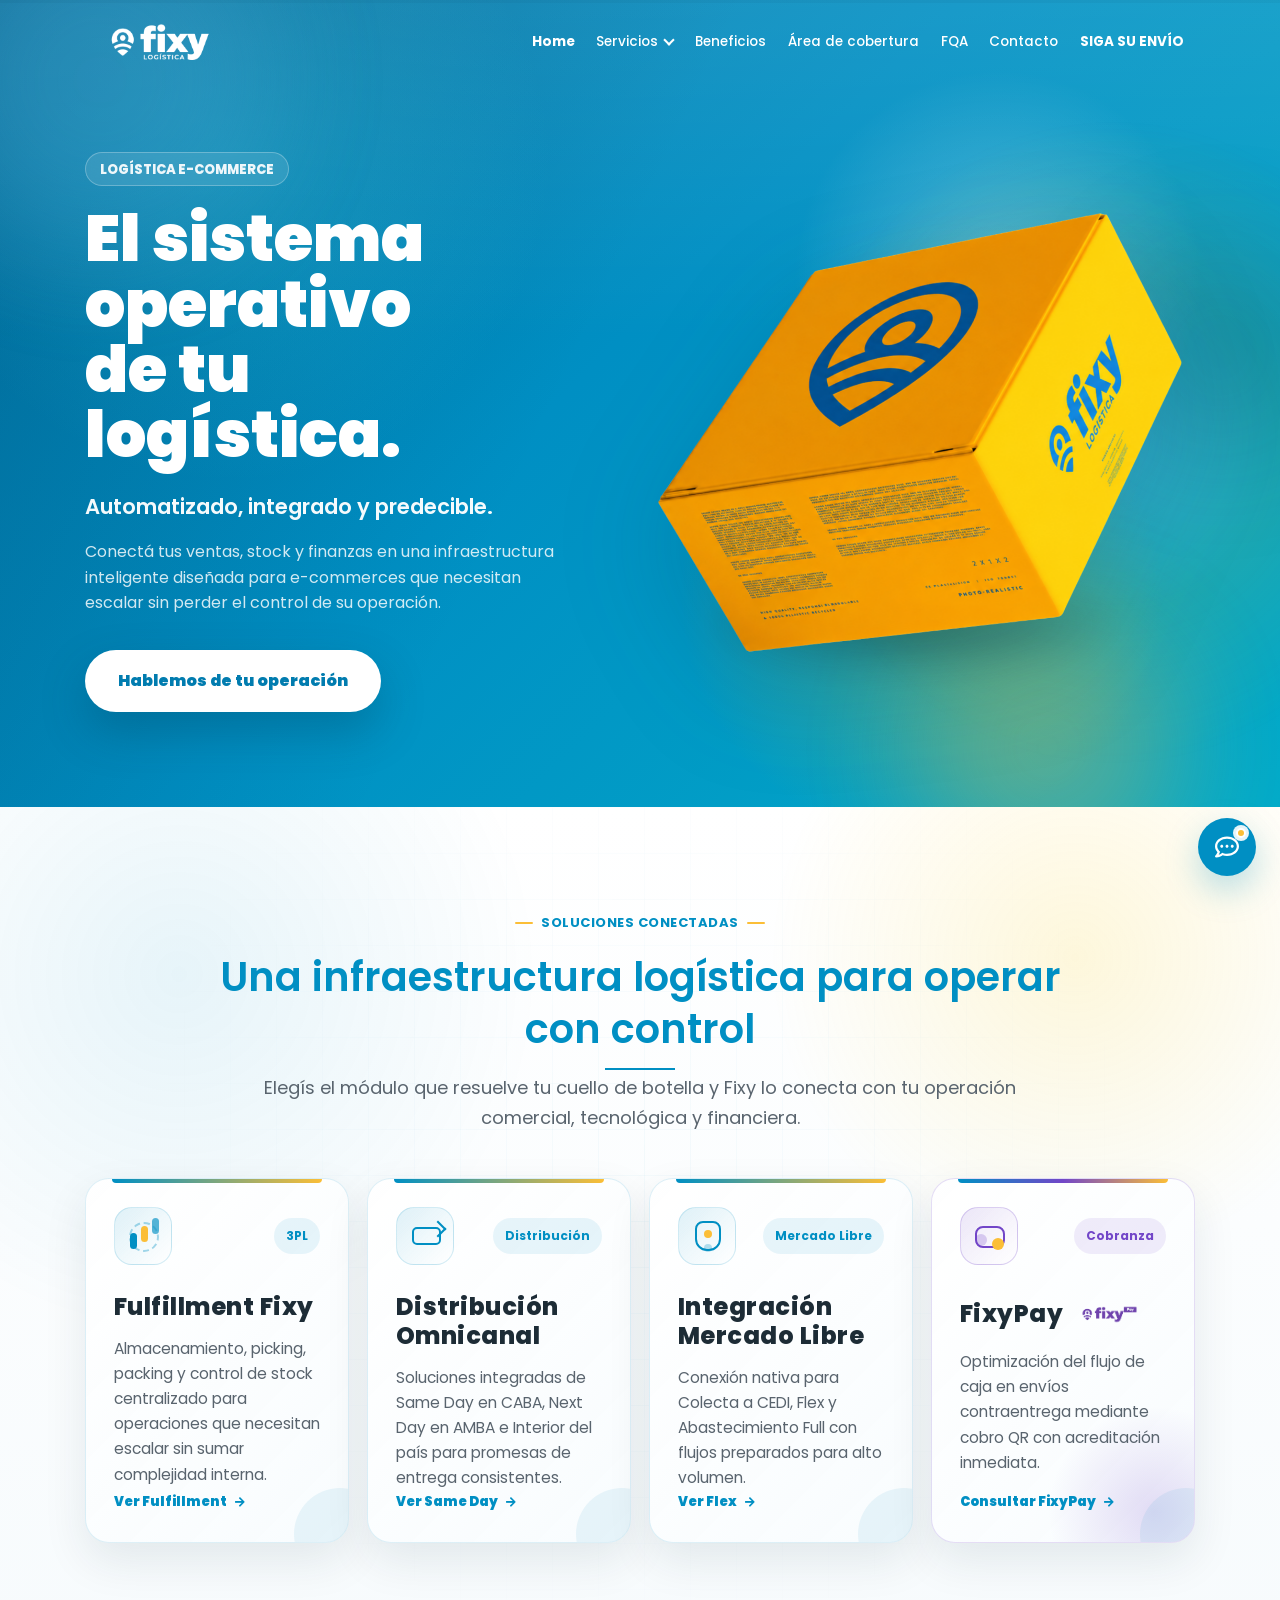
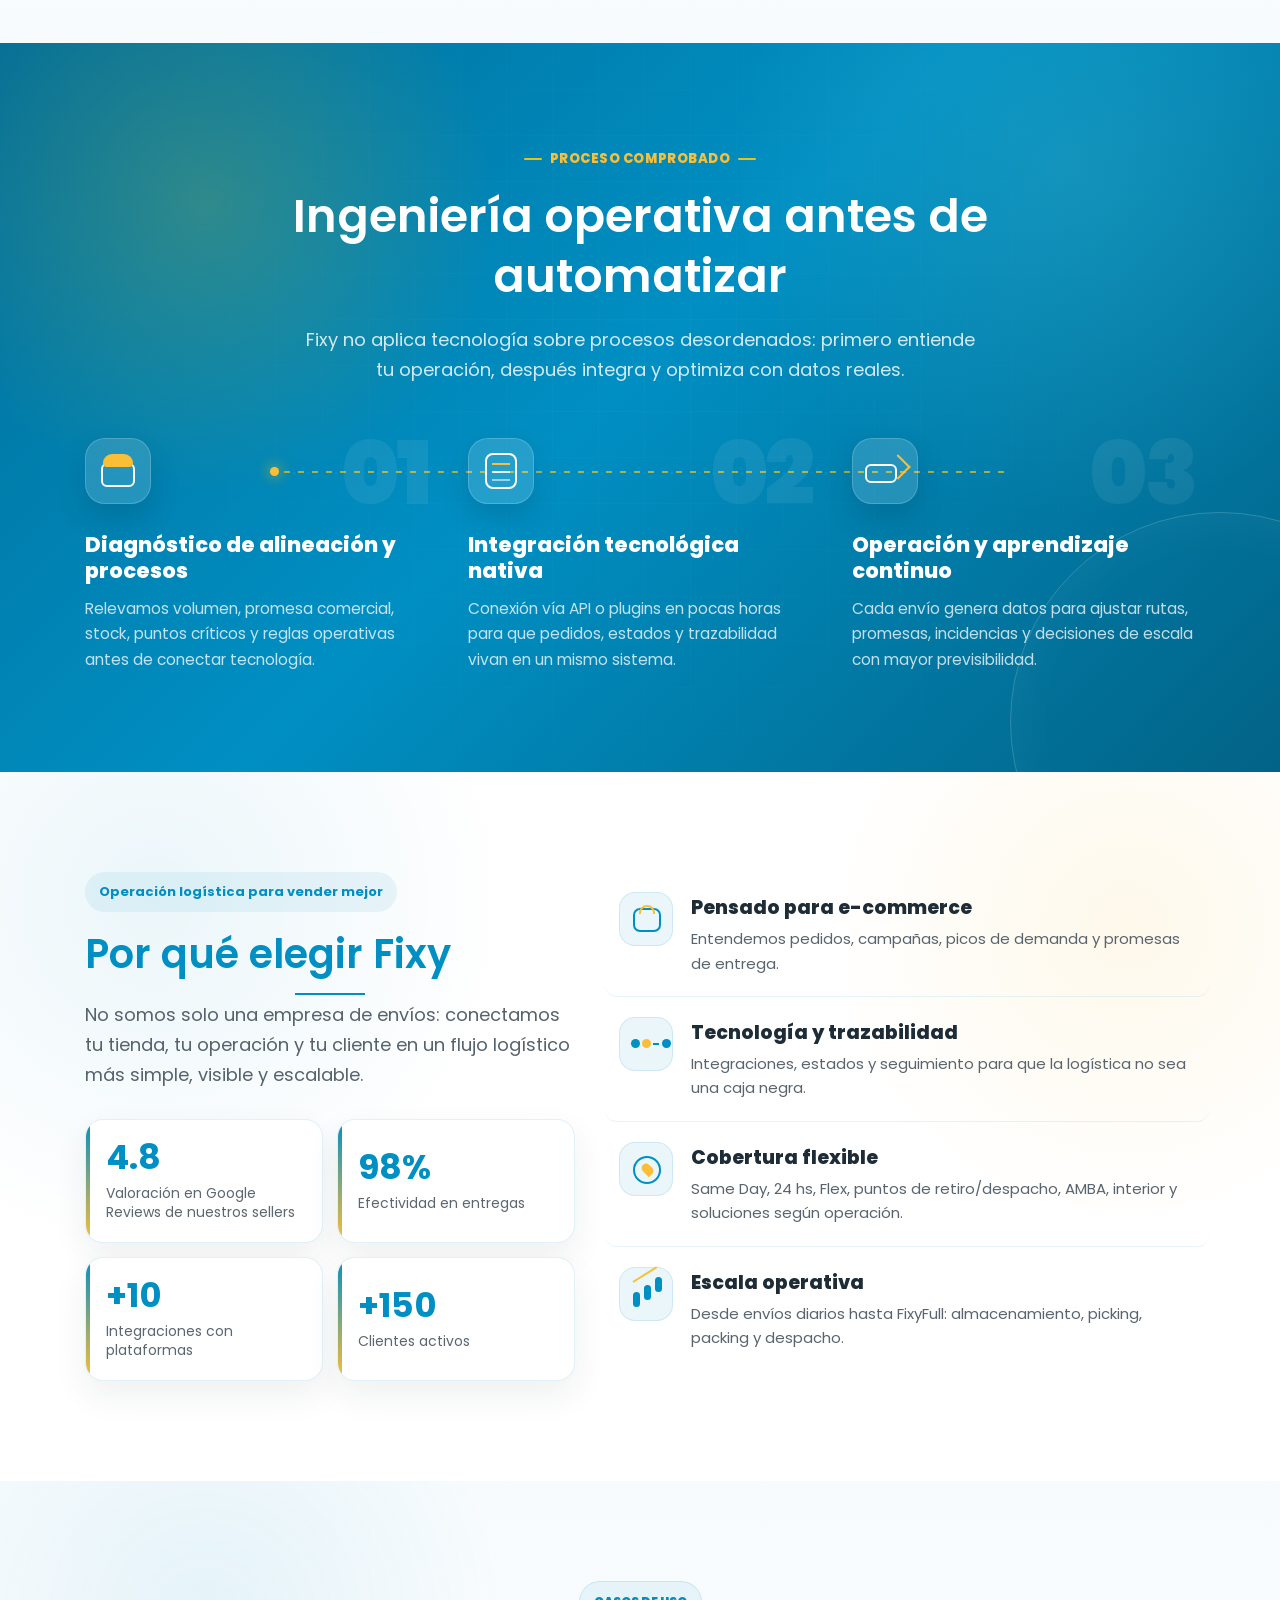
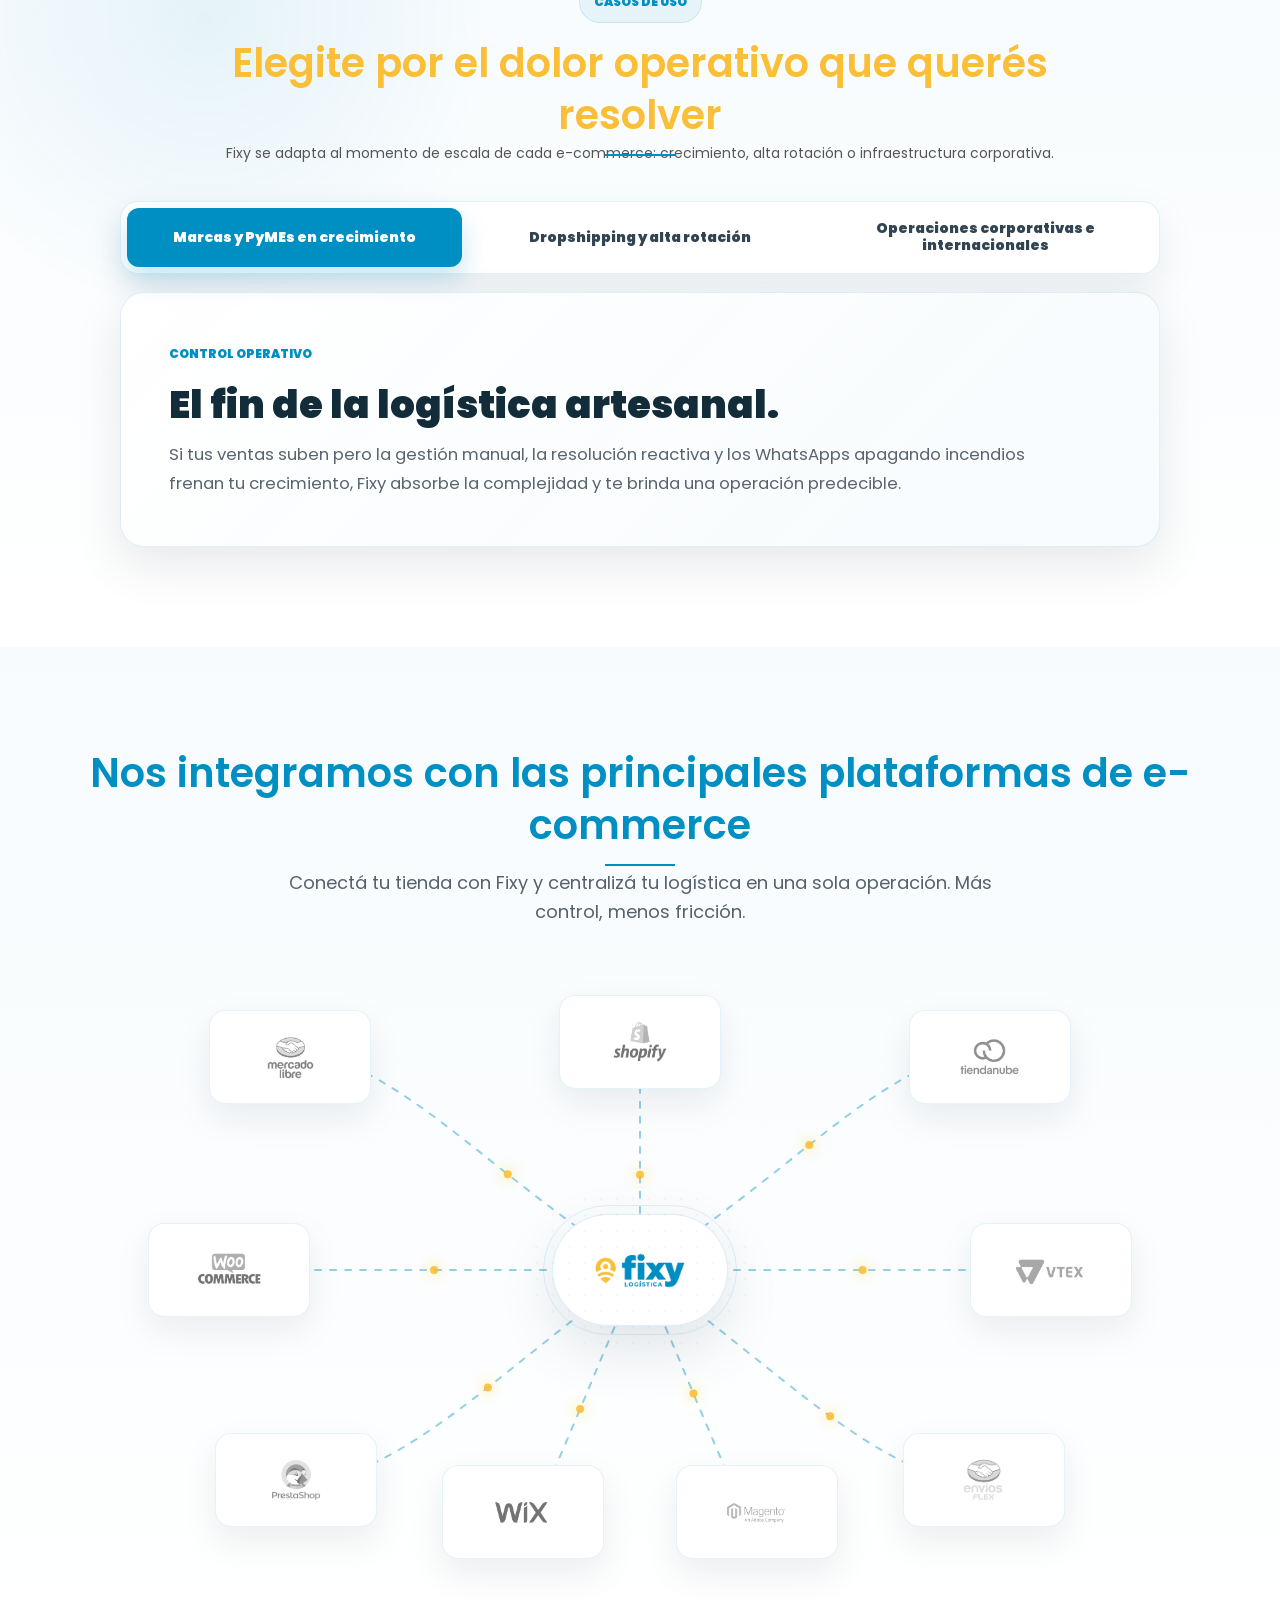
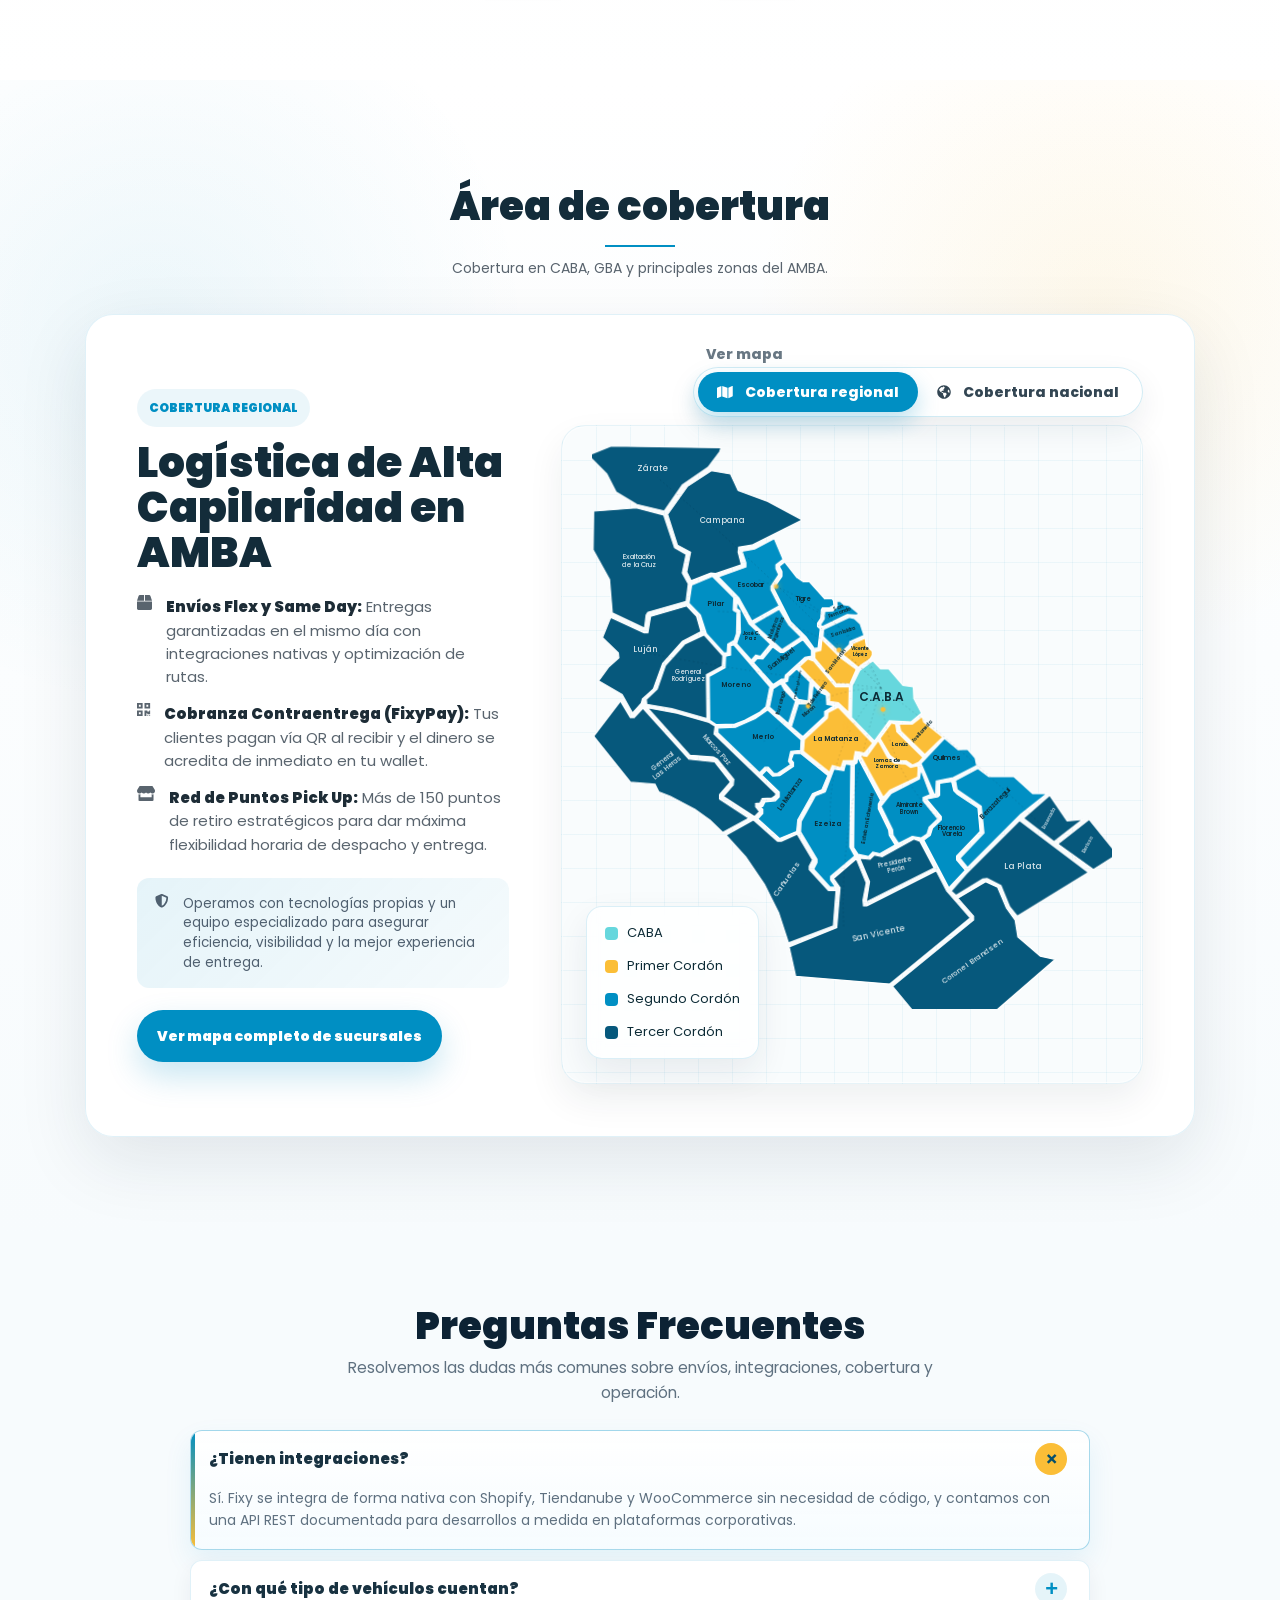
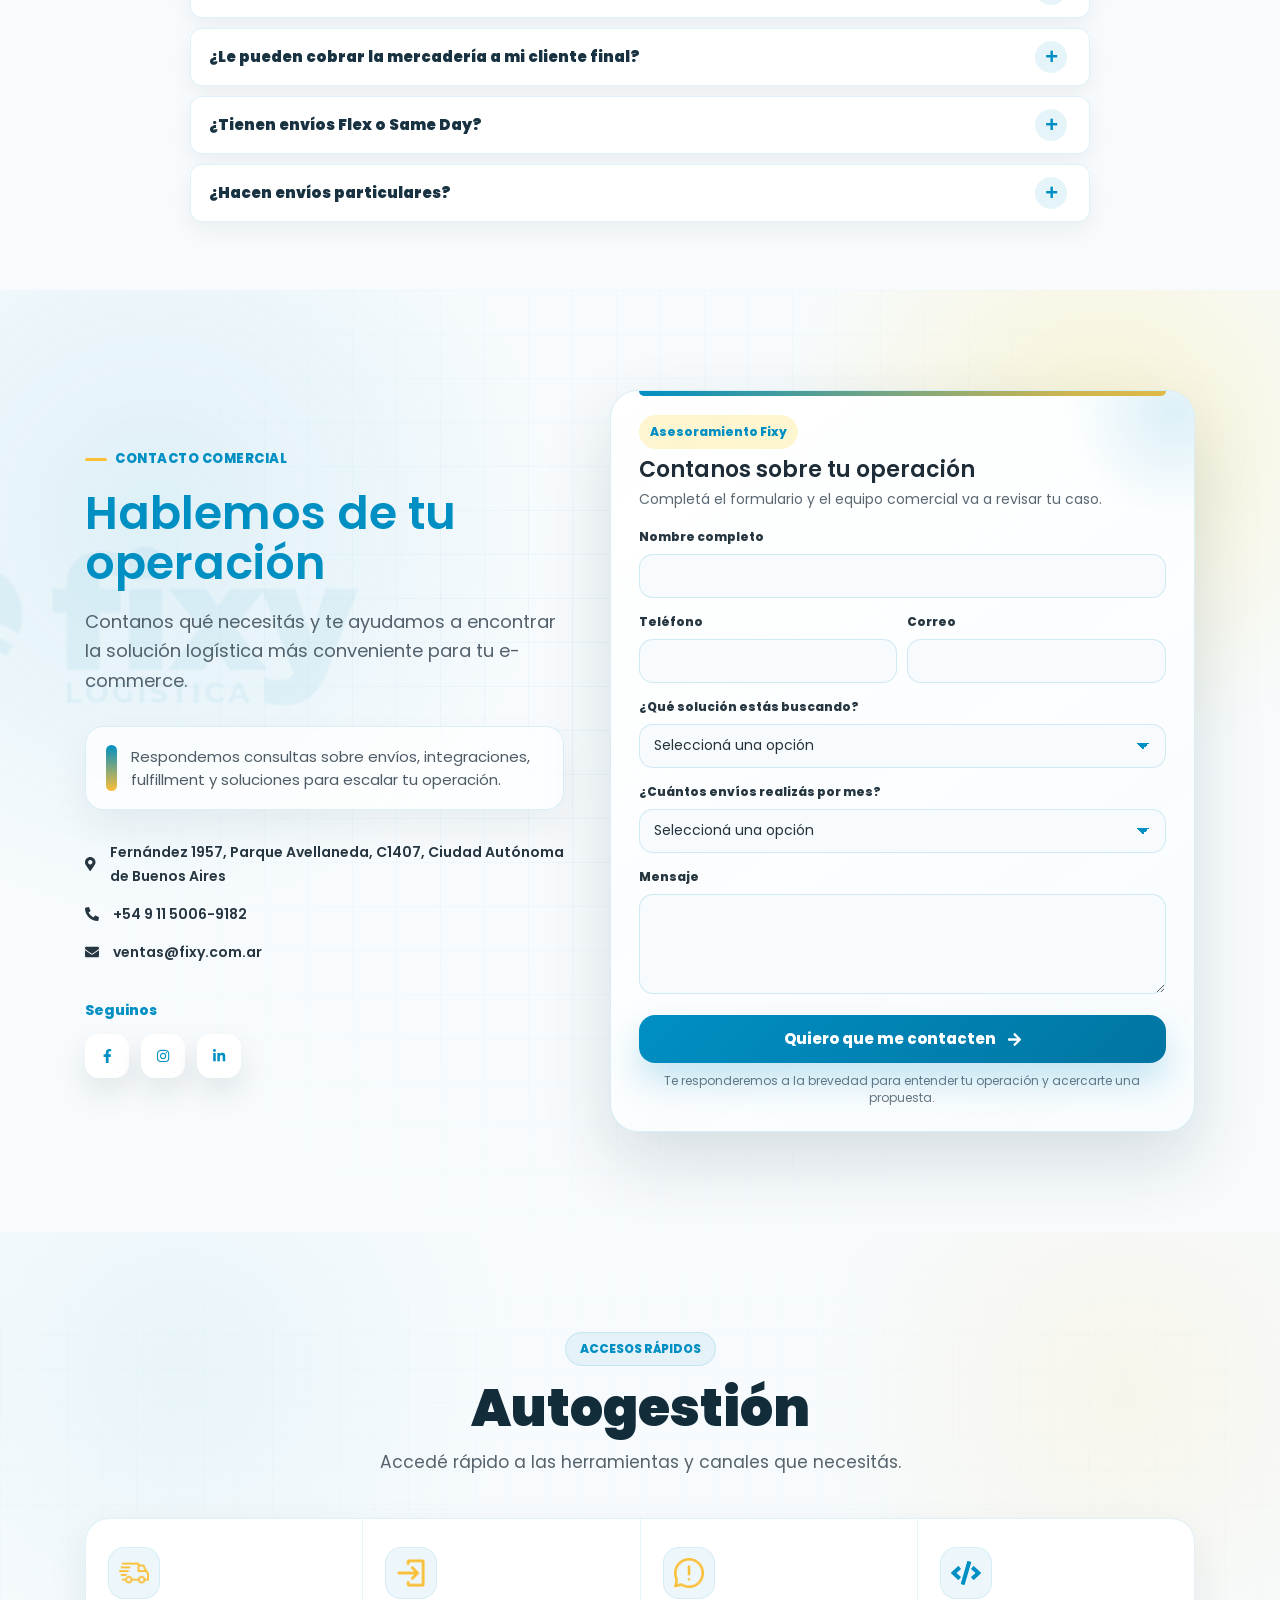
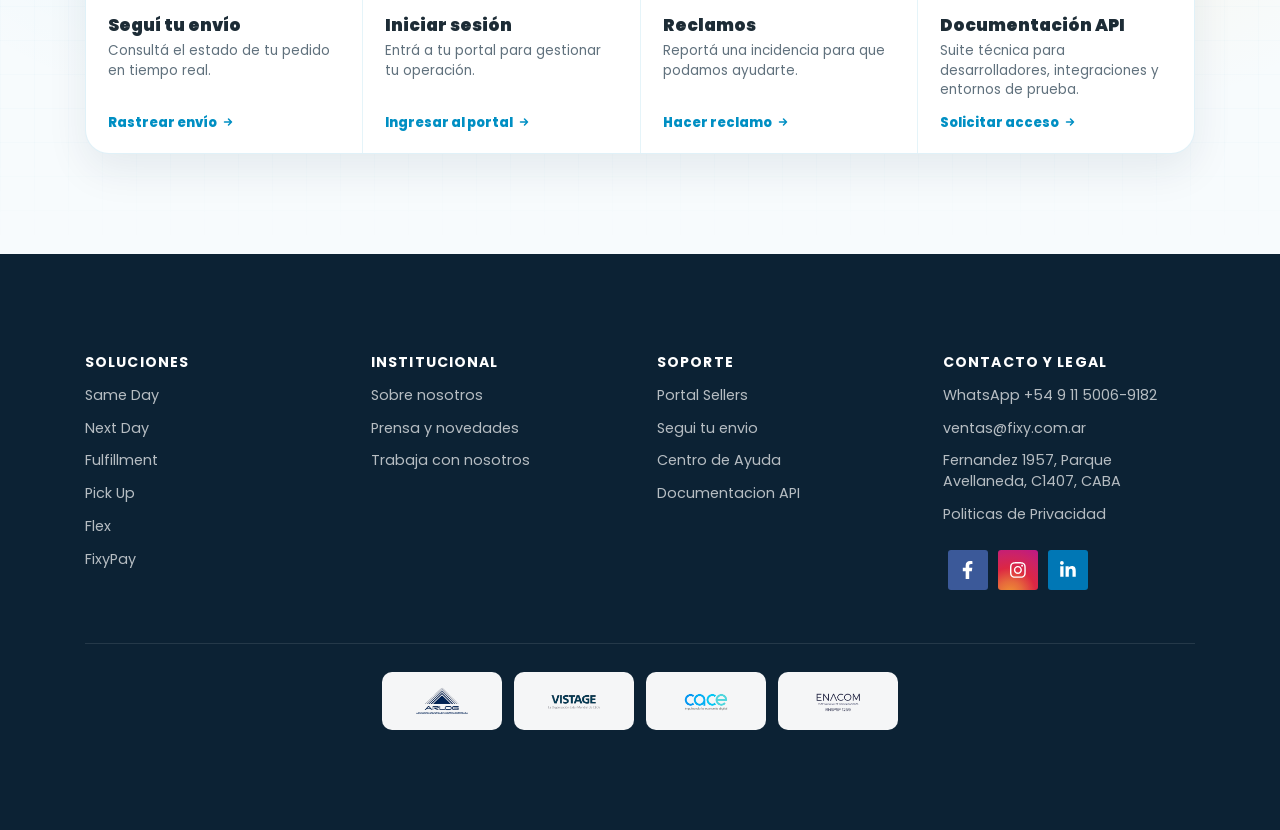
<file: index.html>
﻿<!DOCTYPE html>
<html lang="es">
<head>
    <meta charset="UTF-8">
    <meta name="viewport" content="width=device-width, initial-scale=1">

    <title>Fixy | Logística para e-commerce en Argentina</title>

    <meta name="description" content="Soluciones logísticas para e-commerce: envíos Same Day, 24 hs, Flex, fulfillment, logística inversa, contra reembolso e integraciones con tiendas online.">

    <meta name="robots" content="index, follow">
    <meta name="author" content="Fixy Logística">
    <link rel="canonical" href="https://fixy.com.ar/">

    <meta property="og:title" content="Fixy | Logística para e-commerce en Argentina">
    <meta property="og:description" content="Logística para marcas y tiendas online: envíos Same Day, 24 hs, Flex, fulfillment, logística inversa, contra reembolso e integraciones.">
    <meta property="og:type" content="website">
    <meta property="og:url" content="https://fixy.com.ar/">
    <meta property="og:site_name" content="Fixy Logística">
    <meta property="og:locale" content="es_AR">
    <meta property="og:image" content="https://fixy.com.ar/images/logo-celeste.png">

    <meta name="twitter:card" content="summary_large_image">
    <meta name="twitter:title" content="Fixy | Logística para e-commerce en Argentina">
    <meta name="twitter:description" content="Soluciones logísticas para e-commerce: envíos, fulfillment, logística inversa, contra reembolso e integraciones.">
    <meta name="twitter:image" content="https://fixy.com.ar/images/logo-celeste.png">

    <meta name="facebook-domain-verification" content="m6s2j6q0kaxz55ly32c7485lj0408s">

    <!-- TRACKING PRODUCCIÓN
    Antes de subir a producción, colocar aquí los scripts oficiales y actuales de GTM, GA4, Google Ads o Meta Pixel.
    Mantener una sola implementación por herramienta para evitar mediciones duplicadas.
    -->

    <link rel="stylesheet" href="css/style.css">
    <link rel="stylesheet" href="css/responsive.css">
    <link rel="stylesheet" href="css/fixy-motion.css">
    <style>
        @media (max-width: 767px) {
            .navbar.navbar-expand-lg > .container > button.navbar-toggler.d-lg-none {
                display: inline-flex !important;
                align-items: center !important;
                justify-content: center !important;
                position: fixed !important;
                top: 22px !important;
                right: 16px !important;
                width: 44px !important;
                height: 44px !important;
                background: rgba(30, 37, 40, 0.07) !important;
                border: 1px solid rgba(30, 37, 40, 0.14) !important;
                border-radius: 14px !important;
                z-index: 10000 !important;
                opacity: 1 !important;
                visibility: visible !important;
            }

            .navbar.navbar-expand-lg > .container > button.navbar-toggler.d-lg-none .navbar-toggler-icon,
            .navbar.navbar-expand-lg > .container > button.navbar-toggler.d-lg-none .navbar-toggler-icon::before,
            .navbar.navbar-expand-lg > .container > button.navbar-toggler.d-lg-none .navbar-toggler-icon::after {
                width: 22px !important;
                height: 2px !important;
                background: #1E2528 !important;
                background-image: none !important;
                border-radius: 999px !important;
            }

            .navbar.navbar-expand-lg > .container > button.navbar-toggler.d-lg-none .navbar-toggler-icon {
                position: relative !important;
                display: block !important;
                inset: auto !important;
                margin: 0 !important;
                transform: none !important;
            }

            .navbar.navbar-expand-lg > .container > button.navbar-toggler.d-lg-none .navbar-toggler-icon::before,
            .navbar.navbar-expand-lg > .container > button.navbar-toggler.d-lg-none .navbar-toggler-icon::after {
                content: "" !important;
                position: absolute !important;
                left: 0 !important;
            }

            .navbar.navbar-expand-lg > .container > button.navbar-toggler.d-lg-none .navbar-toggler-icon::before {
                top: -7px !important;
            }

            .navbar.navbar-expand-lg > .container > button.navbar-toggler.d-lg-none .navbar-toggler-icon::after {
                top: 7px !important;
            }
        }
    </style>
</head>

<body class="homepage-5">
    <div class="fxm-progress" aria-hidden="true"><span></span></div>
    <a href="https://linktr.ee/fixylogistica" target="_blank" rel="noopener noreferrer" class="wp-fijo" aria-label="Contactar a Fixy">
        <i class="far fa-comment-dots" aria-hidden="true"></i>
    </a>
    <button class="fixy-mobile-menu-button navbar-toggler" type="button" data-toggle="navbarToggler" aria-label="Abrir menú">
        <span class="navbar-toggler-icon"></span>
    </button>

 

    <!--====== Scroll To Top Area Start ======-->
    <div id="scrollUp" title="Scroll To Top">
        <i class="fas fa-arrow-up"></i>
    </div>
    <!--====== Scroll To Top Area End ======-->

    <div class="main">
          <!-- ***** Header Start ***** -->
        <header class="navbar navbar-sticky navbar-expand-lg navbar-dark navbar-editorial-init">
            <div class="container position-relative">
                <a class="navbar-brand" href="index.html">
                    <img class="navbar-brand-regular" src="images/logo-blanco.png" alt="brand-logo" width="150">
                    <img class="navbar-brand-sticky" src="images/logo-celeste.png" alt="sticky brand-logo" width="150">
                </a>
                <button class="navbar-toggler d-lg-none" type="button" data-toggle="navbarToggler" aria-label="Toggle navigation">
                    <span class="navbar-toggler-icon"></span>
                </button>

                <div class="navbar-inner">
                    <!--  Mobile Menu Toggler -->
                    <button class="navbar-toggler d-lg-none" type="button" data-toggle="navbarToggler" aria-label="Toggle navigation">
                        <span class="navbar-toggler-icon"></span>
                    </button>
                    <nav>
                        <ul class="navbar-nav" id="navbar-nav">
 
                            <li class="nav-item">
                                <a class="nav-link scroll active" href="#home" aria-current="page">Home</a>
                            </li>

                            
                            <li class="nav-item services-nav-item">
                                <button class="nav-link services-menu-toggle" type="button" aria-expanded="false" aria-controls="services-dropdown">
                                    <span>Servicios</span>
                                    <span class="services-menu-chevron" aria-hidden="true"></span>
                                </button>
                                <div class="services-dropdown" id="services-dropdown">
                                    <a class="services-dropdown-link" href="pages/sameday.html"><span class="services-dropdown-icon services-icon-sameday" aria-hidden="true"></span><span><strong>Same Day</strong><small>Entregas en el dia para operaciones agiles.</small></span></a>
                                    <a class="services-dropdown-link" href="pages/fulfillment.html"><span class="services-dropdown-icon services-icon-fulfillment" aria-hidden="true"></span><span><strong>Fulfillment</strong><small>Almacenamiento, preparacion y despacho con FixyFull.</small></span></a>
                                    <a class="services-dropdown-link" href="pages/nextday.html"><span class="services-dropdown-icon services-icon-nextday" aria-hidden="true"></span><span><strong>Next Day</strong><small>Envios en 24 hs para CABA y GBA.</small></span></a>
                                    <a class="services-dropdown-link" href="pages/pickup.html"><span class="services-dropdown-icon services-icon-pickup" aria-hidden="true"></span><span><strong>Pick Up</strong><small>Puntos de retiro y despacho para ampliar cobertura.</small></span></a>
                                    <a class="services-dropdown-link" href="pages/flex.html"><span class="services-dropdown-icon services-icon-flex" aria-hidden="true"></span><span><strong>Flex</strong><small>Solucion para operaciones con Mercado Envios Flex.</small></span></a>
                                    <a class="services-dropdown-link" href="pages/fixypay.html"><span class="services-dropdown-icon services-icon-fixypay" aria-hidden="true"></span><span><strong>FixyPay</strong><small>Cobranza QR contraentrega con acreditacion inmediata.</small></span></a>
                                </div>
                            </li>

                            <li class="nav-item">
                                <a class="nav-link scroll" href="#beneficios">Beneficios</a>
                            </li>
                            <li class="nav-item">
                                <a class="nav-link scroll" href="#cobertura">Área de cobertura</a>
                            </li>

                            <li class="nav-item">
                                <a class="nav-link scroll" href="#faq">FQA</a>
                            </li>                            
                            <li class="nav-item">
                                <a class="nav-link scroll" href="#contacto">Contacto</a>
                            </li>
                            <li class="nav-item">
                                <a class="nav-link" href="https://fixy.epresis.com/seguimiento" target="_blank"><strong>SIGA SU ENVÍO</strong></a>
                            </li>                        </ul>
                    </nav>
                </div>
            </div>
        </header>
        <!-- ***** Header End ***** -->

        
<section id="home" class="section hero-main">
            <div class="fxm-mesh" aria-hidden="true"><span></span><span></span><span></span></div>
            <div class="container">
                <div class="hero-main-grid">
                    <div class="hero-copy">
                        <span class="hero-kicker">Logística e-commerce</span>
                        <h1 class="hero-editorial-title">
                            <span class="het-line het-line--1">El sistema operativo</span>
                            <span class="het-line het-line--2">de tu logística.</span>
                        </h1>
                        <p class="hero-subtitle">Automatizado, integrado y predecible.</p>
                        <p class="hero-description">Conectá tus ventas, stock y finanzas en una infraestructura inteligente diseñada para e-commerces que necesitan escalar sin perder el control de su operación.</p>
                        <a href="#contacto" class="scroll hero-cta fxm-magnetic fxm-shine">Hablemos de tu operación</a>
                    </div>
                    <div class="hero-visual" aria-hidden="true">
                        <div class="hero-box-stage">
                            <img src="images/caja-web.png" alt="" class="hero-box-img">
                        </div>
                    </div>
                </div>
            </div>
            <div class="hero-scroll-indicator" aria-hidden="true">SCROLL ↓</div>
        </section>



        <!-- ***** Home  ***** -->

  
        
        

        <!-- ***** Servicios ***** -->
        <section class="section ecommerce-solutions-section overflow-hidden ptb_100" id="servicios">
            <div class="container">
                <div class="section-heading ecommerce-solutions-heading text-center">
                    <span>Soluciones conectadas</span>
                    <h2>Una infraestructura logística para operar con control</h2>
                    <p>Elegís el módulo que resuelve tu cuello de botella y Fixy lo conecta con tu operación comercial, tecnológica y financiera.</p>
                </div>

                <div class="ecommerce-solutions-grid home-router-grid">
                    <a class="ecommerce-solution-card solution-scale" href="pages/fulfillment.html" style="--delay: .05s">
                        <div class="solution-card-top">
                            <div class="solution-icon solution-icon-scale" aria-hidden="true"></div>
                            <span class="solution-chip">3PL</span>
                        </div>
                        <h3>Fulfillment Fixy</h3>
                        <p>Almacenamiento, picking, packing y control de stock centralizado para operaciones que necesitan escalar sin sumar complejidad interna.</p>
                        <span class="solution-card-link">Ver Fulfillment</span>
                    </a>

                    <a class="ecommerce-solution-card solution-send" href="pages/sameday.html" style="--delay: .13s">
                        <div class="solution-card-top">
                            <div class="solution-icon solution-icon-send" aria-hidden="true"></div>
                            <span class="solution-chip">Distribución</span>
                        </div>
                        <h3>Distribución Omnicanal</h3>
                        <p>Soluciones integradas de Same Day en CABA, Next Day en AMBA e Interior del país para promesas de entrega consistentes.</p>
                        <span class="solution-card-link">Ver Same Day</span>
                    </a>

                    <a class="ecommerce-solution-card solution-dispatch" href="pages/flex.html" style="--delay: .21s">
                        <div class="solution-card-top">
                            <div class="solution-icon solution-icon-dispatch" aria-hidden="true"></div>
                            <span class="solution-chip">Mercado Libre</span>
                        </div>
                        <h3>Integración Mercado Libre</h3>
                        <p>Conexión nativa para Colecta a CEDI, Flex y Abastecimiento Full con flujos preparados para alto volumen.</p>
                        <span class="solution-card-link">Ver Flex</span>
                    </a>

                    <a class="ecommerce-solution-card solution-pay" href="#contacto" style="--delay: .29s">
                        <div class="solution-pay-glow" aria-hidden="true"></div>
                        <div class="solution-card-top">
                            <div class="solution-icon solution-icon-pay" aria-hidden="true"></div>
                            <span class="solution-chip solution-chip-pay">Cobranza</span>
                        </div>
                        <div class="solution-pay-brand">
                            <h3>FixyPay</h3>
                            <img src="images/FixyPay.png" alt="FixyPay">
                        </div>
                        <p>Optimización del flujo de caja en envíos contraentrega mediante cobro QR con acreditación inmediata.</p>
                        <span class="solution-card-link">Consultar FixyPay</span>
                    </a>
                </div>
            </div>
        </section>
        <!-- ***** Servicios ***** -->
        
        
        
                         

        <!-- ***** Proceso Fixy ***** -->
        <section class="section fixy-process-section overflow-hidden ptb_100">
            <div class="container">
                <div class="section-heading fixy-process-heading text-center">
                    <span>Proceso comprobado</span>
                    <h2>Ingeniería operativa antes de automatizar</h2>
                    <p>Fixy no aplica tecnología sobre procesos desordenados: primero entiende tu operación, después integra y optimiza con datos reales.</p>
                </div>

                <div class="process-timeline">
                    <div class="process-timeline-rail" aria-hidden="true">
                        <span class="process-rail-dot"></span>
                    </div>
                    <ol class="process-steps-list">
                        <li class="process-step">
                            <span class="process-step-num" aria-hidden="true">01</span>
                            <div class="process-icon process-icon-store" aria-hidden="true"></div>
                            <h3>Diagnóstico de alineación y procesos</h3>
                            <p>Relevamos volumen, promesa comercial, stock, puntos críticos y reglas operativas antes de conectar tecnología.</p>
                        </li>

                        <li class="process-step">
                            <span class="process-step-num" aria-hidden="true">02</span>
                            <div class="process-icon process-icon-manage" aria-hidden="true"></div>
                            <h3>Integración tecnológica nativa</h3>
                            <p>Conexión vía API o plugins en pocas horas para que pedidos, estados y trazabilidad vivan en un mismo sistema.</p>
                        </li>

                        <li class="process-step">
                            <span class="process-step-num" aria-hidden="true">03</span>
                            <div class="process-icon process-icon-delivery" aria-hidden="true"></div>
                            <h3>Operación y aprendizaje continuo</h3>
                            <p>Cada envío genera datos para ajustar rutas, promesas, incidencias y decisiones de escala con mayor previsibilidad.</p>
                        </li>
                    </ol>
                </div>
            </div>
        </section>
        <!-- ***** Proceso Fixy ***** -->             
        

                
        
        
        
        
        <!-- ***** Por qué elegir Fixy ***** -->
        <section class="section why-fixy-section overflow-hidden ptb_100">
            <div class="container">
                <div class="why-fixy-layout">
                    <div class="why-fixy-intro">
                        <div class="section-heading why-fixy-heading">
                            <span>Operación logística para vender mejor</span>
                            <h2>Por qué elegir Fixy</h2>
                            <p>No somos solo una empresa de envíos: conectamos tu tienda, tu operación y tu cliente en un flujo logístico más simple, visible y escalable.</p>
                        </div>

                        <div class="why-fixy-metrics">
                            <a class="why-metric-card why-metric-card-link" href="https://www.google.com/maps/place//data=!4m3!3m2!1s0x95bccb253312cd2b:0xb175d243a49e00b0!12e1?source=g.page.m.dd._&laa=lu-desktop-reviews-dialog-review-solicitation" target="_blank" rel="noopener">
                                <strong>4.8/5</strong>
                                <span>Valoración en Google Reviews de nuestros sellers</span>
                            </a>
                            <div class="why-metric-card">
                                <strong>98%</strong>
                                <span>Efectividad en entregas</span>
                            </div>
                            <div class="why-metric-card">
                                <strong>+10</strong>
                                <span>Integraciones con plataformas</span>
                            </div>
                            <div class="why-metric-card">
                                <strong>+150</strong>
                                <span>Clientes activos</span>
                            </div>
                        </div>
                    </div>

                    <ul class="why-feature-list">
                        <li class="why-feature-item">
                            <div class="why-fixy-icon why-icon-commerce" aria-hidden="true"></div>
                            <div class="why-feature-text">
                                <h3>Pensado para e-commerce</h3>
                                <p>Entendemos pedidos, campañas, picos de demanda y promesas de entrega.</p>
                            </div>
                        </li>

                        <li class="why-feature-item">
                            <div class="why-fixy-icon why-icon-trace" aria-hidden="true"></div>
                            <div class="why-feature-text">
                                <h3>Tecnología y trazabilidad</h3>
                                <p>Integraciones, estados y seguimiento para que la logística no sea una caja negra.</p>
                            </div>
                        </li>

                        <li class="why-feature-item">
                            <div class="why-fixy-icon why-icon-coverage" aria-hidden="true"></div>
                            <div class="why-feature-text">
                                <h3>Cobertura flexible</h3>
                                <p>Same Day, 24 hs, Flex, puntos de retiro/despacho, AMBA, interior y soluciones según operación.</p>
                            </div>
                        </li>

                        <li class="why-feature-item">
                            <div class="why-fixy-icon why-icon-scale" aria-hidden="true"></div>
                            <div class="why-feature-text">
                                <h3>Escala operativa</h3>
                                <p>Desde envíos diarios hasta FixyFull: almacenamiento, picking, packing y despacho.</p>
                            </div>
                        </li>
                    </ul>
                </div>
            </div>
        </section>
        <!-- ***** Por qué elegir Fixy ***** -->

    
        
        
        

        <!-- ***** Casos de uso ***** -->
        <section id="segmentos" class="section use-cases-section ptb_100 bg-gray">
            <div class="container">
                <div class="section-heading text-center use-cases-heading">
                    <span>Casos de uso</span>
                    <h2>Elegite por el dolor operativo que querés resolver</h2>
                    <p>Fixy se adapta al momento de escala de cada e-commerce: crecimiento, alta rotación o infraestructura corporativa.</p>
                </div>

                <div class="use-cases-tabs" role="tablist" aria-label="Segmentos de clientes Fixy">
                    <a class="use-case-tab active" id="case-growth-tab" data-toggle="tab" href="#case-growth" role="tab" aria-controls="case-growth" aria-selected="true">Marcas y PyMEs en crecimiento</a>
                    <a class="use-case-tab" id="case-rotation-tab" data-toggle="tab" href="#case-rotation" role="tab" aria-controls="case-rotation" aria-selected="false">Dropshipping y alta rotación</a>
                    <a class="use-case-tab" id="case-corp-tab" data-toggle="tab" href="#case-corp" role="tab" aria-controls="case-corp" aria-selected="false">Operaciones corporativas e internacionales</a>
                </div>

                <div class="tab-content use-cases-content">
                    <article class="tab-pane fade show active use-case-panel" id="case-growth" role="tabpanel" aria-labelledby="case-growth-tab">
                        <span>Control operativo</span>
                        <h3>El fin de la logística artesanal.</h3>
                        <p>Si tus ventas suben pero la gestión manual, la resolución reactiva y los WhatsApps apagando incendios frenan tu crecimiento, Fixy absorbe la complejidad y te brinda una operación predecible.</p>
                    </article>

                    <article class="tab-pane fade use-case-panel" id="case-rotation" role="tabpanel" aria-labelledby="case-rotation-tab">
                        <span>Flujo de caja</span>
                        <h3>Protegé tu flujo de caja.</h3>
                        <p>Si dependés críticamente del Pago Contra Reembolso, FixyPay te permite cobrar vía QR en la entrega con acreditación inmediata en tu wallet para que no frenes tu pauta publicitaria.</p>
                    </article>

                    <article class="tab-pane fade use-case-panel" id="case-corp" role="tabpanel" aria-labelledby="case-corp-tab">
                        <span>Infraestructura 3PL</span>
                        <h3>Infraestructura local con estándares regionales.</h3>
                        <p>Para marcas internacionales, marketplaces o plataformas que necesitan delegar el ciclo logístico completo en el país a través de FixyFull y una API REST robusta.</p>
                    </article>
                </div>
            </div>
        </section>
        <!-- ***** Casos de uso ***** -->
 

        
        
        

        <!-- ***** Integraciones ***** -->
        <section class="section integrations-hub-section overflow-hidden ptb_100">
            <div class="container">
                <div class="section-heading text-center integrations-heading">
                    <h2>Nos integramos con las principales plataformas de e-commerce</h2>
                    <p>Conectá tu tienda con Fixy y centralizá tu logística en una sola operación. Más control, menos fricción.</p>
                </div>

                <div class="integration-network" aria-label="Red de integraciones de Fixy">
                    <svg class="hub-lines" viewBox="0 0 1000 620" aria-hidden="true" focusable="false">
                        <path id="hub-line-ml" class="hub-line line-ml" d="M185 96 C280 126 356 218 500 310"></path>
                        <path id="hub-line-shopify" class="hub-line line-shopify" d="M500 82 C500 150 500 228 500 310"></path>
                        <path id="hub-line-tn" class="hub-line line-tn" d="M815 96 C720 126 644 218 500 310"></path>
                        <path id="hub-line-woo" class="hub-line line-woo" d="M130 310 C260 310 370 310 500 310"></path>
                        <path id="hub-line-vtex" class="hub-line line-vtex" d="M870 310 C740 310 630 310 500 310"></path>
                        <path id="hub-line-presta" class="hub-line line-presta" d="M190 520 C288 492 370 402 500 310"></path>
                        <path id="hub-line-wix" class="hub-line line-wix" d="M395 552 C430 478 462 392 500 310"></path>
                        <path id="hub-line-magento" class="hub-line line-magento" d="M605 552 C570 478 538 392 500 310"></path>
                        <path id="hub-line-flex" class="hub-line line-flex" d="M810 520 C712 492 630 402 500 310"></path>

                        <circle class="hub-flow flow-ml" r="4"><animateMotion dur="4.8s" repeatCount="indefinite" path="M185 96 C280 126 356 218 500 310"></animateMotion></circle>
                        <circle class="hub-flow flow-shopify" r="4"><animateMotion dur="4.2s" begin=".3s" repeatCount="indefinite" path="M500 82 C500 150 500 228 500 310"></animateMotion></circle>
                        <circle class="hub-flow flow-tn" r="4"><animateMotion dur="5s" begin=".5s" repeatCount="indefinite" path="M815 96 C720 126 644 218 500 310"></animateMotion></circle>
                        <circle class="hub-flow flow-woo" r="4"><animateMotion dur="4.4s" begin=".8s" repeatCount="indefinite" path="M130 310 C260 310 370 310 500 310"></animateMotion></circle>
                        <circle class="hub-flow flow-vtex" r="4"><animateMotion dur="4.4s" begin="1s" repeatCount="indefinite" path="M870 310 C740 310 630 310 500 310"></animateMotion></circle>
                        <circle class="hub-flow flow-presta" r="4"><animateMotion dur="5.2s" begin=".2s" repeatCount="indefinite" path="M190 520 C288 492 370 402 500 310"></animateMotion></circle>
                        <circle class="hub-flow flow-wix" r="4"><animateMotion dur="4.8s" begin=".7s" repeatCount="indefinite" path="M395 552 C430 478 462 392 500 310"></animateMotion></circle>
                        <circle class="hub-flow flow-magento" r="4"><animateMotion dur="4.8s" begin=".4s" repeatCount="indefinite" path="M605 552 C570 478 538 392 500 310"></animateMotion></circle>
                        <circle class="hub-flow flow-flex" r="4"><animateMotion dur="5.1s" begin=".9s" repeatCount="indefinite" path="M810 520 C712 492 630 402 500 310"></animateMotion></circle>
                    </svg>

                    <div class="fixy-core">
                        <img src="images/1-LogoFixy.png" alt="Fixy">
                    </div>

                    <div class="hub-nodes">
                        <div class="hub-node node-ml" style="--delay: .1s">
                            <img src="images/mercadolibre.png" alt="Mercado Libre">
                        </div>
                        <div class="hub-node node-shopify" style="--delay: .18s">
                            <img src="images/shopify.png" alt="Shopify">
                        </div>
                        <div class="hub-node node-tn" style="--delay: .26s">
                            <img src="images/tiendanube.png" alt="Tiendanube">
                        </div>
                        <div class="hub-node node-woo" style="--delay: .34s">
                            <img src="images/woocomerce.png" alt="WooCommerce">
                        </div>
                        <div class="hub-node node-vtex" style="--delay: .42s">
                            <img src="images/vtex.png" alt="VTEX">
                        </div>
                        <div class="hub-node node-presta" style="--delay: .5s">
                            <img src="images/prestashop.png" alt="PrestaShop">
                        </div>
                        <div class="hub-node node-wix" style="--delay: .58s">
                            <img src="images/wix.png" alt="Wix">
                        </div>
                        <div class="hub-node node-magento" style="--delay: .66s">
                            <img src="images/magento.png" alt="Magento">
                        </div>
                        <div class="hub-node node-flex" style="--delay: .74s">
                            <img src="images/mercadolibre-flex.png" alt="Mercado Envíos Flex">
                        </div>
                    </div>
                </div>

                <div class="hub-mobile-v2" aria-label="Red de integraciones de Fixy">
                    <div class="hmv2-node">
                        <img src="images/1-LogoFixy.png" alt="Fixy — hub de integraciones">
                    </div>

                    <svg class="hmv2-connectors" viewBox="0 0 360 80"
                         aria-hidden="true" focusable="false" preserveAspectRatio="none">
                        <path class="hmv2-path" d="M20,80 C20,44 180,14 180,0"/>
                        <path class="hmv2-path" d="M104,80 C104,50 180,14 180,0"/>
                        <path class="hmv2-path hmv2-path-center" d="M180,80 L180,0"/>
                        <path class="hmv2-path" d="M256,80 C256,50 180,14 180,0"/>
                        <path class="hmv2-path" d="M340,80 C340,44 180,14 180,0"/>

                        <circle class="hmv2-dot hmv2-dot-blue" r="3">
                            <animateMotion dur="2.2s" begin="0s" repeatCount="indefinite"
                                path="M20,80 C20,44 180,14 180,0"/>
                        </circle>
                        <circle class="hmv2-dot hmv2-dot-yellow" r="3">
                            <animateMotion dur="2.6s" begin="0.65s" repeatCount="indefinite"
                                path="M180,80 L180,0"/>
                        </circle>
                        <circle class="hmv2-dot hmv2-dot-blue" r="3">
                            <animateMotion dur="2.4s" begin="1.3s" repeatCount="indefinite"
                                path="M340,80 C340,44 180,14 180,0"/>
                        </circle>
                    </svg>

                    <div class="hmv2-marquee-wrap">
                        <div class="hmv2-marquee-track">
                            <img src="images/mercadolibre.png" alt="Mercado Libre">
                            <img src="images/mercadolibre-flex.png" alt="Mercado Envíos Flex">
                            <img src="images/shopify.png" alt="Shopify">
                            <img src="images/tiendanube.png" alt="Tiendanube">
                            <img src="images/woocomerce.png" alt="WooCommerce">
                            <img src="images/vtex.png" alt="VTEX">
                            <img src="images/wix.png" alt="Wix">
                            <img src="images/prestashop.png" alt="PrestaShop">
                            <img src="images/magento.png" alt="Magento">
                            <img src="images/mercadolibre.png" alt="" aria-hidden="true">
                            <img src="images/mercadolibre-flex.png" alt="" aria-hidden="true">
                            <img src="images/shopify.png" alt="" aria-hidden="true">
                            <img src="images/tiendanube.png" alt="" aria-hidden="true">
                            <img src="images/woocomerce.png" alt="" aria-hidden="true">
                            <img src="images/vtex.png" alt="" aria-hidden="true">
                            <img src="images/wix.png" alt="" aria-hidden="true">
                            <img src="images/prestashop.png" alt="" aria-hidden="true">
                            <img src="images/magento.png" alt="" aria-hidden="true">
                        </div>
                    </div>
                </div>
            </div>
        </section>
        <!-- ***** Integraciones ***** -->        
         

        <!-- ***** Precios ***** -->
        <section id="cobertura" class="section contact-area coverage-dynamic-section overflow-hidden ptb_100">
            <div class="container">
                <div class="row justify-content-center">
                    <div class="col-12 col-md-10 col-lg-12">
                        <!-- Section Heading -->
                        <div class="section-heading text-center">
                            <h2>Área de cobertura</h2>
                            <p class="d-none d-sm-block mt-4">Cobertura en CABA, GBA y principales zonas del AMBA.</p>
                           
                        </div>
                    </div>
                </div>
                <div class="row justify-content-center">
                    <div class="col-12">
                        <div class="fixy-coverage-flip" tabindex="0" role="button" aria-pressed="false" aria-label="Tarjeta interactiva: tocá para ver la cobertura en todo el país">
                            <div class="fixy-coverage-flip__inner">
                                <div class="fixy-coverage-flip__face fixy-coverage-flip__face--front">
                                                                        <div class="coverage-dynamic-copy coverage-dynamic-copy--front">
                                        <span class="coverage-dynamic-kicker">Cobertura Regional</span>
                                        <h3>Logística de Alta Capilaridad en AMBA</h3>
                                        <ul class="coverage-service-list">
                                            <li><i class="fas fa-box" aria-hidden="true"></i><span><strong>Envíos Flex y Same Day:</strong> Entregas garantizadas en el mismo día con integraciones nativas y optimización de rutas.</span></li>
                                            <li><i class="fas fa-qrcode" aria-hidden="true"></i><span><strong>Cobranza Contraentrega (FixyPay):</strong> Tus clientes pagan vía QR al recibir y el dinero se acredita de inmediato en tu wallet.</span></li>
                                            <li><i class="fas fa-store" aria-hidden="true"></i><span><strong>Red de Puntos Pick Up:</strong> Más de 150 puntos de retiro estratégicos para dar máxima flexibilidad horaria de despacho y entrega.</span></li>
                                        </ul>
                                        <div class="coverage-assurance"><i class="fas fa-shield-alt" aria-hidden="true"></i><span>Operamos con tecnologías propias y un equipo especializado para asegurar eficiencia, visibilidad y la mejor experiencia de entrega.</span></div>
                                        <a class="coverage-pickup-cta" href="pages/pickup.html">Ver mapa completo de sucursales</a>
                                    </div>
                                    <div class="coverage-map-panel">
                                        <div class="coverage-map-switch" aria-label="Selector de mapa">
                                            <span>Ver mapa</span>
                                            <button class="coverage-map-switch-btn is-active" type="button"><i class="fas fa-map" aria-hidden="true"></i>Cobertura regional</button>
                                            <button class="coverage-map-switch-btn" type="button"><i class="fas fa-globe-americas" aria-hidden="true"></i>Cobertura nacional</button>
                                        </div>
                                    <div class="fixy-coverage-map">
                            <div class="fixy-coverage-map__canvas">
<svg viewBox="20 10 950 1030" role="img" aria-label="Mapa de cobertura Fixy en el AMBA">
<path class="p z2" d="M493,592 483,591 480,603 462,600 446,642 428,649 402,696 401,715 431,765 431,771 425,783 455,816 465,816 456,803 456,796 500,759 491,743Z" data-n="Ezeiza" data-z="Cobertura AMBA" style="--d:593ms"/>
<path class="p z2" d="M851,645 825,645 791,614 745,614 725,599 684,621 687,638 731,668 736,717 692,763 706,780 803,683Z" data-n="Berazategui" data-z="Cobertura AMBA" style="--d:682ms"/>
<path class="p z2" d="M279,373 273,375 273,392 264,394 263,415 234,431 235,511 247,519 281,518 299,511 327,496 338,486 345,450Z" data-n="Moreno" data-z="Cobertura AMBA" style="--d:636ms"/>
<path class="p z2" d="M677,623 655,626 655,648 652,651 631,655 658,687 658,693 642,708 638,721 626,730 672,817 702,785 686,766 686,759 729,714 725,671 687,646 681,640Z" data-n="Florencio Varela" data-z="Cobertura AMBA" style="--d:650ms"/>
<path class="p z2" d="M250,525 250,534 326,607 336,597 342,597 352,608 359,608 383,592 379,586 383,568 401,566 402,547 341,492 318,508 282,524Z" data-n="Merlo" data-z="Cobertura AMBA" style="--d:547ms"/>
<path class="p z2" d="M402,572 388,572 384,583 388,588 388,595 363,612 350,613 339,602 330,611 362,642 362,651 355,658 336,660 332,668 327,668 332,674 332,681 323,691 363,727 394,714 396,693 423,645 440,638 451,612Z" data-n="La Matanza" data-z="Cobertura AMBA" style="--d:574ms"/>
<path class="p z2" d="M353,179 317,198 294,202 301,223 301,231 251,249 288,287 312,330 362,302 347,273 347,266 361,245 356,234 356,227 369,217Z" data-n="Escobar" data-z="Cobertura AMBA" style="--d:761ms"/>
<path class="p z2" d="M372,222 362,230 367,239 367,248 352,270 383,331 411,359 426,380 433,379 437,344 432,340 432,334 438,325 439,309 441,306 453,306 462,301 461,292 458,289 445,289 417,258 406,258 394,250Z" data-n="Tigre" data-z="Cobertura AMBA" style="--d:547ms"/>
<path class="p z2" d="M240,248 202,264 197,297 218,319 229,353 261,388 267,388 268,372 280,365 284,353 285,314 278,310 279,287Z" data-n="Pilar" data-z="Cobertura AMBA" style="--d:826ms"/>
<path class="p z2" d="M505,578 504,589 499,592 498,744 506,756 525,760 533,752 546,755 574,739 563,721 562,712 543,673 543,664 547,657Z" data-n="Esteban Echeverría" data-z="Cobertura AMBA" style="--d:516ms"/>
<path class="p z2" d="M621,601 618,618 566,645 548,668 569,711 570,721 580,736 605,723 621,726 632,719 636,706 652,691 625,658 625,652 638,647Z" data-n="Almirante Brown" data-z="Cobertura AMBA" style="--d:499ms"/>
<path class="p z2" d="M664,544 621,590 645,646 648,646 649,622 680,616 723,594 720,580 706,564 689,565Z" data-n="Quilmes" data-z="Cobertura AMBA" style="--d:398ms"/>
<path class="p z2" d="M421,383 405,364 370,387 364,387 350,377 332,399 322,398 315,406 351,446 366,436 372,436 373,429 409,396 421,394Z" data-n="San Miguel" data-z="Cobertura AMBA" style="--d:468ms"/>
<path class="p z2" d="M424,446 420,481 397,481 384,523 405,541 445,504 445,495 463,484 449,482 448,465 437,460Z" data-n="Morón" data-z="Cobertura AMBA" style="--d:314ms"/>
<path class="p z2" d="M362,308 315,335 367,382 402,359 379,336Z" data-n="Malvinas Argentinas" data-z="Cobertura AMBA" style="--d:550ms"/>
<path class="p z2" d="M499,325 490,323 443,345 442,358 474,388 490,373 491,367 517,356 510,335Z" data-n="San Isidro" data-z="Cobertura AMBA" style="--d:336ms"/>
<path class="p z2" d="M285,294 284,307 290,311 291,350 284,371 311,401 319,392 328,394 346,372 307,335Z" data-n="José C. Paz" data-z="Cobertura AMBA" style="--d:634ms"/>
<path class="p z2" d="M365,444 351,453 344,487 379,517 392,476 372,456Z" data-n="Ituzaingó" data-z="Cobertura AMBA" style="--d:434ms"/>
<path class="p z2" d="M394,417 379,431 377,440 371,442 397,473 415,476 418,441Z" data-n="Hurlingham" data-z="Cobertura AMBA" style="--d:370ms"/>
<path class="p z2" d="M507,316 489,301 480,300 474,294 467,294 468,303 460,311 445,312 444,326 437,337 441,340 486,318 504,319Z" data-n="San Fernando" data-z="Cobertura AMBA" style="--d:427ms"/>
<path class="p caba" d="M533,402 509,420 495,448 494,506 536,549 563,512 603,514 622,498 608,471 607,450 588,447 562,417 547,417Z" data-n="C.A.B.A." data-z="C.A.B.A." style="--d:0ms"/>
<path class="p z3" d="M711,872 668,823 649,786 522,850 516,850 515,840 521,808 503,764 461,800 473,817 467,890 380,925 392,979 564,993Z" data-n="San Vicente" data-z="3er cordón" style="--d:1010ms"/>
<path class="p z3" d="M761,816 739,806 688,836 717,869 717,876 569,997 625,1065 760,1040 866,948 839,942 798,907 793,876 777,854Z" data-n="Coronel Brandsen" data-z="3er cordón" style="--d:1224ms"/>
<path class="p z3" d="M23,129 22,200 52,254 57,315 116,343 119,319 122,314 192,294 196,262 185,242 192,208 171,196 151,136 101,123Z" data-n="Exaltación de la Cruz" data-z="3er cordón" style="--d:1222ms"/>
<path class="p z3" d="M404,145 341,111 287,91 273,61 238,55 194,84 158,135 176,191 200,204 193,240 201,256 237,242 246,243 293,227 287,204 288,195 312,191Z" data-n="Campana" data-z="3er cordón" style="--d:1044ms"/>
<path class="p z3" d="M23,540 90,624 135,628 142,642 163,650 208,674 236,694 259,716 307,690 253,655 253,647 273,624 244,587 197,582 113,489 97,506 90,506 72,476Z" data-n="General Las Heras" data-z="3er cordón" style="--d:984ms"/>
<path class="p z3" d="M265,721 301,761 335,811 361,863 379,918 461,887 466,822 452,822 417,784 417,778 423,766 395,719 366,732 359,732 315,693Z" data-n="Cañuelas" data-z="3er cordón" style="--d:888ms"/>
<path class="p z3" d="M927,789 801,694 704,791 676,823 685,831 734,801 742,800 767,813 783,852 797,869Z" data-n="La Plata" data-z="3er cordón" style="--d:967ms"/>
<path class="p z3" d="M193,302 127,321 122,351 115,351 54,323 39,360 68,388 69,397 50,414 32,439 75,464 94,498 110,480 112,472 132,454 149,407 185,367 219,349 211,321Z" data-n="Luján" data-z="3er cordón" style="--d:1056ms"/>
<path class="p z3" d="M13,27 47,61 64,94 102,117 152,129 185,81 232,49 253,21 256,13 55,10Z" data-n="Zárate" data-z="3er cordón" style="--d:1418ms"/>
<path class="p z3" d="M121,488 199,575 242,578 249,582 279,619 278,629 260,650 317,687 326,678 319,669 319,663 327,662 331,654 349,653 355,649 356,645 243,536 245,522 234,515 175,498Z" data-n="Marcos Paz" data-z="3er cordón" style="--d:766ms"/>
<path class="p z3" d="M259,393 225,355 189,372 154,411 139,454 119,473 120,482 166,490 230,508 229,428 258,412Z" data-n="General Rodríguez" data-z="3er cordón" style="--d:850ms"/>
<path class="p z3" d="M619,732 608,728 550,760 536,757 528,765 509,763 527,806 521,843 645,781Z" data-n="Presidente Perón" data-z="3er cordón" style="--d:737ms"/>
<path class="p z3" d="M928,692 871,737 936,784 980,756Z" data-n="Berisso" data-z="3er cordón" style="--d:1111ms"/>
<path class="p z3" d="M856,648 808,690 864,733 917,692 888,695Z" data-n="Ensenada" data-z="3er cordón" style="--d:907ms"/>
<path class="p z1" d="M470,487 451,497 450,507 408,546 406,568 454,606 459,594 475,598 479,585 498,585 501,568 518,571 533,553Z" data-n="La Matanza" data-z="Primer cordón" style="--d:266ms"/>
<path class="p z1" d="M543,548 522,577 510,575 552,652 564,639 615,615 616,599 615,594 602,597 593,591 573,590 560,579Z" data-n="Lomas de Zamora" data-z="Primer cordón" style="--d:305ms"/>
<path class="p z1" d="M567,516 546,544 565,576 577,585 594,585 606,593 617,588 625,579 577,532 575,518Z" data-n="Lanús" data-z="Primer cordón" style="--d:216ms"/>
<path class="p z1" d="M440,363 438,383 427,386 427,398 466,444 491,445 503,418 473,396Z" data-n="San Martín" data-z="Primer cordón" style="--d:254ms"/>
<path class="p z1" d="M414,399 399,413 440,455 446,456 454,463 454,477 470,479 489,497 490,450 465,450 425,403Z" data-n="3 de Febrero" data-z="Primer cordón" style="--d:247ms"/>
<path class="p z1" d="M581,518 584,531 628,574 661,542 626,514 623,504 605,518Z" data-n="Avellaneda" data-z="Primer cordón" style="--d:235ms"/>
<path class="p z1" d="M519,361 496,371 495,376 478,391 506,414 528,399 532,392 532,385 521,375Z" data-n="Vicente López" data-z="Primer cordón" style="--d:230ms"/>
<g class="rutas"><g class="ruta"><path d="M548,452 Q427,315 245,312"/><circle r="4.5">
<animateMotion dur="2.60s" repeatCount="indefinite" path="M548,452 Q427,315 245,312" begin="0.0s"/>
<animate attributeName="opacity" values="0;1;1;0" keyTimes="0;.1;.85;1" dur="2.60s" repeatCount="indefinite" begin="0.0s"/></circle></g>
<g class="ruta"><path d="M548,452 Q478,303 321,254"/><circle r="4.5">
<animateMotion dur="3.05s" repeatCount="indefinite" path="M548,452 Q478,303 321,254" begin="0.7s"/>
<animate attributeName="opacity" values="0;1;1;0" keyTimes="0;.1;.85;1" dur="3.05s" repeatCount="indefinite" begin="0.7s"/></circle></g>
<g class="ruta"><path d="M548,452 Q419,454 333,551"/><circle r="4.5">
<animateMotion dur="3.50s" repeatCount="indefinite" path="M548,452 Q419,454 333,551" begin="1.4s"/>
<animate attributeName="opacity" values="0;1;1;0" keyTimes="0;.1;.85;1" dur="3.50s" repeatCount="indefinite" begin="1.4s"/></circle></g>
<g class="ruta"><path d="M548,452 Q447,558 456,704"/><circle r="4.5">
<animateMotion dur="3.95s" repeatCount="indefinite" path="M548,452 Q447,558 456,704" begin="2.1s"/>
<animate attributeName="opacity" values="0;1;1;0" keyTimes="0;.1;.85;1" dur="3.95s" repeatCount="indefinite" begin="2.1s"/></circle></g>
<g class="ruta"><path d="M548,452 Q555,611 677,713"/><circle r="4.5">
<animateMotion dur="4.40s" repeatCount="indefinite" path="M548,452 Q555,611 677,713" begin="2.8s"/>
<animate attributeName="opacity" values="0;1;1;0" keyTimes="0;.1;.85;1" dur="4.40s" repeatCount="indefinite" begin="2.8s"/></circle></g>
<g class="ruta"><path d="M548,452 Q509,344 403,299"/><circle r="4.5">
<animateMotion dur="4.85s" repeatCount="indefinite" path="M548,452 Q509,344 403,299" begin="3.5s"/>
<animate attributeName="opacity" values="0;1;1;0" keyTimes="0;.1;.85;1" dur="4.85s" repeatCount="indefinite" begin="3.5s"/></circle></g>
<g class="ruta"><path d="M548,452 Q320,220 140,68"/><circle r="4.5">
<animateMotion dur="5.30s" repeatCount="indefinite" path="M548,452 Q320,220 140,68" begin="4.2s"/>
<animate attributeName="opacity" values="0;1;1;0" keyTimes="0;.1;.85;1" dur="5.30s" repeatCount="indefinite" begin="4.2s"/></circle></g>
<g class="ruta"><path d="M548,452 Q700,560 905,765"/><circle r="4.5">
<animateMotion dur="5.75s" repeatCount="indefinite" path="M548,452 Q700,560 905,765" begin="4.9s"/>
<animate attributeName="opacity" values="0;1;1;0" keyTimes="0;.1;.85;1" dur="5.75s" repeatCount="indefinite" begin="4.9s"/></circle></g>
<g class="ruta"><path d="M548,452 Q470,700 480,890"/><circle r="4.5">
<animateMotion dur="6.20s" repeatCount="indefinite" path="M548,452 Q470,700 480,890" begin="5.6s"/>
<animate attributeName="opacity" values="0;1;1;0" keyTimes="0;.1;.85;1" dur="6.20s" repeatCount="indefinite" begin="5.6s"/></circle></g>
<g class="ruta"><path d="M548,452 Q280,420 120,388"/><circle r="4.5">
<animateMotion dur="6.65s" repeatCount="indefinite" path="M548,452 Q280,420 120,388" begin="6.3s"/>
<animate attributeName="opacity" values="0;1;1;0" keyTimes="0;.1;.85;1" dur="6.65s" repeatCount="indefinite" begin="6.3s"/></circle></g></g>
<text class="lb ld" x="450" y="704" font-size="13">Ezeiza</text>
<text class="lb ld" x="759" y="665" font-size="12" transform="rotate(-46 759 665)">Berazategui</text>
<text class="lb ld" x="284" y="450" font-size="13">Moreno</text>
<text class="lb ld" x="677" y="711" font-size="11"><tspan x="677" dy="0">Florencio</tspan><tspan x="677" dy="12">Varela</tspan></text>
<text class="lb ld" x="333" y="545" font-size="13">Merlo</text>
<text class="lb ld" x="384" y="649" font-size="12" transform="rotate(-55 384 649)">La Matanza</text>
<text class="lb ld" x="311" y="268" font-size="12">Escobar</text>
<text class="lb ld" x="407" y="293" font-size="12">Tigre</text>
<text class="lb ld" x="245" y="302" font-size="13">Pilar</text>
<text class="lb ld" x="526" y="689" font-size="9.5" transform="rotate(-80 526 689)">Esteban Echeverría</text>
<text class="lb ld" x="600" y="670" font-size="11"><tspan x="600" dy="0">Almirante</tspan><tspan x="600" dy="12">Brown</tspan></text>
<text class="lb ld" x="668" y="583" font-size="12">Quilmes</text>
<text class="lb ld" x="367" y="403" font-size="11" transform="rotate(-38 367 403)">San Miguel</text>
<text class="lb ld" x="419" y="497" font-size="10" transform="rotate(-40 419 497)">Morón</text>
<text class="lb ld" x="359" y="340" font-size="8.5" transform="rotate(-70 359 345)"><tspan x="359" dy="0">Malvinas</tspan><tspan x="359" dy="10">Argentinas</tspan></text>
<text class="lb ld" x="479" y="353" font-size="9.5" transform="rotate(-18 479 353)">San Isidro</text>
<text class="lb ld" x="310" y="355" font-size="9"><tspan x="310" dy="0">José C.</tspan><tspan x="310" dy="10">Paz</tspan></text>
<text class="lb ld" x="367" y="479" font-size="8.5" transform="rotate(-75 367 479)">Ituzaingó</text>
<text class="lb ld" x="397" y="447" font-size="7.5" transform="rotate(-78 397 447)">Hurlingham</text>
<text class="lb ld" x="471" y="308" font-size="8" transform="rotate(-20 471 312)"><tspan x="471" dy="0">San</tspan><tspan x="471" dy="9">Fernando</tspan></text>
<text class="lb ld" x="548" y="475" font-size="22">C.A.B.A</text>
<text class="lb lt" x="545" y="906" font-size="15" transform="rotate(-12 545 906)">San Vicente</text>
<text class="lb lt" x="717" y="956" font-size="14" transform="rotate(-35 717 956)">Coronel Brandsen</text>
<text class="lb lt" x="106" y="216" font-size="13"><tspan x="106" dy="0">Exaltación</tspan><tspan x="106" dy="15">de la Cruz</tspan></text>
<text class="lb lt" x="258" y="151" font-size="15">Campana</text>
<text class="lb lt" x="156" y="588" font-size="12" transform="rotate(-38 156 595)"><tspan x="156" dy="0">General</tspan><tspan x="156" dy="13">Las Heras</tspan></text>
<text class="lb lt" x="378" y="804" font-size="14" transform="rotate(-55 378 804)">Cañuelas</text>
<text class="lb lt" x="808" y="783" font-size="16">La Plata</text>
<text class="lb lt" x="117" y="386" font-size="15">Luján</text>
<text class="lb lt" x="131" y="56" font-size="15">Zárate</text>
<text class="lb lt" x="244" y="568" font-size="12.5" transform="rotate(48 244 568)">Marcos Paz</text>
<text class="lb lt" x="196" y="426" font-size="12"><tspan x="196" dy="0">General</tspan><tspan x="196" dy="13">Rodríguez</tspan></text>
<text class="lb lt" x="575" y="775" font-size="11" transform="rotate(-12 575 781)"><tspan x="575" dy="0">Presidente</tspan><tspan x="575" dy="12">Perón</tspan></text>
<text class="lb lt" x="928" y="740" font-size="9" transform="rotate(-62 928 740)">Berisso</text>
<text class="lb lt" x="857" y="692" font-size="9" transform="rotate(-62 857 692)">Ensenada</text>
<text class="lb ld" x="465" y="549" font-size="13">La Matanza</text>
<text class="lb ld" x="559" y="596" font-size="10" transform="translate(0,-8)"><tspan x="559" dy="0">Lomas de</tspan><tspan x="559" dy="11">Zamora</tspan></text>
<text class="lb ld" x="582" y="558" font-size="10">Lanús</text>
<text class="lb ld" x="468" y="406" font-size="9" transform="rotate(-52 468 406)">San Martín</text>
<text class="lb ld" x="434" y="464" font-size="9" transform="rotate(-54 434 464)">3 de Febrero</text>
<text class="lb ld" x="625" y="534" font-size="8" transform="rotate(-48 625 534)">Avellaneda</text>
<text class="lb ld" x="510" y="383" font-size="8.5"><tspan x="510" dy="0">Vicente</tspan><tspan x="510" dy="10">López</tspan></text>
</svg>
                                <div class="leyenda">
  <div><i style="background:var(--caba)"></i>CABA</div>
  <div><i style="background:var(--sun)"></i>Primer Cordón</div>
  <div><i style="background:var(--sky)"></i>Segundo Cordón</div>
  <div><i style="background:var(--deep)"></i>Tercer Cordón</div>
                            </div>
                            <div class="fixy-coverage-tooltip" aria-hidden="true"></div>
                                        </div>
                                    </div>
                                    </div>
                                    <span class="fixy-coverage-flip__badge"><i class="fa fa-refresh" aria-hidden="true"></i>Hay 2 mapas: ver Cobertura Nacional</span>
                                </div>
                                <div class="fixy-coverage-flip__face fixy-coverage-flip__face--back">
                                                                        <div class="coverage-dynamic-copy coverage-dynamic-copy--back">
                                        <span class="coverage-dynamic-kicker">Cobertura Nacional</span>
                                        <h3>Distribución y Conectividad Nacional</h3>
                                        <ul class="coverage-service-list">
                                            <li><i class="fas fa-truck" aria-hidden="true"></i><span><strong>Envíos Next Day e Interior:</strong> Llegamos a las principales ciudades del país con trazabilidad punta a punta en tiempo real.</span></li>
                                            <li><i class="fas fa-bolt" aria-hidden="true"></i><span><strong>Abastecimiento y Colecta:</strong> Logística integrada para centralizar despachos hacia centros de distribución y depósitos masivos.</span></li>
                                            <li><i class="fas fa-shield-alt" aria-hidden="true"></i><span><strong>Operación Asegurada:</strong> Despachos de alto volumen protegidos con coberturas de seguro obligatorias homologadas y conciliación digital.</span></li>
                                        </ul>
                                        <p class="coverage-expectation">Los servicios de FixyPay y Puntos Pick Up se encuentran disponibles exclusivamente para operaciones dentro de CABA y GBA.</p>
                                        
                                    </div>
                                    <div class="coverage-map-panel">
                                        <div class="coverage-map-switch" aria-label="Selector de mapa">
                                            <span>Ver mapa</span>
                                            <button class="coverage-map-switch-btn" type="button"><i class="fas fa-map" aria-hidden="true"></i>Cobertura regional</button>
                                            <button class="coverage-map-switch-btn is-active" type="button"><i class="fas fa-globe-americas" aria-hidden="true"></i>Cobertura nacional</button>
                                        </div>
                                    <div class="fixy-coverage-map fixy-coverage-map--ar">
                                        <div class="fixy-coverage-map__canvas">
<svg viewBox="0 0 480 720" role="img" aria-label="Mapa de Argentina, cobertura en todo el pais" class="ar-svg">
<path class="p ar-p" d="M252.904,372.312L252.707,371.326L252.312,370.844L252.006,370.275L251.765,369.99L251.458,369.486L250.866,369.004L250.691,368.588L250.45,368.478L250.187,367.909L249.661,367.58L249.048,367.405L248.785,367.011L248.062,366.791L247.339,366.309L246.923,366.178L246.704,365.959L246.047,365.937L245.411,365.981L244.995,366.09L244.798,365.915L244.82,365.74L244.535,365.63L243.943,365.806L243.746,365.915L243.812,365.63L243.746,365.499L243.505,365.74L243.483,361.95L243.461,356.429L243.44,349.725L243.418,335.573L243.264,238.368L259.739,238.28L269.773,238.017L282.918,222.944L284.144,222.594L286.949,222.944L289.227,224.171L290.804,222.419L292.031,219.264L293.433,217.687L293.521,217.161L295.361,218.782L297.421,220.841L299.261,221.586L300.444,222.112L300.531,222.988L301.189,223.383L301.977,223.295L302.722,223.514L303.16,223.821L303.511,224.347L303.774,224.872L304.08,224.478L304.913,224.347L305.526,224.127L305.921,225.004L306.49,225.705L307.849,225.749L309.251,225.661L309.557,226.099L309.645,227.238L310.521,227.173L311.069,227.786L311.376,227.961L312.471,227.677L312.887,227.918L313.369,227.808L313.742,228.378L314.333,228.465L315.034,228.86L315.341,229.495L315.976,229.955L316.886,229.802L317.51,229.9L317.663,230.229L318.112,230.875L318.474,231.379L318.945,231.554L319.854,231.521L321.563,230.963L322.527,230.831L323.228,231.094L323.535,231.576L323.535,232.277L323.578,232.978L323.359,233.723L323.228,234.249L323.578,234.512L323.666,234.862L323.184,235.257L322.746,235.826L321.87,236.089L321.519,236.177L321.694,236.483L322.045,237.228L322.089,238.017L321.913,238.543L321.519,238.981L321.344,239.594L321.651,240.164L322.045,241.128L322.834,241.741L323.578,241.917L323.973,243.363L325.2,244.326L326.427,245.159L327.522,245.422L329.231,246.079L330.37,247.043L331.246,246.912L332.385,247.7L334.226,249.059L335.672,249.935L337.074,250.811L339.834,253.44L341.28,255.237L342.2,256.463L343.033,258.304L343.208,259.092L341.674,261.371L339.812,264.065L339.177,266.103L339.002,267.505L339.177,268.666L339.308,269.28L340.009,270.966L340.71,272.084L343.033,275.041L345.399,276.487L347.195,276.4L348.641,276.443L348.992,275.786L349.517,276.093L350.218,279.423L350.481,287.047L349.43,289.062L345.18,295.81L343.208,299.71L337.556,305.669L336.942,307.947L336.679,309.656L336.767,310.883L336.548,311.759L335.935,312.197L335.54,312.635L332.911,314.826L331.465,315.702L326.251,318.419L320.906,320.741L311.661,323.94L304.124,325.561L300.794,326.569L283.531,329.723L272.27,330.161L271.065,330.074L270.408,329.614L270.32,329.46L269.313,329.614L268.677,329.986L267.779,329.658L267.472,329.46L267.012,329.504L265.61,329.022L264.559,328.584L264.121,328.168L263.77,327.752L263.354,326.744L262.697,326.109L261.82,325.889L261.448,325.846L261.119,325.824L260.703,325.692L260.615,325.451L260.659,325.101L260.352,324.947L260.484,324.772L259.892,324.356L259.629,324.422L259.476,324.706L259.257,324.904L258.928,324.728L258.578,324.816L258.008,324.904L257.548,324.772L257.548,324.444L257.417,324.334L257.263,324.487L257.198,324.772L256.935,324.838L257.066,325.101L256.913,325.407L256.694,325.736L257.001,326.021L257.22,326.459L257.767,326.547L258.425,326.591L259.06,326.459L259.301,326.591L259.279,326.853L259.695,327.116L260.177,327.029L259.958,327.423L260.177,327.795L260.33,328.124L260.243,328.584L260.09,329.11L260.265,329.482L260.462,329.986L260.571,330.249L260.725,330.797L260.659,331.235L260.133,331.783L259.827,332.44L260.09,332.812L260.068,333.404L260.352,334.193L260.966,334.937L261.36,334.981L261.798,335.288L261.01,335.2L260.484,335.332L260.352,335.507L260.528,335.814L262.324,335.901L264.121,336.471L264.778,337.128L265.391,337.523L265.391,337.961L264.997,338.267L263.814,337.917L262.938,336.821L261.93,336.296L260.966,336.383L260.922,336.865L261.667,337.479L262.368,337.961L263.376,338.749L264.603,339.188L264.778,339.407L263.945,341.378L263.507,344.183L263.42,345.103L263.858,344.664L263.77,345.979L263.682,347.513L263.595,347.907L262.981,348.345L262.543,347.907L261.667,347.863L260.747,348.257L260.309,348.871L260.09,351.631L260.09,353.121L260.265,353.953L260.309,354.523L259.958,355.093L258.994,355.794L258.425,355.925L257.811,357.371L258.249,358.817L258.863,360L259.213,360.964L260.309,361.534L261.097,362.103L262.017,362.673L262.762,363.023L262.806,363.987L262.017,365.17L261.097,367.317L260.484,369.157L258.293,370.253L255.357,371.699L254.131,372.356L253.517,372.531Z" data-n="Buenos Aires" data-z="Envíos a todo el país" style="--d:0ms"/>
<path class="p ar-p" d="M214.653,117.874L215.967,122.957L216.142,126.9L215.529,130.8L215.222,130.8L215.617,132.158L217.369,132.509L218.026,133.473L218.903,133.998L219.341,134.437L218.99,134.919L219.253,135.663L219.253,136.014L219.429,136.584L219.823,137.591L219.954,138.292L219.954,138.818L220.042,141.009L221.05,142.104L220.524,142.28L220.173,142.849L220.261,143.463L220.436,143.901L220.831,144.383L221.094,144.909L220.787,145.303L220.436,145.697L220.305,146.092L220.305,146.88L220.524,147.538L217.764,148.239L218.64,153.584L215.397,156.564L210.753,157.79L209.614,153.978L208.65,151.7L206.13,144.799L206.218,143.331L205.714,142.411L204.597,142.411L204.619,140.746L202.735,138.731L201.07,137.241L200.018,136.277L195.549,134.875L195.286,134.437L195.286,133.56L195.987,132.859L196.162,132.158L195.374,131.72L194.497,131.107L193.796,130.493L193.533,128.741L192.92,128.741L193.446,128.04L192.394,124.447L185.559,123.658L184.77,123.921L183.456,125.761L180.564,126.112L174.868,124.71L174.43,124.885L173.553,125.06L173.553,125.411L173.028,125.411L172.414,125.936L172.064,125.235L172.064,124.359L171.538,123.395L171.187,122.606L171.012,121.642L170.749,120.854L170.048,121.292L169.084,121.642L168.383,122.256L168.12,122.606L167.507,121.117L166.981,120.679L165.754,120.679L165.053,121.029L164.878,120.153L164.966,119.452L164.265,119.627L163.301,119.101L162.775,119.802L162.6,119.101L162.775,117.874L162.512,116.735L160.935,115.508L159.007,115.684L157.079,114.457L155.326,114.632L153.749,114.632L152.171,114.982L152.872,113.23L153.749,111.477L154.8,110.426L155.501,109.9L153.398,109.374L154.976,108.322L155.326,106.745L156.378,106.044L157.605,106.57L155.677,104.817L157.079,103.59L157.955,102.714L159.357,103.941L160.233,104.642L160.584,103.59L160.935,102.188L162.687,102.188L164.265,102.013L165.842,100.611L165.141,98.858L163.038,96.58L160.759,92.374L160.935,88.167L163.739,85.889L161.811,77.651L160.759,76.249L161.986,75.724L160.935,74.497L160.935,73.095L161.636,71.693L160.759,70.466L161.636,69.414L162.512,68.187L171.45,69.94L178.987,69.765L187.399,69.94L191.606,69.414L192.307,70.29L192.307,70.991L192.307,72.043L193.358,72.043L194.059,72.394L193.709,73.62L193.358,74.672L193.183,75.899L192.832,76.95L191.956,78.177L191.08,78.353L188.451,78.002L188.801,81.332L188.801,83.26L190.904,84.487L192.307,85.538L192.832,87.992L193.533,89.394L195.286,90.095L196.162,90.446L195.987,88.343L197.389,86.415L199.142,86.064L199.843,87.116L199.668,88.343L199.931,89.306L200.018,90.183L199.142,90.621L198.967,91.234L198.879,92.111L199.668,92.636L199.142,92.899L198.616,93.6L199.142,94.564L201.157,94.126L202.559,95.003L204.137,95.966L204.663,96.668L203.348,98.332L204.049,99.296L204.224,100.085L203.523,100.436L202.998,101.049L202.209,101.75L201.771,102.276L202.472,102.276L202.121,102.714L201.508,103.327L200.632,104.204L200.544,104.642L199.755,104.554L199.58,105.431L200.894,106.482L202.209,107.096L202.297,109.9L202.998,112.967L203.699,113.843L204.487,115.859L205.188,114.895L205.977,115.421L206.591,116.297L206.766,117.787L207.905,118.575L208.781,119.452L209.307,117.524L210.884,116.998L211.761,116.297L212.725,116.472L213.601,117.173Z" data-n="Catamarca" data-z="Envíos a todo el país" style="--d:28ms"/>
<path class="p ar-p" d="M259.958,49.522L262.412,50.661L262.499,51.274L263.463,51.888L263.989,51.537L264.427,52.063L265.742,52.151L267.056,52.852L267.231,53.64L268.371,53.64L269.335,53.553L270.299,54.166L270.211,54.867L270.299,55.481L271.087,55.744L272.226,55.831L273.804,58.635L275.381,58.898L277.134,59.249L278.361,59.687L279.412,61.703L279.412,62.579L282.83,65.734L285.021,66.873L286.16,67.399L287.211,68.45L288.964,68.801L290.366,70.29L291.418,71.605L292.557,73.007L293.609,74.321L294.134,74.672L293.959,75.11L293.696,75.636L294.31,76.688L294.748,76.863L296.15,77.651L297.289,78.44L298.604,79.316L299.305,80.018L300.006,80.806L301.057,81.77L301.846,82.997L302.372,83.786L302.459,84.574L302.547,85.188L302.81,85.801L304.037,85.714L305.264,86.152L306.14,86.064L307.104,86.765L307.016,87.466L307.367,88.167L307.454,89.394L308.243,89.394L309.207,89.482L310.346,89.131L310.784,88.518L311.442,89.087L312.055,89.701L312.581,90.095L313.238,90.008L313.983,90.489L314.64,91.147L315.166,91.585L315.779,92.154L316.349,92.856L316.656,92.461L317.225,93.031L317.225,93.6L317.357,93.907L317.4,94.126L317.97,93.776L318.408,94.039L318.496,94.521L318.715,94.915L319.065,95.222L319.81,95.572L320.205,95.704L320.205,95.966L320.599,96.492L321.081,96.624L321.519,97.062L321.563,97.763L322.22,98.07L322.746,98.245L323.316,98.464L323.491,98.902L322.965,99.34L322.308,99.735L322.001,99.822L321.256,99.778L321.738,100.83L321.651,101.487L321.475,101.093L321.125,101.181L321.256,101.925L321.3,102.276L320.993,102.276L320.599,101.882L320.424,102.889L319.723,103.065L318.934,103.503L318.803,104.335L318.89,104.817L319.591,105.168L319.799,105.42L319.854,105.683L319.799,105.891L319.646,106.099L319.591,106.274L319.69,106.493L320.073,106.636L319.142,107.041L317.006,107.797L315.516,109.725L314.991,111.828L315.867,113.317L316.393,114.807L316.042,116.735L315.757,117.83L316.108,118.312L315.955,118.729L315.714,119.32L314.728,119.079L308.046,119.057L287.146,119.101L270.101,119.079L270.058,110.908L269.992,88.145L270.058,77.104L256.08,77.104L242.87,77.06L251.743,65.624L257.964,57.672L260.024,54.977L259.98,50.069Z" data-n="Chaco" data-z="Envíos a todo el país" style="--d:56ms"/>
<path class="p ar-p" d="M216.23,392.774L216.756,394.614L218.07,395.929L220.261,397.682L221.926,397.857L223.942,398.207L226.483,398.295L225.431,399.347L224.467,399.522L224.467,400.31L224.029,401.362L223.942,402.151L225.869,402.677L227.534,402.414L228.586,401.625L229.988,402.063L231.04,402.326L232.004,402.151L232.705,401.012L232.88,399.785L232.442,398.645L231.916,398.12L230.689,398.12L229.725,398.032L228.937,398.47L228.06,398.383L230.952,397.331L232.529,396.893L234.107,396.104L235.859,395.315L237.262,394.702L238.05,396.455L239.277,398.032L239.978,399.609L240.153,400.661L239.628,401.625L239.978,403.29L240.329,405.043L240.153,406.708L239.452,408.986L239.102,409.862L238.138,410.476L233.669,411.44L232.179,411.965L231.04,411.79L229.813,410.213L229.55,408.811L230.426,406.708L229.55,406.532L229.55,405.656L229.112,405.393L228.674,405.481L228.323,404.517L226.57,403.991L224.555,403.728L222.802,404.429L221.05,405.656L219.998,406.445L218.596,406.269L217.807,407.496L217.194,408.723L217.019,409.424L218.333,410.476L219.56,411.089L220.612,411.44L222.539,412.491L223.153,412.929L225.168,413.017L225.957,413.806L228.323,413.368L228.498,414.419L226.132,415.909L223.065,417.486L219.034,419.589L217.194,421.079L216.668,421.955L217.019,423.182L215.617,424.672L214.565,426.425L213.338,427.476L212.549,428.528L212.199,429.842L211.761,431.595L212.9,432.208L212.462,432.471L212.374,434.574L213.163,435.538L214.477,436.152L213.513,436.765L213.776,437.379L215.266,437.466L214.039,437.992L213.952,438.868L214.214,440.008L213.338,440.008L212.9,440.884L212.9,442.286L213.426,442.724L213.601,443.951L214.214,444.389L214.214,445.265L213.513,445.353L213.163,445.704L212.988,446.229L212.725,446.668L213.251,447.106L212.988,448.245L212.462,448.245L211.586,448.771L211.761,449.647L211.235,450.085L210.446,449.296L208.606,451.049L207.642,451.4L207.029,452.626L206.853,454.291L206.152,454.554L206.152,455.518L206.853,456.745L207.817,457.008L208.694,456.657L209.219,456.833L208.168,458.147L207.467,458.673L208.168,459.374L208.08,459.987L207.467,460.338L206.503,460.426L205.802,459.812L205.364,459.462L204.75,460.163L204.575,459.462L204.137,458.848L203.523,458.936L203.436,459.637L203.261,460.338L202.559,460.163L202.121,459.637L201.596,459.111L200.982,458.848L200.456,458.848L199.843,458.761L199.317,458.761L198.791,458.585L198.266,459.024L198.266,459.637L197.389,459.637L196.513,460.075L195.549,460.163L194.848,460.513L194.147,460.776L193.446,461.214L193.008,461.652L193.533,462.266L194.322,462.529L194.234,463.142L193.095,462.354L192.307,462.354L192.044,462.879L193.008,463.493L193.358,464.281L190.904,464.106L188.977,464.106L187.312,464.72L185.296,466.122L182.93,469.89L182.141,471.117L180.126,473.132L179.863,474.359L180.038,475.235L179.863,476.462L179.951,477.076L179.162,477.076L178.548,477.777L177.935,478.39L177.409,479.266L176.883,480.143L176.708,480.931L176.358,481.808L139.991,481.808L111.686,481.72L112.124,480.581L111.335,479.354L110.108,478.39L109.67,477.777L110.196,476.637L109.67,476.024L108.969,474.972L109.845,474.534L109.495,473.658L108.619,473.307L110.021,472.957L110.371,472.519L109.232,471.993L110.985,471.204L111.949,470.679L113.438,470.941L114.49,469.977L113.614,469.364L113.964,468.05L114.49,467.787L115.016,468.312L116.418,466.385L117.469,465.508L115.717,462.879L114.139,461.828L112.912,459.549L112.562,458.498L110.809,457.797L109.758,457.621L108.356,457.271L107.655,458.498L106.253,457.621L105.201,456.219L105.026,454.116L107.655,454.642L108.881,454.992L109.232,453.59L110.634,453.941L111.686,454.642L112.912,453.941L113.964,453.24L115.191,453.941L116.768,454.817L117.469,454.992L117.995,453.59L118.871,451.487L118.17,449.91L120.098,449.735L119.923,448.508L118.871,446.93L116.418,445.879L112.562,445.879L110.634,444.827L109.582,446.229L108.881,444.477L109.582,443.425L109.582,441.848L110.459,441.497L108.881,440.27L108.18,439.394L109.582,439.219L111.51,435.538L110.108,433.786L111.686,432.033L112.912,431.157L113.263,428.703L110.459,427.651L109.057,427.126L107.479,427.301L108.706,426.074L107.655,424.672L106.954,423.27L107.479,422.043L108.356,421.342L110.108,421.693L109.758,419.239L109.758,417.837L108.18,418.012L106.778,416.259L105.551,414.682L103.974,412.929L103.098,411.527L103.448,409.775L102.747,408.197L104.325,408.197L104.675,405.744L105.376,404.517L105.201,401.888L103.098,400.31L103.273,399.259L102.747,395.754L105.026,396.104L104.5,395.053L107.304,396.63L108.18,396.63L109.758,395.403L109.582,394.001L108.881,392.774L162.556,393.829Z" data-n="Chubut" data-z="Envíos a todo el país" style="--d:84ms"/>
<path class="p ar-p" d="M331.991,169.226L330.677,167.824L329.012,166.335L327.872,163.968L326.47,161.69L325.945,160.463L324.718,159.85L321.826,159.412L320.774,158.711L318.321,158.798L316.393,159.587L315.604,160.551L314.202,160.113L313.501,159.587L311.924,160.2L310.872,161.164L309.82,162.041L308.681,162.566L307.191,161.865L306.227,161.515L304.825,161.953L304.212,163.881L302.547,161.778L303.073,159.85L303.774,157.484L304.65,155.381L302.635,152.664L303.511,151.35L303.073,149.597L303.861,148.02L303.336,147.056L303.949,145.566L303.599,144.69L304.475,143.638L305.176,142.849L305.176,142.061L307.717,140.483L307.104,139.695L310.346,137.504L309.996,136.014L310.697,134.787L311.398,132.246L312.186,131.457L311.398,129.004L312.099,128.215L312.8,127.426L312.362,126.813L312.011,124.972L311.485,123.57L311.836,122.519L312.887,121.555L314.377,121.204L314.728,120.328L315.341,119.364L316.13,118.312L316.393,117.086L316.305,115.684L315.955,114.019L315.516,112.441L315.078,111.565L315.254,110.776L315.779,109.549L317.707,107.534L318.584,107.008L319.723,106.307L320.862,105.956L322.352,105.956L324.455,105.956L325.243,105.956L326.646,106.044L328.398,105.431L330.063,105.781L331.816,106.833L333.306,106.92L335.409,107.709L336.898,108.498L338.476,108.498L340.228,108.673L341.893,109.374L343.734,110.075L345.311,110.513L347.151,111.565L348.641,111.302L349.868,110.776L350.131,109.987L350.306,109.199L352.059,108.761L353.373,108.761L354.249,109.024L356.177,108.322L357.755,107.446L359.507,106.745L360.252,106.657L360.734,106.833L360.647,107.271L360.647,107.621L360.603,108.235L360.647,108.542L360.384,108.717L360.252,109.024L360.428,109.549L360.866,110.25L361.523,110.776L363.933,115.552L363.845,115.859L363.801,116.472L363.933,116.647L363.933,116.998L364.196,117.48L364.196,117.962L364.239,118.4L364.721,119.145L364.941,119.627L364.941,119.846L365.028,120.197L365.16,120.503L365.379,120.284L365.642,120.197L365.642,120.416L365.817,120.635L366.299,120.985L366.825,121.292L367.175,121.686L367.394,121.862L367.131,122.124L366.737,122.431L366.08,122.957L364.897,123.483L364.678,123.746L365.16,124.14L365.554,124.403L365.992,124.71L366.474,125.06L366.518,125.411L366.343,125.936L366.124,126.637L365.948,126.9L365.773,126.55L365.554,126.112L365.335,125.805L364.634,125.717L363.977,125.674L363.582,125.498L363.188,125.586L362.925,125.849L362.75,126.243L362.794,126.725L362.881,127.076L362.969,127.558L363.013,127.864L362.224,128.127L361.698,128.083L361.172,128.215L360.603,129.091L360.778,129.31L361.216,129.617L359.858,131.019L359.244,131.72L358.193,132.334L357.755,132.859L357.141,133.035L356.528,133.911L356.353,135.05L356.09,136.014L355.389,136.627L354.162,137.153L354.249,138.643L353.373,139.081L352.497,139.256L351.971,139.344L351.095,140.308L350.394,143.112L349.956,143.988L349.167,144.164L348.729,144.952L348.115,146.004L346.976,146.705L346.1,148.107L345.136,149.597L343.734,151.087L342.332,151.525L340.93,151.788L340.228,152.489L340.141,153.453L340.228,153.978L340.053,154.767L340.053,155.468L339.44,155.819L338.563,156.52L337.862,156.958L336.723,157.834L335.672,159.061L334.795,159.937L334.883,160.989L334.795,161.778L333.568,162.742L333.043,163.443L332.254,164.144L331.115,164.67L331.553,166.685L332.342,167.649L332.342,168.35Z" data-n="Corrientes" data-z="Envíos a todo el país" style="--d:112ms"/>
<path class="p ar-p" d="M250.494,238.368L243.133,237.842L243.133,250.11L216.142,249.935L214.915,215.408L216.493,214.006L217.369,211.728L217.895,209.887L218.07,207.697L218.596,205.33L219.034,203.753L219.998,203.315L219.472,202.001L218.859,200.248L218.684,199.021L218.684,198.232L214.477,198.933L214.127,197.356L213.864,194.99L212.812,193.413L210.446,191.923L208.343,190.696L205.977,190.784L205.451,190.696L205.364,174.659L211.06,157.659L215.266,156.607L218.684,153.628L217.72,148.282L220.349,147.406L228.411,146.355L234.194,147.231L234.194,148.37L235.509,148.545L236.122,147.494L236.911,147.669L237.086,148.37L237.612,148.983L239.365,149.159L241.205,149.159L241.818,149.159L241.994,150.473L242.344,150.386L242.519,151.612L253.21,152.051L252.685,152.839L253.035,153.803L253.911,154.767L254.437,155.468L255.226,156.169L255.839,156.607L256.54,157.221L256.19,158.272L256.278,159.675L256.453,160.376L257.329,161.602L258.381,161.69L260.484,161.515L262.324,161.34L263.2,162.303L263.639,163.092L263.639,164.319L263.551,165.458L263.2,166.597L267.933,169.402L263.726,185.526L263.2,185.701L261.974,187.191L261.886,190.346L262.324,191.485L263.113,192.799L262.675,194.026L262.149,195.428L263.2,196.743L264.778,197.882L265.829,199.985L266.618,201.825L266.706,202.964L266.99,203.49L266.793,203.665L266.728,203.863L266.925,204.104L267.275,204.038L267.188,204.323L267.1,204.52L266.377,205.111L266.311,205.681L266.552,205.747L267.297,206.01L267.692,205.922L267.976,206.535L268.809,207.697L268.984,208.66L269.072,210.15L268.984,211.64L267.933,213.217L266.969,213.655L263.726,218.738L258.03,227.589L254.875,232.672L252.422,236.527L251.37,238.368Z" data-n="Córdoba" data-z="Envíos a todo el país" style="--d:140ms"/>
<path class="p ar-p" d="M302.985,161.778L303.511,162.742L304.3,163.793L304.475,162.216L305.176,161.69L306.14,161.515L307.016,161.34L307.98,161.778L308.769,162.303L309.382,162.303L309.996,161.953L310.697,161.427L311.485,160.901L311.485,160.463L311.836,160.113L312.449,159.937L313.15,159.675L313.851,159.587L314.465,160.113L315.604,160.376L316.568,159.412L317.532,159.236L318.759,158.623L319.46,158.535L320.599,158.623L321.037,159.061L321.475,159.324L322.176,159.587L322.615,159.762L323.228,160.113L323.841,160.463L324.367,160.2L325.156,160.2L325.769,160.638L326.295,160.989L326.646,161.69L326.821,163.005L327.522,163.618L328.048,164.056L328.311,164.932L328.486,165.721L328.661,166.247L329.362,166.685L330.414,167.386L330.94,168.087L331.991,168.876L332.429,171.505L332.254,172.819L331.378,172.381L330.764,172.819L331.115,173.433L331.465,174.221L331.553,174.922L331.465,175.536L330.94,175.448L330.852,176.062L330.677,176.763L330.764,177.989L330.764,178.691L330.326,179.654L329.187,181.319L328.661,182.108L328.135,182.634L328.749,183.51L329.625,184.299L329.888,185.701L329.362,186.052L329.187,186.84L328.661,187.717L328.398,188.856L327.96,189.732L326.821,189.382L326.295,189.995L326.207,190.871L326.646,191.835L326.996,192.799L327.084,193.938L326.821,194.815L326.47,195.603L327.171,197.006L327.785,198.057L326.996,199.021L326.821,199.897L326.383,200.861L326.383,202.088L326.558,203.403L326.996,205.243L326.908,206.119L327.171,207.258L327.347,208.222L327.434,209.274L327.522,209.8L327.96,211.114L328.135,211.64L327.434,211.99L326.207,213.305L325.156,213.393L324.542,213.393L323.666,213.48L323.14,213.655L323.14,216.284L322.615,217.862L321.651,219.877L321.563,222.682L321.563,225.573L322.001,228.202L323.228,230.831L321.651,231.007L320.336,231.357L319.372,231.62L318.584,231.532L317.882,230.481L317.62,229.955L316.831,230.13L316.217,230.305L315.692,229.429L314.903,228.903L314.29,228.64L314.027,228.115L313.676,227.677L312.887,227.939L311.485,227.677L310.434,227.151L309.645,227.151L309.557,225.749L306.666,225.661L305.526,224.084L303.949,224.522L303.073,223.733L302.109,223.207L301.934,223.558L300.619,222.944L300.531,222.156L298.253,220.929L295.799,219.176L293.784,217.336L293.17,216.547L292.732,216.109L293.083,215.496L292.732,214.795L292.119,215.058L291.067,215.32L290.454,215.058L289.577,214.094L288.614,212.954L287.65,211.114L286.598,209.8L287.211,208.485L285.985,207.609L286.247,206.119L285.546,204.629L285.108,202.614L285.722,201.387L285.897,200.248L285.634,199.196L286.423,198.583L286.861,198.145L286.773,197.006L286.16,196.042L286.773,194.727L286.335,191.748L287.211,188.418L288.175,187.191L289.577,187.103L291.418,186.052L291.944,185.263L291.768,184.387L293.609,183.773L294.66,182.546L295.712,181.495L296.15,180.706L295.536,179.654L297.464,178.34L298.341,176.5L299.743,174.397L300.531,172.732L301.934,170.891L302.635,169.664L303.248,168.262L303.16,167.386L302.81,164.845L302.547,163.968L302.021,163.53Z" data-n="Entre Ríos" data-z="Envíos a todo el país" style="--d:168ms"/>
<path class="p ar-p" d="M335.102,72.415L335.891,72.788L336.416,73.664L336.197,75.329L335.584,76.644L334.795,76.206L334.445,77.213L333.656,77.082L333.13,77.827L333.788,78.09L332.473,79.054L332.648,80.105L331.509,80.762L331.947,81.639L331.071,82.427L331.641,83.435L330.458,84.268L328.836,85.144L327.566,85.889L327.259,86.984L327.653,87.51L326.646,88.036L326.865,89.219L326.12,89.92L325.857,90.489L325.988,91.103L326.251,91.453L325.55,91.673L326.032,92.154L325.813,92.593L325.725,93.075L326.251,93.381L326.164,93.819L325.857,94.345L326.251,94.696L326.076,94.871L325.2,94.74L325.2,95.09L325.287,95.747L325.2,96.229L325.2,96.843L324.674,96.887L324.63,97.544L323.929,97.588L324.28,98.814L323.841,98.814L323.14,98.464L322.658,98.113L321.607,97.763L321.563,97.018L321.037,96.536L320.424,96.317L320.205,95.704L319.635,95.484L318.715,94.827L318.321,94.126L318.014,93.732L317.444,93.907L317.225,93.557L317.313,92.987L316.699,92.549L316.261,92.68L315.516,92.067L314.29,90.752L313.282,90.051L312.537,90.051L310.784,88.518L310.346,89.219L308.55,89.482L307.41,89.394L307.323,87.904L307.104,87.379L307.104,86.765L306.008,86.02L305.57,86.196L304.08,85.714L302.766,85.801L302.503,83.829L301.101,81.902L298.954,79.492L296.325,77.783L294.266,76.731L293.74,75.548L294.091,74.628L289.008,68.713L286.992,68.363L286.467,67.486L282.83,65.646L279.456,62.491L279.5,61.615L278.361,59.731L273.76,58.679L272.27,55.787L270.342,55.481L270.211,54.823L269.291,53.597L267.275,53.684L267.012,52.764L265.742,52.151L264.427,52.107L263.989,51.493L263.42,51.888L262.543,51.187L262.324,50.53L260.046,49.522L259.958,22.268L262.236,24.897L263.376,26.738L266.53,31.645L270.824,35.676L271.876,35.632L273.059,36.728L273.716,37.954L276.871,39.313L279.982,41.328L280.332,43.212L281.778,44.877L283.925,45.797L285.853,45.841L286.773,46.279L289.928,47.725L291.987,48.426L294.529,48.777L296.895,48.339L305.439,53.991L309.382,57.409L313.939,59.95L318.846,62.579L320.862,62.754L322.133,63.411L322.746,64.507L324.104,65.558L325.506,64.419L327.916,65.953L329.757,67.004L331.465,67.223L333.043,68.801L333.788,70.553L334.511,71.649Z" data-n="Formosa" data-z="Envíos a todo el país" style="--d:196ms"/>
<path class="p ar-p" d="M183.193,43.3L182.141,42.774L182.317,41.372L186.172,30.33L185.822,29.279L184.77,28.578L183.719,28.052L182.667,27.351L183.368,26.475L184.595,25.248L185.471,23.671L185.647,22.444L186.873,21.743L187.925,21.042L188.977,20.691L189.327,19.464L189.327,17.887L190.379,17.186L191.606,16.835L193.358,16.66L195.286,15.784L196.863,15.258L197.564,13.681L197.564,11.402L198.616,10L201.07,10.526L200.544,12.278L201.596,12.278L202.822,12.629L204.049,14.031L205.451,15.433L207.029,15.258L212.111,15.608L213.338,15.083L214.565,15.433L214.214,16.485L213.864,17.712L214.039,18.938L212.812,20.516L212.637,22.268L211.936,24.021L213.689,25.423L212.462,26.475L213.338,28.578L214.039,29.629L215.617,30.681L216.668,32.258L216.318,33.31L216.843,34.537L217.895,35.238L219.122,35.764L219.297,36.99L219.648,38.217L220.699,39.094L222.101,38.918L223.503,38.743L224.73,39.619L225.957,40.846L227.184,41.547L227.184,40.32L228.235,39.795L229.988,39.444L231.215,39.795L231.39,42.248L231.39,45.754L231.215,50.31L231.215,53.115L229.462,54.517L228.411,55.568L227.534,55.568L226.658,55.568L225.256,56.445L224.905,58.022L223.328,58.022L221.926,57.847L221.225,56.795L220.524,55.919L219.648,55.568L219.297,56.97L219.472,58.723L218.245,58.898L216.142,57.672L214.39,56.269L212.988,56.269L211.936,56.094L210.884,55.393L209.833,55.393L208.957,55.043L207.379,53.816L207.029,52.939L207.029,51.888L205.977,49.785L204.75,48.207L203.523,48.207L201.771,46.455L201.596,43.65L201.946,41.898L202.297,40.671L201.946,39.094L200.894,38.393L198.967,38.217L197.564,39.795L197.039,41.547L195.461,42.599L196.338,45.403L195.461,46.98L196.162,48.032L195.812,48.908L194.76,50.486L193.533,50.836L190.203,50.31L188.276,49.259L187.399,46.98L186.873,48.207Z" data-n="Jujuy" data-z="Envíos a todo el país" style="--d:224ms"/>
<path class="p ar-p" d="M243.44,336.909L242.651,336.909L242.344,336.559L241.994,336.821L241.862,336.471L241.38,336.471L240.854,336.208L240.942,335.77L240.504,335.507L240.285,335.2L239.89,335.332L239.496,335.288L239.54,334.937L239.496,334.675L239.058,334.762L238.839,334.631L239.058,334.324L238.664,334.193L238.182,334.149L237.875,333.973L237.7,333.491L237.305,333.272L237.612,332.878L237.218,332.747L236.955,332.221L236.736,332.615L236.341,332.79L236.122,332.922L236.298,332.44L235.991,332.265L235.597,332.133L235.377,332.44L235.115,332.002L234.72,332.046L234.895,331.651L234.457,331.213L233.932,331.038L233.625,330.775L233.625,330.424L233.318,330.468L233.187,330.249L232.573,330.074L232.004,329.723L231.39,329.373L230.12,328.803L229.331,328.409L228.98,328.015L228.498,328.365L228.192,327.927L227.929,327.576L227.578,327.839L227.272,327.927L227.534,327.445L227.052,327.664L226.79,327.533L226.264,327.313L226.001,327.182L225.694,327.445L225.431,327.357L225.387,327.094L224.905,327.313L224.599,327.27L224.248,327.051L224.161,327.226L223.81,327.094L223.503,327.007L223.021,326.7L222.452,326.788L222.233,326.788L220.787,326.393L220.217,326.569L219.648,326.35L219.209,326.569L219.166,326.831L218.465,326.612L217.72,326.481L217.325,326.393L216.537,326.306L216.23,326.174L216.099,325.78L215.836,326.087L215.66,326.306L215.441,326.393L215.266,326.087L214.915,326.043L214.521,326.218L214.784,326.612L214.39,326.788L214.039,326.656L213.513,326.612L213.382,326.35L212.725,326.7L211.98,327.051L211.761,327.094L211.629,326.656L210.753,326.437L210.315,326.218L209.307,325.517L208.387,325.605L208.256,325.386L207.949,325.473L207.774,325.736L208.168,325.999L207.861,326.13L207.642,325.955L207.642,326.306L207.335,326.087L207.423,326.393L206.766,326.7L206.284,326.35L206.109,326.569L205.802,326.35L205.692,326.306L205.429,326.328L205.079,326.218L205.101,325.955L204.816,326.196L204.663,326.13L204.838,325.911L204.597,325.78L204.487,325.999L204.334,325.802L203.808,326.087L203.918,325.846L203.786,325.758L203.611,325.911L203.721,325.605L203.151,325.648L203.173,325.407L202.844,325.583L202.932,325.254L202.603,325.407L202.538,325.232L202.647,324.947L202.034,324.904L201.376,324.838L201.245,325.079L201.179,324.794L201.048,325.013L200.916,324.882L200.719,325.035L200.522,324.991L200.544,324.75L200.434,324.619L200.391,324.422L200.193,324.553L199.996,324.619L199.843,324.794L199.777,324.926L199.69,324.663L199.602,324.75L199.317,324.619L198.879,324.947L198.879,324.597L198.747,324.706L198.594,324.685L198.331,324.794L198.112,324.772L197.871,324.728L197.608,324.86L197.148,325.123L196.995,324.882L196.82,324.86L196.776,325.276L196.622,324.969L196.403,325.188L196.053,324.947L195.724,324.882L195.505,324.816L195.418,324.904L193.358,324.772L191.255,323.195L191.956,320.215L190.203,319.514L188.1,319.339L187.049,318.463L184.77,317.937L183.719,316.36L183.018,314.957L182.842,314.081L180.739,315.133L178.286,314.957L175.481,313.906L174.605,312.328L174.255,311.102L172.677,311.102L171.801,310.05L171.976,308.648L173.378,308.297L174.43,306.545L173.729,304.266L172.852,302.514L170.048,301.813L168.296,301.462L166.718,301.112L165.667,301.112L165.491,276.224L165.141,274.472L165.141,270.616L165.141,269.039L216.493,269.74L216.493,250.11L243.133,250.285Z" data-n="La Pampa" data-z="Envíos a todo el país" style="--d:252ms"/>
<path class="p ar-p" d="M211.06,157.834L205.364,174.572L205.276,190.784L193.972,192.449L191.255,191.397L188.889,189.382L187.662,185.964L186.611,185.876L183.894,181.407L184.507,178.778L183.719,177.113L184.244,175.536L183.806,174.134L184.244,172.469L182.93,170.979L181.616,168.788L181.09,168.438L178.987,167.036L177.585,165.02L176.358,162.917L176.445,161.077L173.992,158.711L171.363,156.257L169.435,154.417L168.12,153.277L166.806,153.015L166.981,151.525L165.667,151.525L165.667,150.999L162.424,148.94L159.927,148.808L158.788,149.027L158.043,148.589L157.517,148.852L157.123,148.589L156.465,148.808L155.94,148.852L155.72,148.633L155.852,148.063L155.37,148.589L154.976,148.545L154.932,149.159L154.45,149.29L153.793,148.983L153.486,148.589L153.354,147.932L153.311,147.099L153.573,146.355L154.012,145.829L154.099,146.048L154.318,145.522L154.012,145.172L153.836,144.646L154.231,144.032L154.143,143.375L154.187,142.981L154.45,143.156L154.406,142.805L154.406,142.28L153.924,142.323L154.055,141.754L154.012,141.184L153.793,140.571L154.362,139.782L154.713,140.439L154.888,139.957L155.238,139.432L154.976,138.95L155.151,138.687L155.37,138.468L155.326,137.81L154.932,137.723L154.888,137.022L154.45,136.496L154.669,135.926L154.8,135.444L155.063,134.962L155.238,134.787L151.251,132.947L151.164,132.334L150.857,132.158L150.638,131.808L150.375,131.282L150.375,130.581L150.594,130.055L150.463,129.792L148.798,126.594L148.272,126.944L147.615,127.251L146.957,127.251L146.475,126.813L146.212,126.418L145.687,126.813L144.854,126.375L144.197,126.637L143.627,126.199L143.934,125.805L144.46,125.936L144.547,125.367L145.073,125.367L145.555,124.797L145.774,123.833L146.212,123.439L146.519,122.431L147.615,123.132L147.702,122.475L148.053,122.3L148.535,121.949L148.71,121.511L149.06,120.81L149.104,120.328L149.63,119.846L149.499,119.452L149.805,118.97L149.849,118.575L150.419,118.532L150.638,118.575L150.945,118.619L151.339,118.181L151.733,117.83L151.821,117.261L151.646,116.735L152.128,116.341L152.259,115.596L152.259,114.939L157.079,114.194L159.094,115.508L161.197,115.508L161.197,116.297L162.687,116.91L162.775,119.715L163.476,119.101L164.265,119.715L164.615,119.101L164.966,120.941L166.105,120.416L167.156,120.679L167.682,121.73L168.208,122.431L170.311,120.591L171.538,122.869L172.414,124.534L172.59,126.112L173.641,125.235L174.167,125.148L174.868,124.534L180.476,126.024L183.631,125.674L185.208,123.746L192.394,124.271L193.533,127.952L192.832,128.916L193.621,128.653L193.796,130.318L196.162,132.246L196.425,132.772L195.374,133.122L195.023,133.736L195.724,135.05L197.389,135.313L199.931,136.189L205.101,140.834L204.487,142.586L206.415,142.586L206.415,144.164L206.065,144.952L209.658,154.241L210.359,156.345Z" data-n="La Rioja" data-z="Envíos a todo el país" style="--d:280ms"/>
<path class="p ar-p" d="M130.965,272.894L131.666,271.142L132.016,270.09L132.191,268.162L130.614,267.286L133.769,265.709L132.191,264.832L131.315,263.605L131.841,261.502L130.965,260.1L131.14,257.997L130.965,256.77L129.738,256.244L129.037,255.018L128.686,253.791L130.789,253.791L132.367,252.389L132.191,250.986L132.367,248.533L134.47,246.43L133.418,245.729L133.769,244.151L134.47,241.873L135.346,240.996L136.398,240.12L137.449,239.244L137.625,237.141L137.099,235.563L139.027,236.089L139.728,235.914L141.13,234.687L140.955,233.635L140.779,232.233L140.779,230.831L140.604,229.429L139.377,229.78L140.254,228.378L139.552,227.326L140.254,224.872L139.552,223.295L139.552,221.542L140.429,220.14L141.48,218.738L141.48,217.336L140.429,215.934L139.552,215.583L138.676,216.109L138.326,217.161L136.924,216.81L136.924,215.934L136.924,214.882L136.924,213.831L136.924,212.429L137.8,211.728L138.676,210.676L138.326,209.8L137.274,208.573L136.398,207.521L135.697,206.294L135.171,205.068L135.346,203.841L136.748,204.367L137.274,202.964L138.15,202.088L139.202,203.315L140.254,203.14L141.48,202.263L142.882,201.562L142.006,199.81L142.532,198.758L143.759,197.531L144.46,196.304L144.986,195.078L146.212,193.851L147.615,193.851L148.666,195.078L149.367,193.676L151.295,192.974L152.872,193.851L153.398,194.552L155.151,194.727L155.151,198.583L158.13,198.933L162.337,197.006L162.687,195.428L165.491,194.727L166.543,195.428L168.296,194.377L169.522,194.026L169.873,195.253L171.275,196.129L172.852,196.83L173.729,196.655L174.956,197.181L176.533,197.006L177.585,197.006L177.585,197.882L178.11,198.933L179.162,198.933L180.389,198.758L180.476,200.073L181.265,202.001L181.002,202.526L181.616,203.052L181.177,203.841L182.229,204.104L181.616,205.243L183.281,206.294L182.842,208.485L181.791,209.362L183.105,214.357L182.93,215.759L183.193,219.439L184.157,221.718L185.033,223.295L185.822,223.996L186.348,224.96L187.224,226.187L187.837,227.063L187.75,227.852L188.889,227.939L189.327,228.553L190.116,229.166L190.817,229.692L191.08,230.218L190.466,230.744L190.116,232.233L189.941,233.46L189.765,234.862L189.152,235.213L189.064,236.089L189.239,236.878L188.626,237.404L188.801,238.105L189.502,238.63L189.853,239.77L189.678,240.734L190.203,242.311L190.992,243.45L191.43,244.589L191.693,245.203L190.904,245.378L192.482,246.167L193.533,249.059L193.095,249.847L193.446,251.074L193.621,251.775L193.972,252.914L193.972,254.141L194.322,255.018L193.533,255.719L194.234,256.332L193.446,256.945L193.183,257.909L193.183,258.786L193.709,259.75L193.621,260.451L193.271,261.502L192.92,261.853L192.832,262.466L192.745,263.343L192.482,265.008L192.131,266.497L191.868,268.075L191.606,269.389L165.141,269.039L165.316,274.997L165.842,301.112L164.089,301.287L162.161,300.411L160.584,299.009L159.708,298.307L157.955,297.081L156.553,297.081L155.501,297.431L153.749,297.782L153.924,295.679L153.048,293.926L150.594,292.524L148.316,292.874L146.037,294.276L144.986,294.101L144.46,292.874L142.357,291.297L141.831,290.07L141.831,287.967L138.15,284.286L135.521,281.482L135.171,279.73L134.119,276.925L133.068,277.276L131.841,277.626L131.666,273.245Z" data-n="Mendoza" data-z="Envíos a todo el país" style="--d:308ms"/>
<path class="p ar-p" d="M361.26,107.271L362.75,107.271L365.203,109.374L366.167,108.06L367.745,107.271L367.657,106.307L367.92,105.518L367.219,104.642L367.219,103.678L368.183,104.291L368.358,102.451L369.147,103.065L370.111,103.065L370.111,101.75L370.637,100.961L371.601,100.523L372.652,100.085L373.616,100.085L374.317,100.26L375.544,99.822L374.931,99.209L375.106,98.42L375.894,97.807L377.209,97.106L377.735,97.106L377.998,96.229L378.085,95.353L379.137,94.915L379.4,95.441L380.276,94.915L380.802,94.301L380.539,93.6L380.188,93.075L380.977,92.286L381.941,91.234L382.204,89.745L382.905,88.693L382.467,87.992L383.518,87.028L382.817,86.152L382.817,85.714L383.168,84.925L382.817,84.136L382.467,83.698L382.554,82.909L383.606,82.997L383.518,82.384L383.343,81.945L383.343,81.332L383.781,80.456L383.518,79.755L383.343,79.229L383.256,78.528L382.817,77.827L382.73,77.038L383.431,77.301L383.694,76.6L384.132,75.899L384.482,76.249L384.57,76.863L384.921,76.074L385.622,76.863L385.972,77.651L386.323,78.002L386.498,76.863L386.936,76.249L387.462,76.074L387.988,75.636L388.513,75.373L388.864,75.986L389.302,76.074L389.477,75.461L390.266,75.986L390.178,75.461L390.003,74.847L391.055,74.76L391.405,74.234L391.405,75.198L391.142,76.074L391.405,76.512L391.843,76.074L392.369,75.636L393.114,75.811L393.727,76.994L393.99,77.213L393.99,76.775L394.209,76.6L394.429,76.6L394.954,76.731L395.261,77.126L395.655,77.651L395.524,77.914L395.261,78.177L395.436,78.659L395.612,78.966L395.831,79.536L396.006,80.28L395.655,80.543L395.743,80.981L395.743,81.726L395.699,82.34L395.918,83.041L396.4,83.348L396.97,83.873L397.539,84.268L397.189,84.531L397.189,85.275L397.671,85.582L398.197,85.933L398.547,86.415L398.766,86.765L398.985,87.203L398.854,87.861L398.766,88.518L398.328,89.306L398.021,89.788L397.759,90.095L397.934,90.796L398.021,91.234L397.89,91.453L397.89,91.76L397.846,92.023L397.846,92.286L397.583,92.242L397.496,92.417L397.452,92.68L397.452,93.206L397.496,93.469L397.408,94.17L397.101,94.477L397.277,94.959L397.408,95.134L397.452,95.441L397.496,95.66L397.101,96.01L397.145,96.361L397.452,96.405L397.583,96.755L397.759,97.281L397.89,97.631L398.109,98.157L398.46,98.595L398.153,98.683L397.89,98.858L398.197,99.165L398.503,99.209L398.197,99.647L398.109,100.085L397.671,100.041L397.539,100.217L397.364,101.093L397.496,101.531L397.057,101.531L396.751,101.75L397.364,102.495L396.838,102.276L396.532,102.276L396.4,102.451L396.575,102.802L396.313,102.889L396.094,102.977L395.962,103.371L396.225,103.722L395.962,103.766L395.962,104.116L395.349,103.459L394.998,103.634L394.779,104.204L394.385,104.029L393.99,103.985L393.903,104.73L393.158,104.73L392.676,105.606L392.282,105.781L392.019,106.263L391.58,106.526L390.923,106.526L390.66,106.351L390.617,105.825L390.397,105.694L390.047,105.913L390.091,106.351L389.959,106.789L389.653,107.227L389.477,108.016L388.995,108.191L388.995,108.498L388.776,108.98L388.47,109.199L388.251,108.892L387.856,108.498L387.637,108.279L387.637,108.542L387.725,109.024L387.725,109.374L387.374,109.462L387.155,109.067L386.805,108.629L386.542,108.41L386.498,108.629L386.279,108.673L385.884,108.673L385.665,108.761L385.665,109.155L385.928,109.506L386.016,109.725L385.359,109.768L385.096,109.856L384.789,110.075L384.526,109.9L384.307,109.681L384.044,109.33L383.781,109.374L383.781,109.593L383.606,109.987L383.387,110.732L383.08,110.908L382.861,110.601L382.73,110.25L382.335,110.294L382.335,110.82L382.335,111.39L381.941,111.214L381.547,111.127L381.109,111.083L381.109,111.433L380.889,111.652L380.627,111.39L380.627,111.083L380.539,110.732L380.232,110.689L380.057,111.083L379.794,111.565L379.794,111.959L379.706,112.485L379.049,112.397L378.786,112.441L378.611,113.23L378.699,113.843L378.392,114.413L378.217,114.895L377.866,115.07L377.516,114.982L377.253,115.158L377.253,115.377L377.034,115.508L376.552,115.245L376.201,115.026L375.894,115.289L376.333,115.727L376.771,116.472L376.157,116.56L375.719,116.428L375.15,117.042L374.58,116.779L374.273,116.516L373.879,116.604L373.266,117.48L372.915,117.83L372.389,117.787L371.907,117.787L371.688,118.269L371.644,118.707L371.119,118.751L371.338,119.145L371.206,119.846L370.593,119.977L370.242,120.24L370.155,120.679L369.936,121.073L369.541,120.635L369.234,120.591L368.972,121.029L368.796,121.336L368.533,121.642L368.402,122.124L367.964,121.993L367.789,121.73L367.876,121.38L367.657,121.117L367.35,121.38L367.219,121.774L366.562,121.073L365.773,120.459L365.598,120.153L365.247,120.591L364.809,119.189L364.371,118.488L364.239,117.699L364.064,117.173L363.801,116.209L363.845,115.508L362.881,113.449L362.224,112.222L361.567,110.732L360.953,110.25L360.428,109.462L360.296,108.892L360.603,108.585L360.603,107.884L360.647,107.139Z" data-n="Misiones" data-z="Envíos a todo el país" style="--d:336ms"/>
<path class="p ar-p" d="M165.667,301.112L165.491,323.37L168.12,326.35L169.873,328.803L166.718,330.205L163.563,330.906L161.811,331.607L160.233,334.937L158.13,335.814L155.151,339.67L150.594,342.298L149.718,344.226L146.913,346.505L141.13,348.958L138.326,350.361L138.676,353.866L136.573,355.969L136.573,358.423L135.346,360.351L135.697,361.753L134.47,361.753L133.243,361.402L131.841,362.103L129.037,361.402L127.635,363.505L125.707,363.155L123.428,363.505L121.676,364.732L121.851,366.134L120.274,366.835L120.449,367.712L120.975,368.938L121.15,370.165L121.15,371.042L120.624,371.918L119.047,373.145L116.593,374.196L115.366,372.969L113.964,372.268L112.387,372.268L110.284,372.093L108.18,371.918L107.83,371.042L108.531,369.639L107.304,368.237L106.778,366.485L107.304,364.907L108.706,364.206L109.232,363.155L107.83,362.804L108.18,361.402L108.706,359.649L110.284,359.649L110.985,359.124L111.686,357.897L110.985,356.495L109.933,355.618L109.758,356.67L109.057,355.618L108.706,354.041L108.881,352.288L110.985,352.989L112.211,352.814L111.16,351.763L110.985,350.886L111.861,349.659L112.387,348.433L112.387,347.206L111.16,346.855L110.809,345.628L112.036,344.402L110.809,343.35L109.933,341.247L112.211,342.474L113.614,344.051L115.191,342.824L114.84,341.422L113.438,341.072L113.964,339.67L115.016,338.092L115.541,337.041L116.593,335.989L115.717,335.288L115.191,334.061L114.84,331.958L114.84,330.205L114.315,328.628L115.892,327.927L117.294,327.051L117.119,325.298L118.696,326.35L119.923,325.123L121.851,324.947L123.253,324.422L124.129,323.896L124.129,322.669L124.655,321.092L123.954,319.514L122.377,318.988L121.851,317.061L122.377,315.133L121.676,313.555L121.15,312.153L122.902,311.978L121.851,310.926L121.15,309.875L120.098,308.823L119.923,307.596L119.572,306.72L118.696,306.895L120.274,304.967L119.397,304.091L118.696,302.864L119.397,301.988L119.923,300.411L119.923,299.009L119.222,297.606L118.17,296.555L118.696,295.679L119.572,294.452L120.449,293.575L120.799,292.524L120.098,291.122L119.222,289.019L120.274,288.843L119.748,287.792L119.397,286.565L120.274,284.286L121.851,283.761L121.676,282.183L120.449,281.132L121.325,280.431L122.201,279.029L124.129,277.626L126.232,278.503L127.109,277.802L126.408,276.575L126.408,275.173L128.16,273.771L129.387,272.719L130.614,273.771L131.315,272.544L131.841,273.42L131.841,275.173L131.841,277.101L133.243,276.575L134.119,276.575L134.47,277.802L134.82,279.905L136.573,282.008L138.15,284.111L139.552,285.689L140.779,287.266L142.006,288.493L141.656,289.72L141.656,291.122L144.109,292.173L145.161,293.751L149.192,292.524L151.12,293.05L153.223,294.452L153.048,296.029L153.048,297.431L154.625,297.782L156.553,297.081L158.306,297.606L159.182,298.483L160.584,298.658L162.161,299.71L163.563,300.936Z" data-n="Neuquén" data-z="Envíos a todo el país" style="--d:364ms"/>
<path class="p ar-p" d="M165.667,300.761L173.203,302.514L174.78,306.37L173.904,307.947L171.976,307.772L171.801,308.998L172.852,311.452L174.605,310.576L175.657,313.731L180.038,315.483L182.842,313.731L184.946,317.411L187.925,319.339L192.482,320.391L191.255,323.545L194.936,325.298L197.74,325.473L199.142,324.597L200.544,323.896L202.297,324.246L203.699,325.648L204.926,326.525L206.503,327.051L207.73,326.525L208.957,325.298L211.761,326.7L213.338,327.401L214.74,326.525L215.091,324.947L219.297,327.051L222.277,326.525L224.905,326.7L227.885,327.576L230.163,328.978L234.194,331.082L235.947,332.133L237.7,332.308L237.875,333.886L239.277,334.236L240.854,335.113L242.257,336.34L243.308,336.69L243.659,365.959L245.762,365.608L248.391,366.309L251.195,369.114L253.123,371.567L250.406,373.671L248.741,374.722L246.638,375.248L243.746,375.073L240.504,374.985L237.7,375.073L236.035,374.81L235.071,374.459L234.194,373.145L232.617,372.531L232.354,371.567L231.828,371.217L231.303,372.181L229.199,371.304L226.833,369.99L224.905,368.851L222.802,368.062L221.488,367.799L219.91,368.237L219.385,367.624L221.313,367.098L220.787,366.222L219.648,365.871L218.859,366.047L219.209,366.923L217.983,366.66L216.405,367.273L215.617,368.851L215.266,370.428L215.178,371.743L215.091,374.547L215.354,376.037L215.967,377.526L216.58,379.717L217.019,381.207L217.544,382.171L217.983,383.836L217.282,384.8L217.194,386.202L217.194,387.166L217.369,388.13L217.544,389.094L216.843,389.094L217.106,389.97L216.756,391.46L216.756,392.862L163.122,393.828L109.495,392.687L109.407,390.759L109.232,389.795L109.933,389.181L109.933,387.954L109.144,387.341L109.057,386.377L108.619,385.939L108.005,384.887L108.706,383.66L108.531,382.258L108.531,381.119L107.742,379.542L107.83,378.052L107.392,377.263L108.268,376.299L107.567,375.248L108.531,374.372L108.619,373.32L108.268,372.531L108.005,371.918L110.415,372.268L112.299,372.575L113.088,372.268L114.096,372.531L115.103,372.75L116.242,373.802L117.82,373.933L119.441,373.145L119.616,372.487L120.536,371.962L120.493,371.524L121.062,371.261L121.5,370.822L121.15,369.42L120.931,368.544L120.405,368.369L120.536,367.887L120.142,367.317L120.011,366.835L120.405,366.047L121.5,366.09L122.026,364.995L122.333,364.425L123.122,363.987L123.735,363.812L124.129,363.286L125.049,363.111L125.838,362.848L127.109,363.199L127.678,363.067L128.117,362.366L129.168,361.49L129.738,361.227L131.184,361.884L133.287,361.227L134.338,361.534L135.215,360.876L134.952,359.825L136.398,358.598L136.573,355.618L138.676,354.041L137.975,351.938L137.8,350.536L140.078,348.783L143.408,347.732L146.738,346.505L148.316,345.103L150.594,342.298L153.749,340.371L156.553,337.917L158.13,335.638L160.058,334.061L162.161,331.432L164.966,330.205L166.543,329.855L168.646,329.855L169.785,329.68L167.069,324.597L165.491,323.37Z" data-n="Río Negro" data-z="Envíos a todo el país" style="--d:392ms"/>
<path class="p ar-p" d="M163.563,68.363L163.257,68.187L164.177,67.661L164.045,67.399L163.87,67.004L163.695,66.522L163.125,65.821L163.081,65.12L162.862,64.857L162.862,64.069L162.6,63.806L161.855,63.674L161.285,62.842L161.066,62.447L160.759,62.141L160.847,61.396L161.197,60.739L161.592,60.388L161.855,59.643L161.855,59.337L161.855,58.723L162.074,58.679L162.424,58.986L162.643,58.723L162.95,58.811L162.906,58.46L163.081,57.978L163.388,57.146L163.476,56.532L163.739,56.708L164.352,56.708L164.834,56.751L164.966,56.576L165.097,56.05L165.404,55.963L165.579,55.481L165.667,55.043L180.476,48.733L182.317,42.73L184.551,44.877L185.252,45.622L185.471,46.323L186.216,47.112L186.786,47.857L186.961,47.638L187.399,47.462L187.662,47.638L187.618,48.076L187.837,48.47L187.925,48.996L188.276,49.434L188.845,49.785L189.502,49.609L189.897,49.653L190.028,50.004L190.423,50.398L190.729,50.53L191.255,50.88L191.912,51.099L192.569,51.318L192.876,51.493L193.314,51.713L193.665,51.581L194.059,51.669L194.103,51.231L194.278,50.968L194.673,51.143L195.023,50.88L195.023,50.53L195.023,50.091L195.286,50.179L195.505,50.31L195.768,50.091L195.812,49.785L195.724,49.522L195.987,48.645L196.162,48.47L196.425,47.813L195.943,47.988L195.856,47.156L195.812,45.973L195.724,45.447L195.768,44.965L196.119,45.14L195.768,44.527L195.768,43.519L195.68,42.774L196.119,42.248L196.469,41.898L196.644,41.241L196.601,40.89L196.863,40.671L197.433,40.233L197.74,39.4L198.309,38.875L198.747,38.349L198.923,37.867L199.361,38.086L200.325,38.524L201.114,39.137L201.727,39.751L201.858,40.452L201.771,41.109L201.552,41.898L201.464,43.125L201.508,44.089L201.333,45.272L201.376,46.192L201.639,47.024L201.99,47.506L202.253,47.506L202.603,47.462L202.603,47.725L202.472,48.076L202.779,48.12L203.348,48.163L203.699,48.032L205.188,48.558L205.977,50.048L206.152,50.836L206.328,51.8L206.941,53.202L207.029,53.991L207.554,54.517L208.343,54.867L209.044,55.744L209.745,55.744L210.096,55.393L210.622,55.919L211.06,56.094L211.586,55.831L212.024,56.182L212.024,56.708L212.549,56.795L213.075,56.445L213.689,56.094L214.39,56.269L215.091,56.97L216.23,57.847L217.807,58.46L219.209,58.548L219.209,57.584L219.56,56.708L219.648,56.357L220.173,55.919L221.137,56.357L221.926,57.058L222.89,58.548L223.416,58.548L224.029,58.197L224.555,57.934L224.993,56.795L225.782,56.182L226.045,55.744L226.746,55.13L227.447,55.13L227.797,55.656L228.761,55.305L229.725,54.342L231.04,52.151L231.04,50.223L231.215,39.532L228.498,39.707L227.797,39.926L227.666,40.189L227.447,40.32L227.228,40.408L227.359,40.759L227.315,41.284L227.009,41.635L226.746,41.723L226.57,41.679L226.351,41.591L225.957,40.89L225.607,40.452L225.475,40.233L225.081,39.926L224.511,39.576L224.204,39.444L223.985,39.357L223.722,39.181L222.89,38.962L222.759,38.612L222.277,38.787L221.838,38.918L221.269,39.05L220.612,39.094L219.998,39.137L219.735,38.918L219.735,38.655L219.516,38.48L219.341,38.13L219.166,37.823L219.253,37.297L219.209,36.728L219.253,36.421L218.859,35.72L218.465,35.457L218.245,35.72L217.807,35.545L217.194,35.194L216.8,34.624L216.887,33.354L216.537,33.179L216.58,32.959L216.58,32.39L216.58,31.995L216.318,31.426L215.923,31.075L215.135,30.593L214.609,30.111L214.434,29.805L214.083,29.191L213.251,28.753L213.075,28.271L213.119,27.877L213.119,27.22L212.9,26.913L212.9,26.387L212.593,26.124L213.031,25.555L213.207,24.678L212.418,24.284L211.98,23.933L211.936,23.232L212.067,22.4L212.549,21.83L212.856,20.866L213.207,19.902L213.426,19.333L213.952,18.895L213.864,18.544L213.908,17.799L214.039,17.142L214.521,15.346L215.003,14.82L216.318,14.732L217.544,14.907L218.771,15.258L219.648,15.433L220.699,15.608L220.787,16.397L221.751,16.222L223.153,16.485L224.117,17.361L225.344,18.15L224.467,18.763L224.643,19.552L224.818,20.253L224.905,20.954L225.519,20.954L225.957,21.655L227.096,22.619L226.57,23.495L226.746,24.372L227.009,24.985L227.797,25.686L228.235,26.299L228.411,27.351L228.148,28.665L228.411,29.191L228.674,28.753L229.199,27.877L229.199,27.088L229.375,26.212L229.725,24.634L229.9,23.846L230.602,21.567L231.39,20.341L231.653,19.289L233.23,16.66L234.72,13.856L238.05,13.155L238.751,14.557L239.102,13.505L248.916,13.681L252.597,13.856L252.772,15.608L254.525,16.835L256.628,18.763L258.556,20.516L259.432,21.042L260.133,22.268L259.783,54.867L248.566,69.589L242.432,78.002L233.493,77.126L233.318,78.528L229.988,78.528L227.71,82.384L225.957,86.415L224.204,87.116L222.452,87.817L221.4,87.817L219.648,88.693L217.544,89.219L216.843,87.466L214.565,86.765L213.864,85.363L212.462,84.487L210.709,84.837L208.957,84.837L207.554,84.662L206.328,86.765L206.503,88.343L205.802,89.569L201.245,86.94L198.967,85.889L196.162,88.518L196.162,90.446L193.533,88.693L191.956,85.013L189.152,82.734L188.801,80.456L189.152,78.528L191.956,78.528L193.183,76.249L194.41,72.744L192.307,70.115L191.43,69.589L186.873,69.94L178.286,70.115L170.223,69.765Z" data-n="Salta" data-z="Envíos a todo el país" style="--d:420ms"/>
<path class="p ar-p" d="M144.109,126.55L145.248,126.813L146.125,126.637L147.176,127.251L148.316,126.9L150.769,129.88L150.419,131.019L150.945,132.158L155.326,134.7L154.625,136.54L154.8,137.591L155.589,138.205L155.063,138.818L155.414,139.782L154.976,140.571L154.362,139.87L153.661,140.483L154.362,141.535L153.924,141.973L154.625,141.973L154.537,143.2L154.099,143.2L154.275,144.164L154.187,145.478L153.749,146.617L153.573,147.669L153.749,148.983L154.713,149.422L155.063,148.721L156.202,147.932L156.115,148.721L156.991,148.458L157.955,148.633L159.357,148.983L162.424,148.983L165.667,150.999L165.667,151.35L166.981,151.262L166.806,153.015L168.383,153.365L176.445,161.077L176.533,163.092L178.987,167.123L181.791,168.876L184.507,172.293L184.069,173.783L184.42,175.098L183.894,177.288L184.595,178.691L184.069,181.495L186.698,185.876L187.662,185.876L188.889,189.206L190.817,191.047L183.368,189.557L181.791,190.608L178.724,190.17L178.724,192.799L178.198,194.902L179.337,196.83L181.265,198.583L181.878,199.722L180.476,199.284L180.476,198.671L178.198,199.021L177.497,197.794L177.409,197.093L175.394,197.444L173.729,196.83L171.187,196.304L169.698,195.253L169.522,194.464L167.945,194.639L166.981,195.341L165.667,194.902L163.038,195.603L162.512,197.181L158.218,198.933L155.414,198.671L155.151,195.078L153.486,194.639L152.785,193.851L151.558,193.237L149.63,193.676L149.017,195.078L147.702,194.201L146.563,194.026L145.161,195.078L144.109,197.444L142.882,198.758L142.444,200.073L142.97,201.562L141.919,202.263L140.254,203.14L139.333,203.446L138.282,202.307L137.493,202.877L136.792,204.235L135.521,203.841L135.96,203.096L135.609,202.263L135.916,202.132L135.478,201.519L134.82,201.124L134.47,200.905L134.163,200.949L134.075,200.598L134.207,200.204L134.382,199.766L134.295,199.372L134.426,199.065L134.207,198.89L133.988,198.671L133.637,198.451L133.199,198.232L132.936,197.969L132.673,197.707L132.849,197.356L133.243,197.225L132.98,197.006L133.243,196.567L132.936,196.217L132.63,195.866L133.024,195.516L132.761,195.209L132.542,194.859L132.323,194.464L132.454,194.245L132.41,193.851L131.841,193.632L131.709,193.413L132.06,193.281L132.454,193.588L132.761,193.632L133.112,193.763L133.418,193.369L133.813,193.369L133.769,192.799L134.514,192.492L134.557,192.142L134.207,191.616L133.988,191.222L133.681,190.521L132.805,190.608L131.841,190.521L130.702,190.17L130.614,189.732L130.439,188.768L130.526,187.541L130.439,186.753L129.738,186.753L129.475,185.701L128.949,185.263L128.774,184.387L129.124,183.598L128.949,182.897L129.037,181.933L129.475,180.794L129.124,179.654L129.387,178.34L129.825,177.201L130.001,176.412L130.526,175.711L131.49,176.237L131.315,177.551L132.367,176.763L132.279,175.886L132.191,175.185L132.717,175.098L133.243,174.922L133.769,174.221L133.155,173.345L132.717,172.819L133.243,171.242L133.506,169.752L134.032,168.701L133.944,167.649L134.382,166.597L134.557,165.371L135.171,164.67L135.872,163.443L135.171,162.391L136.222,161.953L137.099,162.917L137.887,162.566L138.589,162.654L139.64,162.216L139.552,161.427L139.552,160.638L139.903,160.025L140.254,159.412L140.692,158.886L140.692,158.097L140.429,157.308L139.377,157.396L138.851,157.922L138.589,157.308L138.676,156.695L139.202,156.345L139.29,155.556L139.552,154.767L139.552,154.154L139.728,153.19L139.903,152.664L139.552,151.963L139.815,150.736L139.815,150.035L139.377,149.86L138.851,149.334L138.764,148.545L138.939,147.581L138.764,146.968L138.589,146.092L138.326,145.566L138.501,144.952L137.712,144.339L137.887,143.638L137.887,142.849L138.676,141.885L138.939,141.009L138.851,140.22L140.166,139.87L141.393,139.695L141.305,138.818L141.393,137.679L141.743,136.627L141.919,135.751L141.568,135.313L142.269,134.7L142.532,133.736L143.145,133.035L142.795,132.509L142.094,132.334L142.006,131.545L142.707,130.406L142.97,129.617L143.408,128.828L143.408,127.689L142.795,127.076Z" data-n="San Juan" data-z="Envíos a todo el país" style="--d:448ms"/>
<path class="p ar-p" d="M216.23,250.11L216.23,270.003L191.518,269.827L191.606,268.6L191.693,267.461L192.307,265.709L192.394,264.832L192.569,263.693L192.92,262.817L192.482,261.853L193.095,260.976L193.446,259.574L193.008,258.873L193.446,257.559L194.059,256.332L193.271,255.806L193.972,255.105L193.884,253.791L193.796,252.389L193.533,251.249L193.008,250.373L192.92,249.76L193.446,249.234L193.095,248.533L192.569,247.131L192.307,246.079L191.518,245.904L190.642,245.29L191.781,244.852L190.992,244.502L190.642,243.801L190.291,243.275L190.291,242.574L189.941,242.136L189.678,241.172L189.765,239.857L189.502,238.63L188.977,238.28L188.801,237.491L189.239,236.878L189.064,236.177L189.064,235.038L189.765,235.038L189.853,234.512L190.028,233.723L190.028,232.847L190.291,231.62L190.729,230.744L191.08,230.043L190.203,229.342L188.977,228.027L187.662,227.852L187.662,226.8L187.136,225.924L186.348,225.223L185.559,223.733L185.647,223.207L184.946,222.682L184.157,221.542L183.806,220.841L183.281,219.527L183.193,218.037L183.018,216.547L182.755,215.145L183.193,214.269L182.842,213.217L182.667,211.99L182.229,210.764L181.878,209.274L182.842,208.66L183.018,207.434L183.105,206.382L182.317,205.593L181.703,205.068L182.141,204.191L181.353,204.104L181.616,202.964L180.827,202.526L181.09,202.001L181.002,201.037L180.476,200.073L180.213,199.196L181.528,199.634L181.353,198.671L179.775,197.444L178.724,196.129L178.286,194.815L178.724,193.15L178.548,190.083L181.265,190.521L183.281,189.557L185.033,189.907L186.611,190.258L188.714,190.696L189.941,191.047L190.729,190.959L193.621,192.449L196.513,192.098L201.245,191.222L205.364,190.784L208.694,190.608L213.689,194.026L214.39,198.933L218.859,198.057L218.684,200.073L219.648,202.351L220.086,203.315L219.209,203.753L218.508,206.47L218.158,209.537L217.369,212.078L216.58,214.181L214.915,215.233L215.003,221.98L215.704,242.749L216.055,246.517Z" data-n="San Luis" data-z="Envíos a todo el país" style="--d:476ms"/>
<path class="p ar-p" d="M176.27,481.72L176.358,482.421L175.92,482.947L175.569,484.261L176.007,486.978L177.497,491.622L178.987,495.128L180.213,496.705L181.791,496.793L182.317,497.581L183.105,497.932L183.806,498.458L185.033,500.21L185.909,501.35L186.611,501.963L187.312,502.664L188.013,503.54L188.538,504.154L188.801,504.592L190.729,505.819L191.606,505.819L192.131,506.345L193.533,506.082L195.286,506.257L197.827,507.046L199.755,507.571L200.632,507.046L202.384,506.87L203.874,507.221L204.224,508.097L204.926,508.886L205.802,509.587L205.889,510.2L205.539,510.901L206.065,511.602L206.328,514.144L205.977,515.984L205.539,518.525L204.838,519.84L204.312,521.242L203.962,522.381L203.611,523.082L203.962,524.221L204.224,525.536L204.4,526.149L205.451,526.237L205.714,526.675L205.101,526.763L205.276,527.464L205.013,527.989L203.786,527.288L203.085,526.763L202.559,527.113L202.647,527.814L202.998,528.515L202.034,529.83L202.297,530.356L202.998,530.443L203.261,531.057L203.085,531.758L202.209,531.407L201.596,530.881L200.632,530.969L199.843,531.232L199.492,531.67L199.054,533.072L197.827,533.423L196.951,534.211L196.25,535.175L195.724,535.964L196.162,537.016L195.198,536.84L194.234,537.103L194.497,538.242L193.533,538.681L191.518,538.943L190.904,539.382L190.116,539.82L189.327,540.346L188.451,540.959L187.662,541.835L188.188,542.536L187.487,543.062L186.435,543.15L185.559,543.413L184.683,544.552L183.543,545.078L183.456,546.217L182.842,547.006L182.579,547.794L182.492,548.495L181.44,549.109L179.162,550.248L178.023,551.65L177.059,552.789L176.358,554.367L176.182,555.068L175.481,555.681L175.744,556.47L176.182,556.82L176.007,557.346L175.306,557.346L174.78,557.697L175.131,558.222L175.481,558.836L176.182,558.66L176.358,559.186L174.956,563.13L174.43,567.161L173.729,571.542L172.151,576.274L168.471,578.728L166.543,579.955L164.089,579.955L163.914,581.532L160.233,582.934L157.254,584.687L155.151,585.914L153.223,589.594L151.47,593.275L151.47,596.079L151.646,599.935L150.419,601.337L151.47,602.389L153.223,610.976L154.625,615.709L154.099,618.338L157.605,627.101L160.759,631.482L164.44,637.091L163.388,637.441L161.986,636.039L160.409,635.689L157.079,635.513L154.275,634.286L152.872,632.359L151.12,631.657L145.862,632.183L137.8,627.802L108.18,628.152L106.253,627.451L107.304,625.348L106.428,623.245L104.85,621.142L103.448,620.966L101.871,620.265L101.17,618.688L100.644,616.935L98.716,617.111L100.469,615.533L101.17,613.781L100.995,612.028L99.943,611.327L101.345,609.399L101.696,607.471L100.118,607.121L99.417,605.193L99.943,602.914L101.52,602.739L101.696,600.986L101.696,598.182L100.118,595.729L101.17,594.151L100.118,592.749L98.541,592.223L97.314,592.048L96.788,593.625L96.788,594.677L95.561,593.625L94.335,592.574L92.757,592.574L91.706,594.151L90.304,595.553L89.778,596.605L88.551,596.955L87.324,597.306L86.273,597.832L85.396,596.605L86.097,595.028L87.675,593.801L86.097,593.1L85.046,590.821L83.994,589.069L82.592,586.79L82.943,585.563L81.891,584.512L81.19,582.934L81.19,580.831L81.891,579.604L82.767,579.079L81.19,577.326L82.241,575.749L81.015,575.573L82.066,573.645L82.417,572.419L85.747,569.965L88.025,568.913L89.077,568.037L86.097,565.058L88.376,565.058L89.252,564.532L88.025,562.253L89.427,560.15L90.128,558.923L88.901,557.521L87.499,557.171L87.499,555.593L89.252,554.717L90.654,552.088L92.231,551.387L93.108,552.439L93.634,550.686L94.86,548.758L96.263,548.758L97.314,547.181L96.788,539.82L98.891,540.696L100.644,537.541L103.448,536.49L100.644,534.036L99.943,530.18L99.943,528.077L97.489,527.026L96.087,524.922L98.19,524.221L97.139,522.118L100.294,520.015L101.17,517.386L99.593,515.809L101.52,514.231L103.273,514.407L105.026,512.829L105.902,511.427L104.85,508.973L107.655,510.726L107.655,509.324L108.356,507.747L106.428,506.169L108.005,505.643L106.428,503.891L106.428,502.138L107.129,500.736L105.902,500.035L109.232,500.561L111.51,497.581L111.686,496.179L110.809,495.128L110.108,490.571L110.634,488.468L109.582,486.54L108.356,486.014L107.479,484.962L110.634,483.911L111.686,481.808Z" data-n="Santa Cruz" data-z="Envíos a todo el país" style="--d:504ms"/>
<path class="p ar-p" d="M293.127,216.744L293.148,217.117L292.907,217.665L292.404,218.19L292.119,219.286L291.856,219.834L291.199,220.315L290.739,220.907L290.673,221.63L290.717,222.09L290.607,222.528L290.257,222.769L290.038,223.142L290.059,223.755L289.534,224.018L288.745,224.106L288.066,223.886L287.452,223.58L286.861,223.163L286.488,222.966L285.546,222.879L284.867,222.703L284.517,222.397L284.385,222.09L283.925,222.046L283.027,222.594L282.677,223.12L282.655,223.821L282.501,224.193L281.997,224.588L281.143,225.354L277.769,229.473L274.943,232.715L269.97,238.258L265.347,238.28L251.348,238.302L256.256,230.546L263.66,218.848L266.64,214.094L267.429,213.612L268.261,212.472L268.809,211.947L268.875,211.048L269.116,210.15L268.831,209.318L269.028,208.463L268.94,208.003L268.809,207.499L268.568,207.193L268.393,207.083L267.911,206.382L267.757,205.944L267.056,205.944L266.706,205.834L266.509,205.637L266.355,205.615L266.355,205.111L266.837,204.673L267.188,204.41L267.253,203.95L266.859,204.016L266.728,203.885L266.684,203.775L266.99,203.512L266.99,203.315L266.815,203.14L266.596,203.052L266.771,202.833L266.859,202.68L266.771,202.417L266.859,202.22L266.18,200.796L265.347,199.437L264.844,197.685L263.682,196.918L262.631,195.822L262.324,194.859L262.543,194.026L262.85,192.558L262.477,191.266L261.952,190.718L261.995,188.681L261.952,187.804L261.667,187.235L263.025,185.723L263.441,185.679L265.128,179.589L267.757,169.226L263.2,166.51L265.391,150.21L269.773,119.014L314.465,119.101L314.947,119.167L315.078,119.583L314.991,120.438L314.552,121.051L314.005,121.401L313.26,121.577L312.405,121.533L311.836,122.606L311.573,123.505L311.814,124.556L312.274,125.652L312.186,126.616L312.646,127.229L312.318,128.259L311.748,128.96L311.573,129.639L311.814,130.493L312.011,131.129L311.683,131.939L311.222,132.969L310.916,134.765L310.149,136.233L310.018,137.197L310.149,137.81L309.755,138.38L308.791,139.125L307.805,139.497L307.454,139.892L307.651,140.352L307.673,140.878L307.454,141.075L306.731,141.338L305.965,141.601L305.176,142.104L305.176,142.805L305.023,143.485L304.65,143.967L304.037,144.405L303.796,144.492L303.993,145.544L303.511,146.508L303.27,146.902L303.182,147.077L303.708,147.888L303.533,148.852L303.314,149.575L303.336,150.364L303.533,150.758L303.533,151.065L303.051,151.963L302.766,152.576L303.095,153.19L303.62,153.781L303.883,154.658L304.212,155.775L304.015,156.761L303.599,157.418L303.358,158.667L303.204,159.105L303.051,159.696L303.117,160.31L302.678,161.712L302.503,162.391L302.306,163.136L302.196,163.508L302.503,164.166L302.81,164.45L302.941,165.59L302.941,166.488L302.854,167.145L303.117,168.087L303.292,168.832L302.897,169.314L302.459,169.686L302.109,170.541L301.78,171.527L301.211,172.337L300.334,173.016L299.852,174.156L298.888,175.886L297.574,177.705L297.355,178.471L296.435,179.216L296.128,179.545L295.909,180.005L296.062,180.575L295.69,181.188L295.536,181.714L295.186,182.152L294.726,182.546L294.266,182.963L294.069,183.423L293.63,183.883L292.864,184.058L292.25,184.277L291.944,184.671L291.987,185L291.987,185.526L291.045,186.249L290.081,187.103L289.096,187.191L288.329,187.191L287.277,188.001L286.992,189.842L286.949,190.346L286.773,191.353L286.357,191.967L286.532,192.514L286.642,193.172L286.708,193.873L286.905,194.355L286.488,195.143L286.138,196.042L286.401,196.743L286.664,197.071L286.576,198.232L286.576,198.89L286.094,198.955L285.809,199.109L285.656,199.437L285.985,200.007L285.875,200.993L285.525,201.891L285.152,202.504L285.481,203.249L285.503,204.147L285.503,204.849L286.05,205.703L285.941,206.952L286.335,207.981L286.927,208.463L286.729,209.164L286.467,209.559L286.992,210.128L287.628,210.983L287.803,211.684L288.701,212.954L289.556,214.137L290.487,215.014L291.122,215.277L291.582,215.244L292.075,215.178L292.535,215.288L292.787,215.54L292.875,215.748L292.677,216.23L293.017,216.547L293.313,216.712L293.368,216.953Z" data-n="Santa Fe" data-z="Envíos a todo el país" style="--d:532ms"/>
<path class="p ar-p" d="M263.726,162.917L262.324,161.252L258.468,161.602L257.592,161.602L256.716,160.726L256.015,159.236L256.19,157.922L256.628,157.221L255.138,155.643L253.649,154.154L252.597,153.015L253.21,151.963L242.607,151.437L242.432,150.21L241.818,150.21L241.906,149.071L238.401,148.896L237.262,148.721L237.086,147.844L236.648,147.318L236.035,147.494L235.684,148.195L235.158,148.458L234.37,148.282L234.545,147.231L233.143,146.968L229.112,146.267L225.782,146.53L221.751,147.056L220.436,147.494L219.122,142.323L219.998,137.591L218.245,133.911L216.668,132.509L215.441,131.282L214.214,130.406L215.792,128.828L215.792,126.9L215.617,120.941L214.915,119.014L214.214,117.086L216.318,116.735L217.194,114.982L218.421,114.457L217.369,113.055L217.194,111.652L217.72,109.549L217.72,107.621L219.472,106.57L220.173,105.168L221.05,101.838L222.277,98.332L223.328,97.281L224.555,94.652L225.607,94.827L225.256,91.147L226.132,88.167L225.957,86.239L227.009,84.487L228.06,81.683L229.462,78.878L230.339,77.827L233.318,78.528L233.143,77.126L241.555,78.002L242.782,76.95L270.123,76.775L270.123,85.714L269.948,98.332L270.299,106.92L269.948,119.364L268.546,131.632L266.443,142.499Z" data-n="Santiago del Estero" data-z="Envíos a todo el país" style="--d:560ms"/>
<path class="p ar-p" d="M160.146,645.24L160.584,646.292L162.074,648.22L163.476,650.586L165.228,652.777L165.667,654.179L166.631,658.473L165.579,655.756L165.491,654.617L164.79,654.266L163.301,654.967L162.074,656.983L160.935,658.473L160.584,660.225L161.636,661.54L162.775,662.416L163.914,662.767L165.93,662.942L166.631,662.591L167.77,663.205L168.296,664.432L168.646,666.009L169.172,667.499L169.172,669.164L170.749,671.267L172.414,673.107L174.693,675.473L177.146,677.138L176.533,677.401L176.708,678.19L176.971,679.241L177.672,679.504L178.548,680.118L178.461,680.556L179.249,680.994L180.213,681.52L180.389,682.571L181.878,683.185L183.193,684.412L183.982,685.025L184.507,684.587L185.559,685.376L186.523,686.34L186.961,687.041L188.276,687.479L189.59,687.829L190.379,688.968L190.904,690.283L192.131,691.159L193.008,692.211L193.621,693.262L194.234,694.314L194.76,694.577L195.637,694.314L196.513,695.015L198.704,696.242L200.894,697.031L203.523,698.17L204.4,698.871L205.889,698.871L207.116,699.484L207.817,699.134L208.606,698.783L209.219,699.484L210.008,698.871L210.709,698.52L210.884,699.397L211.498,698.696L212.374,698.433L213.075,698.433L214.039,698.17L213.689,699.397L214.565,698.783L215.617,699.046L214.74,699.922L214.477,700.711L214.214,702.113L214.302,702.814L213.426,702.902L214.127,703.778L212.988,704.129L212.812,704.917L212.199,706.144L211.323,706.933L210.797,706.144L210.446,705.618L210.008,705.268L209.482,705.531L209.57,706.582L208.957,706.845L208.343,707.021L207.73,707.283L207.116,707.546L206.24,706.933L205.889,706.232L205.188,705.794L204.487,705.881L203.962,705.618L203.085,705.881L202.121,705.706L201.07,705.881L201.333,706.319L202.297,707.021L201.946,707.634L200.281,708.335L199.054,708.247L198.178,708.072L197.039,708.247L196.425,708.072L195.899,708.247L195.724,708.861L195.549,709.912L194.585,709.737L193.271,710L190.729,708.773L189.59,707.546L188.363,707.021L187.224,706.845L185.208,706.407L183.631,705.618L182.141,705.093L181.09,704.917L180.038,704.917L179.249,705.18L179.074,706.144L177.76,705.881L177.409,705.268L178.023,705.005L178.548,704.567L178.023,704.479L176.971,704.654L175.92,705.268L174.605,705.18L173.466,704.83L172.151,704.654L170.311,704.479L169.084,703.953L167.595,703.603L166.28,703.077L164.966,703.077L165.141,703.603L165.842,704.041L165.93,704.392L165.141,704.216L164.703,703.866L164.265,703.603L163.739,704.216L163.038,704.479L161.723,704.392L161.11,704.041L160.759,704.479L160.759,704.917L160.146,705.881Z M236.276,700.93L236.429,700.777L236.604,700.711L236.604,700.908L236.692,701.105L236.845,700.886L236.626,701.237L236.692,701.456L236.845,701.675L236.626,701.806L236.473,701.85L236.254,701.785L236.298,701.938L236.429,702.069L236.078,702.376L236.166,702.529L236.078,702.705L235.553,702.814L235.553,702.595L235.465,702.42L235.356,702.661L235.115,702.705L234.983,702.748L234.917,702.989L234.479,703.23L234.326,703.252L234.282,703.033L234.435,702.88L234.413,702.705L234.151,702.858L234.194,702.617L234.216,702.354L234.37,702.157L234.348,702.004L233.888,702.223L233.8,702.398L233.756,702.529L233.581,702.727L233.45,702.792L233.318,702.617L233.23,702.792L233.011,702.946L233.121,703.209L232.77,702.946L232.573,702.705L232.748,702.486L232.42,702.508L232.288,702.748L232.398,702.792L232.398,703.033L232.354,703.274L232.157,703.296L231.982,703.34L231.96,703.625L231.894,703.778L231.806,703.888L231.85,703.625L231.719,703.45L231.806,703.252L231.587,703.45L231.412,703.603L231.281,703.734L231.171,703.712L230.996,703.647L230.843,703.537L230.733,703.712L230.777,703.975L230.711,704.129L230.514,703.997L230.492,703.712L230.339,703.712L230.251,703.997L230.185,704.26L230.185,704.523L230.032,704.589L230.01,704.392L229.922,704.173L230.054,704.063L229.922,703.932L229.813,703.778L229.966,703.581L229.879,703.296L229.944,703.055L229.879,702.814L229.813,702.573L229.857,702.464L229.616,702.617L229.55,702.792L229.353,703.143L229.243,702.814L229.134,702.836L228.98,702.683L228.849,702.617L228.63,702.617L228.652,702.748L228.783,702.792L228.717,702.902L228.674,703.033L228.717,703.187L228.564,703.362L228.389,703.603L228.279,703.669L228.148,703.866L227.929,703.91L227.841,703.8L227.666,703.888L227.534,703.888L227.381,703.778L227.272,703.691L227.272,703.888L227.272,704.107L227.118,704.129L227.074,704.238L227.206,704.238L227.162,704.37L227.052,704.523L226.877,704.698L226.658,704.786L226.461,704.961L226.395,704.808L226.242,704.764L226.045,704.742L225.979,705.005L225.826,704.983L225.782,704.808L225.738,704.633L225.913,704.413L225.957,704.26L226.198,704.085L226.373,704.063L226.329,703.932L226.198,703.888L226.22,703.734L226.22,703.625L226.023,703.647L225.979,703.8L225.804,704.019L225.541,704.107L225.431,704.37L225.3,704.567L225.037,704.917L225.366,704.852L225.212,704.939L225.146,705.115L225.037,705.312L224.927,705.421L224.796,705.399L224.643,705.399L224.511,705.334L224.489,705.465L224.402,705.575L224.292,705.706L224.073,705.838L223.942,705.969L223.744,706.1L223.788,705.881L223.657,705.772L223.46,705.75L223.394,705.881L223.284,705.947L223.197,706.057L223.087,706.144L222.956,706.144L222.934,705.903L222.78,706.035L222.583,706.078L222.452,706.057L222.452,705.947L222.737,705.838L223.109,705.64L223.262,705.465L223.284,705.29L223.109,705.158L223.043,705.005L222.89,704.961L222.671,704.633L222.715,704.501L223.153,704.216L222.999,704.107L222.78,704.041L222.43,704.326L222.057,704.392L221.882,704.545L221.773,704.523L221.795,704.326L221.882,704.216L221.751,704.151L221.619,704.151L221.773,703.997L221.575,703.975L221.838,703.778L221.729,703.625L221.882,703.406L222.057,703.362L222.036,703.165L222.298,702.924L222.496,703.165L222.671,703.077L222.846,703.011L222.824,702.88L222.671,702.748L222.474,702.486L222.89,702.617L223.197,702.376L223.35,702.442L223.35,702.551L223.35,702.748L223.35,702.836L223.46,702.989L223.635,703.143L223.854,703.209L224.073,703.318L224.073,703.45L224.095,703.581L224.292,703.45L224.577,703.296L224.555,703.143L224.577,702.968L224.774,702.88L224.949,702.792L225.037,702.88L225.081,702.968L225.059,703.099L225.256,703.033L225.366,702.902L225.322,702.661L225.19,702.595L225.278,702.464L225.278,702.288L225.278,702.113L225.125,702.091L224.993,702.113L224.927,701.96L224.927,701.434L224.949,701.237L224.884,701.018L224.971,700.996L225.19,701.149L225.234,701.259L225.344,701.412L225.497,701.522L225.585,701.653L225.694,701.828L225.782,701.96L225.957,702.091L226.286,702.069L226.439,701.938L226.57,701.85L226.68,702.047L226.877,702.179L226.987,702.223L226.987,702.354L227.118,702.288L227.118,702.157L227.118,702.026L227.14,701.85L227.009,701.719L226.943,701.587L227.315,701.609L227.381,701.763L227.381,701.916L227.381,702.179L227.337,702.464L227.447,702.573L227.622,702.464L227.775,702.529L227.688,702.792L227.622,702.946L227.622,703.121L227.6,703.296L227.732,703.23L227.907,702.968L227.907,702.814L227.907,702.42L227.863,702.245L227.71,701.894L227.622,701.763L227.578,701.587L227.885,701.478L228.038,701.259L228.06,700.952L228.192,700.645L228.257,700.952L228.345,701.127L228.498,701.215L228.871,701.237L229.068,701.084L229.221,701.149L229.397,701.149L229.506,701.324L229.659,701.478L229.879,701.456L230.01,701.434L230.01,701.04L230.317,701.303L230.667,701.368L230.843,701.631L231.04,701.785L231.105,702.113L231.368,702.113L231.522,701.982L231.39,701.741L231.303,701.5L231.149,701.346L231.04,701.259L231.259,701.171L231.434,701.062L231.522,700.952L231.565,701.259L231.763,701.303L231.872,701.522L231.675,701.741L231.631,701.828L231.785,701.96L232.113,701.653L232.245,701.565L232.42,701.04L232.902,701.105L232.705,701.215L232.858,701.39L233.033,701.456L233.055,701.609L233.033,701.785L232.902,701.982L232.858,702.223L232.814,702.376L233.055,702.288L233.121,702.026L233.209,701.785L233.362,701.544L233.537,701.39L233.647,701.587L233.756,701.434L233.734,701.215L233.822,701.215L233.932,701.237L234.129,701.149L234.216,701.324L234.435,701.171L234.523,700.996L234.72,700.886L234.895,700.974L235.049,700.886L235.202,700.777L235.465,700.733L235.662,700.777L235.443,701.04L235.597,701.171L235.816,701.018L235.859,701.171L235.706,701.346L235.399,701.631L235.509,701.697L235.816,701.675L235.969,701.434L236.057,701.193L236.144,700.952Z" data-n="Tierra del Fuego" data-z="Envíos a todo el país" style="--d:588ms"/>
<path class="p ar-p" d="M214.039,117.611L212.462,116.209L211.235,116.472L209.921,117.173L208.781,118.4L208.606,119.364L207.993,118.488L207.292,118.4L206.853,118.137L206.547,117.48L206.503,116.823L206.371,115.946L206.152,115.464L205.627,115.026L205.188,114.807L204.926,115.026L204.926,115.508L204.75,115.859L204.356,115.552L204.268,115.07L203.962,114.062L203.786,113.537L203.611,113.142L203.173,112.879L202.779,112.704L202.253,111.214L202.209,110.513L202.077,109.768L202.077,108.958L202.165,108.191L202.209,107.665L202.121,107.183L201.837,106.723L201.552,106.701L201.355,106.504L200.894,106.395L200.61,106.285L200.281,106.132L199.931,105.956L199.668,105.759L199.536,105.54L199.668,105.321L199.777,104.992L199.843,104.883L199.974,104.971L200.193,104.905L200.412,104.883L200.281,104.686L200.544,104.554L200.653,104.291L200.61,104.029L200.785,103.853L201.026,103.503L201.355,103.196L201.617,103.087L201.88,103.087L202.056,102.846L202.165,102.232L202.056,102.123L202.253,101.706L202.625,101.531L202.998,101.29L203.085,100.983L203.063,100.808L203.436,100.567L203.699,100.326L203.677,99.954L203.983,99.866L203.983,99.494L203.874,99.275L203.677,99.077L203.414,99.077L203.523,98.924L203.195,98.595L203.129,98.245L204.115,97.281L204.378,96.843L204.378,96.514L204.224,96.251L203.918,96.032L201.004,93.995L198.682,94.542L198.726,94.323L198.66,94.017L198.769,93.885L198.945,93.819L198.857,93.622L198.857,93.447L199.01,93.425L199.01,93.14L198.945,92.921L199.098,92.856L198.923,92.68L198.791,92.505L199.01,92.33L198.813,91.913L199.076,91.41L199.186,91.103L199.12,90.687L199.142,90.511L199.799,90.029L199.799,89.679L199.974,89.591L199.799,89.197L199.733,88.89L199.711,88.737L199.646,88.605L199.733,88.408L199.777,88.102L199.799,87.751L200.15,87.773L200.084,87.598L200.04,87.291L200.15,87.225L200.347,87.466L200.807,87.554L201.026,87.817L206.174,89.547L206.262,89.175L206.109,88.824L206.459,88.562L206.109,88.277L206.328,87.926L206.174,87.795L206.393,87.51L206.459,87.247L206.24,87.225L206.196,87.072L206.459,86.743L206.591,86.48L206.591,86.196L206.437,86.152L206.656,85.385L207.445,85.254L207.489,85.473L207.861,85.473L208.146,85.363L208.431,85.232L208.737,84.881L209.395,84.969L209.723,84.837L210.052,84.903L210.315,84.881L210.665,85.254L210.972,85.188L211.213,84.969L211.454,84.772L211.629,84.552L211.958,84.399L212.308,84.399L212.484,84.596L212.681,84.772L212.922,84.684L212.966,84.793L212.966,84.925L212.988,85.078L213.119,85.714L213.251,86.086L213.316,86.393L214.105,86.568L214.105,86.699L214.543,86.787L217.062,87.422L216.887,87.707L216.865,87.97L217.019,88.167L217.084,88.43L217.435,88.343L217.698,88.233L217.961,88.255L218.18,88.299L218.18,88.562L218.399,88.737L218.618,88.649L218.968,88.518L219.319,88.343L219.407,88.233L219.472,88.364L219.67,88.233L219.91,87.992L220.064,87.773L220.086,87.598L220.436,87.488L220.546,87.576L220.721,87.379L221.028,87.269L221.356,87.291L221.597,87.444L221.795,87.554L222.277,87.444L222.627,87.466L222.78,87.554L223.175,87.641L223.547,87.466L224.007,87.291L224.248,87.203L224.686,87.269L225.125,87.291L225.278,87.159L225.716,87.181L226.176,88.167L225.256,91.191L225.607,94.783L224.599,94.564L223.284,97.237L222.277,98.332L220.305,104.817L219.604,106.482L217.851,107.402L217.72,109.812L217.15,111.346L217.238,112.354L217.764,113.712L218.508,114.501L217.238,114.807L216.23,116.647L214.653,116.998L214.258,117.086L214.521,117.874Z" data-n="Tucumán" data-z="Envíos a todo el país" style="--d:616ms"/>
</svg>
                                            <div class="leyenda leyenda--ar">
  <div><i style="background:var(--sky)"></i>Envíos a todo el país</div>
                                            </div>
                                            <div class="fixy-coverage-tooltip" aria-hidden="true"></div>
                                        </div>
                                    </div>
                                    </div>
                                    <span class="fixy-coverage-flip__badge"><i class="fa fa-refresh" aria-hidden="true"></i>Hay 2 mapas: volver a Cobertura Regional</span>
                                </div>
                            </div>
                        </div>                    </div>
                </div>
            </div>
</section>
        <!-- ***** Precios ***** -->

        <!-- ***** Preguntas frecuentes ***** -->
        <section class="section fixy-faq-section overflow-hidden ptb_100" id="faq">
            <div class="container">
                <div class="fixy-faq-heading text-center">
                    <span class="fixy-faq-kicker">Centro de ayuda</span>
                    <h2>Preguntas Frecuentes</h2>
                    <p>Resolvemos las dudas más comunes sobre envíos, integraciones, cobertura y operación.</p>
                </div>

                <div class="fixy-faq-shell">
                    <div class="accordion fixy-faq-grid" id="apolo-accordion">
                        <div class="fixy-faq-card show" data-faq-category="integraciones">
                            <div class="card-header"><h2 class="mb-0"><button class="btn" type="button" data-toggle="collapse" data-target="#collapseOne" aria-expanded="true" aria-controls="collapseOne">¿Tienen integraciones?</button></h2></div>
                            <div id="collapseOne" class="collapse show" data-parent="#apolo-accordion"><div class="card-body">Sí. Fixy se integra de forma nativa con Shopify, Tiendanube y WooCommerce sin necesidad de código, y contamos con una API REST documentada para desarrollos a medida en plataformas corporativas.</div></div>
                        </div>
                        <div class="fixy-faq-card" data-faq-category="operacion">
                            <div class="card-header"><h2 class="mb-0"><button class="btn collapsed" type="button" data-toggle="collapse" data-target="#collapseTwo" aria-expanded="false" aria-controls="collapseTwo">¿Con qué tipo de vehículos cuentan?</button></h2></div>
                            <div id="collapseTwo" class="collapse" data-parent="#apolo-accordion"><div class="card-body">Contamos con una red de distribución diversificada que incluye desde unidades livianas para entregas rápidas Same Day hasta vehículos de carga pesada para abastecimiento de depósitos.</div></div>
                        </div>
                        <div class="fixy-faq-card" data-faq-category="cobranza">
                            <div class="card-header"><h2 class="mb-0"><button class="btn collapsed" type="button" data-toggle="collapse" data-target="#collapseFive" aria-expanded="false" aria-controls="collapseFive">¿Le pueden cobrar la mercadería a mi cliente final?</button></h2></div>
                            <div id="collapseFive" class="collapse" data-parent="#apolo-accordion"><div class="card-body">Sí. Mediante FixyPay tus compradores pagan contraentrega vía QR y el dinero se acredita inmediatamente en tu wallet, eliminando el riesgo operativo de manejar efectivo.</div></div>
                        </div>
                        <div class="fixy-faq-card" data-faq-category="envios">
                            <div class="card-header"><h2 class="mb-0"><button class="btn collapsed" type="button" data-toggle="collapse" data-target="#collapse8" aria-expanded="false" aria-controls="collapse8">¿Tienen envíos Flex o Same Day?</button></h2></div>
                            <div id="collapse8" class="collapse" data-parent="#apolo-accordion"><div class="card-body">Sí, ofrecemos soluciones de Same Day en CABA y envíos Flex nativos para Mercado Libre con corte horario adaptado a tu negocio.</div></div>
                        </div>
                        <div class="fixy-faq-card" data-faq-category="envios operacion">
                            <div class="card-header"><h2 class="mb-0"><button class="btn collapsed" type="button" data-toggle="collapse" data-target="#collapse9" aria-expanded="false" aria-controls="collapse9">¿Hacen envíos particulares?</button></h2></div>
                            <div id="collapse9" class="collapse" data-parent="#apolo-accordion"><div class="card-body">No hacemos envíos particulares; para acceder a nuestro servicio se requiere un mínimo de 10 envíos multidestino.</div></div>
                        </div>
                    </div>

                </div>
            </div>
        </section>
        <!-- ***** Preguntas frecuentes ***** -->


        <!--====== Contacto Start ======-->
        <section id="contacto" class="contact-area contact-premium-section bg-gray ptb_100">
            <div class="container">
                <div class="contact-premium-layout">
                    <div class="contact-premium-info">
                        <span class="contact-kicker">Contacto comercial</span>
                        <h2>Hablemos de tu operación</h2>
                        <p class="contact-lead">Contanos qué necesitás y te ayudamos a encontrar la solución logística más conveniente para tu e-commerce.</p>

                        <div class="contact-trust-card">
                            <span></span>
                            <p>Respondemos consultas sobre envíos, integraciones, fulfillment y soluciones para escalar tu operación.</p>
                        </div>

                        <ul class="contact-premium-list">
                            <li>
                                <a href="https://www.google.com/maps/search/?api=1&query=Fern%C3%A1ndez%201957%20Parque%20Avellaneda%20C1407%20Ciudad%20Aut%C3%B3noma%20de%20Buenos%20Aires" target="_blank" rel="noopener">
                                    <i class="fas fa-map-marker-alt" aria-hidden="true"></i>
                                    <span>Fernández 1957, Parque Avellaneda, C1407, Ciudad Autónoma de Buenos Aires</span>
                                </a>
                            </li>
                            <li>
                                <a href="tel:+5491150069182">
                                    <i class="fas fa-phone-alt" aria-hidden="true"></i>
                                    <span>+54 9 11 5006-9182</span>
                                </a>
                            </li>
                            <li>
                                <a href="mailto:ventas@fixy.com.ar">
                                    <i class="fas fa-envelope" aria-hidden="true"></i>
                                    <span>ventas@fixy.com.ar</span>
                                </a>
                            </li>
                        </ul>

                        <div class="contact-premium-social">
                            <span>Seguinos</span>
                            <div>
                                <a href="https://www.facebook.com/FIXYLOGISTICA/" target="_blank" rel="noopener" aria-label="Facebook de Fixy">
                                    <i class="fab fa-facebook-f" aria-hidden="true"></i>
                                </a>
                                <a href="https://www.instagram.com/fixylogistica/" target="_blank" rel="noopener" aria-label="Instagram de Fixy">
                                    <i class="fab fa-instagram" aria-hidden="true"></i>
                                </a>
                                <a href="https://www.linkedin.com/company/fixylogistica/" target="_blank" rel="noopener" aria-label="LinkedIn de Fixy">
                                    <i class="fab fa-linkedin-in" aria-hidden="true"></i>
                                </a>
                            </div>
                        </div>
                    </div>

                    <div class="contact-form-panel">
                        <div class="contact-form-header">
                            <span>Asesoramiento Fixy</span>
                            <h3>Contanos sobre tu operación</h3>
                            <p>Completá el formulario y el equipo comercial va a revisar tu caso.</p>
                        </div>

                        <form id="fixy-contact-form" class="fixy-contact-form" novalidate>
                            <div class="form-field">
                                <label for="contact-name">Nombre completo</label>
                                <input id="contact-name" name="name" type="text" autocomplete="name" required>
                                <small>Ingresá tu nombre completo.</small>
                            </div>

                            <div class="form-grid">
                                <div class="form-field">
                                    <label for="contact-phone">Teléfono</label>
                                    <input id="contact-phone" name="phone" type="tel" autocomplete="tel" required>
                                    <small>Ingresá un teléfono válido.</small>
                                </div>
                                <div class="form-field">
                                    <label for="contact-email">Correo</label>
                                    <input id="contact-email" name="email" type="email" autocomplete="email" required>
                                    <small>Ingresá un correo válido.</small>
                                </div>
                            </div>

                            <div class="form-field">
                                <label for="contact-solution">¿Qué solución estás buscando?</label>
                                <select id="contact-solution" name="solution" required>
                                    <option value="">Seleccioná una opción</option>
                                    <option>Envíos Flex</option>
                                    <option>Envíos en 24 hs</option>
                                    <option>Pick Up / Drop Off</option>
                                    <option>Fulfillment</option>
                                    <option>Contra reembolso</option>
                                    <option>Integraciones</option>
                                    <option>Quiero asesoramiento</option>
                                    <option>Otro</option>
                                </select>
                                <small>Elegí una solución.</small>
                            </div>

                            <div class="form-field">
                                <label for="contact-volume">¿Cuántos envíos realizás por mes?</label>
                                <select id="contact-volume" name="volume" required>
                                    <option value="">Seleccioná una opción</option>
                                    <option>Menos de 100</option>
                                    <option>100 a 500</option>
                                    <option>500 a 1.000</option>
                                    <option>1.000 a 5.000</option>
                                    <option>Más de 5.000</option>
                                </select>
                                <small>Seleccioná un volumen aproximado.</small>
                            </div>

                            <div class="form-field">
                                <label for="contact-message">Mensaje</label>
                                <textarea id="contact-message" name="message" rows="4" required></textarea>
                                <small>Contanos brevemente qué necesitás.</small>
                            </div>

                            <button class="contact-submit-btn fxm-magnetic fxm-shine" type="submit">
                                <span>Quiero que me contacten</span>
                                <i class="fas fa-arrow-right" aria-hidden="true"></i>
                            </button>

                            <p class="contact-form-note">Te responderemos a la brevedad para entender tu operación y acercarte una propuesta.</p>
                            <div class="contact-form-status" role="status" aria-live="polite"></div>
                        </form>
                    </div>
                </div>
            </div>
        </section>
        <!--====== Contacto End ======-->
        
        
        

        <!-- ***** Autogestión ***** -->
        <section id="autogestion" class="section autoservice-section overflow-hidden ptb_100">
            <div class="container">
                <div class="autoservice-heading">
                    <span>Accesos rápidos</span>
                    <h2>Autogestión</h2>
                    <p>Accedé rápido a las herramientas y canales que necesitás.</p>
                </div>

                <div class="service-links-bar">
                    <a href="https://fixy.epresis.com/seguimiento" target="_blank" rel="noopener" class="slink-item">
                        <div class="slink-icon">
                            <img src="images/segui.png" alt="" aria-hidden="true">
                        </div>
                        <div class="slink-body">
                            <span class="slink-label">Seguí tu envío</span>
                            <span class="slink-desc">Consultá el estado de tu pedido en tiempo real.</span>
                            <span class="slink-action">Rastrear envío <svg width="12" height="12" viewBox="0 0 12 12" fill="none" aria-hidden="true"><path d="M2.5 6h7M6.5 3l3 3-3 3" stroke="currentColor" stroke-width="1.5" stroke-linecap="round" stroke-linejoin="round"/></svg></span>
                        </div>
                    </a>

                    <div class="slink-divider" aria-hidden="true"></div>

                    <a href="https://fixy.epresis.com/login" target="_blank" rel="noopener" class="slink-item">
                        <div class="slink-icon">
                            <img src="images/login.png" alt="" aria-hidden="true">
                        </div>
                        <div class="slink-body">
                            <span class="slink-label">Iniciar sesión</span>
                            <span class="slink-desc">Entrá a tu portal para gestionar tu operación.</span>
                            <span class="slink-action">Ingresar al portal <svg width="12" height="12" viewBox="0 0 12 12" fill="none" aria-hidden="true"><path d="M2.5 6h7M6.5 3l3 3-3 3" stroke="currentColor" stroke-width="1.5" stroke-linecap="round" stroke-linejoin="round"/></svg></span>
                        </div>
                    </a>

                    <div class="slink-divider" aria-hidden="true"></div>

                    <a href="https://logisticaurbana.epresis.com/contacto/formulario" target="_blank" rel="noopener" class="slink-item">
                        <div class="slink-icon">
                            <img src="images/reclamo.png" alt="" aria-hidden="true">
                        </div>
                        <div class="slink-body">
                            <span class="slink-label">Reclamos</span>
                            <span class="slink-desc">Reportá una incidencia para que podamos ayudarte.</span>
                            <span class="slink-action">Hacer reclamo <svg width="12" height="12" viewBox="0 0 12 12" fill="none" aria-hidden="true"><path d="M2.5 6h7M6.5 3l3 3-3 3" stroke="currentColor" stroke-width="1.5" stroke-linecap="round" stroke-linejoin="round"/></svg></span>
                        </div>
                    </a>

                    <div class="slink-divider" aria-hidden="true"></div>

                    <a href="#contacto" class="slink-item">
                        <div class="slink-icon slink-icon-api" aria-hidden="true">
                            <i class="fas fa-code"></i>
                        </div>
                        <div class="slink-body">
                            <span class="slink-label">Documentación API</span>
                            <span class="slink-desc">Suite técnica para desarrolladores, integraciones y entornos de prueba.</span>
                            <span class="slink-action">Solicitar acceso <svg width="12" height="12" viewBox="0 0 12 12" fill="none" aria-hidden="true"><path d="M2.5 6h7M6.5 3l3 3-3 3" stroke="currentColor" stroke-width="1.5" stroke-linecap="round" stroke-linejoin="round"/></svg></span>
                        </div>
                    </a>
                </div>
            </div>
        </section>
        <!-- ***** Autogestión ***** -->             
        
        
        

        <!--====== Height Emulator Area Start ======-->
        <!--====== Height Emulator Area End ======-->

        <!--====== Footer Area Start ======-->
        <footer class="footer-area footer-dark">
            <div class="footer-top ptb_100">
                <div class="container">
                    <div class="footer-grid-2026">
                        <div class="footer-items">
                            <h3 class="footer-title mb-2">Soluciones</h3>
                            <ul>
                                <li><a href="pages/sameday.html">Same Day</a></li>
                                <li><a href="pages/nextday.html">Next Day</a></li>
                                <li><a href="pages/fulfillment.html">Fulfillment</a></li>
                                <li><a href="pages/pickup.html">Pick Up</a></li>
                                <li><a href="pages/flex.html">Flex</a></li>
                                <li><a href="pages/fixypay.html">FixyPay</a></li>
                            </ul>
                        </div>
                        <div class="footer-items">
                            <h3 class="footer-title mb-2">Institucional</h3>
                            <ul>
                                <li><a href="#contacto">Sobre nosotros</a></li>
                                <li><a href="#contacto">Prensa y novedades</a></li>
                                <li><a href="mailto:ventas@fixy.com.ar?subject=Trabajar%20en%20Fixy">Trabaja con nosotros</a></li>
                            </ul>
                        </div>
                        <div class="footer-items">
                            <h3 class="footer-title mb-2">Soporte</h3>
                            <ul>
                                <li><a href="https://fixy.epresis.com/login" target="_blank" rel="noopener">Portal Sellers</a></li>
                                <li><a href="https://fixy.epresis.com/seguimiento" target="_blank" rel="noopener">Segui tu envio</a></li>
                                <li><a href="#faq">Centro de Ayuda</a></li>
                                <li><a href="#contacto">Documentacion API</a></li>
                            </ul>
                        </div>
                        <div class="footer-items">
                            <h3 class="footer-title mb-2">Contacto y legal</h3>
                            <ul>
                                <li><a href="tel:+5491150069182">WhatsApp +54 9 11 5006-9182</a></li>
                                <li><a href="mailto:ventas@fixy.com.ar">ventas@fixy.com.ar</a></li>
                                <li><span>Fernandez 1957, Parque Avellaneda, C1407, CABA</span></li>
                                <li><a href="#contacto">Politicas de Privacidad</a></li>
                            </ul>
                            <div class="social-icons d-flex">
                                <a class="facebook" href="https://www.facebook.com/FIXYLOGISTICA/" target="_blank" rel="noopener" aria-label="Facebook de Fixy"><i class="fab fa-facebook-f"></i><i class="fab fa-facebook-f"></i></a>
                                <a class="instagram" href="https://www.instagram.com/fixylogistica/" target="_blank" rel="noopener" aria-label="Instagram de Fixy"><i class="fab fa-instagram"></i><i class="fab fa-instagram"></i></a>
                                <a class="linkedin" href="https://www.linkedin.com/company/fixylogistica/" target="_blank" rel="noopener" aria-label="LinkedIn de Fixy"><i class="fab fa-linkedin-in"></i><i class="fab fa-linkedin-in"></i></a>
                            </div>
                        </div>
                    </div>
                    <div class="footer-partners footer-partners-2026">
                        <a href="https://arlog.org/" target="_blank" rel="noopener" aria-label="ARLOG"><img src="images/ARLOG2.png" alt="ARLOG"></a>
                        <a href="https://vistage.com.ar/" target="_blank" rel="noopener" aria-label="Vistage"><img src="images/VISTAGE.png" alt="Vistage"></a>
                        <a href="https://cace.org.ar/" target="_blank" rel="noopener" aria-label="CACE"><img src="images/CACE.png" alt="CACE"></a>
                        <a href="https://www.enacom.gob.ar" target="_blank" rel="noopener" aria-label="ENACOM"><img src="images/ENACOM.png" alt="ENACOM"></a>
                    </div>
                </div>
            </div>
        </footer>
        <!--====== Footer Area End ======-->
    </div>


    <!-- ***** All jQuery Plugins ***** -->

    <!-- jQuery(necessary for all JavaScript plugins) -->
    <script src="js/jquery-3.3.1.min.js"></script>

    <!-- Bootstrap js -->
    <script src="js/popper.min.js"></script>
    <script src="js/bootstrap.min.js"></script>

    <!-- Plugins js -->
    <script src="js/plugins.min.js"></script>

    <!-- Active js -->
    <script src="js/active.js"></script>
    <script src="js/fixy-motion.js"></script>
    <script>
        (function () {
            var servicesItem = document.querySelector('.services-nav-item');

            if (!servicesItem) {
                return;
            }

            var toggle = servicesItem.querySelector('.services-menu-toggle');

            function setServicesOpen(isOpen) {
                servicesItem.classList.toggle('is-open', isOpen);
                toggle.setAttribute('aria-expanded', isOpen ? 'true' : 'false');
            }

            toggle.addEventListener('click', function (event) {
                event.preventDefault();
                event.stopPropagation();
                setServicesOpen(!servicesItem.classList.contains('is-open'));
            });

            servicesItem.addEventListener('mouseenter', function () {
                if (window.matchMedia('(min-width: 992px)').matches) {
                    setServicesOpen(true);
                }
            });

            servicesItem.addEventListener('mouseleave', function () {
                if (window.matchMedia('(min-width: 992px)').matches) {
                    setServicesOpen(false);
                }
            });

            document.addEventListener('click', function (event) {
                if (!servicesItem.contains(event.target)) {
                    setServicesOpen(false);
                }
            });

            document.addEventListener('keydown', function (event) {
                if (event.key === 'Escape') {
                    setServicesOpen(false);
                    toggle.blur();
                }
            });
        }());

        document.querySelectorAll('.fixy-coverage-map').forEach(function (map) {
            var tip = map.querySelector('.fixy-coverage-tooltip');
            var canvas = map.querySelector('.fixy-coverage-map__canvas') || map;
            var colors = {
                'C.A.B.A.': '#66D7DD',
                'Primer cordón': '#FBBE37',
                'Cobertura AMBA': '#008FC3',
                '3er cordón': '#06587C',
                'CABA': '#66D7DD',
                'Primer Cordón': '#FBBE37',
                'Segundo Cordón': '#008FC3',
                'Tercer Cordón': '#06587C',
                'Envíos a todo el país': '#008FC3'
            };
            var zoneLabels = {
                'C.A.B.A.': 'CABA',
                'Primer cordón': 'Primer Cordón',
                'Cobertura AMBA': 'Segundo Cordón',
                '3er cordón': 'Tercer Cordón'
            };

            if (!tip) {
                return;
            }

            function clearMapHover() {
                map.querySelectorAll('.p.is-hovered').forEach(function (hoveredArea) {
                    hoveredArea.classList.remove('is-hovered');
                    if (map.classList.contains('fixy-coverage-map--ar')) {
                        hoveredArea.style.fill = '';
                    }
                });
                tip.classList.remove('on');
            }

            function renderTip(area, event) {
                var zone = area.dataset.z;
                var displayZone = zoneLabels[zone] || zone;
                var rect = canvas.getBoundingClientRect();
                var x = event.clientX - rect.left + 14;
                var y = event.clientY - rect.top + 14;

                tip.innerHTML = '<b>' + area.dataset.n + '</b><i><span class="dot" style="background:' + (colors[displayZone] || colors[zone]) + '"></span>' + displayZone + '</i>';
                tip.classList.add('on');

                if (map.classList.contains('fixy-coverage-map--ar')) {
                    tip.style.left = '';
                    tip.style.top = '';
                    return;
                }

                var tipWidth = tip.offsetWidth || 180;
                var tipHeight = tip.offsetHeight || 64;
                var maxLeft = Math.max(12, rect.width - tipWidth - 12);
                var maxTop = Math.max(12, rect.height - tipHeight - 12);

                tip.style.left = Math.max(12, Math.min(x, maxLeft)) + 'px';
                tip.style.top = Math.max(12, Math.min(y, maxTop)) + 'px';
            }

            function setActiveArea(area, event) {
                map.querySelectorAll('.p.is-hovered').forEach(function (hoveredArea) {
                    if (hoveredArea !== area) {
                        hoveredArea.classList.remove('is-hovered');
                        if (map.classList.contains('fixy-coverage-map--ar')) {
                            hoveredArea.style.fill = '';
                        }
                    }
                });
                area.classList.add('is-hovered');
                if (map.classList.contains('fixy-coverage-map--ar')) {
                    area.style.fill = '#FBBE37';
                }
                renderTip(area, event);
            }

            map.querySelectorAll('.p').forEach(function (area) {
                area.addEventListener('mouseenter', function (event) {
                    setActiveArea(area, event);
                });

                area.addEventListener('mousemove', function (event) {
                    setActiveArea(area, event);
                });

                area.addEventListener('mouseleave', function () {
                    if (!map.classList.contains('fixy-coverage-map--ar')) {
                        clearMapHover();
                    }
                });
            });

            if (map.classList.contains('fixy-coverage-map--ar')) {
                var coverageCard = map.closest('.fixy-coverage-flip');
                var svg = map.querySelector('svg');
                var areas = Array.prototype.slice.call(map.querySelectorAll('.ar-p'));

                function getAreaFromPointer(event) {
                    if (!svg || !svg.createSVGPoint || !svg.getScreenCTM) {
                        return null;
                    }

                    var matrix = svg.getScreenCTM();
                    if (!matrix) {
                        return null;
                    }

                    var point = svg.createSVGPoint();
                    point.x = event.clientX;
                    point.y = event.clientY;
                    var svgPoint = point.matrixTransform(matrix.inverse());

                    for (var index = areas.length - 1; index >= 0; index -= 1) {
                        if (typeof areas[index].isPointInFill === 'function' && areas[index].isPointInFill(svgPoint)) {
                            return areas[index];
                        }
                    }

                    return null;
                }

                coverageCard.addEventListener('mousemove', function (event) {
                    if (!coverageCard.classList.contains('is-flipped')) {
                        return;
                    }

                    var activeArea = getAreaFromPointer(event);
                    if (activeArea) {
                        setActiveArea(activeArea, event);
                    } else {
                        clearMapHover();
                    }
                });

                coverageCard.addEventListener('mouseleave', clearMapHover);
            }
        });

        document.querySelectorAll('.fixy-coverage-flip').forEach(function (card) {
            var tips = card.querySelectorAll('.fixy-coverage-tooltip');

            function toggleFlip() {
                var flipped = card.classList.toggle('is-flipped');
                card.setAttribute('aria-pressed', flipped ? 'true' : 'false');
                tips.forEach(function (tip) {
                    tip.classList.remove('on');
                });
            }

            card.addEventListener('click', function (event) {
                var switchButton = event.target.closest('.coverage-map-switch-btn');

                if (event.target.closest('a') || (switchButton && switchButton.classList.contains('is-active'))) {
                    return;
                }
                toggleFlip();
            });
            card.addEventListener('keydown', function (event) {
                if (event.target.closest('a, button')) {
                    return;
                }

                if (event.key === 'Enter' || event.key === ' ' || event.key === 'Spacebar') {
                    event.preventDefault();
                    toggleFlip();
                }
            });
        });

        (function () {
            var form = document.getElementById('fixy-contact-form');

            if (!form) {
                return;
            }

            var status = form.querySelector('.contact-form-status');
            var fields = Array.prototype.slice.call(form.querySelectorAll('input, select, textarea'));

            function setStatus(message, type) {
                status.className = 'contact-form-status is-' + type;
                status.textContent = message;
            }

            function setFieldState(field) {
                var wrapper = field.closest('.form-field');

                if (!wrapper) {
                    return true;
                }

                var isValid = field.checkValidity();
                wrapper.classList.toggle('is-invalid', !isValid);
                return isValid;
            }

            fields.forEach(function (field) {
                field.addEventListener('input', function () {
                    setFieldState(field);
                    status.className = 'contact-form-status';
                    status.textContent = '';
                });

                field.addEventListener('change', function () {
                    setFieldState(field);
                });
            });

            form.addEventListener('submit', function (event) {
                event.preventDefault();

                var isFormValid = fields.every(setFieldState);

                if (!isFormValid) {
                    setStatus('Revisá los campos marcados para poder enviar tu consulta.', 'error');
                    return;
                }

                setStatus('Gracias, recibimos tu consulta. Te vamos a contactar a la brevedad.', 'success');
                form.reset();
            });
        }());
    </script>

    <!-- Hero editorial: mouse parallax (desktop only) -->
    <script>
    (function () {
        'use strict';

        var prefersReduced = window.matchMedia('(prefers-reduced-motion: reduce)').matches;

        if (prefersReduced || window.innerWidth < 768) return;

        var heroBox   = document.querySelector('.hero-visual');
        var heroLines = document.querySelectorAll('.het-line');

        if (!heroBox || !heroLines.length) return;

        var rafId   = null;
        var tX = 0, tY = 0;
        var cX = 0, cY = 0;

        document.addEventListener('mousemove', function (e) {
            tX = (e.clientX / window.innerWidth  - 0.5) * 16;   /* ±8 px */
            tY = (e.clientY / window.innerHeight - 0.5) * 16;
            if (!rafId) rafId = requestAnimationFrame(tick);
        });

        function tick() {
            rafId = null;
            cX += (tX - cX) * 0.08;
            cY += (tY - cY) * 0.08;

            /* Box: ±8 px con el cursor */
            heroBox.style.translate = cX + 'px ' + cY + 'px';

            /* Líneas: ±3 px en sentido contrario */
            heroLines.forEach(function (l) {
                l.style.translate = (-cX * 0.375) + 'px ' + (-cY * 0.375) + 'px';
            });

            if (Math.abs(tX - cX) > 0.05 || Math.abs(tY - cY) > 0.05) {
                rafId = requestAnimationFrame(tick);
            }
        }
    }());
    </script>

    <script>
    (function () {
        'use strict';

        /* ── IntersectionObserver helper ─────────────────────────── */
        var io = new IntersectionObserver(function (entries) {
            entries.forEach(function (entry) {
                if (entry.isIntersecting) {
                    entry.target.classList.add('is-visible');
                    io.unobserve(entry.target);
                }
            });
        }, { threshold: 0.14 });

        var animTargets = document.querySelectorAll(
            '.process-step, .why-feature-item, .benefit-editorial-item, .slink-item'
        );
        animTargets.forEach(function (el) { io.observe(el); });

        /* ── Counter-up for metric numbers ───────────────────────── */
        function animateCounter(el) {
            var raw = el.textContent.trim();
            var prefix = raw.match(/^[^\d]*/)[0];
            var suffix = raw.match(/[^\d]*$/)[0];
            var target = parseFloat(raw.replace(/[^\d.]/g, ''));
            if (isNaN(target)) return;

            var duration = 900;
            var start = null;
            var isDecimal = raw.indexOf('.') !== -1;

            function step(ts) {
                if (!start) start = ts;
                var progress = Math.min((ts - start) / duration, 1);
                var eased = 1 - Math.pow(1 - progress, 3);
                var val = eased * target;
                el.textContent = prefix + (isDecimal ? val.toFixed(1) : Math.round(val)) + suffix;
                if (progress < 1) requestAnimationFrame(step);
            }
            requestAnimationFrame(step);
        }

        var counterIO = new IntersectionObserver(function (entries) {
            entries.forEach(function (entry) {
                if (entry.isIntersecting) {
                    animateCounter(entry.target);
                    counterIO.unobserve(entry.target);
                }
            });
        }, { threshold: 0.5 });

        document.querySelectorAll('.why-metric-card strong').forEach(function (el) {
            counterIO.observe(el);
        });

        /* ── Solution card icon microanimations ──────────────────── */
        var iconAnimMap = {
            'ecommerce-icon-send':     'iconSend',
            'ecommerce-icon-dispatch': 'iconDispatch',
            'ecommerce-icon-manage':   'iconManage',
            'ecommerce-icon-scale':    'iconScale',
            'ecommerce-icon-pay':      'iconPay'
        };

        document.querySelectorAll('.ecommerce-solution-card').forEach(function (card) {
            card.addEventListener('mouseenter', function () {
                var img = card.querySelector('.ecommerce-solution-icon img, .solution-card-icon img');
                if (!img) return;

                var animName = null;
                Object.keys(iconAnimMap).forEach(function (cls) {
                    if (card.classList.contains(cls)) animName = iconAnimMap[cls];
                });
                if (!animName) animName = 'iconDispatch';

                img.style.animation = 'none';
                void img.offsetWidth;
                img.style.animation = animName + ' 0.54s cubic-bezier(0.22,1,0.36,1) forwards';

                img.addEventListener('animationend', function cleanup() {
                    img.style.animation = '';
                    img.removeEventListener('animationend', cleanup);
                });
            });
        });
    }());
    </script>
</body>
</html>
</file>
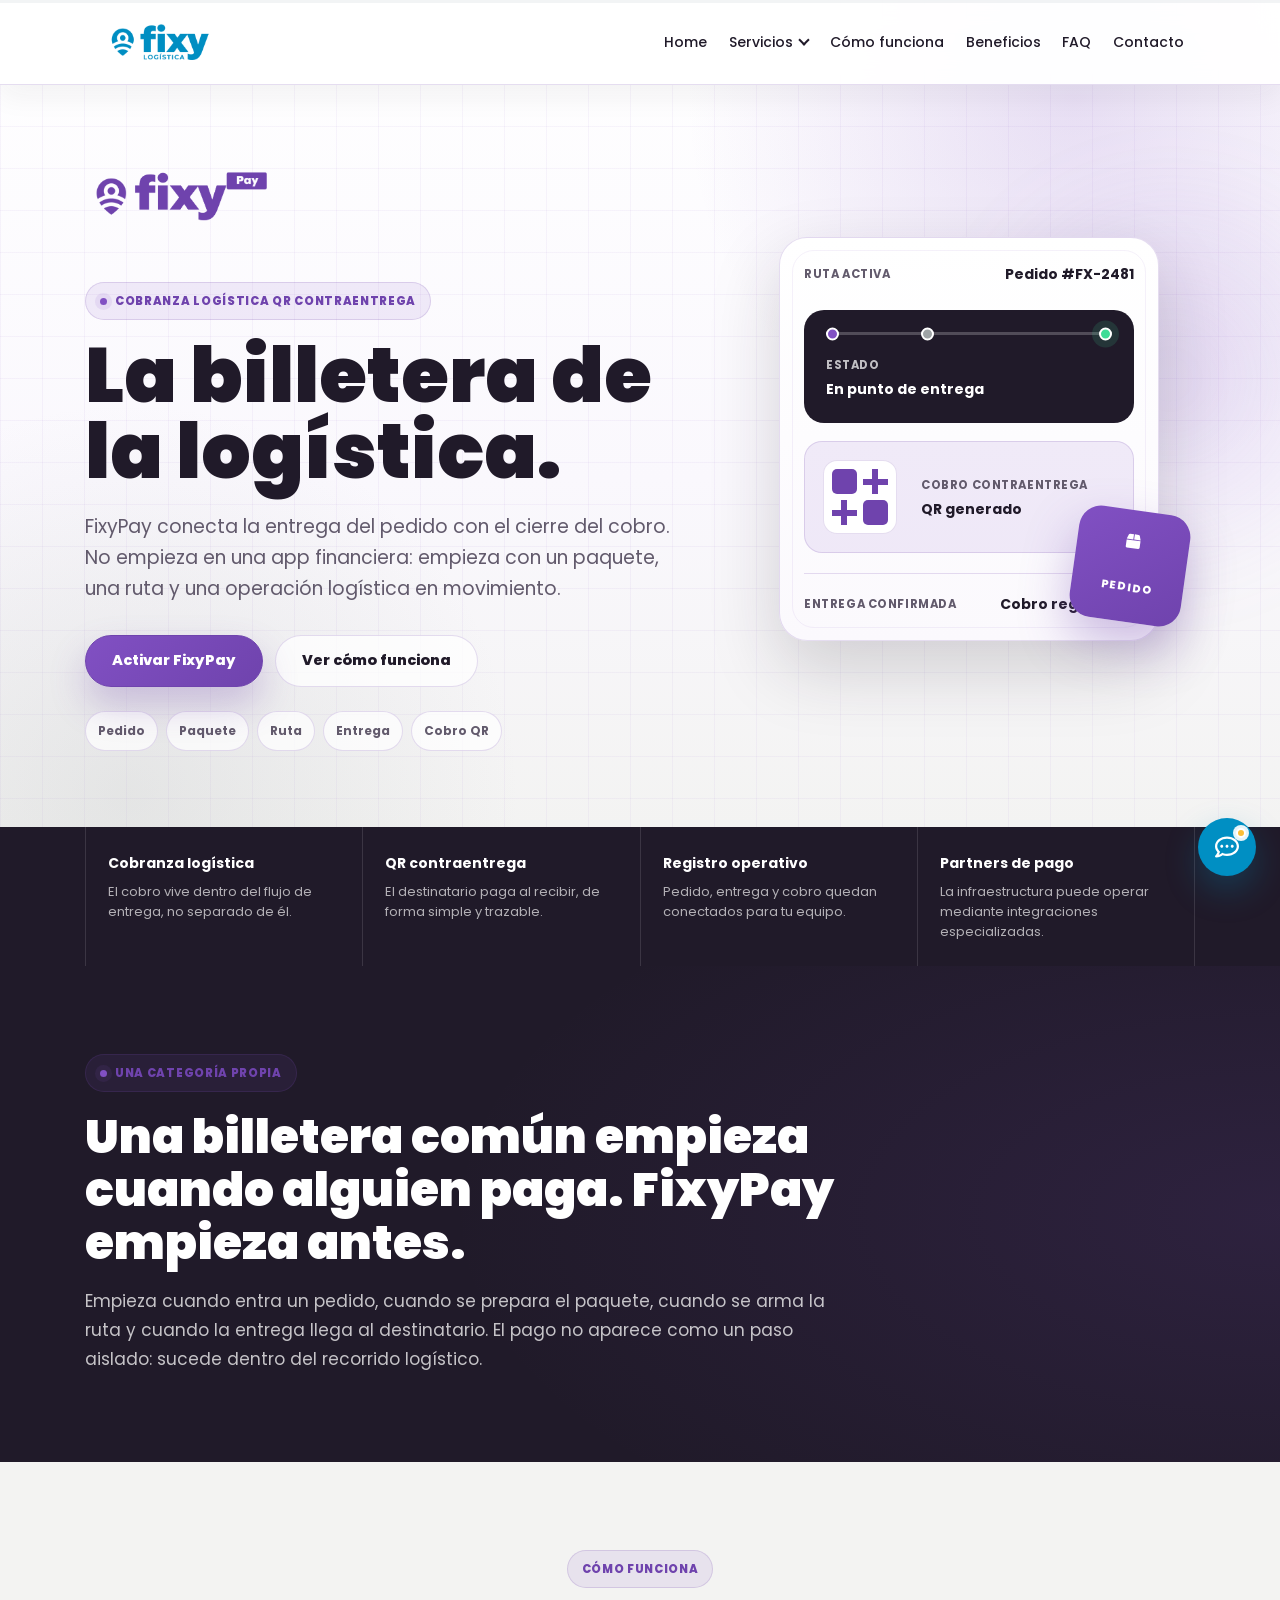
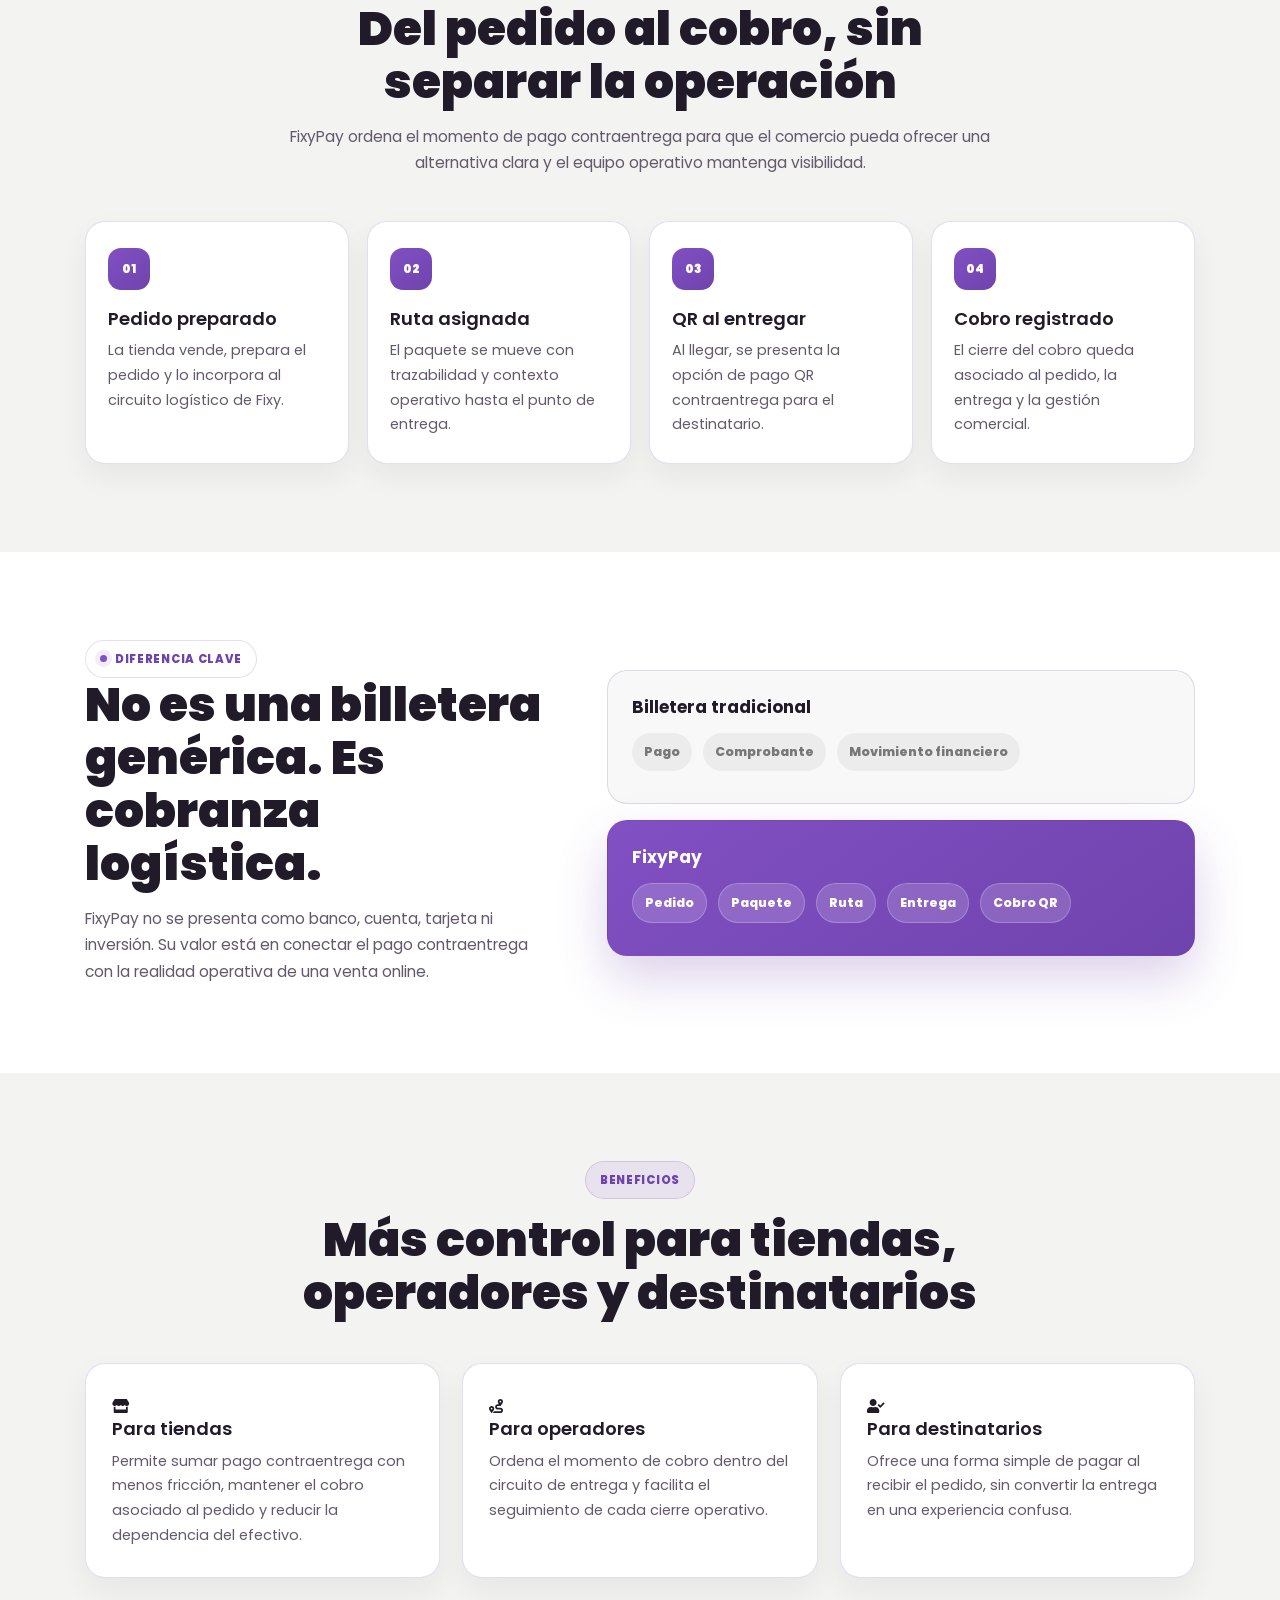
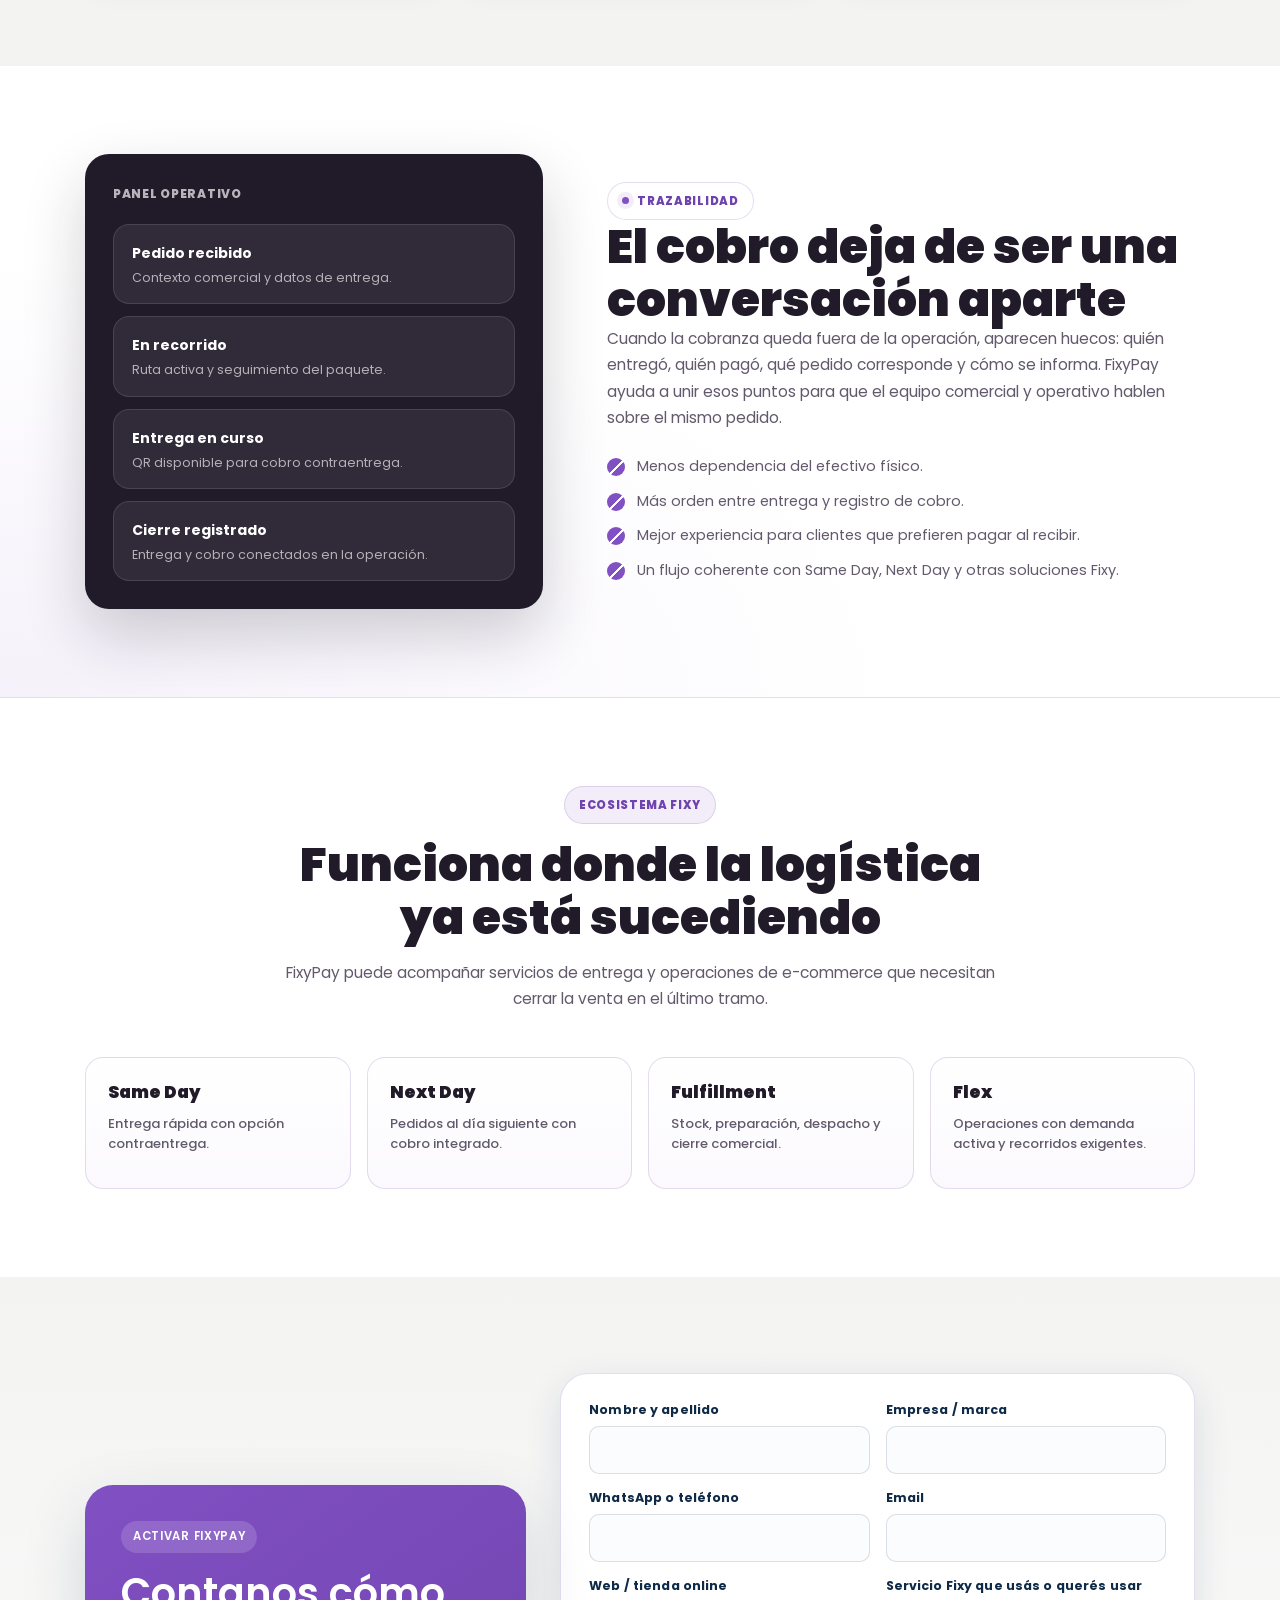
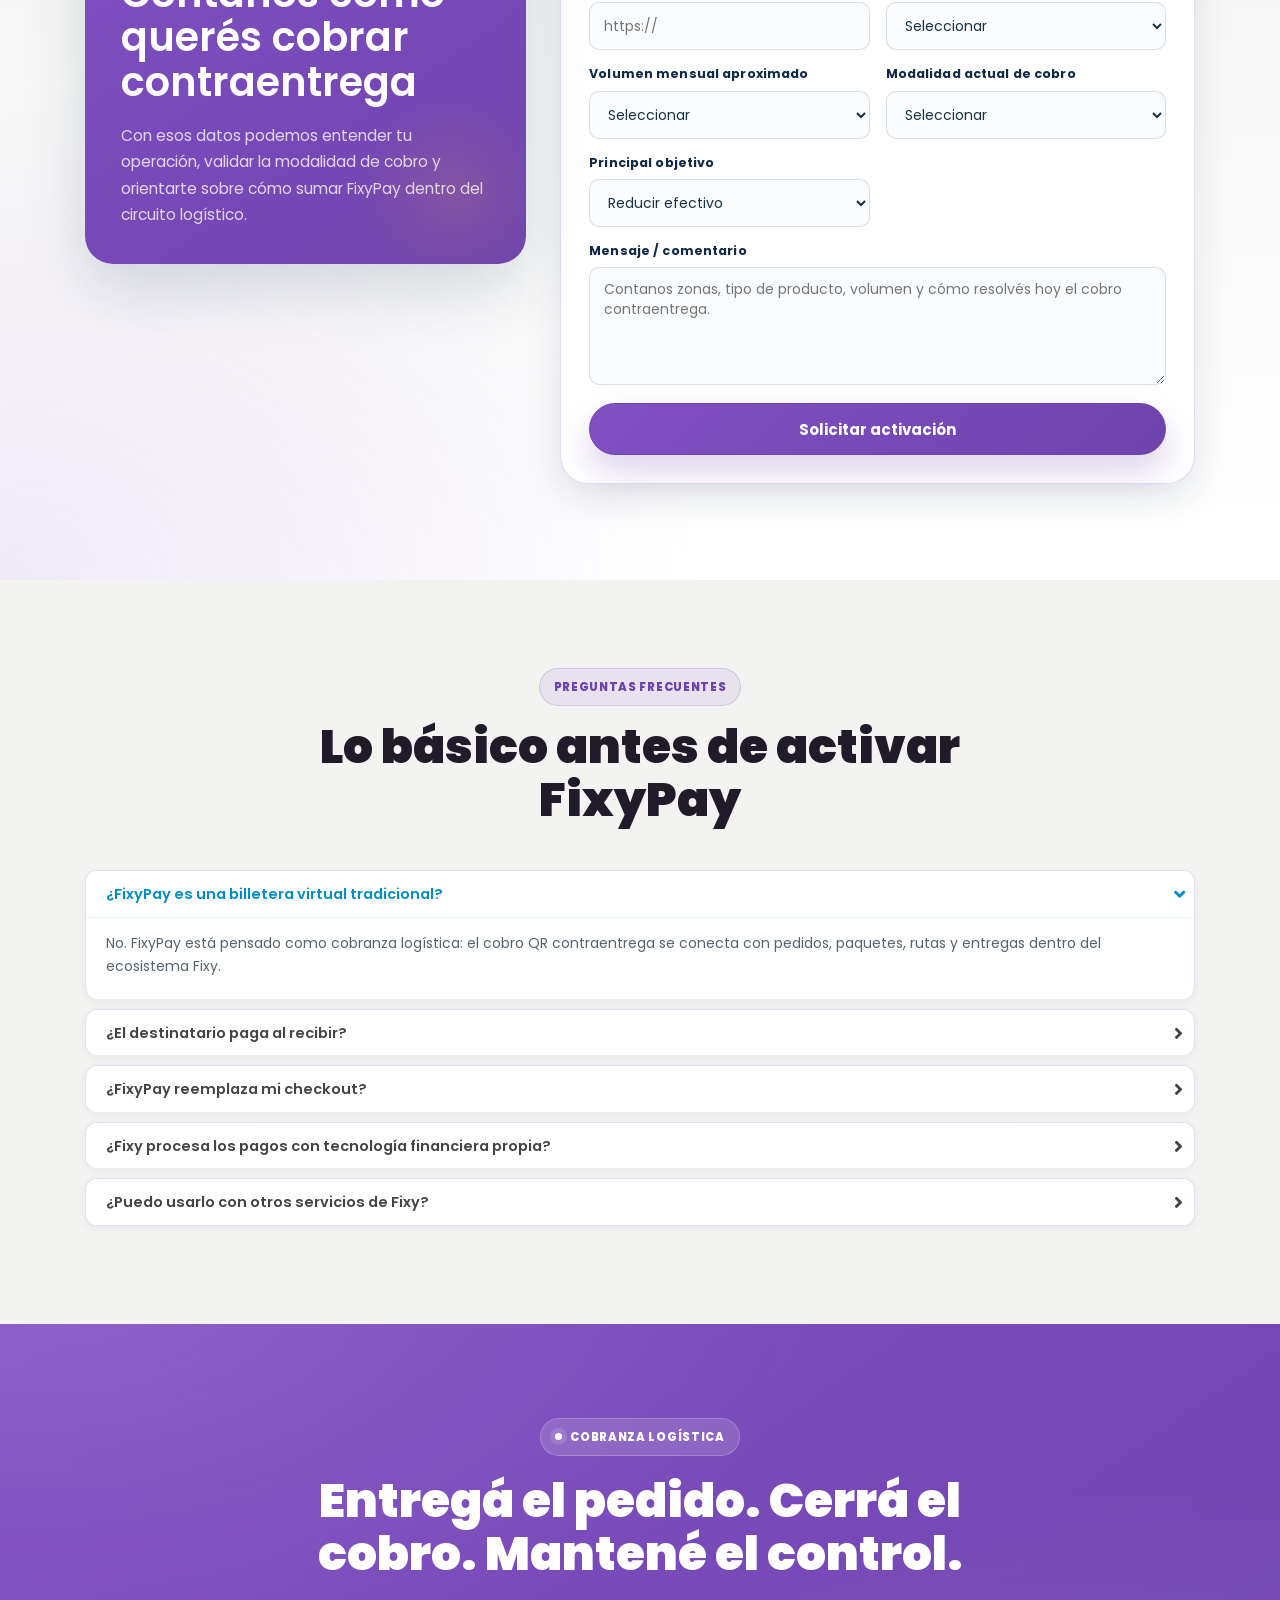
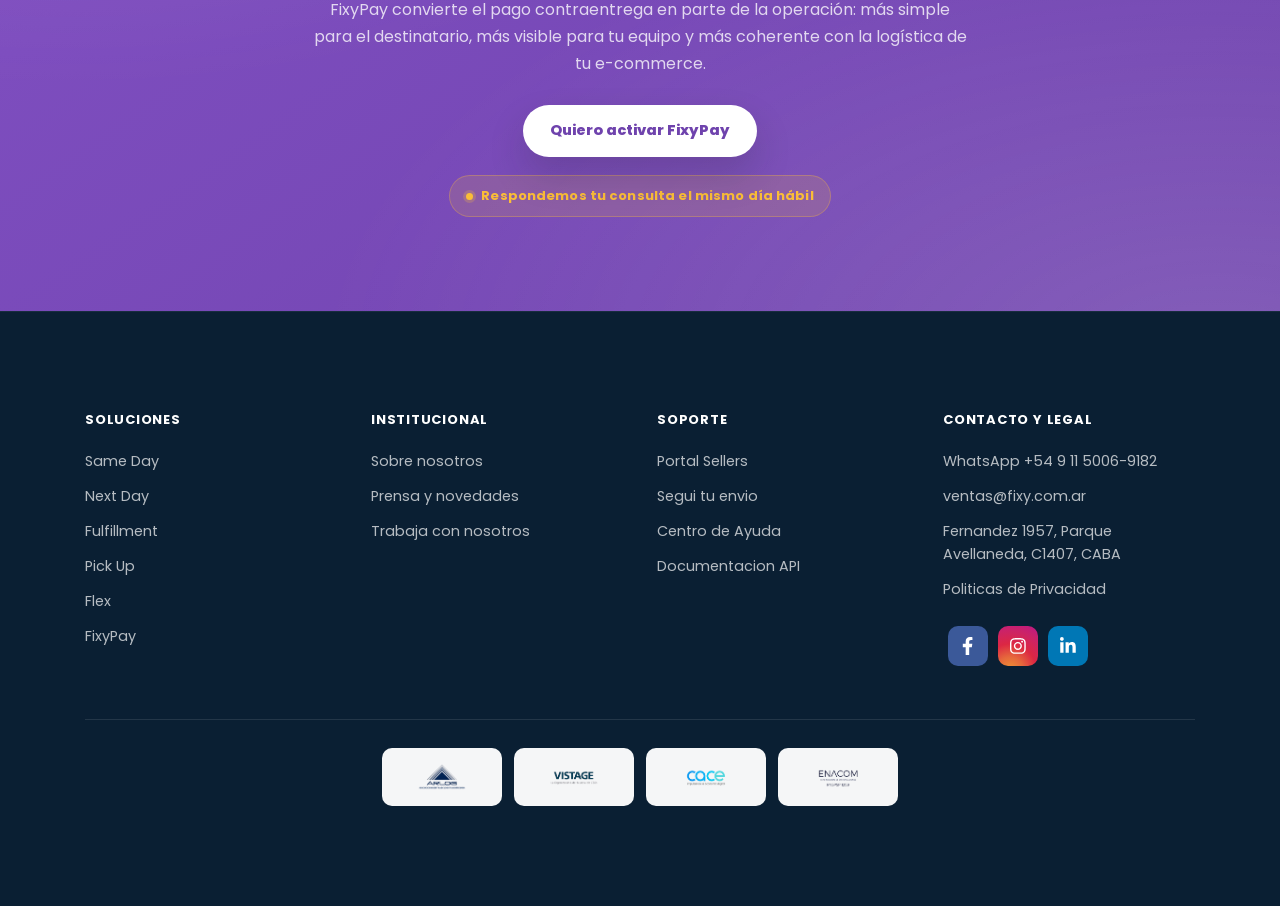
<file: pages/fixypay.html>
<!DOCTYPE html>
<html lang="es">
<head>
    <meta charset="UTF-8">
    <meta name="viewport" content="width=device-width, initial-scale=1">
    <title>FixyPay | Cobranza logística QR contraentrega | Fixy</title>
    <meta name="description" content="FixyPay es la billetera de la logística: cobranza QR contraentrega conectada con pedidos, paquetes, rutas, entregas y trazabilidad operativa.">
    <link rel="stylesheet" href="../css/style.css">
    <link rel="stylesheet" href="../css/responsive.css">
    <link rel="stylesheet" href="../css/fixy-services.css">
    <link rel="stylesheet" href="../css/fixy-motion.css">
</head>
<body class="homepage-5 fixypay-page">
    <div class="fxm-progress" aria-hidden="true"><span></span></div>
    <a href="https://linktr.ee/fixylogistica" target="_blank" rel="noopener noreferrer" class="wp-fijo" aria-label="Contactar a Fixy">
        <i class="far fa-comment-dots" aria-hidden="true"></i>
    </a>
    <button class="fixy-mobile-menu-button navbar-toggler" type="button" data-toggle="navbarToggler" aria-label="Abrir menú">
        <span class="navbar-toggler-icon"></span>
    </button>
    <div class="main">
        <header class="navbar navbar-sticky navbar-expand-lg navbar-dark fixypay-navbar">
            <div class="container position-relative">
                <a class="navbar-brand" href="../index.html">
                    <img class="navbar-brand-regular" src="../images/logo-celeste.png" alt="Fixy" width="150">
                    <img class="navbar-brand-sticky" src="../images/logo-celeste.png" alt="Fixy" width="150">
                </a>
                <button class="navbar-toggler d-lg-none" type="button" data-toggle="navbarToggler" aria-label="Toggle navigation"><span class="navbar-toggler-icon"></span></button>
                <div class="navbar-inner">
                    <button class="navbar-toggler d-lg-none" type="button" data-toggle="navbarToggler" aria-label="Toggle navigation"><span class="navbar-toggler-icon"></span></button>
                    <nav>
                        <ul class="navbar-nav" id="navbar-nav">
                            <li class="nav-item"><a class="nav-link" href="../index.html">Home</a></li>
                            <li class="nav-item services-nav-item">
                                <button class="nav-link services-menu-toggle" type="button" aria-expanded="false" aria-controls="services-dropdown"><span>Servicios</span><span class="services-menu-chevron" aria-hidden="true"></span></button>
                                <div class="services-dropdown" id="services-dropdown">
                                    <a class="services-dropdown-link" href="sameday.html"><span class="services-dropdown-icon services-icon-sameday" aria-hidden="true"></span><span><strong>Same Day</strong><small>Entregas en el dia para operaciones agiles.</small></span></a>
                                    <a class="services-dropdown-link" href="fulfillment.html"><span class="services-dropdown-icon services-icon-fulfillment" aria-hidden="true"></span><span><strong>Fulfillment</strong><small>Almacenamiento, preparacion y despacho con FixyFull.</small></span></a>
                                    <a class="services-dropdown-link" href="nextday.html"><span class="services-dropdown-icon services-icon-nextday" aria-hidden="true"></span><span><strong>Next Day</strong><small>Envios en 24 hs para CABA y GBA.</small></span></a>
                                    <a class="services-dropdown-link" href="pickup.html"><span class="services-dropdown-icon services-icon-pickup" aria-hidden="true"></span><span><strong>Pick Up</strong><small>Puntos de retiro y despacho para ampliar cobertura.</small></span></a>
                                    <a class="services-dropdown-link" href="flex.html"><span class="services-dropdown-icon services-icon-flex" aria-hidden="true"></span><span><strong>Flex</strong><small>Solucion para operaciones con Mercado Envios Flex.</small></span></a>
                                    <a class="services-dropdown-link current-service" href="fixypay.html" aria-current="page"><span class="services-dropdown-icon services-icon-fixypay" aria-hidden="true"></span><span><strong>FixyPay</strong><small>Cobranza QR contraentrega con acreditacion inmediata.</small></span></a>
                                </div>
                            </li>
                            <li class="nav-item"><a class="nav-link" href="#como-funciona">Cómo funciona</a></li>
                            <li class="nav-item"><a class="nav-link" href="#beneficios-fixypay">Beneficios</a></li>
                            <li class="nav-item"><a class="nav-link" href="#faq-fixypay">FAQ</a></li>
                            <li class="nav-item"><a class="nav-link" href="#contacto-servicio">Contacto</a></li>
                        </ul>
                    </nav>
                </div>
            </div>
        </header>

        <main>
            <section class="fpay-hero">
                <div class="container">
                    <div class="fpay-hero-grid">
                        <div class="fpay-hero-copy">
                            <img class="fpay-brand fxm-intro" src="../images/FixyPay.png" alt="FixyPay" width="190">
                            <span class="fpay-kicker fxm-intro" data-fxm-delay="1">Cobranza logística QR contraentrega</span>
                            <h1 class="fxm-intro" data-fxm-delay="2">La billetera de la logística.</h1>
                            <p class="fpay-lead fxm-intro" data-fxm-delay="3">FixyPay conecta la entrega del pedido con el cierre del cobro. No empieza en una app financiera: empieza con un paquete, una ruta y una operación logística en movimiento.</p>
                            <div class="fpay-actions fxm-intro" data-fxm-delay="4">
                                <a class="fpay-btn fpay-btn-primary fxm-magnetic fxm-shine" href="#contacto-servicio">Activar FixyPay</a>
                                <a class="fpay-btn fpay-btn-secondary" href="#como-funciona">Ver cómo funciona</a>
                            </div>
                            <div class="fpay-hero-chips fxm-intro" data-fxm-delay="4" aria-label="Características de FixyPay">
                                <span>Pedido</span>
                                <span>Paquete</span>
                                <span>Ruta</span>
                                <span>Entrega</span>
                                <span>Cobro QR</span>
                            </div>
                        </div>
                        <div class="fpay-hero-visual" aria-label="Flujo visual de entrega y cobro FixyPay">
                            <div class="fpay-device">
                                <div class="fpay-device-top">
                                    <span>Ruta activa</span>
                                    <strong>Pedido #FX-2481</strong>
                                </div>
                                <div class="fpay-route-card">
                                    <div class="fpay-route-line" aria-hidden="true"><span></span><span></span><span></span></div>
                                    <div>
                                        <small>Estado</small>
                                        <strong>En punto de entrega</strong>
                                    </div>
                                </div>
                                <div class="fpay-qr-row">
                                    <div class="fpay-qr" aria-hidden="true">
                                        <span></span><span></span><span></span><span></span>
                                    </div>
                                    <div>
                                        <small>Cobro contraentrega</small>
                                        <strong>QR generado</strong>
                                    </div>
                                </div>
                                <div class="fpay-device-foot">
                                    <span>Entrega confirmada</span>
                                    <strong>Cobro registrado</strong>
                                </div>
                            </div>
                            <div class="fpay-package" aria-hidden="true">
                                <i class="fas fa-box"></i>
                                <span>pedido</span>
                            </div>
                        </div>
                    </div>
                </div>
            </section>

            <section class="fpay-trust-bar">
                <div class="container">
                    <ul class="fpay-trust-list">
                        <li><strong>Cobranza logística</strong><span>El cobro vive dentro del flujo de entrega, no separado de él.</span></li>
                        <li><strong>QR contraentrega</strong><span>El destinatario paga al recibir, de forma simple y trazable.</span></li>
                        <li><strong>Registro operativo</strong><span>Pedido, entrega y cobro quedan conectados para tu equipo.</span></li>
                        <li><strong>Partners de pago</strong><span>La infraestructura puede operar mediante integraciones especializadas.</span></li>
                    </ul>
                </div>
            </section>

            <section class="fpay-section fpay-statement" data-reveal>
                <div class="container">
                    <div class="fpay-statement-inner">
                        <span class="fpay-kicker">Una categoría propia</span>
                        <h2>Una billetera común empieza cuando alguien paga. FixyPay empieza antes.</h2>
                        <p>Empieza cuando entra un pedido, cuando se prepara el paquete, cuando se arma la ruta y cuando la entrega llega al destinatario. El pago no aparece como un paso aislado: sucede dentro del recorrido logístico.</p>
                    </div>
                </div>
            </section>

            <section id="como-funciona" class="fpay-section fpay-flow-section" data-reveal>
                <div class="container">
                    <div class="fpay-heading">
                        <span>Cómo funciona</span>
                        <h2>Del pedido al cobro, sin separar la operación</h2>
                        <p>FixyPay ordena el momento de pago contraentrega para que el comercio pueda ofrecer una alternativa clara y el equipo operativo mantenga visibilidad.</p>
                    </div>
                    <div class="fpay-flow">
                        <article>
                            <span>01</span>
                            <h3>Pedido preparado</h3>
                            <p>La tienda vende, prepara el pedido y lo incorpora al circuito logístico de Fixy.</p>
                        </article>
                        <article>
                            <span>02</span>
                            <h3>Ruta asignada</h3>
                            <p>El paquete se mueve con trazabilidad y contexto operativo hasta el punto de entrega.</p>
                        </article>
                        <article>
                            <span>03</span>
                            <h3>QR al entregar</h3>
                            <p>Al llegar, se presenta la opción de pago QR contraentrega para el destinatario.</p>
                        </article>
                        <article>
                            <span>04</span>
                            <h3>Cobro registrado</h3>
                            <p>El cierre del cobro queda asociado al pedido, la entrega y la gestión comercial.</p>
                        </article>
                    </div>
                </div>
            </section>

            <section class="fpay-section fpay-difference" data-reveal>
                <div class="container">
                    <div class="fpay-comparison-grid">
                        <div>
                            <span class="fpay-kicker dark">Diferencia clave</span>
                            <h2>No es una billetera genérica. Es cobranza logística.</h2>
                            <p>FixyPay no se presenta como banco, cuenta, tarjeta ni inversión. Su valor está en conectar el pago contraentrega con la realidad operativa de una venta online.</p>
                        </div>
                        <div class="fpay-compare">
                            <div class="fpay-compare-row muted">
                                <strong>Billetera tradicional</strong>
                                <span>Pago</span>
                                <span>Comprobante</span>
                                <span>Movimiento financiero</span>
                            </div>
                            <div class="fpay-compare-row active">
                                <strong>FixyPay</strong>
                                <span>Pedido</span>
                                <span>Paquete</span>
                                <span>Ruta</span>
                                <span>Entrega</span>
                                <span>Cobro QR</span>
                            </div>
                        </div>
                    </div>
                </div>
            </section>

            <section id="beneficios-fixypay" class="fpay-section fpay-benefits" data-reveal>
                <div class="container">
                    <div class="fpay-heading">
                        <span>Beneficios</span>
                        <h2>Más control para tiendas, operadores y destinatarios</h2>
                    </div>
                    <div class="fpay-benefit-grid">
                        <article>
                            <i class="fas fa-store" aria-hidden="true"></i>
                            <h3>Para tiendas</h3>
                            <p>Permite sumar pago contraentrega con menos fricción, mantener el cobro asociado al pedido y reducir la dependencia del efectivo.</p>
                        </article>
                        <article>
                            <i class="fas fa-route" aria-hidden="true"></i>
                            <h3>Para operadores</h3>
                            <p>Ordena el momento de cobro dentro del circuito de entrega y facilita el seguimiento de cada cierre operativo.</p>
                        </article>
                        <article>
                            <i class="fas fa-user-check" aria-hidden="true"></i>
                            <h3>Para destinatarios</h3>
                            <p>Ofrece una forma simple de pagar al recibir el pedido, sin convertir la entrega en una experiencia confusa.</p>
                        </article>
                    </div>
                </div>
            </section>

            <section class="fpay-section fpay-ops" data-reveal>
                <div class="container">
                    <div class="fpay-ops-grid">
                        <div class="fpay-ops-panel">
                            <span>Panel operativo</span>
                            <ol>
                                <li><strong>Pedido recibido</strong><small>Contexto comercial y datos de entrega.</small></li>
                                <li><strong>En recorrido</strong><small>Ruta activa y seguimiento del paquete.</small></li>
                                <li><strong>Entrega en curso</strong><small>QR disponible para cobro contraentrega.</small></li>
                                <li><strong>Cierre registrado</strong><small>Entrega y cobro conectados en la operación.</small></li>
                            </ol>
                        </div>
                        <div class="fpay-ops-copy">
                            <span class="fpay-kicker dark">Trazabilidad</span>
                            <h2>El cobro deja de ser una conversación aparte</h2>
                            <p>Cuando la cobranza queda fuera de la operación, aparecen huecos: quién entregó, quién pagó, qué pedido corresponde y cómo se informa. FixyPay ayuda a unir esos puntos para que el equipo comercial y operativo hablen sobre el mismo pedido.</p>
                            <ul class="fpay-checklist">
                                <li>Menos dependencia del efectivo físico.</li>
                                <li>Más orden entre entrega y registro de cobro.</li>
                                <li>Mejor experiencia para clientes que prefieren pagar al recibir.</li>
                                <li>Un flujo coherente con Same Day, Next Day y otras soluciones Fixy.</li>
                            </ul>
                        </div>
                    </div>
                </div>
            </section>

            <section class="fpay-section fpay-ecosystem" data-reveal>
                <div class="container">
                    <div class="fpay-heading">
                        <span>Ecosistema Fixy</span>
                        <h2>Funciona donde la logística ya está sucediendo</h2>
                        <p>FixyPay puede acompañar servicios de entrega y operaciones de e-commerce que necesitan cerrar la venta en el último tramo.</p>
                    </div>
                    <div class="fpay-ecosystem-grid">
                        <a href="sameday.html">Same Day <span>Entrega rápida con opción contraentrega.</span></a>
                        <a href="nextday.html">Next Day <span>Pedidos al día siguiente con cobro integrado.</span></a>
                        <a href="fulfillment.html">Fulfillment <span>Stock, preparación, despacho y cierre comercial.</span></a>
                        <a href="flex.html">Flex <span>Operaciones con demanda activa y recorridos exigentes.</span></a>
                    </div>
                </div>
            </section>

            <section id="contacto-servicio" class="service-contact-section service-contact-fixypay" data-reveal>
                <div class="container">
                    <div class="service-contact-grid">
                        <div class="service-contact-copy">
                            <span class="service-contact-kicker">Activar FixyPay</span>
                            <h2>Contanos cómo querés cobrar contraentrega</h2>
                            <p>Con esos datos podemos entender tu operación, validar la modalidad de cobro y orientarte sobre cómo sumar FixyPay dentro del circuito logístico.</p>
                        </div>
                        <form class="service-contact-form" data-service="fixypay" action="#" method="post">
                            <input type="hidden" name="servicio" value="FixyPay">
                            <div class="service-form-grid">
                                <label>Nombre y apellido<input type="text" name="nombre" autocomplete="name" required></label>
                                <label>Empresa / marca<input type="text" name="empresa" autocomplete="organization" required></label>
                                <label>WhatsApp o teléfono<input type="tel" name="telefono" autocomplete="tel" required></label>
                                <label>Email<input type="email" name="email" autocomplete="email" required></label>
                                <label>Web / tienda online<input type="url" name="web" placeholder="https://"></label>
                                <label>Servicio Fixy que usás o querés usar<select name="servicio_logistico"><option>Seleccionar</option><option>Same Day</option><option>Next Day</option><option>Fulfillment</option><option>Flex</option><option>Aún no opero con Fixy</option></select></label>
                                <label>Volumen mensual aproximado<select name="volumen_mensual"><option>Seleccionar</option><option>Menos de 100 pedidos</option><option>100 a 500 pedidos</option><option>500 a 1000 pedidos</option><option>Más de 1000 pedidos</option></select></label>
                                <label>Modalidad actual de cobro<select name="modalidad_actual"><option>Seleccionar</option><option>Pago anticipado</option><option>Efectivo contraentrega</option><option>QR / transferencia</option><option>Mixto</option></select></label>
                                <label>Principal objetivo<select name="objetivo"><option>Reducir efectivo</option><option>Ofrecer pago al recibir</option><option>Ordenar conciliación</option><option>Mejorar trazabilidad</option></select></label>
                                <label class="service-form-full">Mensaje / comentario<textarea name="mensaje" rows="4" placeholder="Contanos zonas, tipo de producto, volumen y cómo resolvés hoy el cobro contraentrega."></textarea></label>
                            </div>
                            <button class="service-form-submit" type="submit">Solicitar activación</button>
                        </form>
                    </div>
                </div>
            </section>

            <section id="faq-fixypay" class="fpay-section fpay-faq" data-reveal>
                <div class="container">
                    <div class="fpay-heading compact-heading">
                        <span>Preguntas frecuentes</span>
                        <h2>Lo básico antes de activar FixyPay</h2>
                    </div>
                    <div class="accordion service-accordion fpay-accordion" id="fpayFaqAccordion">
                        <div class="card">
                            <div class="card-header" id="fpayFaqOne">
                                <button class="btn btn-link" type="button" data-toggle="collapse" data-target="#fpayFaqOneBody" aria-expanded="true" aria-controls="fpayFaqOneBody">¿FixyPay es una billetera virtual tradicional?</button>
                            </div>
                            <div id="fpayFaqOneBody" class="collapse show" aria-labelledby="fpayFaqOne" data-parent="#fpayFaqAccordion">
                                <div class="card-body">No. FixyPay está pensado como cobranza logística: el cobro QR contraentrega se conecta con pedidos, paquetes, rutas y entregas dentro del ecosistema Fixy.</div>
                            </div>
                        </div>
                        <div class="card">
                            <div class="card-header" id="fpayFaqTwo">
                                <button class="btn btn-link collapsed" type="button" data-toggle="collapse" data-target="#fpayFaqTwoBody" aria-expanded="false" aria-controls="fpayFaqTwoBody">¿El destinatario paga al recibir?</button>
                            </div>
                            <div id="fpayFaqTwoBody" class="collapse" aria-labelledby="fpayFaqTwo" data-parent="#fpayFaqAccordion">
                                <div class="card-body">Sí. La propuesta es permitir cobro QR contraentrega para clientes que prefieren cerrar el pago cuando reciben el pedido.</div>
                            </div>
                        </div>
                        <div class="card">
                            <div class="card-header" id="fpayFaqThree">
                                <button class="btn btn-link collapsed" type="button" data-toggle="collapse" data-target="#fpayFaqThreeBody" aria-expanded="false" aria-controls="fpayFaqThreeBody">¿FixyPay reemplaza mi checkout?</button>
                            </div>
                            <div id="fpayFaqThreeBody" class="collapse" aria-labelledby="fpayFaqThree" data-parent="#fpayFaqAccordion">
                                <div class="card-body">No necesariamente. Funciona como una alternativa para operaciones que quieren sumar pago contraentrega, sin sacar el foco de la logística y la entrega.</div>
                            </div>
                        </div>
                        <div class="card">
                            <div class="card-header" id="fpayFaqFour">
                                <button class="btn btn-link collapsed" type="button" data-toggle="collapse" data-target="#fpayFaqFourBody" aria-expanded="false" aria-controls="fpayFaqFourBody">¿Fixy procesa los pagos con tecnología financiera propia?</button>
                            </div>
                            <div id="fpayFaqFourBody" class="collapse" aria-labelledby="fpayFaqFour" data-parent="#fpayFaqAccordion">
                                <div class="card-body">La infraestructura de procesamiento puede ser provista por partners o integraciones especializadas. FixyPay organiza la experiencia de cobro dentro del recorrido logístico.</div>
                            </div>
                        </div>
                        <div class="card">
                            <div class="card-header" id="fpayFaqFive">
                                <button class="btn btn-link collapsed" type="button" data-toggle="collapse" data-target="#fpayFaqFiveBody" aria-expanded="false" aria-controls="fpayFaqFiveBody">¿Puedo usarlo con otros servicios de Fixy?</button>
                            </div>
                            <div id="fpayFaqFiveBody" class="collapse" aria-labelledby="fpayFaqFive" data-parent="#fpayFaqAccordion">
                                <div class="card-body">Sí. FixyPay está pensado para convivir con servicios logísticos de Fixy como Same Day, Next Day, Flex y operaciones de e-commerce que requieran cobro al entregar.</div>
                            </div>
                        </div>
                    </div>
                </div>
            </section>

            <section class="fpay-final" data-reveal>
                <div class="container">
                    <div class="fpay-final-inner">
                        <span class="fpay-kicker">Cobranza logística</span>
                        <h2>Entregá el pedido. Cerrá el cobro. Mantené el control.</h2>
                        <p>FixyPay convierte el pago contraentrega en parte de la operación: más simple para el destinatario, más visible para tu equipo y más coherente con la logística de tu e-commerce.</p>
                        <a class="fpay-btn fpay-btn-light fxm-magnetic fxm-shine" href="#contacto-servicio">Quiero activar FixyPay</a>
                        <div><span class="service-final-urgency">Respondemos tu consulta el mismo día hábil</span></div>
                    </div>
                </div>
            </section>
        </main>

        <footer class="footer-area footer-dark">
            <div class="footer-top ptb_100">
                <div class="container">
                    <div class="footer-grid-2026">
                        <div class="footer-items">
                            <h3 class="footer-title mb-2">Soluciones</h3>
                            <ul>
                                <li><a href="sameday.html">Same Day</a></li>
                                <li><a href="nextday.html">Next Day</a></li>
                                <li><a href="fulfillment.html">Fulfillment</a></li>
                                <li><a href="pickup.html">Pick Up</a></li>
                                <li><a href="flex.html">Flex</a></li>
                                <li><a href="fixypay.html">FixyPay</a></li>
                            </ul>
                        </div>
                        <div class="footer-items">
                            <h3 class="footer-title mb-2">Institucional</h3>
                            <ul>
                                <li><a href="../index.html#contacto">Sobre nosotros</a></li>
                                <li><a href="../index.html#contacto">Prensa y novedades</a></li>
                                <li><a href="mailto:ventas@fixy.com.ar?subject=Trabajar%20en%20Fixy">Trabaja con nosotros</a></li>
                            </ul>
                        </div>
                        <div class="footer-items">
                            <h3 class="footer-title mb-2">Soporte</h3>
                            <ul>
                                <li><a href="https://fixy.epresis.com/login" target="_blank" rel="noopener">Portal Sellers</a></li>
                                <li><a href="https://fixy.epresis.com/seguimiento" target="_blank" rel="noopener">Segui tu envio</a></li>
                                <li><a href="../index.html#faq">Centro de Ayuda</a></li>
                                <li><a href="../index.html#contacto">Documentacion API</a></li>
                            </ul>
                        </div>
                        <div class="footer-items">
                            <h3 class="footer-title mb-2">Contacto y legal</h3>
                            <ul>
                                <li><a href="tel:+5491150069182">WhatsApp +54 9 11 5006-9182</a></li>
                                <li><a href="mailto:ventas@fixy.com.ar">ventas@fixy.com.ar</a></li>
                                <li><span>Fernandez 1957, Parque Avellaneda, C1407, CABA</span></li>
                                <li><a href="../index.html#contacto">Politicas de Privacidad</a></li>
                            </ul>
                            <div class="social-icons d-flex">
                                <a class="facebook" href="https://www.facebook.com/FIXYLOGISTICA/" target="_blank" rel="noopener" aria-label="Facebook de Fixy"><i class="fab fa-facebook-f"></i><i class="fab fa-facebook-f"></i></a>
                                <a class="instagram" href="https://www.instagram.com/fixylogistica/" target="_blank" rel="noopener" aria-label="Instagram de Fixy"><i class="fab fa-instagram"></i><i class="fab fa-instagram"></i></a>
                                <a class="linkedin" href="https://www.linkedin.com/company/fixylogistica/" target="_blank" rel="noopener" aria-label="LinkedIn de Fixy"><i class="fab fa-linkedin-in"></i><i class="fab fa-linkedin-in"></i></a>
                            </div>
                        </div>
                    </div>
                    <div class="footer-partners footer-partners-2026">
                        <a href="https://arlog.org/" target="_blank" rel="noopener" aria-label="ARLOG"><img src="../images/ARLOG2.png" alt="ARLOG"></a>
                        <a href="https://vistage.com.ar/" target="_blank" rel="noopener" aria-label="Vistage"><img src="../images/VISTAGE.png" alt="Vistage"></a>
                        <a href="https://cace.org.ar/" target="_blank" rel="noopener" aria-label="CACE"><img src="../images/CACE.png" alt="CACE"></a>
                        <a href="https://www.enacom.gob.ar" target="_blank" rel="noopener" aria-label="ENACOM"><img src="../images/ENACOM.png" alt="ENACOM"></a>
                    </div>
                </div>
            </div>
        </footer>
    </div>
    <script src="../js/jquery-3.3.1.min.js"></script>
    <script src="../js/popper.min.js"></script>
    <script src="../js/bootstrap.min.js"></script>
    <script src="../js/plugins.min.js"></script>
    <script src="../js/active.js"></script>
    <script src="../js/scroll-reveal.js"></script>
    <script src="../js/fixy-motion.js"></script>
    <script>
        (function () {
            var servicesItem = document.querySelector('.services-nav-item');
            if (!servicesItem) { return; }
            var toggle = servicesItem.querySelector('.services-menu-toggle');
            function setServicesOpen(isOpen) { servicesItem.classList.toggle('is-open', isOpen); toggle.setAttribute('aria-expanded', isOpen ? 'true' : 'false'); }
            toggle.addEventListener('click', function (event) { event.preventDefault(); event.stopPropagation(); setServicesOpen(!servicesItem.classList.contains('is-open')); });
            servicesItem.addEventListener('mouseenter', function () { if (window.matchMedia('(min-width: 992px)').matches) { setServicesOpen(true); } });
            servicesItem.addEventListener('mouseleave', function () { if (window.matchMedia('(min-width: 992px)').matches) { setServicesOpen(false); } });
            document.addEventListener('click', function (event) { if (!servicesItem.contains(event.target)) { setServicesOpen(false); } });
            document.addEventListener('keydown', function (event) { if (event.key === 'Escape') { setServicesOpen(false); toggle.blur(); } });
        }());
    </script>
</body>
</html>
</file>
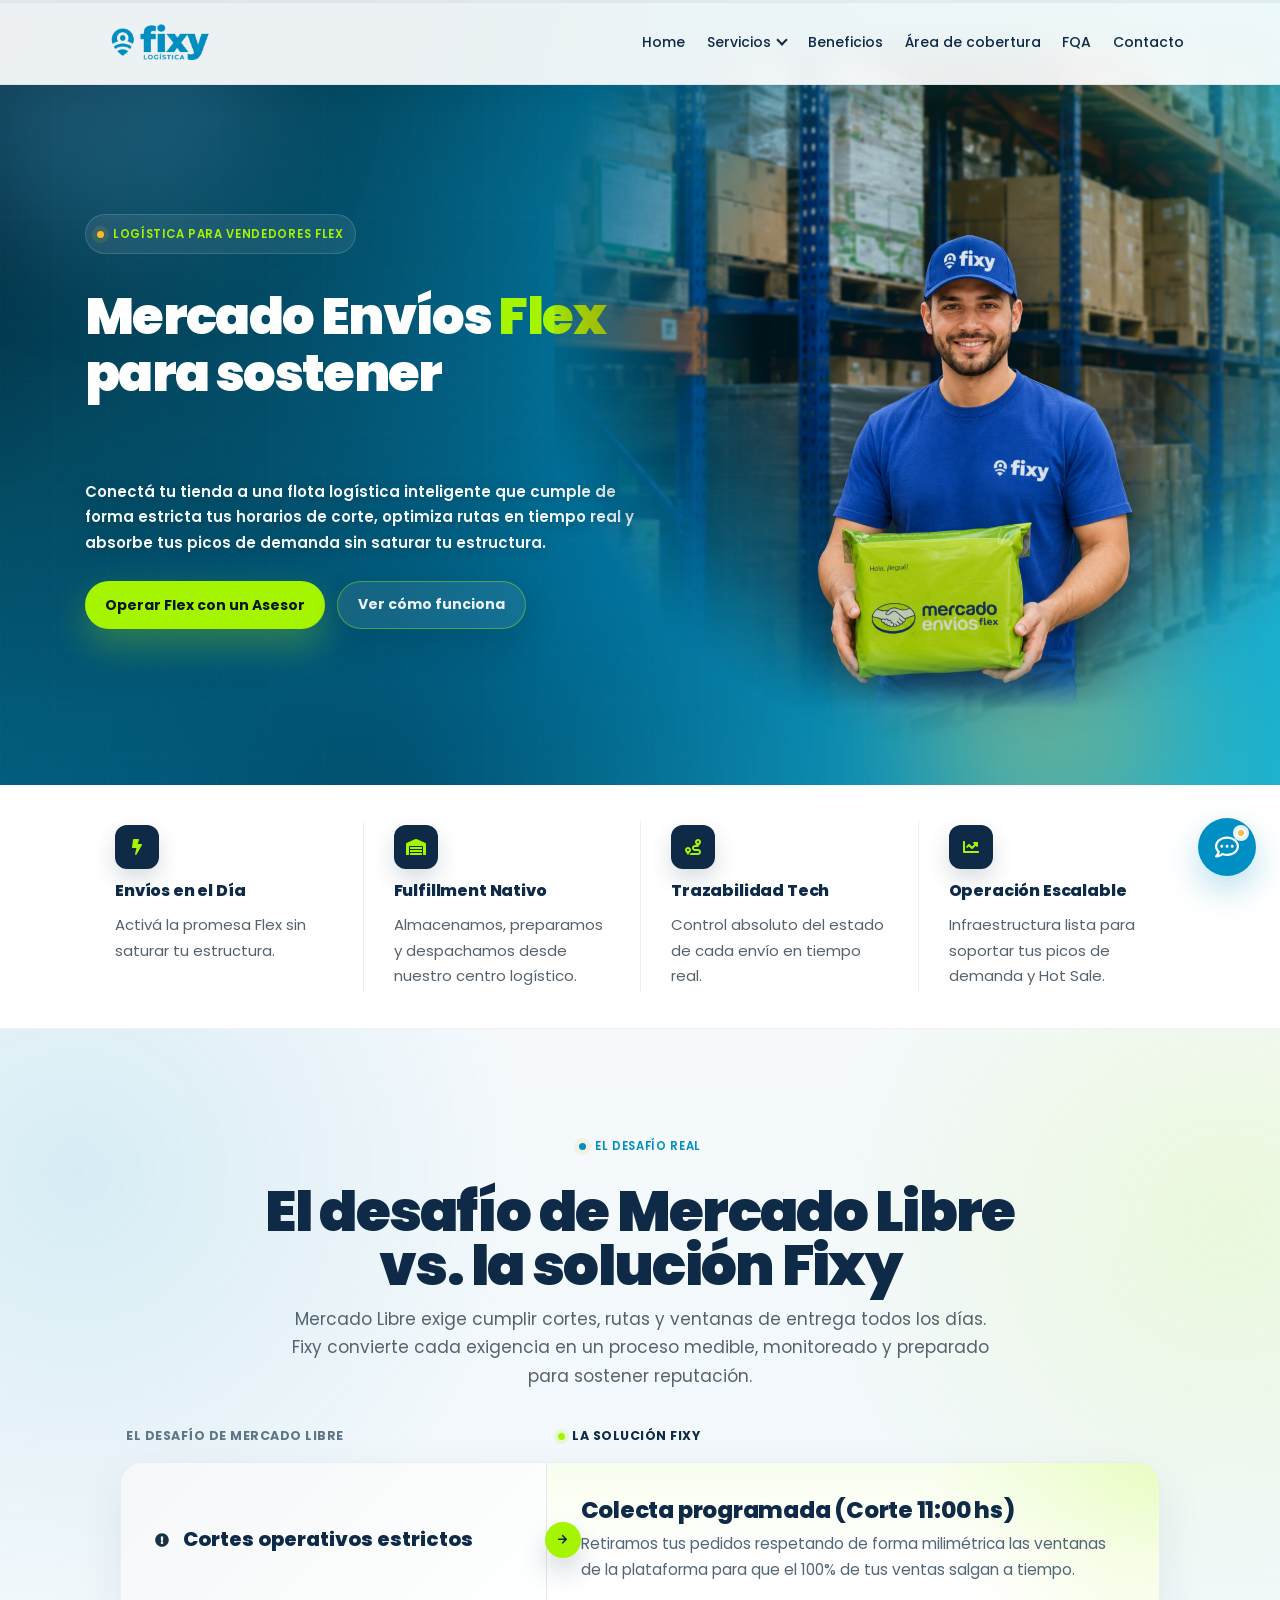
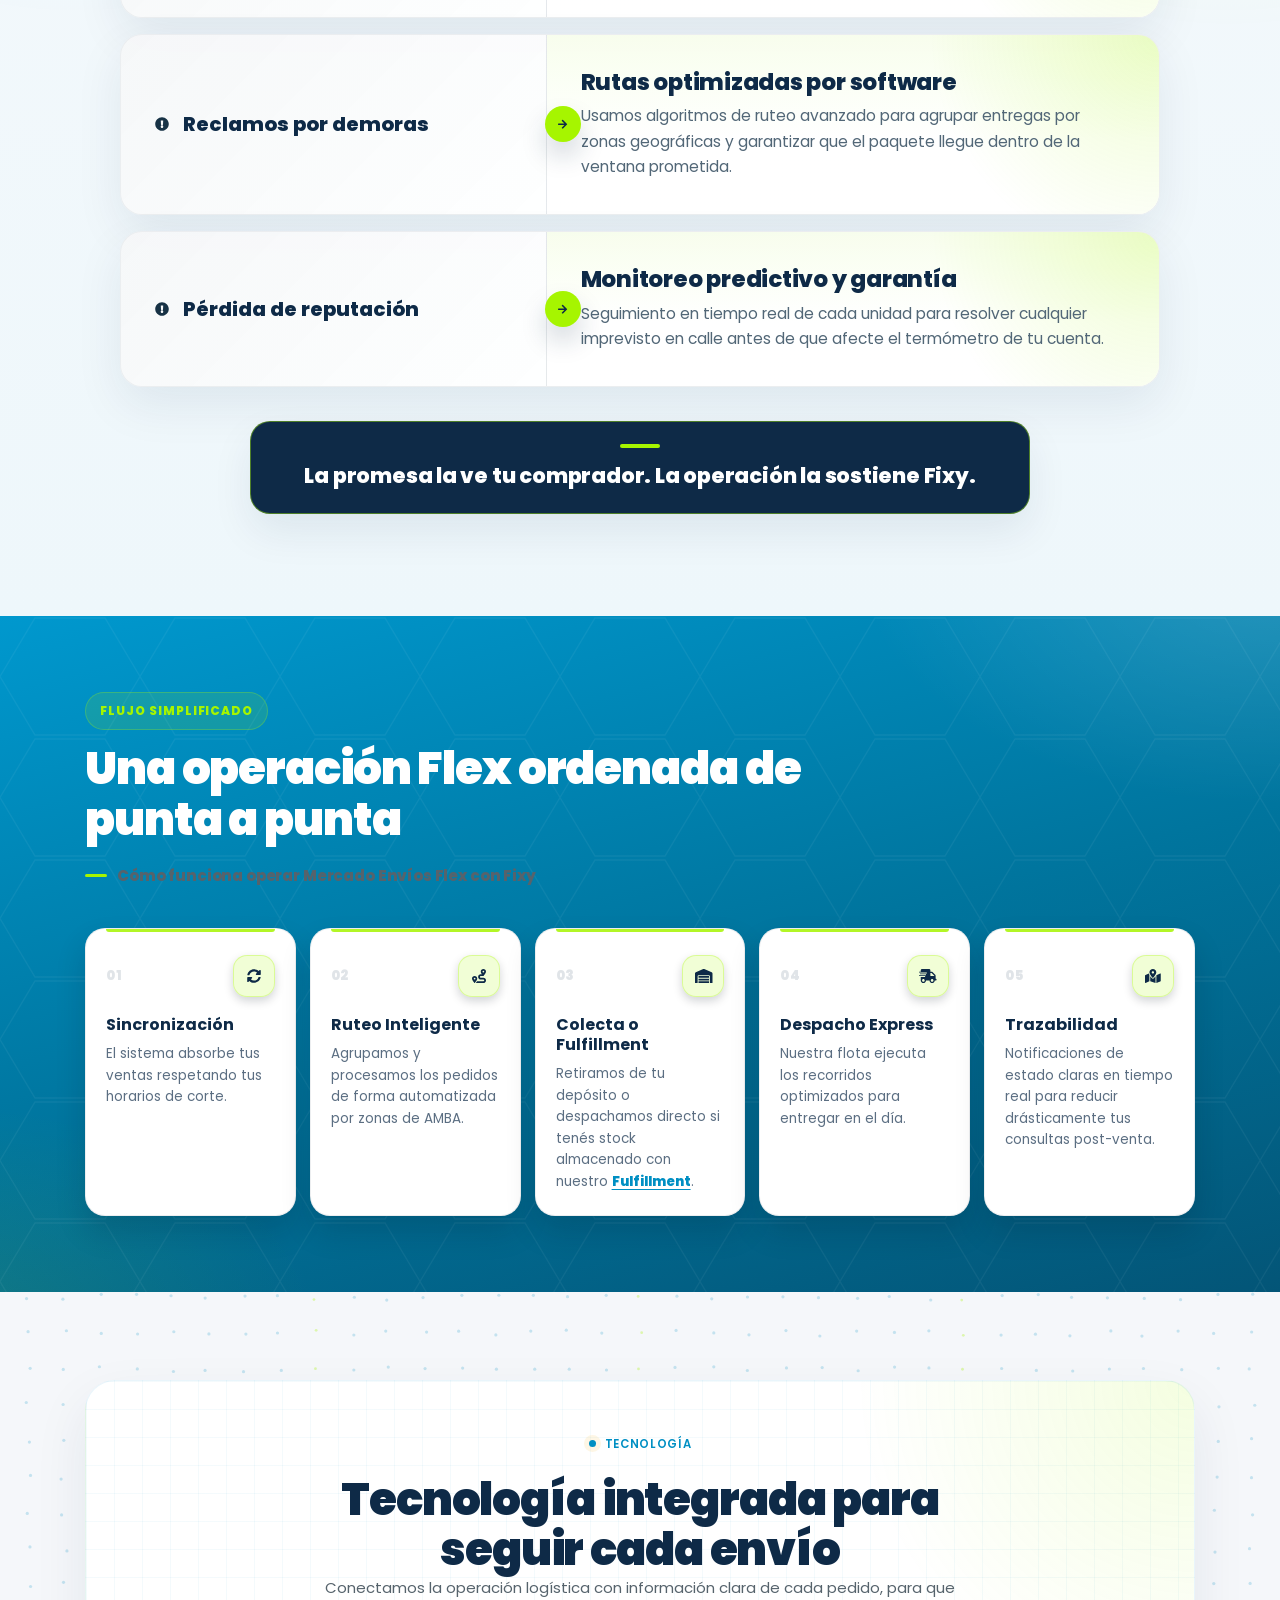
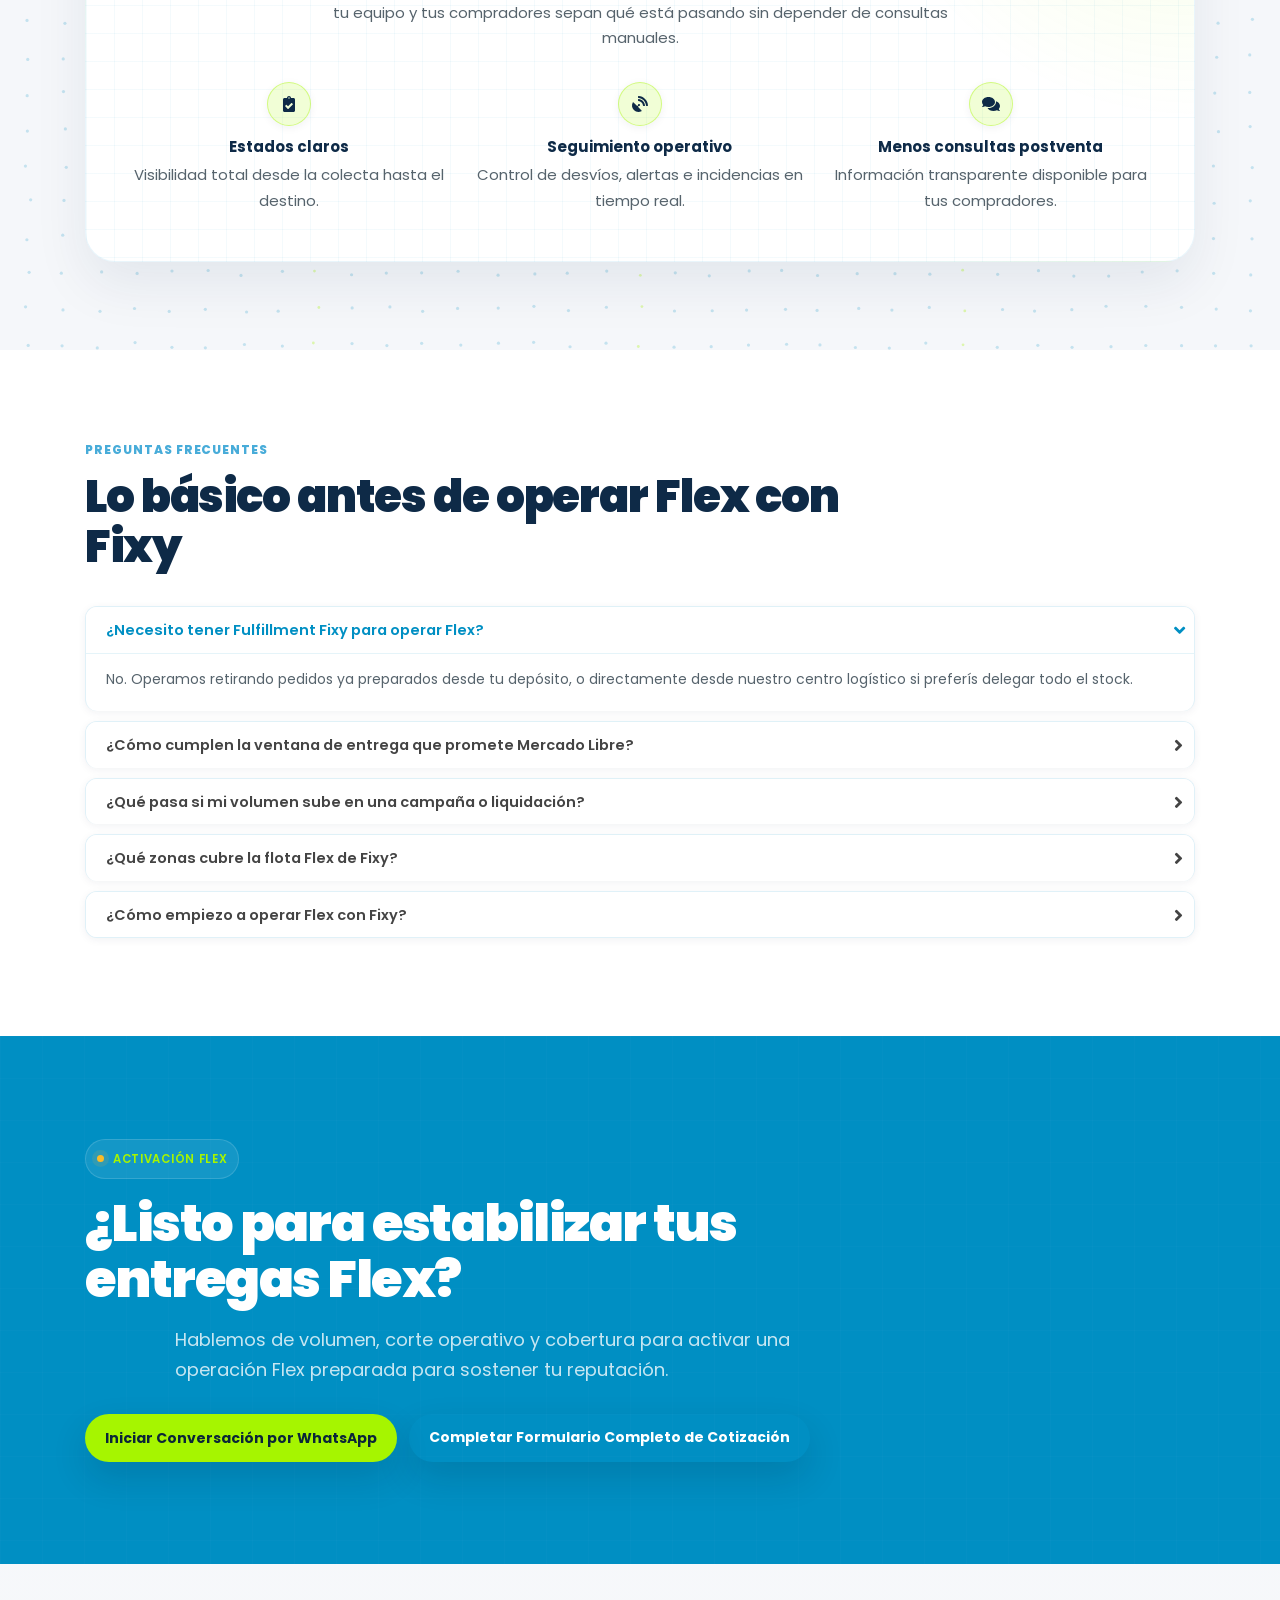
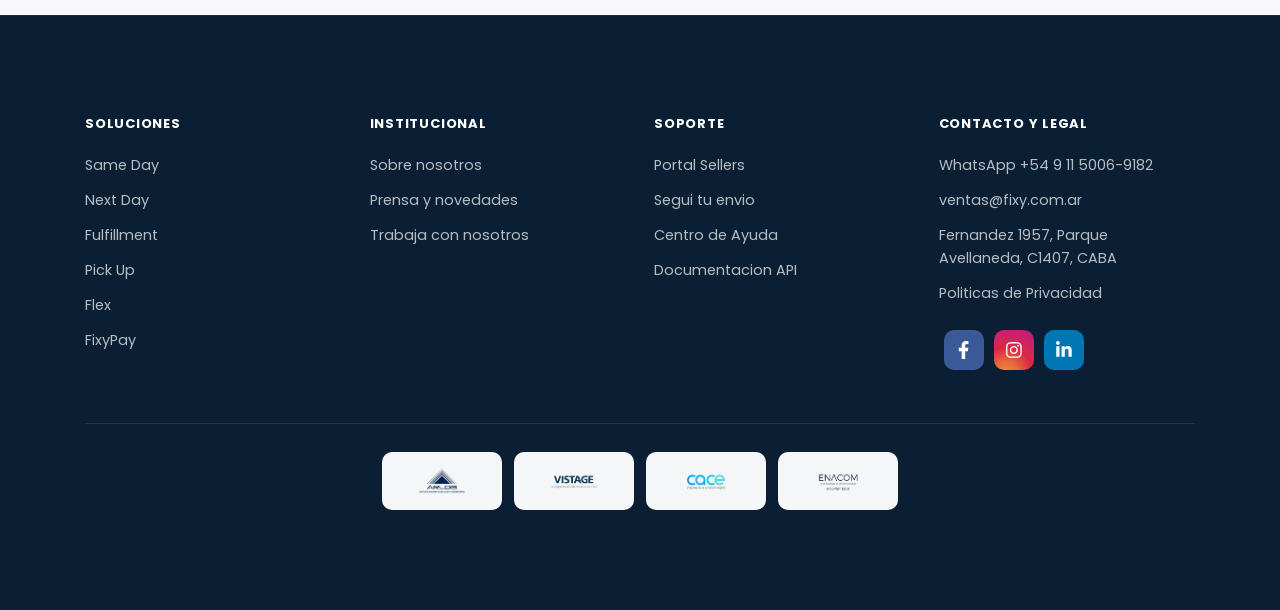
<file: pages/flex.html>
﻿<!DOCTYPE html>
<html lang="es">
<head>
    <meta charset="UTF-8">
    <meta name="viewport" content="width=device-width, initial-scale=1">
    <title>Logística para Envíos Flex de Mercado Libre | Fixy</title>
    <meta name="description" content="Operá Envíos Flex de Mercado Libre con Fixy. Solución logística para vendedores que necesitan entregas rápidas, trazabilidad y operación tercerizada.">
    <link rel="stylesheet" href="../css/style.css">
    <link rel="stylesheet" href="../css/responsive.css">
    <link rel="stylesheet" href="../css/fixy-services.css">
    <link rel="stylesheet" href="../css/fixy-motion.css">
</head>
<body class="homepage-5 flex-page">
    <div class="fxm-progress" aria-hidden="true"><span></span></div>
    <a href="https://linktr.ee/fixylogistica" target="_blank" rel="noopener noreferrer" class="wp-fijo" aria-label="Contactar a Fixy">
        <i class="far fa-comment-dots" aria-hidden="true"></i>
    </a>
    <button class="fixy-mobile-menu-button navbar-toggler" type="button" data-toggle="navbarToggler" aria-label="Abrir menú">
        <span class="navbar-toggler-icon"></span>
    </button>
    <div class="main">
        <header class="navbar navbar-sticky navbar-expand-lg navbar-dark flex-navbar">
            <div class="container position-relative">
                <a class="navbar-brand" href="../index.html">
                    <img class="navbar-brand-regular" src="../images/logo-celeste.png" alt="Fixy" width="150">
                    <img class="navbar-brand-sticky" src="../images/logo-celeste.png" alt="Fixy" width="150">
                </a>
                <button class="navbar-toggler d-lg-none" type="button" data-toggle="navbarToggler" aria-label="Toggle navigation">
                    <span class="navbar-toggler-icon"></span>
                </button>

                <div class="navbar-inner">
                    <button class="navbar-toggler d-lg-none" type="button" data-toggle="navbarToggler" aria-label="Toggle navigation">
                        <span class="navbar-toggler-icon"></span>
                    </button>
                    <nav>
                        <ul class="navbar-nav" id="navbar-nav">
                            <li class="nav-item"><a class="nav-link" href="../index.html">Home</a></li>
                            <li class="nav-item services-nav-item">
                                <button class="nav-link services-menu-toggle" type="button" aria-expanded="false" aria-controls="services-dropdown">
                                    <span>Servicios</span><span class="services-menu-chevron" aria-hidden="true"></span>
                                </button>
                                <div class="services-dropdown" id="services-dropdown">
                                    <a class="services-dropdown-link" href="sameday.html"><span class="services-dropdown-icon services-icon-sameday" aria-hidden="true"></span><span><strong>Same Day</strong><small>Entregas en el dia para operaciones agiles.</small></span></a>
                                    <a class="services-dropdown-link" href="fulfillment.html"><span class="services-dropdown-icon services-icon-fulfillment" aria-hidden="true"></span><span><strong>Fulfillment</strong><small>Almacenamiento, preparacion y despacho con FixyFull.</small></span></a>
                                    <a class="services-dropdown-link" href="nextday.html"><span class="services-dropdown-icon services-icon-nextday" aria-hidden="true"></span><span><strong>Next Day</strong><small>Envios en 24 hs para CABA y GBA.</small></span></a>
                                    <a class="services-dropdown-link" href="pickup.html"><span class="services-dropdown-icon services-icon-pickup" aria-hidden="true"></span><span><strong>Pick Up</strong><small>Puntos de retiro y despacho para ampliar cobertura.</small></span></a>
                                    <a class="services-dropdown-link current-service" href="flex.html" aria-current="page"><span class="services-dropdown-icon services-icon-flex" aria-hidden="true"></span><span><strong>Flex</strong><small>Solucion para operaciones con Mercado Envios Flex.</small></span></a>
                                    <a class="services-dropdown-link" href="fixypay.html"><span class="services-dropdown-icon services-icon-fixypay" aria-hidden="true"></span><span><strong>FixyPay</strong><small>Cobranza QR contraentrega con acreditacion inmediata.</small></span></a>
                                </div>
                            </li>
                            <li class="nav-item"><a class="nav-link" href="../index.html#beneficios">Beneficios</a></li>
                            <li class="nav-item"><a class="nav-link" href="../index.html#cobertura">Área de cobertura</a></li>
                            <li class="nav-item"><a class="nav-link" href="../index.html#faq">FQA</a></li>
                            <li class="nav-item"><a class="nav-link" href="#fx-final-cta">Contacto</a></li>
                        </ul>
                    </nav>
                </div>
            </div>
        </header>

        <main>
            <section class="fx-hero">
                <div class="fxm-mesh" aria-hidden="true"><span></span><span></span><span></span></div>
                <div class="container">
                    <div class="fx-hero-grid">
                        <div class="fx-hero-copy">
                            <span class="fx-kicker fxm-intro">Logística para vendedores Flex</span>
                            <h1 class="fxm-intro" data-fxm-delay="1">Mercado Envíos <span class="flex-green">Flex</span> para sostener <span class="hook-rotator hook-rotator-5" aria-label="tu reputación, tus ventas, tus entregas, la experiencia de tu cliente, tu crecimiento sin fricciones"><span class="hook-word" aria-hidden="true">tu reputación.</span><span class="hook-word" aria-hidden="true">tus ventas.</span><span class="hook-word" aria-hidden="true">tus entregas.</span><span class="hook-word" aria-hidden="true">la experiencia de tu cliente.</span><span class="hook-word" aria-hidden="true">tu crecimiento sin fricciones.</span></span></h1>
                            <p class="fx-lead fxm-intro" data-fxm-delay="2">Conectá tu tienda a una flota logística inteligente que cumple de forma estricta tus horarios de corte, optimiza rutas en tiempo real y absorbe tus picos de demanda sin saturar tu estructura.</p>
                            <div class="fx-actions fxm-intro" data-fxm-delay="3">
                                <a class="fx-btn fx-btn-primary fxm-magnetic fxm-shine" href="https://wa.me/5491150069182?text=Hola%20Fixy%2C%20quiero%20operar%20Mercado%20Env%C3%ADos%20Flex%20con%20un%20asesor." target="_blank" rel="noopener">Operar Flex con un Asesor</a>
                                <a class="fx-btn fx-btn-secondary" href="#fx-flow">Ver cómo funciona</a>
                            </div>
                        </div>

                        <div class="flex-hero-visual" id="flexHeroParallax" aria-label="Operador Fixy sosteniendo un paquete de Mercado Envíos Flex en un depósito logístico">
                            <div class="flex-hero-visual__bg-wrap" aria-hidden="true">
                                <img class="flex-hero-visual__bg" src="../images/Fondoflex.png" alt="" loading="lazy" width="1080" height="1350">
                            </div>
                            <img class="flex-hero-visual__person" src="../images/Hombreflex.png" alt="Operador Fixy con gorra y remera de la marca, sosteniendo un paquete verde de Mercado Envíos Flex" loading="lazy" width="1672" height="941">
                        </div>
                    </div>
                </div>
            </section>

            <section class="fx-pillars" aria-label="Pilares operativos de Fixy para Flex">
                <div class="container">
                    <ul class="fx-pillars-list">
                        <li class="fx-pillar">
                            <span class="fx-pillar-icon" aria-hidden="true"><i class="fas fa-bolt"></i></span>
                            <h3>Envíos en el Día</h3>
                            <p>Activá la promesa Flex sin saturar tu estructura.</p>
                        </li>
                        <li class="fx-pillar">
                            <span class="fx-pillar-icon" aria-hidden="true"><i class="fas fa-warehouse"></i></span>
                            <h3>Fulfillment Nativo</h3>
                            <p>Almacenamos, preparamos y despachamos desde nuestro centro logístico.</p>
                        </li>
                        <li class="fx-pillar">
                            <span class="fx-pillar-icon" aria-hidden="true"><i class="fas fa-route"></i></span>
                            <h3>Trazabilidad Tech</h3>
                            <p>Control absoluto del estado de cada envío en tiempo real.</p>
                        </li>
                        <li class="fx-pillar">
                            <span class="fx-pillar-icon" aria-hidden="true"><i class="fas fa-chart-line"></i></span>
                            <h3>Operación Escalable</h3>
                            <p>Infraestructura lista para soportar tus picos de demanda y Hot Sale.</p>
                        </li>
                    </ul>
                </div>
            </section>

            <section class="fx-insight" data-reveal>
                <div class="container">
                    <div class="fx-insight-head">
                        <span class="fx-kicker dark">El desafío real</span>
                        <h2>El desafío de Mercado Libre vs. la solución Fixy</h2>
                        <p>Mercado Libre exige cumplir cortes, rutas y ventanas de entrega todos los días. Fixy convierte cada exigencia en un proceso medible, monitoreado y preparado para sostener reputación.</p>
                    </div>

                    <div class="fx-challenge-labels" aria-hidden="true">
                        <span class="fx-challenge-label fx-challenge-label--problem">El desafío de Mercado Libre</span>
                        <span class="fx-challenge-label fx-challenge-label--solution">La solución Fixy</span>
                    </div>

                    <div class="fx-challenge-grid">
                        <article class="fx-challenge-row">
                            <div class="fx-challenge-problem">
                                <i class="fas fa-exclamation-circle" aria-hidden="true"></i>
                                <span>Cortes operativos estrictos</span>
                            </div>
                            <span class="fx-challenge-arrow" aria-hidden="true"><i class="fas fa-arrow-right"></i></span>
                            <div class="fx-challenge-solution">
                                <div>
                                    <strong>Colecta programada (Corte 11:00 hs)</strong>
                                    <p>Retiramos tus pedidos respetando de forma milimétrica las ventanas de la plataforma para que el 100% de tus ventas salgan a tiempo.</p>
                                </div>
                            </div>
                        </article>
                        <article class="fx-challenge-row">
                            <div class="fx-challenge-problem">
                                <i class="fas fa-exclamation-circle" aria-hidden="true"></i>
                                <span>Reclamos por demoras</span>
                            </div>
                            <span class="fx-challenge-arrow" aria-hidden="true"><i class="fas fa-arrow-right"></i></span>
                            <div class="fx-challenge-solution">
                                <div>
                                    <strong>Rutas optimizadas por software</strong>
                                    <p>Usamos algoritmos de ruteo avanzado para agrupar entregas por zonas geográficas y garantizar que el paquete llegue dentro de la ventana prometida.</p>
                                </div>
                            </div>
                        </article>
                        <article class="fx-challenge-row">
                            <div class="fx-challenge-problem">
                                <i class="fas fa-exclamation-circle" aria-hidden="true"></i>
                                <span>Pérdida de reputación</span>
                            </div>
                            <span class="fx-challenge-arrow" aria-hidden="true"><i class="fas fa-arrow-right"></i></span>
                            <div class="fx-challenge-solution">
                                <div>
                                    <strong>Monitoreo predictivo y garantía</strong>
                                    <p>Seguimiento en tiempo real de cada unidad para resolver cualquier imprevisto en calle antes de que afecte el termómetro de tu cuenta.</p>
                                </div>
                            </div>
                        </article>
                    </div>

                    <blockquote class="fx-insight-callout">La promesa la ve tu comprador. La operación la sostiene Fixy.</blockquote>
                </div>
            </section>

            <section class="fx-section fx-flow-section" id="fx-flow" data-reveal>
                <div class="container">
                    <div class="fx-heading fx-flow-heading">
                        <span>Flujo simplificado</span>
                        <h2>Una operación Flex ordenada de punta a punta</h2>
                        <p class="fx-flow-intro"><span class="fx-flow-intro-mark" aria-hidden="true"></span>Cómo funciona operar Mercado Envíos Flex con Fixy</p>
                    </div>
                    <div class="fx-flow">
                        <article class="fx-flow-step">
                            <div class="fx-flow-step-top">
                                <span class="fx-flow-step-num">01</span>
                                <span class="fx-flow-step-icon" aria-hidden="true"><i class="fas fa-sync-alt"></i></span>
                            </div>
                            <h3>Sincronización</h3>
                            <p>El sistema absorbe tus ventas respetando tus horarios de corte.</p>
                        </article>
                        <article class="fx-flow-step">
                            <div class="fx-flow-step-top">
                                <span class="fx-flow-step-num">02</span>
                                <span class="fx-flow-step-icon" aria-hidden="true"><i class="fas fa-route"></i></span>
                            </div>
                            <h3>Ruteo Inteligente</h3>
                            <p>Agrupamos y procesamos los pedidos de forma automatizada por zonas de AMBA.</p>
                        </article>
                        <article class="fx-flow-step">
                            <div class="fx-flow-step-top">
                                <span class="fx-flow-step-num">03</span>
                                <span class="fx-flow-step-icon" aria-hidden="true"><i class="fas fa-warehouse"></i></span>
                            </div>
                            <h3>Colecta o Fulfillment</h3>
                            <p>Retiramos de tu depósito o despachamos directo si tenés stock almacenado con nuestro <a href="fulfillment.html" target="_blank" rel="noopener">Fulfillment</a>.</p>
                        </article>
                        <article class="fx-flow-step">
                            <div class="fx-flow-step-top">
                                <span class="fx-flow-step-num">04</span>
                                <span class="fx-flow-step-icon" aria-hidden="true"><i class="fas fa-shipping-fast"></i></span>
                            </div>
                            <h3>Despacho Express</h3>
                            <p>Nuestra flota ejecuta los recorridos optimizados para entregar en el día.</p>
                        </article>
                        <article class="fx-flow-step">
                            <div class="fx-flow-step-top">
                                <span class="fx-flow-step-num">05</span>
                                <span class="fx-flow-step-icon" aria-hidden="true"><i class="fas fa-map-marked-alt"></i></span>
                            </div>
                            <h3>Trazabilidad</h3>
                            <p>Notificaciones de estado claras en tiempo real para reducir drásticamente tus consultas post-venta.</p>
                        </article>
                    </div>
                </div>
            </section>

            <section class="fx-section fx-tech" data-reveal>
                <canvas class="fx-tech-dots" aria-hidden="true"></canvas>
                <div class="container">
                    <div class="fx-tech-inner">
                        <div class="fx-tech-head">
                            <span class="fx-kicker dark">Tecnología</span>
                            <h2>Tecnología integrada para seguir cada envío</h2>
                            <p>Conectamos la operación logística con información clara de cada pedido, para que tu equipo y tus compradores sepan qué está pasando sin depender de consultas manuales.</p>
                        </div>
                        <div class="fx-tech-points">
                            <article>
                                <span class="fx-tech-icon" aria-hidden="true"><i class="fas fa-clipboard-check"></i></span>
                                <h3>Estados claros</h3>
                                <p>Visibilidad total desde la colecta hasta el destino.</p>
                            </article>
                            <article>
                                <span class="fx-tech-icon" aria-hidden="true"><i class="fas fa-satellite-dish"></i></span>
                                <h3>Seguimiento operativo</h3>
                                <p>Control de desvíos, alertas e incidencias en tiempo real.</p>
                            </article>
                            <article>
                                <span class="fx-tech-icon" aria-hidden="true"><i class="fas fa-comments"></i></span>
                                <h3>Menos consultas postventa</h3>
                                <p>Información transparente disponible para tus compradores.</p>
                            </article>
                        </div>
                    </div>
                </div>
            </section>

            <section id="fx-faq" class="fx-section service-faq" data-reveal>
                <div class="container">
                    <div class="fx-heading">
                        <span>Preguntas frecuentes</span>
                        <h2>Lo básico antes de operar Flex con Fixy</h2>
                    </div>
                    <div class="accordion service-accordion" id="fxFaqAccordion">
                        <div class="card">
                            <div class="card-header" id="fxFaqOne">
                                <button class="btn btn-link" type="button" data-toggle="collapse" data-target="#fxFaqOneBody" aria-expanded="true" aria-controls="fxFaqOneBody">¿Necesito tener Fulfillment Fixy para operar Flex?</button>
                            </div>
                            <div id="fxFaqOneBody" class="collapse show" aria-labelledby="fxFaqOne" data-parent="#fxFaqAccordion">
                                <div class="card-body">No. Operamos retirando pedidos ya preparados desde tu depósito, o directamente desde nuestro centro logístico si preferís delegar todo el stock.</div>
                            </div>
                        </div>
                        <div class="card">
                            <div class="card-header" id="fxFaqTwo">
                                <button class="btn btn-link collapsed" type="button" data-toggle="collapse" data-target="#fxFaqTwoBody" aria-expanded="false" aria-controls="fxFaqTwoBody">¿Cómo cumplen la ventana de entrega que promete Mercado Libre?</button>
                            </div>
                            <div id="fxFaqTwoBody" class="collapse" aria-labelledby="fxFaqTwo" data-parent="#fxFaqAccordion">
                                <div class="card-body">Coordinamos colectas eficientes y ruteos urbanos calculados específicamente para asegurar el SLA de la plataforma.</div>
                            </div>
                        </div>
                        <div class="card">
                            <div class="card-header" id="fxFaqThree">
                                <button class="btn btn-link collapsed" type="button" data-toggle="collapse" data-target="#fxFaqThreeBody" aria-expanded="false" aria-controls="fxFaqThreeBody">¿Qué pasa si mi volumen sube en una campaña o liquidación?</button>
                            </div>
                            <div id="fxFaqThreeBody" class="collapse" aria-labelledby="fxFaqThree" data-parent="#fxFaqAccordion">
                                <div class="card-body">Nuestra infraestructura absorbe picos masivos de demanda como Hot Sale o CyberMonday. Coordinamos refuerzos de flota automatizados basados en datos históricos para sostener tu operación.</div>
                            </div>
                        </div>
                        <div class="card">
                            <div class="card-header" id="fxFaqFour">
                                <button class="btn btn-link collapsed" type="button" data-toggle="collapse" data-target="#fxFaqFourBody" aria-expanded="false" aria-controls="fxFaqFourBody">¿Qué zonas cubre la flota Flex de Fixy?</button>
                            </div>
                            <div id="fxFaqFourBody" class="collapse" aria-labelledby="fxFaqFour" data-parent="#fxFaqAccordion">
                                <div class="card-body">Cubrimos CABA y GBA divididos por cordones logísticos eficientes. <a href="../index.html#cobertura">Ver mapa de cordones de AMBA</a>.</div>
                            </div>
                        </div>
                        <div class="card">
                            <div class="card-header" id="fxFaqFive">
                                <button class="btn btn-link collapsed" type="button" data-toggle="collapse" data-target="#fxFaqFiveBody" aria-expanded="false" aria-controls="fxFaqFiveBody">¿Cómo empiezo a operar Flex con Fixy?</button>
                            </div>
                            <div id="fxFaqFiveBody" class="collapse" aria-labelledby="fxFaqFive" data-parent="#fxFaqAccordion">
                                <div class="card-body">Hacés clic en nuestro CTA, evaluamos tu volumen y activamos tu cuenta en menos de 24 horas.</div>
                            </div>
                        </div>
                    </div>
                </div>
            </section>

            <section id="fx-final-cta" class="fx-final fx-final-cta" data-reveal>
                <div class="container">
                    <div class="fx-final-cta-inner">
                        <span class="fx-kicker">Activación Flex</span>
                        <h2>¿Listo para estabilizar tus entregas Flex?</h2>
                        <p>Hablemos de volumen, corte operativo y cobertura para activar una operación Flex preparada para sostener tu reputación.</p>
                        <div class="fx-final-cta-actions">
                            <a class="fx-btn fx-final-whatsapp fxm-magnetic fxm-shine" href="https://wa.me/5491150069182?text=Hola%20Fixy%2C%20quiero%20iniciar%20una%20conversaci%C3%B3n%20por%20Mercado%20Env%C3%ADos%20Flex." target="_blank" rel="noopener">Iniciar Conversación por WhatsApp</a>
                            <a class="fx-btn fx-final-outline" href="../index.html#contacto">Completar Formulario Completo de Cotización</a>
                        </div>
                    </div>
                </div>
            </section>
        </main>
        <footer class="footer-area footer-dark">
            <div class="footer-top ptb_100">
                <div class="container">
                    <div class="footer-grid-2026">
                        <div class="footer-items">
                            <h3 class="footer-title mb-2">Soluciones</h3>
                            <ul>
                                <li><a href="sameday.html">Same Day</a></li>
                                <li><a href="nextday.html">Next Day</a></li>
                                <li><a href="fulfillment.html">Fulfillment</a></li>
                                <li><a href="pickup.html">Pick Up</a></li>
                                <li><a href="flex.html">Flex</a></li>
                                <li><a href="fixypay.html">FixyPay</a></li>
                            </ul>
                        </div>
                        <div class="footer-items">
                            <h3 class="footer-title mb-2">Institucional</h3>
                            <ul>
                                <li><a href="../index.html#contacto">Sobre nosotros</a></li>
                                <li><a href="../index.html#contacto">Prensa y novedades</a></li>
                                <li><a href="mailto:ventas@fixy.com.ar?subject=Trabajar%20en%20Fixy">Trabaja con nosotros</a></li>
                            </ul>
                        </div>
                        <div class="footer-items">
                            <h3 class="footer-title mb-2">Soporte</h3>
                            <ul>
                                <li><a href="https://fixy.epresis.com/login" target="_blank" rel="noopener">Portal Sellers</a></li>
                                <li><a href="https://fixy.epresis.com/seguimiento" target="_blank" rel="noopener">Segui tu envio</a></li>
                                <li><a href="../index.html#faq">Centro de Ayuda</a></li>
                                <li><a href="../index.html#contacto">Documentacion API</a></li>
                            </ul>
                        </div>
                        <div class="footer-items">
                            <h3 class="footer-title mb-2">Contacto y legal</h3>
                            <ul>
                                <li><a href="tel:+5491150069182">WhatsApp +54 9 11 5006-9182</a></li>
                                <li><a href="mailto:ventas@fixy.com.ar">ventas@fixy.com.ar</a></li>
                                <li><span>Fernandez 1957, Parque Avellaneda, C1407, CABA</span></li>
                                <li><a href="../index.html#contacto">Politicas de Privacidad</a></li>
                            </ul>
                            <div class="social-icons d-flex">
                                <a class="facebook" href="https://www.facebook.com/FIXYLOGISTICA/" target="_blank" rel="noopener" aria-label="Facebook de Fixy"><i class="fab fa-facebook-f"></i><i class="fab fa-facebook-f"></i></a>
                                <a class="instagram" href="https://www.instagram.com/fixylogistica/" target="_blank" rel="noopener" aria-label="Instagram de Fixy"><i class="fab fa-instagram"></i><i class="fab fa-instagram"></i></a>
                                <a class="linkedin" href="https://www.linkedin.com/company/fixylogistica/" target="_blank" rel="noopener" aria-label="LinkedIn de Fixy"><i class="fab fa-linkedin-in"></i><i class="fab fa-linkedin-in"></i></a>
                            </div>
                        </div>
                    </div>
                    <div class="footer-partners footer-partners-2026">
                        <a href="https://arlog.org/" target="_blank" rel="noopener" aria-label="ARLOG"><img src="../images/ARLOG2.png" alt="ARLOG"></a>
                        <a href="https://vistage.com.ar/" target="_blank" rel="noopener" aria-label="Vistage"><img src="../images/VISTAGE.png" alt="Vistage"></a>
                        <a href="https://cace.org.ar/" target="_blank" rel="noopener" aria-label="CACE"><img src="../images/CACE.png" alt="CACE"></a>
                        <a href="https://www.enacom.gob.ar" target="_blank" rel="noopener" aria-label="ENACOM"><img src="../images/ENACOM.png" alt="ENACOM"></a>
                    </div>
                </div>
            </div>
        </footer>
    </div>

    <script src="../js/jquery-3.3.1.min.js"></script>
    <script src="../js/popper.min.js"></script>
    <script src="../js/bootstrap.min.js"></script>
    <script src="../js/plugins.min.js"></script>
    <script src="../js/active.js"></script>
    <script src="../js/scroll-reveal.js"></script>
    <script src="../js/fixy-motion.js"></script>
    <script>
        (function () {
            var servicesItem = document.querySelector('.services-nav-item');
            if (!servicesItem) { return; }
            var toggle = servicesItem.querySelector('.services-menu-toggle');
            function setServicesOpen(isOpen) {
                servicesItem.classList.toggle('is-open', isOpen);
                toggle.setAttribute('aria-expanded', isOpen ? 'true' : 'false');
            }
            toggle.addEventListener('click', function (event) {
                event.preventDefault();
                event.stopPropagation();
                setServicesOpen(!servicesItem.classList.contains('is-open'));
            });
            servicesItem.addEventListener('mouseenter', function () {
                if (window.matchMedia('(min-width: 992px)').matches) { setServicesOpen(true); }
            });
            servicesItem.addEventListener('mouseleave', function () {
                if (window.matchMedia('(min-width: 992px)').matches) { setServicesOpen(false); }
            });
            document.addEventListener('click', function (event) {
                if (!servicesItem.contains(event.target)) { setServicesOpen(false); }
            });
            document.addEventListener('keydown', function (event) {
                if (event.key === 'Escape') { setServicesOpen(false); toggle.blur(); }
            });
        }());
    </script>
    <script>
        (function () {
            "use strict";

            var stage = document.querySelector("#flexHeroParallax");
            if (!stage) { return; }

            var reduceMotion = !!(window.matchMedia && window.matchMedia("(prefers-reduced-motion: reduce)").matches);
            var canHoverFine = !!(window.matchMedia && window.matchMedia("(hover: hover) and (pointer: fine)").matches);
            if (reduceMotion || !canHoverFine) { return; }

            var bg = stage.querySelector(".flex-hero-visual__bg");
            var person = stage.querySelector(".flex-hero-visual__person");
            if (!bg || !person) { return; }

            var raf = null;

            function applyTilt(event) {
                var rect = stage.getBoundingClientRect();
                var x = (event.clientX - rect.left) / rect.width - 0.5;
                var y = (event.clientY - rect.top) / rect.height - 0.5;

                if (raf) { return; }
                raf = window.requestAnimationFrame(function () {
                    stage.style.transform = "rotateY(" + (x * 4).toFixed(2) + "deg) rotateX(" + (-y * 4).toFixed(2) + "deg)";
                    bg.style.transform = "scale(1.18) translate(" + (x * -8).toFixed(2) + "px, " + (y * -6).toFixed(2) + "px)";
                    person.style.transform = "translate(" + (x * 14).toFixed(2) + "px, " + (y * 10).toFixed(2) + "px) scale(1.02)";
                    raf = null;
                });
            }

            function resetTilt() {
                stage.style.transform = "rotateY(0deg) rotateX(0deg)";
                bg.style.transform = "scale(1.18) translate(0,0)";
                person.style.transform = "translate(0,0) scale(1)";
            }

            stage.addEventListener("mousemove", applyTilt);
            stage.addEventListener("mouseleave", resetTilt);
        }());
    </script>
</body>
</html>
</file>
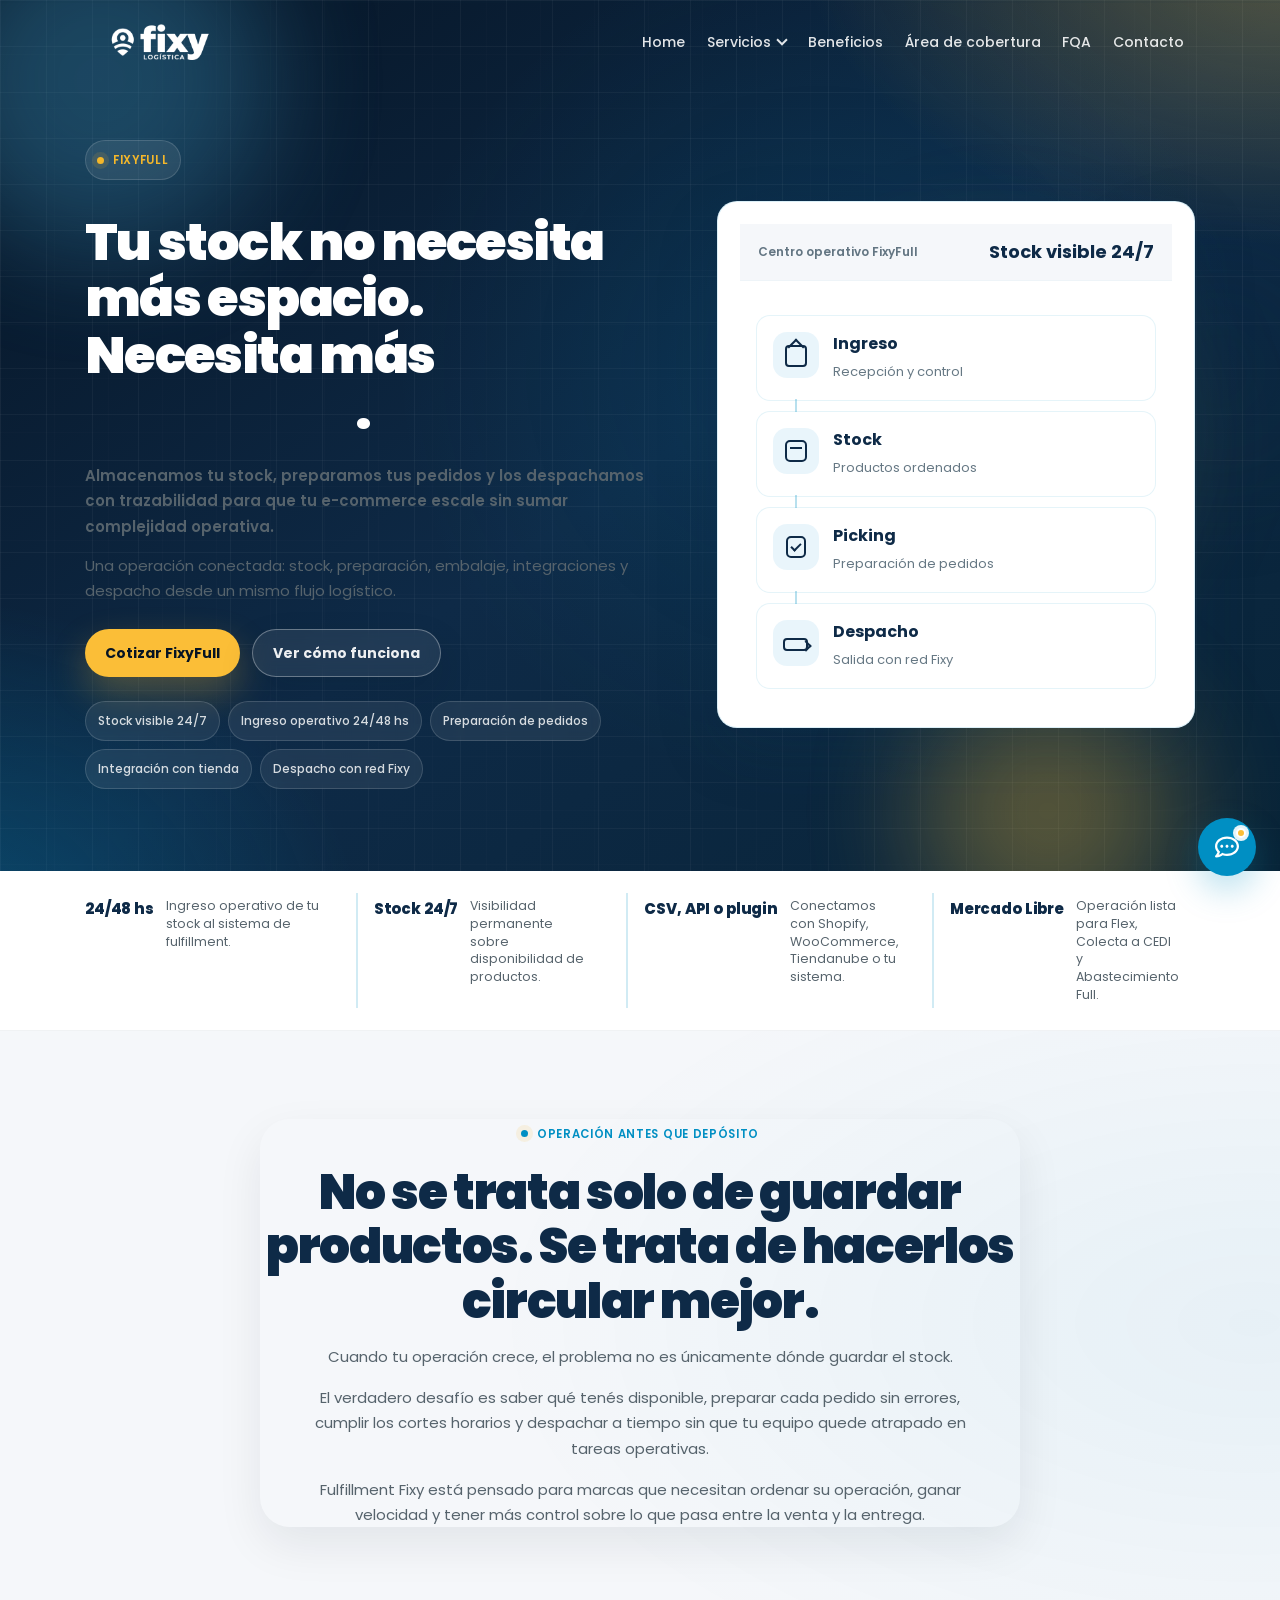
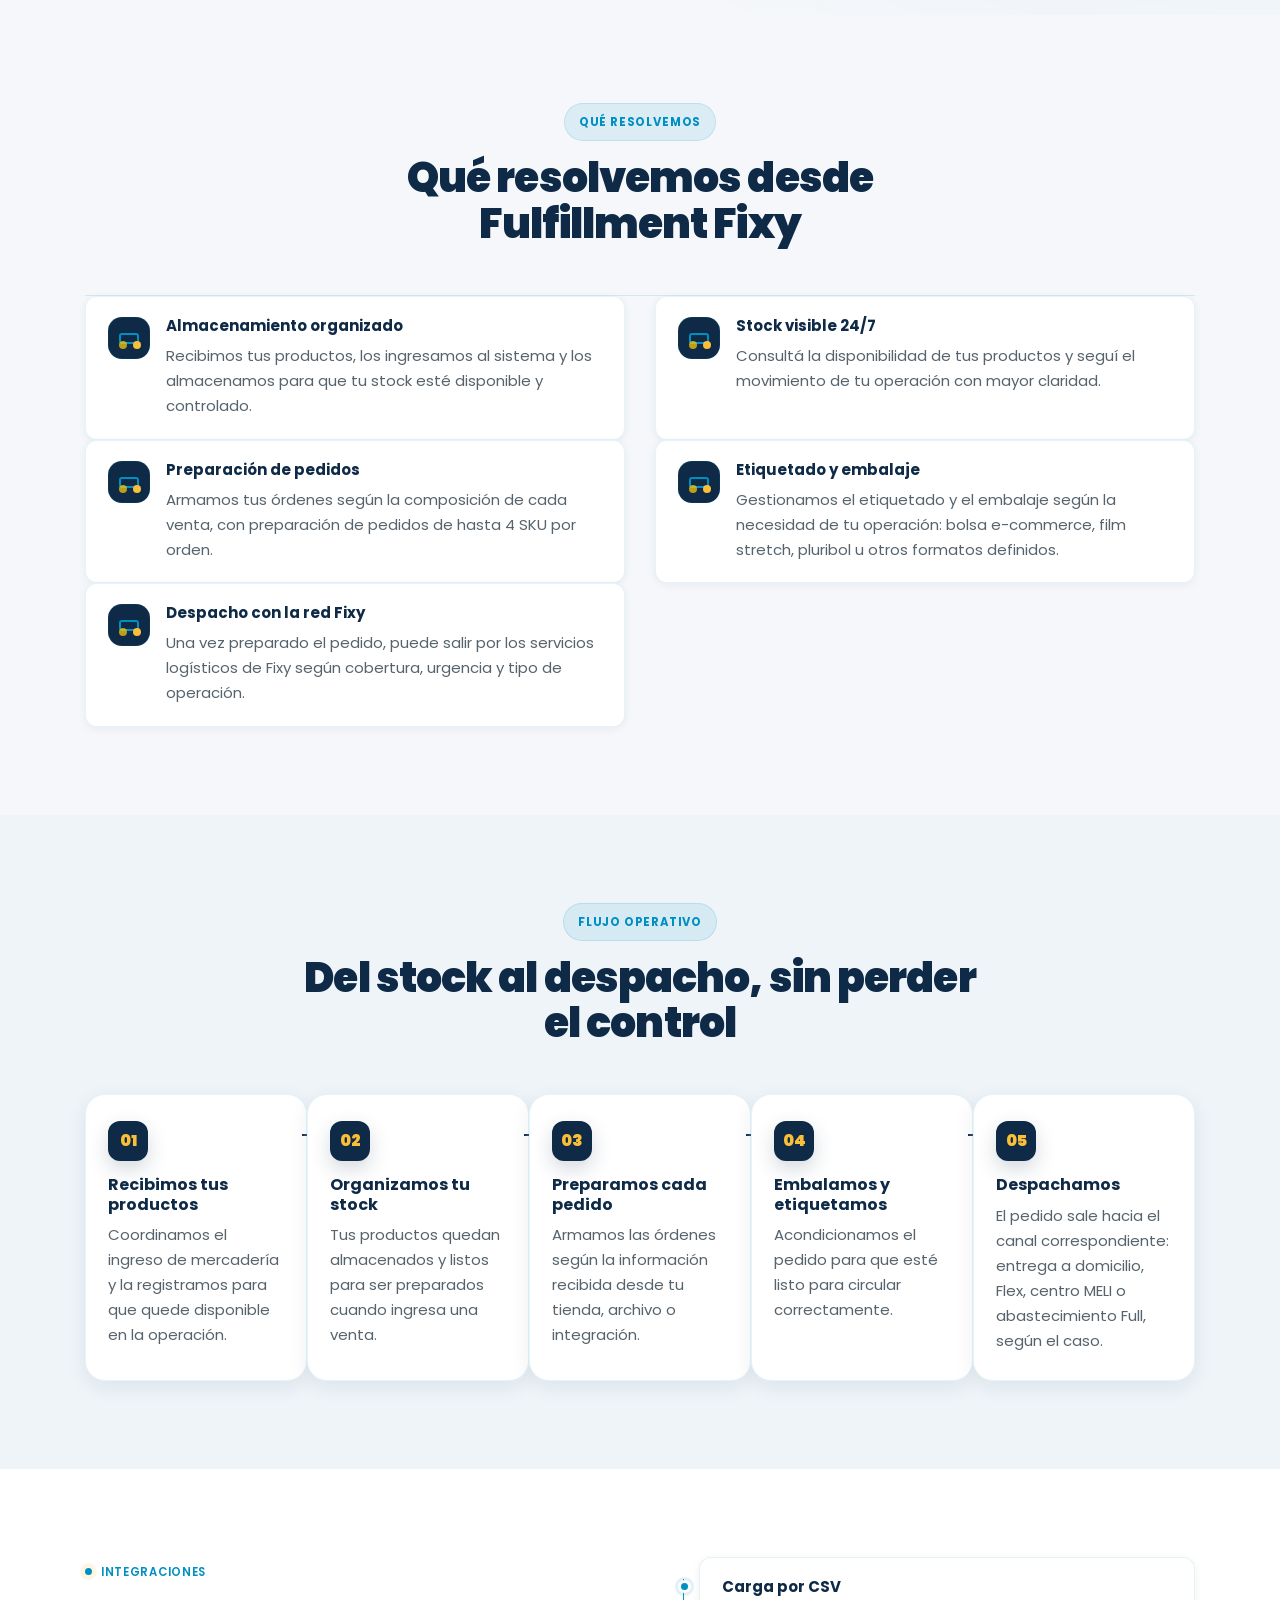
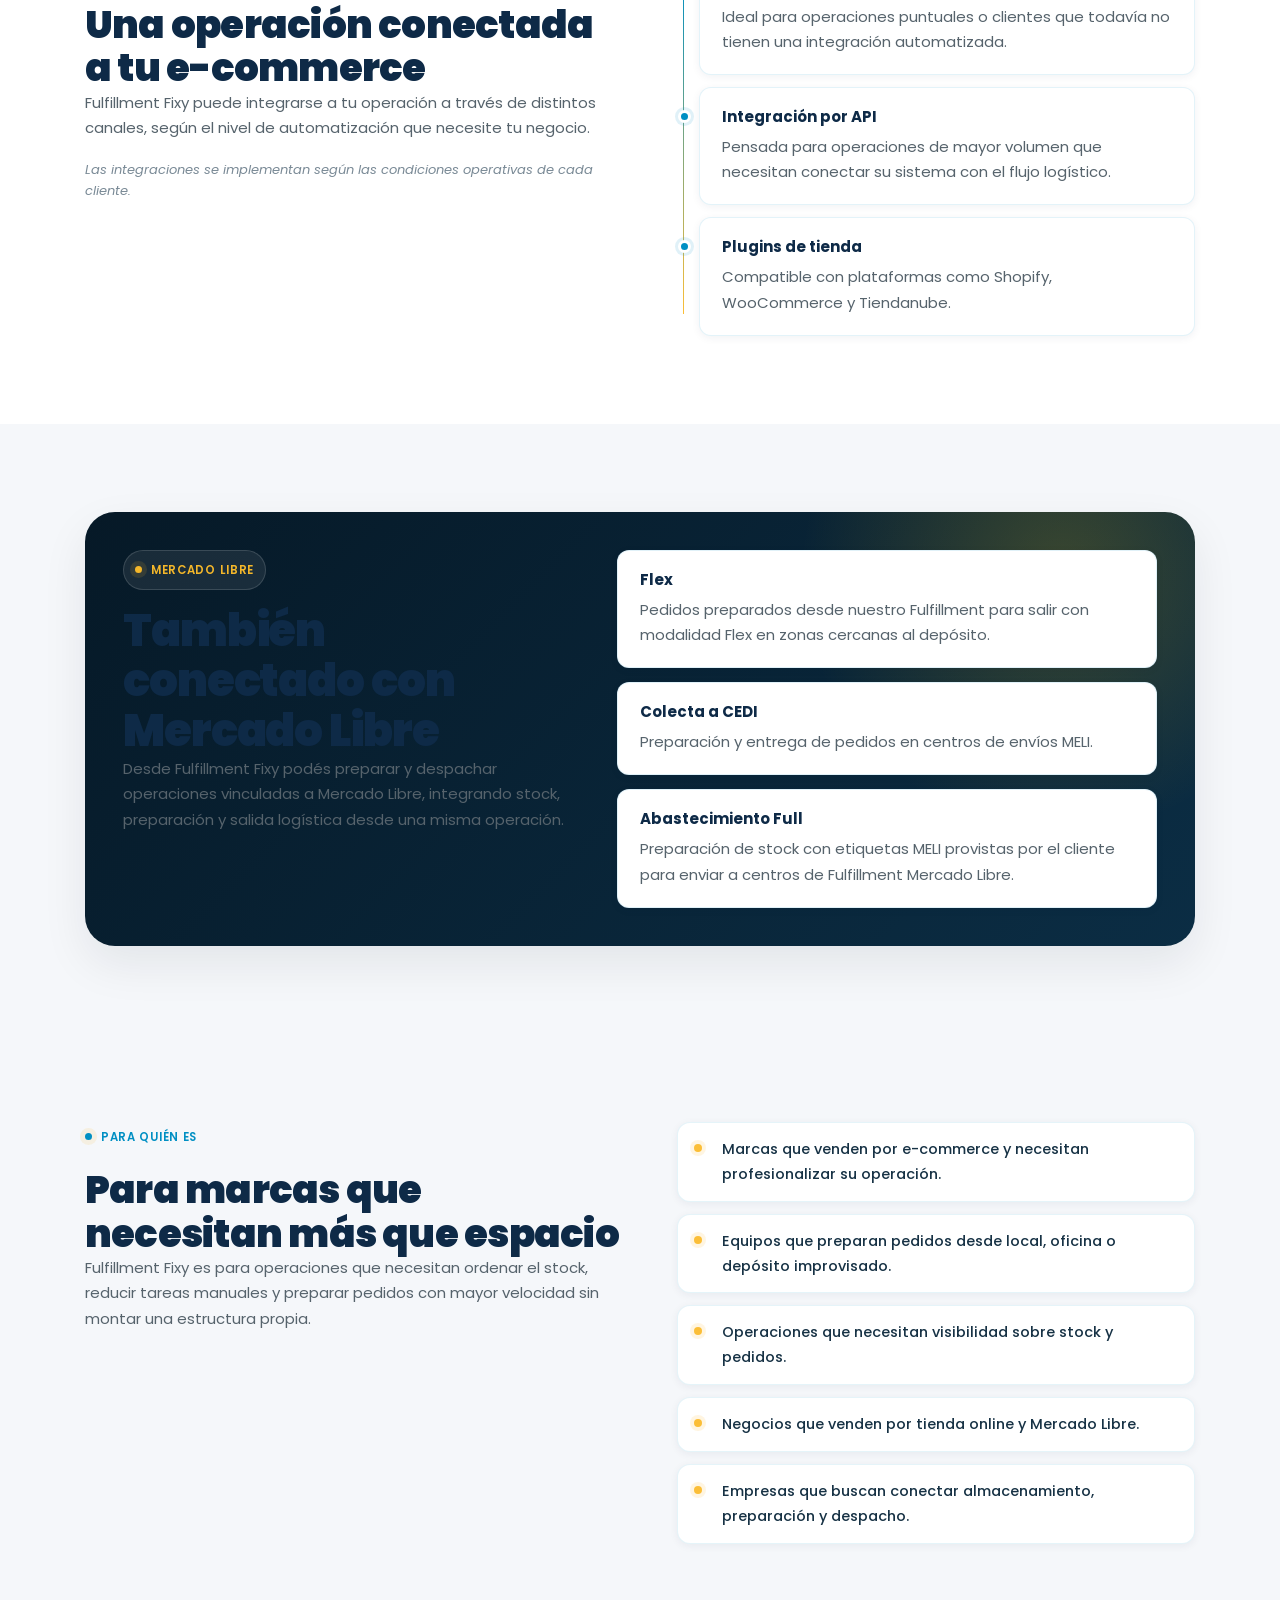
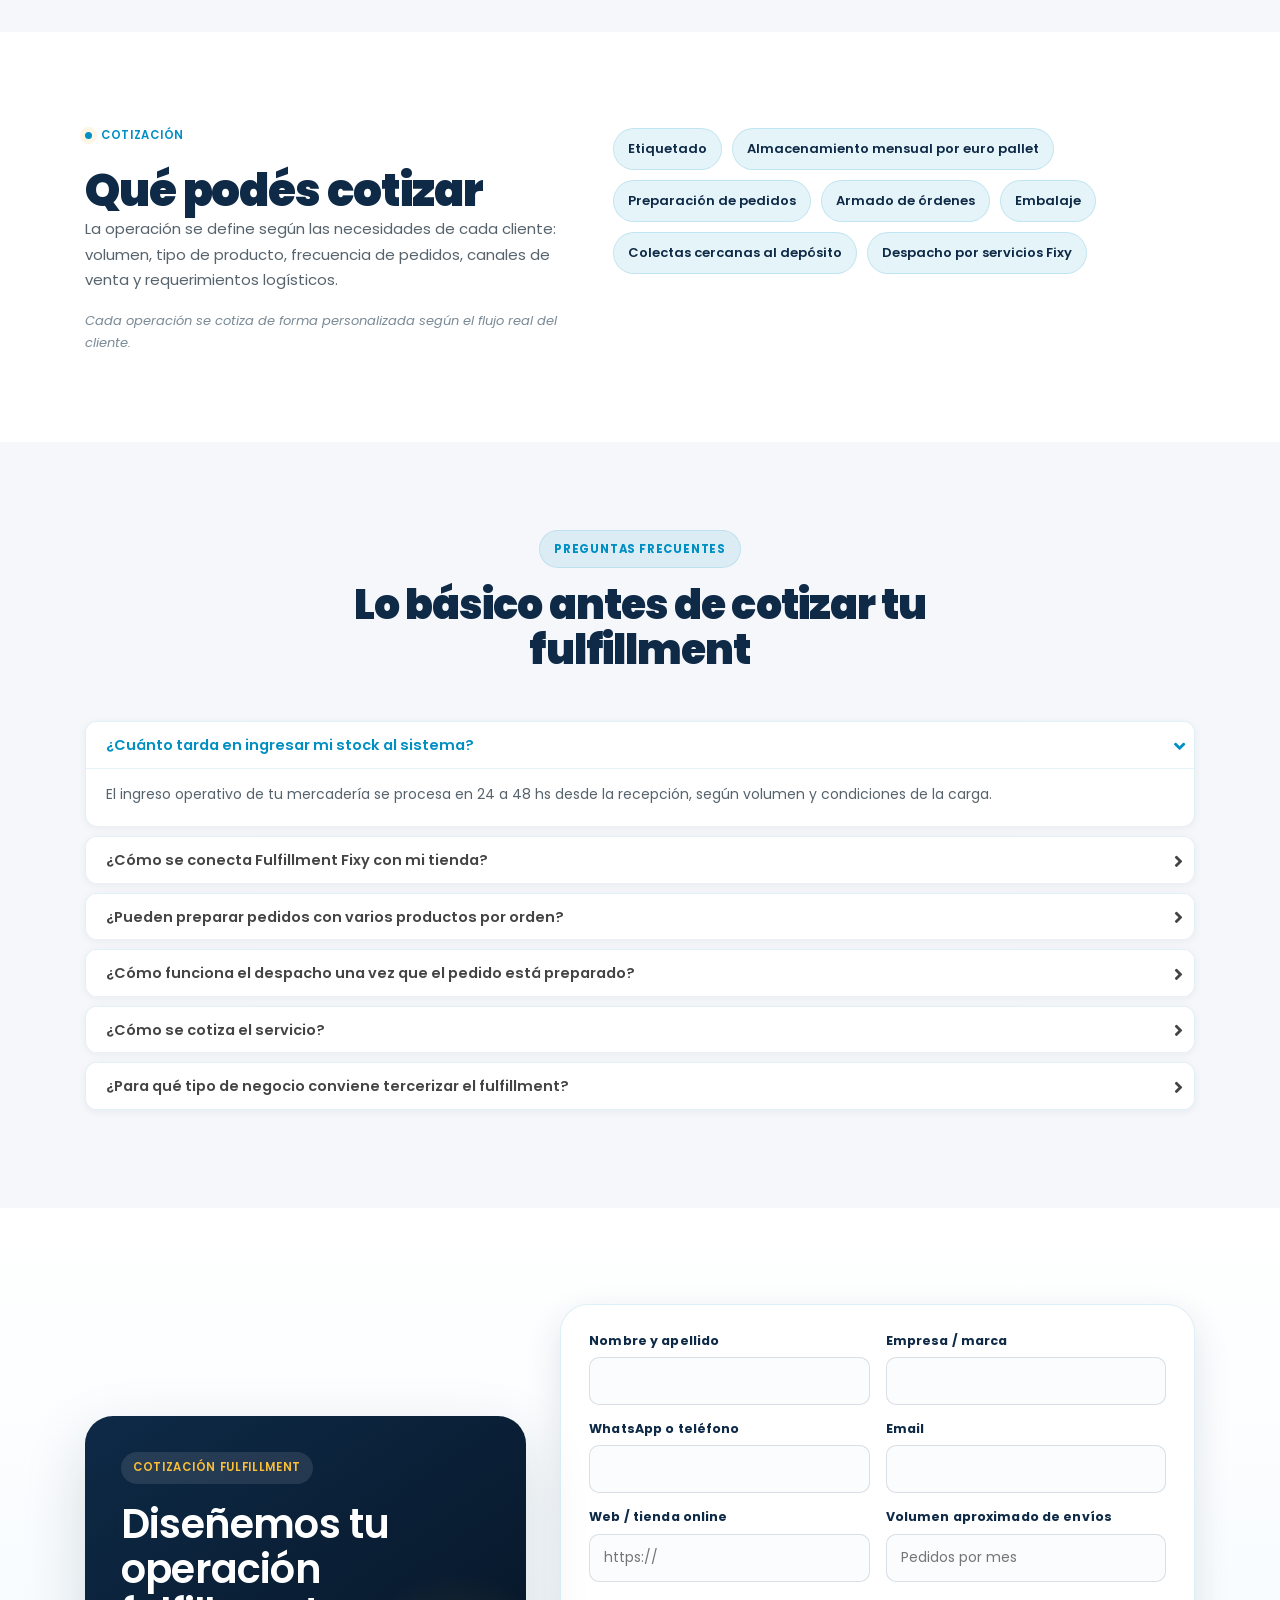
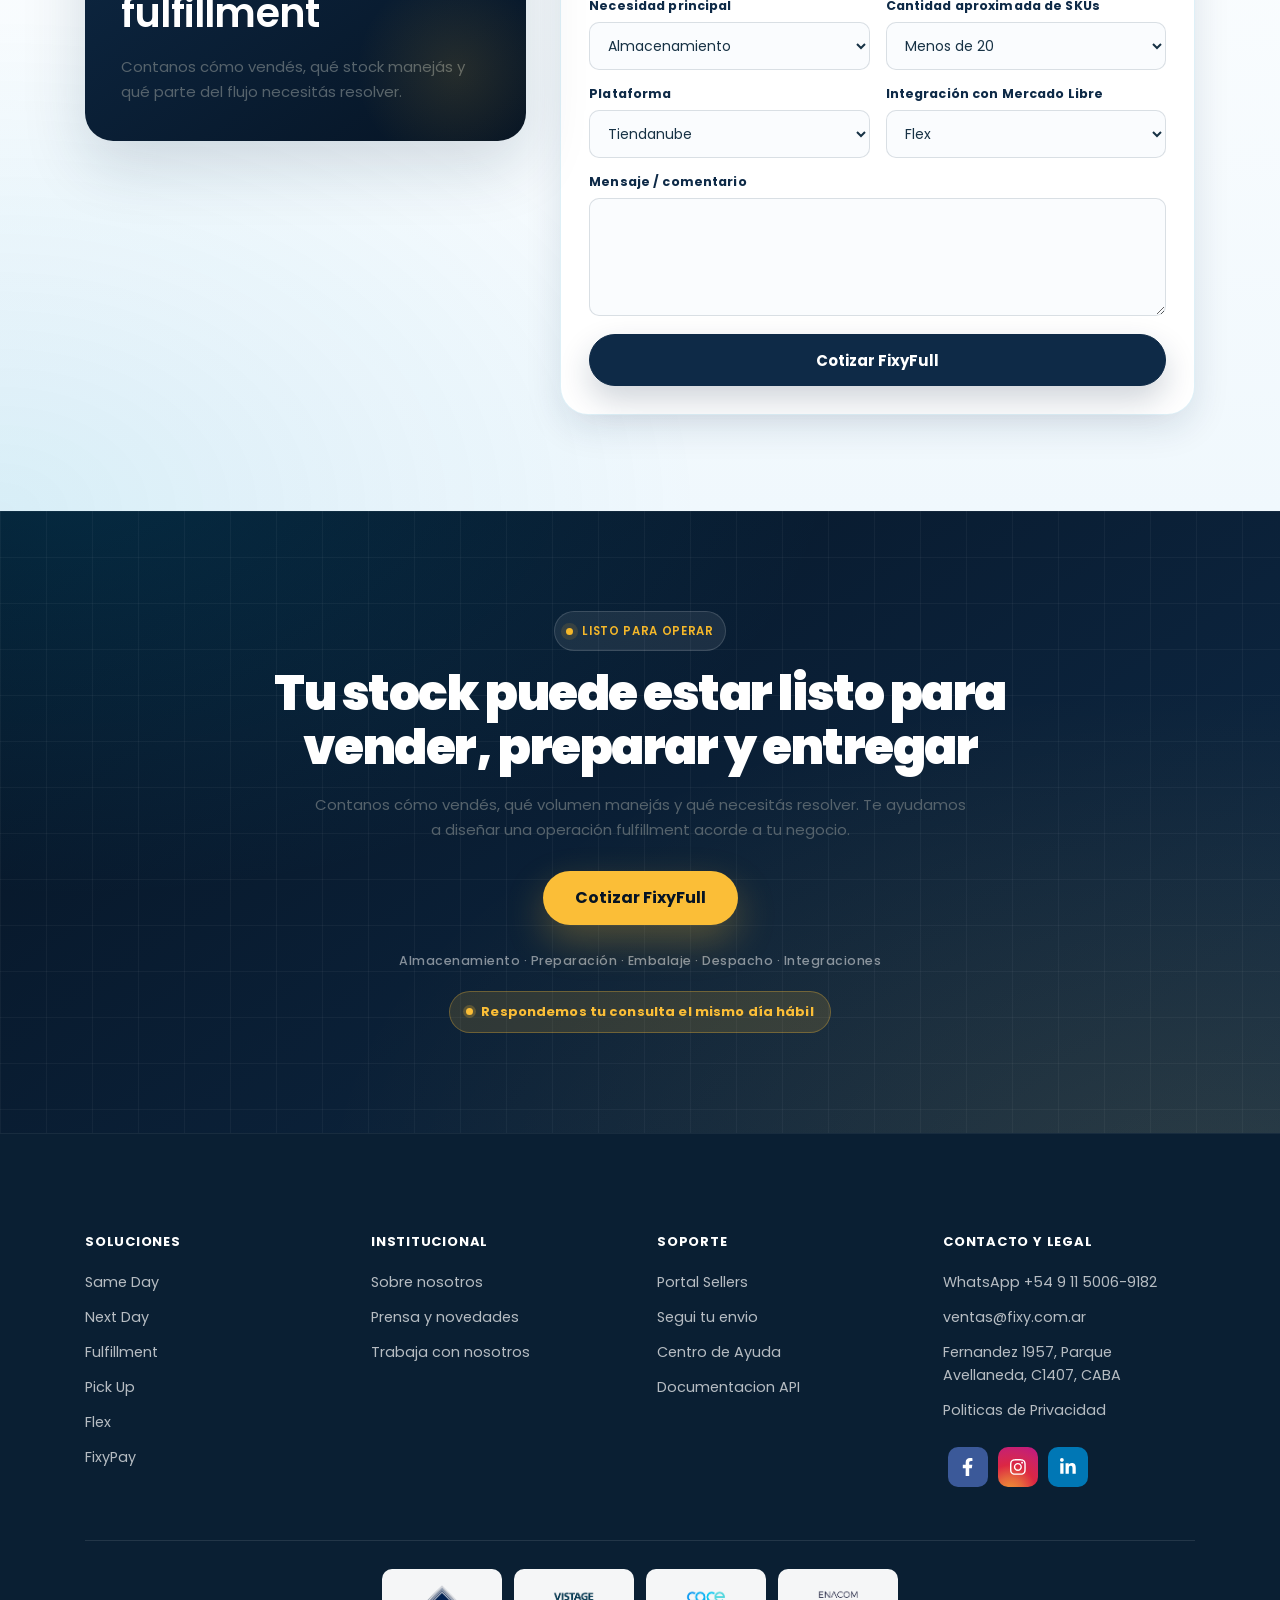
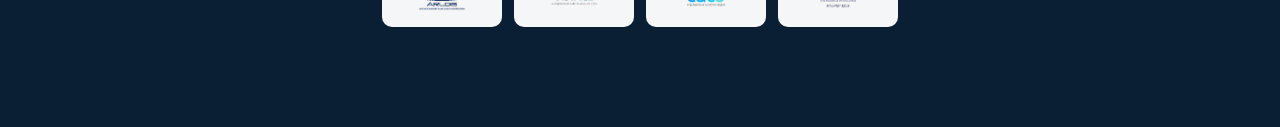
<file: pages/fulfillment.html>
﻿<!DOCTYPE html>
<html lang="es">
<head>
    <meta charset="UTF-8">
    <meta name="viewport" content="width=device-width, initial-scale=1">
    <title>Fulfillment para e-commerce | Almacenamiento y preparación de pedidos | Fixy</title>
    <meta name="description" content="Fulfillment Fixy para e-commerce: almacenamiento, gestión de stock, preparación de pedidos, embalaje, integraciones y despacho con red logística Fixy.">
    <link rel="stylesheet" href="../css/style.css">
    <link rel="stylesheet" href="../css/responsive.css">
    <link rel="stylesheet" href="../css/fixy-services.css">
    <link rel="stylesheet" href="../css/fixy-motion.css">
</head>
<body class="homepage-5 fulfillment-page">
    <div class="fxm-progress" aria-hidden="true"><span></span></div>
    <a href="https://linktr.ee/fixylogistica" target="_blank" rel="noopener noreferrer" class="wp-fijo" aria-label="Contactar a Fixy">
        <i class="far fa-comment-dots" aria-hidden="true"></i>
    </a>
    <button class="fixy-mobile-menu-button navbar-toggler" type="button" data-toggle="navbarToggler" aria-label="Abrir menú">
        <span class="navbar-toggler-icon"></span>
    </button>
    <div class="main">
        <header class="navbar navbar-sticky navbar-expand-lg navbar-dark">
            <div class="container position-relative">
                <a class="navbar-brand" href="../index.html">
                    <img class="navbar-brand-regular" src="../images/logo-blanco.png" alt="Fixy" width="150">
                    <img class="navbar-brand-sticky" src="../images/logo-celeste.png" alt="Fixy" width="150">
                </a>
                <button class="navbar-toggler d-lg-none" type="button" data-toggle="navbarToggler" aria-label="Toggle navigation"><span class="navbar-toggler-icon"></span></button>
                <div class="navbar-inner">
                    <button class="navbar-toggler d-lg-none" type="button" data-toggle="navbarToggler" aria-label="Toggle navigation"><span class="navbar-toggler-icon"></span></button>
                    <nav>
                        <ul class="navbar-nav" id="navbar-nav">
                            <li class="nav-item"><a class="nav-link" href="../index.html">Home</a></li>
                            <li class="nav-item services-nav-item">
                                <button class="nav-link services-menu-toggle" type="button" aria-expanded="false" aria-controls="services-dropdown"><span>Servicios</span><span class="services-menu-chevron" aria-hidden="true"></span></button>
                                <div class="services-dropdown" id="services-dropdown">
                                    <a class="services-dropdown-link" href="sameday.html"><span class="services-dropdown-icon services-icon-sameday" aria-hidden="true"></span><span><strong>Same Day</strong><small>Entregas en el dia para operaciones agiles.</small></span></a>
                                    <a class="services-dropdown-link current-service" href="fulfillment.html" aria-current="page"><span class="services-dropdown-icon services-icon-fulfillment" aria-hidden="true"></span><span><strong>Fulfillment</strong><small>Almacenamiento, preparacion y despacho con FixyFull.</small></span></a>
                                    <a class="services-dropdown-link" href="nextday.html"><span class="services-dropdown-icon services-icon-nextday" aria-hidden="true"></span><span><strong>Next Day</strong><small>Envios en 24 hs para CABA y GBA.</small></span></a>
                                    <a class="services-dropdown-link" href="pickup.html"><span class="services-dropdown-icon services-icon-pickup" aria-hidden="true"></span><span><strong>Pick Up</strong><small>Puntos de retiro y despacho para ampliar cobertura.</small></span></a>
                                    <a class="services-dropdown-link" href="flex.html"><span class="services-dropdown-icon services-icon-flex" aria-hidden="true"></span><span><strong>Flex</strong><small>Solucion para operaciones con Mercado Envios Flex.</small></span></a>
                                    <a class="services-dropdown-link" href="fixypay.html"><span class="services-dropdown-icon services-icon-fixypay" aria-hidden="true"></span><span><strong>FixyPay</strong><small>Cobranza QR contraentrega con acreditacion inmediata.</small></span></a>
                                </div>
                            </li>
                            <li class="nav-item"><a class="nav-link" href="../index.html#beneficios">Beneficios</a></li>
                            <li class="nav-item"><a class="nav-link" href="../index.html#cobertura">Área de cobertura</a></li>
                            <li class="nav-item"><a class="nav-link" href="../index.html#faq">FQA</a></li>
                            <li class="nav-item"><a class="nav-link" href="#contacto-servicio">Contacto</a></li>
                        </ul>
                    </nav>
                </div>
            </div>
        </header>
        <main>
            <section class="ff-hero">
                <div class="fxm-mesh" aria-hidden="true"><span></span><span></span><span></span></div>
                <div class="container">
                    <div class="ff-hero-grid">
                        <div class="ff-hero-copy">
                            <span class="ff-kicker fxm-intro">FixyFull</span>
                            <h1 class="fxm-intro" data-fxm-delay="1">Tu stock no necesita más espacio. Necesita más <span class="hook-rotator hook-rotator-4" aria-label="control, velocidad, visibilidad u orden"><span class="hook-word" aria-hidden="true">control</span><span class="hook-word" aria-hidden="true">velocidad</span><span class="hook-word" aria-hidden="true">visibilidad</span><span class="hook-word" aria-hidden="true">orden</span></span>.</h1>
                            <p class="ff-hero-lead fxm-intro" data-fxm-delay="2">Almacenamos tu stock, preparamos tus pedidos y los despachamos con trazabilidad para que tu e-commerce escale sin sumar complejidad operativa.</p>
                            <p class="ff-hero-note fxm-intro" data-fxm-delay="2">Una operación conectada: stock, preparación, embalaje, integraciones y despacho desde un mismo flujo logístico.</p>
                            <div class="ff-actions fxm-intro" data-fxm-delay="3">
                                <a class="ff-btn ff-btn-primary fxm-magnetic fxm-shine" href="#contacto-servicio">Cotizar FixyFull</a>
                                <a class="ff-btn ff-btn-secondary" href="#ff-flow">Ver cómo funciona</a>
                            </div>
                            <div class="ff-chips fxm-intro" data-fxm-delay="4" aria-label="Características de Fulfillment Fixy">
                                <span>Stock visible 24/7</span>
                                <span>Ingreso operativo 24/48 hs</span>
                                <span>Preparación de pedidos</span>
                                <span>Integración con tienda</span>
                                <span>Despacho con red Fixy</span>
                            </div>
                        </div>

                        <div class="ff-ops-card" aria-label="Flujo operativo de Fulfillment Fixy">
                            <div class="ff-ops-header">
                                <span>Centro operativo FixyFull</span>
                                <strong>Stock visible 24/7</strong>
                            </div>
                            <div class="ff-ops-flow">
                                <div class="ff-ops-step">
                                    <span class="ff-icon ff-icon-inbound" aria-hidden="true"></span>
                                    <strong>Ingreso</strong>
                                    <small>Recepción y control</small>
                                </div>
                                <div class="ff-ops-step">
                                    <span class="ff-icon ff-icon-stock" aria-hidden="true"></span>
                                    <strong>Stock</strong>
                                    <small>Productos ordenados</small>
                                </div>
                                <div class="ff-ops-step">
                                    <span class="ff-icon ff-icon-picking" aria-hidden="true"></span>
                                    <strong>Picking</strong>
                                    <small>Preparación de pedidos</small>
                                </div>
                                <div class="ff-ops-step">
                                    <span class="ff-icon ff-icon-dispatch" aria-hidden="true"></span>
                                    <strong>Despacho</strong>
                                    <small>Salida con red Fixy</small>
                                </div>
                            </div>
                        </div>
                    </div>
                </div>
            </section>

            <section class="service-trust-bar ff-trust">
                <div class="container">
                    <ul class="service-trust-list">
                        <li><strong>24/48&nbsp;hs</strong><span>Ingreso operativo de tu stock al sistema de fulfillment.</span></li>
                        <li><strong>Stock&nbsp;24/7</strong><span>Visibilidad permanente sobre disponibilidad de productos.</span></li>
                        <li><strong>CSV,&nbsp;API&nbsp;o&nbsp;plugin</strong><span>Conectamos con Shopify, WooCommerce, Tiendanube o tu sistema.</span></li>
                        <li><strong>Mercado&nbsp;Libre</strong><span>Operación lista para Flex, Colecta a CEDI y Abastecimiento Full.</span></li>
                    </ul>
                </div>
            </section>

            <section class="ff-insight" data-reveal>
                <div class="container">
                    <div class="ff-insight-copy">
                        <span class="ff-kicker dark">Operación antes que depósito</span>
                        <h2>No se trata solo de guardar productos. Se trata de hacerlos circular mejor.</h2>
                        <p>Cuando tu operación crece, el problema no es únicamente dónde guardar el stock.</p>
                        <p>El verdadero desafío es saber qué tenés disponible, preparar cada pedido sin errores, cumplir los cortes horarios y despachar a tiempo sin que tu equipo quede atrapado en tareas operativas.</p>
                        <p>Fulfillment Fixy está pensado para marcas que necesitan ordenar su operación, ganar velocidad y tener más control sobre lo que pasa entre la venta y la entrega.</p>
                    </div>
                </div>
            </section>

            <section class="ff-section ff-solves" data-reveal>
                <div class="container">
                    <div class="ff-section-heading">
                        <span>Qué resolvemos</span>
                        <h2>Qué resolvemos desde Fulfillment Fixy</h2>
                    </div>
                    <div class="ff-solve-list">
                        <article>
                            <span class="ff-mini-icon" aria-hidden="true"></span>
                            <div>
                                <h3>Almacenamiento organizado</h3>
                                <p>Recibimos tus productos, los ingresamos al sistema y los almacenamos para que tu stock esté disponible y controlado.</p>
                            </div>
                        </article>
                        <article>
                            <span class="ff-mini-icon graph" aria-hidden="true"></span>
                            <div>
                                <h3>Stock visible 24/7</h3>
                                <p>Consultá la disponibilidad de tus productos y seguí el movimiento de tu operación con mayor claridad.</p>
                            </div>
                        </article>
                        <article>
                            <span class="ff-mini-icon pick" aria-hidden="true"></span>
                            <div>
                                <h3>Preparación de pedidos</h3>
                                <p>Armamos tus órdenes según la composición de cada venta, con preparación de pedidos de hasta 4 SKU por orden.</p>
                            </div>
                        </article>
                        <article>
                            <span class="ff-mini-icon tag" aria-hidden="true"></span>
                            <div>
                                <h3>Etiquetado y embalaje</h3>
                                <p>Gestionamos el etiquetado y el embalaje según la necesidad de tu operación: bolsa e-commerce, film stretch, pluribol u otros formatos definidos.</p>
                            </div>
                        </article>
                        <article>
                            <span class="ff-mini-icon route" aria-hidden="true"></span>
                            <div>
                                <h3>Despacho con la red Fixy</h3>
                                <p>Una vez preparado el pedido, puede salir por los servicios logísticos de Fixy según cobertura, urgencia y tipo de operación.</p>
                            </div>
                        </article>
                    </div>
                </div>
            </section>

            <section class="ff-section ff-flow-section" id="ff-flow" data-reveal>
                <div class="container">
                    <div class="ff-section-heading">
                        <span>Flujo operativo</span>
                        <h2>Del stock al despacho, sin perder el control</h2>
                    </div>
                    <div class="ff-flow">
                        <article>
                            <span>01</span>
                            <h3>Recibimos tus productos</h3>
                            <p>Coordinamos el ingreso de mercadería y la registramos para que quede disponible en la operación.</p>
                        </article>
                        <article>
                            <span>02</span>
                            <h3>Organizamos tu stock</h3>
                            <p>Tus productos quedan almacenados y listos para ser preparados cuando ingresa una venta.</p>
                        </article>
                        <article>
                            <span>03</span>
                            <h3>Preparamos cada pedido</h3>
                            <p>Armamos las órdenes según la información recibida desde tu tienda, archivo o integración.</p>
                        </article>
                        <article>
                            <span>04</span>
                            <h3>Embalamos y etiquetamos</h3>
                            <p>Acondicionamos el pedido para que esté listo para circular correctamente.</p>
                        </article>
                        <article>
                            <span>05</span>
                            <h3>Despachamos</h3>
                            <p>El pedido sale hacia el canal correspondiente: entrega a domicilio, Flex, centro MELI o abastecimiento Full, según el caso.</p>
                        </article>
                    </div>
                </div>
            </section>

            <section class="ff-section ff-connect" data-reveal>
                <div class="container">
                    <div class="ff-connect-grid">
                        <div>
                            <span class="ff-kicker dark">Integraciones</span>
                            <h2>Una operación conectada a tu e-commerce</h2>
                            <p>Fulfillment Fixy puede integrarse a tu operación a través de distintos canales, según el nivel de automatización que necesite tu negocio.</p>
                            <p class="ff-small-note">Las integraciones se implementan según las condiciones operativas de cada cliente.</p>
                        </div>
                        <div class="ff-connections" aria-label="Canales de integración">
                            <article>
                                <span></span>
                                <h3>Carga por CSV</h3>
                                <p>Ideal para operaciones puntuales o clientes que todavía no tienen una integración automatizada.</p>
                            </article>
                            <article>
                                <span></span>
                                <h3>Integración por API</h3>
                                <p>Pensada para operaciones de mayor volumen que necesitan conectar su sistema con el flujo logístico.</p>
                            </article>
                            <article>
                                <span></span>
                                <h3>Plugins de tienda</h3>
                                <p>Compatible con plataformas como Shopify, WooCommerce y Tiendanube.</p>
                            </article>
                        </div>
                    </div>
                </div>
            </section>

            <section class="ff-section ff-meli" data-reveal>
                <div class="container">
                    <div class="ff-meli-panel">
                        <div>
                            <span class="ff-kicker">Mercado Libre</span>
                            <h2>También conectado con Mercado Libre</h2>
                            <p>Desde Fulfillment Fixy podés preparar y despachar operaciones vinculadas a Mercado Libre, integrando stock, preparación y salida logística desde una misma operación.</p>
                        </div>
                        <div class="ff-meli-items">
                            <article>
                                <h3>Flex</h3>
                                <p>Pedidos preparados desde nuestro Fulfillment para salir con modalidad Flex en zonas cercanas al depósito.</p>
                            </article>
                            <article>
                                <h3>Colecta a CEDI</h3>
                                <p>Preparación y entrega de pedidos en centros de envíos MELI.</p>
                            </article>
                            <article>
                                <h3>Abastecimiento Full</h3>
                                <p>Preparación de stock con etiquetas MELI provistas por el cliente para enviar a centros de Fulfillment Mercado Libre.</p>
                            </article>
                        </div>
                    </div>
                </div>
            </section>

            <section class="ff-section ff-fit" data-reveal>
                <div class="container">
                    <div class="ff-fit-grid">
                        <div>
                            <span class="ff-kicker dark">Para quién es</span>
                            <h2>Para marcas que necesitan más que espacio</h2>
                            <p>Fulfillment Fixy es para operaciones que necesitan ordenar el stock, reducir tareas manuales y preparar pedidos con mayor velocidad sin montar una estructura propia.</p>
                        </div>
                        <ul class="ff-premium-list">
                            <li>Marcas que venden por e-commerce y necesitan profesionalizar su operación.</li>
                            <li>Equipos que preparan pedidos desde local, oficina o depósito improvisado.</li>
                            <li>Operaciones que necesitan visibilidad sobre stock y pedidos.</li>
                            <li>Negocios que venden por tienda online y Mercado Libre.</li>
                            <li>Empresas que buscan conectar almacenamiento, preparación y despacho.</li>
                        </ul>
                    </div>
                </div>
            </section>

            <section class="ff-section ff-quote" data-reveal>
                <div class="container">
                    <div class="ff-quote-grid">
                        <div>
                            <span class="ff-kicker dark">Cotización</span>
                            <h2>Qué podés cotizar</h2>
                            <p>La operación se define según las necesidades de cada cliente: volumen, tipo de producto, frecuencia de pedidos, canales de venta y requerimientos logísticos.</p>
                            <p class="ff-small-note">Cada operación se cotiza de forma personalizada según el flujo real del cliente.</p>
                        </div>
                        <div class="ff-quote-tags" aria-label="Conceptos que se pueden cotizar">
                            <span>Etiquetado</span>
                            <span>Almacenamiento mensual por euro pallet</span>
                            <span>Preparación de pedidos</span>
                            <span>Armado de órdenes</span>
                            <span>Embalaje</span>
                            <span>Colectas cercanas al depósito</span>
                            <span>Despacho por servicios Fixy</span>
                        </div>
                    </div>
                </div>
            </section>

            <section id="ff-faq" class="ff-section service-faq" data-reveal>
                <div class="container">
                    <div class="ff-section-heading">
                        <span>Preguntas frecuentes</span>
                        <h2>Lo básico antes de cotizar tu fulfillment</h2>
                    </div>
                    <div class="accordion service-accordion" id="ffFaqAccordion">
                        <div class="card">
                            <div class="card-header" id="ffFaqOne">
                                <button class="btn btn-link" type="button" data-toggle="collapse" data-target="#ffFaqOneBody" aria-expanded="true" aria-controls="ffFaqOneBody">¿Cuánto tarda en ingresar mi stock al sistema?</button>
                            </div>
                            <div id="ffFaqOneBody" class="collapse show" aria-labelledby="ffFaqOne" data-parent="#ffFaqAccordion">
                                <div class="card-body">El ingreso operativo de tu mercadería se procesa en 24 a 48 hs desde la recepción, según volumen y condiciones de la carga.</div>
                            </div>
                        </div>
                        <div class="card">
                            <div class="card-header" id="ffFaqTwo">
                                <button class="btn btn-link collapsed" type="button" data-toggle="collapse" data-target="#ffFaqTwoBody" aria-expanded="false" aria-controls="ffFaqTwoBody">¿Cómo se conecta Fulfillment Fixy con mi tienda?</button>
                            </div>
                            <div id="ffFaqTwoBody" class="collapse" aria-labelledby="ffFaqTwo" data-parent="#ffFaqAccordion">
                                <div class="card-body">Según tu nivel de automatización: carga por CSV para operaciones puntuales, integración por API para mayor volumen, o plugins compatibles con Shopify, WooCommerce y Tiendanube.</div>
                            </div>
                        </div>
                        <div class="card">
                            <div class="card-header" id="ffFaqThree">
                                <button class="btn btn-link collapsed" type="button" data-toggle="collapse" data-target="#ffFaqThreeBody" aria-expanded="false" aria-controls="ffFaqThreeBody">¿Pueden preparar pedidos con varios productos por orden?</button>
                            </div>
                            <div id="ffFaqThreeBody" class="collapse" aria-labelledby="ffFaqThree" data-parent="#ffFaqAccordion">
                                <div class="card-body">Sí, armamos órdenes de hasta 4 SKU por pedido, con etiquetado y embalaje según el formato que necesite tu operación.</div>
                            </div>
                        </div>
                        <div class="card">
                            <div class="card-header" id="ffFaqFour">
                                <button class="btn btn-link collapsed" type="button" data-toggle="collapse" data-target="#ffFaqFourBody" aria-expanded="false" aria-controls="ffFaqFourBody">¿Cómo funciona el despacho una vez que el pedido está preparado?</button>
                            </div>
                            <div id="ffFaqFourBody" class="collapse" aria-labelledby="ffFaqFour" data-parent="#ffFaqAccordion">
                                <div class="card-body">El pedido sale por los servicios logísticos de Fixy según cobertura y urgencia: entrega a domicilio, Envíos Flex, centro MELI o abastecimiento Full.</div>
                            </div>
                        </div>
                        <div class="card">
                            <div class="card-header" id="ffFaqFive">
                                <button class="btn btn-link collapsed" type="button" data-toggle="collapse" data-target="#ffFaqFiveBody" aria-expanded="false" aria-controls="ffFaqFiveBody">¿Cómo se cotiza el servicio?</button>
                            </div>
                            <div id="ffFaqFiveBody" class="collapse" aria-labelledby="ffFaqFive" data-parent="#ffFaqAccordion">
                                <div class="card-body">De forma personalizada, según volumen, tipo de producto, frecuencia de pedidos, canales de venta y requerimientos logísticos de tu operación.</div>
                            </div>
                        </div>
                        <div class="card">
                            <div class="card-header" id="ffFaqSix">
                                <button class="btn btn-link collapsed" type="button" data-toggle="collapse" data-target="#ffFaqSixBody" aria-expanded="false" aria-controls="ffFaqSixBody">¿Para qué tipo de negocio conviene tercerizar el fulfillment?</button>
                            </div>
                            <div id="ffFaqSixBody" class="collapse" aria-labelledby="ffFaqSix" data-parent="#ffFaqAccordion">
                                <div class="card-body">Para marcas que venden por e-commerce y Mercado Libre y necesitan más visibilidad sobre stock, pedidos y despacho sin armar una estructura propia.</div>
                            </div>
                        </div>
                    </div>
                </div>
            </section>

            <section id="contacto-servicio" class="service-contact-section service-contact-fulfillment" data-reveal>
                <div class="container">
                    <div class="service-contact-grid">
                        <div class="service-contact-copy">
                            <span class="service-contact-kicker">Cotización Fulfillment</span>
                            <h2>Diseñemos tu operación fulfillment</h2>
                            <p>Contanos cómo vendés, qué stock manejás y qué parte del flujo necesitás resolver.</p>
                        </div>
                        <form class="service-contact-form" data-service="fulfillment" action="#" method="post">
                            <input type="hidden" name="servicio" value="fulfillment">
                            <div class="service-form-grid">
                                <label>Nombre y apellido<input type="text" name="nombre" autocomplete="name" required></label>
                                <label>Empresa / marca<input type="text" name="empresa" autocomplete="organization" required></label>
                                <label>WhatsApp o teléfono<input type="tel" name="telefono" autocomplete="tel" required></label>
                                <label>Email<input type="email" name="email" autocomplete="email" required></label>
                                <label>Web / tienda online<input type="url" name="web" placeholder="https://"></label>
                                <label>Volumen aproximado de envíos<input type="text" name="volumen_aproximado" placeholder="Pedidos por mes"></label>
                                <label>Necesidad principal<select name="necesidad_principal"><option>Almacenamiento</option><option>Preparación de pedidos</option><option>Etiquetado</option><option>Embalaje</option><option>Despacho</option><option>Todo el flujo</option></select></label>
                                <label>Cantidad aproximada de SKUs<select name="skus"><option>Menos de 20</option><option>20 a 100</option><option>100 a 500</option><option>Más de 500</option></select></label>
                                <label>Plataforma<select name="plataforma"><option>Tiendanube</option><option>Shopify</option><option>WooCommerce</option><option>Mercado Libre</option><option>Otra</option></select></label>
                                <label>Integración con Mercado Libre<select name="integracion_ml"><option>Flex</option><option>Full</option><option>Ambas</option><option>No aplica</option></select></label>
                                <label class="service-form-full">Mensaje / comentario<textarea name="mensaje" rows="4"></textarea></label>
                            </div>
                            <button class="service-form-submit" type="submit">Cotizar FixyFull</button>
                        </form>
                    </div>
                </div>
            </section>

            <section class="ff-final" data-reveal>
                <div class="container">
                    <div class="ff-final-inner">
                        <span class="ff-kicker">Listo para operar</span>
                        <h2>Tu stock puede estar listo para vender, preparar y entregar</h2>
                        <p>Contanos cómo vendés, qué volumen manejás y qué necesitás resolver. Te ayudamos a diseñar una operación fulfillment acorde a tu negocio.</p>
                        <a class="ff-btn ff-btn-primary fxm-magnetic fxm-shine" href="#contacto-servicio">Cotizar FixyFull</a>
                        <strong>Almacenamiento · Preparación · Embalaje · Despacho · Integraciones</strong>
                        <div><span class="service-final-urgency">Respondemos tu consulta el mismo día hábil</span></div>
                    </div>
                </div>
            </section>
        </main>
        <footer class="footer-area footer-dark">
            <div class="footer-top ptb_100">
                <div class="container">
                    <div class="footer-grid-2026">
                        <div class="footer-items">
                            <h3 class="footer-title mb-2">Soluciones</h3>
                            <ul>
                                <li><a href="sameday.html">Same Day</a></li>
                                <li><a href="nextday.html">Next Day</a></li>
                                <li><a href="fulfillment.html">Fulfillment</a></li>
                                <li><a href="pickup.html">Pick Up</a></li>
                                <li><a href="flex.html">Flex</a></li>
                                <li><a href="fixypay.html">FixyPay</a></li>
                            </ul>
                        </div>
                        <div class="footer-items">
                            <h3 class="footer-title mb-2">Institucional</h3>
                            <ul>
                                <li><a href="../index.html#contacto">Sobre nosotros</a></li>
                                <li><a href="../index.html#contacto">Prensa y novedades</a></li>
                                <li><a href="mailto:ventas@fixy.com.ar?subject=Trabajar%20en%20Fixy">Trabaja con nosotros</a></li>
                            </ul>
                        </div>
                        <div class="footer-items">
                            <h3 class="footer-title mb-2">Soporte</h3>
                            <ul>
                                <li><a href="https://fixy.epresis.com/login" target="_blank" rel="noopener">Portal Sellers</a></li>
                                <li><a href="https://fixy.epresis.com/seguimiento" target="_blank" rel="noopener">Segui tu envio</a></li>
                                <li><a href="../index.html#faq">Centro de Ayuda</a></li>
                                <li><a href="../index.html#contacto">Documentacion API</a></li>
                            </ul>
                        </div>
                        <div class="footer-items">
                            <h3 class="footer-title mb-2">Contacto y legal</h3>
                            <ul>
                                <li><a href="tel:+5491150069182">WhatsApp +54 9 11 5006-9182</a></li>
                                <li><a href="mailto:ventas@fixy.com.ar">ventas@fixy.com.ar</a></li>
                                <li><span>Fernandez 1957, Parque Avellaneda, C1407, CABA</span></li>
                                <li><a href="../index.html#contacto">Politicas de Privacidad</a></li>
                            </ul>
                            <div class="social-icons d-flex">
                                <a class="facebook" href="https://www.facebook.com/FIXYLOGISTICA/" target="_blank" rel="noopener" aria-label="Facebook de Fixy"><i class="fab fa-facebook-f"></i><i class="fab fa-facebook-f"></i></a>
                                <a class="instagram" href="https://www.instagram.com/fixylogistica/" target="_blank" rel="noopener" aria-label="Instagram de Fixy"><i class="fab fa-instagram"></i><i class="fab fa-instagram"></i></a>
                                <a class="linkedin" href="https://www.linkedin.com/company/fixylogistica/" target="_blank" rel="noopener" aria-label="LinkedIn de Fixy"><i class="fab fa-linkedin-in"></i><i class="fab fa-linkedin-in"></i></a>
                            </div>
                        </div>
                    </div>
                    <div class="footer-partners footer-partners-2026">
                        <a href="https://arlog.org/" target="_blank" rel="noopener" aria-label="ARLOG"><img src="../images/ARLOG2.png" alt="ARLOG"></a>
                        <a href="https://vistage.com.ar/" target="_blank" rel="noopener" aria-label="Vistage"><img src="../images/VISTAGE.png" alt="Vistage"></a>
                        <a href="https://cace.org.ar/" target="_blank" rel="noopener" aria-label="CACE"><img src="../images/CACE.png" alt="CACE"></a>
                        <a href="https://www.enacom.gob.ar" target="_blank" rel="noopener" aria-label="ENACOM"><img src="../images/ENACOM.png" alt="ENACOM"></a>
                    </div>
                </div>
            </div>
        </footer>
    </div>
    <script src="../js/jquery-3.3.1.min.js"></script>
    <script src="../js/popper.min.js"></script>
    <script src="../js/bootstrap.min.js"></script>
    <script src="../js/plugins.min.js"></script>
    <script src="../js/active.js"></script>
    <script src="../js/scroll-reveal.js"></script>
    <script src="../js/fixy-motion.js"></script>
    <script>
        (function () {
            var servicesItem = document.querySelector('.services-nav-item');
            if (!servicesItem) { return; }
            var toggle = servicesItem.querySelector('.services-menu-toggle');
            function setServicesOpen(isOpen) { servicesItem.classList.toggle('is-open', isOpen); toggle.setAttribute('aria-expanded', isOpen ? 'true' : 'false'); }
            toggle.addEventListener('click', function (event) { event.preventDefault(); event.stopPropagation(); setServicesOpen(!servicesItem.classList.contains('is-open')); });
            servicesItem.addEventListener('mouseenter', function () { if (window.matchMedia('(min-width: 992px)').matches) { setServicesOpen(true); } });
            servicesItem.addEventListener('mouseleave', function () { if (window.matchMedia('(min-width: 992px)').matches) { setServicesOpen(false); } });
            document.addEventListener('click', function (event) { if (!servicesItem.contains(event.target)) { setServicesOpen(false); } });
            document.addEventListener('keydown', function (event) { if (event.key === 'Escape') { setServicesOpen(false); toggle.blur(); } });
        }());
    </script>
</body>
</html>
</file>
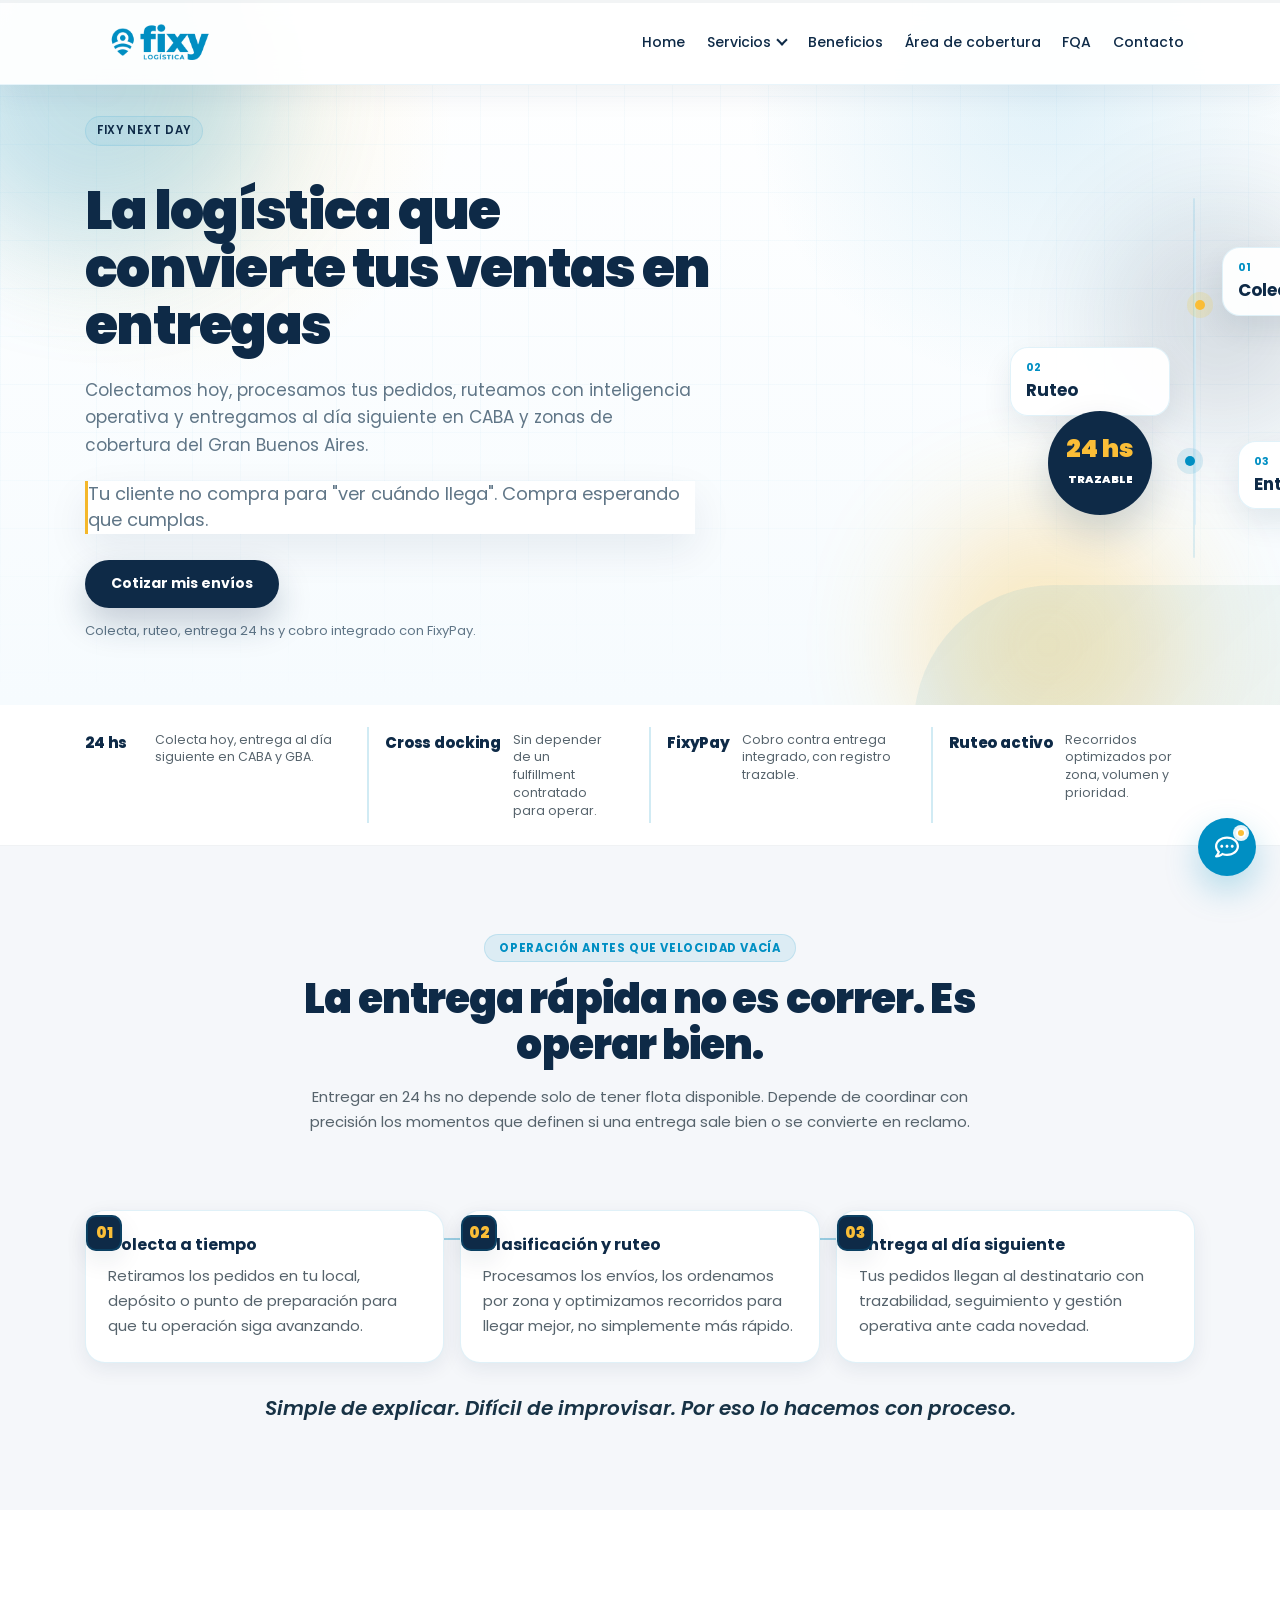
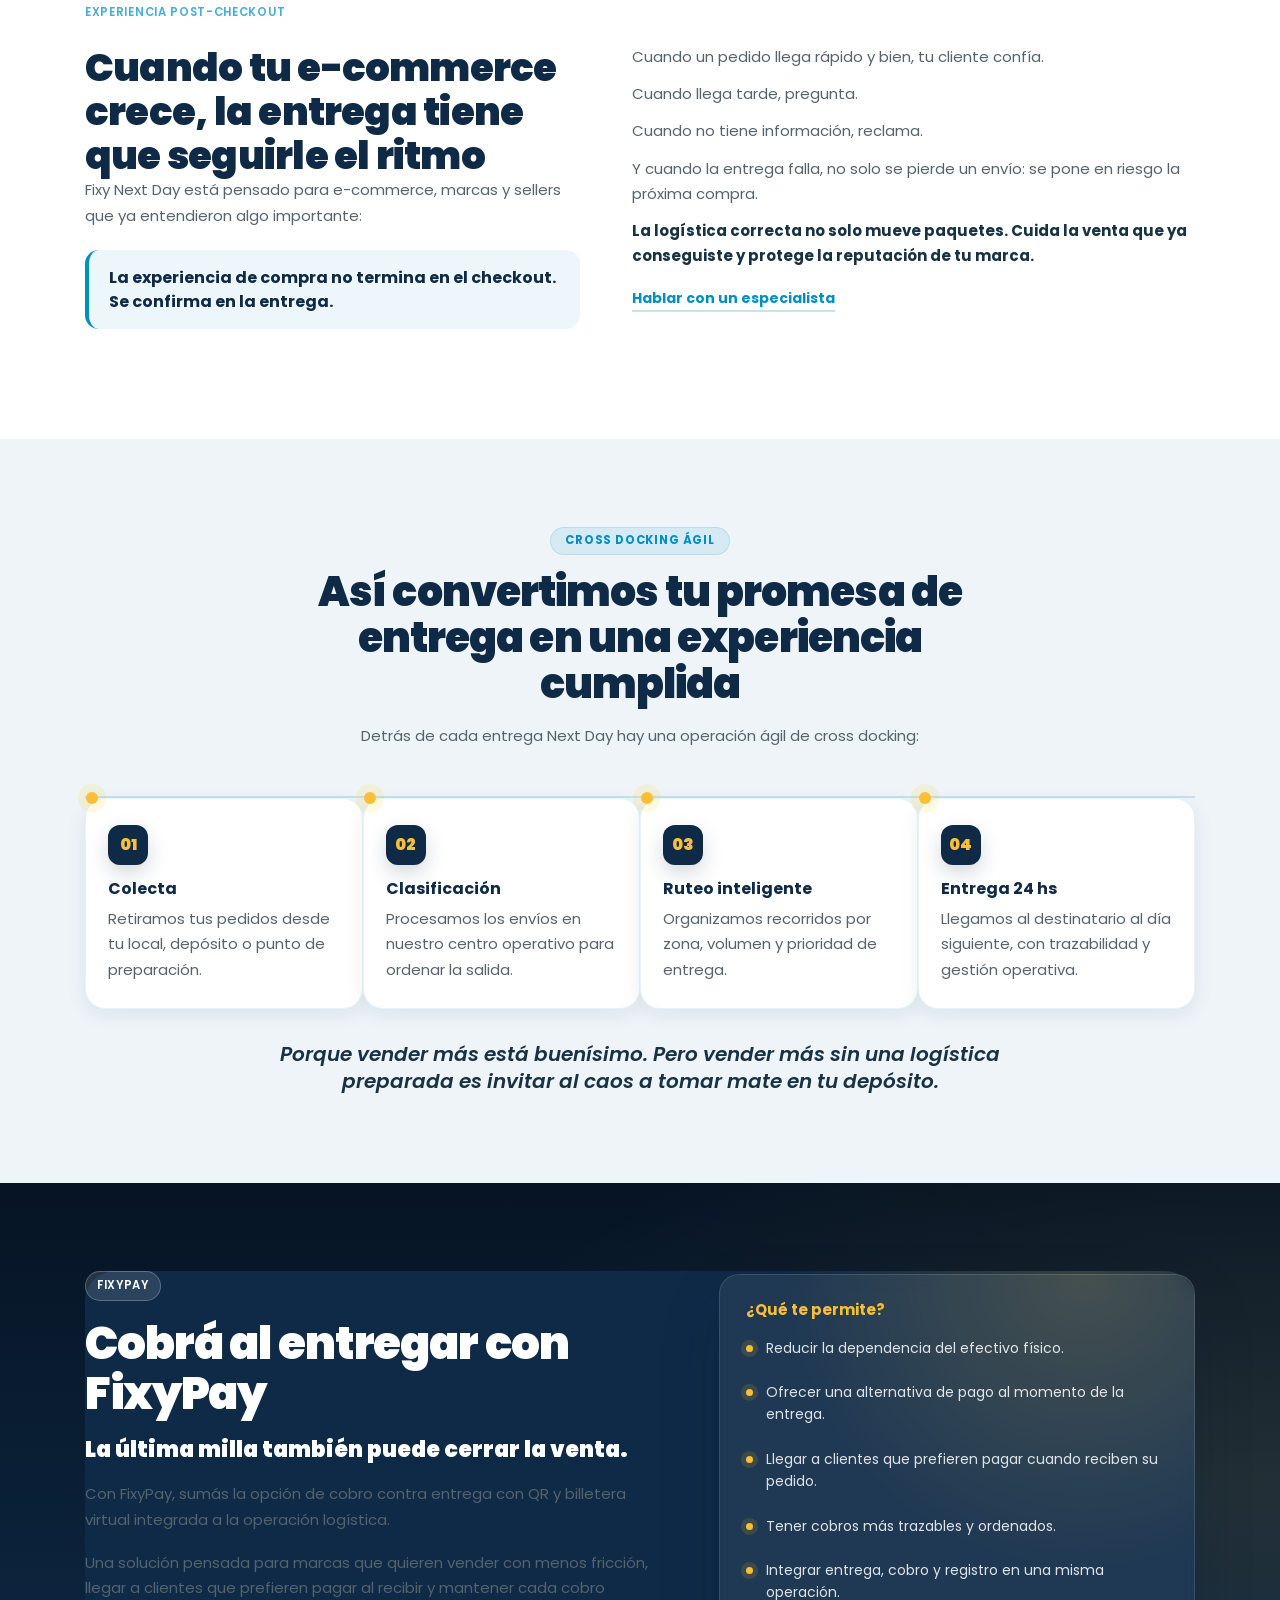
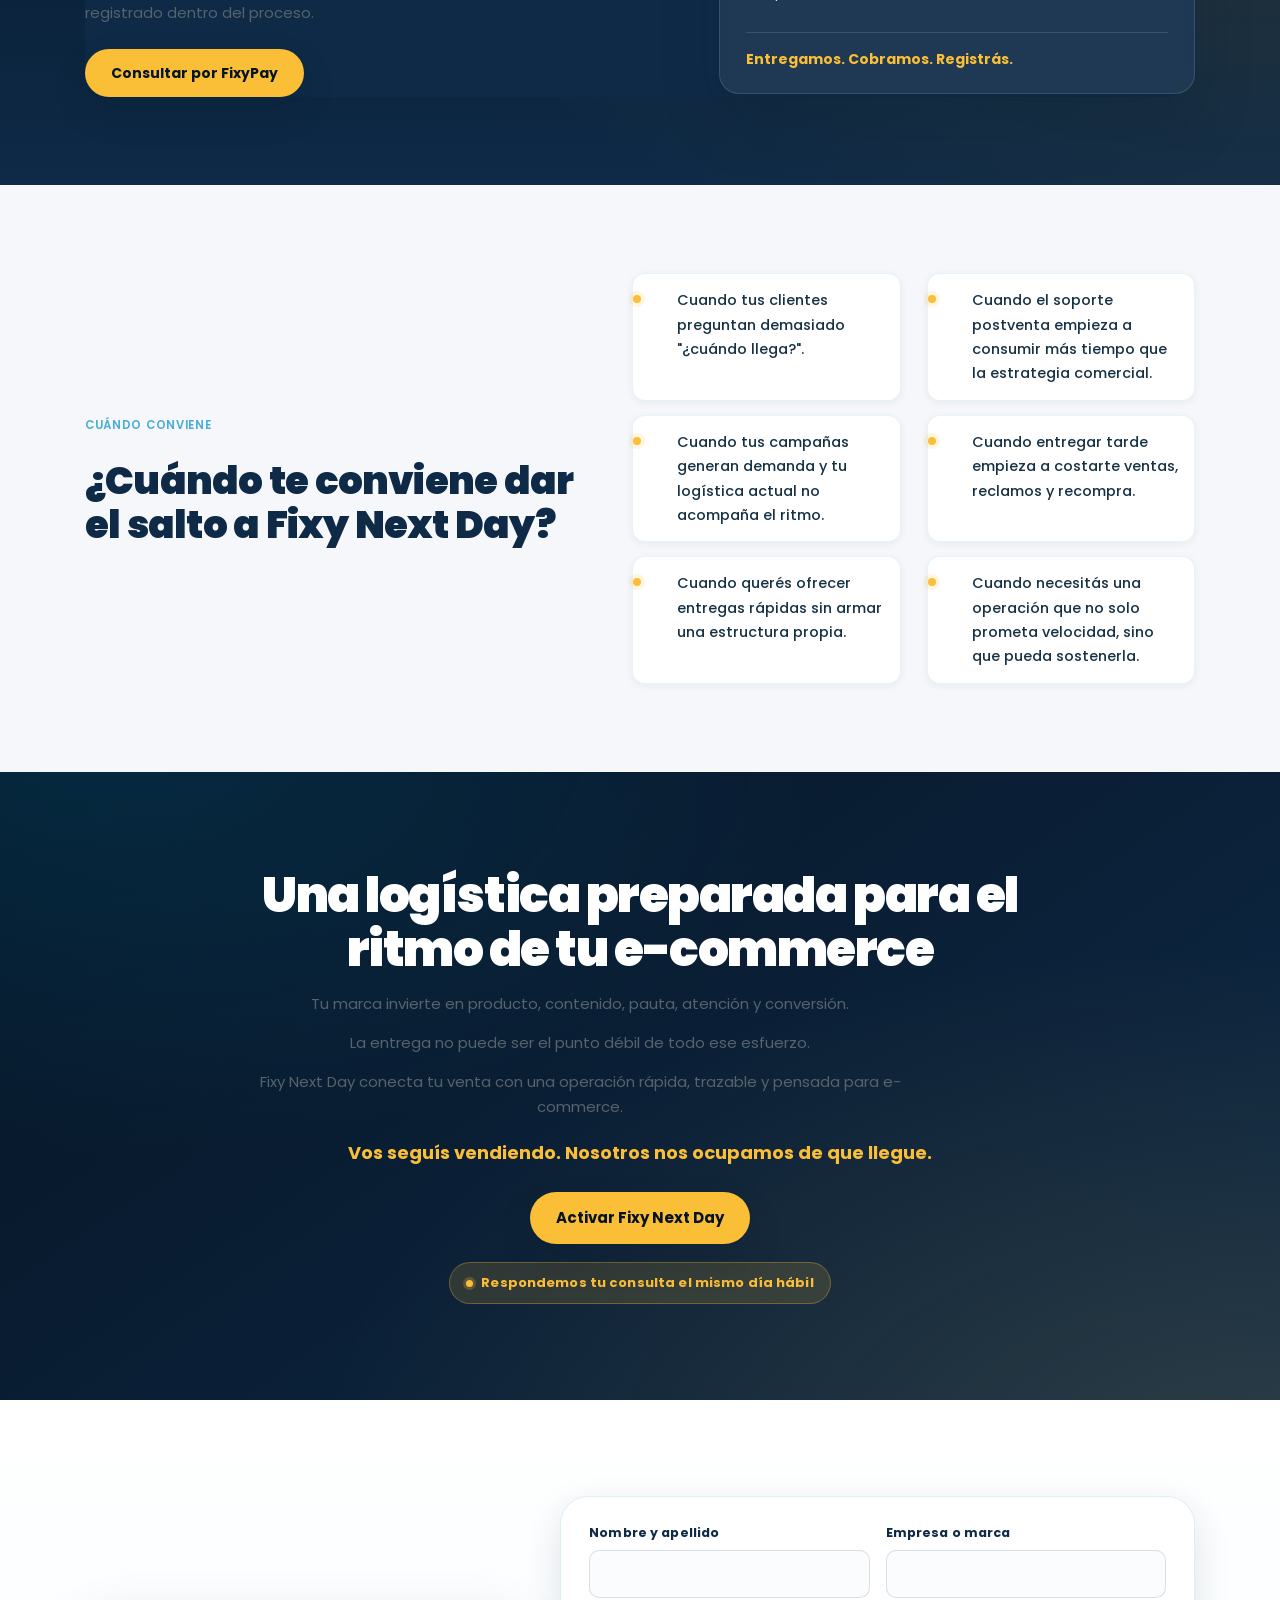
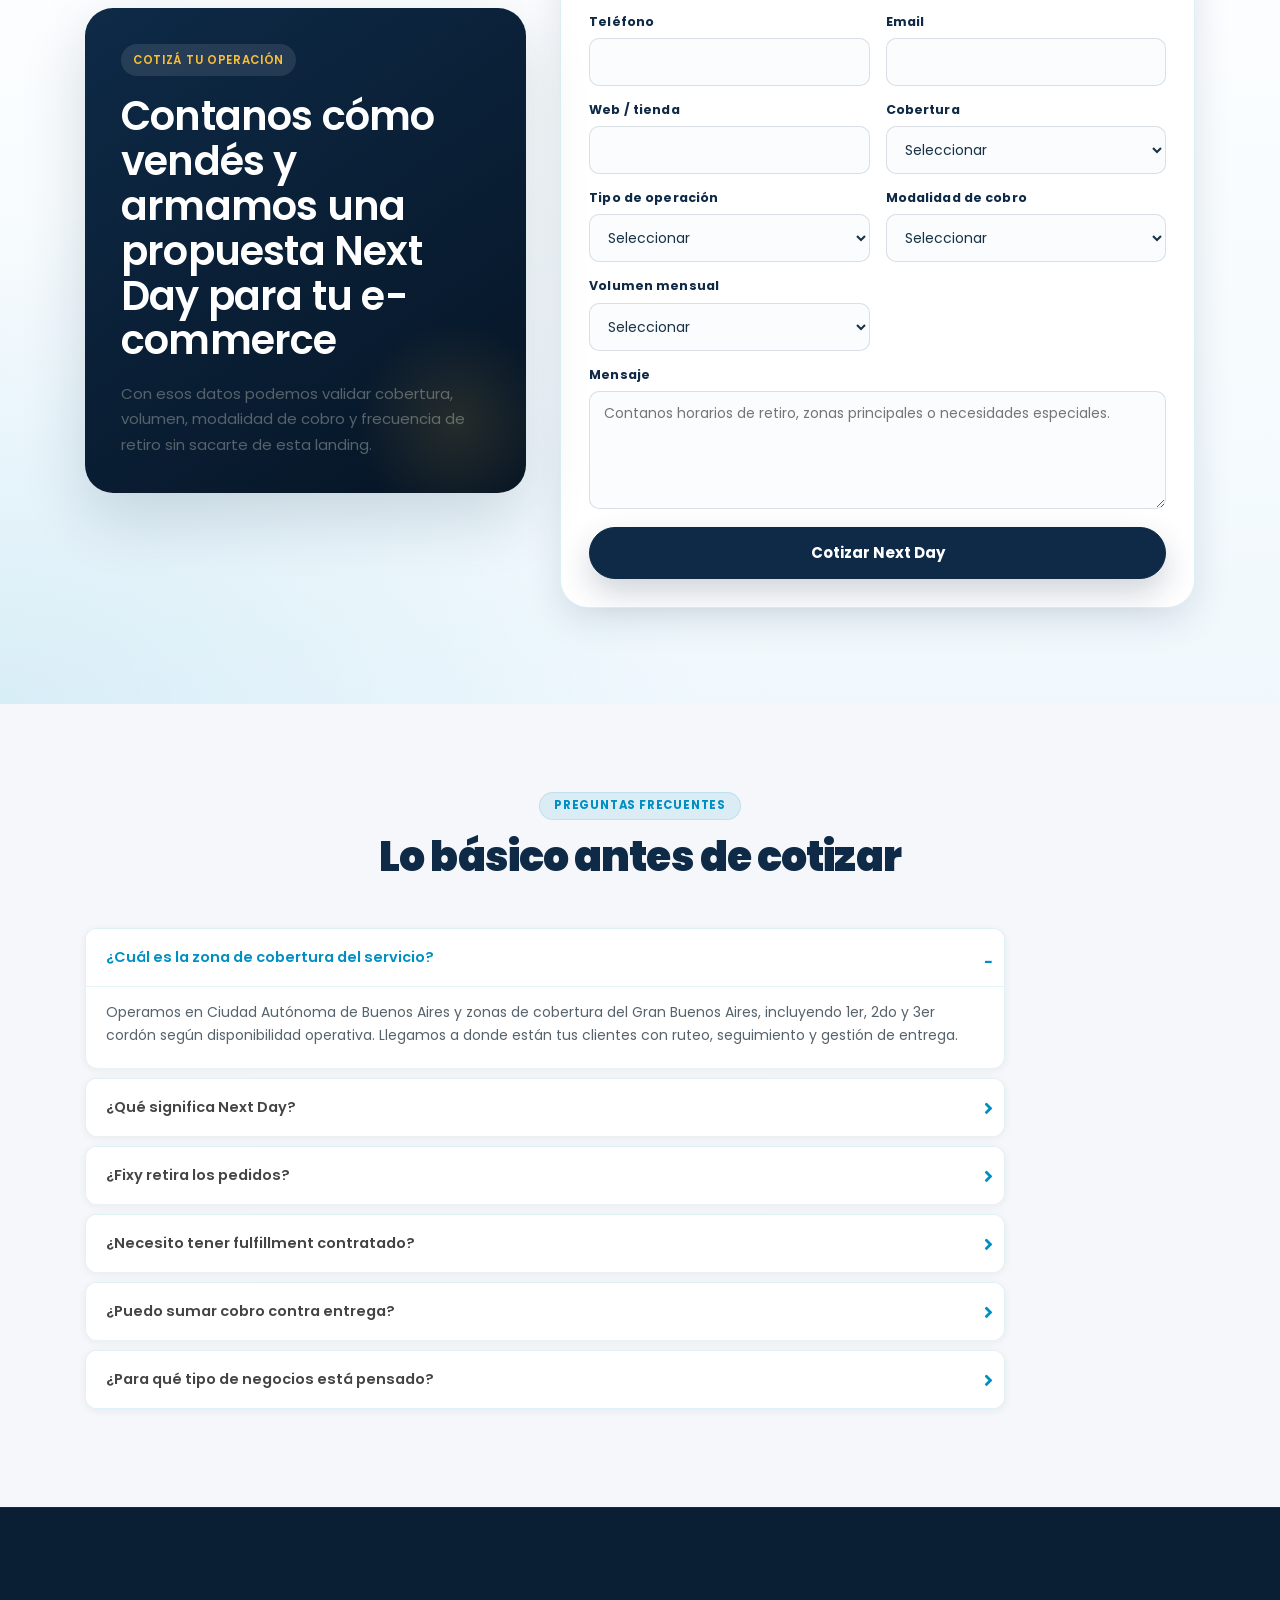
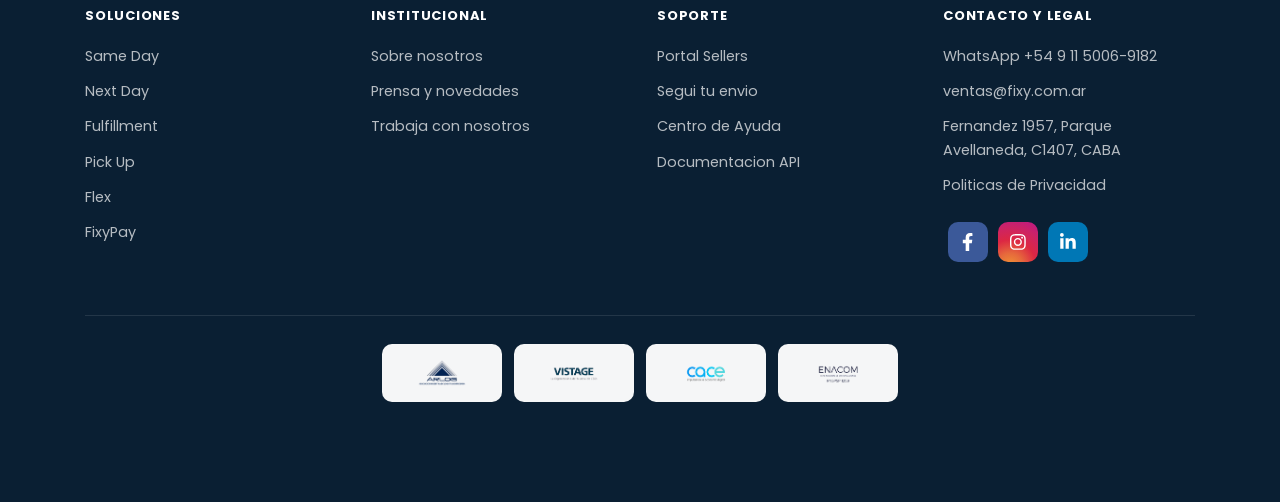
<file: pages/nextday.html>
﻿<!DOCTYPE html>
<html lang="es">
<head>
    <meta charset="UTF-8">
    <meta name="viewport" content="width=device-width, initial-scale=1">
    <title>Fixy Next Day | Entregas 24 hs para e-commerce</title>
    <meta name="description" content="Fixy Next Day: colecta, cross docking, ruteo inteligente, entrega en 24 hs y cobro integrado con FixyPay para e-commerce en CABA y GBA.">
    <link rel="stylesheet" href="../css/style.css">
    <link rel="stylesheet" href="../css/responsive.css">
    <link rel="stylesheet" href="../css/fixy-services.css">
    <link rel="stylesheet" href="../css/fixy-motion.css">
</head>
<body class="homepage-5 nextday-page">
    <div class="fxm-progress" aria-hidden="true"><span></span></div>
    <a href="https://linktr.ee/fixylogistica" target="_blank" rel="noopener noreferrer" class="wp-fijo" aria-label="Contactar a Fixy">
        <i class="far fa-comment-dots" aria-hidden="true"></i>
    </a>
    <button class="fixy-mobile-menu-button navbar-toggler" type="button" data-toggle="navbarToggler" aria-label="Abrir menú">
        <span class="navbar-toggler-icon"></span>
    </button>
    <div class="main">
        <header class="navbar navbar-sticky navbar-expand-lg navbar-dark nextday-navbar">
            <div class="container position-relative">
                <a class="navbar-brand" href="../index.html">
                    <img class="navbar-brand-regular" src="../images/logo-celeste.png" alt="Fixy" width="150">
                    <img class="navbar-brand-sticky" src="../images/logo-celeste.png" alt="Fixy" width="150">
                </a>
                <button class="navbar-toggler d-lg-none" type="button" data-toggle="navbarToggler" aria-label="Toggle navigation">
                    <span class="navbar-toggler-icon"></span>
                </button>
                <div class="navbar-inner">
                    <button class="navbar-toggler d-lg-none" type="button" data-toggle="navbarToggler" aria-label="Toggle navigation">
                        <span class="navbar-toggler-icon"></span>
                    </button>
                    <nav>
                        <ul class="navbar-nav" id="navbar-nav">
                            <li class="nav-item"><a class="nav-link" href="../index.html">Home</a></li>
                            <li class="nav-item services-nav-item">
                                <button class="nav-link services-menu-toggle" type="button" aria-expanded="false" aria-controls="services-dropdown">
                                    <span>Servicios</span><span class="services-menu-chevron" aria-hidden="true"></span>
                                </button>
                                <div class="services-dropdown" id="services-dropdown">
                                    <a class="services-dropdown-link" href="sameday.html"><span class="services-dropdown-icon services-icon-sameday" aria-hidden="true"></span><span><strong>Same Day</strong><small>Entregas en el dia para operaciones agiles.</small></span></a>
                                    <a class="services-dropdown-link" href="fulfillment.html"><span class="services-dropdown-icon services-icon-fulfillment" aria-hidden="true"></span><span><strong>Fulfillment</strong><small>Almacenamiento, preparacion y despacho con FixyFull.</small></span></a>
                                    <a class="services-dropdown-link current-service" href="nextday.html" aria-current="page"><span class="services-dropdown-icon services-icon-nextday" aria-hidden="true"></span><span><strong>Next Day</strong><small>Envios en 24 hs para CABA y GBA.</small></span></a>
                                    <a class="services-dropdown-link" href="pickup.html"><span class="services-dropdown-icon services-icon-pickup" aria-hidden="true"></span><span><strong>Pick Up</strong><small>Puntos de retiro y despacho para ampliar cobertura.</small></span></a>
                                    <a class="services-dropdown-link" href="flex.html"><span class="services-dropdown-icon services-icon-flex" aria-hidden="true"></span><span><strong>Flex</strong><small>Solucion para operaciones con Mercado Envios Flex.</small></span></a>
                                    <a class="services-dropdown-link" href="fixypay.html"><span class="services-dropdown-icon services-icon-fixypay" aria-hidden="true"></span><span><strong>FixyPay</strong><small>Cobranza QR contraentrega con acreditacion inmediata.</small></span></a>
                                </div>
                            </li>
                            <li class="nav-item"><a class="nav-link" href="../index.html#beneficios">Beneficios</a></li>
                            <li class="nav-item"><a class="nav-link" href="../index.html#cobertura">Área de cobertura</a></li>
                            <li class="nav-item"><a class="nav-link" href="../index.html#faq">FQA</a></li>
                            <li class="nav-item"><a class="nav-link" href="#contacto-servicio">Contacto</a></li>
                        </ul>
                    </nav>
                </div>
            </div>
        </header>

        <main>
            <section class="nextday-hero">
                <div class="fxm-mesh" aria-hidden="true"><span></span><span></span><span></span></div>
                <div class="container">
                    <div class="nextday-hero-grid">
                        <div class="nextday-hero-copy">
                            <span class="nextday-kicker fxm-intro">Fixy Next Day</span>
                            <h1 class="fxm-intro" data-fxm-delay="1">La logística que convierte tus ventas en entregas <span class="hook-rotator hook-rotator-4" aria-label="en 24 horas, que cumplen, sin reclamos o trazables"><span class="hook-word" aria-hidden="true">en 24 hs</span><span class="hook-word" aria-hidden="true">que cumplen</span><span class="hook-word" aria-hidden="true">sin reclamos</span><span class="hook-word" aria-hidden="true">trazables</span></span></h1>
                            <p class="fxm-intro" data-fxm-delay="2">Colectamos hoy, procesamos tus pedidos, ruteamos con inteligencia operativa y entregamos al día siguiente en CABA y zonas de cobertura del Gran Buenos Aires.</p>
                            <p class="nextday-hero-statement fxm-intro" data-fxm-delay="2">Tu cliente no compra para "ver cuándo llega". Compra esperando que cumplas.</p>
                            <div class="nextday-actions fxm-intro" data-fxm-delay="3">
                                <a class="nextday-btn nextday-btn-primary fxm-magnetic fxm-shine" href="#contacto-servicio">Cotizar mis envíos</a>
                            </div>
                            <p class="nextday-microcopy fxm-intro" data-fxm-delay="4">Colecta, ruteo, entrega 24 hs y cobro integrado con FixyPay.</p>
                        </div>
                        <div class="nextday-flow-visual" aria-hidden="true">
                            <div class="flow-orbit">
                                <span></span>
                                <span></span>
                            </div>
                            <div class="flow-step flow-step-collect">
                                <small>01</small>
                                <strong>Colecta</strong>
                            </div>
                            <div class="flow-connector"></div>
                            <div class="flow-step flow-step-route">
                                <small>02</small>
                                <strong>Ruteo</strong>
                            </div>
                            <div class="flow-connector flow-connector-alt"></div>
                            <div class="flow-step flow-step-deliver">
                                <small>03</small>
                                <strong>Entrega 24 hs</strong>
                            </div>
                            <div class="flow-core">
                                <span>24 hs</span>
                                <strong>trazable</strong>
                            </div>
                        </div>
                    </div>
                </div>
            </section>

            <section class="service-trust-bar nextday-trust">
                <div class="container">
                    <ul class="service-trust-list">
                        <li><strong>24 hs</strong><span>Colecta hoy, entrega al día siguiente en CABA y GBA.</span></li>
                        <li><strong>Cross&nbsp;docking</strong><span>Sin depender de un fulfillment contratado para operar.</span></li>
                        <li><strong>FixyPay</strong><span>Cobro contra entrega integrado, con registro trazable.</span></li>
                        <li><strong>Ruteo&nbsp;activo</strong><span>Recorridos optimizados por zona, volumen y prioridad.</span></li>
                    </ul>
                </div>
            </section>

            <section class="nextday-section nextday-authority" data-reveal>
                <div class="container">
                    <div class="nextday-section-heading">
                        <span>Operación antes que velocidad vacía</span>
                        <h2>La entrega rápida no es correr. Es operar bien.</h2>
                        <p>Entregar en 24 hs no depende solo de tener flota disponible. Depende de coordinar con precisión los momentos que definen si una entrega sale bien o se convierte en reclamo.</p>
                    </div>
                    <div class="nextday-timeline">
                        <article class="timeline-item">
                            <span>01</span>
                            <h3>Colecta a tiempo</h3>
                            <p>Retiramos los pedidos en tu local, depósito o punto de preparación para que tu operación siga avanzando.</p>
                        </article>
                        <article class="timeline-item">
                            <span>02</span>
                            <h3>Clasificación y ruteo</h3>
                            <p>Procesamos los envíos, los ordenamos por zona y optimizamos recorridos para llegar mejor, no simplemente más rápido.</p>
                        </article>
                        <article class="timeline-item">
                            <span>03</span>
                            <h3>Entrega al día siguiente</h3>
                            <p>Tus pedidos llegan al destinatario con trazabilidad, seguimiento y gestión operativa ante cada novedad.</p>
                        </article>
                    </div>
                    <p class="nextday-process-close">Simple de explicar. Difícil de improvisar. Por eso lo hacemos con proceso.</p>
                </div>
            </section>

            <section class="nextday-section nextday-context" data-reveal>
                <div class="container">
                    <div class="nextday-editorial-grid">
                        <div>
                            <span class="nextday-kicker dark">Experiencia post-checkout</span>
                            <h2>Cuando tu e-commerce crece, la entrega tiene que seguirle el ritmo</h2>
                            <p>Fixy Next Day está pensado para e-commerce, marcas y sellers que ya entendieron algo importante:</p>
                            <blockquote>La experiencia de compra no termina en el checkout. Se confirma en la entrega.</blockquote>
                        </div>
                        <div class="nextday-context-copy">
                            <p>Cuando un pedido llega rápido y bien, tu cliente confía.</p>
                            <p>Cuando llega tarde, pregunta.</p>
                            <p>Cuando no tiene información, reclama.</p>
                            <p>Y cuando la entrega falla, no solo se pierde un envío: se pone en riesgo la próxima compra.</p>
                            <p class="nextday-context-close">La logística correcta no solo mueve paquetes. Cuida la venta que ya conseguiste y protege la reputación de tu marca.</p>
                            <a class="nextday-link-cta" href="#contacto-servicio">Hablar con un especialista</a>
                        </div>
                    </div>
                </div>
            </section>

            <section class="nextday-section nextday-process" data-reveal>
                <div class="container">
                    <div class="nextday-section-heading">
                        <span>Cross docking ágil</span>
                        <h2>Así convertimos tu promesa de entrega en una experiencia cumplida</h2>
                        <p>Detrás de cada entrega Next Day hay una operación ágil de cross docking:</p>
                    </div>
                    <div class="nextday-process-line">
                        <article>
                            <span>01</span>
                            <h3>Colecta</h3>
                            <p>Retiramos tus pedidos desde tu local, depósito o punto de preparación.</p>
                        </article>
                        <article>
                            <span>02</span>
                            <h3>Clasificación</h3>
                            <p>Procesamos los envíos en nuestro centro operativo para ordenar la salida.</p>
                        </article>
                        <article>
                            <span>03</span>
                            <h3>Ruteo inteligente</h3>
                            <p>Organizamos recorridos por zona, volumen y prioridad de entrega.</p>
                        </article>
                        <article>
                            <span>04</span>
                            <h3>Entrega 24 hs</h3>
                            <p>Llegamos al destinatario al día siguiente, con trazabilidad y gestión operativa.</p>
                        </article>
                    </div>
                    <p class="nextday-wry-close">Porque vender más está buenísimo. Pero vender más sin una logística preparada es invitar al caos a tomar mate en tu depósito.</p>
                </div>
            </section>

            <section class="nextday-section nextday-pay" data-reveal>
                <div class="container">
                    <div class="nextday-pay-panel">
                        <div class="nextday-pay-copy">
                            <span class="nextday-kicker">FixyPay</span>
                            <h2>Cobrá al entregar con FixyPay</h2>
                            <h3>La última milla también puede cerrar la venta.</h3>
                            <p>Con FixyPay, sumás la opción de cobro contra entrega con QR y billetera virtual integrada a la operación logística.</p>
                            <p>Una solución pensada para marcas que quieren vender con menos fricción, llegar a clientes que prefieren pagar al recibir y mantener cada cobro registrado dentro del proceso.</p>
                            <a class="nextday-btn nextday-btn-light" href="#contacto-servicio">Consultar por FixyPay</a>
                        </div>
                        <div class="nextday-pay-list">
                            <h3>¿Qué te permite?</h3>
                            <ul>
                                <li>Reducir la dependencia del efectivo físico.</li>
                                <li>Ofrecer una alternativa de pago al momento de la entrega.</li>
                                <li>Llegar a clientes que prefieren pagar cuando reciben su pedido.</li>
                                <li>Tener cobros más trazables y ordenados.</li>
                                <li>Integrar entrega, cobro y registro en una misma operación.</li>
                            </ul>
                            <strong>Entregamos. Cobramos. Registrás.</strong>
                        </div>
                    </div>
                </div>
            </section>

            <section class="nextday-section nextday-fit" data-reveal>
                <div class="container">
                    <div class="nextday-editorial-grid compact">
                        <div>
                            <span class="nextday-kicker dark">Cuándo conviene</span>
                            <h2>¿Cuándo te conviene dar el salto a Fixy Next Day?</h2>
                        </div>
                        <ul class="nextday-checklist">
                            <li>Cuando tus clientes preguntan demasiado "¿cuándo llega?".</li>
                            <li>Cuando el soporte postventa empieza a consumir más tiempo que la estrategia comercial.</li>
                            <li>Cuando tus campañas generan demanda y tu logística actual no acompaña el ritmo.</li>
                            <li>Cuando entregar tarde empieza a costarte ventas, reclamos y recompra.</li>
                            <li>Cuando querés ofrecer entregas rápidas sin armar una estructura propia.</li>
                            <li>Cuando necesitás una operación que no solo prometa velocidad, sino que pueda sostenerla.</li>
                        </ul>
                    </div>
                </div>
            </section>

            <section class="nextday-section nextday-closing" data-reveal>
                <div class="container">
                    <div class="nextday-closing-inner">
                        <h2>Una logística preparada para el ritmo de tu e-commerce</h2>
                        <p>Tu marca invierte en producto, contenido, pauta, atención y conversión.</p>
                        <p>La entrega no puede ser el punto débil de todo ese esfuerzo.</p>
                        <p>Fixy Next Day conecta tu venta con una operación rápida, trazable y pensada para e-commerce.</p>
                        <strong>Vos seguís vendiendo. Nosotros nos ocupamos de que llegue.</strong>
                        <a class="nextday-btn nextday-btn-primary fxm-magnetic fxm-shine" href="#contacto-servicio">Activar Fixy Next Day</a>
                        <div><span class="service-final-urgency">Respondemos tu consulta el mismo día hábil</span></div>
                    </div>
                </div>
            </section>

            <section id="contacto-servicio" class="service-contact-section service-contact-nextday" data-reveal>
                <div class="container">
                    <div class="service-contact-grid">
                        <div class="service-contact-copy">
                            <span class="service-contact-kicker">Cotizá tu operación</span>
                            <h2>Contanos cómo vendés y armamos una propuesta Next Day para tu e-commerce</h2>
                            <p>Con esos datos podemos validar cobertura, volumen, modalidad de cobro y frecuencia de retiro sin sacarte de esta landing.</p>
                        </div>
                        <form class="service-contact-form" action="#" method="post" data-service="nextday">
                            <input type="hidden" name="servicio" value="Next Day">
                            <div class="service-form-grid">
                                <label>Nombre y apellido
                                    <input type="text" name="nombre" autocomplete="name" required>
                                </label>
                                <label>Empresa o marca
                                    <input type="text" name="empresa" autocomplete="organization" required>
                                </label>
                                <label>Teléfono
                                    <input type="tel" name="telefono" autocomplete="tel" required>
                                </label>
                                <label>Email
                                    <input type="email" name="email" autocomplete="email" required>
                                </label>
                                <label>Web / tienda
                                    <input type="text" name="web" autocomplete="url">
                                </label>
                                <label>Cobertura
                                    <select name="cobertura">
                                        <option value="">Seleccionar</option>
                                        <option>CABA</option>
                                        <option>GBA</option>
                                        <option>AMBA</option>
                                        <option>Necesito validar zona</option>
                                    </select>
                                </label>
                                <label>Tipo de operación
                                    <select name="tipo_operacion">
                                        <option value="">Seleccionar</option>
                                        <option>Retiro de pedidos</option>
                                        <option>Entrega de pedidos</option>
                                        <option>Retiro y entrega</option>
                                    </select>
                                </label>
                                <label>Modalidad de cobro
                                    <select name="modalidad_cobro">
                                        <option value="">Seleccionar</option>
                                        <option>Pago anticipado</option>
                                        <option>Contra entrega</option>
                                        <option>FixyPay</option>
                                        <option>Mixto</option>
                                    </select>
                                </label>
                                <label>Volumen mensual
                                    <select name="volumen_mensual">
                                        <option value="">Seleccionar</option>
                                        <option>Menos de 100</option>
                                        <option>100 a 500</option>
                                        <option>500 a 1000</option>
                                        <option>Más de 1000</option>
                                    </select>
                                </label>
                                <label class="service-form-full">Mensaje
                                    <textarea name="mensaje" rows="4" placeholder="Contanos horarios de retiro, zonas principales o necesidades especiales."></textarea>
                                </label>
                            </div>
                            <button class="service-form-submit" type="submit">Cotizar Next Day</button>
                        </form>
                    </div>
                </div>
            </section>

            <section id="nextday-faq" class="nextday-section nextday-faq" data-reveal>
                <div class="container">
                    <div class="nextday-section-heading compact-heading">
                        <span>Preguntas frecuentes</span>
                        <h2>Lo básico antes de cotizar</h2>
                    </div>
                    <div class="accordion nextday-accordion" id="nextdayFaqAccordion">
                        <div class="card">
                            <div class="card-header" id="faqOne">
                                <button class="btn btn-link" type="button" data-toggle="collapse" data-target="#faqOneBody" aria-expanded="true" aria-controls="faqOneBody">¿Cuál es la zona de cobertura del servicio?</button>
                            </div>
                            <div id="faqOneBody" class="collapse show" aria-labelledby="faqOne" data-parent="#nextdayFaqAccordion">
                                <div class="card-body">Operamos en Ciudad Autónoma de Buenos Aires y zonas de cobertura del Gran Buenos Aires, incluyendo 1er, 2do y 3er cordón según disponibilidad operativa. Llegamos a donde están tus clientes con ruteo, seguimiento y gestión de entrega.</div>
                            </div>
                        </div>
                        <div class="card">
                            <div class="card-header" id="faqTwo">
                                <button class="btn btn-link collapsed" type="button" data-toggle="collapse" data-target="#faqTwoBody" aria-expanded="false" aria-controls="faqTwoBody">¿Qué significa Next Day?</button>
                            </div>
                            <div id="faqTwoBody" class="collapse" aria-labelledby="faqTwo" data-parent="#nextdayFaqAccordion">
                                <div class="card-body">Significa que el pedido se entrega al día siguiente de la colecta, según la zona de cobertura y las condiciones operativas acordadas.</div>
                            </div>
                        </div>
                        <div class="card">
                            <div class="card-header" id="faqThree">
                                <button class="btn btn-link collapsed" type="button" data-toggle="collapse" data-target="#faqThreeBody" aria-expanded="false" aria-controls="faqThreeBody">¿Fixy retira los pedidos?</button>
                            </div>
                            <div id="faqThreeBody" class="collapse" aria-labelledby="faqThree" data-parent="#nextdayFaqAccordion">
                                <div class="card-body">Sí. Coordinamos la colecta desde tu local, depósito o punto de preparación para iniciar el proceso logístico.</div>
                            </div>
                        </div>
                        <div class="card">
                            <div class="card-header" id="faqFour">
                                <button class="btn btn-link collapsed" type="button" data-toggle="collapse" data-target="#faqFourBody" aria-expanded="false" aria-controls="faqFourBody">¿Necesito tener fulfillment contratado?</button>
                            </div>
                            <div id="faqFourBody" class="collapse" aria-labelledby="faqFour" data-parent="#nextdayFaqAccordion">
                                <div class="card-body">No. Fixy Next Day funciona bajo modalidad cross docking: colectamos, procesamos, ruteamos y entregamos tus pedidos en 24 hs.</div>
                            </div>
                        </div>
                        <div class="card">
                            <div class="card-header" id="faqFive">
                                <button class="btn btn-link collapsed" type="button" data-toggle="collapse" data-target="#faqFiveBody" aria-expanded="false" aria-controls="faqFiveBody">¿Puedo sumar cobro contra entrega?</button>
                            </div>
                            <div id="faqFiveBody" class="collapse" aria-labelledby="faqFive" data-parent="#nextdayFaqAccordion">
                                <div class="card-body">Sí. Podés sumar FixyPay para ofrecer cobro contra entrega con QR y billetera virtual integrada a la operación logística.</div>
                            </div>
                        </div>
                        <div class="card">
                            <div class="card-header" id="faqSix">
                                <button class="btn btn-link collapsed" type="button" data-toggle="collapse" data-target="#faqSixBody" aria-expanded="false" aria-controls="faqSixBody">¿Para qué tipo de negocios está pensado?</button>
                            </div>
                            <div id="faqSixBody" class="collapse" aria-labelledby="faqSix" data-parent="#nextdayFaqAccordion">
                                <div class="card-body">Para e-commerce, marcas, tiendas online y sellers que necesitan entregas rápidas, trazables y bien gestionadas en CABA y zonas de cobertura del Gran Buenos Aires.</div>
                            </div>
                        </div>
                    </div>
                </div>
            </section>
        </main>
        <footer class="footer-area footer-dark">
            <div class="footer-top ptb_100">
                <div class="container">
                    <div class="footer-grid-2026">
                        <div class="footer-items">
                            <h3 class="footer-title mb-2">Soluciones</h3>
                            <ul>
                                <li><a href="sameday.html">Same Day</a></li>
                                <li><a href="nextday.html">Next Day</a></li>
                                <li><a href="fulfillment.html">Fulfillment</a></li>
                                <li><a href="pickup.html">Pick Up</a></li>
                                <li><a href="flex.html">Flex</a></li>
                                <li><a href="fixypay.html">FixyPay</a></li>
                            </ul>
                        </div>
                        <div class="footer-items">
                            <h3 class="footer-title mb-2">Institucional</h3>
                            <ul>
                                <li><a href="../index.html#contacto">Sobre nosotros</a></li>
                                <li><a href="../index.html#contacto">Prensa y novedades</a></li>
                                <li><a href="mailto:ventas@fixy.com.ar?subject=Trabajar%20en%20Fixy">Trabaja con nosotros</a></li>
                            </ul>
                        </div>
                        <div class="footer-items">
                            <h3 class="footer-title mb-2">Soporte</h3>
                            <ul>
                                <li><a href="https://fixy.epresis.com/login" target="_blank" rel="noopener">Portal Sellers</a></li>
                                <li><a href="https://fixy.epresis.com/seguimiento" target="_blank" rel="noopener">Segui tu envio</a></li>
                                <li><a href="../index.html#faq">Centro de Ayuda</a></li>
                                <li><a href="../index.html#contacto">Documentacion API</a></li>
                            </ul>
                        </div>
                        <div class="footer-items">
                            <h3 class="footer-title mb-2">Contacto y legal</h3>
                            <ul>
                                <li><a href="tel:+5491150069182">WhatsApp +54 9 11 5006-9182</a></li>
                                <li><a href="mailto:ventas@fixy.com.ar">ventas@fixy.com.ar</a></li>
                                <li><span>Fernandez 1957, Parque Avellaneda, C1407, CABA</span></li>
                                <li><a href="../index.html#contacto">Politicas de Privacidad</a></li>
                            </ul>
                            <div class="social-icons d-flex">
                                <a class="facebook" href="https://www.facebook.com/FIXYLOGISTICA/" target="_blank" rel="noopener" aria-label="Facebook de Fixy"><i class="fab fa-facebook-f"></i><i class="fab fa-facebook-f"></i></a>
                                <a class="instagram" href="https://www.instagram.com/fixylogistica/" target="_blank" rel="noopener" aria-label="Instagram de Fixy"><i class="fab fa-instagram"></i><i class="fab fa-instagram"></i></a>
                                <a class="linkedin" href="https://www.linkedin.com/company/fixylogistica/" target="_blank" rel="noopener" aria-label="LinkedIn de Fixy"><i class="fab fa-linkedin-in"></i><i class="fab fa-linkedin-in"></i></a>
                            </div>
                        </div>
                    </div>
                    <div class="footer-partners footer-partners-2026">
                        <a href="https://arlog.org/" target="_blank" rel="noopener" aria-label="ARLOG"><img src="../images/ARLOG2.png" alt="ARLOG"></a>
                        <a href="https://vistage.com.ar/" target="_blank" rel="noopener" aria-label="Vistage"><img src="../images/VISTAGE.png" alt="Vistage"></a>
                        <a href="https://cace.org.ar/" target="_blank" rel="noopener" aria-label="CACE"><img src="../images/CACE.png" alt="CACE"></a>
                        <a href="https://www.enacom.gob.ar" target="_blank" rel="noopener" aria-label="ENACOM"><img src="../images/ENACOM.png" alt="ENACOM"></a>
                    </div>
                </div>
            </div>
        </footer>
    </div>
    <script src="../js/jquery-3.3.1.min.js"></script>
    <script src="../js/popper.min.js"></script>
    <script src="../js/bootstrap.min.js"></script>
    <script src="../js/plugins.min.js"></script>
    <script src="../js/active.js"></script>
    <script src="../js/scroll-reveal.js"></script>
    <script src="../js/fixy-motion.js"></script>
    <script>
        (function () {
            var servicesItem = document.querySelector('.services-nav-item');
            if (!servicesItem) { return; }
            var toggle = servicesItem.querySelector('.services-menu-toggle');
            function setServicesOpen(isOpen) { servicesItem.classList.toggle('is-open', isOpen); toggle.setAttribute('aria-expanded', isOpen ? 'true' : 'false'); }
            toggle.addEventListener('click', function (event) { event.preventDefault(); event.stopPropagation(); setServicesOpen(!servicesItem.classList.contains('is-open')); });
            servicesItem.addEventListener('mouseenter', function () { if (window.matchMedia('(min-width: 992px)').matches) { setServicesOpen(true); } });
            servicesItem.addEventListener('mouseleave', function () { if (window.matchMedia('(min-width: 992px)').matches) { setServicesOpen(false); } });
            document.addEventListener('click', function (event) { if (!servicesItem.contains(event.target)) { setServicesOpen(false); } });
            document.addEventListener('keydown', function (event) { if (event.key === 'Escape') { setServicesOpen(false); toggle.blur(); } });
        }());
    </script>
</body>
</html>
</file>
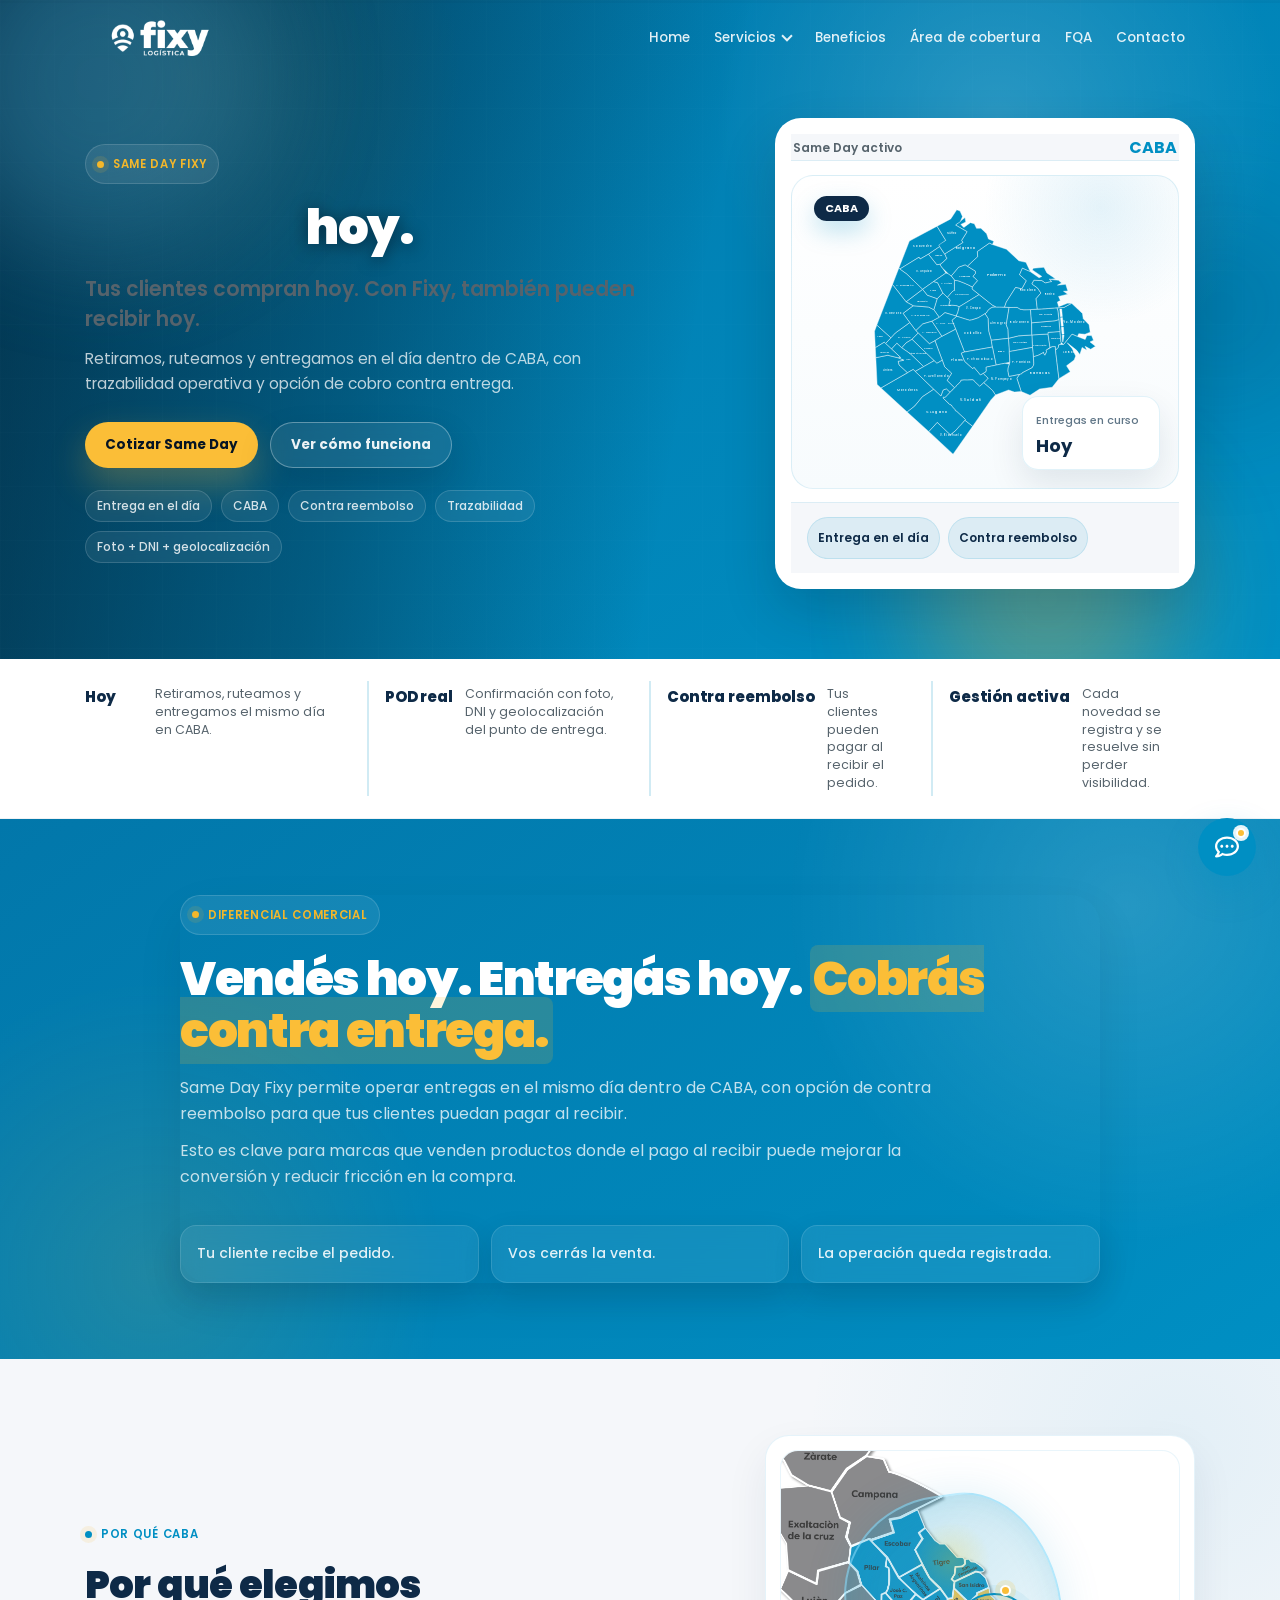
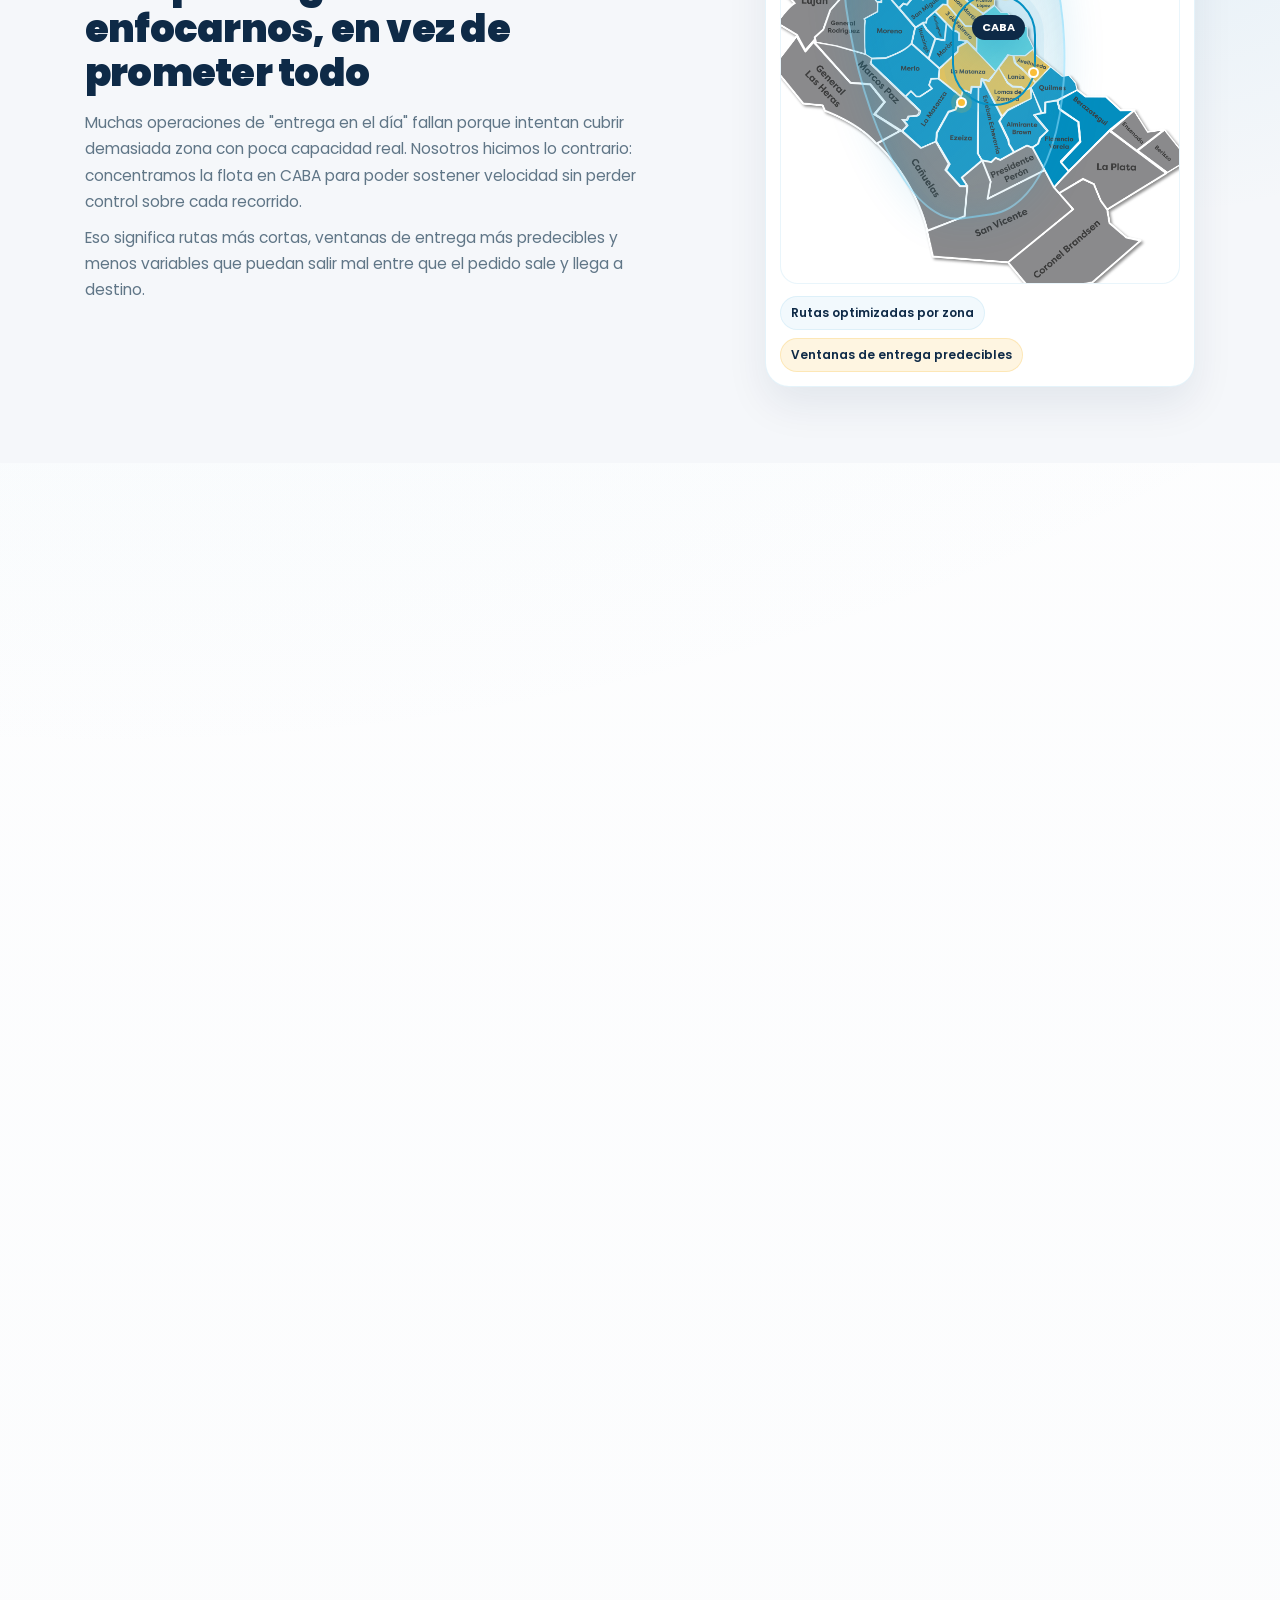
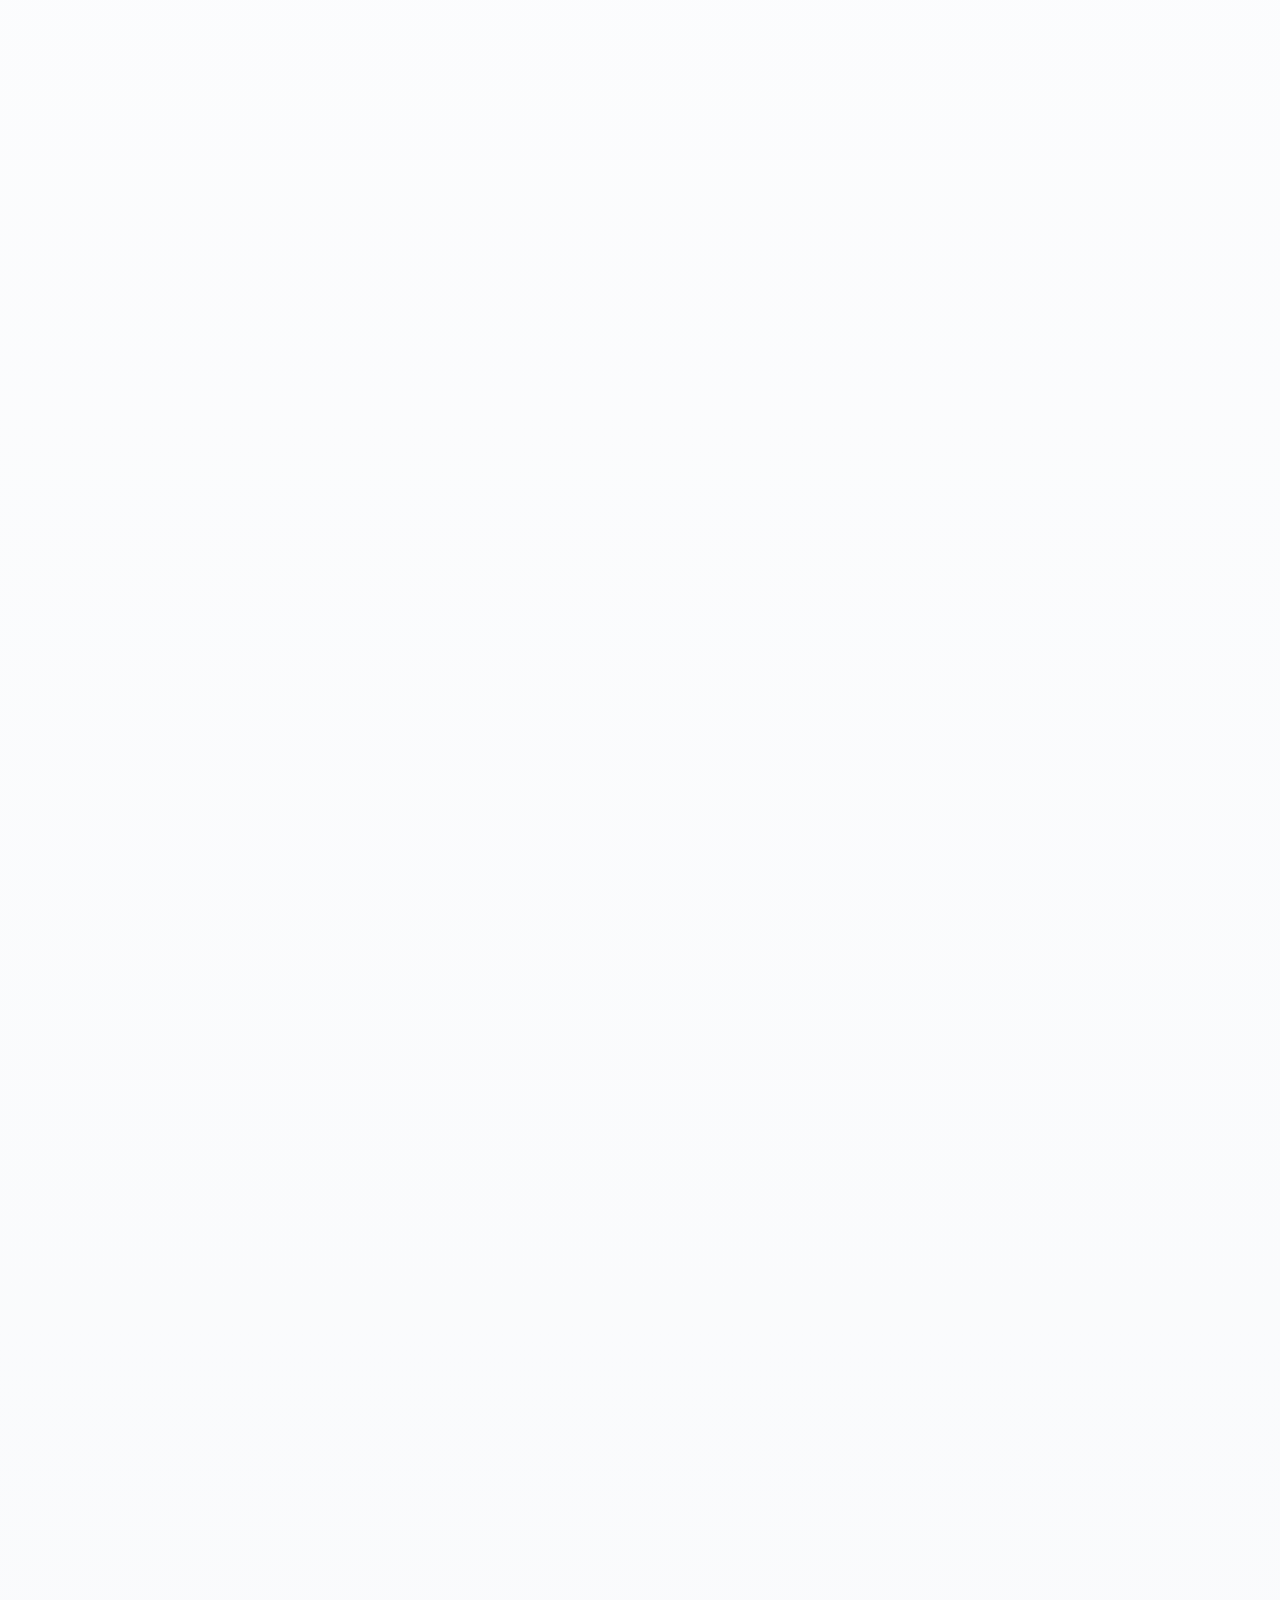
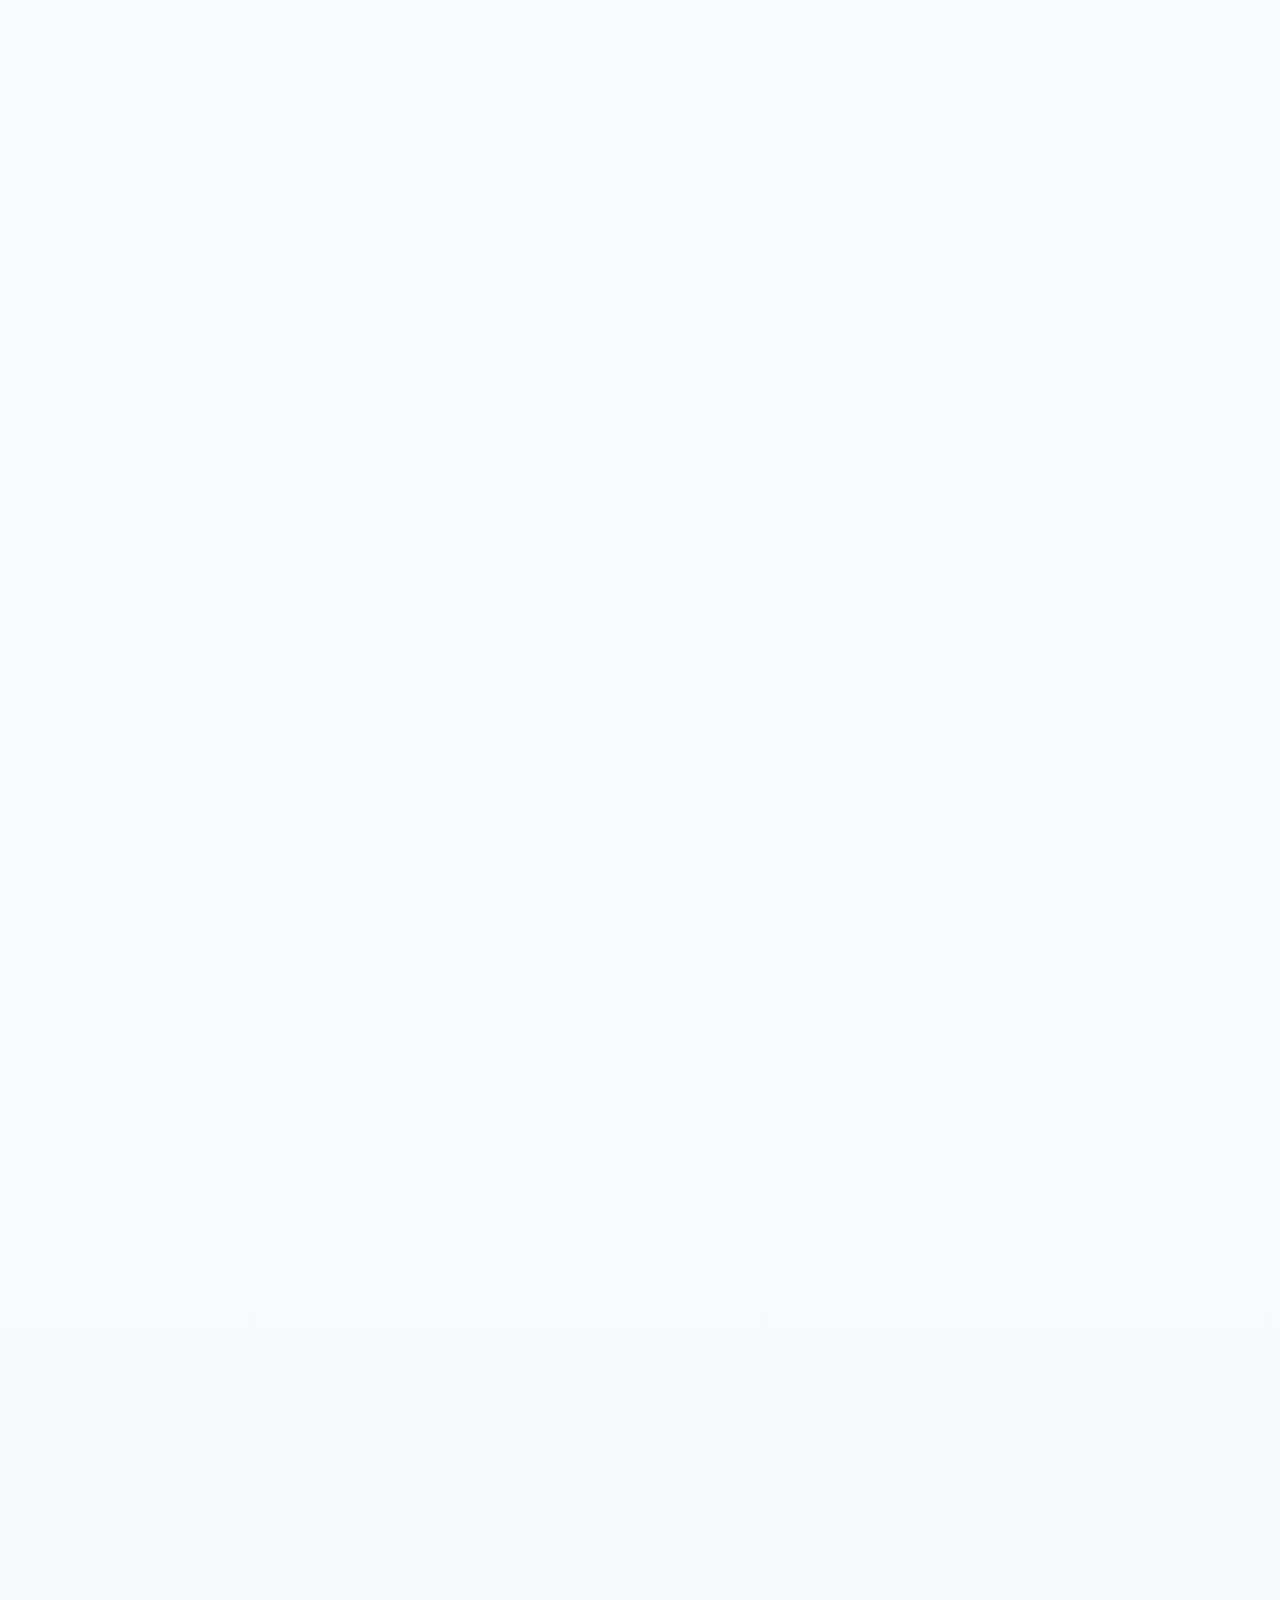
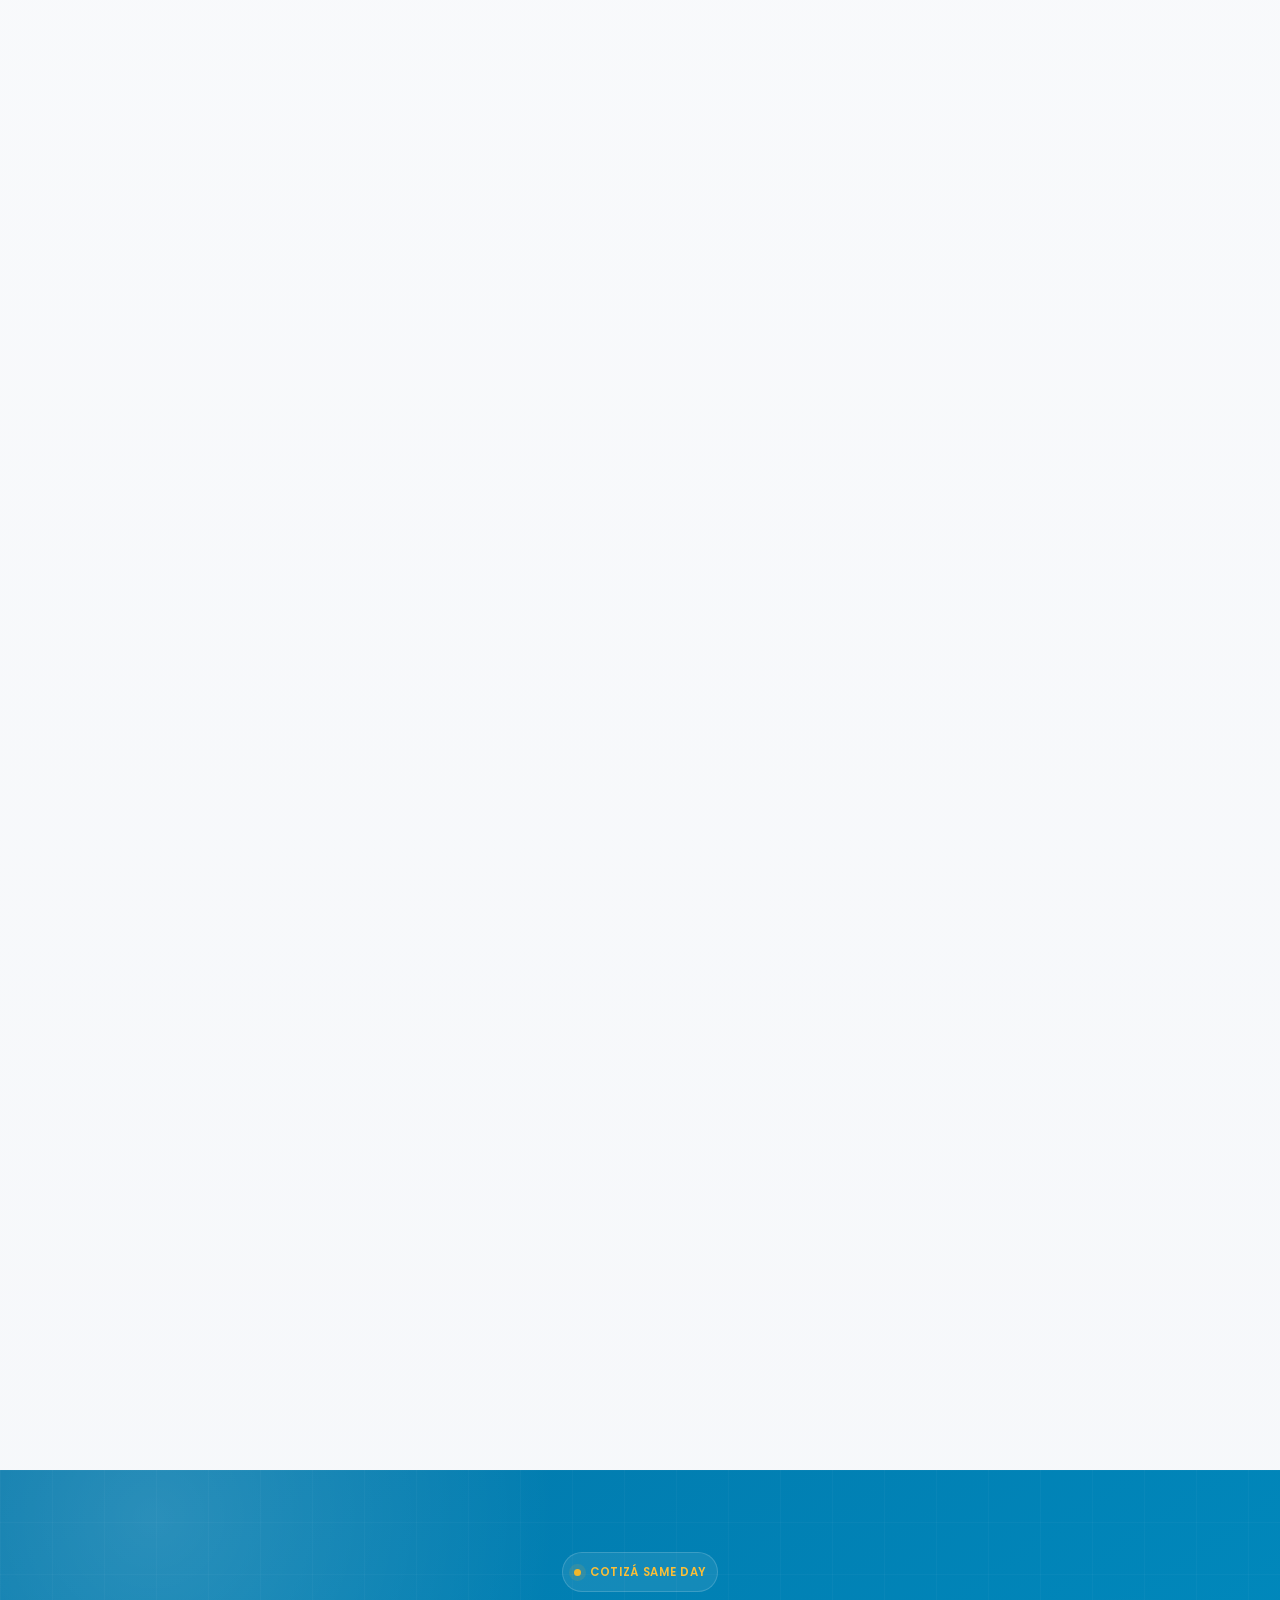
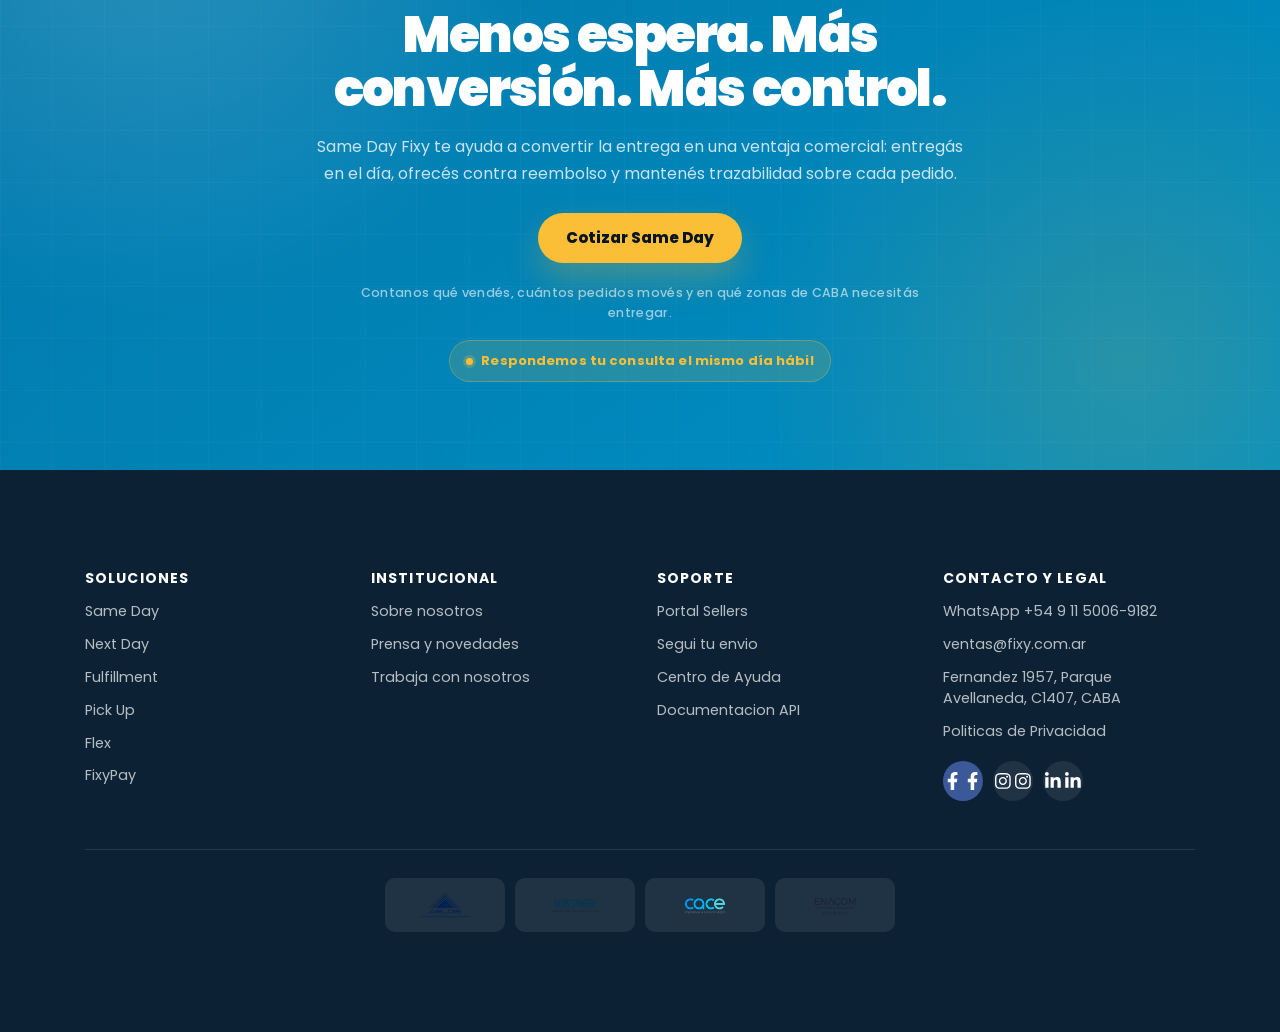
<file: pages/sameday.html>
﻿<!DOCTYPE html>
<html lang="es">
<head>
    <meta charset="UTF-8">
    <meta name="viewport" content="width=device-width, initial-scale=1">
    <title>Same Day CABA con contra reembolso | Entregas en el día | Fixy</title>
    <meta name="description" content="Entregas Same Day en CABA para e-commerce. Fixy ofrece entrega en el día, contra reembolso, trazabilidad operativa y confirmación con foto, DNI y geolocalización.">
    <link rel="stylesheet" href="../css/style.css">
    <link rel="stylesheet" href="../css/responsive.css">
    <link rel="stylesheet" href="../css/fixy-services.css">
    <link rel="stylesheet" href="../css/fixy-motion.css">
</head>
<body class="homepage-5 sameday-page">
    <div class="fxm-progress" aria-hidden="true"><span></span></div>
    <a href="https://linktr.ee/fixylogistica" target="_blank" rel="noopener noreferrer" class="wp-fijo" aria-label="Contactar a Fixy">
        <i class="far fa-comment-dots" aria-hidden="true"></i>
    </a>
    <button class="fixy-mobile-menu-button navbar-toggler" type="button" data-toggle="navbarToggler" aria-label="Abrir menú">
        <span class="navbar-toggler-icon"></span>
    </button>
    <div class="main">
        <header class="navbar navbar-sticky navbar-expand-lg navbar-dark">
            <div class="container position-relative">
                <a class="navbar-brand" href="../index.html">
                    <img class="navbar-brand-regular" src="../images/logo-blanco.png" alt="Fixy" width="150">
                    <img class="navbar-brand-sticky" src="../images/logo-celeste.png" alt="Fixy" width="150">
                </a>
                <button class="navbar-toggler d-lg-none" type="button" data-toggle="navbarToggler" aria-label="Toggle navigation"><span class="navbar-toggler-icon"></span></button>
                <div class="navbar-inner">
                    <button class="navbar-toggler d-lg-none" type="button" data-toggle="navbarToggler" aria-label="Toggle navigation"><span class="navbar-toggler-icon"></span></button>
                    <nav>
                        <ul class="navbar-nav" id="navbar-nav">
                            <li class="nav-item"><a class="nav-link" href="../index.html">Home</a></li>
                            <li class="nav-item services-nav-item">
                                <button class="nav-link services-menu-toggle" type="button" aria-expanded="false" aria-controls="services-dropdown"><span>Servicios</span><span class="services-menu-chevron" aria-hidden="true"></span></button>
                                <div class="services-dropdown" id="services-dropdown">
                                    <a class="services-dropdown-link current-service" href="sameday.html" aria-current="page"><span class="services-dropdown-icon services-icon-sameday" aria-hidden="true"></span><span><strong>Same Day</strong><small>Entregas en el dia para operaciones agiles.</small></span></a>
                                    <a class="services-dropdown-link" href="fulfillment.html"><span class="services-dropdown-icon services-icon-fulfillment" aria-hidden="true"></span><span><strong>Fulfillment</strong><small>Almacenamiento, preparacion y despacho con FixyFull.</small></span></a>
                                    <a class="services-dropdown-link" href="nextday.html"><span class="services-dropdown-icon services-icon-nextday" aria-hidden="true"></span><span><strong>Next Day</strong><small>Envios en 24 hs para CABA y GBA.</small></span></a>
                                    <a class="services-dropdown-link" href="pickup.html"><span class="services-dropdown-icon services-icon-pickup" aria-hidden="true"></span><span><strong>Pick Up</strong><small>Puntos de retiro y despacho para ampliar cobertura.</small></span></a>
                                    <a class="services-dropdown-link" href="flex.html"><span class="services-dropdown-icon services-icon-flex" aria-hidden="true"></span><span><strong>Flex</strong><small>Solucion para operaciones con Mercado Envios Flex.</small></span></a>
                                    <a class="services-dropdown-link" href="fixypay.html"><span class="services-dropdown-icon services-icon-fixypay" aria-hidden="true"></span><span><strong>FixyPay</strong><small>Cobranza QR contraentrega con acreditacion inmediata.</small></span></a>
                                </div>
                            </li>
                            <li class="nav-item"><a class="nav-link" href="../index.html#beneficios">Beneficios</a></li>
                            <li class="nav-item"><a class="nav-link" href="../index.html#cobertura">Área de cobertura</a></li>
                            <li class="nav-item"><a class="nav-link" href="../index.html#faq">FQA</a></li>
                            <li class="nav-item"><a class="nav-link" href="#contacto-servicio">Contacto</a></li>
                        </ul>
                    </nav>
                </div>
            </div>
        </header>
        <main>
            <section class="sd-hero">
                <div class="fxm-mesh" aria-hidden="true"><span></span><span></span><span></span></div>
                <div class="container">
                    <div class="sd-hero-grid">
                        <div class="sd-hero-copy">
                            <span class="sd-kicker fxm-intro">Same Day Fixy</span>
                            <h1 class="fxm-intro" data-fxm-delay="1"><span class="hook-rotator hook-rotator-3" aria-label="Vendés, Cobrás o Entregás hoy"><span class="hook-word" aria-hidden="true">Vendés</span><span class="hook-word" aria-hidden="true">Cobrás</span><span class="hook-word" aria-hidden="true">Entregás</span></span> hoy.</h1>
                            <p class="sd-lead fxm-intro" data-fxm-delay="2">Tus clientes compran hoy. Con Fixy, también pueden recibir hoy.</p>
                            <p class="sd-note fxm-intro" data-fxm-delay="2">Retiramos, ruteamos y entregamos en el día dentro de CABA, con trazabilidad operativa y opción de cobro contra entrega.</p>
                            <div class="sd-actions fxm-intro" data-fxm-delay="3">
                                <a class="sd-btn sd-btn-primary fxm-magnetic fxm-shine" href="#contacto-servicio">Cotizar Same Day</a>
                                <a class="sd-btn sd-btn-secondary" href="#sd-flow">Ver cómo funciona</a>
                            </div>
                            <div class="sd-chips fxm-intro" data-fxm-delay="4" aria-label="Características de Same Day Fixy">
                                <span>Entrega en el día</span>
                                <span>CABA</span>
                                <span>Contra reembolso</span>
                                <span>Trazabilidad</span>
                                <span>Foto + DNI + geolocalización</span>
                            </div>
                        </div>

                        <div class="sd-coverage-card" aria-label="Mapa de cobertura Same Day Fixy en CABA">
                            <div class="sd-coverage-header">
                                <span>Same Day activo</span>
                                <strong>CABA</strong>
                            </div>
                            <div class="sd-coverage-map sd-caba-panel">
                                <div class="sd-caba-map" aria-hidden="true">
                                    <svg viewBox="0 0 1810 2150" xmlns="http://www.w3.org/2000/svg" font-family="Poppins, Arial, sans-serif" role="img" aria-label="Mapa real de la Ciudad Autónoma de Buenos Aires con sus barrios">
                                        <style>
                                          .sd-caba-map .barrio { fill: #008FC3; stroke: #ffffff; stroke-width: 3.4; stroke-linejoin: round; transition: fill 0.2s ease; }
                                          .sd-caba-map .barrio:hover { fill: #00729c; }
                                          .sd-caba-map .label { fill: #ffffff; text-anchor: middle; dominant-baseline: middle; pointer-events: none; font-weight: 500; }

                                          @keyframes sdCabaPulse {
                                            0%, 100% { fill: #008FC3; }
                                            45%, 55%  { fill: #FBBE37; }
                                          }
                                          .sd-caba-map .barrios .barrio:nth-child(3)  { animation: sdCabaPulse 6.4s ease-in-out infinite; animation-delay: .4s; }
                                          .sd-caba-map .barrios .barrio:nth-child(8)  { animation: sdCabaPulse 7.6s ease-in-out infinite; animation-delay: 1.9s; }
                                          .sd-caba-map .barrios .barrio:nth-child(14) { animation: sdCabaPulse 5.8s ease-in-out infinite; animation-delay: 3.2s; }
                                          .sd-caba-map .barrios .barrio:nth-child(21) { animation: sdCabaPulse 8.2s ease-in-out infinite; animation-delay: .9s; }
                                          .sd-caba-map .barrios .barrio:nth-child(27) { animation: sdCabaPulse 6.9s ease-in-out infinite; animation-delay: 2.7s; }
                                          .sd-caba-map .barrios .barrio:nth-child(33) { animation: sdCabaPulse 7.3s ease-in-out infinite; animation-delay: 4.3s; }
                                          .sd-caba-map .barrios .barrio:nth-child(39) { animation: sdCabaPulse 6.1s ease-in-out infinite; animation-delay: 1.4s; }
                                          .sd-caba-map .barrios .barrio:nth-child(45) { animation: sdCabaPulse 7.9s ease-in-out infinite; animation-delay: 3.6s; }

                                          .sd-route-line {
                                            fill: none;
                                            stroke: #FBBE37;
                                            stroke-width: 7;
                                            stroke-linecap: round;
                                            stroke-dasharray: 4 22;
                                            opacity: .85;
                                            animation: sdRouteDash 1.4s linear infinite;
                                          }
                                          @keyframes sdRouteDash {
                                            to { stroke-dashoffset: -26; }
                                          }
                                          .sd-route-icon {
                                            filter: drop-shadow(0 3px 6px rgba(6,20,36,.4));
                                          }
                                          .sd-route-icon rect {
                                            fill: #FBBE37;
                                            stroke: #ffffff;
                                            stroke-width: 2.4;
                                          }

                                          @media (prefers-reduced-motion: reduce) {
                                            .sd-caba-map .barrios .barrio { animation: none !important; }
                                            .sd-route-line { animation: none !important; stroke-dasharray: 0; opacity: .5; }
                                            .sd-route-icon { visibility: hidden; }
                                          }
                                        </style>
                                        <g class="barrios">
                                          <path class="barrio" d="M698.626,873.282L683.346,866.854L682.444,866.58L671.837,863.466L655.608,862.19L651.134,861.856L642.342,861.391L641.977,861.364L618.192,862.175L616.564,862.57L614.758,862.947L615.529,857.466L618.963,843.836L624.549,820.757L619.374,811.371L610.171,802.066L603.147,796.661L623.835,772.889L637.88,757.104L651.504,744.542L661.285,741.196L660.676,738.569L660.457,735.814L659.893,712.976L659.928,677.026L659.983,662.003L684.856,663.559L690.412,665.333L706.172,670.497L745.742,685.917L757.779,691.716L759.877,692.678L768.73,696.636L770.352,697.361L770.393,697.383L789.263,707.235L804.68,715.283L804.886,715.391L801.848,730.092L858.187,775.578Z"><title>Chacarita</title></path>
                                          <path class="barrio" d="M614.758,862.947L616.564,862.57L618.192,862.175L641.977,861.364L642.342,861.391L651.134,861.856L655.608,862.19L671.837,863.466L682.444,866.58L683.346,866.854L698.626,873.282L695.664,884.972L686.942,919.325L674.302,947.572L584.361,920.047L538.348,957.839L494.947,896.07L521.469,809.04L567.206,762.194L603.147,796.661L610.171,802.066L619.374,811.371L624.549,820.757L618.963,843.836L615.529,857.466Z"><title>La Paternal</title></path>
                                          <path class="barrio" d="M967.229,876.672L954.49,881.757L953.273,882.413L938.318,892.234L932.652,898.383L924.726,909.324L914.934,923.041L905.077,928.952L900.285,931.825L875.491,946.583L871.81,948.712L871.56,948.856L870.457,949.536L870.326,949.617L852.184,960.815L841.967,964.219L818.124,972.09L798.731,978.254L781.526,980.916L763.303,975.401L752.707,972.193L748.931,971.025L741.254,968.652L727.176,964.226L709.931,958.777L674.302,947.572L686.942,919.325L695.664,884.972L698.626,873.282L858.187,775.578L962.624,858.174L994.922,875.01Z"><title>V. Crespo</title></path>
                                          <path class="barrio" d="M351.127,1064.133L302.388,999.618L248.525,925.722L329.588,864.82L453.256,875.122L494.947,896.07L538.348,957.839L480.713,988.676L406.398,1010.683Z"><title>V. del Parque</title></path>
                                          <path class="barrio" d="M1092.489,1125.762L955.006,1141.45L934.875,1068.878L929.1,964.741L905.077,928.952L914.934,923.041L924.726,909.324L932.652,898.383L938.318,892.234L953.273,882.413L954.49,881.757L967.229,876.672L994.922,875.01L1019.55,875.078L1023.809,875.178L1034.824,875.464L1048.122,875.808L1048.669,875.824L1049.936,875.861L1064.376,876.235L1073.703,876.654L1098.123,877.805L1075.152,1017.259L1089.548,1054.278Z"><title>Almagro</title></path>
                                          <path class="barrio" d="M955.006,1141.45L964.376,1195.39L740.633,1235.273L669.672,1051.752L640.319,980.421L678.456,948.866L709.931,958.777L727.176,964.226L741.254,968.652L748.931,971.025L752.707,972.193L763.303,975.401L781.526,980.916L798.731,978.254L818.124,972.09L841.967,964.219L852.184,960.815L870.326,949.617L870.457,949.536L871.56,948.856L871.81,948.712L875.491,946.583L900.285,931.825L905.077,928.952L929.1,964.741L934.875,1068.878Z"><title>Caballito</title></path>
                                          <path class="barrio" d="M370.502,1082.889L351.127,1064.133L406.398,1010.683L480.713,988.676L559.942,1109.473L504.178,1144.844L459.688,1169.442Z"><title>V. Santa Rita</title></path>
                                          <path class="barrio" d="M238.374,1201.918L199.091,1165.595L156.446,1211.295L109.081,1166.98L151.327,1121.083L186.514,1082.926L302.388,999.618L351.127,1064.133L370.502,1082.889L320.341,1133.738L272.644,1162.898Z"><title>M. Castro</title></path>
                                          <path class="barrio" d="M151.327,1121.083L109.081,1166.98L98.305,1156.914L26.453,1201.134L20,1069.365L38.477,1019.003Z"><title>V. Real</title></path>
                                          <path class="barrio" d="M562.81,1301.184L504.178,1144.844L559.942,1109.473L669.672,1051.752L740.633,1235.273L715.378,1244.711L741.854,1310.077L806.73,1368.585L817.241,1357.309L868.224,1418.391L890.753,1406.168L893.667,1409.86L908.386,1424.112L911.584,1427.193L931.257,1446.026L926.27,1451.143L908.172,1469.043L895.166,1481.517L862.253,1510.343L819.852,1469.652L815.667,1463.486L815.282,1462.119L803.339,1457.792L762.667,1460.178L737.061,1459.222L737.043,1459.222L712.177,1461.944L711.59,1466.828L710.461,1470.691L709.215,1472.6L706.847,1475.154L706.847,1475.154L682.569,1500.352L671.907,1510.602L661.577,1521.378L661.078,1521.99L661.077,1521.991L601.295,1463.492L637.665,1405.438L581.385,1353.136Z"><title>Flores</title></path>
                                          <path class="barrio" d="M504.178,1144.844L562.81,1301.184L519.817,1326.159L497.522,1304.899L320.341,1133.738L370.502,1082.889L459.688,1169.442Z"><title>Floresta</title></path>
                                          <path class="barrio" d="M1425.76,1198.711L1394.467,1220.97L1398.216,1233.521L1393.791,1243.6L1390.128,1251.944L1390.269,1252.499L1385.784,1256.56L1384.561,1261.48L1384.561,1261.486L1374.068,1245.573L1373.841,1237.544L1373.84,1237.531L1373.837,1237.533L1370.231,1240.766L1337.022,1259.176L1317.104,1266.087L1316.87,1266.163L1306.853,1269.459L1292.53,1273.456L1285.163,1198.178L1280.411,1098.562L1409.669,1090.819Z"><title>Constitución</title></path>
                                          <path class="barrio" d="M1285.163,1198.178L1099.381,1232.17L1092.489,1125.762L1173.898,1106.022L1280.411,1098.562Z"><title>San Cristóbal</title></path>
                                          <path class="barrio" d="M1099.381,1232.17L1104.058,1317.006L1062.742,1325.739L1060.11,1326.3L1039.343,1330.488L1039.25,1330.506L1039.249,1330.506L1032.688,1331.677L1017.007,1335.001L1004.488,1337.712L993.799,1340.026L964.376,1195.39L955.006,1141.45L1092.489,1125.762Z"><title>Boedo</title></path>
                                          <path class="barrio" d="M497.522,1304.899L414.048,1352.074L304.327,1247.734L238.374,1201.918L272.644,1162.898L320.341,1133.738Z"><title>Vélez Sársfield</title></path>
                                          <path class="barrio" d="M414.048,1352.074L346.471,1390.949L329.926,1375.187L283.394,1401.58L215.885,1338.682L209.385,1309.025L252.991,1301.871L207.933,1281.05L228.507,1278.661L156.446,1211.295L199.091,1165.595L238.374,1201.918L304.327,1247.734Z"><title>V. Luro</title></path>
                                          <path class="barrio" d="M1096.485,1431.875L1092.38,1411.227L1089.922,1398.869L1087.45,1386.524L1088.932,1363.276L1091.096,1356.882L1093.469,1349.873L1099.603,1331.801L1104.058,1317.006L1099.381,1232.17L1285.163,1198.178L1292.53,1273.456L1293.623,1289.931L1294.747,1307.876L1296.007,1327.99L1293.509,1341.701L1283.087,1360.689L1202.141,1402.504L1201.402,1408.071L1200.133,1409.631L1198.718,1410.268L1191.668,1412.153L1180.811,1415.191L1172.698,1416.828L1160.49,1419.291L1124.362,1426.395Z"><title>P. Patricios</title></path>
                                          <path class="barrio" d="M281.353,1716.006L71.789,1522.926L283.394,1401.58L329.926,1375.187L346.471,1390.949L495.068,1533.366L403.71,1593.686L341.324,1668.732Z"><title>Mataderos</title></path>
                                          <path class="barrio" d="M624.763,1557.53L620.194,1562.83L615.717,1568.532L611.349,1573.178L606.278,1578.536L603.136,1581.858L598.679,1586.544L588.507,1597.055L586.247,1598.485L582.396,1599.073L580.197,1598.916L577.786,1597.032L572.802,1596.547L570.399,1602.192L573.091,1608.158L576.945,1611.822L617.48,1649.983L621.714,1654.305L635.612,1659.886L644.087,1672.972L645.953,1675.207L653.358,1683.149L664.431,1694.721L666.293,1697.562L667.973,1703.71L668.787,1705.332L669.591,1706.146L671.668,1707.453L678.073,1708.834L746.372,1772.908L748.424,1775.579L747.72,1778.439L744.862,1781.743L744.551,1782.095L729.481,1798.947L712.828,1817.577L696.523,1834.71L694.084,1836.986L691.74,1839.172L677.249,1856.509L673.655,1861.293L627.782,1899.472L616.062,1888.316L606.19,1878.921L585.717,1859.467L578.496,1852.594L569.908,1844.429L561.39,1836.329L558.86,1833.918L555.173,1830.409L553.134,1828.513L543.489,1819.504L524.65,1801.849L522.296,1799.635L505.824,1817.717L487.258,1838.097L459.812,1868.19L457.942,1870.235L455.459,1872.95L281.353,1716.006L341.324,1668.732L403.71,1593.686L495.068,1533.366L551.881,1587.377L569.412,1539.749L595.691,1529.761Z"><title>V. Lugano</title></path>
                                          <path class="barrio" d="M1507.658,1175.637L1494.334,1178.689L1493.203,1197.482L1479.833,1211.257L1471.857,1220.546L1470.067,1222.722L1467.316,1191.596L1467.314,1191.581L1467.311,1191.541L1467.296,1191.542L1465.837,1191.644L1460.482,1192.019L1453.035,1192.54L1450.889,1192.69L1443.226,1192.938L1425.76,1198.711L1409.669,1090.819L1409.062,1078.125L1505.433,1070.805L1509.135,1110.455L1510.339,1123.351L1512.682,1148.646L1513.123,1154.936L1516.558,1161.678Z"><title>San Telmo</title></path>
                                          <path class="barrio" d="M222.627,571.163L215.101,563.148L299.153,346.683L520.892,227.847L521.862,229.406L524.573,233.76L530.138,242.699L555.68,284.601L587.599,335.679L590.548,340.172L589.222,342.158L580.842,347.692L542.228,390.95L452.323,451.923L385.331,490.741L376.868,475.975Z"><title>Saavedra</title></path>
                                          <path class="barrio" d="M547.896,531.971L547.616,532.173L518.754,536.701L452.323,451.923L542.228,390.95L547.659,399.586L552.475,407.18L573.939,439.226L577.714,444.441L588.394,458.707L595.433,480.197L602.376,483.743L568.698,516.512Z"><title>Coghlan</title></path>
                                          <path class="barrio" d="M547.616,532.173L549.467,542.218L563.951,563.003L591.852,603.038L493.533,671.093L405.142,733.428L277.56,610.049L222.627,571.163L376.868,475.975L385.331,490.741L452.323,451.923L518.754,536.701Z"><title>V. Urquiza</title></path>
                                          <path class="barrio" d="M810.485,576.357L818.339,581.214L825.125,585.451L827.465,587.016L829.636,604.847L816.691,620.719L809.185,629.921L818.673,637.321L845.539,664.765L822.367,690.953L814.053,700.349L804.886,715.391L804.68,715.283L789.263,707.235L770.393,697.383L770.352,697.361L768.73,696.636L759.877,692.678L757.779,691.716L745.742,685.917L706.172,670.497L690.412,665.333L684.856,663.559L662.673,662.01L634.451,626.024L682.868,568.936L685.347,566.01L687.461,561.442L697.94,553.995L746.287,536.464L747.808,537.474L755.475,542.526L767.079,550.046L771.672,552.896Z"><title>Colegiales</title></path>
                                          <path class="barrio" d="M1098.123,877.805L1112.769,878.787L1120.576,878.739L1128.25,878.605L1132.938,878.511L1152.54,878.235L1161.663,878.183L1162.908,878.176L1172.822,883.277L1177.775,886.489L1187.461,892.771L1195.917,894.028L1195.924,894.029L1216.592,896.98L1217.688,897.034L1235.851,896.602L1243.277,896.425L1256.08,896.103L1269.289,895.699L1278.115,1001.44L1280.411,1098.562L1173.898,1106.022L1092.489,1125.762L1089.548,1054.278L1075.152,1017.259Z"><title>Balvanera</title></path>
                                          <path class="barrio" d="M559.942,1109.473L480.713,988.676L538.348,957.839L584.361,920.047L674.302,947.572L678.456,948.866L640.319,980.421L669.672,1051.752Z"><title>V. Gral. Mitre</title></path>
                                          <path class="barrio" d="M567.206,762.194L521.469,809.04L441.949,780.52L405.142,733.428L493.533,671.093L525.66,680.217Z"><title>P. Chas</title></path>
                                          <path class="barrio" d="M494.947,896.07L453.256,875.122L329.588,864.82L272.827,833.459L405.142,733.428L441.949,780.52L521.469,809.04Z"><title>Agronomía</title></path>
                                          <path class="barrio" d="M662.673,662.01L659.983,662.003L659.928,677.026L659.893,712.976L660.457,735.814L660.676,738.569L661.285,741.196L651.504,744.542L637.88,757.104L623.835,772.889L603.147,796.661L567.206,762.194L525.66,680.217L493.533,671.093L591.852,603.038L610.276,607.714L634.451,626.024Z"><title>V. Ortúzar</title></path>
                                          <path class="barrio" d="M1497.193,1448.915L1443.311,1517.494L1342.134,1531.743L1265.455,1581.775L1194.661,1551.525L1160.086,1445.193L1180.811,1415.191L1191.668,1412.153L1198.718,1410.268L1200.133,1409.631L1201.402,1408.071L1202.141,1402.504L1283.087,1360.689L1293.509,1341.701L1296.007,1327.99L1294.747,1307.876L1293.623,1289.931L1292.53,1273.456L1306.853,1269.459L1316.87,1266.163L1317.104,1266.087L1337.022,1259.176L1370.231,1240.766L1373.837,1237.533L1373.84,1237.531L1373.841,1237.544L1374.068,1245.573L1384.561,1261.486L1384.561,1261.48L1385.784,1256.56L1390.269,1252.499L1390.128,1251.944L1393.791,1243.6L1398.216,1233.521L1394.467,1220.97L1443.226,1192.938L1450.889,1192.69L1453.035,1192.54L1460.482,1192.019L1465.837,1191.644L1467.296,1191.542L1467.311,1191.541L1467.314,1191.581L1467.316,1191.596L1470.065,1222.724Z"><title>Barracas</title></path>
                                          <path class="barrio" d="M661.077,1521.991L649.488,1534.648L624.763,1557.53L624.763,1557.53L595.691,1529.761L569.412,1539.749L551.881,1587.377L495.068,1533.366L346.471,1390.949L414.048,1352.074L497.522,1304.899L519.817,1326.159L562.81,1301.184L581.385,1353.136L637.665,1405.438L601.295,1463.492Z"><title>P. Avellaneda</title></path>
                                          <path class="barrio" d="M913.998,1356.909L914.824,1370.55L915.526,1383.875L911.531,1394.982L903.253,1399.386L890.753,1406.168L868.224,1418.391L817.241,1357.309L806.73,1368.585L741.854,1310.077L715.378,1244.711L740.633,1235.273L964.376,1195.39L993.799,1340.026L980.458,1342.753L979.577,1342.937L956.071,1347.763L949.966,1349.017L948.055,1349.412L937.549,1351.583L936.637,1351.736L928.046,1353.404L927.04,1353.611L926.161,1353.826L924.691,1354.207L916.078,1356.392Z"><title>P. Chacabuco</title></path>
                                          <path class="barrio" d="M1096.485,1431.875L1124.362,1426.395L1160.49,1419.291L1172.698,1416.828L1180.811,1415.191L1160.086,1445.193L1194.661,1551.525L1140.597,1556.336L1093.729,1539.243L988.847,1579.433L964.468,1542.458L895.166,1481.517L908.172,1469.043L926.27,1451.143L931.257,1446.026L911.584,1427.193L908.386,1424.112L893.667,1409.86L890.753,1406.168L903.253,1399.386L911.531,1394.982L915.526,1383.875L914.824,1370.55L913.998,1356.909L916.078,1356.392L924.691,1354.207L926.161,1353.826L927.04,1353.611L928.046,1353.404L936.637,1351.736L937.549,1351.583L948.055,1349.412L949.966,1349.017L956.071,1347.763L979.577,1342.937L980.458,1342.753L993.799,1340.026L1004.488,1337.712L1017.007,1335.001L1032.688,1331.677L1039.249,1330.506L1039.25,1330.506L1039.343,1330.488L1060.11,1326.3L1062.742,1325.739L1099.603,1331.801L1093.469,1349.873L1091.096,1356.882L1088.932,1363.276L1087.45,1386.524L1089.922,1398.869L1092.38,1411.227Z"><title>N. Pompeya</title></path>
                                          <path class="barrio" d="M964.354,374.423L1077.098,412.192L1176.044,504.723L1232.891,517.103L1268.809,592.827L1204.422,564.066L1181.708,616.521L1236.577,664.324L1200.663,729.636L1149.924,718.549L1075.814,834.56L1061.329,876.181L1049.936,875.861L1048.669,875.824L1048.122,875.808L1034.824,875.464L1023.809,875.178L1019.55,875.078L994.922,875.01L962.624,858.174L858.187,775.578L801.848,730.092L804.886,715.391L814.053,700.349L822.367,690.953L845.539,664.765L818.673,637.321L809.185,629.921L816.691,620.719L829.636,604.847L827.465,587.016L825.125,585.451L818.339,581.214L810.485,576.357L771.672,552.896L767.079,550.046L763.458,547.699L845.958,471.477L843.555,430.028L940.556,362.672Z"><title>Palermo</title></path>
                                          <path class="barrio" d="M806.268,1830.267L649.235,2053.502L455.459,1872.95L457.942,1870.235L459.812,1868.19L487.258,1838.097L505.824,1817.717L522.296,1799.635L524.65,1801.849L543.489,1819.504L553.134,1828.513L555.173,1830.409L558.86,1833.918L561.39,1836.329L569.908,1844.429L578.496,1852.594L585.717,1859.467L606.19,1878.921L616.062,1888.316L627.782,1899.472L673.655,1861.293L677.249,1856.509L691.74,1839.172L694.084,1836.986L696.523,1834.71L712.828,1817.577L729.481,1798.947L744.551,1782.095Z"><title>V. Riachuelo</title></path>
                                          <path class="barrio" d="M762.667,1460.178L803.339,1457.792L815.282,1462.119L815.667,1463.486L819.852,1469.652L862.253,1510.343L895.166,1481.517L964.468,1542.458L988.847,1579.433L954.059,1616.706L806.268,1830.267L744.551,1782.095L744.862,1781.743L747.72,1778.439L748.424,1775.579L746.372,1772.908L678.073,1708.834L671.668,1707.453L669.591,1706.146L668.787,1705.332L667.973,1703.71L666.293,1697.562L664.431,1694.721L653.358,1683.149L645.953,1675.207L644.087,1672.972L635.612,1659.886L621.714,1654.305L617.48,1649.983L576.945,1611.822L573.091,1608.158L570.399,1602.192L572.802,1596.547L577.786,1597.032L580.197,1598.916L582.396,1599.073L586.247,1598.485L588.507,1597.055L598.679,1586.544L603.136,1581.858L606.278,1578.536L611.349,1573.178L615.717,1568.532L620.194,1562.83L624.763,1557.53L649.488,1534.648L661.078,1521.99L661.577,1521.378L671.907,1510.602L682.569,1500.352L706.847,1475.154L706.847,1475.154L709.215,1472.6L710.461,1470.691L711.59,1466.828L712.177,1461.944L737.043,1459.222L737.061,1459.222Z"><title>V. Soldati</title></path>
                                          <path class="barrio" d="M272.827,833.459L164.072,694.558L215.101,563.148L222.627,571.163L277.56,610.049L405.142,733.428Z"><title>V. Pueyrredón</title></path>
                                          <path class="barrio" d="M151.327,1121.083L38.477,1019.003L164.072,694.558L272.827,833.459L329.588,864.82L248.525,925.722L302.388,999.618L186.514,1082.926Z"><title>V. Devoto</title></path>
                                          <path class="barrio" d="M207.933,1281.05L252.991,1301.871L209.385,1309.025L215.885,1338.682L283.394,1401.58L71.789,1522.926L40.824,1494.513L30.454,1280.807L126.118,1260.96Z"><title>Liniers</title></path>
                                          <path class="barrio" d="M207.933,1281.05L126.118,1260.96L30.454,1280.807L26.453,1201.134L98.305,1156.914L109.081,1166.98L156.446,1211.295L228.507,1278.661Z"><title>Versalles</title></path>
                                          <path class="barrio" d="M1645.237,1111.198L1602.106,1092.508L1534.996,1174.827L1516.558,1161.678L1513.123,1154.936L1512.682,1148.646L1510.339,1123.351L1509.135,1110.455L1500.704,1020.129L1494.736,956.34L1488.333,904.447L1480.392,881.289L1536.991,878.444L1598.617,845.169L1685.493,926.25L1691.782,968.611L1738.671,1016.464L1747.733,1076.136L1705.301,1093.375L1655.866,1088.308ZM1504.035,891.38L1508.949,952.826L1524.586,951.454L1518.89,890.785ZM1510.286,960.625L1516.013,1028.11L1531.731,1026.589L1525.359,959.631ZM1522.333,1092.357L1537.651,1090.399L1532.532,1035.592L1516.865,1037.126ZM1528.024,1156.199L1538.487,1099.499L1522.855,1100.79Z"><title>Pto. Madero</title></path>
                                          <path class="barrio" d="M1496.495,975.253L1500.704,1020.129L1505.433,1070.805L1409.062,1078.125L1409.669,1090.819L1280.411,1098.562L1278.115,1001.44L1466.189,984.943Z"><title>Monserrat</title></path>
                                          <path class="barrio" d="M1494.736,956.34L1496.495,975.253L1466.189,984.943L1278.115,1001.44L1269.289,895.699L1314.174,892.487L1324.502,891.9L1360.866,889.838L1376.653,888.947L1383.285,888.639L1388.178,888.411L1414.347,886.622L1441.778,884.265L1462.656,882.343L1480.392,881.289L1488.333,904.447Z"><title>San Nicolás</title></path>
                                          <path class="barrio" d="M964.354,374.423L940.556,362.672L843.555,430.028L845.958,471.477L763.458,547.699L755.475,542.526L747.808,537.474L746.287,536.464L697.94,553.995L687.461,561.442L685.347,566.01L682.868,568.936L634.451,626.024L610.276,607.714L563.951,563.003L549.467,542.218L547.896,531.971L568.698,516.512L602.376,483.743L595.433,480.197L588.394,458.707L581.909,449.998L727.743,357.79L717.694,341.162L761.382,271.859L669.724,218.744L676.276,212.302L745.096,157.874L751.266,193.917L711.653,213.194L735.246,238.082L787.46,199.092L819.619,207.298L837.006,245.046L872.017,243.562L918.242,288.723L932.531,330.423L975.853,347.792Z"><title>Belgrano</title></path>
                                          <path class="barrio" d="M1421.541,653.128L1440.194,670.845L1387.328,682.446L1360.1,663.689L1296.929,660.984L1280.883,689.772L1325.972,722.908L1352.626,762.796L1314.188,808.215L1323.983,891.929L1314.174,892.487L1256.08,896.103L1243.277,896.425L1235.851,896.602L1217.688,897.034L1216.592,896.98L1195.924,894.029L1195.917,894.028L1187.461,892.771L1177.775,886.489L1172.822,883.277L1162.908,878.176L1161.663,878.183L1152.54,878.235L1132.938,878.511L1128.25,878.605L1120.576,878.739L1112.769,878.787L1073.703,876.654L1064.376,876.235L1061.329,876.181L1075.814,834.56L1149.924,718.549L1200.663,729.636L1236.577,664.324L1181.708,616.521L1204.422,564.066L1268.809,592.827L1337.988,640.209L1360.098,629.934L1284.343,577.82L1291.289,564.88L1377.161,556.312L1400.661,601.543L1469.362,648.509Z"><title>Recoleta</title></path>
                                          <path class="barrio" d="M1598.617,845.169L1536.991,878.444L1480.392,881.289L1462.656,882.343L1441.778,884.265L1414.347,886.622L1388.178,888.411L1383.285,888.639L1376.653,888.947L1360.866,889.838L1324.502,891.9L1323.983,891.929L1314.188,808.215L1352.626,762.796L1325.972,722.908L1280.883,689.772L1296.929,660.984L1360.1,663.689L1387.328,682.446L1440.194,670.845L1421.541,653.128L1493.943,661.079L1518.345,682.521L1485.285,699.6L1551.546,693.233L1568.387,745.652L1533.559,748.946L1567.924,771.959L1494.104,790.257L1508.566,822.885L1484.473,835.39L1494.855,872.007L1564.115,845.111Z"><title>Retiro</title></path>
                                          <path class="barrio" d="M676.276,212.302L669.724,218.744L761.382,271.859L717.694,341.162L727.743,357.79L581.909,449.998L577.714,444.441L573.939,439.226L552.475,407.18L547.659,399.586L534.568,378.77L580.842,347.692L589.222,342.158L590.548,340.172L587.599,335.679L555.68,284.601L530.138,242.699L524.573,233.76L521.862,229.406L520.892,227.847L630.484,169.087L678.725,96.498L704.937,105.687L724.673,150.275L706.814,192.117Z"><title>Núñez</title></path>
                                          <path class="barrio" d="M1497.193,1448.915L1470.065,1222.724L1470.067,1222.722L1471.857,1220.546L1479.833,1211.257L1493.203,1197.482L1494.334,1178.689L1507.658,1175.637L1534.996,1174.827L1602.106,1092.508L1645.237,1111.198L1707.345,1134.814L1720.697,1103.038L1758.611,1103.573L1774.121,1141.137L1746.01,1154.186L1790,1189.047L1751.437,1213.058L1706.96,1189.39L1720.779,1222.038L1682.886,1198.496L1664.754,1256.192L1637.622,1219.882L1563.49,1161.934L1603.747,1208.384L1631.403,1267.304L1618.986,1299.677L1558.005,1345.751L1587.794,1392.395Z"><title>La Boca</title></path>
                                        </g>
                                        <g class="labels">
                                          <text class="label" x="717.6" y="772.4" font-size="19.1">Chacarita</text>
                                          <text class="label" x="585.8" y="865.7" font-size="17.4">La Paternal</text>
                                          <text class="label" x="814.3" y="887.1" font-size="19.8">V. Crespo</text>
                                          <text class="label" x="386.9" y="942.3" font-size="19.4">V. del Parque</text>
                                          <text class="label" x="1009.2" y="1001.9" font-size="20.6">Almagro</text>
                                          <text class="label" x="812.0" y="1083.9" font-size="24.0">Caballito</text>
                                          <text class="label" x="457.9" y="1077.0" font-size="17.3">V. Santa Rita</text>
                                          <text class="label" x="249.0" y="1116.8" font-size="18.2">M. Castro</text>
                                          <text class="label" x="67.3" y="1113.5" font-size="15.4">V. Real</text>
                                          <text class="label" x="680.6" y="1303.4" font-size="25.9">Flores</text>
                                          <text class="label" x="446.3" y="1203.2" font-size="17.6">Floresta</text>
                                          <text class="label" x="1342.0" y="1179.0" font-size="17.2">Constitución</text>
                                          <text class="label" x="1184.1" y="1155.8" font-size="17.1">San Cristóbal</text>
                                          <text class="label" x="1035.1" y="1231.7" font-size="18.0">Boedo</text>
                                          <text class="label" x="366.2" y="1249.4" font-size="17.7">Vélez Sársfield</text>
                                          <text class="label" x="275.3" y="1293.6" font-size="18.1">V. Luro</text>
                                          <text class="label" x="1190.2" y="1315.4" font-size="20.0">P. Patricios</text>
                                          <text class="label" x="287.8" y="1538.8" font-size="24.6">Mataderos</text>
                                          <text class="label" x="518.4" y="1719.6" font-size="26.6">V. Lugano</text>
                                          <text class="label" x="1473.1" y="1130.1" font-size="15.0">San Telmo</text>
                                          <text class="label" x="405.8" y="386.8" font-size="22.6">Saavedra</text>
                                          <text class="label" x="530.2" y="461.8" font-size="15.2">Coghlan</text>
                                          <text class="label" x="414.8" y="588.2" font-size="22.4">V. Urquiza</text>
                                          <text class="label" x="742.0" y="629.3" font-size="17.5">Colegiales</text>
                                          <text class="label" x="1177.9" y="999.4" font-size="20.9">Balvanera</text>
                                          <text class="label" x="583.7" y="1010.0" font-size="17.4">V. Gral. Mitre</text>
                                          <text class="label" x="487.9" y="745.5" font-size="15.5">P. Chas</text>
                                          <text class="label" x="403.2" y="828.2" font-size="17.2">Agronomía</text>
                                          <text class="label" x="595.2" y="687.8" font-size="16.7">V. Ortúzar</text>
                                          <text class="label" x="1348.4" y="1405.8" font-size="25.2">Barracas</text>
                                          <text class="label" x="516.2" y="1432.4" font-size="21.4">P. Avellaneda</text>
                                          <text class="label" x="865.8" y="1293.2" font-size="20.2">P. Chacabuco</text>
                                          <text class="label" x="1035.1" y="1452.9" font-size="21.8">N. Pompeya</text>
                                          <text class="label" x="1002.8" y="614.4" font-size="32.0">Palermo</text>
                                          <text class="label" x="634.0" y="1906.3" font-size="20.7">V. Riachuelo</text>
                                          <text class="label" x="785.8" y="1617.1" font-size="26.1">V. Soldati</text>
                                          <text class="label" x="261.2" y="698.0" font-size="19.4">V. Pueyrredón</text>
                                          <text class="label" x="169.4" y="922.6" font-size="23.5">V. Devoto</text>
                                          <text class="label" x="126.6" y="1383.6" font-size="21.0">Liniers</text>
                                          <text class="label" x="102.7" y="1237.2" font-size="15.6">Versalles</text>
                                          <text class="label" x="1613.8" y="1000.7" font-size="21.8">Pto. Madero</text>
                                          <text class="label" x="1392.1" y="1031.3" font-size="17.3">Monserrat</text>
                                          <text class="label" x="1387.1" y="934.3" font-size="17.6">San Nicolás</text>
                                          <text class="label" x="752.4" y="404.2" font-size="25.3">Belgrano</text>
                                          <text class="label" x="1251.0" y="741.4" font-size="23.5">Recoleta</text>
                                          <text class="label" x="1425.5" y="771.6" font-size="21.5">Retiro</text>
                                          <text class="label" x="640.0" y="281.3" font-size="21.0">Núñez</text>
                                          <text class="label" x="1593.2" y="1237.5" font-size="21.7">La Boca</text>
                                        </g>
                                        <g class="sd-route" aria-hidden="true">
                                          <path class="sd-route-line" d="M460,1080 C650,950 850,1000 1010,1000 C1180,1000 1300,1100 1420,1200 C1500,1260 1550,1300 1600,1240"></path>
                                          <g class="sd-route-icon">
                                            <rect x="-11" y="-11" width="22" height="22" rx="5"></rect>
                                            <animateMotion dur="7s" repeatCount="indefinite" rotate="auto" path="M460,1080 C650,950 850,1000 1010,1000 C1180,1000 1300,1100 1420,1200 C1500,1260 1550,1300 1600,1240"></animateMotion>
                                          </g>
                                        </g>
                                    </svg>
                                </div>
                                <span class="sd-caba-badge">CABA</span>
                                <div class="sd-caba-status">
                                    <span>Entregas en curso</span>
                                    <strong>Hoy</strong>
                                </div>
                            </div>
                            <div class="sd-coverage-footer">
                                <span>Entrega en el día</span>
                                <span>Contra reembolso</span>
                            </div>
                        </div>
                    </div>
                </div>
            </section>

            <section class="service-trust-bar sd-trust">
                <div class="container">
                    <ul class="service-trust-list">
                        <li><strong>Hoy</strong><span>Retiramos, ruteamos y entregamos el mismo día en CABA.</span></li>
                        <li><strong>POD&nbsp;real</strong><span>Confirmación con foto, DNI y geolocalización del punto de entrega.</span></li>
                        <li><strong>Contra&nbsp;reembolso</strong><span>Tus clientes pueden pagar al recibir el pedido.</span></li>
                        <li><strong>Gestión&nbsp;activa</strong><span>Cada novedad se registra y se resuelve sin perder visibilidad.</span></li>
                    </ul>
                </div>
            </section>

            <section class="sd-statement" data-reveal>
                <div class="container">
                    <div class="sd-statement-inner">
                        <span class="sd-kicker">Diferencial comercial</span>
                        <h2>Vendés hoy. Entregás hoy. <mark>Cobrás contra entrega.</mark></h2>
                        <p>Same Day Fixy permite operar entregas en el mismo día dentro de CABA, con opción de contra reembolso para que tus clientes puedan pagar al recibir.</p>
                        <p>Esto es clave para marcas que venden productos donde el pago al recibir puede mejorar la conversión y reducir fricción en la compra.</p>
                        <div class="sd-statement-line">
                            <span>Tu cliente recibe el pedido.</span>
                            <span>Vos cerrás la venta.</span>
                            <span>La operación queda registrada.</span>
                        </div>
                    </div>
                </div>
            </section>

            <section class="sd-section sd-coverage" data-reveal>
                <div class="container">
                    <div class="sd-split">
                        <div>
                            <span class="sd-kicker dark">Por qué CABA</span>
                            <h2>Por qué elegimos enfocarnos, en vez de prometer todo</h2>
                            <p>Muchas operaciones de "entrega en el día" fallan porque intentan cubrir demasiada zona con poca capacidad real. Nosotros hicimos lo contrario: concentramos la flota en CABA para poder sostener velocidad sin perder control sobre cada recorrido.</p>
                            <p>Eso significa rutas más cortas, ventanas de entrega más predecibles y menos variables que puedan salir mal entre que el pedido sale y llega a destino.</p>
                        </div>
                        <div class="sd-coverage-panel">
                            <div class="sd-mini-map sd-mini-map-real" aria-label="Mapa de CABA destacada con puntos de entrega">
                                <img src="../images/mapa.png" alt="Mapa de cobertura Same Day en CABA">
                                <span class="sd-caba-badge">CABA</span>
                                <span class="sd-map-pin pin-1"></span>
                                <span class="sd-map-pin pin-2"></span>
                                <span class="sd-map-pin pin-3"></span>
                            </div>
                            <div class="sd-coverage-tags">
                                <span>Rutas optimizadas por zona</span>
                                <span>Ventanas de entrega predecibles</span>
                            </div>
                        </div>
                    </div>
                </div>
            </section>

            <section class="sd-insight" data-reveal>
                <div class="container">
                    <div class="sd-insight-copy">
                        <span class="sd-kicker dark">Visibilidad operativa</span>
                        <h2>La entrega rápida pierde valor si operás a ciegas</h2>
                        <p>Entregar en el día no se trata solo de salir rápido.</p>
                        <p>También necesitás saber dónde está cada pedido, qué ocurre si aparece una incidencia y cómo se confirma la entrega.</p>
                        <p>Same Day Fixy combina velocidad, trazabilidad y gestión operativa para que cada venta tenga un cierre claro.</p>
                    </div>
                </div>
            </section>

            <section class="sd-section sd-flow-section" id="sd-flow" data-reveal>
                <div class="container">
                    <div class="sd-heading">
                        <span>Cómo funciona</span>
                        <h2>Cómo funciona Same Day Fixy</h2>
                    </div>
                    <div class="sd-flow">
                        <article>
                            <span>01</span>
                            <h3>Ingresan tus pedidos</h3>
                            <p>Recibimos la información de los pedidos dentro del horario operativo definido para Same Day.</p>
                        </article>
                        <article>
                            <span>02</span>
                            <h3>Procesamos la operación</h3>
                            <p>Los pedidos se organizan para despacho según cobertura, volumen y condiciones operativas.</p>
                        </article>
                        <article>
                            <span>03</span>
                            <h3>Salen a reparto</h3>
                            <p>La flota inicia el recorrido para entregar en el día dentro de CABA.</p>
                        </article>
                        <article>
                            <span>04</span>
                            <h3>Confirmamos la entrega</h3>
                            <p>Cada entrega puede finalizar con registro profesional: foto, DNI y geolocalización del punto de entrega.</p>
                        </article>
                        <article>
                            <span>05</span>
                            <h3>Gestionamos novedades</h3>
                            <p>Si aparece una incidencia, se registra el motivo y se activa la gestión correspondiente para resolverla con mayor velocidad.</p>
                        </article>
                    </div>
                </div>
            </section>

            <section class="sd-section sd-ops" data-reveal>
                <div class="container">
                    <div class="sd-split">
                        <div>
                            <span class="sd-kicker dark">Horarios operativos</span>
                            <h2>Una operación pensada para cumplir en el día</h2>
                            <p>Los pedidos ingresados antes del corte operativo pueden procesarse para entrega Same Day. Los pedidos posteriores pueden pasar automáticamente al flujo Next Day, según la operación acordada.</p>
                        </div>
                        <div class="sd-ops-list">
                            <article>
                                <span></span>
                                <h3>Corte operativo</h3>
                                <p>Pedidos ingresados antes del horario definido para Same Day.</p>
                            </article>
                            <article>
                                <span></span>
                                <h3>Salida a reparto</h3>
                                <p>Despacho organizado para recorrido urbano dentro de CABA.</p>
                            </article>
                            <article>
                                <span></span>
                                <h3>Entrega en el día</h3>
                                <p>La operación se planifica para entregar durante la jornada.</p>
                            </article>
                        </div>
                    </div>
                </div>
            </section>

            <section class="sd-section sd-tracking" data-reveal>
                <div class="container">
                    <div class="sd-split">
                        <div>
                            <span class="sd-kicker dark">Trazabilidad</span>
                            <h2>Trazabilidad para saber qué pasa con cada pedido</h2>
                            <p>La entrega rápida necesita visibilidad. Same Day Fixy permite seguir el avance operativo de cada pedido desde el procesamiento hasta la confirmación de entrega.</p>
                        </div>
                        <div class="sd-track-panel">
                            <ol>
                                <li>Pedido recibido</li>
                                <li>Pedido procesado</li>
                                <li>En recorrido</li>
                                <li>Entrega confirmada</li>
                                <li>Novedad registrada, si corresponde</li>
                            </ol>
                            <div class="sd-pod">
                                <strong>POD profesional</strong>
                                <span>Confirmación de entrega con foto, DNI y geolocalización del punto de entrega.</span>
                            </div>
                        </div>
                    </div>
                </div>
            </section>

            <section class="sd-section sd-news" data-reveal>
                <div class="container">
                    <div class="sd-heading">
                        <span>Novedades</span>
                        <h2>Gestión de novedades sin perder visibilidad</h2>
                        <p>Si una entrega no puede completarse en el primer intento, la novedad queda registrada para activar la acción correspondiente. Esto permite reducir incertidumbre, ordenar reprogramaciones y evitar que la operación quede sin seguimiento.</p>
                    </div>
                    <div class="sd-compact-grid">
                        <article>
                            <h3>Domicilio</h3>
                            <p>Dirección incorrecta, incompleta o zona con restricción operativa.</p>
                        </article>
                        <article>
                            <h3>Comprador</h3>
                            <p>Reprogramación, ausencia, rechazo o falta de dinero para contra reembolso.</p>
                        </article>
                        <article>
                            <h3>Operación</h3>
                            <p>Incidencias de recorrido, paquete dañado u otros desvíos operativos.</p>
                        </article>
                    </div>
                </div>
            </section>

            <section class="sd-section sd-benefits" data-reveal>
                <div class="container">
                    <div class="sd-heading">
                        <span>Beneficios</span>
                        <h2>Qué hace fuerte a Same Day Fixy</h2>
                    </div>
                    <div class="sd-benefit-list">
                        <article><span></span><div><h3>Entrega en el mismo día</h3><p>Ideal para marcas que necesitan responder rápido y mejorar la experiencia post compra.</p></div></article>
                        <article><span></span><div><h3>Contra reembolso</h3><p>Una opción comercial potente para clientes que prefieren pagar al recibir.</p></div></article>
                        <article><span></span><div><h3>CABA como foco operativo</h3><p>Cobertura concentrada para sostener velocidad, control y eficiencia.</p></div></article>
                        <article><span></span><div><h3>Confirmación profesional</h3><p>Entrega con respaldo operativo: foto, DNI y geolocalización.</p></div></article>
                        <article><span></span><div><h3>Gestión de novedades</h3><p>Registro de incidencias y acciones para resolver desvíos sin perder visibilidad.</p></div></article>
                    </div>
                </div>
            </section>

            <section class="sd-section sd-fit" data-reveal>
                <div class="container">
                    <div class="sd-split">
                        <div>
                            <span class="sd-kicker dark">Para quién es</span>
                            <h2>Para marcas que necesitan velocidad, cobro y control</h2>
                            <p>Same Day Fixy es ideal para negocios que venden online y necesitan entregar rápido dentro de CABA sin perder visibilidad sobre la operación.</p>
                        </div>
                        <ul class="sd-premium-list">
                            <li>Marcas que venden productos de alta rotación.</li>
                            <li>E-commerce con demanda concentrada en CABA.</li>
                            <li>Negocios que quieren ofrecer pago contra entrega.</li>
                            <li>Operaciones que buscan reducir reclamos por falta de información.</li>
                            <li>Equipos que necesitan trazabilidad sobre pedidos, entregas e incidencias.</li>
                            <li>Marcas que quieren mejorar la experiencia post compra.</li>
                        </ul>
                    </div>
                </div>
            </section>

            <section id="sd-faq" class="nextday-section service-faq" data-reveal>
                <div class="container">
                    <div class="nextday-section-heading compact-heading">
                        <span>Preguntas frecuentes</span>
                        <h2>Lo básico antes de cotizar Same Day</h2>
                    </div>
                    <div class="accordion service-accordion" id="sdFaqAccordion">
                        <div class="card">
                            <div class="card-header" id="sdFaqOne">
                                <button class="btn btn-link" type="button" data-toggle="collapse" data-target="#sdFaqOneBody" aria-expanded="true" aria-controls="sdFaqOneBody">¿En qué zonas entregan el mismo día?</button>
                            </div>
                            <div id="sdFaqOneBody" class="collapse show" aria-labelledby="sdFaqOne" data-parent="#sdFaqAccordion">
                                <div class="card-body">La operación Same Day está enfocada en Ciudad Autónoma de Buenos Aires (CABA). Concentramos la flota ahí para sostener velocidad y control sobre cada recorrido.</div>
                            </div>
                        </div>
                        <div class="card">
                            <div class="card-header" id="sdFaqTwo">
                                <button class="btn btn-link collapsed" type="button" data-toggle="collapse" data-target="#sdFaqTwoBody" aria-expanded="false" aria-controls="sdFaqTwoBody">¿Hasta qué hora puedo ingresar un pedido para que salga el mismo día?</button>
                            </div>
                            <div id="sdFaqTwoBody" class="collapse" aria-labelledby="sdFaqTwo" data-parent="#sdFaqAccordion">
                                <div class="card-body">Definimos un corte operativo según tu volumen y zona. Los pedidos ingresados antes de ese horario se procesan para Same Day; los posteriores pueden pasar automáticamente a Next Day.</div>
                            </div>
                        </div>
                        <div class="card">
                            <div class="card-header" id="sdFaqThree">
                                <button class="btn btn-link collapsed" type="button" data-toggle="collapse" data-target="#sdFaqThreeBody" aria-expanded="false" aria-controls="sdFaqThreeBody">¿Cómo funciona el cobro contra entrega?</button>
                            </div>
                            <div id="sdFaqThreeBody" class="collapse" aria-labelledby="sdFaqThree" data-parent="#sdFaqAccordion">
                                <div class="card-body">Tu cliente paga al recibir el pedido. Podés combinarlo con FixyPay para que el cobro quede registrado con QR y billetera virtual integrada a la operación.</div>
                            </div>
                        </div>
                        <div class="card">
                            <div class="card-header" id="sdFaqFour">
                                <button class="btn btn-link collapsed" type="button" data-toggle="collapse" data-target="#sdFaqFourBody" aria-expanded="false" aria-controls="sdFaqFourBody">¿Cómo se confirma que la entrega se realizó?</button>
                            </div>
                            <div id="sdFaqFourBody" class="collapse" aria-labelledby="sdFaqFour" data-parent="#sdFaqAccordion">
                                <div class="card-body">Con un POD profesional: foto del paquete entregado, DNI del receptor y geolocalización del punto de entrega.</div>
                            </div>
                        </div>
                        <div class="card">
                            <div class="card-header" id="sdFaqFive">
                                <button class="btn btn-link collapsed" type="button" data-toggle="collapse" data-target="#sdFaqFiveBody" aria-expanded="false" aria-controls="sdFaqFiveBody">¿Qué pasa si el cliente no está cuando llega el repartidor?</button>
                            </div>
                            <div id="sdFaqFiveBody" class="collapse" aria-labelledby="sdFaqFive" data-parent="#sdFaqAccordion">
                                <div class="card-body">Registramos la novedad con el motivo (ausencia, rechazo, dirección incorrecta, etc.) y activamos la gestión correspondiente para resolverla, sin que el pedido quede sin seguimiento.</div>
                            </div>
                        </div>
                        <div class="card">
                            <div class="card-header" id="sdFaqSix">
                                <button class="btn btn-link collapsed" type="button" data-toggle="collapse" data-target="#sdFaqSixBody" aria-expanded="false" aria-controls="sdFaqSixBody">¿Para qué tipo de negocio conviene Same Day?</button>
                            </div>
                            <div id="sdFaqSixBody" class="collapse" aria-labelledby="sdFaqSix" data-parent="#sdFaqAccordion">
                                <div class="card-body">Para marcas con demanda concentrada en CABA, productos de alta rotación o que quieren ofrecer pago contra entrega sin perder trazabilidad sobre cada pedido.</div>
                            </div>
                        </div>
                    </div>
                </div>
            </section>

            <section id="contacto-servicio" class="service-contact-section service-contact-sameday" data-reveal>
                <div class="container">
                    <div class="service-contact-grid">
                        <div class="service-contact-copy">
                            <span class="service-contact-kicker">Cotización Same Day</span>
                            <h2>Contanos qué necesitás entregar hoy</h2>
                            <p>Dejanos tus datos y el contexto operativo. Te respondemos con una propuesta ajustada a tu zona, modalidad de cobro y volumen.</p>
                        </div>
                        <form class="service-contact-form" data-service="sameday" action="#" method="post">
                            <input type="hidden" name="servicio" value="sameday">
                            <div class="service-form-grid">
                                <label>Nombre y apellido<input type="text" name="nombre" autocomplete="name" required></label>
                                <label>Empresa / marca<input type="text" name="empresa" autocomplete="organization" required></label>
                                <label>WhatsApp o teléfono<input type="tel" name="telefono" autocomplete="tel" required></label>
                                <label>Email<input type="email" name="email" autocomplete="email" required></label>
                                <label>Web / tienda online<input type="url" name="web" placeholder="https://"></label>
                                <label>Volumen aproximado de envíos<select name="volumen_aproximado"><option>Menos de 20</option><option>20 a 50</option><option>50 a 100</option><option>Más de 100</option></select></label>
                                <label>Zona de entrega<select name="zona_entrega"><option>CABA</option><option>Necesito validar cobertura</option></select></label>
                                <label>Modalidad de cobro<select name="modalidad_cobro"><option>Pago anticipado</option><option>Contra entrega</option><option>FixyPay QR</option><option>Mixto</option></select></label>
                                <label>Urgencia<select name="urgencia"><option>Entregas en el día</option><option>Campañas / fechas especiales</option><option>Operación diaria</option></select></label>
                                <label class="service-form-full">Mensaje / comentario<textarea name="mensaje" rows="4"></textarea></label>
                            </div>
                            <button class="service-form-submit" type="submit">Cotizar Same Day</button>
                        </form>
                    </div>
                </div>
            </section>

            <section class="sd-final" data-reveal>
                <div class="container">
                    <div class="sd-final-inner">
                        <span class="sd-kicker">Cotizá Same Day</span>
                        <h2>Menos espera. Más conversión. Más control.</h2>
                        <p>Same Day Fixy te ayuda a convertir la entrega en una ventaja comercial: entregás en el día, ofrecés contra reembolso y mantenés trazabilidad sobre cada pedido.</p>
                        <a class="sd-btn sd-btn-primary fxm-magnetic fxm-shine" href="#contacto-servicio">Cotizar Same Day</a>
                        <strong>Contanos qué vendés, cuántos pedidos movés y en qué zonas de CABA necesitás entregar.</strong>
                        <div><span class="service-final-urgency">Respondemos tu consulta el mismo día hábil</span></div>
                    </div>
                </div>
            </section>
        </main>
        <footer class="footer-area footer-dark">
            <div class="footer-top ptb_100">
                <div class="container">
                    <div class="footer-grid-2026">
                        <div class="footer-items">
                            <h3 class="footer-title mb-2">Soluciones</h3>
                            <ul>
                                <li><a href="sameday.html">Same Day</a></li>
                                <li><a href="nextday.html">Next Day</a></li>
                                <li><a href="fulfillment.html">Fulfillment</a></li>
                                <li><a href="pickup.html">Pick Up</a></li>
                                <li><a href="flex.html">Flex</a></li>
                                <li><a href="fixypay.html">FixyPay</a></li>
                            </ul>
                        </div>
                        <div class="footer-items">
                            <h3 class="footer-title mb-2">Institucional</h3>
                            <ul>
                                <li><a href="../index.html#contacto">Sobre nosotros</a></li>
                                <li><a href="../index.html#contacto">Prensa y novedades</a></li>
                                <li><a href="mailto:ventas@fixy.com.ar?subject=Trabajar%20en%20Fixy">Trabaja con nosotros</a></li>
                            </ul>
                        </div>
                        <div class="footer-items">
                            <h3 class="footer-title mb-2">Soporte</h3>
                            <ul>
                                <li><a href="https://fixy.epresis.com/login" target="_blank" rel="noopener">Portal Sellers</a></li>
                                <li><a href="https://fixy.epresis.com/seguimiento" target="_blank" rel="noopener">Segui tu envio</a></li>
                                <li><a href="../index.html#faq">Centro de Ayuda</a></li>
                                <li><a href="../index.html#contacto">Documentacion API</a></li>
                            </ul>
                        </div>
                        <div class="footer-items">
                            <h3 class="footer-title mb-2">Contacto y legal</h3>
                            <ul>
                                <li><a href="tel:+5491150069182">WhatsApp +54 9 11 5006-9182</a></li>
                                <li><a href="mailto:ventas@fixy.com.ar">ventas@fixy.com.ar</a></li>
                                <li><span>Fernandez 1957, Parque Avellaneda, C1407, CABA</span></li>
                                <li><a href="../index.html#contacto">Politicas de Privacidad</a></li>
                            </ul>
                            <div class="social-icons d-flex">
                                <a class="facebook" href="https://www.facebook.com/FIXYLOGISTICA/" target="_blank" rel="noopener" aria-label="Facebook de Fixy"><i class="fab fa-facebook-f"></i><i class="fab fa-facebook-f"></i></a>
                                <a class="instagram" href="https://www.instagram.com/fixylogistica/" target="_blank" rel="noopener" aria-label="Instagram de Fixy"><i class="fab fa-instagram"></i><i class="fab fa-instagram"></i></a>
                                <a class="linkedin" href="https://www.linkedin.com/company/fixylogistica/" target="_blank" rel="noopener" aria-label="LinkedIn de Fixy"><i class="fab fa-linkedin-in"></i><i class="fab fa-linkedin-in"></i></a>
                            </div>
                        </div>
                    </div>
                    <div class="footer-partners footer-partners-2026">
                        <a href="https://arlog.org/" target="_blank" rel="noopener" aria-label="ARLOG"><img src="../images/ARLOG2.png" alt="ARLOG"></a>
                        <a href="https://vistage.com.ar/" target="_blank" rel="noopener" aria-label="Vistage"><img src="../images/VISTAGE.png" alt="Vistage"></a>
                        <a href="https://cace.org.ar/" target="_blank" rel="noopener" aria-label="CACE"><img src="../images/CACE.png" alt="CACE"></a>
                        <a href="https://www.enacom.gob.ar" target="_blank" rel="noopener" aria-label="ENACOM"><img src="../images/ENACOM.png" alt="ENACOM"></a>
                    </div>
                </div>
            </div>
        </footer>
    </div>
    <script src="../js/jquery-3.3.1.min.js"></script>
    <script src="../js/popper.min.js"></script>
    <script src="../js/bootstrap.min.js"></script>
    <script src="../js/plugins.min.js"></script>
    <script src="../js/active.js"></script>
    <script src="../js/scroll-reveal.js"></script>
    <script src="../js/fixy-motion.js"></script>
    <script>
        (function () {
            var servicesItem = document.querySelector('.services-nav-item');
            if (!servicesItem) { return; }
            var toggle = servicesItem.querySelector('.services-menu-toggle');
            function setServicesOpen(isOpen) { servicesItem.classList.toggle('is-open', isOpen); toggle.setAttribute('aria-expanded', isOpen ? 'true' : 'false'); }
            toggle.addEventListener('click', function (event) { event.preventDefault(); event.stopPropagation(); setServicesOpen(!servicesItem.classList.contains('is-open')); });
            servicesItem.addEventListener('mouseenter', function () { if (window.matchMedia('(min-width: 992px)').matches) { setServicesOpen(true); } });
            servicesItem.addEventListener('mouseleave', function () { if (window.matchMedia('(min-width: 992px)').matches) { setServicesOpen(false); } });
            document.addEventListener('click', function (event) { if (!servicesItem.contains(event.target)) { setServicesOpen(false); } });
            document.addEventListener('keydown', function (event) { if (event.key === 'Escape') { setServicesOpen(false); toggle.blur(); } });
        }());
    </script>
</body>
</html>
</file>
<file: css/style.css>
﻿/* 
******* :: INDEX OF CSS :: *******
:: 1.0 WEB FONTS
:: 2.0 IMPORT ALL CSS
:: 3.0 GLOBAL CSS
:: 4.0 COMMON CSS
:: 5.0 PRELOADER CSS
:: 6.0 SCROLL TO TOP AREA CSS
:: 7.0 HEADER AREA CSS
:: 8.0 WELCOME AREA CSS
    :: 8.1 WELCOME AREA HOMEPAGE-3 CSS
    :: 8.2 WELCOME AREA HOMEPAGE-4 CSS
    :: 8.3 WELCOME AREA HOMEPAGE-6 CSS
:: 9.0 COUNTER AREA CSS
:: 10.0 FEATURES AREA CSS
:: 11.0 SERVICE AREA CSS
:: 12.0 DISCOVER AREA CSS
:: 13.0 WORK AREA CSS
:: 14.0 SCREENSHOTS AREA CSS
:: 15.0 REVIEWS AREA CSS
:: 16.0 TESTIMONIAL AREA CSS
:: 17.0 PRICE PLAN AREA CSS
:: 18.0 FAQ AREA CSS
:: 19.0 TEAM AREA CSS
:: 20.0 SUBSCRIBE AREA CSS
:: 21.0 BLOG AREA CSS
:: 22.0 BREADCRUMB AREA CSS
:: 23.0 BLOG PAGE AREA CSS
:: 24.0 BLOG PAGE DETAILS AREA CSS
:: 25.0 CONTACT AREA CSS
:: 26.0 FOOTER AREA CSS
:: 27.0 ERROR AREA CSS
:: 28.0 COMING SOON AREA CSS
:: 29.0 PREVIEW AREA CSS
****************************** */

/* ******************************
:: 1.0 WEB FONTS
****************************** */
@import url('https://fonts.googleapis.com/css?family=Poppins:300,400,500,600,700&amp;display=swap');

/* ******************************
:: 2.0 IMPORT ALL CSS
****************************** */
@import url(bootstrap.min.css);
@import url(all.min.css);
@import url(flaticon.css);
@import url(animate.min.css);
@import url(aos.css);
@import url(owl.carousel.min.css);
@import url(slick.css);
@import url(jquery.fancybox.min.css);

/* ******************************
:: 3.0 GLOBAL CSS
****************************** */
 

* {
    margin: 0;
    padding: 0;
}
 
 
.celeste	{
color: #008FC3;
  }	 
 
.header-desktop,
.header-mobile {
    display: none;
}

/* ===== HERO â€” DESKTOP ===== */

.hero-main {
    position: relative;
    min-height: 760px;
    overflow: hidden;
    display: flex;
    align-items: center;
    padding: 150px 0 92px;
    background:
        radial-gradient(circle at 78% 34%, rgba(255, 255, 255, 0.28), transparent 18%),
        radial-gradient(circle at 72% 74%, rgba(255, 203, 5, 0.26), transparent 22%),
        radial-gradient(circle at 18% 20%, rgba(44, 201, 229, 0.36), transparent 26%),
        linear-gradient(135deg, #0277aa 0%, #008FC3 46%, #03abc9 100%);
    isolation: isolate;
}

.hero-main::before {
    position: absolute;
    content: '';
    inset: 0;
    z-index: -2;
    background:
        linear-gradient(115deg, rgba(0, 59, 90, 0.26), transparent 45%),
        linear-gradient(180deg, rgba(255, 255, 255, 0.10), transparent 42%);
}

.hero-main::after {
    position: absolute;
    content: '';
    right: -14%;
    top: 12%;
    width: 54vw;
    max-width: 880px;
    aspect-ratio: 1;
    z-index: -1;
    border-radius: 50%;
    background: radial-gradient(circle, rgba(255, 255, 255, 0.20), rgba(255, 203, 5, 0.10) 34%, transparent 66%);
    filter: blur(4px);
}

.hero-main > .container {
    position: relative;
    z-index: 1;
}

.hero-main-grid {
    display: grid;
    grid-template-columns: minmax(0, .92fr) minmax(360px, 1.08fr);
    gap: clamp(34px, 5vw, 82px);
    align-items: center;
    min-width: 0;
}

.hero-copy {
    max-width: 620px;
    color: #ffffff;
    min-width: 0;
}

.hero-kicker {
    display: inline-flex;
    align-items: center;
    min-height: 34px;
    margin-bottom: 20px;
    padding: 8px 14px;
    border: 1px solid rgba(255, 255, 255, 0.26);
    border-radius: 999px;
    background: rgba(255, 255, 255, 0.10);
    color: rgba(255, 255, 255, 0.92);
    font-size: 13px;
    font-weight: 800;
    line-height: 1;
    text-transform: uppercase;
    letter-spacing: 0;
    backdrop-filter: blur(14px);
}

/* Title â€” desktop: acts as original hero-title */
.hero-editorial-title {
    max-width: 650px;
    margin: 0;
    color: #ffffff;
    font-size: clamp(42px, 5vw, 72px);
    font-weight: 900;
    line-height: 1.02;
    letter-spacing: 0;
}

/* Spans â€” desktop: white, no editorial positioning or animation */
.het-line {
    display: block;
    color: #ffffff;
    position: static;
    margin-left: 0;
    animation: none;
    opacity: 1;
    transform: none;
    z-index: auto;
}

.hero-subtitle {
    max-width: 590px;
    margin: 24px 0 0;
    color: rgba(255, 255, 255, 0.96);
    font-size: clamp(18px, 1.65vw, 25px);
    font-weight: 600;
    line-height: 1.38;
    overflow-wrap: break-word;
}

.hero-description {
    max-width: 560px;
    margin: 18px 0 0;
    color: rgba(255, 255, 255, 0.82);
    font-size: clamp(16px, 1.12vw, 18px);
    font-weight: 400;
    line-height: 1.62;
    overflow-wrap: break-word;
}

.hero-cta {
    display: inline-flex;
    align-items: center;
    justify-content: center;
    min-height: 62px;
    margin-top: 34px;
    padding: 18px 32px;
    border: 1px solid rgba(255, 255, 255, 0.62);
    border-radius: 999px;
    background: #ffffff;
    color: #017caf;
    font-size: 16px;
    font-weight: 900;
    line-height: 1.15;
    text-align: center;
    box-shadow: 0 20px 46px rgba(0, 57, 83, 0.28), inset 0 0 0 1px rgba(255, 255, 255, 0.72);
    transition: transform .24s ease, box-shadow .24s ease, background .24s ease, color .24s ease;
}

.hero-cta:hover,
.hero-cta:focus {
    transform: translateY(-3px);
    background: #FBBE37;
    color: #064f6b;
    box-shadow: 0 26px 56px rgba(0, 57, 83, 0.34), 0 0 0 7px rgba(255, 203, 5, 0.16);
}

.hero-visual {
    position: relative;
    display: flex;
    align-items: center;
    justify-content: center;
    min-height: 500px;
    min-width: 0;
}

.hero-box-stage {
    position: relative;
    width: min(100%, 650px);
    aspect-ratio: 1.08;
    display: flex;
    align-items: center;
    justify-content: center;
}

.hero-box-stage::before {
    position: absolute;
    content: '';
    left: 50%;
    bottom: 7%;
    width: 72%;
    height: 18%;
    border-radius: 50%;
    background: radial-gradient(ellipse, rgba(0, 35, 50, 0.34) 0%, rgba(0, 55, 72, 0.20) 42%, transparent 72%);
    filter: blur(14px);
    transform: translateX(-50%);
    animation: heroShadow 7s ease-in-out infinite;
}

.hero-box-stage::after {
    position: absolute;
    content: '';
    inset: 11% 7% auto auto;
    width: 72%;
    aspect-ratio: 1;
    border-radius: 50%;
    background: radial-gradient(circle, rgba(255, 255, 255, 0.26), rgba(255, 203, 5, 0.10) 34%, transparent 68%);
    filter: blur(20px);
    animation: heroGlow 7s ease-in-out infinite;
}

.hero-box-img {
    position: relative;
    z-index: 1;
    display: block;
    width: min(100%, 630px);
    height: auto;
    filter: drop-shadow(0 38px 54px rgba(0, 56, 78, 0.20));
    transform-origin: 50% 62%;
    animation: heroFloat 7s ease-in-out infinite;
}

.hero-scroll-indicator {
    display: none;
}

@keyframes heroFloat {
    0%, 100% { transform: translateY(0) rotate(-1.2deg); }
    50% { transform: translateY(-14px) rotate(1.1deg); }
}

@keyframes heroShadow {
    0%, 100% { opacity: .86; transform: translateX(-50%) scale(1); }
    50% { opacity: .62; transform: translateX(-50%) scale(.92); }
}

@keyframes heroGlow {
    0%, 100% { opacity: .78; transform: translate3d(0, 0, 0) scale(1); }
    50% { opacity: .98; transform: translate3d(-2%, -2%, 0) scale(1.04); }
}

/* Editorial keyframes â€” used on mobile only */
@keyframes heroLineIn {
    from { opacity: 0; transform: translateY(30px); }
    to { opacity: 1; transform: translateY(0); }
}

@keyframes heroBoxIn {
    from { opacity: 0; transform: scale(0.92); }
    to { opacity: 1; transform: scale(1); }
}

@keyframes heroBoxFloat {
    0%, 100% { transform: translateY(0); }
    50% { transform: translateY(-6px); }
}

@keyframes heroFadeIn {
    from { opacity: 0; }
    to { opacity: 1; }
}
.copy-rightintra	{
 
  font-family: sans-serif;
  color: #9B9B9B;
  font-size: 10px;
  text-align:center;
  background-color: #111;
    padding: 10px 0
  }	
	
.copy-rightintra:hover	{
  color: #d2d2d2;
	}
.wp-fijo {
    position: fixed;
    right: 28px;
    bottom: 28px;
    z-index: 9999;
    width: 62px;
    height: 62px;
    display: inline-flex;
    align-items: center;
    justify-content: center;
    border: 1px solid rgba(255, 255, 255, 0.42);
    border-radius: 50%;
    background:
        radial-gradient(circle at 72% 22%, rgba(255, 203, 5, 0.34), transparent 24%),
        linear-gradient(135deg, #008FC3 0%, #04a9c8 100%);
    color: #ffffff;
    font-size: 29px;
    text-align: center;
    box-shadow: 0 18px 38px rgba(0, 70, 96, 0.24), 0 0 0 8px rgba(0, 143, 195, 0.08);
    transition: transform .24s ease, box-shadow .24s ease, background .24s ease;
    animation: fixyChatPulse 4.8s ease-in-out infinite;
}

.wp-fijo::after {
    position: absolute;
    content: '';
    right: 10px;
    top: 10px;
    width: 9px;
    height: 9px;
    border: 2px solid #008FC3;
    border-radius: 50%;
    background: #FBBE37;
    box-shadow: 0 0 0 4px rgba(255, 203, 5, 0.18);
}

.wp-fijo:hover,
.wp-fijo:focus {
    color: #ffffff;
    transform: translateY(-4px);
    background:
        radial-gradient(circle at 72% 22%, rgba(255, 203, 5, 0.42), transparent 24%),
        linear-gradient(135deg, #017caf 0%, #008FC3 100%);
    box-shadow: 0 24px 48px rgba(0, 70, 96, 0.30), 0 0 0 10px rgba(0, 143, 195, 0.10);
}

.wp-fijo i {
    position: relative;
    z-index: 1;
    line-height: 1;
}

@keyframes fixyChatPulse {
    0%, 100% {
        box-shadow: 0 18px 38px rgba(0, 70, 96, 0.24), 0 0 0 8px rgba(0, 143, 195, 0.08);
    }

    50% {
        box-shadow: 0 18px 38px rgba(0, 70, 96, 0.24), 0 0 0 13px rgba(0, 143, 195, 0.03);
    }
}

@media (max-width: 767px) {
    .wp-fijo {
        right: auto;
        left: calc(100vw - 72px);
        bottom: 18px;
        width: 54px;
        height: 54px;
        font-size: 25px;
        box-shadow: 0 14px 30px rgba(0, 70, 96, 0.22), 0 0 0 6px rgba(0, 143, 195, 0.07);
    }

    .wp-fijo::after {
        right: 8px;
        top: 8px;
        width: 8px;
        height: 8px;
    }
}

@media (prefers-reduced-motion: reduce) {
    .wp-fijo {
        animation: none;
        transition: none;
    }

    .wp-fijo:hover,
    .wp-fijo:focus {
        transform: none;
    }
}

body {
    font-family: 'Poppins', sans-serif;
    font-size: 14px;
    line-height: 24px;
    font-weight: 400;
    color: #565656;
}

.main {
    background: #fff;
}

section,
.section {
    position: relative;
}

.container {
    width: 100%;
    margin: 0 auto;
}

h1,
h2,
h3,
h4,
h5,
h6 {
    font-weight: 600;
    color: #fabe37;
    margin-bottom: 0;
}

h1 {
    font-size: 4em;
    font-weight: 600;
    line-height: 1.2;
}

h2 {
    font-size: 40px;
    line-height: 1.3;
}

h3 {
    font-size: 18px;
    line-height: 1.2;
}

h4 {
    font-size: 20px;
}

h5 {
    font-size: 16px;
}

h6 {
    font-size: 14px;
    font-weight: 400;
}

p {
    font-size: 14px;
    font-weight: 400;
    line-height: 24px;
    color: #565656;
    margin-bottom: 0;
}

a {
    color: #444;
    -webkit-transition: all 0.3s ease 0s;
    transition: all 0.3s ease 0s;
}

a:hover,
a:focus {
    color: #008FC3;
}

a,
a:hover,
a:focus,
.btn:focus {
    text-decoration: none;
    outline: none;
    -webkit-box-shadow: none;
    box-shadow: none;
}

.text-body > a {
    text-decoration: underline;
    color: #212529;
}

ol,
ul {
    margin: 0;
    padding: 0;
}

ol li,
ul li {
    list-style: none;
}

img {
    height: auto;
    max-width: 100%;
}

/* ******************************
:: 4.0 COMMON CSS
****************************** */
.fw-3 {
    font-weight: 300;
}

.fw-4 {
    font-weight: 400;
}

.fw-5 {
    font-weight: 500;
}

.fw-6 {
    font-weight: 600;
}

.fw-7 {
    font-weight: 700;
}

.op-5 {
    opacity: 0.5;
}

.avatar-sm {
    height: 3rem;
    width: 3rem;
}

.avatar-md {
    height: 4rem;
    width: 4rem;
}

.avatar-lg {
    height: 5rem;
    width: 5rem;
}

.text-underlined,
.text-underlined:hover,
.text-underlined:focus {
    text-decoration: underline;
}

.text-primary {
    color: #008FC3 !important;
}

.text-secondary {
    color: #666 !important;
}

.featured-icon > span::before {
    font-size: 4.25rem;
    line-height: 1;
    color: #777;
    margin: 0;
}

.radius-100 {
    border-radius: 100px !important;
}

.h-100vh {
    height: 100vh;
}

.owl-carousel .owl-item img {
    width: auto;
}

.owl-prev:focus,
.owl-next:focus {
    outline: none;
}

/*SECTION HEADING*/
.section-heading {
    margin-bottom: 80px;
}

.section-heading > span {
    color: #222;
}

.section-heading > h2 {
    position: relative;
}

.section-heading > h2::after {
    position: absolute;
    content: '';
    height: 2px;
    width: 70px;
    background-color: #008FC3;
    bottom: -15px;
    left: 50%;
    -webkit-transform: translateX(-50%);
    transform: translateX(-50%);
}

.homepage-5 .features-area .section-heading > h2::after,
.contact-page .contact-area .section-heading > h2::after {
    left: 0;
    transform: inherit;
}

/*SECTION PADDING*/
.pt_0 {
    padding-top: 0;
}

.ptb_50 {
    padding: 50px 0;
}

.ptb_100 {
    padding: 100px 0;
}

.ptb_150 {
    padding: 150px 0;
}

.ptb_180 {
    padding: 180px 0;
}

/*BUTTONS*/
.btn {
    font-size: 15px;
    font-weight: 500;
    color: #fff;
    line-height: 1;
    text-align: center;
    padding: 18px 30px;
    border: 0 none;
    border-radius: 6px;
    outline: 0 none;
    position: relative;
    z-index: 1;
}

.btn:hover,
.btn:focus,
.btn:active {
    color: #fff;
    -webkit-box-shadow: 0 10px 25px rgba(0, 0, 0, 0.1);
    box-shadow: 0 10px 25px rgba(0, 0, 0, 0.1);
}

.btn.sApp-btn {
    background: transparent none repeat scroll 0 0;
    color: #444;
    border-radius: 100px;
    letter-spacing: 1px;
}

.btn.sApp-btn:hover,
.btn.sApp-btn:focus {
    color: #fff;
}

.btn.sApp-btn:before {
    position: absolute;
    content: "";
    height: calc(100% + 4px);
    width: calc(100% + 4px);
    top: -2px;
    left: -2px;
    border-radius: 100px;
    -webkit-transition: all 0.3s ease 0s;
    transition: all 0.3s ease 0s;
    z-index: -2;
}

.btn.sApp-btn:after {
    position: absolute;
    content: "";
    height: 100%;
    width: 100%;
    top: 0;
    left: 0;
    border-radius: 100px;
    background: #fff none repeat scroll 0 0;
    -webkit-transition: all 0.3s ease 0s;
    transition: all 0.3s ease 0s;
    z-index: -1;
}

.btn.sApp-btn:hover:after,
.btn.sApp-btn:focus:after {
    opacity: 0;
    -ms-filter: "progid:DXImageTransform.Microsoft.Alpha(Opacity=0)";
}

.btn-success {
    background: #28a745 !important;
    border-color: #28a745 !important;
}

.button-group {
    margin-top: 30px;
}

.button-group a {
    margin-right: 10px;
}

.button-group a:last-child {
    margin-right: 0;
}

.store-buttons a {
    text-align: left;
}

.store-buttons img {
    max-width: 190px;
}

.store-buttons.store-black img {
    max-width: 170px;
    margin-bottom: 10px;
}

/*BG SHAPE*/
.shapes-container {
    position: absolute;
    top: 0;
    left: 0;
    right: 0;
    bottom: 0;
}

.shape {
    position: relative;
}

.bg-shape {
    position: absolute;
    height: 190%;
    width: 100%;
    display: block;
    border-radius: 120px;
    background: linear-gradient(-47deg, #8731E8 0%, #4528DC 100%);
    bottom: 0;
    right: 0;
    -webkit-transform: translate(35%,-28%) rotate(-35deg);
    transform: translate(35%,-28%) rotate(-35deg);
    z-index: 0;
}

@media (max-width: 991px) {
    .bg-shape {
        height: 130%;
    }
}

/*SHAPE DIVIDER*/
.shape-bottom {
    position: absolute;
    top: auto;
    bottom: -1px;
    left: 0;
    right: 0;
}

.homepage-5 .shape-bottom svg {
    overflow: hidden;
    width: 100%;
    line-height: 0;
    direction: ltr;
    transform: rotate(180deg);
}

/*BACKGROUND OVERLAY*/
.bg-overlay,
.overlay-dark {
    position: relative;
    z-index: 0;
}

.bg-overlay::after,
.overlay-dark:after {
    position: absolute;
    content: '';
    height: 100%;
    width: 100%;
    top: 0;
    left: 0;
}

.bg-overlay::after {
    opacity: 0.94;
    z-index: -1;
}


/*BACKGROUND OVERLAY*/
.bg-overlay2,
.overlay-dark {
    position: relative;
    z-index: 0;
}

.bg-overlay2::after,
.overlay-dark:after {
    position: absolute;
    content: '';
    height: 100%;
    width: 100%;
    top: 0;
    left: 0;
}

.bg-overlay2::after {
    opacity: 0.94;
    z-index: -1;
}

.overlay-dark::after {
    background-color: rgb(80 53 53);
    opacity: 0.80;
    -ms-filter: "progid:DXImageTransform.Microsoft.Alpha(Opacity=85)";
    z-index: -1;
}

/*BACKGROUND COLORS*/
.bg-gray {
    background-color: #f6f9fe;
}
.bg-inherit {
    background: inherit !important;
}

.btn,
.btn:active,
.btn.sApp-btn:before
  {
    background: linear-gradient( 
-47deg
 , #fabf38 0%, #fabf38 100%);
}


 
.bg-overlay::after,
.benifits-item:after {
    background: linear-gradient( 
-47deg
 , #56f6ff 0%, #56f6ff 100%)
}

.bg-overlay2::after,
.benifits-item2:after {
    background: linear-gradient( 
-47deg
 , #008ec2 0%, #008ec2 100%)
}


/*SOCIAL ICONS*/
.social-icons > a {
    margin: 5px;
    width: 45px;
    height: 45px;
    font-size: 20px;
    color: #fff;
    border-radius: 3px;
    overflow: hidden;
    -webkit-transition: all 0.3s ease 0s;
    transition: all 0.3s ease 0s;
}

.social-icons svg {
    display: block;
    height: 100%;
    line-height: 45px;
    margin: 0 auto;
    -webkit-transition: all 0.3s ease 0s;
    transition: all 0.3s ease 0s;
}

.social-icons > a:hover svg:first-child {
    margin-top: -45px;
}

.social-icons > a.facebook {
    background-color: #3b5999 !important;
}

.social-icons > a.twitter {
    background-color: #55acee !important;
}

.social-icons > a.google-plus {
    background-color: #dd4b39 !important;
}

.social-icons > a.vine {
    background-color: #00b489 !important;
}

/*BACKGROUND IMAGES*/
.welcome-area {
    background: rgba(0, 0, 0, 0) url("../img/bg/home.jpg") no-repeat scroll center center / cover;
}

.homepage-3 .welcome-area {
    background: rgba(0, 0, 0, 0) url("../img/blog/blog-5.jpg") no-repeat scroll center center / cover;
}

.homepage-4 .welcome-area {
    background: rgba(0, 0, 0, 0) url("../img/blog/blog-7.jpg") no-repeat scroll center center / cover;
}

.homepage-5 .welcome-area {
    background: rgba(0, 0, 0, 0) url("../images/home.jpg") no-repeat scroll center center / cover;
}

.homepage-6 .welcome-area {
    background: rgba(0, 0, 0, 0) url("../img/blog/blog-9.jpg") no-repeat scroll center center / cover;
}

.accounts .welcome-area {
    background: rgba(0, 0, 0, 0) url("../img/bg/accounts.jpg") no-repeat scroll center center / cover;
}

.features-slider-wrapper {
    background: rgba(0, 0, 0, 0) url("../images/mobile-slider.png") no-repeat scroll top center / cover;
}

.statistic-area {
    background: rgba(0, 0, 0, 0) url("../img/bg/pattern-bg.png") repeat scroll center center / cover;
}

.download-area {
    background: rgba(0, 0, 0, 0) url("../images/comunicate.jpg") no-repeat fixed center center / cover;
}

.subscribe-area {
    background: rgba(0, 0, 0, 0) url("../img/bg/map.png") no-repeat scroll center center / cover;
}

.breadcrumb-area {
    background: rgba(0, 0, 0, 0) url("../img/bg/download-bg.jpg") no-repeat scroll center center / cover;
}

.blog .breadcrumb-area {
    background: rgba(0, 0, 0, 0) url("../img/blog/blog-5.jpg") no-repeat scroll center center / cover;
}

.inner-area {
    background: rgba(0, 0, 0, 0) url("../img/bg/welcome-bg.jpg") no-repeat scroll center center / cover;
}

.contact-area {
    background: rgba(0, 0, 0, 0) url("../images/contacto.png") no-repeat scroll center center / cover; background-size: cover
}

.download-page .welcome-area {
    background: rgba(0, 0, 0, 0) url("../img/bg/download.jpg") no-repeat scroll center center / cover;
}

.inner .welcome-area {
    background: rgba(0, 0, 0, 0) url("../img/bg/inner-bg.jpg") no-repeat scroll center center / cover;
}

.preview .welcome-area {
    background: rgba(0, 0, 0, 0) url("../img/preview/preview-mockup.png") no-repeat fixed center center / cover;
}

/* ******************************
:: 5.0 PRELOADER AREA CSS
****************************** */
.preloader-main {
    position: fixed;
    height: 100%;
    width: 100%;
    top: 0;
    left: 0;
    bottom: 0;
    right: 0;
    z-index: 99999;
}

.preloader-main .preloader-wapper {
    height: 100vh;
    display: -webkit-box;
    display: -ms-flexbox;
    display: flex;
    -webkit-box-align: center;
    -ms-flex-align: center;
    align-items: center;
    -webkit-box-pack: center;
    -ms-flex-pack: center;
    justify-content: center;
}

.preloader-main .loader-section {
    position: fixed;
    top: 0;
    height: 100%;
    width: calc(50% + 1px);
    background-color: #fff;
}

.preloader-main .loader-section.section-left {
    left: 0;
}

.preloader-main .loader-section.section-right {
    right: 0;
}

.preloader-main .preloader {
    position: relative;
    display: block;
    height: 80px;
    width: 170px;
    top: -40px;
    z-index: 99;
}

.preloader-main .loaded .section-right {
    -webkit-transform: translateX(101%);
    transform: translateX(101%);
    -webkit-transition: 0.7s 0.3s all cubic-bezier(0.1, 0.1, 0.1, 1);
    transition: 0.7s 0.3s all cubic-bezier(0.1, 0.1, 0.1, 1);
}

.preloader-main .loaded .section-left {
    -webkit-transform: translateX(-101%);
    transform: translateX(-101%);
    -webkit-transition: 0.7s 0.3s all cubic-bezier(0.1, 0.1, 0.1, 1);
    transition: 0.7s 0.3s all cubic-bezier(0.1, 0.1, 0.1, 1);
}

.preloader-main .loaded .preloader {
    -webkit-transition: 0.3s ease-out;
    transition: 0.3s ease-out;
    visibility: hidden;
    opacity: 0;
}

.preloader-main circle.dot:nth-of-type(1) {
    -webkit-animation: slide 2s ease infinite;
    animation: slide 2s ease infinite;
}

.preloader-main circle.dot:nth-of-type(2) {
    -webkit-transform: translateX(55px);
    transform: translateX(55px);
    -webkit-animation: slide 2s ease infinite;
    animation: slide 2s ease infinite;
    -webkit-animation-delay: 1s;
    animation-delay: 1s;
}

@-webkit-keyframes slide {
    0%,
    100% {
        -webkit-transform: translateX(0px);
        transform: translateX(0px);
    }

    50% {
        -webkit-transform: translateX(70px);
        transform: translateX(70px);
    }
}

@keyframes slide {
    0%,
    100% {
        -webkit-transform: translateX(0px);
        transform: translateX(0px);
    }

    50% {
        -webkit-transform: translateX(70px);
        transform: translateX(70px);
    }
}

/* ******************************
:: 6.0 SCROLL TO TOP AREA CSS
****************************** */
#scrollUp {
    position: fixed;
    left: 2%;
    bottom: 3%;
    height: 45px;
    width: 40px;
    border-radius: 4px;
    background-color: rgba(35,35,35,0.65);
    text-align: center;
    cursor: pointer;
    z-index: 500;
    display: none;
    -webkit-transition: all 0.4s ease-in-out 0s;
    transition: all 0.4s ease-in-out 0s;
}

#scrollUp > svg {
    display: block;
    height: 100%;
    font-size: 22px;
    color: #fff;
    margin: 0 auto;
}

#scrollUp:hover {
    background-color: #666;
}

/* ******************************
:: 7.0 HEADER AREA CSS
****************************** */
.navbar {
    position: absolute;
    top: 0;
    left: 0;
    right: 0;
    padding-top: 0;
    padding-bottom: 0;
    z-index: 999;
    -webkit-transition: .3s;
    transition: .3s;
    background: transparent;
}

.navbar .navbar-nav .nav-link {
    padding-right: 0.8rem;
    padding-left: 0.8rem;
    -webkit-transition: .3s;
    transition: .3s;
}

.navbar .navbar-brand-sticky {
    display: none;
}

.navbar-sticky {
    -webkit-transition: none;
    transition: none;
}

.navbar-sticky-transitioned {
    -webkit-transition: .3s;
    transition: .3s;
}

.navbar-sticky-moved-up {
    position: fixed;
    top: 0;
    background: #fff;
    margin-top: -100px;
}

[data-theme=dark] .navbar-sticky-moved-up {
    background: #01081f;
    -webkit-box-shadow: 0 4px 25px rgba(30, 39, 69, 0.3), 0 1px 0px rgba(30, 39, 69, 0.4);
    box-shadow: 0 4px 25px rgba(30, 39, 69, 0.3), 0 1px 0px rgba(30, 39, 69, 0.4);
}

.navbar-sticky-on {
    margin-top: 0;
    -webkit-transition: .3s;
    transition: .3s;
    -webkit-box-shadow: rgba(0, 0, 0, 0.1) 0px 0px 20px;
    box-shadow: rgba(0, 0, 0, 0.1) 0px 0px 20px;
}

.navbar-sticky-on .navbar-brand-regular {
    display: none;
}

.navbar-sticky-on .navbar-brand-sticky {
    display: inline;
}

/*NAVBAR DARK*/
.navbar-dark .navbar-nav .nav-link {
    color: #fff;
}

.navbar-dark .btn-outline {
    color: #fff;
}

.navbar-dark.navbar-sticky-on .navbar-nav .nav-link {
    color: #7e8085;
}

[data-theme=dark] .navbar-dark.navbar-sticky-on .navbar-nav .nav-link {
    color: #e7eaee;
}

.navbar-dark.navbar-sticky-on .navbar-nav .nav-link:hover,
.navbar-dark.navbar-sticky-on .navbar-nav .nav-link:focus,
.navbar-dark.navbar-sticky-on .navbar-nav .nav-link.active,
.navbar-dark.navbar-sticky-on .navbar-nav .nav-link.current-menu-item {
    color: #2c2e30;
}

[data-theme=dark] .navbar-dark.navbar-sticky-on .navbar-nav .nav-link:hover,
[data-theme=dark] .navbar-dark.navbar-sticky-on .navbar-nav .nav-link:focus,
[data-theme=dark] .navbar-dark.navbar-sticky-on .navbar-nav .nav-link.active,
[data-theme=dark] .navbar-dark.navbar-sticky-on .navbar-nav .nav-link.current-menu-item {
    color: #D2D5DA;
}

/* Navbar overrides for editorial light hero â€” mobile only */
@media (max-width: 767px) {
    /* Show colored logo in non-sticky state on light mobile hero */
    .navbar:not(.navbar-sticky-on) .navbar-brand-regular { display: none; }
    .navbar:not(.navbar-sticky-on) .navbar-brand-sticky { display: block; }

    .navbar-editorial-init:not(.navbar-sticky-on) .navbar-nav .nav-link {
        color: #1E2528;
    }

    .navbar-editorial-init:not(.navbar-sticky-on) .navbar-nav .nav-link:hover,
    .navbar-editorial-init:not(.navbar-sticky-on) .navbar-nav .nav-link:focus,
    .navbar-editorial-init:not(.navbar-sticky-on) .navbar-nav .nav-link.active,
    .navbar-editorial-init:not(.navbar-sticky-on) .navbar-nav .nav-link.current-menu-item {
        color: #008FC3;
    }

    .navbar-editorial-init:not(.navbar-sticky-on) .services-menu-toggle {
        color: #1E2528;
    }
}

.services-nav-item {
    position: relative;
}

.services-menu-toggle {
    display: inline-flex;
    align-items: center;
    gap: 7px;
    border: 0;
    background: transparent;
    cursor: pointer;
    font: inherit;
}

.services-menu-chevron {
    width: 8px;
    height: 8px;
    border-right: 2px solid currentColor;
    border-bottom: 2px solid currentColor;
    transform: translateY(-2px) rotate(45deg);
    transition: transform .22s ease;
}

.services-nav-item:hover .services-menu-chevron,
.services-nav-item:focus-within .services-menu-chevron,
.services-nav-item.is-open .services-menu-chevron {
    transform: translateY(1px) rotate(225deg);
}

.services-dropdown {
    position: absolute;
    left: 50%;
    top: calc(100% - 10px);
    z-index: 20;
    width: min(430px, 92vw);
    padding: 12px;
    border: 1px solid rgba(0, 143, 195, 0.12);
    border-radius: 20px;
    background: rgba(255, 255, 255, 0.96);
    box-shadow: 0 24px 60px rgba(25, 42, 58, 0.16);
    opacity: 0;
    visibility: hidden;
    transform: translate(-50%, 14px);
    transition: opacity .22s ease, visibility .22s ease, transform .22s ease;
    backdrop-filter: blur(14px);
}

.services-dropdown::before {
    position: absolute;
    content: '';
    left: 50%;
    top: -7px;
    width: 14px;
    height: 14px;
    border-left: 1px solid rgba(0, 143, 195, 0.12);
    border-top: 1px solid rgba(0, 143, 195, 0.12);
    background: rgba(255, 255, 255, 0.96);
    transform: translateX(-50%) rotate(45deg);
}

.services-nav-item:hover .services-dropdown,
.services-nav-item:focus-within .services-dropdown,
.services-nav-item.is-open .services-dropdown {
    opacity: 1;
    visibility: visible;
    transform: translate(-50%, 0);
}

.services-dropdown-link {
    position: relative;
    display: grid;
    grid-template-columns: 42px minmax(0, 1fr);
    gap: 12px;
    align-items: center;
    min-height: 74px;
    padding: 12px;
    border-radius: 14px;
    color: #183241;
    min-width: 0;
    transition: transform .2s ease, background .2s ease, box-shadow .2s ease, color .2s ease;
}

.services-dropdown-link > span:last-child {
    min-width: 0;
}

.services-dropdown-link + .services-dropdown-link {
    margin-top: 4px;
}

.services-dropdown-link:hover,
.services-dropdown-link:focus {
    transform: translateX(3px);
    background: linear-gradient(135deg, rgba(0, 143, 195, 0.08), rgba(255, 203, 5, 0.08));
    color: #008FC3;
    box-shadow: inset 0 0 0 1px rgba(0, 143, 195, 0.08);
}

.services-dropdown-link strong {
    display: block;
    color: inherit;
    font-size: 15px;
    font-weight: 900;
    line-height: 1.15;
    white-space: normal;
    overflow-wrap: anywhere;
}

.services-dropdown-link small {
    display: block;
    margin-top: 5px;
    color: #647480;
    font-size: 12.5px;
    font-weight: 500;
    line-height: 1.38;
    white-space: normal;
    overflow-wrap: anywhere;
}

.services-dropdown-icon {
    position: relative;
    width: 42px;
    height: 42px;
    border-radius: 14px;
    background:
        radial-gradient(circle at 72% 22%, rgba(255, 203, 5, 0.72), transparent 22%),
        linear-gradient(135deg, rgba(0, 143, 195, 0.14), rgba(0, 143, 195, 0.05));
    box-shadow: inset 0 0 0 1px rgba(0, 143, 195, 0.10);
}

.services-dropdown-icon::before,
.services-dropdown-icon::after {
    position: absolute;
    content: '';
}

.services-dropdown-icon::before {
    left: 11px;
    top: 16px;
    width: 20px;
    height: 11px;
    border: 2px solid #008FC3;
    border-radius: 3px;
}

.services-dropdown-icon::after {
    right: 9px;
    bottom: 10px;
    width: 8px;
    height: 8px;
    border-radius: 50%;
    background: #FBBE37;
    box-shadow: -14px 0 0 rgba(255, 203, 5, 0.72);
}

.services-icon-fulfillment::before {
    top: 11px;
    height: 18px;
    border-radius: 5px;
}

.services-icon-fulfillment::after {
    right: 12px;
    bottom: 12px;
    width: 6px;
    height: 6px;
}

.services-icon-flex {
    background:
        radial-gradient(circle at 75% 24%, rgba(255, 203, 5, 0.72), transparent 20%),
        linear-gradient(135deg, rgba(97, 84, 255, 0.14), rgba(0, 143, 195, 0.06));
}

.services-icon-nextday::before {
    border-radius: 50%;
}

@media (max-width: 991px) {
    .navbar .navbar-inner {
        width: min(88vw, 340px) !important;
    }

    .services-nav-item {
        border-bottom: 1px solid #eee;
    }

    .navbar.navbar-dark .services-menu-toggle {
        width: 100%;
        justify-content: space-between;
        color: #54565a;
        border-bottom: 0;
        padding-top: 0.75rem;
        padding-bottom: 0.75rem;
    }

    .services-menu-toggle {
        padding-right: 0.8rem;
        padding-left: 0.8rem;
    }

    .services-dropdown {
        position: static;
        width: auto;
        max-height: 0;
        margin: 0 10px;
        padding: 0;
        border: 0;
        border-radius: 16px;
        background: rgba(0, 143, 195, 0.045);
        box-shadow: none;
        opacity: 1;
        visibility: visible;
        overflow: hidden;
        transform: none;
        transition: max-height .28s ease, padding .28s ease, margin-bottom .28s ease;
        backdrop-filter: none;
    }

    .services-dropdown::before {
        display: none;
    }

    .services-nav-item:hover .services-dropdown,
    .services-nav-item:focus-within .services-dropdown {
        transform: none;
    }

    .services-nav-item.is-open .services-dropdown {
        max-height: 520px;
        margin-bottom: 10px;
        padding: 8px;
        transform: none;
    }

    .services-nav-item.is-open .services-menu-chevron {
        transform: translateY(2px) rotate(225deg);
    }

    .services-dropdown-link {
        grid-template-columns: 1fr;
        min-height: 64px;
        padding: 11px 12px;
        border-radius: 12px;
    }

    .services-dropdown-link:hover,
    .services-dropdown-link:focus {
        transform: none;
    }

    .services-dropdown-icon {
        display: none;
    }

    .services-dropdown-link strong {
        font-size: 14.5px;
    }

    .services-dropdown-link small {
        display: none;
    }
}

@media (prefers-reduced-motion: reduce) {
    .services-menu-chevron,
    .services-dropdown,
    .services-dropdown-link {
        transition: none;
    }

    .services-dropdown-link:hover,
    .services-dropdown-link:focus {
        transform: none;
    }
}

.service-placeholder-page {
    min-height: 100vh;
    overflow-x: hidden;
    background:
        radial-gradient(circle at 16% 24%, rgba(0, 143, 195, 0.12), transparent 30%),
        radial-gradient(circle at 88% 14%, rgba(255, 203, 5, 0.18), transparent 26%),
        linear-gradient(180deg, #f6fbfd 0%, #ffffff 100%);
}

.service-placeholder-hero {
    position: relative;
    min-height: 100vh;
    display: flex;
    align-items: center;
    overflow: hidden;
    padding: 150px 0 82px;
    isolation: isolate;
}

.service-placeholder-hero::before {
    position: absolute;
    content: '';
    inset: 0 0 auto 0;
    height: 58%;
    z-index: -2;
    background:
        radial-gradient(circle at 78% 38%, rgba(255, 255, 255, 0.24), transparent 22%),
        linear-gradient(135deg, #0277aa 0%, #008FC3 55%, #05abc8 100%);
}

.service-placeholder-hero::after {
    position: absolute;
    content: '';
    right: -150px;
    top: 14%;
    width: min(48vw, 660px);
    aspect-ratio: 1;
    z-index: -1;
    border-radius: 50%;
    background: radial-gradient(circle, rgba(255, 203, 5, 0.22), rgba(255, 255, 255, 0.12) 34%, transparent 68%);
}

.service-placeholder-layout {
    display: grid;
    grid-template-columns: minmax(0, .92fr) minmax(320px, .72fr);
    gap: clamp(26px, 5vw, 72px);
    align-items: center;
    min-width: 0;
}

.service-placeholder-card {
    position: relative;
    min-width: 0;
    padding: clamp(28px, 4vw, 48px);
    border: 1px solid rgba(0, 143, 195, 0.12);
    border-radius: 28px;
    background: rgba(255, 255, 255, 0.92);
    box-shadow: 0 28px 72px rgba(25, 42, 58, 0.13);
    backdrop-filter: blur(16px);
}

.service-placeholder-badge {
    display: inline-flex;
    align-items: center;
    gap: 9px;
    min-height: 34px;
    margin-bottom: 22px;
    padding: 8px 14px;
    border: 1px solid rgba(0, 143, 195, 0.16);
    border-radius: 999px;
    background: rgba(0, 143, 195, 0.08);
    color: #008FC3;
    font-size: 12px;
    font-weight: 900;
    line-height: 1;
    text-transform: uppercase;
    letter-spacing: 0;
}

.service-placeholder-badge::before {
    content: '';
    width: 9px;
    height: 9px;
    border-radius: 50%;
    background: #FBBE37;
    box-shadow: 0 0 0 6px rgba(255, 203, 5, 0.16);
}

.service-placeholder-card h1 {
    margin: 0;
    color: #132c3a;
    font-size: clamp(42px, 5.2vw, 72px);
    font-weight: 900;
    line-height: 1.02;
    letter-spacing: 0;
    overflow-wrap: anywhere;
}

.service-placeholder-card p {
    max-width: 640px;
    margin: 22px 0 0;
    color: #5c6a74;
    font-size: clamp(17px, 1.55vw, 21px);
    line-height: 1.62;
}

.service-placeholder-actions {
    display: flex;
    flex-wrap: wrap;
    gap: 12px;
    margin-top: 32px;
}

.service-placeholder-btn {
    display: inline-flex;
    align-items: center;
    justify-content: center;
    min-height: 54px;
    padding: 15px 24px;
    border-radius: 999px;
    font-size: 15px;
    font-weight: 900;
    line-height: 1.1;
    text-align: center;
    transition: transform .22s ease, box-shadow .22s ease, background .22s ease, color .22s ease;
}

.service-placeholder-btn.primary {
    background: #008FC3;
    color: #ffffff;
    box-shadow: 0 16px 34px rgba(0, 143, 195, 0.22);
}

.service-placeholder-btn.secondary {
    border: 1px solid rgba(0, 143, 195, 0.18);
    background: #ffffff;
    color: #017caf;
    box-shadow: 0 12px 26px rgba(25, 42, 58, 0.08);
}

.service-placeholder-btn:hover,
.service-placeholder-btn:focus {
    transform: translateY(-2px);
}

.service-placeholder-btn.primary:hover,
.service-placeholder-btn.primary:focus {
    background: #FBBE37;
    color: #064f6b;
    box-shadow: 0 20px 42px rgba(0, 143, 195, 0.25);
}

.service-placeholder-visual {
    position: relative;
    min-height: 430px;
    display: flex;
    align-items: center;
    justify-content: center;
}

.service-placeholder-box {
    position: relative;
    width: min(100%, 430px);
    aspect-ratio: 1;
    display: flex;
    align-items: center;
    justify-content: center;
}

.service-placeholder-box::before {
    position: absolute;
    content: '';
    left: 50%;
    bottom: 11%;
    width: 76%;
    height: 17%;
    border-radius: 50%;
    background: radial-gradient(ellipse, rgba(0, 35, 50, 0.28), rgba(0, 55, 72, 0.14) 44%, transparent 72%);
    filter: blur(12px);
    transform: translateX(-50%);
}

.service-placeholder-box img {
    position: relative;
    z-index: 1;
    width: min(100%, 420px);
    height: auto;
    filter: drop-shadow(0 30px 48px rgba(0, 56, 78, 0.18));
    animation: servicePlaceholderFloat 7s ease-in-out infinite;
}

.service-placeholder-note {
    display: grid;
    grid-template-columns: 42px minmax(0, 1fr);
    gap: 12px;
    align-items: center;
    max-width: 420px;
    margin: -30px auto 0;
    padding: 16px;
    border: 1px solid rgba(0, 143, 195, 0.12);
    border-radius: 18px;
    background: rgba(255, 255, 255, 0.86);
    box-shadow: 0 18px 42px rgba(25, 42, 58, 0.08);
}

.service-placeholder-note-icon {
    width: 42px;
    height: 42px;
    border-radius: 14px;
    background:
        radial-gradient(circle at 70% 25%, rgba(255, 203, 5, 0.80), transparent 22%),
        rgba(0, 143, 195, 0.10);
}

.service-placeholder-note strong {
    display: block;
    color: #183241;
    font-size: 14px;
    font-weight: 900;
}

.service-placeholder-note span {
    display: block;
    margin-top: 3px;
    color: #647480;
    font-size: 12.5px;
    line-height: 1.38;
}

@keyframes servicePlaceholderFloat {
    0%, 100% {
        transform: translateY(0) rotate(-1deg);
    }

    50% {
        transform: translateY(-10px) rotate(1deg);
    }
}

@media (max-width: 991px) {
    .service-placeholder-hero {
        min-height: auto;
        padding: 128px 0 70px;
    }

    .service-placeholder-layout {
        grid-template-columns: 1fr;
        gap: 34px;
    }

    .service-placeholder-visual {
        min-height: 320px;
    }
}

@media (max-width: 767px) {
    .service-placeholder-hero {
        padding: 112px 0 56px;
    }

    .service-placeholder-hero > .container {
        width: 100%;
        max-width: 100%;
        padding-left: 16px;
        padding-right: 16px;
        box-sizing: border-box;
    }

    .service-placeholder-card {
        width: 100%;
        padding: 24px 20px;
        border-radius: 22px;
        box-sizing: border-box;
    }

    .service-placeholder-card h1 {
        font-size: clamp(36px, 11vw, 48px);
    }

    .service-placeholder-card p {
        font-size: 16px;
        line-height: 1.55;
    }

    .service-placeholder-actions {
        flex-direction: column;
    }

    .service-placeholder-btn {
        width: 100%;
    }

    .service-placeholder-visual {
        min-height: 260px;
    }

    .service-placeholder-box {
        width: min(100%, 330px);
    }

    .service-placeholder-note {
        margin-top: -12px;
    }
}

@media (prefers-reduced-motion: reduce) {
    .service-placeholder-box img,
    .service-placeholder-btn {
        animation: none;
        transition: none;
    }

    .service-placeholder-btn:hover,
    .service-placeholder-btn:focus {
        transform: none;
    }
}


/*---------- bootstrap nav custom hover ----------*/
.dropdown-menu {
  border: 0;
  padding: 0.625rem 0;
  margin: 0;
  -webkit-transition: .3s;
  -o-transition: .3s;
  transition: .3s;
}

.dropdown-menu > li {
  padding: 0 0.625rem;
}

.dropdown > .dropdown-menu:before {
  content: '';
  position: absolute !important;
  top: -10px;
  right: auto;
  bottom: auto;
  left: 10px;
  width: 0;
  height: 0;
  border-left: 10px solid transparent;
  border-right: 10px solid transparent;
  border-bottom: 10px solid #fff;
}

.dropdown-submenu > .dropdown-menu:before {
  content: '';
  position: absolute !important;
  top: 30px;
  right: auto;
  bottom: auto;
  left: -10px;
  width: 0;
  height: 0;
  border-top: 10px solid transparent;
  border-bottom: 10px solid transparent;
  border-right: 10px solid #fff;
}

.dropdown-item {
  padding-top: 0.625rem;
  padding-bottom: 0.625rem;
  padding-right: 0.625rem;
  padding-left: 0.625rem;
  text-transform: uppercase;
  font-size: 0.8125rem;
  font-weight: 700;
  color: #2c2e30;
  -webkit-transition: .3s;
  -o-transition: .3s;
  transition: .3s;
}

.dropdown-item.active, .dropdown-item:active {
  background: #f8f9fa;
}

.dropdown-divider {
  border-color: #8d98b7;
}

.dropdown-submenu {
  position: relative;
}

.dropdown-submenu > .dropdown-menu {
  top: 0;
  left: 100%;
  margin-top: -6px;
}

/*  mainmenu caret */
.dropdown-toggle:after {
  margin-left: 4px;
  vertical-align: 1px;
  border-top: 5px solid;
  border-right: 5px solid transparent;
  border-left: 5px solid transparent;
  color: #d3d3d3;
  -webkit-transition: .3s;
  -o-transition: .3s;
  transition: .3s;
}

/*  submenu cater */
.dropdown-submenu .dropdown-toggle:after {
  position: absolute;
  right: 24px;
  top: 20px;
  color: #d3d3d3;
}

.dropdown-submenu:hover .dropdown-toggle:after {
  text-decoration: underline;
  -webkit-transform: rotate(-90deg);
      -ms-transform: rotate(-90deg);
          transform: rotate(-90deg);
}

/* ******************************
:: 8.0 WELCOME AREA CSS
****************************** */
.welcome-area {
    height: 800px;
    z-index: 1;
}

.welcome-thumb {
    max-width: 300px;
    padding-top: 70px;
}

@media (min-width: 992px) {
    .download-page .welcome-intro > h1 {
        font-size: 3.8em;
    }

    .download-page .welcome-intro p {
        font-size: 16px;
    }
}

.welcome-area .video-icon {
    position: absolute;
    top: 50%;
    left: 70%;
    -webkit-transform: translateY(-50%);
    transform: translateY(-50%);
}

.play-btn {
    position: relative;
    display: inline-block;
    height: 100px;
    width: 100px;
    background-color: #fff;
    border-radius: 50%;
}

.btn-circle {
    position: absolute;
    top: 0;
    left: 0;
    right: 0;
    bottom: 0;
    height: 100%;
    width: 100%;
    border-radius: 50%;
    background-color: rgba(255, 255, 255, 0.2);
}

.play-icon {
    font-size: 22px;
    color: #008FC3;
    position: absolute;
    top: 50%;
    left: 50%;
    -webkit-transform: translate(-50%, -50%);
    transform: translate(-50%, -50%);
}

@-webkit-keyframes grow {
    from {
        -webkit-transform: scale(1);
        transform: scale(1);
        opacity: 1;
    }

    to {
        -webkit-transform: scale(1.5);
        transform: scale(1.5);
        opacity: 0;
    }
}

@keyframes grow {
    from {
        -webkit-transform: scale(1);
        transform: scale(1);
        opacity: 1;
    }

    to {
        -webkit-transform: scale(1.5);
        transform: scale(1.5);
        opacity: 0;
    }
}

.play-animation {
    -webkit-animation: grow 3s infinite;
    animation: grow 3s infinite;
}

.animation-short {
    -webkit-animation-delay: .5s;
    animation-delay: .5s;
}

.welcome-area.bg-overlay::after {
    z-index: -2;
}

.welcome-area .shape-bottom {
    z-index: -1;
}

/* ***********************************
:: 8.1 WELCOME AREA HOMEPAGE-3 CSS
**************************************/
@media (min-width: 992px) {
    .homepage-2 .welcome-thumb {
        max-width: 400px;
    }
}
.homepage-3 .welcome-area .subscribe-form {
    position: relative;
    display: block;
    width: 80%;
}

.homepage-3 .welcome-area .subscribe-form input {
    font-size: 14px;
    border-radius: 10px;
    text-indent: 3%;
    -webkit-box-shadow: 0 1px 6px 0 rgba(32, 33, 36, .28);
    box-shadow: 0 1px 6px 0 rgba(32, 33, 36, .28);
}

.homepage-3 .welcome-area .subscribe-form button {
    position: absolute;
    right: 0;
    top: 0;
    bottom: 0;
}

.homepage-3 .welcome-area .shape-bottom svg {
    -webkit-transform: scale(1.05);
    transform: scale(1.05);
}

/* ***********************************
:: 8.2 WELCOME AREA HOMEPAGE-4 CSS
**************************************/
.homepage-4 .welcome-thumb {
    max-width: 100%;
}

.homepage-4 .welcome-thumb > img {
    position: relative;
    -webkit-animation: bounceHero 3s infinite;
    animation: bounceHero 3s infinite;
}

@-webkit-keyframes bounceHero {
    0% {
        top: 0px;
    }

    50% {
        top: 25px;
    }

    100% {
        top: 0px;
    }
}

@keyframes bounceHero {
    0% {
        top: 0px;
    }

    50% {
        top: 25px;
    }

    100% {
        top: 0px;
    }
}

/* ***********************************
:: 8.3 WELCOME AREA HOMEPAGE-6 CSS
**************************************/
.homepage-6 .shape-bottom {
    -webkit-transform: rotate(180deg);
    transform: rotate(180deg);
}

.homepage-6 .shape-bottom svg {
    -webkit-transform: translateX(-50%) rotateY(180deg);
    transform: translateX(-50%) rotateY(180deg);
}

.homepage-6 .shape-bottom svg {
    display: block;
    width: calc(100% + 1.3px);
    position: relative;
    left: 50%;
}

/* ******************************
:: 9.0 COUNTER AREA CSS
****************************** */
.single-counter {
    position: relative;
}

.single-counter::after {
    position: absolute;
    content: '';
    height: 70%;
    width: 1px;
    background-color: #222;
    top: 50%;
    right: 0;
    transform: translateY(-50%);
    opacity: 0.15;
}

.counter-area .col-5.single-counter:last-of-type::after {
    display: none;
}

.single-counter span {
    font-size: 3em;
    background: linear-gradient(-47deg, #8731E8 0%, #4528DC 100%);
    -webkit-background-clip: text;
    -webkit-text-fill-color: transparent;
}

/* ******************************
:: 10.0 FEATURES AREA CSS
****************************** */
.features-slider-wrapper {
    padding: 67px 23px 90px 26px;
    background-size: 100%;
    max-width: 290px;
    margin: 0 auto;
}

.features-area.style-two .image-box {
    position: relative;
    -webkit-box-shadow: 0 3px 20px 0px rgba(0, 0, 0, 0.12);
    box-shadow: 0 3px 20px 0px rgba(0, 0, 0, 0.12);
    border-radius: 1.5rem;
    -webkit-transition: -webkit-transform 0.3s ease 0s;
    transition: -webkit-transform 0.3s ease 0s;
    transition: transform 0.3s ease 0s;
    transition: transform 0.3s ease 0s, -webkit-transform 0.3s ease 0s;
}

.features-area.style-two .image-box:hover {
    -webkit-transform: translateY(-10px);
    transform: translateY(-10px);
    -webkit-box-shadow: 0 1rem 3rem rgba(31, 45, 61, .125) !important;
    box-shadow: 0 1rem 3rem rgba(31, 45, 61, .125) !important;
}

/* ******************************
:: 11.0 SERVICE AREA CSS
****************************** */
.service-icon span {
    height: 54px;
    width: 54px;
    display: inline-block;
    text-align: center;
    line-height: 54px;
    font-size: 24px;
    color: #008FC3;
    border-radius: 4px;
    background-color: #fff;
  
 
    -webkit-transition: all 0.3s ease 0s;
    transition: all 0.3s ease 0s;
}

.service-list.style-two > li {
    list-style: disc;
    margin-left: 1rem;
}

/* Ecommerce Solutions */
.ecommerce-solutions-section {
    position: relative;
    background:
        radial-gradient(circle at 14% 20%, rgba(0, 143, 195, 0.09), transparent 28%),
        radial-gradient(circle at 84% 18%, rgba(255, 203, 5, 0.14), transparent 24%),
        linear-gradient(180deg, #ffffff 0%, #f7fbfd 100%);
}

.ecommerce-solutions-section::before {
    position: absolute;
    content: '';
    inset: 0;
    pointer-events: none;
    opacity: .45;
    background-image:
        linear-gradient(rgba(0, 143, 195, 0.08) 1px, transparent 1px),
        linear-gradient(90deg, rgba(0, 143, 195, 0.08) 1px, transparent 1px);
    background-size: 46px 46px;
    mask-image: radial-gradient(circle at 50% 42%, #000 0%, transparent 68%);
}

.ecommerce-solutions-section > .container {
    position: relative;
    z-index: 1;
}

.ecommerce-solutions-section > .container > .row {
    display: none;
}

.ecommerce-solutions-heading {
    max-width: 900px;
    margin: 0 auto 46px;
}

.ecommerce-solutions-heading > span {
    display: inline-flex;
    align-items: center;
    gap: 8px;
    margin-bottom: 16px;
    color: #008FC3;
    font-size: 13px;
    font-weight: 700;
    letter-spacing: .04em;
    text-transform: uppercase;
}

.ecommerce-solutions-heading > span::before,
.ecommerce-solutions-heading > span::after {
    content: '';
    width: 18px;
    height: 2px;
    border-radius: 99px;
    background: #FBBE37;
}

.ecommerce-solutions-heading h2 {
    color: #008FC3;
    margin-bottom: 18px;
}

.ecommerce-solutions-heading p {
    max-width: 760px;
    margin: 0 auto;
    color: #59646e;
    font-size: 18px;
    line-height: 1.65;
}

.ecommerce-solutions-grid {
    position: relative;
    display: grid;
    grid-template-columns: repeat(6, minmax(0, 1fr));
    gap: 18px;
}

.ecommerce-solutions-grid::before {
    position: absolute;
    content: '';
    left: 8%;
    right: 8%;
    top: 50%;
    border-top: 2px dashed rgba(0, 143, 195, 0.22);
    transform: translateY(-50%);
    pointer-events: none;
}

.ecommerce-solution-card {
    position: relative;
    z-index: 1;
    min-height: 276px;
    padding: 28px;
    overflow: hidden;
    border: 1px solid rgba(0, 143, 195, 0.13);
    border-radius: 24px;
    background:
        linear-gradient(135deg, rgba(255, 255, 255, 0.98), rgba(248, 252, 254, 0.94)),
        #ffffff;
    box-shadow: 0 18px 45px rgba(16, 42, 58, 0.09);
    opacity: 0;
    transform: translateY(18px);
    animation: ecommerceSolutionIn .72s ease forwards;
    animation-delay: var(--delay);
    transition: transform .25s ease, box-shadow .25s ease, border-color .25s ease;
}

.ecommerce-solution-card::before {
    position: absolute;
    content: '';
    left: 26px;
    right: 26px;
    top: 0;
    height: 4px;
    border-radius: 0 0 99px 99px;
    background: linear-gradient(90deg, #008FC3, #FBBE37);
}

.ecommerce-solution-card::after {
    position: absolute;
    content: '';
    width: 92px;
    height: 92px;
    right: -38px;
    bottom: -38px;
    border-radius: 50%;
    background: rgba(0, 143, 195, 0.08);
    transition: transform .25s ease, background .25s ease;
}

.ecommerce-solution-card:nth-child(1),
.ecommerce-solution-card:nth-child(2),
.ecommerce-solution-card:nth-child(3) {
    grid-column: span 2;
}

.ecommerce-solution-card:nth-child(4) {
    grid-column: 1 / span 3;
}

.ecommerce-solution-card:nth-child(5) {
    grid-column: 4 / span 3;
}

.solution-card-top {
    position: relative;
    z-index: 1;
    display: flex;
    align-items: center;
    justify-content: space-between;
    gap: 14px;
    margin-bottom: 28px;
}

.solution-icon {
    position: relative;
    width: 58px;
    height: 58px;
    flex: 0 0 58px;
    border-radius: 18px;
    border: 1px solid rgba(0, 143, 195, 0.16);
    background: linear-gradient(135deg, rgba(0, 143, 195, 0.12), rgba(255, 255, 255, 0.9));
}

.solution-icon::before,
.solution-icon::after {
    position: absolute;
    content: '';
}

.solution-icon-send::before {
    left: 15px;
    top: 19px;
    width: 29px;
    height: 18px;
    border: 2px solid #008FC3;
    border-radius: 5px;
}

.solution-icon-send::after {
    left: 35px;
    top: 15px;
    width: 12px;
    height: 12px;
    border-top: 2px solid #008FC3;
    border-right: 2px solid #008FC3;
    transform: rotate(45deg);
}

.solution-icon-dispatch::before {
    left: 16px;
    top: 13px;
    width: 26px;
    height: 30px;
    border: 2px solid #008FC3;
    border-radius: 8px 8px 12px 12px;
}

.solution-icon-dispatch::after {
    left: 25px;
    top: 22px;
    width: 8px;
    height: 8px;
    border-radius: 50%;
    background: #FBBE37;
    box-shadow: 0 14px 0 rgba(0, 143, 195, 0.28);
}

.solution-icon-manage::before {
    left: 14px;
    top: 15px;
    width: 30px;
    height: 26px;
    border: 2px solid #008FC3;
    border-radius: 7px;
}

.solution-icon-manage::after {
    left: 20px;
    top: 22px;
    width: 18px;
    height: 2px;
    background: #FBBE37;
    box-shadow: 0 7px 0 #008FC3, 0 14px 0 rgba(0, 143, 195, 0.35);
}

.solution-icon-scale::before {
    left: 15px;
    bottom: 15px;
    width: 7px;
    height: 16px;
    border-radius: 99px;
    background: #008FC3;
    box-shadow: 11px -7px 0 #FBBE37, 22px -15px 0 rgba(0, 143, 195, 0.65);
}

.solution-icon-scale::after {
    left: 14px;
    top: 14px;
    width: 30px;
    height: 30px;
    border: 2px dashed rgba(0, 143, 195, 0.35);
    border-radius: 50%;
}

.solution-icon-pay {
    border-color: rgba(114, 70, 200, 0.24);
    background: linear-gradient(135deg, rgba(114, 70, 200, 0.13), rgba(255, 255, 255, 0.95));
}

.solution-icon-pay::before {
    left: 14px;
    top: 18px;
    width: 30px;
    height: 22px;
    border: 2px solid #7246c8;
    border-radius: 8px;
}

.solution-icon-pay::after {
    right: 13px;
    bottom: 14px;
    width: 12px;
    height: 12px;
    border-radius: 50%;
    background: #FBBE37;
    box-shadow: -17px -4px 0 rgba(114, 70, 200, 0.24);
}

.solution-chip {
    display: inline-flex;
    align-items: center;
    min-height: 30px;
    padding: 6px 12px;
    border-radius: 99px;
    background: rgba(0, 143, 195, 0.09);
    color: #008FC3;
    font-size: 12px;
    font-weight: 700;
}

.solution-chip-pay {
    color: #7246c8;
    background: rgba(114, 70, 200, 0.10);
}

.ecommerce-solution-card h3 {
    position: relative;
    z-index: 1;
    margin-bottom: 14px;
    color: #1d2c36;
    font-size: 24px;
    font-weight: 800;
    letter-spacing: .02em;
}

.ecommerce-solution-card p {
    position: relative;
    z-index: 1;
    color: #59646e;
    font-size: 15.5px;
    line-height: 1.62;
}

.solution-pay {
    border-color: rgba(114, 70, 200, 0.18);
}

.solution-pay::before {
    background: linear-gradient(90deg, #008FC3, #7246c8, #FBBE37);
}

.solution-pay-glow {
    position: absolute;
    inset: auto -70px -80px auto;
    width: 220px;
    height: 220px;
    border-radius: 50%;
    background: radial-gradient(circle, rgba(114, 70, 200, 0.18), transparent 68%);
    pointer-events: none;
}

.solution-pay-brand {
    position: relative;
    z-index: 1;
    display: flex;
    align-items: center;
    gap: 16px;
    margin-bottom: 14px;
}

.solution-pay-brand h3 {
    margin-bottom: 0;
}

.solution-pay-brand img {
    max-width: 132px;
    max-height: 42px;
    object-fit: contain;
}

.ecommerce-solutions-flow {
    position: absolute;
    left: 50%;
    top: 58%;
    width: min(72%, 820px);
    height: 2px;
    transform: translateX(-50%);
    pointer-events: none;
}

.ecommerce-solutions-flow span {
    position: absolute;
    top: 0;
    width: 9px;
    height: 9px;
    border-radius: 50%;
    background: #FBBE37;
    box-shadow: 0 0 14px rgba(255, 203, 5, 0.7);
    animation: solutionFlow 4.8s linear infinite;
}

.ecommerce-solutions-flow span:nth-child(2) {
    animation-delay: 1.4s;
}

.ecommerce-solutions-flow span:nth-child(3) {
    animation-delay: 2.8s;
}

@media (hover: hover) {
    .ecommerce-solution-card:hover {
        transform: translateY(-7px);
        border-color: rgba(0, 143, 195, 0.34);
        box-shadow: 0 24px 62px rgba(16, 42, 58, 0.15);
    }

    .ecommerce-solution-card:hover::after {
        transform: scale(1.28);
        background: rgba(255, 203, 5, 0.12);
    }

    .solution-pay:hover {
        border-color: rgba(114, 70, 200, 0.34);
    }
}

@media (max-width: 991px) {
    .ecommerce-solutions-grid {
        grid-template-columns: repeat(2, minmax(0, 1fr));
    }

    .ecommerce-solution-card:nth-child(n) {
        grid-column: auto;
    }

    .solution-pay {
        grid-column: 1 / -1;
    }

    .ecommerce-solutions-grid::before,
    .ecommerce-solutions-flow {
        display: none;
    }
}

@media (max-width: 575px) {
    .ecommerce-solutions-heading {
        margin-bottom: 28px;
    }

    .ecommerce-solutions-heading p {
        font-size: 16px;
        line-height: 1.5;
    }

    .ecommerce-solutions-grid {
        grid-template-columns: 1fr;
        gap: 16px;
    }

    .ecommerce-solution-card,
    .solution-pay {
        grid-column: auto;
        min-height: auto;
        padding: 24px;
        border-radius: 20px;
    }

    .solution-card-top {
        margin-bottom: 22px;
    }

    .solution-pay-brand {
        align-items: flex-start;
        flex-direction: column;
        gap: 8px;
    }

    .solution-pay-brand img {
        max-width: 148px;
    }
}

@keyframes ecommerceSolutionIn {
    to {
        opacity: 1;
        transform: translateY(0);
    }
}

@keyframes solutionFlow {
    from {
        left: 0;
        opacity: 0;
    }
    12%,
    86% {
        opacity: 1;
    }
    to {
        left: 100%;
        opacity: 0;
    }
}

@media (prefers-reduced-motion: reduce) {
    .ecommerce-solution-card,
    .ecommerce-solutions-flow span {
        animation: none;
    }

    .ecommerce-solution-card {
        opacity: 1;
        transform: none;
    }
}

/* ******************************
:: 12.0 DISCOVER AREA CSS
****************************** */
.list-box .icon {
    color: #008FC3;
}

@media (max-width: 575px) {
    .discover-thumb {
        max-width: 300px;
    }
}

/* ******************************
:: 13.0 WORK AREA CSS
****************************** */
.single-work {
    position: relative;
}

.single-work::after {
    position: absolute;
    content: '\f054';
    font-size: 45px;
    font-weight: 900;
    color: #fff;
    font-family: 'Font Awesome 5 Free';
    top: 50%;
    right: 0;
    margin-right: -50px;
    -webkit-transform: translateY(-50%);
    transform: translateY(-50%);
    -webkit-transition: transform 0.3s;
    transition: transform 0.3s;
}

.single-work:hover::after {
    -webkit-transform: translateX(5px) translateY(-50%);
    transform: translateX(5px) translateY(-50%);
}

.work-area .col-12:last-of-type .single-work::after {
    display: none;
}

@media (max-width: 767px) {
    .single-work::after {
        display: none;
    }
}

/* Fixy Process */
.fixy-process-section {
    position: relative;
    overflow: hidden;
    background:
        radial-gradient(circle at 16% 22%, rgba(255, 203, 5, 0.18), transparent 24%),
        radial-gradient(circle at 84% 18%, rgba(102, 215, 221, 0.18), transparent 28%),
        linear-gradient(135deg, #016f99 0%, #008FC3 48%, #026386 100%);
    color: #ffffff;
}

.fixy-process-section::before {
    position: absolute;
    content: '';
    inset: 0;
    opacity: .22;
    pointer-events: none;
    background-image:
        linear-gradient(rgba(255, 255, 255, 0.12) 1px, transparent 1px),
        linear-gradient(90deg, rgba(255, 255, 255, 0.12) 1px, transparent 1px);
    background-size: 46px 46px;
    mask-image: radial-gradient(circle at 50% 42%, #000 0%, transparent 76%);
}

.fixy-process-section::after {
    position: absolute;
    content: '';
    width: 420px;
    height: 420px;
    right: -150px;
    bottom: -160px;
    border-radius: 50%;
    border: 1px solid rgba(255, 255, 255, 0.18);
    box-shadow: inset 0 0 60px rgba(255, 255, 255, 0.06);
    pointer-events: none;
}

.fixy-process-section > .container {
    position: relative;
    z-index: 1;
}

.fixy-process-heading {
    max-width: 820px;
    margin: 0 auto 54px;
}

.fixy-process-heading > span {
    display: inline-flex;
    align-items: center;
    gap: 8px;
    margin-bottom: 16px;
    color: #FBBE37;
    font-size: 13px;
    font-weight: 800;
    letter-spacing: .04em;
    text-transform: uppercase;
}

.fixy-process-heading > span::before,
.fixy-process-heading > span::after {
    content: '';
    width: 18px;
    height: 2px;
    border-radius: 99px;
    background: rgba(255, 203, 5, 0.9);
}

.fixy-process-heading h2 {
    margin-bottom: 18px;
    color: #ffffff;
    font-size: 46px;
}

.fixy-process-heading p {
    max-width: 690px;
    margin: 0 auto;
    color: rgba(255, 255, 255, 0.82);
    font-size: 18px;
    line-height: 1.65;
}

.fixy-process-flow {
    position: relative;
    display: grid;
    grid-template-columns: repeat(3, minmax(0, 1fr));
    gap: 22px;
}

.fixy-process-flow::before {
    position: absolute;
    content: '';
    left: 12%;
    right: 12%;
    top: 78px;
    height: 2px;
    background-image: linear-gradient(90deg, rgba(255, 203, 5, 0.78) 42%, transparent 42%);
    background-size: 16px 2px;
    opacity: .72;
    pointer-events: none;
}

.fixy-process-flow::after {
    position: absolute;
    content: '';
    left: 12%;
    top: 74px;
    width: 9px;
    height: 9px;
    border-radius: 50%;
    background: #FBBE37;
    box-shadow: 0 0 18px rgba(255, 203, 5, 0.9);
    animation: processSignal 4.8s linear infinite;
    pointer-events: none;
}

.fixy-process-card {
    position: relative;
    z-index: 1;
    min-height: 310px;
    padding: 32px 28px;
    overflow: hidden;
    border: 1px solid rgba(255, 255, 255, 0.18);
    border-radius: 24px;
    background: linear-gradient(145deg, rgba(255, 255, 255, 0.16), rgba(255, 255, 255, 0.08));
    box-shadow: 0 24px 60px rgba(0, 42, 63, 0.22);
    backdrop-filter: blur(8px);
    opacity: 0;
    transform: translateY(20px);
    animation: processCardIn .72s ease forwards;
    animation-delay: var(--delay);
    transition: transform .25s ease, border-color .25s ease, box-shadow .25s ease, background .25s ease;
}

.fixy-process-card::before {
    position: absolute;
    content: '';
    inset: 0;
    background: radial-gradient(circle at 24% 0%, rgba(255, 203, 5, 0.16), transparent 34%);
    opacity: .8;
    pointer-events: none;
}

.fixy-process-card::after {
    position: absolute;
    content: '';
    right: -42px;
    bottom: -42px;
    width: 120px;
    height: 120px;
    border-radius: 50%;
    border: 1px solid rgba(255, 203, 5, 0.26);
    pointer-events: none;
    transition: transform .25s ease, opacity .25s ease;
}

.process-number {
    position: absolute;
    right: 24px;
    top: 18px;
    color: rgba(255, 255, 255, 0.14);
    font-size: 58px;
    font-weight: 900;
    line-height: 1;
}

.process-icon {
    position: relative;
    z-index: 1;
    width: 66px;
    height: 66px;
    margin-bottom: 30px;
    border-radius: 20px;
    background: rgba(255, 255, 255, 0.14);
    box-shadow: inset 0 0 0 1px rgba(255, 255, 255, 0.18), 0 14px 28px rgba(0, 44, 65, 0.18);
}

.process-icon::before,
.process-icon::after {
    position: absolute;
    content: '';
}

.process-icon-store::before {
    left: 16px;
    top: 25px;
    width: 34px;
    height: 24px;
    border: 2px solid #ffffff;
    border-radius: 6px;
}

.process-icon-store::after {
    left: 18px;
    top: 16px;
    width: 30px;
    height: 13px;
    border-radius: 9px 9px 4px 4px;
    background: #FBBE37;
}

.process-icon-manage::before {
    left: 17px;
    top: 15px;
    width: 32px;
    height: 36px;
    border: 2px solid #ffffff;
    border-radius: 8px;
}

.process-icon-manage::after {
    left: 24px;
    top: 25px;
    width: 18px;
    height: 2px;
    background: #FBBE37;
    box-shadow: 0 8px 0 rgba(255, 255, 255, 0.85), 0 16px 0 rgba(255, 255, 255, 0.55);
}

.process-icon-delivery::before {
    left: 13px;
    top: 26px;
    width: 32px;
    height: 19px;
    border: 2px solid #ffffff;
    border-radius: 6px;
}

.process-icon-delivery::after {
    right: 11px;
    top: 20px;
    width: 18px;
    height: 18px;
    border-top: 2px solid #FBBE37;
    border-right: 2px solid #FBBE37;
    transform: rotate(45deg);
}

.fixy-process-card h3 {
    position: relative;
    z-index: 1;
    margin-bottom: 14px;
    color: #ffffff;
    font-size: 22px;
    font-weight: 800;
}

.fixy-process-card p {
    position: relative;
    z-index: 1;
    margin: 0;
    color: rgba(255, 255, 255, 0.78);
    font-size: 15.5px;
    line-height: 1.62;
}

@media (hover: hover) {
    .fixy-process-card:hover {
        transform: translateY(-7px);
        border-color: rgba(255, 203, 5, 0.42);
        background: linear-gradient(145deg, rgba(255, 255, 255, 0.20), rgba(255, 255, 255, 0.10));
        box-shadow: 0 30px 70px rgba(0, 42, 63, 0.30);
    }

    .fixy-process-card:hover::after {
        transform: scale(1.18);
        opacity: .86;
    }
}

@media (max-width: 991px) {
    .fixy-process-flow {
        grid-template-columns: 1fr;
        gap: 18px;
    }

    .fixy-process-flow::before {
        left: 32px;
        right: auto;
        top: 70px;
        bottom: 70px;
        width: 2px;
        height: auto;
        background-image: linear-gradient(to bottom, rgba(255, 203, 5, 0.78) 42%, transparent 42%);
        background-size: 2px 16px;
    }

    .fixy-process-flow::after {
        left: 28px;
        top: 70px;
        animation-name: processSignalVertical;
    }

    .fixy-process-card {
        min-height: auto;
        padding-left: 92px;
    }

    .process-icon {
        position: absolute;
        left: 22px;
        top: 28px;
        width: 54px;
        height: 54px;
        border-radius: 17px;
    }

    .process-icon-store::before {
        left: 13px;
        top: 21px;
        width: 28px;
        height: 20px;
    }

    .process-icon-store::after {
        left: 15px;
        top: 13px;
        width: 24px;
        height: 11px;
    }

    .process-icon-manage::before {
        left: 14px;
        top: 12px;
        width: 27px;
        height: 30px;
    }

    .process-icon-manage::after {
        left: 20px;
        top: 21px;
    }

    .process-icon-delivery::before {
        left: 11px;
        top: 22px;
        width: 27px;
        height: 17px;
    }

    .process-icon-delivery::after {
        right: 9px;
        top: 17px;
    }
}

@media (max-width: 575px) {
    .fixy-process-heading {
        margin-bottom: 34px;
    }

    .fixy-process-heading h2 {
        font-size: 34px;
    }

    .fixy-process-heading p {
        font-size: 16px;
        line-height: 1.55;
    }

    .fixy-process-card {
        padding: 28px 22px 28px 82px;
        border-radius: 20px;
    }

    .process-number {
        top: 16px;
        right: 18px;
        font-size: 42px;
    }

    .fixy-process-card h3 {
        font-size: 20px;
    }
}

@keyframes processCardIn {
    to {
        opacity: 1;
        transform: translateY(0);
    }
}

@keyframes processSignal {
    from {
        left: 12%;
        opacity: 0;
    }
    12%,
    86% {
        opacity: 1;
    }
    to {
        left: 88%;
        opacity: 0;
    }
}

@keyframes processSignalVertical {
    from {
        top: 70px;
        opacity: 0;
    }
    12%,
    86% {
        opacity: 1;
    }
    to {
        top: calc(100% - 70px);
        opacity: 0;
    }
}

@media (prefers-reduced-motion: reduce) {
    .fixy-process-card,
    .fixy-process-flow::after {
        animation: none;
    }

    .fixy-process-card {
        opacity: 1;
        transform: none;
    }
}

/* ******************************
:: 14.0 SCREENSHOTS AREA CSS
****************************** */
.single-screenshot {
    position: relative;
    -webkit-transform: scale(0.9);
    transform: scale(0.9);
}

.slick-dots {
    display: -webkit-box;
    display: -ms-flexbox;
    display: flex;
    position: absolute;
    left: 50%;
    bottom: -40px;
    -webkit-transform: translateX(-50%);
    transform: translateX(-50%);
}

.slick-dots li button {
    font-size: 0;
    height: 8px;
    width: 8px;
    background-color: rgba(0, 0, 0, 0.1);
    border: none;
    outline: none;
    border-radius: 50%;
    margin: 5px;
    -webkit-transition: all 0.4s ease 0s;
    transition: all 0.4s ease 0s;
}

.slick-dots .slick-active button,
.testimonial-area .owl-carousel button.owl-dot.active {
    background-color: #008FC3;
    -webkit-box-shadow: 0 1px 5px #008FC3;
    box-shadow: 0 1px 5px #008FC3;
}

/* ******************************
:: 15.0 REVIEWS AREA CSS
****************************** */
.single-review {
    -webkit-box-shadow: 0 0.313rem 0.875rem rgba(45, 49, 54, 0.09);
    box-shadow: 0 0.313rem 0.875rem rgba(45, 49, 54, 0.09);
    -webkit-transition: all 0.3s ease 0s;
    transition: all 0.3s ease 0s;
}

.single-review .card-top {
    position: relative;
}

.single-review .quot-icon {
    position: absolute;
    top: 5%;
    right: 5%;
}

.single-review .reviewer {
    position: relative;
}

.single-review .reviewer::after {
    position: absolute;
    content: '';
    height: 20px;
    width: 20px;
    background-color: #f5f7fb;
    bottom: calc(100% - 10px);
    left: 15%;
    -webkit-transform: rotate(45deg);
    transform: rotate(45deg);
}

.single-review:hover {
    -webkit-box-shadow: 0 1rem 3rem rgba(31, 45, 61, .125);
    box-shadow: 0 1rem 3rem rgba(31, 45, 61, .125);
}

/* ******************************
:: 16.0 TESTIMONIAL AREA CSS
****************************** */
.testimonial-area .owl-item img {
    width: 100px;
    height: 100px;
    border: 2px solid rgba(0, 0, 0, 0.1);
    border-radius: 50%;
}

.client-rating {
    color: #ffa200;
}

.single-testimonial-thumb img {
    width: 100%;
    height: 100%;
    border: 2px solid rgba(0, 0, 0, 0.1);
    border-radius: 50%;
    overflow: hidden;
}

.testimonial-area .owl-dots {
    position: absolute;
    left: 50%;
    bottom: 0;
    -webkit-transform: translateX(-50%);
    transform: translateX(-50%);
}

.testimonial-area .owl-carousel button.owl-dot {
    height: 8px;
    width: 8px;
    background-color: rgba(0, 0, 0, 0.1);
    border-radius: 50%;
    outline: none;
    margin: 5px;
    -webkit-transition: all 0.4s ease 0s;
    transition: all 0.4s ease 0s;
}

/* ******************************
:: 17.0 PRICE PLAN AREA CSS
****************************** */
.single-price-plan {
    -webkit-box-shadow: 0 0.313rem 0.875rem rgba(45, 49, 54, 0.09);
    box-shadow: 0 0.313rem 0.875rem rgba(45, 49, 54, 0.09);
    background-color: #fff;
    border-radius: 1rem;
}

.plan-title > h3 {
    letter-spacing: 3px;
    opacity: 0.8;
    color: #fff
}
.plan-price h1 {
    color: #fff
}
.plan-price > h1 > small {
    font-size: 60%;
}

.plan-button {
    position: absolute;
    left: 50%;
    -webkit-transform: translateX(-50%);
    transform: translateX(-50%);
}

/* ******************************
:: 18.0 FAQ AREA CSS
****************************** */
.card-header .btn {
    position: relative;
    display: block;
    width: 100%;
    background: transparent;
    color: #222;
    text-align: left;
}

.card-header .btn.collapsed {
    color: #444;
}

.card-header .btn:hover,
.card-header .btn:focus,
.card-header .btn:active {
    -webkit-box-shadow: inherit;
    box-shadow: inherit;
}

.card-header .btn::after,
.card-header .btn.collapsed::after {
    position: absolute;
    top: 50%;
    left: calc(100% - 1.25rem);
    -webkit-transform: translateY(-50%);
    transform: translateY(-50%);
    font-size: 18px;
    font-weight: 900;
    font-family: 'Font Awesome 5 Free';
}

.card-header .btn::after {
    content: '\f107';
}

.card-header .btn.collapsed::after {
    content: '\f105';
}

.faq-area.style-two .card-header .btn::after {
    display: none;
}

.faq-area.style-two .card-header .btn {
    cursor: inherit;
}

.fixy-faq-section {
    position: relative;
    overflow: hidden;
    background:
        radial-gradient(circle at 14% 20%, rgba(0, 143, 195, 0.10), transparent 28%),
        radial-gradient(circle at 86% 14%, rgba(255, 203, 5, 0.16), transparent 24%),
        linear-gradient(180deg, #f7fbfd 0%, #ffffff 100%);
}

.fixy-faq-section::before {
    position: absolute;
    content: '';
    inset: 0;
    pointer-events: none;
    opacity: .32;
    background-image:
        linear-gradient(rgba(0, 143, 195, 0.055) 1px, transparent 1px),
        linear-gradient(90deg, rgba(0, 143, 195, 0.055) 1px, transparent 1px);
    background-size: 34px 34px;
    mask-image: linear-gradient(180deg, transparent 0%, #000 18%, #000 78%, transparent 100%);
}

.fixy-faq-section > .container {
    position: relative;
    z-index: 1;
}

.fixy-faq-heading {
    max-width: 740px;
    margin: 0 auto 34px;
}

.fixy-faq-kicker {
    display: inline-flex;
    align-items: center;
    justify-content: center;
    margin-bottom: 14px;
    padding: 8px 14px;
    border: 1px solid rgba(0, 143, 195, 0.14);
    border-radius: 999px;
    background: rgba(0, 143, 195, 0.08);
    color: #008FC3;
    font-size: 12px;
    font-weight: 900;
    line-height: 1;
    text-transform: uppercase;
    letter-spacing: 0;
}

.fixy-faq-heading h2 {
    margin: 0;
    color: #132c3a;
    font-size: clamp(36px, 4.4vw, 56px);
    font-weight: 900;
    line-height: 1.05;
    letter-spacing: 0;
}

.fixy-faq-heading p {
    max-width: 640px;
    margin: 16px auto 0;
    color: #5c6a74;
    font-size: clamp(16px, 1.4vw, 19px);
    line-height: 1.6;
}

.fixy-faq-shell {
    position: relative;
    max-width: 1120px;
    margin: 0 auto;
    padding: clamp(22px, 3vw, 34px);
    border: 1px solid rgba(0, 143, 195, 0.12);
    border-radius: 28px;
    background: rgba(255, 255, 255, 0.78);
    box-shadow: 0 24px 70px rgba(25, 42, 58, 0.08);
    backdrop-filter: blur(14px);
    animation: fixyFaqIn .7s ease both;
}

.fixy-faq-filters {
    display: flex;
    flex-wrap: wrap;
    justify-content: center;
    gap: 10px;
    margin-bottom: 28px;
}

.fixy-faq-chip {
    min-height: 42px;
    padding: 10px 16px;
    border: 1px solid rgba(0, 143, 195, 0.16);
    border-radius: 999px;
    background: #ffffff;
    color: #31505e;
    cursor: pointer;
    font-size: 14px;
    font-weight: 800;
    line-height: 1;
    box-shadow: 0 10px 22px rgba(25, 42, 58, 0.05);
    transition: transform .22s ease, background .22s ease, color .22s ease, border-color .22s ease, box-shadow .22s ease;
}

.fixy-faq-chip:hover,
.fixy-faq-chip:focus {
    transform: translateY(-2px);
    border-color: rgba(0, 143, 195, 0.34);
    color: #008FC3;
    box-shadow: 0 14px 28px rgba(0, 143, 195, 0.10);
}

.fixy-faq-chip.active {
    border-color: rgba(255, 203, 5, 0.72);
    background: #008FC3;
    color: #ffffff;
    box-shadow: 0 16px 34px rgba(0, 143, 195, 0.22), 0 0 0 5px rgba(0, 143, 195, 0.06);
}

.fixy-faq-grid {
    display: grid;
    grid-template-columns: repeat(2, minmax(0, 1fr));
    gap: 16px;
    align-items: start;
}

.fixy-faq-card {
    position: relative;
    overflow: hidden;
    border: 1px solid rgba(0, 143, 195, 0.12);
    border-radius: 18px;
    background: rgba(255, 255, 255, 0.94);
    box-shadow: 0 14px 34px rgba(25, 42, 58, 0.07);
    transition: transform .24s ease, border-color .24s ease, box-shadow .24s ease, background .24s ease, opacity .2s ease;
}

.fixy-faq-card::before {
    position: absolute;
    content: '';
    left: 0;
    top: 0;
    bottom: 0;
    width: 4px;
    background: linear-gradient(180deg, #008FC3 0%, #FBBE37 100%);
    opacity: 0;
    transition: opacity .22s ease;
}

.fixy-faq-card:hover {
    transform: translateY(-3px);
    border-color: rgba(0, 143, 195, 0.26);
    box-shadow: 0 20px 42px rgba(25, 42, 58, 0.10);
}

.fixy-faq-card:has(.collapse.show) {
    border-color: rgba(0, 143, 195, 0.34);
    background: linear-gradient(180deg, rgba(255, 255, 255, 0.98), rgba(246, 252, 255, 0.96));
    box-shadow: 0 22px 48px rgba(0, 143, 195, 0.14);
}

.fixy-faq-card:has(.collapse.show)::before {
    opacity: 1;
}

.fixy-faq-card.is-filtered-out {
    display: none;
}

.fixy-faq-card .card-header {
    padding: 0;
    border: 0;
    background: transparent;
}

.fixy-faq-card .card-header .btn {
    position: relative;
    display: flex;
    align-items: center;
    width: 100%;
    min-height: 76px;
    padding: 22px 64px 22px 24px;
    border: 0;
    background: transparent;
    color: #183241;
    text-align: left;
    white-space: normal;
    font-size: 17px;
    font-weight: 900;
    line-height: 1.3;
}

.fixy-faq-card .card-header .btn::before {
    position: absolute;
    content: '';
    right: 22px;
    top: 50%;
    width: 32px;
    height: 32px;
    border-radius: 50%;
    background: rgba(0, 143, 195, 0.10);
    transform: translateY(-50%);
    transition: background .22s ease, transform .22s ease;
}

.fixy-faq-card .card-header .btn::after,
.fixy-faq-card .card-header .btn.collapsed::after {
    content: '+';
    left: auto;
    right: 31px;
    top: 50%;
    color: #008FC3;
    font-family: Arial, sans-serif;
    font-size: 22px;
    font-weight: 700;
    line-height: 1;
    transform: translateY(-50%);
    transition: color .22s ease, transform .22s ease;
}

.fixy-faq-card .card-header .btn:not(.collapsed)::before {
    background: #FBBE37;
}

.fixy-faq-card .card-header .btn:not(.collapsed)::after {
    content: '+';
    color: #064f6b;
    transform: translateY(-50%) rotate(45deg);
}

.fixy-faq-card .card-header .btn:hover,
.fixy-faq-card .card-header .btn:focus,
.fixy-faq-card .card-header .btn:active {
    box-shadow: none;
    color: #008FC3;
}

.fixy-faq-card .card-body {
    padding: 0 24px 24px;
    color: #596873;
    font-size: 15.5px;
    line-height: 1.72;
}

.fixy-faq-empty {
    display: none;
    margin: 18px 0 0;
    padding: 18px;
    border: 1px dashed rgba(0, 143, 195, 0.24);
    border-radius: 16px;
    color: #596873;
    text-align: center;
    background: rgba(255, 255, 255, 0.72);
}

.fixy-faq-empty.is-visible {
    display: block;
}

.fixy-faq-cta {
    display: flex;
    align-items: center;
    justify-content: space-between;
    gap: 24px;
    margin-top: 24px;
    padding: 22px 24px;
    border-radius: 22px;
    background:
        radial-gradient(circle at 88% 20%, rgba(255, 203, 5, 0.28), transparent 28%),
        linear-gradient(135deg, #017caf 0%, #008FC3 62%, #05abc8 100%);
    color: #ffffff;
    box-shadow: 0 20px 44px rgba(0, 143, 195, 0.20);
}

.fixy-faq-cta h3 {
    margin: 0;
    color: #ffffff;
    font-size: clamp(22px, 2.1vw, 28px);
    font-weight: 900;
    letter-spacing: 0;
}

.fixy-faq-cta p {
    max-width: 590px;
    margin: 8px 0 0;
    color: rgba(255, 255, 255, 0.86);
    font-size: 15px;
    line-height: 1.55;
}

.fixy-faq-cta-btn {
    display: inline-flex;
    align-items: center;
    justify-content: center;
    flex: 0 0 auto;
    min-height: 50px;
    padding: 14px 22px;
    border-radius: 999px;
    background: #ffffff;
    color: #017caf;
    font-size: 14px;
    font-weight: 900;
    line-height: 1.1;
    text-align: center;
    box-shadow: 0 16px 34px rgba(0, 53, 76, 0.20);
    transition: transform .22s ease, background .22s ease, color .22s ease, box-shadow .22s ease;
}

.fixy-faq-cta-btn:hover,
.fixy-faq-cta-btn:focus {
    transform: translateY(-2px);
    background: #FBBE37;
    color: #064f6b;
    box-shadow: 0 20px 40px rgba(0, 53, 76, 0.26);
}

@keyframes fixyFaqIn {
    from {
        opacity: 0;
        transform: translateY(20px);
    }

    to {
        opacity: 1;
        transform: translateY(0);
    }
}

@media (max-width: 991px) {
    .fixy-faq-grid {
        grid-template-columns: 1fr;
    }

    .fixy-faq-cta {
        align-items: flex-start;
        flex-direction: column;
    }
}

@media (max-width: 767px) {
    .fixy-faq-section {
        padding-top: 72px;
        padding-bottom: 76px;
    }

    .fixy-faq-section > .container {
        max-width: 100%;
        padding-left: 16px;
        padding-right: 16px;
    }

    .fixy-faq-heading {
        margin-bottom: 24px;
    }

    .fixy-faq-heading h2 {
        font-size: clamp(34px, 10vw, 44px);
    }

    .fixy-faq-heading p {
        font-size: 16px;
        line-height: 1.52;
    }

    .fixy-faq-shell {
        padding: 16px;
        border-radius: 22px;
    }

    .fixy-faq-filters {
        justify-content: flex-start;
        gap: 8px;
        margin-bottom: 18px;
    }

    .fixy-faq-chip {
        min-height: 38px;
        padding: 9px 13px;
        font-size: 12px;
    }

    .fixy-faq-grid {
        gap: 12px;
    }

    .fixy-faq-card {
        border-radius: 16px;
    }

    .fixy-faq-card .card-header .btn {
        min-height: 68px;
        padding: 18px 58px 18px 18px;
        font-size: 15.5px;
    }

    .fixy-faq-card .card-header .btn::before {
        right: 17px;
        width: 30px;
        height: 30px;
    }

    .fixy-faq-card .card-header .btn::after,
    .fixy-faq-card .card-header .btn.collapsed::after {
        right: 25px;
    }

    .fixy-faq-card .card-body {
        padding: 0 18px 20px;
        font-size: 14.5px;
        line-height: 1.62;
    }

    .fixy-faq-cta {
        margin-top: 18px;
        padding: 20px;
        border-radius: 18px;
    }

    .fixy-faq-cta-btn {
        width: 100%;
    }
}

@media (prefers-reduced-motion: reduce) {
    .fixy-faq-shell,
    .fixy-faq-chip,
    .fixy-faq-card,
    .fixy-faq-card::before,
    .fixy-faq-card .card-header .btn::before,
    .fixy-faq-card .card-header .btn::after,
    .fixy-faq-cta-btn {
        animation: none;
        transition: none;
    }

    .fixy-faq-card:hover,
    .fixy-faq-chip:hover,
    .fixy-faq-chip:focus,
    .fixy-faq-cta-btn:hover,
    .fixy-faq-cta-btn:focus {
        transform: none;
    }
}

/* ******************************
:: 19.0 TEAM AREA CSS
****************************** */
.single-team {
    -webkit-transition: all 0.3s ease 0s;
    transition: all 0.3s ease 0s;
}

.team-thumb > img {
    -webkit-transform: scale(1.0);
    transform: scale(1.0);
    -webkit-transition: all 0.3s ease-in-out 0s;
    transition: all 0.3s ease-in-out 0s;
}

.team-overlay {
    position: absolute;
    top: 0;
    left: 0;
    height: 100%;
    width: 100%;
    display: -webkit-box;
    display: -ms-flexbox;
    display: flex;
    -webkit-box-orient: vertical;
    -webkit-box-direction: normal;
    -ms-flex-direction: column;
    flex-direction: column;
    -webkit-box-pack: center;
    -ms-flex-pack: center;
    justify-content: center;
    -webkit-box-align: center;
    -ms-flex-align: center;
    align-items: center;
    visibility: hidden;
    opacity: 0;
    -webkit-transform: scale(0);
    transform: scale(0);
    -webkit-transition: all 0.3s ease 0s;
    transition: all 0.3s ease 0s;
}

.team-overlay::after {
    position: absolute;
    content: '';
    height: 100%;
    width: 100%;
    top: 0;
    left: 0;
    bottom: 0;
    right: 0;
    background-color: #008FC3;
    border-radius: 100px;
    opacity: 0.9;
    z-index: -1;
}

.team-name {
    font-size: 18px;
}

.team-post {
    font-size: 15px;
}

.team-icons svg {
    font-size: 16px;
    color: #fff;
    -webkit-transform: scale(1);
    transform: scale(1);
    -webkit-transition: -webkit-transform 0.3s ease 0s;
    transition: -webkit-transform 0.3s ease 0s;
    transition: transform 0.3s ease 0s;
    transition: transform 0.3s ease 0s, -webkit-transform 0.3s ease 0s;
}

.team-icons a:hover svg {
    -webkit-transform: scale(1.2);
    transform: scale(1.2);
}

.single-team:hover .team-overlay {
    visibility: visible;
    opacity: 1;
    -webkit-transform: scale(1);
    transform: scale(1);
}

.single-team:hover .team-thumb > img {
    -webkit-transform: scale(1.2);
    transform: scale(1.2);
}

/* ******************************
:: 20.0 SUBSCRIBE AREA CSS
****************************** */
.form-control {
    font-size: 15px;
    height: 60px;
    border: none;
    outline: none;
    padding-left: 20px;
    border-radius: 8px;
    -webkit-box-shadow: 0 1px 5px rgba(0, 0, 0, 0.1);
    box-shadow: 0 1px 5px rgba(0, 0, 0, 0.1);
}

.form-control:focus {
    border: none;
    outline: none;
    -webkit-box-shadow: 0 5px 10px rgba(0, 0, 0, 0.1);
    box-shadow: 0 5px 10px rgba(0, 0, 0, 0.1);
}

.subscribe-form .form-group input {
    display: block;
    text-align: center;
    -webkit-box-shadow: 0 5px 10px rgba(0, 0, 0, 0.1);
    box-shadow: 0 5px 10px rgba(0, 0, 0, 0.1);
}

.subscribe-form .form-group input::-webkit-input-placeholder {
    text-align: center;
}

.subscribe-form .form-group input:-ms-input-placeholder {
    text-align: center;
}

.subscribe-form .form-group input::placeholder {
    text-align: center;
}

.subscribe-form button {
    height: 60px;
    border-radius: 8px;
    background: #008FC3 !important;
}

/* ******************************
:: 21.0 BLOG AREA CSS
****************************** */
.blog-area {
    z-index: 1;
}

.single-blog {
    background-color: #fff;
    -webkit-box-shadow: 0 1px 5px rgba(0, 0, 0, 0.1);
    box-shadow: 0 1px 5px rgba(0, 0, 0, 0.1);
    border-radius: 6px;
}

.blog-thumb img {
    display: block;
    width: 100%;
    border-radius: 6px;
}

.blog-content > p {
    line-height: 1.8;
}

.blog-btn {
    position: relative;
    display: inline-block;
}

.blog-btn::after {
    position: absolute;
    content: '\f101';
    font-weight: 900;
    font-family: 'Font Awesome 5 Free';
    opacity: 0;
    visibility: hidden;
    top: 50%;
    -webkit-transform: translateX(3px) translateY(-50%);
    transform: translateX(3px) translateY(-50%);
    -webkit-transition: all 0.3s ease-in-out 0s;
    transition: all 0.3s ease-in-out 0s;
}

.blog-btn:hover::after,
.blog-btn:focus::after {
    visibility: visible;
    opacity: 1;
    top: 50%;
    -webkit-transform: translateX(5px) translateY(-50%);
    transform: translateX(5px) translateY(-50%);
}

.single-blog:hover {
    -webkit-box-shadow: 0 5px 10px rgba(0, 0, 0, 0.1);
    box-shadow: 0 5px 8px rgba(0, 0, 0, 0.1);
}

/* ******************************
:: 22.0 BREADCRUMB AREA CSS
****************************** */
.breadcrumb-area {
    height: 450px;
    z-index: 1;
}

.breadcrumb-content > h3 {
    font-size: 38px;
}

.breadcrumb {
    background-color: transparent;
    margin: 0;
}

.breadcrumb-item + .breadcrumb-item::before {
    content: ">";
    color: #fff;
}

.blog .breadcrumb-item > a,
.blog .breadcrumb-item,
.blog .breadcrumb-item::before,
.blog .breadcrumb-item.active {
    color: #fff;
}

/* ******************************
:: 23.0 BLOG PAGE AREA CSS
****************************** */
.blog .navbar-light .navbar-toggler-icon {
    background-image: url("data:image/svg+xml,%3csvg viewBox='0 0 30 30' xmlns='http://www.w3.org/2000/svg'%3e%3cpath stroke='rgba(255, 255, 255, 1)' stroke-width='2' stroke-linecap='round' stroke-miterlimit='10' d='M4 7h22M4 15h22M4 23h22'/%3e%3c/svg%3e");
}

.blog .single-blog {
    margin-bottom: 45px;
}

.pagination > li > a {
    font-size: 14px;
    height: 40px;
    width: 40px;
    line-height: 40px;
    display: inline-block;
    border: 1px solid #444;
    color: #444;
    text-align: center;
}

.pagination li:first-child a,
.pagination li:last-child a {
    display: block;
    border: none;
    position: relative;
}

.pagination li:first-child:hover a,
.pagination li:last-child:hover a {
    background: none;
    color: inherit;
    border: none;
}

.pagination li:first-child:hover a {
    -webkit-transform: translateX(-4px);
    transform: translateX(-4px);
}

.pagination li:last-child:hover a {
    -webkit-transform: translateX(4px);
    transform: translateX(4px);
}

/* **********************************
:: 24.0 BLOG PAGE DETAILS AREA CSS
*************************************/
/*Single Widget*/
.single-widget {
    margin-bottom: 35px;
}

.sidebar .single-widget:last-child {
    margin-bottom: 0;
}

.widget-content {
    position: relative;
}

/*Search Widget*/
.search-widget input {
    background-color: #f7f7f7;
    border: 1px solid #eee;
    color: #444;
    height: 45px;
    padding: 10px 15px;
    width: 100%;
    -webkit-transition: -webkit-box-shadow 1s ease 0s;
    transition: -webkit-box-shadow 1s ease 0s;
    transition: box-shadow 1s ease 0s;
    transition: box-shadow 1s ease 0s, -webkit-box-shadow 1s ease 0s;
}

.search-widget input:focus {
    -webkit-box-shadow: 0 5px 10px rgba(0, 0, 0, 0.1);
    box-shadow: 0 5px 10px rgba(0, 0, 0, 0.1);
}

/*Catagory Widget*/
.widget .single-accordion {
    border: 1px solid #eee;
    border-radius: 4px;
}

.widget .single-accordion h5 a {
    color: #444;
    border-bottom: 1px solid #eee;
}

.widget-items li a {
    position: relative;
    border-bottom: 1px solid #eee;
}

.widget-items li a.active {
    color: #008FC3;
}

.widget-items li a::before {
    position: absolute;
    content: '';
    height: 100%;
    width: 0px;
    top: 0;
    bottom: 0;
    left: 0;
    background-color: transparent;
    -webkit-transition: all 0.1s ease 0s;
    transition: all 0.1s ease 0s;
}

.widget-items li a:hover,
.widget-items li a:focus,
.widget-items li a.active {
    background-color: #f7f7f7;
}

.widget-items li a:hover::before,
.widget-items li a:focus::before,
.widget-items li a.active::before {
    width: 2px;
    background-color: #008FC3;
}

.widget-items li a span {
    line-height: 1.4;
}

/*Post Widget*/
.post-thumb img {
    border: 1px solid #eee;
}

.post-widget .widget-items .post-date {
    font-size: 13px;
    line-height: 1;
}

.post-content h6 {
    font-weight: 400;
    line-height: 20px;
}

/*Tags Widget*/
.tags-widget .single-accordion {
    border: none;
}

.tags-widget-items a {
    border: 1px solid #e5e5e5;
    font-size: 12px;
}

/*Blog Details*/
.sApp-blog .meta-info {
    border-bottom: 1px solid #eee;
}

.meta-info > ul > li {
    position: relative;
}

.meta-info > ul > li::after {
    position: absolute;
    content: '';
    height: 30%;
    width: 2px;
    background-color: #777;
    top: 50%;
    left: 100%;
    -webkit-transform: translateY(-50%);
    transform: translateY(-50%);
}

.meta-info > ul > li:last-child::after {
    display: none;
}

.sApp-blog .blog-share a {
    padding: 0 10px;
}

.blog-share .social-icons > a {
    width: 35px;
    height: 35px;
    font-size: 16px;
}

.blog-share .social-icons > a.facebook:hover {
    background-color: #3b5999 !important;
    color: #fff;
}

.blog-share .social-icons > a.twitter:hover {
    background-color: #55acee !important;
    color: #fff;
}

.blog-share .social-icons > a.google-plus:hover {
    background-color: #dd4b39 !important;
    color: #fff;
}

.blog-share .social-icons svg {
    line-height: 35px;
}

.blog-share .social-icons > a:hover svg:first-child {
    margin-top: -35px;
}

.sApp-blog .blog-details .blog-title > a {
    font-size: 24px;
}

.blockquote {
    background-color: #f7f7f7;
    position: relative;
}

.blockquote::after {
    position: absolute;
    content: '';
    height: 100%;
    width: 2px;
    top: 0;
    left: 0;
}

.blog-comments {
    margin-top: 20px;
}

.admin {
    border-top: 1px solid #e5e5e5;
}

.admin-thumb img,
.comments-thumb img {
    border: 1px solid #eee;
}

.comments,
.blog-contact {
    margin-left: 200px;
}

.single-comments {
    border: 1px solid #eee;
    margin-bottom: 1rem;
}

.single-comments:last-of-type {
    margin-bottom: 0;
}

.comments-content > h5 > a:last-child {
    font-size: 14px;
    font-weight: 500;
    color: #008FC3;
}

.contact-box.comment-box {
    text-align: left;
}

.contact-box.comment-box .form-group input {
    font-size: 15px;
    border: 1px solid #e5e5e5;
}

.contact-box.comment-box .form-group textarea {
    font-size: 15px;
    border: 1px solid #e5e5e5;
    height: 150px;
}

.recent-blog-area {
    padding-top: 80px;
}

/* ******************************
:: 25.0 CONTACT AREA CSS
****************************** */
.contact-us .social-icon {
    display: inline-block;
    height: 45px;
    width: 45px;
    line-height: 45px;
    font-size: 18px;
    text-align: center;
    background-color: #008FC3;
    color: #fff;
    border-radius: 4px;
}

.contact-box .form-group input,
.contact-box .form-group textarea {
    font-size: 14px;
    height: 50px;
    padding: 0 15px;
    border: none;
    -webkit-box-shadow: none;
    box-shadow: none;
    border-radius: 0;
    -webkit-box-shadow: 0 5px 10px rgba(0, 0, 0, 0.1);
    box-shadow: 0 5px 10px rgba(0, 0, 0, 0.1);
    -webkit-transition: 0.5s;
    transition: 0.5s;
}

.contact-box .form-group textarea {
    height: 160px;
    padding: 15px;
}

.contact-box .form-group input::-webkit-input-placeholder,
.contact-box .form-group textarea::-webkit-input-placeholder {
    color: rgba(68, 68, 68, 0.6);
}

.contact-box .form-group input:-ms-input-placeholder,
.contact-box .form-group textarea:-ms-input-placeholder {
    color: rgba(68, 68, 68, 0.6);
}

.contact-box .form-group input::placeholder,
.contact-box .form-group textarea::placeholder {
    color: rgba(68, 68, 68, 0.6);
}

.contact-box button {
    height: 60px;
    border-radius: 8px;
    background: #008FC3 !important;
}

/* Premium Contact */
.contact-premium-section {
    position: relative;
    overflow: hidden;
    background:
        radial-gradient(circle at 12% 24%, rgba(0, 143, 195, 0.10), transparent 30%),
        radial-gradient(circle at 86% 16%, rgba(255, 203, 5, 0.16), transparent 24%),
        #f7fbfd;
}

.contact-premium-section::before {
    position: absolute;
    content: '';
    left: -120px;
    top: 8%;
    width: 520px;
    height: 520px;
    border-radius: 50%;
    background: url("../images/logo-celeste.png") no-repeat center / contain;
    opacity: .055;
    pointer-events: none;
}

.contact-premium-section::after {
    position: absolute;
    content: '';
    inset: 0;
    pointer-events: none;
    background-image:
        linear-gradient(rgba(0, 143, 195, 0.06) 1px, transparent 1px),
        linear-gradient(90deg, rgba(0, 143, 195, 0.06) 1px, transparent 1px);
    background-size: 44px 44px;
    mask-image: radial-gradient(circle at 50% 42%, #000 0%, transparent 72%);
}

.contact-premium-section > .container {
    position: relative;
    z-index: 1;
}

.contact-premium-section > .container > .row {
    display: none;
}

.contact-premium-layout {
    display: grid;
    grid-template-columns: minmax(0, .9fr) minmax(420px, 1.1fr);
    gap: 46px;
    align-items: center;
}

.contact-premium-info,
.contact-form-panel {
    opacity: 0;
    transform: translateY(18px);
    animation: contactPremiumIn .75s ease forwards;
}

.contact-form-panel {
    animation-delay: .12s;
}

.contact-kicker {
    display: inline-flex;
    align-items: center;
    gap: 8px;
    margin-bottom: 18px;
    color: #008FC3;
    font-size: 13px;
    font-weight: 800;
    letter-spacing: .04em;
    text-transform: uppercase;
}

.contact-kicker::before {
    content: '';
    width: 22px;
    height: 3px;
    border-radius: 99px;
    background: #FBBE37;
}

.contact-premium-info h2 {
    max-width: 560px;
    margin-bottom: 18px;
    color: #008FC3;
    font-size: 46px;
    line-height: 1.08;
}

.contact-lead {
    max-width: 610px;
    color: #53616d;
    font-size: 18px;
    line-height: 1.65;
}

.contact-trust-card {
    display: flex;
    gap: 14px;
    max-width: 560px;
    margin: 30px 0;
    padding: 18px 20px;
    border: 1px solid rgba(0, 143, 195, 0.13);
    border-radius: 18px;
    background: rgba(255, 255, 255, 0.72);
    box-shadow: 0 18px 38px rgba(16, 42, 58, 0.06);
}

.contact-trust-card span {
    width: 11px;
    min-width: 11px;
    border-radius: 99px;
    background: linear-gradient(180deg, #008FC3, #FBBE37);
}

.contact-trust-card p {
    margin: 0;
    color: #4d5b66;
    font-size: 15px;
    line-height: 1.55;
}

.contact-premium-list {
    display: grid;
    gap: 14px;
    margin: 0;
    padding: 0;
    list-style: none;
}

.contact-premium-list a {
    display: flex;
    align-items: center;
    gap: 14px;
    color: #263641;
    font-weight: 600;
}

.contact-premium-list i {
    display: inline-flex;
    align-items: center;
    justify-content: center;
    width: 44px;
    height: 44px;
    min-width: 44px;
    border-radius: 14px;
    background: #ffffff;
    color: #008FC3;
    box-shadow: 0 12px 28px rgba(0, 143, 195, 0.12);
}

.contact-premium-social {
    margin-top: 34px;
}

.contact-premium-social > span {
    display: block;
    margin-bottom: 12px;
    color: #008FC3;
    font-weight: 800;
}

.contact-premium-social > div {
    display: flex;
    gap: 12px;
}

.contact-premium-social a {
    display: inline-flex;
    align-items: center;
    justify-content: center;
    width: 44px;
    height: 44px;
    border-radius: 14px;
    background: #ffffff;
    color: #008FC3;
    box-shadow: 0 14px 30px rgba(16, 42, 58, 0.10);
    transition: transform .22s ease, color .22s ease, background .22s ease, box-shadow .22s ease;
}

.contact-premium-social a:hover {
    transform: translateY(-3px);
    background: #008FC3;
    color: #ffffff;
    box-shadow: 0 18px 36px rgba(0, 143, 195, 0.20);
}

.contact-form-panel {
    position: relative;
    padding: 24px 28px;
    overflow: hidden;
    border: 1px solid rgba(0, 143, 195, 0.14);
    border-radius: 28px;
    background:
        linear-gradient(145deg, rgba(255, 255, 255, 0.98), rgba(248, 252, 254, 0.96)),
        #ffffff;
    box-shadow: 0 28px 70px rgba(16, 42, 58, 0.14);
}

.contact-form-panel::before {
    position: absolute;
    content: '';
    left: 28px;
    right: 28px;
    top: 0;
    height: 5px;
    border-radius: 0 0 99px 99px;
    background: linear-gradient(90deg, #008FC3, #FBBE37);
}

.contact-form-panel::after {
    position: absolute;
    content: '';
    right: -90px;
    top: -90px;
    width: 220px;
    height: 220px;
    border-radius: 50%;
    background: radial-gradient(circle, rgba(0, 143, 195, 0.13), transparent 68%);
    pointer-events: none;
}

.contact-form-header {
    position: relative;
    z-index: 1;
    margin-bottom: 14px;
}

.contact-form-header span {
    display: inline-flex;
    margin-bottom: 8px;
    padding: 5px 11px;
    border-radius: 99px;
    background: rgba(255, 203, 5, 0.18);
    color: #008FC3;
    font-size: 12px;
    font-weight: 800;
}

.contact-form-header h3 {
    margin-bottom: 6px;
    color: #1d2c36;
    font-size: 22px;
}

.contact-form-header p {
    margin: 0;
    color: #5b6872;
    line-height: 1.55;
}

.fixy-contact-form {
    position: relative;
    z-index: 1;
}

.fixy-contact-form .form-grid {
    display: grid;
    grid-template-columns: repeat(2, minmax(0, 1fr));
    gap: 10px;
}

.fixy-contact-form .form-field {
    margin-bottom: 12px;
}

.fixy-contact-form label {
    display: block;
    margin-bottom: 5px;
    color: #263641;
    font-size: 12px;
    font-weight: 800;
}

.fixy-contact-form input,
.fixy-contact-form select,
.fixy-contact-form textarea {
    width: 100%;
    min-height: 44px;
    padding: 10px 14px;
    border: 1px solid rgba(0, 143, 195, 0.16);
    border-radius: 14px;
    background: #f8fbfd;
    color: #24323c;
    font-size: 14px;
    line-height: 1.4;
    outline: none;
    transition: border-color .22s ease, box-shadow .22s ease, background .22s ease;
}

.fixy-contact-form textarea {
    min-height: 78px;
    resize: vertical;
}

.fixy-contact-form select {
    appearance: none;
    background-image:
        linear-gradient(45deg, transparent 50%, #008FC3 50%),
        linear-gradient(135deg, #008FC3 50%, transparent 50%);
    background-position:
        calc(100% - 22px) 50%,
        calc(100% - 16px) 50%;
    background-size: 6px 6px, 6px 6px;
    background-repeat: no-repeat;
}

.fixy-contact-form input:focus,
.fixy-contact-form select:focus,
.fixy-contact-form textarea:focus {
    border-color: rgba(0, 143, 195, 0.62);
    background: #ffffff;
    box-shadow: 0 0 0 4px rgba(0, 143, 195, 0.10), 0 12px 26px rgba(0, 143, 195, 0.08);
}

.fixy-contact-form .form-field small {
    display: none;
    margin-top: 7px;
    color: #d64545;
    font-size: 12px;
    font-weight: 700;
}

.fixy-contact-form .form-field.is-invalid input,
.fixy-contact-form .form-field.is-invalid select,
.fixy-contact-form .form-field.is-invalid textarea {
    border-color: rgba(214, 69, 69, 0.75);
    box-shadow: 0 0 0 4px rgba(214, 69, 69, 0.08);
}

.fixy-contact-form .form-field.is-invalid small {
    display: block;
}

.contact-submit-btn {
    display: inline-flex;
    align-items: center;
    justify-content: center;
    gap: 12px;
    width: 100%;
    min-height: 48px;
    margin-top: 2px;
    border: 0;
    border-radius: 16px;
    background: linear-gradient(135deg, #008FC3, #0175a2);
    color: #ffffff;
    font-size: 15px;
    font-weight: 800;
    cursor: pointer;
    box-shadow: 0 18px 34px rgba(0, 143, 195, 0.22);
    transition: transform .22s ease, box-shadow .22s ease, background .22s ease;
}

.contact-submit-btn i {
    color: #FBBE37;
    transition: transform .22s ease;
}

.contact-submit-btn:hover {
    transform: translateY(-2px);
    box-shadow: 0 22px 42px rgba(0, 143, 195, 0.28);
}

.contact-submit-btn:hover i {
    transform: translateX(4px);
}

.contact-form-note {
    margin: 10px 0 0;
    color: #687681;
    font-size: 12px;
    line-height: 1.4;
    text-align: center;
}

.contact-form-status {
    display: none;
    margin-top: 10px;
    padding: 10px 14px;
    border-radius: 14px;
    font-size: 13px;
    font-weight: 700;
    text-align: center;
}

.contact-form-status.is-success {
    display: block;
    border: 1px solid rgba(0, 143, 195, 0.18);
    background: rgba(0, 143, 195, 0.08);
    color: #0175a2;
}

.contact-form-status.is-error {
    display: block;
    border: 1px solid rgba(214, 69, 69, 0.18);
    background: rgba(214, 69, 69, 0.08);
    color: #b93a3a;
}

@media (max-width: 991px) {
    .contact-premium-layout {
        grid-template-columns: 1fr;
        gap: 30px;
    }

    .contact-form-panel {
        order: 2;
    }

    .contact-premium-info {
        order: 1;
    }
}

@media (max-width: 575px) {
    .contact-premium-section::before {
        width: 360px;
        height: 360px;
        left: -160px;
        top: 40px;
    }

    .contact-premium-info h2 {
        font-size: 34px;
    }

    .contact-lead {
        font-size: 16px;
        line-height: 1.55;
    }

    .contact-form-panel {
        padding: 26px 20px;
        border-radius: 22px;
    }

    .fixy-contact-form .form-grid {
        grid-template-columns: 1fr;
        gap: 0;
    }

    .contact-premium-list a {
        align-items: flex-start;
    }
}

@keyframes contactPremiumIn {
    to {
        opacity: 1;
        transform: translateY(0);
    }
}

@media (prefers-reduced-motion: reduce) {
    .contact-premium-info,
    .contact-form-panel {
        animation: none;
        opacity: 1;
        transform: none;
    }

    .contact-premium-social a,
    .contact-submit-btn,
    .contact-submit-btn i {
        transition: none;
    }
}

/* ===== HERO EDITORIAL â€” MOBILE (max-width: 767px) ===== */
@media (max-width: 767px) {
    /* Navbar */
    .navbar .navbar-brand img { max-height: 38px; width: auto; }
    .navbar { padding-top: 12px; padding-bottom: 12px; }

    /* Hero: light editorial background */
    .hero-main {
        min-height: auto;
        height: auto;
        max-height: 100svh;
        overflow: hidden;
        padding: 64px 0 72px;
        align-items: flex-start;
        background: #F3F3F2;
    }

    /* Remove blue gradient overlays */
    .hero-main::before,
    .hero-main::after { display: none; }

    .hero-main > .container {
        z-index: auto;
        width: 100%;
        max-width: 100%;
        padding-left: 20px;
        padding-right: 20px;
        box-sizing: border-box;
    }

    /* Grid collapses to single column; becomes containing block for abs box */
    .hero-main-grid {
        display: block;
        position: relative;
        isolation: isolate;
    }

    .hero-copy {
        max-width: none;
        color: inherit;
        padding-top: 16px;
    }

    /* Kicker: dark badge */
    .hero-kicker {
        display: inline-flex;
        min-height: 32px;
        margin-bottom: 20px;
        padding: 6px 12px;
        border: 1px solid rgba(30, 37, 40, 0.14);
        background: rgba(30, 37, 40, 0.05);
        color: #4A5258;
        font-size: 10px;
        letter-spacing: 0.09em;
        backdrop-filter: none;
    }

    /* Title: editorial 3-line sizing */
    .hero-editorial-title {
        max-width: none;
        font-size: 62px;
        font-weight: 700;
        letter-spacing: -0.02em;
        line-height: 1;
        color: inherit;
    }

    /* Lines: editorial colors, z-index layers, entrance animation */
    .het-line {
        display: block;
        position: relative;
        margin-left: 0;
        animation: heroLineIn 0.6s ease-out both;
        transform: none;
        opacity: 1;
    }

    .het-line--1 { color: #1E2528; z-index: 1; animation-delay: 0ms; }
    .het-line--2 { color: #1E2528; z-index: 3; font-size: 54px; animation-delay: 120ms; }
    .het-line--3 { color: #008FC3; z-index: 1; animation-delay: 240ms; }

    /* Box: absolute overlay, z-index 2, floats */
    .hero-visual {
        position: absolute;
        top: 80px;
        right: -65px;
        width: 170px;
        min-height: 0;
        z-index: 2;
        display: block;
        pointer-events: none;
        animation: heroBoxFloat 6s ease-in-out 960ms infinite;
    }

    .hero-box-stage {
        width: 100%;
        aspect-ratio: auto;
    }

    /* Remove decorative pseudo-elements on light background */
    .hero-box-stage::before,
    .hero-box-stage::after { display: none; }

    /* Box image: entrance animation, simple shadow */
    .hero-box-img {
        width: 100%;
        filter: drop-shadow(0 16px 40px rgba(0, 30, 60, 0.07));
        transform-origin: 50% 50%;
        animation: heroBoxIn 0.6s cubic-bezier(0.34, 1.56, 0.64, 1) 360ms both;
    }

    /* Description: hidden on mobile */
    .hero-description { display: none; }

    /* Subtitle: narrow */
    .hero-subtitle {
        max-width: 250px;
        margin-top: 24px;
        margin-bottom: 20px;
        color: #5A6166;
        font-size: 13px;
        font-weight: 400;
        line-height: 1.45;
        overflow-wrap: break-word;
    }

    /* CTA: solid blue */
    .hero-cta {
        display: inline-flex;
        min-height: 50px;
        margin-top: 0;
        padding: 14px 24px;
        border: none;
        background: #008FC3;
        color: #ffffff;
        font-size: 14px;
        font-weight: 800;
        box-shadow: 0 12px 32px rgba(0, 143, 195, 0.26);
        transition: transform .22s ease, box-shadow .22s ease, background .22s ease;
    }

    .hero-cta:hover,
    .hero-cta:focus {
        transform: translateY(-3px);
        background: #0277aa;
        color: #ffffff;
        box-shadow: 0 18px 44px rgba(0, 143, 195, 0.34);
    }

    .hero-scroll-indicator { display: none; }
}

/* ===== HERO â€” TABLET (768-991px) ===== */
@media (min-width: 768px) and (max-width: 991px) {
    .hero-main {
        min-height: auto;
        padding: 132px 0 72px;
    }

    .hero-main-grid {
        grid-template-columns: 1fr;
        gap: 38px;
    }

    .hero-copy {
        max-width: 720px;
    }

    .hero-editorial-title {
        font-size: clamp(48px, 7.2vw, 66px);
    }

    .hero-visual {
        min-height: 420px;
    }
}

/* ===== HERO â€” REDUCED MOTION ===== */
@media (prefers-reduced-motion: reduce) {
    /* Desktop: disable float/shadow/glow */
    .hero-box-img { animation: none; }
    .hero-box-stage::before,
    .hero-box-stage::after { animation: none; }
}

/* Mobile: replace entrance/float with simple fade */
@media (max-width: 767px) and (prefers-reduced-motion: reduce) {
    .het-line--1,
    .het-line--2,
    .het-line--3 {
        animation: heroFadeIn 0.4s ease-out both !important;
        animation-delay: 0ms !important;
    }

    .het-line--2 { animation-delay: 80ms !important; }
    .het-line--3 { animation-delay: 160ms !important; }

    .hero-box-img {
        animation: heroFadeIn 0.4s ease-out 240ms both !important;
    }

    .hero-visual { animation: none !important; }
}

/* Why Fixy */
.why-fixy-section {
    background:
        radial-gradient(circle at 12% 18%, rgba(0, 143, 195, 0.08), transparent 28%),
        radial-gradient(circle at 88% 22%, rgba(251, 190, 55, 0.10), transparent 24%),
        #ffffff;
}

.why-fixy-layout {
    display: grid;
    grid-template-columns: minmax(0, .92fr) minmax(0, 1.08fr);
    gap: 44px;
    align-items: start;
}

.why-fixy-heading {
    margin-bottom: 30px;
}

.why-fixy-heading > span {
    display: inline-flex;
    align-items: center;
    padding: 8px 14px;
    border-radius: 999px;
    background: rgba(0, 143, 195, 0.08);
    color: #008FC3;
    font-size: 13px;
    font-weight: 700;
    margin-bottom: 16px;
}

.why-fixy-heading h2 {
    color: #008FC3;
}

.why-fixy-heading p {
    color: #56626c;
    font-size: 18px;
    line-height: 1.65;
    margin: 20px 0 0;
}

.why-fixy-metrics {
    display: grid;
    grid-template-columns: repeat(2, minmax(0, 1fr));
    gap: 14px;
}

.why-metric-card {
    min-height: 118px;
    padding: 20px;
    border-radius: 18px;
    background: #ffffff;
    border: 1px solid rgba(0, 143, 195, 0.12);
    box-shadow: 0 14px 34px rgba(25, 42, 58, 0.07);
    display: flex;
    flex-direction: column;
    justify-content: center;
    color: inherit;
    position: relative;
    overflow: hidden;
}

.why-metric-card::before {
    position: absolute;
    content: '';
    left: 0;
    top: 0;
    width: 4px;
    height: 100%;
    background: linear-gradient(180deg, #008FC3, #FBBE37);
}

.why-metric-card strong {
    color: #008FC3;
    font-size: 34px;
    line-height: 1;
    margin-bottom: 10px;
}

.why-metric-card span {
    color: #5b6670;
    font-size: 14px;
    line-height: 1.35;
}

.why-metric-card-link:hover,
.why-metric-card-link:focus {
    color: inherit;
    border-color: rgba(0, 143, 195, 0.28);
}

.why-fixy-cards {
    display: grid;
    grid-template-columns: repeat(2, minmax(0, 1fr));
    gap: 20px;
}

.why-fixy-card {
    min-height: 246px;
    padding: 26px;
    border-radius: 20px;
    background:
        linear-gradient(180deg, rgba(255, 255, 255, 0.98), rgba(248, 252, 254, 0.96));
    border: 1px solid rgba(0, 143, 195, 0.11);
    box-shadow: 0 16px 38px rgba(25, 42, 58, 0.08);
    position: relative;
    overflow: hidden;
    opacity: 0;
    transform: translateY(18px);
    animation: whyFixyCardIn .72s ease forwards;
    animation-delay: var(--delay);
    transition: transform .25s ease, box-shadow .25s ease, border-color .25s ease;
}

.why-fixy-card::before {
    position: absolute;
    content: '';
    inset: 0;
    border-top: 4px solid rgba(0, 143, 195, 0.38);
    pointer-events: none;
}

.why-fixy-card::after {
    position: absolute;
    content: '';
    right: 22px;
    bottom: 22px;
    width: 10px;
    height: 10px;
    border-radius: 50%;
    background: #FBBE37;
    transition: transform .25s ease, box-shadow .25s ease;
}

.why-fixy-card h3 {
    color: #1d2c36;
    font-size: 20px;
    line-height: 1.25;
    margin: 20px 0 12px;
}

.why-fixy-card p {
    color: #59646e;
    font-size: 15px;
    line-height: 1.62;
    margin: 0;
}

.why-fixy-icon {
    width: 54px;
    height: 54px;
    border-radius: 16px;
    background: rgba(0, 143, 195, 0.08);
    border: 1px solid rgba(0, 143, 195, 0.13);
    position: relative;
}

.why-fixy-icon::before,
.why-fixy-icon::after {
    position: absolute;
    content: '';
}

.why-icon-commerce::before {
    left: 13px;
    top: 15px;
    width: 28px;
    height: 24px;
    border: 2px solid #008FC3;
    border-radius: 7px;
}

.why-icon-commerce::after {
    left: 19px;
    top: 12px;
    width: 16px;
    height: 9px;
    border: 2px solid #FBBE37;
    border-bottom: 0;
    border-radius: 9px 9px 0 0;
}

.why-icon-trace::before {
    left: 13px;
    top: 25px;
    width: 28px;
    height: 2px;
    background: repeating-linear-gradient(90deg, #008FC3 0 6px, transparent 6px 10px);
}

.why-icon-trace::after {
    width: 9px;
    height: 9px;
    border-radius: 50%;
    background: #FBBE37;
    left: 22px;
    top: 21px;
    box-shadow: -11px 0 0 #008FC3, 20px 0 0 #008FC3;
}

.why-icon-coverage::before {
    left: 13px;
    top: 13px;
    width: 28px;
    height: 28px;
    border: 2px solid #008FC3;
    border-radius: 50%;
}

.why-icon-coverage::after {
    left: 23px;
    top: 20px;
    width: 9px;
    height: 13px;
    border-radius: 9px 9px 9px 0;
    background: #FBBE37;
    transform: rotate(-45deg);
}

.why-icon-scale::before {
    left: 13px;
    bottom: 13px;
    width: 7px;
    height: 15px;
    background: #008FC3;
    border-radius: 4px;
    box-shadow: 11px -7px 0 #008FC3, 22px -15px 0 #008FC3;
}

.why-icon-scale::after {
    left: 13px;
    top: 13px;
    width: 28px;
    height: 2px;
    background: #FBBE37;
    transform: rotate(-32deg);
    transform-origin: left center;
}

@media (hover: hover) {
    .why-fixy-card:hover {
        transform: translateY(-6px);
        border-color: rgba(0, 143, 195, 0.30);
        box-shadow: 0 24px 52px rgba(0, 143, 195, 0.14);
    }

    .why-fixy-card:hover::after {
        transform: scale(1.35);
        box-shadow: 0 0 0 10px rgba(255, 203, 5, 0.16);
    }
}

@media (max-width: 991px) {
    .why-fixy-layout {
        grid-template-columns: 1fr;
        gap: 30px;
    }
}

@media (max-width: 575px) {
    .why-fixy-heading {
        margin-bottom: 24px;
    }

    .why-fixy-heading p {
        font-size: 16px;
        line-height: 1.5;
    }

    .why-fixy-cards {
        grid-template-columns: 1fr;
        gap: 16px;
    }

    .why-fixy-card {
        min-height: auto;
        padding: 24px;
        border-radius: 18px;
    }

    .why-fixy-metrics {
        grid-template-columns: repeat(2, minmax(0, 1fr));
        gap: 12px;
    }

    .why-metric-card {
        min-height: 108px;
        padding: 18px;
    }

    .why-metric-card strong {
        font-size: 30px;
    }
}

@keyframes whyFixyCardIn {
    to {
        opacity: 1;
        transform: translateY(0);
    }
}

@media (prefers-reduced-motion: reduce) {
    .why-fixy-card {
        animation: none;
        opacity: 1;
        transform: none;
    }
}

/* Benefits Modern */
.benefits-modern-section {
    background:
        radial-gradient(circle at 16% 24%, rgba(0, 143, 195, 0.08), transparent 30%),
        radial-gradient(circle at 86% 28%, rgba(251, 190, 55, 0.10), transparent 24%),
        #f7fbfd;
}

.benefits-modern-heading {
    margin-bottom: 42px;
}

.benefits-modern-heading h2 {
    color: #008FC3;
}

.benefits-modern-heading p {
    color: #59646e;
    font-size: 18px;
    line-height: 1.6;
    max-width: 760px;
    margin: 18px auto 0;
}

.benefits-modern-grid {
    display: grid;
    grid-template-columns: repeat(3, minmax(0, 1fr));
    gap: 22px;
}

.benefit-modern-card {
    min-height: 248px;
    padding: 28px;
    border-radius: 20px;
    background:
        linear-gradient(180deg, rgba(255, 255, 255, 0.98), rgba(251, 253, 254, 0.96));
    border: 1px solid rgba(0, 143, 195, 0.10);
    box-shadow: 0 16px 38px rgba(25, 42, 58, 0.08);
    position: relative;
    overflow: hidden;
    display: flex;
    flex-direction: column;
    gap: 22px;
    opacity: 0;
    transform: translateY(18px);
    animation: benefitCardIn .72s ease forwards;
    animation-delay: var(--delay);
    transition: transform .25s ease, box-shadow .25s ease, border-color .25s ease;
}

.benefit-modern-card::before {
    position: absolute;
    content: '';
    inset: 0;
    border-top: 4px solid rgba(0, 143, 195, 0.38);
    pointer-events: none;
}

.benefit-modern-card::after {
    position: absolute;
    content: '';
    right: 22px;
    bottom: 22px;
    width: 10px;
    height: 10px;
    border-radius: 50%;
    background: #FBBE37;
    box-shadow: 0 0 0 0 rgba(255, 203, 5, 0.35);
    transition: transform .25s ease, box-shadow .25s ease;
}

.benefit-modern-card h3 {
    color: #1d2c36;
    font-size: 21px;
    line-height: 1.25;
    margin-bottom: 12px;
}

.benefit-modern-card p {
    color: #59646e;
    font-size: 15px;
    line-height: 1.65;
    margin: 0;
}

.benefit-modern-icon {
    width: 56px;
    height: 56px;
    border-radius: 16px;
    background: rgba(0, 143, 195, 0.08);
    border: 1px solid rgba(0, 143, 195, 0.12);
    position: relative;
    box-shadow: inset 0 0 0 1px rgba(255, 255, 255, 0.7);
}

.benefit-modern-icon::before,
.benefit-modern-icon::after {
    position: absolute;
    content: '';
}

.benefit-icon-control::before {
    inset: 14px;
    border: 2px solid #008FC3;
    border-radius: 50%;
}

.benefit-icon-control::after {
    width: 20px;
    height: 2px;
    left: 28px;
    top: 27px;
    background: #FBBE37;
    transform: rotate(-28deg);
    transform-origin: left center;
}

.benefit-icon-flow::before {
    left: 13px;
    right: 13px;
    top: 17px;
    height: 2px;
    background: repeating-linear-gradient(90deg, #008FC3 0 6px, transparent 6px 10px);
    box-shadow: 0 10px 0 rgba(0, 143, 195, 0.85), 0 20px 0 rgba(0, 143, 195, 0.65);
}

.benefit-icon-flow::after {
    right: 12px;
    top: 24px;
    width: 9px;
    height: 9px;
    border-radius: 50%;
    background: #FBBE37;
}

.benefit-icon-delivery::before {
    left: 12px;
    top: 19px;
    width: 30px;
    height: 18px;
    border: 2px solid #008FC3;
    border-radius: 5px;
}

.benefit-icon-delivery::after {
    left: 15px;
    bottom: 13px;
    width: 8px;
    height: 8px;
    border-radius: 50%;
    background: #FBBE37;
    box-shadow: 22px 0 0 #FBBE37;
}

.benefit-icon-full::before {
    left: 15px;
    top: 15px;
    width: 26px;
    height: 26px;
    border: 2px solid #008FC3;
    border-radius: 6px;
    transform: rotate(45deg);
}

.benefit-icon-full::after {
    left: 23px;
    top: 23px;
    width: 10px;
    height: 10px;
    border-radius: 3px;
    background: #FBBE37;
}

.benefit-icon-cash::before {
    left: 12px;
    top: 17px;
    width: 32px;
    height: 22px;
    border: 2px solid #008FC3;
    border-radius: 7px;
}

.benefit-icon-cash::after {
    left: 24px;
    top: 22px;
    width: 9px;
    height: 9px;
    border-radius: 50%;
    background: #FBBE37;
}

.benefit-icon-integrations::before {
    left: 15px;
    top: 15px;
    width: 10px;
    height: 10px;
    border-radius: 50%;
    background: #008FC3;
    box-shadow: 18px 0 0 #008FC3, 9px 18px 0 #008FC3;
}

.benefit-icon-integrations::after {
    left: 21px;
    top: 21px;
    width: 16px;
    height: 16px;
    border-right: 2px solid #FBBE37;
    border-bottom: 2px solid #FBBE37;
    transform: rotate(45deg);
}

@media (hover: hover) {
    .benefit-modern-card:hover {
        transform: translateY(-6px);
        border-color: rgba(0, 143, 195, 0.30);
        box-shadow: 0 24px 52px rgba(0, 143, 195, 0.14);
    }

    .benefit-modern-card:hover::after {
        transform: scale(1.35);
        box-shadow: 0 0 0 10px rgba(255, 203, 5, 0.16);
    }
}

@media (max-width: 991px) {
    .benefits-modern-grid {
        grid-template-columns: repeat(2, minmax(0, 1fr));
    }
}

@media (max-width: 575px) {
    .benefits-modern-heading {
        margin-bottom: 28px;
    }

    .benefits-modern-heading p {
        font-size: 16px;
        line-height: 1.5;
    }

    .benefits-modern-grid {
        grid-template-columns: 1fr;
        gap: 16px;
    }

    .benefit-modern-card {
        min-height: auto;
        padding: 24px;
        border-radius: 18px;
        gap: 18px;
    }

    .benefit-modern-card h3 {
        font-size: 20px;
    }
}

@keyframes benefitCardIn {
    to {
        opacity: 1;
        transform: translateY(0);
    }
}

@media (prefers-reduced-motion: reduce) {
    .benefit-modern-card {
        animation: none;
        opacity: 1;
        transform: none;
    }
}

/* Integrations Hub */
.integrations-hub-section {
    background: linear-gradient(180deg, #f7fbfd 0%, #ffffff 100%);
    position: relative;
}

.integrations-heading {
    margin-bottom: 34px;
}

.integrations-heading h2 {
    color: #008FC3;
}

.integrations-heading p {
    color: #55616b;
    font-size: 18px;
    line-height: 1.6;
    max-width: 760px;
    margin: 18px auto 0;
}

.integration-network {
    width: 100%;
    max-width: 1180px;
    height: 620px;
    margin: 0 auto;
    position: relative;
}

.mobile-integration-hub {
    display: none;
}

.hub-lines {
    position: absolute;
    inset: 0;
    width: 100%;
    height: 100%;
    pointer-events: none;
}

.hub-line {
    fill: none;
    stroke: rgba(0, 143, 195, 0.42);
    stroke-width: 2;
    stroke-linecap: round;
    stroke-dasharray: 6 9;
    stroke-dashoffset: 420;
    animation: hubLineDraw 1.3s ease forwards;
}

.hub-flow {
    fill: #FBBE37;
    filter: drop-shadow(0 0 7px rgba(255, 203, 5, 0.8));
    opacity: 0.9;
}

.fixy-core {
    position: absolute;
    left: 50%;
    top: 50%;
    width: 176px;
    min-height: 112px;
    transform: translate(-50%, -50%);
    border-radius: 999px;
    background: #ffffff;
    border: 1px solid rgba(0, 143, 195, 0.14);
    box-shadow: 0 22px 58px rgba(18, 44, 62, 0.12);
    display: flex;
    align-items: center;
    justify-content: center;
    padding: 28px;
    z-index: 3;
    animation: hubCoreIn .8s ease both, hubCorePulse 4.8s ease-in-out 1s infinite;
}

.fixy-core::after {
    position: absolute;
    content: '';
    inset: -10px;
    border: 1px solid rgba(0, 143, 195, 0.12);
    border-radius: inherit;
}

.fixy-core::before {
    position: absolute;
    content: '';
    inset: -24px;
    border-radius: inherit;
    background: radial-gradient(circle, rgba(0, 143, 195, 0.14) 0 1px, transparent 2px);
    background-size: 16px 16px;
    opacity: 0.32;
    z-index: -1;
}

.fixy-core img {
    display: block;
    width: 100%;
    height: auto;
}

.hub-nodes {
    position: absolute;
    inset: 0;
}

.hub-node {
    position: absolute;
    width: 162px;
    min-height: 92px;
    border-radius: 16px;
    background: #ffffff;
    border: 1px solid rgba(0, 143, 195, 0.11);
    box-shadow: 0 14px 34px rgba(25, 42, 58, 0.08);
    display: flex;
    align-items: center;
    justify-content: center;
    padding: 18px;
    z-index: 2;
    opacity: 0;
    transform: translate(-50%, -50%) translateY(12px);
    animation: hubNodeIn .72s ease forwards, hubNodeFloat 6s ease-in-out calc(var(--delay) + 1.2s) infinite;
    animation-delay: var(--delay), calc(var(--delay) + 1.2s);
    transition: box-shadow .25s ease, border-color .25s ease, transform .25s ease;
}

.hub-node img {
    display: block;
    width: auto;
    max-width: 142px;
    max-height: 56px;
    transition: transform .25s ease;
}

.hub-node:hover,
.hub-node:focus-within {
    border-color: rgba(0, 143, 195, 0.28);
    box-shadow: 0 22px 50px rgba(0, 143, 195, 0.18), 0 0 0 4px rgba(0, 143, 195, 0.06);
    transform: translate(-50%, -50%) translateY(-7px) scale(1.015) !important;
}

.hub-node:hover img,
.hub-node:focus-within img {
    transform: scale(1.04);
}

.node-ml { left: 18.5%; top: 15.5%; }
.node-shopify { left: 50%; top: 13.2%; }
.node-tn { left: 81.5%; top: 15.5%; }
.node-woo { left: 13%; top: 50%; }
.node-vtex { left: 87%; top: 50%; }
.node-presta { left: 19%; top: 83.8%; }
.node-wix { left: 39.5%; top: 89%; }
.node-magento { left: 60.5%; top: 89%; }
.node-flex { left: 81%; top: 83.8%; }

.integration-network:has(.node-ml:hover) .line-ml,
.integration-network:has(.node-shopify:hover) .line-shopify,
.integration-network:has(.node-tn:hover) .line-tn,
.integration-network:has(.node-woo:hover) .line-woo,
.integration-network:has(.node-vtex:hover) .line-vtex,
.integration-network:has(.node-presta:hover) .line-presta,
.integration-network:has(.node-wix:hover) .line-wix,
.integration-network:has(.node-magento:hover) .line-magento,
.integration-network:has(.node-flex:hover) .line-flex {
    stroke: rgba(0, 143, 195, 0.95);
    stroke-width: 3;
}

@keyframes hubCoreIn {
    from {
        opacity: 0;
        transform: translate(-50%, -50%) scale(.88);
    }
    to {
        opacity: 1;
        transform: translate(-50%, -50%) scale(1);
    }
}

@keyframes hubCorePulse {
    0%, 100% {
        box-shadow: 0 22px 58px rgba(18, 44, 62, 0.12);
    }
    50% {
        box-shadow: 0 26px 64px rgba(0, 143, 195, 0.18);
    }
}

@keyframes hubLineDraw {
    to {
        stroke-dashoffset: 0;
    }
}

@keyframes hubNodeIn {
    to {
        opacity: 1;
        transform: translate(-50%, -50%) translateY(0);
    }
}

@keyframes hubNodeFloat {
    0%, 100% {
        transform: translate(-50%, -50%) translateY(0);
    }
    50% {
        transform: translate(-50%, -50%) translateY(-4px);
    }
}

@media (max-width: 768px) {
    .integrations-hub-section {
        background:
            radial-gradient(circle at 18% 22%, rgba(0, 143, 195, 0.10) 0 88px, transparent 89px),
            radial-gradient(circle at 84% 40%, rgba(255, 203, 5, 0.10) 0 62px, transparent 63px),
            linear-gradient(180deg, #f7fbfd 0%, #ffffff 100%);
    }

    .integrations-hub-section::before {
        position: absolute;
        content: '';
        inset: 0;
        background-image: radial-gradient(rgba(0, 143, 195, 0.16) 1px, transparent 1px);
        background-size: 22px 22px;
        opacity: 0.22;
        pointer-events: none;
    }

    .integrations-heading {
        margin-bottom: 26px;
    }

    .integrations-heading p {
        font-size: 16px;
        line-height: 1.5;
    }

    .integration-network {
        display: none;
    }

    .mobile-integration-hub {
        display: block;
        max-width: 430px;
        margin: 0 auto;
        padding: 0 4px;
        position: relative;
    }

    .mobile-fixy-cube {
        width: min(230px, 72vw);
        margin: 0 auto;
        position: relative;
        perspective: 900px;
        animation: mobileCubeIn .72s ease both, mobileCubePulse 5s ease-in-out 1s infinite;
    }

    .mobile-fixy-cube::before {
        position: absolute;
        content: '';
        inset: 18px -26px -22px;
        border-radius: 34px;
        background: radial-gradient(circle, rgba(0, 143, 195, 0.16), transparent 68%);
        filter: blur(4px);
        z-index: 0;
    }

    .mobile-cube-top {
        width: 76%;
        height: 32px;
        margin: 0 auto -2px;
        border-radius: 18px 18px 8px 8px;
        background: linear-gradient(135deg, rgba(0, 143, 195, 0.12), rgba(255, 203, 5, 0.22));
        border: 1px solid rgba(0, 143, 195, 0.13);
        transform: skewX(-16deg);
        position: relative;
        z-index: 1;
    }

    .mobile-cube-face {
        min-height: 124px;
        padding: 30px 34px;
        border-radius: 24px;
        background:
            linear-gradient(145deg, rgba(255, 255, 255, 0.96), rgba(247, 251, 253, 0.96)),
            radial-gradient(circle at 20% 12%, rgba(0, 143, 195, 0.08), transparent 44%);
        border: 1px solid rgba(0, 143, 195, 0.15);
        box-shadow: 0 24px 56px rgba(25, 42, 58, 0.12), inset 0 1px 0 rgba(255, 255, 255, 0.9);
        display: flex;
        align-items: center;
        justify-content: center;
        position: relative;
        z-index: 2;
        overflow: hidden;
    }

    .mobile-cube-face::after {
        position: absolute;
        content: '';
        inset: 10px;
        border-radius: 18px;
        border: 1px dashed rgba(0, 143, 195, 0.16);
        pointer-events: none;
    }

    .mobile-cube-face img {
        display: block;
        width: 150px;
        max-width: 100%;
        height: auto;
        position: relative;
        z-index: 1;
    }

    .mobile-cube-label {
        display: inline-flex;
        align-items: center;
        justify-content: center;
        margin: 12px auto 0;
        padding: 7px 12px;
        border-radius: 999px;
        background: #ffffff;
        border: 1px solid rgba(0, 143, 195, 0.12);
        color: #008FC3;
        font-size: 12px;
        font-weight: 700;
        box-shadow: 0 10px 24px rgba(25, 42, 58, 0.08);
        position: relative;
        left: 50%;
        transform: translateX(-50%);
        z-index: 3;
    }

    .mobile-hub-connector {
        width: 100%;
        height: 88px;
        margin: 4px 0 0;
        position: relative;
    }

    .mobile-hub-connector::before {
        position: absolute;
        content: '';
        left: 50%;
        top: 0;
        width: 2px;
        height: 100%;
        transform: translateX(-50%);
        background-image: linear-gradient(to bottom, rgba(0, 143, 195, 0.78) 42%, transparent 42%);
        background-size: 2px 11px;
        opacity: 0.82;
        filter: drop-shadow(0 0 5px rgba(0, 143, 195, 0.22));
    }

    .mobile-hub-connector::after {
        position: absolute;
        content: '';
        left: 50%;
        top: 0;
        width: 10px;
        height: 10px;
        border-radius: 50%;
        background: #FBBE37;
        box-shadow: 0 0 14px rgba(255, 203, 5, 0.95), 0 0 22px rgba(0, 143, 195, 0.28);
        transform: translateX(-50%);
        animation: mobileConnectorFlow 2.6s cubic-bezier(.45, 0, .25, 1) infinite;
    }

    .mobile-hub-connector span {
        position: absolute;
        left: 50%;
        bottom: 7px;
        width: 14px;
        height: 14px;
        border-radius: 50%;
        background: #ffffff;
        border: 2px solid rgba(0, 143, 195, 0.56);
        box-shadow: 0 0 0 8px rgba(0, 143, 195, 0.06), 0 0 18px rgba(0, 143, 195, 0.16);
        transform: translateX(-50%);
    }

    .mobile-module-board {
        width: 100%;
        display: grid;
        grid-template-columns: repeat(2, minmax(0, 1fr));
        gap: 14px;
        position: relative;
    }

    .mobile-module-board::before {
        position: absolute;
        content: '';
        left: 17%;
        right: 17%;
        top: -18px;
        height: 2px;
        background-image: linear-gradient(to right, rgba(0, 143, 195, 0.58) 45%, transparent 45%);
        background-size: 10px 2px;
        opacity: 0.7;
    }

    .mobile-module {
        min-height: 126px;
        padding: 18px 14px;
        border-radius: 18px;
        background:
            linear-gradient(180deg, #ffffff, #fbfdfe);
        border: 1px solid rgba(0, 143, 195, 0.12);
        box-shadow: 0 15px 34px rgba(25, 42, 58, 0.08);
        display: flex;
        flex-direction: column;
        align-items: center;
        justify-content: center;
        gap: 12px;
        opacity: 0;
        transform: translateY(14px);
        position: relative;
        overflow: hidden;
        animation: mobileModuleIn .68s ease forwards, mobileModuleActive 15s ease-in-out infinite, mobileModuleFloat 7s ease-in-out infinite;
        animation-delay: var(--mobile-delay), var(--active-delay, 0s), calc(var(--mobile-delay) + 1s);
    }

    .mobile-module::before {
        position: absolute;
        content: '';
        inset: 0;
        border-top: 3px solid rgba(0, 143, 195, 0.42);
        opacity: 0.85;
        pointer-events: none;
    }

    .mobile-module span {
        color: #008FC3;
        font-size: 11px;
        font-weight: 700;
        letter-spacing: .02em;
        text-transform: uppercase;
    }

    .mobile-module-logos {
        width: 100%;
        display: flex;
        align-items: center;
        justify-content: center;
        gap: 12px;
        flex-wrap: wrap;
    }

    .mobile-module-logos img {
        display: block;
        width: auto;
        max-width: 112px;
        max-height: 44px;
        animation: mobileLogoActive 15s ease-in-out infinite;
        animation-delay: var(--active-delay, 0s);
    }

    .module-marketplaces {
        grid-column: 1 / -1;
        min-height: 116px;
    }

    .module-marketplaces .mobile-module-logos img {
        max-width: 148px;
        max-height: 50px;
    }

    .module-platforms {
        grid-column: 1 / -1;
    }

    .module-platforms .mobile-module-logos img {
        max-width: 136px;
        max-height: 50px;
    }

    .mobile-module:nth-child(1) { --active-delay: 0s; }
    .mobile-module:nth-child(2) { --active-delay: 3s; }
    .mobile-module:nth-child(3) { --active-delay: 6s; }
    .mobile-module:nth-child(4) { --active-delay: 9s; }
    .mobile-module:nth-child(5) { --active-delay: 12s; }
}

@media (max-width: 768px) {
    .mobile-integration-hub {
        max-width: 390px;
        min-height: 660px;
        padding: 0 10px;
        isolation: isolate;
    }

    .mobile-integration-hub::before {
        position: absolute;
        content: '';
        left: 50%;
        top: 54px;
        width: 230px;
        height: 230px;
        border-radius: 50%;
        background: radial-gradient(circle, rgba(0, 143, 195, 0.13), transparent 68%);
        transform: translateX(-50%);
        filter: blur(2px);
        z-index: -1;
    }

    .mobile-fixy-cube {
        width: min(236px, 76vw);
        margin-bottom: 0;
        z-index: 3;
    }

    .mobile-cube-top {
        height: 36px;
        background:
            linear-gradient(135deg, rgba(255, 255, 255, 0.86), rgba(0, 143, 195, 0.12)),
            linear-gradient(90deg, rgba(0, 143, 195, 0.10), rgba(255, 203, 5, 0.18));
        box-shadow: inset 0 1px 0 rgba(255, 255, 255, 0.9);
    }

    .mobile-cube-face {
        min-height: 134px;
        border-radius: 26px;
        box-shadow: 0 26px 62px rgba(25, 42, 58, 0.13), 0 0 0 7px rgba(0, 143, 195, 0.035);
    }

    .mobile-cube-face img {
        width: 158px;
    }

    .mobile-integration-traces {
        display: block;
        width: 100%;
        height: 456px;
        position: absolute;
        left: 0;
        top: 138px;
        z-index: 0;
        pointer-events: none;
        overflow: visible;
    }

    .mobile-trace {
        fill: none;
        stroke: rgba(0, 143, 195, 0.42);
        stroke-width: 1.8;
        stroke-linecap: round;
        stroke-dasharray: 5 8;
        stroke-dashoffset: 260;
        animation: mobileTraceDraw 1.1s ease forwards;
    }

    .mobile-flow {
        fill: #FBBE37;
        opacity: 0.9;
        filter: drop-shadow(0 0 8px rgba(255, 203, 5, 0.88));
    }

    .mobile-hub-connector {
        display: none;
    }

    .mobile-module-board {
        display: block;
        min-height: 488px;
        margin-top: 8px;
        position: relative;
        z-index: 2;
    }

    .mobile-module-board::before {
        display: none;
    }

    .mobile-module {
        position: absolute;
        min-height: 94px;
        padding: 16px 14px;
        border-radius: 20px;
        background:
            linear-gradient(180deg, rgba(255, 255, 255, 0.98), rgba(248, 252, 254, 0.96));
        backdrop-filter: blur(4px);
        box-shadow: 0 16px 38px rgba(25, 42, 58, 0.09);
        animation: mobileModuleIn .68s ease forwards, mobileModuleActive 15s ease-in-out infinite, mobileModuleFloat 8s ease-in-out infinite;
        animation-delay: var(--mobile-delay), var(--active-delay, 0s), calc(var(--mobile-delay) + 1s);
    }

    .mobile-module::after {
        position: absolute;
        content: '';
        width: 7px;
        height: 7px;
        border-radius: 50%;
        background: #008FC3;
        box-shadow: 0 0 13px rgba(0, 143, 195, 0.55);
    }

    .mobile-module-logos img {
        max-width: 128px;
        max-height: 48px;
    }

    .module-marketplaces {
        width: 64%;
        left: 2%;
        top: 20px;
        grid-column: auto;
    }

    .module-marketplaces::after {
        right: -4px;
        top: 50%;
    }

    .module-marketplaces .mobile-module-logos img {
        max-width: 142px;
        max-height: 50px;
    }

    .module-stores {
        width: 58%;
        right: 2%;
        top: 122px;
    }

    .module-stores::after {
        left: -4px;
        top: 46%;
    }

    .module-commerce {
        width: 58%;
        left: 2%;
        top: 226px;
    }

    .module-commerce::after {
        right: -4px;
        top: 42%;
    }

    .module-builders {
        width: 36%;
        right: 4%;
        top: 276px;
    }

    .module-builders::after {
        left: -4px;
        top: 45%;
    }

    .module-builders .mobile-module-logos img {
        max-width: 118px;
        max-height: 48px;
    }

    .module-platforms {
        width: 74%;
        left: 13%;
        top: 382px;
        grid-column: auto;
    }

    .module-platforms::after {
        left: 50%;
        top: -4px;
    }

    .module-platforms .mobile-module-logos img {
        max-width: 132px;
        max-height: 48px;
    }
}

@keyframes mobileCubeIn {
    from {
        opacity: 0;
        transform: translateY(12px) scale(.94);
    }
    to {
        opacity: 1;
        transform: translateY(0) scale(1);
    }
}

@keyframes mobileCubePulse {
    0%, 100% {
        filter: drop-shadow(0 18px 34px rgba(0, 143, 195, 0.10));
    }
    50% {
        filter: drop-shadow(0 22px 42px rgba(0, 143, 195, 0.18));
    }
}

@keyframes mobileConnectorFlow {
    0% {
        opacity: 0;
        transform: translate(-50%, 0) scale(.75);
    }
    20% {
        opacity: 1;
    }
    80% {
        opacity: 1;
    }
    100% {
        opacity: 0;
        transform: translate(-50%, 78px) scale(1);
    }
}

@keyframes mobileTraceDraw {
    to {
        stroke-dashoffset: 0;
    }
}

@keyframes mobileModuleIn {
    to {
        opacity: 1;
        transform: translateY(0);
    }
}

@keyframes mobileModuleActive {
    0%, 12%, 100% {
        border-color: rgba(0, 143, 195, 0.11);
        box-shadow: 0 14px 34px rgba(25, 42, 58, 0.08);
    }
    4%, 8% {
        border-color: rgba(0, 143, 195, 0.34);
        box-shadow: 0 20px 42px rgba(0, 143, 195, 0.16), 0 0 0 4px rgba(0, 143, 195, 0.055);
    }
}

@keyframes mobileLogoActive {
    0%, 12%, 100% {
        transform: scale(1);
    }
    4%, 8% {
        transform: scale(1.035);
    }
}

@keyframes mobileModuleFloat {
    0%, 100% {
        translate: 0 0;
    }
    50% {
        translate: 0 -2px;
    }
}

@media (prefers-reduced-motion: reduce) {
    .hub-line,
    .hub-flow,
    .mobile-trace,
    .mobile-flow,
    .mobile-hub-connector::after,
    .fixy-core,
    .hub-node,
    .hub-node img,
    .mobile-fixy-cube,
    .mobile-module,
    .mobile-module-logos img {
        animation: none;
    }

    .hub-line {
        stroke-dashoffset: 0;
    }

    .mobile-trace {
        stroke-dashoffset: 0;
    }

    .hub-node {
        opacity: 1;
        transform: translate(-50%, -50%) !important;
    }

    @media (max-width: 768px) {
        .hub-node {
            transform: none !important;
        }

        .mobile-module {
            opacity: 1;
            transform: none;
            translate: 0 0;
        }

        .mobile-module-logos img {
            transform: none;
        }
    }
}

/*Map Area*/
.map-section {
    padding-top: 80px;
    padding-bottom: 90px;
}

.map-section .section-heading {
    margin-bottom: 0;
}

@media (min-width: 769px) {
    .map-section > .container {
        max-width: 1280px;
        padding-left: 18px;
        padding-right: 18px;
    }
}

.fixypoint-layout {
    display: grid;
    grid-template-columns: minmax(240px, 0.27fr) minmax(0, 0.73fr);
    align-items: stretch;
    gap: 24px;
    max-width: 1240px;
    margin: 30px auto 0;
}

.map-description {
    color: #565f68;
    font-size: 18px;
    line-height: 1.6;
    max-width: 620px;
    margin: 18px auto 0;
}

.fixypoint-card {
    padding: 28px;
    border: 1px solid rgba(0, 143, 195, 0.12);
    border-radius: 18px;
    background: #ffffff;
    box-shadow: 0 14px 34px rgba(25, 42, 58, 0.08);
    position: relative;
    overflow: hidden;
}

.fixypoint-card::before {
    position: absolute;
    content: '';
    top: 0;
    left: 0;
    width: 100%;
    height: 5px;
    background: linear-gradient(90deg, #008FC3 0%, #FBBE37 100%);
}

.fixypoint-logo {
    display: block;
    width: auto;
    max-width: 180px;
    height: auto;
    margin-bottom: 18px;
}

.fixypoint-card p {
    color: #45515c;
    font-size: 16px;
    line-height: 1.55;
    margin-bottom: 18px;
}

.fixypoint-list {
    margin: 0;
    padding: 0;
    list-style: none;
}

.fixypoint-list li {
    color: #2b333b;
    font-size: 15px;
    line-height: 1.45;
    padding-left: 28px;
    position: relative;
}

.fixypoint-list li + li {
    margin-top: 12px;
}

.fixypoint-list li::before {
    position: absolute;
    content: '';
    left: 0;
    top: 4px;
    width: 16px;
    height: 16px;
    border-radius: 50%;
    background: #FBBE37;
    box-shadow: inset 0 0 0 5px #ffffff, 0 0 0 1px rgba(0, 143, 195, 0.18);
}

.map-wrapper {
    width: 100%;
    margin: 0;
    padding: 0;
}

.map-crop {
    width: 100%;
    height: 540px;
    overflow: hidden;
    border-radius: 18px;
    box-shadow: 0 18px 45px rgba(0, 0, 0, 0.12);
    background: #f5f7fa;
    position: relative;
}

.map-crop iframe {
    width: 100%;
    height: calc(100% + 92px);
    border: 0;
    display: block;
    margin-top: -64px;
}

.map-area {
    height: 550px;
    width: 100%;
}

.map-area iframe {
    height: 100%;
    width: 100%;
}

@media (max-width: 575px) {
    .map-area {
        height: 450px;
    }
}

@media (max-width: 768px) {
    .map-section {
        padding-top: 64px;
        padding-bottom: 72px;
    }

    .fixypoint-layout {
        grid-template-columns: 1fr;
        gap: 0;
        margin-top: 22px;
    }

    .map-description {
        font-size: 16px;
        line-height: 1.5;
        margin-top: 12px;
    }

    .fixypoint-card {
        display: none;
    }

    .map-wrapper {
        padding: 0 16px;
        margin-top: 0;
    }

    .map-crop {
        height: 430px;
        border-radius: 14px;
    }

    .map-crop iframe {
        height: calc(100% + 92px);
        margin-top: -64px;
    }
}

.homepage-5 .contact-top > h3 {
    font-size: 2em;
}
.homepage-5 .contact-top h5 {
    line-height: 1.4;
}

.contact-bottom > span {
    font-size: 13px;
}
.contact-bottom > span a {
    text-decoration: underline;
    color: #222;
}

.self-service-section {
    position: relative;
    overflow: hidden;
    background:
        radial-gradient(circle at 14% 22%, rgba(255, 255, 255, 0.16), transparent 26%),
        radial-gradient(circle at 86% 18%, rgba(255, 203, 5, 0.24), transparent 24%),
        radial-gradient(circle at 76% 92%, rgba(78, 214, 232, 0.20), transparent 30%),
        linear-gradient(135deg, #0277aa 0%, #008FC3 48%, #04a9c8 100%);
    isolation: isolate;
}

.self-service-section::before {
    position: absolute;
    content: '';
    inset: 0;
    z-index: -2;
    opacity: .26;
    background-image:
        linear-gradient(rgba(255, 255, 255, 0.16) 1px, transparent 1px),
        linear-gradient(90deg, rgba(255, 255, 255, 0.16) 1px, transparent 1px);
    background-size: 34px 34px;
    mask-image: linear-gradient(180deg, transparent 0%, #000 18%, #000 84%, transparent 100%);
}

.self-service-section::after {
    position: absolute;
    content: '';
    right: -170px;
    top: -120px;
    width: 460px;
    height: 460px;
    z-index: -1;
    border-radius: 50%;
    background: radial-gradient(circle, rgba(255, 203, 5, 0.24), transparent 68%);
}

.self-service-section > .container {
    position: relative;
    z-index: 1;
}

.self-service-heading {
    max-width: 680px;
    margin: 0 auto 42px;
}

.self-service-heading span {
    display: inline-flex;
    align-items: center;
    min-height: 34px;
    margin-bottom: 14px;
    padding: 8px 14px;
    border: 1px solid rgba(255, 255, 255, 0.24);
    border-radius: 999px;
    background: rgba(255, 255, 255, 0.10);
    color: rgba(255, 255, 255, 0.94);
    font-size: 12px;
    font-weight: 900;
    line-height: 1;
    text-transform: uppercase;
    letter-spacing: 0;
    backdrop-filter: blur(12px);
}

.self-service-heading h2 {
    margin: 0;
    color: #ffffff;
    font-size: clamp(38px, 4.6vw, 58px);
    font-weight: 900;
    line-height: 1.05;
    letter-spacing: 0;
}

.self-service-heading p {
    margin: 14px auto 0;
    color: rgba(255, 255, 255, 0.86);
    font-size: clamp(16px, 1.45vw, 20px);
    line-height: 1.55;
}

.self-service-grid {
    display: grid;
    grid-template-columns: repeat(4, minmax(0, 1fr));
    gap: 18px;
}

.self-service-card {
    position: relative;
    display: flex;
    min-height: 330px;
    flex-direction: column;
    align-items: flex-start;
    padding: 26px;
    border: 1px solid rgba(255, 255, 255, 0.34);
    border-radius: 22px;
    background: rgba(255, 255, 255, 0.92);
    box-shadow: 0 22px 54px rgba(0, 55, 78, 0.18);
    animation: selfServiceIn .7s ease both;
    animation-delay: var(--delay, 0s);
    transition: transform .24s ease, box-shadow .24s ease, border-color .24s ease, background .24s ease;
}

.self-service-card::before {
    position: absolute;
    content: '';
    left: 22px;
    right: 22px;
    top: 0;
    height: 3px;
    border-radius: 0 0 999px 999px;
    background: linear-gradient(90deg, #008FC3 0%, #FBBE37 100%);
    opacity: .85;
}

.self-service-card:hover {
    transform: translateY(-8px);
    border-color: rgba(255, 203, 5, 0.72);
    background: #ffffff;
    box-shadow: 0 30px 68px rgba(0, 55, 78, 0.26);
}

.self-service-icon {
    width: 72px;
    height: 72px;
    display: flex;
    align-items: center;
    justify-content: center;
    margin-bottom: 22px;
    border-radius: 20px;
    background:
        radial-gradient(circle at 72% 22%, rgba(255, 203, 5, 0.72), transparent 24%),
        linear-gradient(135deg, rgba(0, 143, 195, 0.12), rgba(0, 143, 195, 0.04));
    box-shadow: inset 0 0 0 1px rgba(0, 143, 195, 0.10), 0 12px 26px rgba(0, 143, 195, 0.10);
    transition: transform .24s ease;
}

.self-service-card:hover .self-service-icon {
    transform: translateY(-3px) rotate(-2deg);
}

.self-service-icon img {
    display: block;
    width: 42px;
    height: 42px;
    object-fit: contain;
}

.self-service-card h3 {
    margin: 0;
    color: #183241;
    font-size: 22px;
    font-weight: 900;
    line-height: 1.2;
    letter-spacing: 0;
}

.self-service-card p {
    margin: 12px 0 22px;
    color: #60717d;
    font-size: 15px;
    line-height: 1.55;
}

.self-service-btn {
    display: inline-flex;
    align-items: center;
    justify-content: center;
    min-height: 48px;
    margin-top: auto;
    padding: 13px 18px;
    border-radius: 999px;
    background: #008FC3;
    color: #ffffff;
    font-size: 14px;
    font-weight: 900;
    line-height: 1.1;
    text-align: center;
    box-shadow: 0 14px 28px rgba(0, 143, 195, 0.20);
    transition: transform .22s ease, background .22s ease, color .22s ease, box-shadow .22s ease;
}

.self-service-btn:hover,
.self-service-btn:focus {
    transform: translateY(-2px);
    background: #FBBE37;
    color: #064f6b;
    box-shadow: 0 18px 34px rgba(0, 143, 195, 0.26);
}

@keyframes selfServiceIn {
    from {
        opacity: 0;
        transform: translateY(18px);
    }

    to {
        opacity: 1;
        transform: translateY(0);
    }
}

@media (max-width: 1199px) {
    .self-service-grid {
        grid-template-columns: repeat(2, minmax(0, 1fr));
    }
}

@media (max-width: 767px) {
    .self-service-section {
        padding-top: 72px;
        padding-bottom: 74px;
    }

    .self-service-section > .container {
        max-width: 100%;
        padding-left: 16px;
        padding-right: 16px;
        box-sizing: border-box;
    }

    .self-service-heading {
        margin-bottom: 26px;
        text-align: left !important;
    }

    .self-service-heading h2 {
        font-size: clamp(36px, 10vw, 46px);
    }

    .self-service-grid {
        grid-template-columns: 1fr;
        gap: 14px;
    }

    .self-service-card {
        min-height: auto;
        padding: 22px;
        border-radius: 18px;
    }

    .self-service-icon {
        width: 60px;
        height: 60px;
        margin-bottom: 18px;
        border-radius: 17px;
    }

    .self-service-icon img {
        width: 36px;
        height: 36px;
    }

    .self-service-card h3 {
        font-size: 20px;
    }

    .self-service-btn {
        width: 100%;
    }
}

@media (prefers-reduced-motion: reduce) {
    .self-service-card,
    .self-service-icon,
    .self-service-btn {
        animation: none;
        transition: none;
    }

    .self-service-card:hover,
    .self-service-card:hover .self-service-icon,
    .self-service-btn:hover,
    .self-service-btn:focus {
        transform: none;
    }
}

/* ******************************
:: 26.0 FOOTER AREA CSS
****************************** */
.height-emulator {
    float: left;
    height: 585px;
}

.footer-area .social-icons > a {
    width: 40px;
    height: 40px;
    font-size: 18px;
}

.footer-area .social-icons > a:hover svg:first-child {
    margin-top: -40px;
}

.copyright-area {
    border-top: 1px solid rgba(0, 0, 0, 0.2);
}

/* ******************************
:: 27.0 ERROR AREA CSS
****************************** */
.error-area h1 {
    font-size: 18vmax;
}

@media (max-width: 767px) {
    
    
     
.header-desktop	{
 display: none !important
  }	 
 
.header-mobile	{
 display: block !important
  }	
    
    
    
    .error-area h1 {
        font-size: 8em !important;
    }
}

@media (max-width: 575px) {
    .error-area h1 {
        font-size: 7em !important;
    }
}

/* ******************************
:: 28.0 COMING SOON AREA CSS
****************************** */
.countdown {
    text-transform: uppercase;
    color: #fff;
}

.countdown > div {
    display: inline-block;
}

.countdown > div > span {
    display: block;
    text-align: center;
}

.countdown-container {
    margin: 0 10px;
    padding: 1rem;
}

.countdown-content span {
    font-size: 1.5em;
}

.countdown-container .countdown-heading {
    font-size: 16px !important;
    font-weight: 600;
    margin: 10px;
}

.countdown-container .countdown-value {
    font-size: 50px;
    font-weight: 600;
    padding: 10px;
    text-shadow: 2px 2px 2px rgba(0, 0, 0, 0.4)
}

@media (max-width: 767px) {
    .countdown-container {
        margin: 0 6px;
        padding: 0.5rem;
    }
}

@media (max-width: 575px) {
    .countdown-container {
        margin: 0 2px;
        padding: 0;
    }
    .countdown-container .countdown-value {
        font-size: 40px;
    }
}

/* ******************************
:: 29.0 PREVIEW AREA CSS
****************************** */
.preview .welcome-intro h2 {
    line-height: 1.2;
}

.single-preview >a > img {
    box-shadow: 0 0.313rem 0.875rem rgba(45, 49, 54, 0.09);
    border-radius: 8px;
    transition: all 0.3s ease 0s;
}

.single-preview h3 {
    font-size: 16px;
    color: #555;
    transition: all 0.3s ease 0s;
}

.single-preview:hover > a > img {
    transform: translateY(-10px);
    box-shadow: 0 0.313rem 0.875rem rgba(45, 49, 54, 0.12);
}

@media (min-width: 992px) {
    .preview .welcome-intro p {
        font-size: 15px;
        line-height: 28px;
    }
}

@media (max-width: 991px) {
    .preview .welcome-area {
        background-position: unset;
    }
}

@media (max-width: 767px) {
    .preview .welcome-area {
        height: 500px !important;
        padding-top: 0;
    }
}

/* Fixy Coverage Map */
.fixy-coverage-map {
    --sky: #008FC3;
    --sky-hi: #19AEE4;
    --sun: #FBBE37;
    --caba: #66D7DD;
    --deep: #06587C;
    --paper: #ffffff;
    --ink: #0C2B36;
    --muted: #6b747b;
    --panel: rgba(255, 255, 255, 0.78);
    --line: rgba(0, 143, 195, 0.14);
    width: 100%;
    max-width: 1120px;
    margin: 0 auto;
}

.fixy-coverage-map__canvas {
    position: relative;
    overflow: visible;
    border-radius: 24px;
    background: transparent;
    border: 1px solid rgba(0, 143, 195, 0.08);
    box-shadow: 0 18px 44px rgba(25, 42, 58, 0.06);
    padding: 26px 24px 82px;
}

.fixy-coverage-map svg {
    width: min(94%, 660px);
    height: auto;
    display: block;
    margin: 0 auto;
}

.fixy-coverage-map .p {
    stroke: #ffffff;
    stroke-width: 2.2;
    cursor: pointer;
    transform-box: fill-box;
    transform-origin: center;
    opacity: 0;
    animation: fixyCoveragePop .55s cubic-bezier(.2, .9, .3, 1.2) forwards;
    animation-delay: var(--d);
    transition: filter .18s, transform .18s, stroke .18s;
}

.fixy-coverage-map .z2 { fill: var(--sky); }
.fixy-coverage-map .z1 { fill: var(--sun); }
.fixy-coverage-map .caba { fill: var(--caba); }
.fixy-coverage-map .z3 { fill: var(--deep); }

.fixy-coverage-map .p:hover {
    filter: brightness(1.14) drop-shadow(0 0 10px rgba(25, 174, 228, .35));
    transform: scale(1.035);
    stroke: #ffffff;
}

.fixy-coverage-map .caba {
    animation: fixyCoveragePop .55s cubic-bezier(.2, .9, .3, 1.2) forwards, fixyCoveragePulse 3.2s ease-in-out 1.4s infinite;
}

.fixy-coverage-map .lb {
    font-family: Poppins, system-ui, sans-serif;
    font-weight: 600;
    text-anchor: middle;
    pointer-events: none;
    opacity: 0;
    animation: fixyCoverageFade .8s 1.15s forwards;
}

.fixy-coverage-map .ld { fill: var(--ink); }
.fixy-coverage-map .lt { fill: rgba(255, 255, 255, .82); font-weight: 500; }

.fixy-coverage-map .ruta path {
    fill: none;
    stroke: rgba(12, 43, 54, .20);
    stroke-width: 1.4;
    stroke-dasharray: 3 5;
    animation: fixyCoverageDash 14s linear infinite;
}

.fixy-coverage-map .ruta circle {
    fill: var(--sun);
    filter: drop-shadow(0 0 6px rgba(251, 190, 55, .8));
    opacity: 0;
}

.fixy-coverage-map .rutas { pointer-events: none; }

.fixy-coverage-map .leyenda {
    position: absolute;
    left: 24px;
    bottom: 24px;
    background: var(--panel);
    backdrop-filter: blur(8px);
    border: 1px solid var(--line);
    border-radius: 16px;
    padding: 14px 18px;
    display: flex;
    flex-direction: column;
    gap: 9px;
    color: var(--ink);
    font-size: 13px;
    box-shadow: 0 14px 34px rgba(25, 42, 58, 0.08);
}

.fixy-coverage-map .leyenda div {
    display: flex;
    align-items: center;
    gap: 9px;
}

.fixy-coverage-map .leyenda i {
    width: 13px;
    height: 13px;
    border-radius: 4px;
    font-style: normal;
}

.fixy-coverage-tooltip {
    position: absolute;
    left: 12px;
    top: 12px;
    z-index: 30;
    pointer-events: none;
    background: #ffffff;
    border: 1px solid rgba(0, 143, 195, 0.16);
    border-radius: 12px;
    padding: 9px 12px;
    color: var(--ink);
    font-size: 13px;
    line-height: 1.35;
    opacity: 0;
    transition: opacity .12s;
    box-shadow: 0 12px 28px rgba(25, 42, 58, 0.14);
    width: max-content;
    max-width: min(230px, calc(100% - 24px));
}

.fixy-coverage-tooltip b {
    display: block;
    color: var(--ink);
    font-size: 14px;
}

.fixy-coverage-tooltip i {
    color: var(--muted);
    display: block;
    font-style: normal;
    font-size: 12px;
    margin-top: 2px;
}

.fixy-coverage-tooltip.on { opacity: 1; }

.fixy-coverage-tooltip .dot {
    display: inline-block;
    width: 8px;
    height: 8px;
    border-radius: 50%;
    margin-right: 6px;
}

@keyframes fixyCoveragePop {
    from { opacity: 0; transform: scale(.6); }
    to { opacity: 1; transform: scale(1); }
}

@keyframes fixyCoveragePulse {
    0%, 100% { filter: drop-shadow(0 0 0 rgba(102, 215, 221, 0)); }
    50% { filter: drop-shadow(0 0 14px rgba(102, 215, 221, .48)); }
}

@keyframes fixyCoverageFade {
    to { opacity: 1; }
}

@keyframes fixyCoverageDash {
    to { stroke-dashoffset: -112; }
}

@media (max-width: 640px) {
    .fixy-coverage-map__canvas {
        padding: 18px 10px 18px;
        border-radius: 18px;
    }

    .fixy-coverage-map .leyenda {
        position: static;
        margin: 8px auto 0;
        flex-direction: row;
        flex-wrap: wrap;
        justify-content: center;
        gap: 8px 14px;
        width: fit-content;
        max-width: 100%;
    }
}

@media (prefers-reduced-motion: reduce) {
    .fixy-coverage-map .p,
    .fixy-coverage-map .caba,
    .fixy-coverage-map .ruta path,
    .fixy-coverage-map .ruta circle,
    .fixy-coverage-map .lb {
        animation: none !important;
        opacity: 1;
    }

    .fixy-coverage-map .rutas {
        display: none;
    }
}

/* Fixy Coverage Flip Card (AMBA <-> Argentina) */
.fixy-coverage-flip {
    position: relative;
    width: 100%;
    max-width: 1120px;
    margin: 0 auto;
    perspective: 2200px;
    cursor: pointer;
    -webkit-tap-highlight-color: transparent;
}

.fixy-coverage-flip:focus-visible {
    outline: 2px solid var(--sky-hi, #19AEE4);
    outline-offset: 6px;
    border-radius: 24px;
}

.fixy-coverage-flip__inner {
    position: relative;
    width: 100%;
    transition: transform .85s cubic-bezier(.4, .2, .2, 1);
    transform-style: preserve-3d;
}

.fixy-coverage-flip.is-flipped .fixy-coverage-flip__inner {
    transform: rotateY(180deg);
}

.fixy-coverage-flip__face {
    position: relative;
    width: 100%;
    backface-visibility: hidden;
    -webkit-backface-visibility: hidden;
    pointer-events: auto;
}

.fixy-coverage-flip__face--back {
    pointer-events: none;
}

.fixy-coverage-flip.is-flipped .fixy-coverage-flip__face--front {
    pointer-events: none;
}

.fixy-coverage-flip.is-flipped .fixy-coverage-flip__face--back {
    pointer-events: auto;
}

.fixy-coverage-flip__face--back {
    position: absolute;
    inset: 0;
    top: 0;
    left: 0;
    height: 100%;
    transform: rotateY(180deg);
    display: flex;
    flex-direction: column;
}

.fixy-coverage-flip__face--back .fixy-coverage-map {
    height: 100%;
    display: flex;
}

.fixy-coverage-flip__face--back .fixy-coverage-map__canvas {
    flex: 1;
    display: flex;
    flex-direction: column;
    justify-content: center;
    min-height: 0;
}

.fixy-coverage-map--ar .ar-svg {
    width: auto;
    height: 100%;
    max-height: 100%;
    max-width: min(94%, 480px);
    margin: 0 auto;
    display: block;
}

.fixy-coverage-map--ar .ar-p {
    fill: #008FC3;
    pointer-events: auto;
    transition: fill .16s ease, filter .16s ease;
}

.fixy-coverage-map--ar .ar-p:hover,
.fixy-coverage-map--ar .ar-p.is-hovered {
    fill: #FBBE37 !important;
    filter: brightness(1.04) drop-shadow(0 0 10px rgba(251, 190, 55, .5));
    transform: none !important;
    stroke: #ffffff;
}

.fixy-coverage-map--ar .fixy-coverage-tooltip {
    left: auto !important;
    right: 18px;
    top: 18px !important;
    max-width: 190px;
}

.fixy-coverage-flip__badge {
    position: absolute;
    bottom: 16px;
    right: 16px;
    z-index: 5;
    display: inline-flex;
    align-items: center;
    gap: 6px;
    background: rgba(12, 43, 54, .8);
    color: #ffffff;
    font-size: 12px;
    font-weight: 600;
    padding: 7px 13px;
    border-radius: 999px;
    backdrop-filter: blur(4px);
    pointer-events: none;
    box-shadow: 0 8px 20px rgba(12, 43, 54, .25);
    animation: fixyCoverageFade 1s 1.4s forwards;
    opacity: 0;
}

.fixy-coverage-flip__badge i { font-size: 11px; }

.fixy-coverage-flip__perk {
    position: absolute;
    top: 16px;
    right: 16px;
    z-index: 6;
    display: inline-flex;
    align-items: center;
    gap: 6px;
    background: rgba(255, 255, 255, .92);
    color: var(--ink);
    font-size: 12px;
    font-weight: 600;
    padding: 7px 13px;
    border: 1px solid var(--line);
    border-radius: 999px;
    backdrop-filter: blur(6px);
    pointer-events: none;
    box-shadow: 0 10px 24px rgba(25, 42, 58, 0.12);
    animation: fixyCoverageFade .8s .6s forwards;
    opacity: 0;
}

.fixy-coverage-flip__perk i {
    font-size: 11px;
    color: var(--sky-hi, #19AEE4);
}

@media (max-width: 640px) {
    .fixy-coverage-flip__badge {
        font-size: 11px;
        padding: 6px 11px;
        bottom: 10px;
        right: 10px;
    }

    .fixy-coverage-flip__perk {
        font-size: 11px;
        padding: 6px 11px;
        top: 10px;
        right: 10px;
    }

    .fixy-coverage-map--ar .ar-svg {
        max-width: min(90%, 300px);
    }
}

@media (prefers-reduced-motion: reduce) {
    .fixy-coverage-flip__inner { transition: none; }
    .fixy-coverage-flip__badge { animation: none !important; opacity: 1; }
    .fixy-coverage-flip__perk { animation: none !important; opacity: 1; }
}

/* Coverage 2026: compact B2B flip card */
.coverage-dynamic-section {
    background:
        radial-gradient(circle at 12% 22%, rgba(0, 143, 195, 0.07), transparent 26%),
        radial-gradient(circle at 86% 20%, rgba(251, 190, 55, 0.10), transparent 24%),
        linear-gradient(180deg, #ffffff 0%, #f7fbfd 100%);
}

.coverage-dynamic-section .section-heading {
    max-width: 820px;
    margin: 0 auto 34px;
}

.coverage-dynamic-section .section-heading h2 {
    color: #132c3a;
    font-weight: 900;
}

.coverage-dynamic-section .section-heading p {
    max-width: 640px;
    margin: 14px auto 0;
    color: #59646e;
}

.coverage-dynamic-section .fixy-coverage-flip {
    max-width: 1180px;
}

.coverage-dynamic-section .fixy-coverage-flip__inner {
    min-height: 620px;
}

.coverage-dynamic-section .fixy-coverage-flip__face {
    min-height: 620px;
    display: grid;
    grid-template-columns: minmax(340px, 0.39fr) minmax(0, 0.61fr);
    gap: clamp(28px, 4vw, 58px);
    align-items: center;
    padding: clamp(34px, 4vw, 52px);
    border: 1px solid rgba(0, 143, 195, 0.12);
    border-radius: 28px;
    background: rgba(255, 255, 255, 0.96);
    box-shadow: 0 24px 70px rgba(16, 42, 58, 0.10);
    overflow: visible;
}

.coverage-dynamic-section .fixy-coverage-flip__face--back {
    position: absolute;
    inset: 0;
    height: 100%;
    display: grid;
    flex-direction: initial;
}

.coverage-dynamic-section .fixy-coverage-map {
    max-width: none;
    height: 100%;
}

.coverage-dynamic-section .fixy-coverage-map__canvas {
    min-height: 520px;
    height: 100%;
    padding: 20px 18px 74px;
    background:
        linear-gradient(rgba(0, 143, 195, 0.055) 1px, transparent 1px),
        linear-gradient(90deg, rgba(0, 143, 195, 0.055) 1px, transparent 1px),
        #f9fcfd;
    background-size: 34px 34px;
    box-shadow: inset 0 0 0 1px rgba(255, 255, 255, 0.72), 0 16px 36px rgba(16, 42, 58, 0.07);
}

.coverage-dynamic-section .fixy-coverage-map svg {
    width: min(96%, 520px);
}

.coverage-dynamic-section .fixy-coverage-map--ar .ar-svg {
    width: auto;
    height: min(100%, 520px);
    max-height: 520px;
}

.coverage-dynamic-copy {
    position: relative;
    z-index: 2;
    min-width: 0;
}

.coverage-map-panel {
    position: relative;
    min-width: 0;
    padding-top: 58px;
}

.coverage-map-switch {
    position: absolute;
    top: 0;
    right: 0;
    z-index: 8;
    display: inline-grid;
    grid-template-columns: auto auto;
    gap: 0;
    min-width: min(100%, 450px);
    padding: 4px;
    border: 1px solid rgba(0, 143, 195, 0.18);
    border-radius: 999px;
    background: rgba(255, 255, 255, 0.94);
    box-shadow: 0 12px 30px rgba(16, 42, 58, 0.08);
}

.coverage-map-switch > span {
    position: absolute;
    left: 12px;
    top: -26px;
    color: #687783;
    font-size: 14px;
    font-weight: 800;
}

.coverage-map-switch-btn {
    display: inline-flex;
    align-items: center;
    justify-content: center;
    gap: 12px;
    min-height: 40px;
    padding: 10px 18px;
    border: 0;
    border-radius: 999px;
    background: transparent;
    color: #334653;
    font-size: 14px;
    font-weight: 800;
    line-height: 1;
    cursor: pointer;
    transition: background .2s ease, color .2s ease, box-shadow .2s ease;
}

.coverage-map-switch-btn i {
    margin-right: 0;
}

.coverage-map-switch-btn.is-active {
    background: #008FC3;
    color: #ffffff;
    box-shadow: 0 10px 22px rgba(0, 143, 195, 0.26);
}

.coverage-dynamic-kicker {
    display: inline-flex;
    align-items: center;
    min-height: 30px;
    margin-bottom: 14px;
    padding: 7px 12px;
    border-radius: 999px;
    background: rgba(0, 143, 195, 0.08);
    color: #008FC3;
    font-size: 12px;
    font-weight: 900;
    text-transform: uppercase;
}

.coverage-dynamic-copy h3 {
    color: #132c3a;
    font-size: clamp(28px, 3.3vw, 46px);
    font-weight: 900;
    line-height: 1.06;
    margin-bottom: 20px;
}

.coverage-service-list {
    display: flex;
    flex-direction: column;
    gap: 14px;
    margin: 0;
    padding: 0;
    list-style: none;
}

.coverage-service-list li {
    display: flex;
    align-items: flex-start;
    gap: 14px;
    color: #59646e;
    font-size: 15px;
    line-height: 1.55;
}

.coverage-service-list i {
    flex: 0 0 24px;
    width: 24px;
    height: 24px;
    display: inline-flex;
    align-items: center;
    justify-content: center;
    color: #008FC3;
    font-size: 16px;
    margin-top: 2px;
}

.coverage-service-list strong {
    color: #1d2c36;
    font-weight: 900;
}

.coverage-expectation {
    margin: 18px 0 0;
    padding: 14px 16px;
    border-left: 4px solid #FBBE37;
    border-radius: 0 12px 12px 0;
    background: rgba(251, 190, 55, 0.10);
    color: #52616c;
    font-size: 13.5px;
    line-height: 1.55;
}

.coverage-assurance {
    display: flex;
    align-items: flex-start;
    gap: 14px;
    margin-top: 22px;
    padding: 16px 18px;
    border-radius: 12px;
    background: linear-gradient(135deg, rgba(0, 143, 195, 0.10), rgba(0, 143, 195, 0.04));
    color: #4f6070;
    font-size: 13.5px;
    line-height: 1.45;
}

.coverage-assurance i {
    flex: 0 0 auto;
    color: #008FC3;
    font-size: 22px;
    margin-top: 1px;
}

.coverage-pickup-cta {
    display: inline-flex;
    align-items: center;
    justify-content: center;
    min-height: 52px;
    margin-top: 22px;
    padding: 14px 20px;
    border-radius: 999px;
    background: #008FC3;
    color: #ffffff;
    font-size: 14px;
    font-weight: 900;
    text-decoration: none;
    box-shadow: 0 14px 32px rgba(0, 143, 195, 0.22);
    transition: transform .22s ease, background .22s ease, color .22s ease;
}

.coverage-pickup-cta:hover,
.coverage-pickup-cta:focus {
    transform: translateY(-2px);
    background: #FBBE37;
    color: #064f6b;
}

.coverage-flip-action {
    display: inline-flex;
    align-items: center;
    justify-content: center;
    gap: 10px;
    min-height: 52px;
    margin-top: 14px;
    padding: 13px 18px;
    border: 2px solid rgba(0, 143, 195, 0.22);
    border-radius: 999px;
    background: rgba(0, 143, 195, 0.07);
    color: #007fb0;
    font-size: 14px;
    font-weight: 900;
    line-height: 1.15;
    cursor: pointer;
    box-shadow: 0 12px 26px rgba(0, 143, 195, 0.08);
    transition: transform .22s ease, background .22s ease, border-color .22s ease, color .22s ease;
}

.coverage-flip-action i {
    font-size: 13px;
}

.fixy-coverage-flip:hover .coverage-flip-action {
    border-color: rgba(0, 143, 195, 0.42);
    background: rgba(0, 143, 195, 0.12);
    transform: translateY(-1px);
}

.coverage-dynamic-section .fixy-coverage-flip__badge {
    display: none;
}

.coverage-dynamic-section .fixy-coverage-flip__badge::after {
    content: ' ↻';
}

@media (max-width: 991px) {
    .coverage-dynamic-section .fixy-coverage-flip__inner,
    .coverage-dynamic-section .fixy-coverage-flip__face {
        min-height: 0;
    }

    .coverage-dynamic-section .fixy-coverage-flip__face {
        grid-template-columns: 1fr;
        gap: 24px;
        padding: 22px;
    }

    .coverage-map-panel {
        padding-top: 0;
        width: 100%;
    }

    .coverage-map-switch {
        position: relative;
        top: auto;
        right: auto;
        width: 100%;
        min-width: 0;
        margin-bottom: 18px;
    }

    .coverage-map-switch > span {
        position: static;
        grid-column: 1 / -1;
        padding: 4px 10px 8px;
    }

    .coverage-dynamic-section .fixy-coverage-flip__face--back {
        min-height: 100%;
    }

    .coverage-dynamic-section .fixy-coverage-map__canvas {
        min-height: 420px;
    }

    .coverage-dynamic-section .fixy-coverage-flip__badge {
        position: static;
        max-width: none;
        margin-top: 14px;
        justify-self: start;
        grid-column: 1;
        order: 3;
        opacity: 1;
    }
}

@media (max-width: 575px) {
    .coverage-dynamic-section .section-heading {
        text-align: left;
    }

    .coverage-dynamic-section .fixy-coverage-flip__face {
        padding: 18px;
        border-radius: 22px;
    }

    .coverage-dynamic-copy h3 {
        font-size: 28px;
    }

    .coverage-service-list li {
        font-size: 14px;
    }

    .coverage-map-switch {
        grid-template-columns: 1fr;
        border-radius: 18px;
    }

    .coverage-map-switch-btn {
        justify-content: center;
        min-height: 42px;
    }

    .coverage-pickup-cta,
    .coverage-flip-action {
        width: 100%;
        min-height: 50px;
    }

    .coverage-dynamic-section .fixy-coverage-map__canvas {
        min-height: 340px;
        padding: 14px 10px 18px;
    }

    .coverage-dynamic-section .fixy-coverage-map--ar .ar-svg {
        max-width: min(90%, 280px);
        max-height: 330px;
    }
}

/* Flex landing 2026 final cascade */
.flex-page {
    --service-accent: #A6F500;
    --flex-ml-green: #A6F500;
    --flex-ml-green-soft: rgba(166, 245, 0, .16);
}

.flex-page .fx-hero {
    background:
        radial-gradient(circle at 78% 18%, rgba(166, 245, 0, .16), transparent 24%),
        radial-gradient(circle at 14% 10%, rgba(72, 172, 217, .22), transparent 24%),
        linear-gradient(145deg, #061424 0%, #0E2A47 62%, #12385a 100%);
}

.flex-page .flex-green,
.flex-page .fx-kicker {
    color: var(--flex-ml-green);
}

.flex-page .fx-btn-primary,
.flex-page .fx-final-whatsapp {
    border-color: var(--flex-ml-green);
    background: var(--flex-ml-green);
    color: #0B2638;
}

.flex-page .fx-btn-primary:hover,
.flex-page .fx-btn-primary:focus,
.flex-page .fx-final-whatsapp:hover,
.flex-page .fx-final-whatsapp:focus {
    border-color: #b9ff2d;
    background: #b9ff2d;
    color: #071d2d;
}

.flex-page .fx-challenge-row {
    grid-template-columns: minmax(0, .9fr) 48px minmax(0, 1.12fr);
}

.flex-page .fx-challenge-solution {
    border-color: rgba(166, 245, 0, .28);
    background:
        radial-gradient(circle at 100% 0%, rgba(166, 245, 0, .16), transparent 36%),
        #ffffff;
}

.flex-page .fx-challenge-solution > i,
.flex-page .fx-challenge-arrow {
    color: var(--flex-ml-green);
}

.flex-page .fx-flow-section {
    background:
        radial-gradient(circle at 92% 12%, rgba(166, 245, 0, .12), transparent 28%),
        linear-gradient(180deg, #f8fbfd 0%, #ffffff 100%);
}

.flex-page .fx-flow {
    display: grid;
    grid-template-columns: repeat(5, minmax(170px, 1fr));
    gap: 14px;
    align-items: stretch;
}

.flex-page .fx-flow-step {
    position: relative;
    min-height: 250px;
    padding: 20px 18px;
    overflow: hidden;
}

.flex-page .fx-flow-step::after {
    right: -18px;
    top: 34px;
    width: 36px;
    height: 2px;
    background: linear-gradient(90deg, var(--fixy-cyan), var(--flex-ml-green));
}

.flex-page .fx-flow-step-top {
    display: flex;
    align-items: center;
    justify-content: space-between;
    gap: 12px;
    margin-bottom: 18px;
}

.flex-page .fx-flow-step-num {
    color: rgba(14, 42, 71, .28);
    font-size: 13px;
    font-weight: 900;
}

.flex-page .fx-flow-step-icon {
    display: inline-flex;
    align-items: center;
    justify-content: center;
    width: 42px;
    height: 42px;
    border-radius: 14px;
    background: var(--flex-ml-green-soft);
    color: #0E2A47;
}

.flex-page .fx-flow-step a,
.flex-page .service-accordion .card-body a {
    color: #008FC3;
    font-weight: 800;
    text-decoration: underline;
    text-underline-offset: 3px;
}

.flex-page .fx-tech {
    position: relative;
    background:
        radial-gradient(circle at 10% 12%, rgba(72, 172, 217, .1), transparent 24%),
        linear-gradient(180deg, #ffffff 0%, #f5f9fb 100%);
}

.flex-page .fx-tech-inner {
    border: 1px solid rgba(72, 172, 217, .12);
    border-radius: 30px;
    background:
        radial-gradient(circle at 100% 0%, rgba(166, 245, 0, .12), transparent 28%),
        linear-gradient(rgba(0, 143, 195, .045) 1px, transparent 1px),
        linear-gradient(90deg, rgba(0, 143, 195, .045) 1px, transparent 1px),
        #ffffff;
    background-size: auto, 28px 28px, 28px 28px, auto;
    box-shadow: 0 22px 54px rgba(14, 42, 71, .08);
}

.flex-page .fx-tech-icon {
    background: var(--flex-ml-green-soft);
    color: #0E2A47;
}

.flex-page .fx-final-cta {
    position: relative;
    padding: clamp(64px, 8vw, 104px) 0;
    background:
        radial-gradient(circle at 88% 16%, rgba(166, 245, 0, .18), transparent 26%),
        linear-gradient(135deg, #061424 0%, #0E2A47 72%, #12385a 100%);
    overflow: hidden;
}

.flex-page .fx-final-cta::before {
    position: absolute;
    content: "";
    inset: 0;
    background-image:
        linear-gradient(rgba(255, 255, 255, .06) 1px, transparent 1px),
        linear-gradient(90deg, rgba(255, 255, 255, .06) 1px, transparent 1px);
    background-size: 42px 42px;
    opacity: .45;
    pointer-events: none;
}

.flex-page .fx-final-cta-inner {
    position: relative;
    z-index: 1;
    max-width: 860px;
}

.flex-page .fx-final-cta h2 {
    max-width: 760px;
    color: #ffffff;
    font-size: clamp(34px, 4vw, 56px);
}

.flex-page .fx-final-cta p {
    max-width: 680px;
    color: rgba(255, 255, 255, .78);
    font-size: 18px;
}

.flex-page .fx-final-cta-actions {
    display: flex;
    flex-wrap: wrap;
    gap: 12px;
    margin-top: 28px;
}

.flex-page .fx-final-outline {
    border-color: rgba(255, 255, 255, .7);
    background: transparent;
    color: #ffffff;
}

.flex-page .fx-final-outline:hover,
.flex-page .fx-final-outline:focus {
    border-color: #ffffff;
    background: rgba(255, 255, 255, .1);
    color: #ffffff;
}

.flex-page .footer-grid-2026 {
    display: grid;
    grid-template-columns: repeat(4, minmax(0, 1fr));
    gap: 28px;
}

.flex-page .footer-partners-2026 {
    margin-top: 42px;
}

@media (max-width: 1199px) {
    .flex-page .fx-flow {
        grid-template-columns: repeat(3, minmax(0, 1fr));
    }
}

@media (max-width: 991px) {
    .flex-page .fx-challenge-row {
        grid-template-columns: 1fr;
    }

    .flex-page .fx-flow {
        grid-template-columns: 1fr;
    }

    .flex-page .fx-flow-step {
        min-height: auto;
    }

    .flex-page .fx-flow-step::after {
        display: none;
    }

    .flex-page .footer-grid-2026 {
        grid-template-columns: repeat(2, minmax(0, 1fr));
    }
}

@media (max-width: 575px) {
    .flex-page .fx-final-cta-actions,
    .flex-page .fx-final-cta-actions .fx-btn {
        width: 100%;
    }

    .flex-page .footer-grid-2026 {
        grid-template-columns: 1fr;
    }
}

/* Flex landing 2026 refresh */
.flex-page {
    --service-accent: #A6F500;
    --flex-ml-green: #A6F500;
    --flex-ml-green-soft: rgba(166, 245, 0, .16);
}

.flex-page .fx-hero {
    background:
        radial-gradient(circle at 78% 18%, rgba(166, 245, 0, .16), transparent 24%),
        radial-gradient(circle at 14% 10%, rgba(72, 172, 217, .22), transparent 24%),
        linear-gradient(145deg, #061424 0%, #0E2A47 62%, #12385a 100%);
}

.flex-page .flex-green,
.flex-page .fx-kicker {
    color: var(--flex-ml-green);
}

.flex-page .fx-btn-primary,
.flex-page .fx-final-whatsapp {
    border-color: var(--flex-ml-green);
    background: var(--flex-ml-green);
    color: #0B2638;
}

.flex-page .fx-btn-primary:hover,
.flex-page .fx-btn-primary:focus,
.flex-page .fx-final-whatsapp:hover,
.flex-page .fx-final-whatsapp:focus {
    border-color: #b9ff2d;
    background: #b9ff2d;
    color: #071d2d;
}

.flex-page .fx-insight {
    padding: clamp(58px, 7vw, 90px) 0;
}

.flex-page .fx-challenge-row {
    position: relative;
    grid-template-columns: minmax(0, .9fr) 48px minmax(0, 1.12fr);
}

.flex-page .fx-challenge-solution {
    border-color: rgba(166, 245, 0, .28);
    background:
        radial-gradient(circle at 100% 0%, rgba(166, 245, 0, .16), transparent 36%),
        #ffffff;
}

.flex-page .fx-challenge-solution > i,
.flex-page .fx-challenge-arrow {
    color: var(--flex-ml-green);
}

.flex-page .fx-flow-section {
    background:
        radial-gradient(circle at 92% 12%, rgba(166, 245, 0, .12), transparent 28%),
        linear-gradient(180deg, #f8fbfd 0%, #ffffff 100%);
}

.flex-page .fx-flow {
    display: grid;
    grid-template-columns: repeat(5, minmax(170px, 1fr));
    gap: 14px;
    align-items: stretch;
}

.flex-page .fx-flow-step {
    position: relative;
    min-height: 250px;
    padding: 20px 18px;
    overflow: hidden;
}

.flex-page .fx-flow-step::after {
    right: -18px;
    top: 34px;
    width: 36px;
    height: 2px;
    background: linear-gradient(90deg, var(--fixy-cyan), var(--flex-ml-green));
}

.flex-page .fx-flow-step-top {
    display: flex;
    align-items: center;
    justify-content: space-between;
    gap: 12px;
    margin-bottom: 18px;
}

.flex-page .fx-flow-step-num {
    color: rgba(14, 42, 71, .28);
    font-size: 13px;
    font-weight: 900;
}

.flex-page .fx-flow-step-icon {
    display: inline-flex;
    align-items: center;
    justify-content: center;
    width: 42px;
    height: 42px;
    border-radius: 14px;
    background: var(--flex-ml-green-soft);
    color: #0E2A47;
}

.flex-page .fx-flow-step a {
    color: #008FC3;
    font-weight: 800;
    text-decoration: underline;
    text-underline-offset: 3px;
}

.flex-page .fx-tech {
    position: relative;
    background:
        radial-gradient(circle at 10% 12%, rgba(72, 172, 217, .1), transparent 24%),
        linear-gradient(180deg, #ffffff 0%, #f5f9fb 100%);
}

.flex-page .fx-tech-inner {
    border: 1px solid rgba(72, 172, 217, .12);
    border-radius: 30px;
    background:
        radial-gradient(circle at 100% 0%, rgba(166, 245, 0, .12), transparent 28%),
        linear-gradient(rgba(0, 143, 195, .045) 1px, transparent 1px),
        linear-gradient(90deg, rgba(0, 143, 195, .045) 1px, transparent 1px),
        #ffffff;
    background-size: auto, 28px 28px, 28px 28px, auto;
    box-shadow: 0 22px 54px rgba(14, 42, 71, .08);
}

.flex-page .fx-tech-icon {
    background: var(--flex-ml-green-soft);
    color: #0E2A47;
}

.flex-page .service-faq {
    background: #ffffff;
}

.flex-page .service-accordion .card-body a {
    color: #008FC3;
    font-weight: 800;
    text-decoration: underline;
    text-underline-offset: 3px;
}

.flex-page .fx-final-cta {
    position: relative;
    padding: clamp(64px, 8vw, 104px) 0;
    background:
        radial-gradient(circle at 88% 16%, rgba(166, 245, 0, .18), transparent 26%),
        linear-gradient(135deg, #061424 0%, #0E2A47 72%, #12385a 100%);
    overflow: hidden;
}

.flex-page .fx-final-cta::before {
    position: absolute;
    content: "";
    inset: 0;
    background-image:
        linear-gradient(rgba(255, 255, 255, .06) 1px, transparent 1px),
        linear-gradient(90deg, rgba(255, 255, 255, .06) 1px, transparent 1px);
    background-size: 42px 42px;
    opacity: .45;
    pointer-events: none;
}

.flex-page .fx-final-cta-inner {
    position: relative;
    z-index: 1;
    max-width: 860px;
}

.flex-page .fx-final-cta h2 {
    max-width: 760px;
    color: #ffffff;
    font-size: clamp(34px, 4vw, 56px);
}

.flex-page .fx-final-cta p {
    max-width: 680px;
    color: rgba(255, 255, 255, .78);
    font-size: 18px;
}

.flex-page .fx-final-cta-actions {
    display: flex;
    flex-wrap: wrap;
    gap: 12px;
    margin-top: 28px;
}

.flex-page .fx-final-outline {
    border-color: rgba(255, 255, 255, .7);
    background: transparent;
    color: #ffffff;
}

.flex-page .fx-final-outline:hover,
.flex-page .fx-final-outline:focus {
    border-color: #ffffff;
    background: rgba(255, 255, 255, .1);
    color: #ffffff;
}

.flex-page .footer-grid-2026 {
    display: grid;
    grid-template-columns: repeat(4, minmax(0, 1fr));
    gap: 28px;
}

.flex-page .footer-partners-2026 {
    margin-top: 42px;
}

@media (max-width: 1199px) {
    .flex-page .fx-flow {
        grid-template-columns: repeat(3, minmax(0, 1fr));
    }
}

@media (max-width: 991px) {
    .flex-page .fx-challenge-row {
        grid-template-columns: 1fr;
    }

    .flex-page .fx-flow {
        grid-template-columns: 1fr;
    }

    .flex-page .fx-flow-step {
        min-height: auto;
    }

    .flex-page .fx-flow-step::after {
        display: none;
    }

    .flex-page .footer-grid-2026 {
        grid-template-columns: repeat(2, minmax(0, 1fr));
    }
}

@media (max-width: 575px) {
    .flex-page .fx-final-cta-actions,
    .flex-page .fx-final-cta-actions .fx-btn {
        width: 100%;
    }

    .flex-page .footer-grid-2026 {
        grid-template-columns: 1fr;
    }
}

/* Cleanup pass: keep recent additions compact and mobile-first */
.wp-fijo {
    width: 58px;
    height: 58px;
    background: #ffffff;
    color: #008FC3;
    border: 1px solid rgba(0, 143, 195, 0.22);
    box-shadow: 0 14px 32px rgba(0, 70, 96, 0.18), 0 0 0 6px rgba(0, 143, 195, 0.05);
}

.wp-fijo::after {
    width: 8px;
    height: 8px;
    border-color: #ffffff;
    background: #FBBE37;
}

.wp-fijo:hover,
.wp-fijo:focus {
    background: #008FC3;
    color: #ffffff;
}

@media (max-width: 767px) {
    .wp-fijo {
        left: auto;
        right: 16px;
        bottom: 16px;
        width: 50px;
        height: 50px;
        font-size: 22px;
    }
}

.services-dropdown {
    width: min(340px, 90vw);
    padding: 8px;
    border-radius: 16px;
    box-shadow: 0 18px 42px rgba(25, 42, 58, 0.13);
}

.services-dropdown-link {
    grid-template-columns: 1fr;
    min-height: auto;
    padding: 11px 12px;
    border-radius: 11px;
}

.services-dropdown-icon {
    display: none;
}

.services-dropdown-link strong {
    font-size: 14px;
}

.services-dropdown-link small {
    margin-top: 3px;
    font-size: 11.5px;
    line-height: 1.32;
}

.services-dropdown-link:hover,
.services-dropdown-link:focus {
    transform: none;
    background: rgba(0, 143, 195, 0.07);
    box-shadow: none;
}

@media (max-width: 991px) {
    .navbar .navbar-inner {
        width: min(86vw, 320px) !important;
    }

    .services-nav-item.is-open .services-dropdown {
        max-height: 320px;
        padding: 6px;
    }

    .services-dropdown-link {
        min-height: 44px;
        padding: 10px 12px;
    }

    .services-dropdown-link small {
        display: none;
    }
}

.fixy-faq-section {
    padding-top: 76px;
    padding-bottom: 76px;
    background: #f7fbfd;
}

.fixy-faq-section::before {
    display: none;
}

.fixy-faq-heading {
    margin-bottom: 24px;
}

.fixy-faq-heading h2 {
    font-size: clamp(32px, 3.6vw, 44px);
}

.fixy-faq-heading p {
    margin-top: 10px;
    font-size: 16px;
}

.fixy-faq-shell {
    max-width: 920px;
    padding: 0;
    border: 0;
    border-radius: 0;
    background: transparent;
    box-shadow: none;
    backdrop-filter: none;
}

.fixy-faq-grid {
    gap: 10px;
}

.fixy-faq-card {
    border-radius: 12px;
    box-shadow: 0 8px 22px rgba(25, 42, 58, 0.05);
}

.fixy-faq-card:hover {
    transform: none;
    box-shadow: 0 12px 26px rgba(25, 42, 58, 0.07);
}

.fixy-faq-card:has(.collapse.show) {
    box-shadow: 0 12px 28px rgba(0, 143, 195, 0.09);
}

.fixy-faq-card .card-header .btn {
    min-height: 56px;
    padding: 16px 54px 16px 18px;
    font-size: 15px;
}

.fixy-faq-card .card-body {
    padding: 0 18px 18px;
    font-size: 14px;
    line-height: 1.58;
}

@media (max-width: 767px) {
    .fixy-faq-section {
        padding-top: 56px;
        padding-bottom: 56px;
    }

    .fixy-faq-heading {
        text-align: left !important;
    }

    .fixy-faq-heading h2 {
        font-size: 32px;
    }

    .fixy-faq-heading p {
        font-size: 15px;
    }

    .fixy-faq-shell {
        padding: 0;
        border-radius: 0;
    }

    .fixy-faq-grid {
        gap: 9px;
    }
}

.footer-partners {
    display: grid;
    grid-template-columns: repeat(2, minmax(88px, 1fr));
    gap: 12px;
    max-width: 240px;
    margin-top: 18px;
}

.footer-partners a {
    min-height: 54px;
    display: flex;
    align-items: center;
    justify-content: center;
    padding: 10px;
    border-radius: 10px;
    background: rgba(255, 255, 255, 0.08);
}

.footer-partners img {
    display: block;
    max-width: 90px;
    max-height: 34px;
    width: auto;
    height: auto;
    object-fit: contain;
}

@media (max-width: 767px) {
    .footer-partners {
        grid-template-columns: repeat(2, minmax(0, 1fr));
        max-width: 100%;
    }
}

.footer-grid-2026 {
    display: grid;
    grid-template-columns: repeat(4, minmax(0, 1fr));
    gap: 34px;
}

.footer-grid-2026 .footer-items {
    margin-bottom: 0;
}

.footer-grid-2026 ul {
    margin: 0;
}

.footer-grid-2026 ul li {
    padding: 6px 0;
    line-height: 1.45;
}

.footer-grid-2026 .social-icons {
    margin-top: 14px;
}

.footer-partners.footer-partners-2026 {
    display: flex;
    flex-wrap: wrap;
    justify-content: center;
    max-width: none;
    margin-top: 48px;
    padding-top: 28px;
    border-top: 1px solid rgba(255, 255, 255, 0.10);
}

.footer-partners-2026 a {
    min-width: 120px;
}

@media (max-width: 991px) {
    .footer-grid-2026 {
        grid-template-columns: repeat(2, minmax(0, 1fr));
    }
}

@media (max-width: 575px) {
    .footer-grid-2026 {
        grid-template-columns: 1fr;
        gap: 24px;
    }

    .footer-partners.footer-partners-2026 {
        justify-content: flex-start;
    }
}

.service-placeholder-page {
    background: #f7fbfd;
}

.service-placeholder-hero {
    min-height: 100vh;
    padding: 132px 0 72px;
    background:
        radial-gradient(circle at 90% 14%, rgba(255, 203, 5, 0.12), transparent 24%),
        linear-gradient(180deg, #f7fbfd 0%, #ffffff 100%);
}

.service-placeholder-hero::before,
.service-placeholder-hero::after,
.service-placeholder-visual {
    display: none;
}

.service-placeholder-layout {
    display: block;
    max-width: 760px;
    margin: 0 auto;
}

.service-placeholder-card {
    padding: clamp(28px, 5vw, 46px);
    background: #ffffff;
    box-shadow: 0 18px 46px rgba(25, 42, 58, 0.08);
}

.service-placeholder-card h1 {
    font-size: clamp(36px, 5vw, 58px);
}

.service-placeholder-badge {
    display: inline-flex;
    align-items: center;
    gap: 8px;
    margin-bottom: 18px;
    padding: 8px 14px;
    border-radius: 999px;
    background: rgba(251, 190, 55, 0.16);
    color: #0c2234;
    font-size: 13px;
    font-weight: 700;
}

.service-placeholder-card p {
    color: #5d6d78;
    font-size: 18px;
    line-height: 1.7;
}

.service-placeholder-actions {
    display: flex;
    flex-wrap: wrap;
    gap: 12px;
    margin-top: 28px;
}

.service-placeholder-actions a {
    display: inline-flex;
    align-items: center;
    justify-content: center;
    min-height: 48px;
    padding: 13px 22px;
    border-radius: 999px;
    font-weight: 700;
}

.service-placeholder-actions a:first-child {
    background: #008FC3;
    color: #fff;
}

.service-placeholder-actions a:last-child {
    background: rgba(0, 143, 195, 0.08);
    color: #008FC3;
}

.footer-fixed,
.footer-area.footer-fixed {
    position: static !important;
    inset: auto !important;
    z-index: auto !important;
}

.height-emulator {
    display: none !important;
    height: 0 !important;
}

@media (max-width: 767px) {
    .service-placeholder-hero {
        min-height: auto;
        padding: 104px 0 52px;
    }

    .service-placeholder-card h1 {
        font-size: 34px;
        line-height: 1.08;
    }
}

/* ==========================================================
   CTA BRIDGE SECTION
   ========================================================== */
.cta-bridge-section {
    background-color: #008FC3;
    padding: 52px 0;
}

.cta-bridge-inner {
    display: flex;
    align-items: center;
    justify-content: space-between;
    gap: 32px;
    flex-wrap: wrap;
}

.cta-bridge-text h2 {
    color: #fff;
    font-size: 1.75rem;
    font-weight: 700;
    line-height: 1.25;
    margin: 0 0 8px;
}

.cta-bridge-text p {
    color: rgba(255,255,255,0.85);
    font-size: 1rem;
    margin: 0;
}

.cta-bridge-actions {
    display: flex;
    align-items: center;
    gap: 12px;
    flex-wrap: wrap;
    flex-shrink: 0;
}

.cta-bridge-btn {
    display: inline-flex;
    align-items: center;
    gap: 8px;
    padding: 13px 24px;
    border-radius: 8px;
    font-size: 0.9375rem;
    font-weight: 600;
    text-decoration: none;
    white-space: nowrap;
    transition: transform 0.18s ease, box-shadow 0.18s ease, background 0.18s ease;
}

.cta-bridge-btn--whatsapp {
    background: #25d366;
    color: #fff;
    font-size: 1.05rem;
}

.cta-bridge-btn--whatsapp:hover {
    background: #1da851;
    color: #fff;
    transform: translateY(-2px);
    box-shadow: 0 6px 20px rgba(37,211,102,0.35);
}

.cta-bridge-btn--primary {
    background: #FBBE37;
    color: #0c2234;
}

.cta-bridge-btn--primary:hover {
    background: #FBBE37;
    color: #0c2234;
    transform: translateY(-2px);
    box-shadow: 0 6px 20px rgba(255,203,5,0.35);
}

.cta-bridge-btn--ghost {
    background: transparent;
    color: #fff;
    border: 2px solid rgba(255,255,255,0.55);
}

.cta-bridge-btn--ghost:hover {
    border-color: #fff;
    color: #fff;
    background: rgba(255,255,255,0.08);
    transform: translateY(-2px);
}

@media (max-width: 767px) {
    .cta-bridge-section {
        padding: 40px 0;
    }

    .cta-bridge-inner {
        flex-direction: column;
        align-items: flex-start;
        gap: 24px;
    }

    .cta-bridge-text h2 {
        font-size: 1.375rem;
    }

    .cta-bridge-actions {
        width: 100%;
        flex-direction: column;
        align-items: stretch;
    }

    .cta-bridge-btn {
        justify-content: center;
        padding: 15px 20px;
    }
}

@media (prefers-reduced-motion: reduce) {
    .cta-bridge-btn {
        transition: none;
    }
}

/* ==========================================================
   FOOTER DARK THEME
   ========================================================== */
.footer-dark {
    background-color: #0c2234;
    color: rgba(255,255,255,0.75);
}

.footer-dark .footer-title {
    color: #fff !important;
    font-size: 0.875rem;
    font-weight: 700;
    text-transform: uppercase;
    letter-spacing: 0.08em;
}

.footer-dark ul li,
.footer-dark ul li a,
.footer-dark ul li span {
    color: rgba(255,255,255,0.7);
    font-size: 0.9rem;
}

.footer-dark ul li a:hover {
    color: #FBBE37;
    text-decoration: none;
}

.footer-dark .copy-rightintra,
.footer-dark .copy-rightintra a {
    color: rgba(255,255,255,0.45);
    font-size: 0.8rem;
}

.footer-dark .copy-rightintra {
    border-top: 1px solid rgba(255,255,255,0.08);
    padding: 14px 0;
    text-align: center;
}

.footer-dark .copy-rightintra a:hover {
    color: rgba(255,255,255,0.7);
    text-decoration: none;
}

/* Partner logos in dark footer */
.footer-dark .footer-items img {
    filter: brightness(0) invert(1);
    opacity: 0.65;
    transition: opacity 0.2s ease;
}

.footer-dark .footer-items img:hover {
    opacity: 1;
}

/* Social icons in dark footer */
.footer-dark .social-icons a.instagram,
.footer-dark .social-icons a.instagram:hover {
    background: radial-gradient(circle at 30% 110%, #f09433 0%, #e6683c 25%, #dc2743 50%, #cc2366 75%, #bc1888 100%);
}

.footer-dark .social-icons a.linkedin,
.footer-dark .social-icons a.linkedin:hover {
    background: #0077b5;
}

/* Footer section headings â€“ prevent global h3 yellow from applying */
.footer-dark h3 {
    color: #fff !important;
}

@media (max-width: 767px) {
    .footer-dark {
        padding-bottom: 16px;
    }
}

@media (prefers-reduced-motion: reduce) {
    .footer-dark .footer-items img {
        transition: none;
    }
}

/* ==========================================================
   CLEANUP PASS - SIMPLE, MOBILE-FIRST POLISH
   ========================================================== */
html,
body {
    max-width: 100%;
    overflow-x: hidden;
}

/* Keep mobile navigation visible over the blue hero */
.navbar .navbar-toggler {
    position: relative;
    z-index: 1002;
    border: 0;
    padding: 8px;
}

.navbar-dark .navbar-toggler-icon {
    width: 28px;
    height: 28px;
    background-image: url("data:image/svg+xml,%3csvg viewBox='0 0 30 30' xmlns='http://www.w3.org/2000/svg'%3e%3cpath stroke='rgba(255,255,255,0.96)' stroke-width='2.4' stroke-linecap='round' stroke-miterlimit='10' d='M5 8h20M5 15h20M5 22h20'/%3e%3c/svg%3e");
}

.navbar-sticky-on.navbar-dark .navbar-toggler-icon {
    background-image: url("data:image/svg+xml,%3csvg viewBox='0 0 30 30' xmlns='http://www.w3.org/2000/svg'%3e%3cpath stroke='rgba(0,143,195,0.98)' stroke-width='2.4' stroke-linecap='round' stroke-miterlimit='10' d='M5 8h20M5 15h20M5 22h20'/%3e%3c/svg%3e");
}

/* Generic floating contact button */
.wp-fijo {
    position: fixed;
    right: 24px;
    bottom: 24px;
    left: auto;
    width: 58px;
    height: 58px;
    border-radius: 50%;
    background: #008FC3;
    color: #fff;
    display: inline-flex;
    align-items: center;
    justify-content: center;
    font-size: 24px;
    text-decoration: none;
    box-shadow: 0 14px 34px rgba(0,143,195,0.28);
    z-index: 9999;
    transition: transform 0.2s ease, box-shadow 0.2s ease, background-color 0.2s ease;
}

.wp-fijo::after {
    content: "";
    position: absolute;
    right: 9px;
    top: 9px;
    width: 10px;
    height: 10px;
    border-radius: 50%;
    background: #FBBE37;
    box-shadow: 0 0 0 3px rgba(255,255,255,0.9);
}

.wp-fijo:hover {
    color: #fff;
    background: #027faa;
    transform: translateY(-3px);
    box-shadow: 0 18px 42px rgba(0,143,195,0.34);
}

@media (max-width: 767px) {
    .wp-fijo {
        right: 16px;
        bottom: 16px;
        left: auto;
        width: 52px;
        height: 52px;
        font-size: 22px;
    }
}

/* Minimal services dropdown */
.services-dropdown {
    width: 320px;
    padding: 8px;
    border-radius: 14px;
    border: 1px solid rgba(0,143,195,0.12);
    box-shadow: 0 18px 42px rgba(12,34,52,0.14);
}

.services-dropdown-link {
    grid-template-columns: 1fr;
    gap: 3px;
    min-height: auto;
    padding: 11px 12px;
    border-radius: 10px;
}

.services-dropdown-icon {
    display: none;
}

.services-dropdown-link strong {
    font-size: 14px;
}

.services-dropdown-link small {
    margin-top: 2px;
    font-size: 11.5px;
    line-height: 1.35;
}

.services-dropdown-link:hover {
    transform: none;
    background: rgba(0,143,195,0.07);
    box-shadow: none;
}

@media (max-width: 991px) {
    .services-dropdown {
        position: static;
        width: 100%;
        max-height: 0;
        overflow: hidden;
        padding: 0 10px;
        margin: 0;
        border: 0;
        border-radius: 0;
        box-shadow: none;
        background: transparent;
    }

    .services-nav-item.is-open .services-dropdown {
        max-height: 340px;
        padding: 6px 10px 10px;
    }

    .services-dropdown-link {
        padding: 11px 12px;
        background: rgba(0,143,195,0.06);
        margin-bottom: 6px;
    }

    .services-dropdown-link small {
        display: none;
    }
}

/* Compact FAQ */
.fixy-faq-section {
    background: #f7fbfd;
    padding-top: 68px;
    padding-bottom: 68px;
}

.fixy-faq-section::before,
.fixy-faq-section::after,
.fixy-faq-kicker,
.fixy-faq-filters,
.fixy-faq-empty,
.fixy-faq-cta {
    display: none !important;
}

.fixy-faq-heading {
    max-width: 700px;
    margin-bottom: 24px;
}

.fixy-faq-heading h2 {
    color: #0c2234;
    font-size: clamp(30px, 3vw, 42px);
    line-height: 1.08;
}

.fixy-faq-heading p {
    margin-top: 10px;
    color: #5f7180;
    font-size: 15.5px;
}

.fixy-faq-shell {
    max-width: 900px;
    padding: 0;
    border: 0;
    border-radius: 0;
    background: transparent;
    box-shadow: none;
    backdrop-filter: none;
}

.fixy-faq-grid {
    grid-template-columns: 1fr;
    gap: 10px;
}

.fixy-faq-card {
    border-radius: 12px;
    border: 1px solid rgba(0,143,195,0.12);
    box-shadow: 0 8px 22px rgba(12,34,52,0.06);
}

.fixy-faq-card .card-header .btn {
    min-height: 56px;
    padding: 15px 52px 15px 18px;
    font-size: 15px;
}

.fixy-faq-card .card-body {
    padding: 0 18px 18px;
    color: #5f7180;
    font-size: 14px;
}

.fixy-faq-icon {
    right: 16px;
    width: 28px;
    height: 28px;
}

@media (max-width: 767px) {
    .fixy-faq-section {
        padding-top: 52px;
        padding-bottom: 52px;
    }

    .fixy-faq-heading {
        text-align: left;
        margin-bottom: 20px;
    }

    .fixy-faq-card .card-header .btn {
        padding: 14px 48px 14px 16px;
        font-size: 14.5px;
    }
}

/* Footer partner logos */
.footer-partners {
    display: grid;
    grid-template-columns: repeat(2, minmax(0, 118px));
    gap: 12px;
    margin-top: 18px;
}

.footer-partners a {
    min-height: 58px;
    padding: 10px;
    border-radius: 10px;
    background: rgba(255,255,255,0.96);
    display: flex;
    align-items: center;
    justify-content: center;
    transition: transform 0.2s ease, background-color 0.2s ease;
}

.footer-partners a:hover {
    transform: translateY(-2px);
    background: #fff;
}

.footer-partners img {
    max-width: 96px;
    max-height: 36px;
    object-fit: contain;
    filter: none !important;
    opacity: 1 !important;
}

@media (max-width: 575px) {
    .footer-partners {
        grid-template-columns: repeat(2, minmax(0, 1fr));
    }
}

/* Sober service placeholders */
.service-placeholder-page {
    background: #f7fbfd;
}

.service-placeholder-hero {
    min-height: 100vh;
    padding: 130px 0 70px;
    background: linear-gradient(180deg, #f7fbfd 0%, #ffffff 100%);
}

.service-placeholder-hero::before,
.service-placeholder-hero::after,
.service-placeholder-visual {
    display: none !important;
}

.service-placeholder-layout {
    display: block;
    max-width: 780px;
    margin: 0 auto;
}

.service-placeholder-card {
    border: 1px solid rgba(0,143,195,0.12);
    border-radius: 20px;
    background: #fff;
    box-shadow: 0 18px 45px rgba(12,34,52,0.10);
}

.service-placeholder-badge {
    background: rgba(0,143,195,0.08);
    color: #027faa;
}

.service-placeholder-card h1 {
    color: #0c2234;
}

.service-placeholder-card p {
    color: #5f7180;
}

@media (max-width: 767px) {
    .service-placeholder-hero {
        min-height: auto;
        padding: 104px 0 52px;
    }

    .service-placeholder-card {
        padding: 28px 20px;
        border-radius: 16px;
    }
}

@media (prefers-reduced-motion: reduce) {
    .wp-fijo,
    .services-dropdown-link,
    .footer-partners a {
        transition: none;
    }
}

/* =================================================================
   REDESIGN 2025 â€” Editorial layouts, improved easings & animations
   ================================================================= */

/* Improved transition easings on existing solution cards */
.ecommerce-solution-card {
    transition: transform .28s cubic-bezier(0.25, 0, 0, 1),
                box-shadow .28s cubic-bezier(0.25, 0, 0, 1),
                border-color .28s cubic-bezier(0.25, 0, 0, 1) !important;
}

.home-router-grid {
    grid-template-columns: repeat(4, minmax(0, 1fr));
}

.home-router-grid::before,
.home-router-grid + .ecommerce-solutions-flow {
    display: none;
}

.home-router-grid .ecommerce-solution-card {
    display: flex;
    flex-direction: column;
    min-height: 315px;
    color: inherit;
    text-decoration: none;
}

.home-router-grid .ecommerce-solution-card:nth-child(n) {
    grid-column: auto;
}

.solution-card-link {
    position: relative;
    z-index: 1;
    display: inline-flex;
    align-items: center;
    gap: 8px;
    margin-top: auto;
    color: #008FC3;
    font-size: 13px;
    font-weight: 900;
}

.solution-card-link::after {
    content: '\f061';
    font-family: "Font Awesome 5 Free";
    font-weight: 900;
    font-size: 11px;
    transition: transform .2s ease;
}

.home-router-grid .ecommerce-solution-card:hover .solution-card-link::after {
    transform: translateX(4px);
}

@media (max-width: 1199px) {
    .home-router-grid {
        grid-template-columns: repeat(2, minmax(0, 1fr));
    }
}

@media (max-width: 575px) {
    .home-router-grid {
        grid-template-columns: 1fr;
    }

    .home-router-grid .ecommerce-solution-card {
        min-height: auto;
    }
}

/* â”€â”€ Process Timeline â”€â”€â”€â”€â”€â”€â”€â”€â”€â”€â”€â”€â”€â”€â”€â”€â”€â”€â”€â”€â”€â”€â”€â”€â”€â”€â”€â”€â”€â”€â”€â”€â”€â”€â”€â”€â”€â”€â”€â”€â”€â”€â”€ */
.process-timeline {
    position: relative;
}

.process-timeline-rail {
    position: absolute;
    left: calc(100% / 6);
    right: calc(100% / 6);
    top: 33px;
    height: 2px;
    pointer-events: none;
    z-index: 0;
    overflow: visible;
}

.process-timeline-rail::before {
    content: '';
    position: absolute;
    inset: 0;
    background-image: linear-gradient(90deg, rgba(255, 203, 5, 0.65) 42%, transparent 42%);
    background-size: 14px 2px;
}

.process-rail-dot {
    position: absolute;
    top: -4px;
    left: 0;
    width: 9px;
    height: 9px;
    border-radius: 50%;
    background: #FBBE37;
    box-shadow: 0 0 14px rgba(255, 203, 5, 0.9);
    animation: processRailTravel 4.8s cubic-bezier(0.4, 0, 0.6, 1) infinite;
}

@keyframes processRailTravel {
    from { left: 0; opacity: 0; }
    8%, 88% { opacity: 1; }
    to { left: 100%; opacity: 0; }
}

.process-steps-list {
    display: grid;
    grid-template-columns: repeat(3, 1fr);
    gap: 0 40px;
    list-style: none;
    padding: 0;
    margin: 0;
    position: relative;
    z-index: 1;
}

.process-step {
    position: relative;
    opacity: 0;
    transform: translateX(-18px);
    transition: opacity 0.64s cubic-bezier(0.22, 1, 0.36, 1),
                transform 0.64s cubic-bezier(0.22, 1, 0.36, 1);
}

.process-step.is-visible {
    opacity: 1;
    transform: none;
}

.process-step:nth-child(2) { transition-delay: 0.13s; }
.process-step:nth-child(3) { transition-delay: 0.26s; }

.process-step-num {
    display: block;
    position: absolute;
    right: 0;
    top: -8px;
    color: rgba(255, 255, 255, 0.07);
    font-size: 88px;
    font-weight: 900;
    line-height: 1;
    pointer-events: none;
    user-select: none;
    letter-spacing: -0.04em;
}

.process-step .process-icon {
    position: relative !important;
    left: auto !important;
    top: auto !important;
    z-index: 1;
    margin-bottom: 28px;
    transition: transform 0.28s cubic-bezier(0.25, 0, 0, 1),
                box-shadow 0.28s cubic-bezier(0.25, 0, 0, 1);
}

@media (hover: hover) {
    .process-step:hover .process-icon {
        transform: translateY(-4px);
        box-shadow: inset 0 0 0 1px rgba(255, 255, 255, 0.28),
                    0 18px 36px rgba(0, 44, 65, 0.26);
    }
}

.process-step h3 {
    position: relative;
    z-index: 1;
    color: #ffffff;
    font-size: 21px;
    font-weight: 800;
    margin-bottom: 12px;
    line-height: 1.22;
}

.process-step p {
    position: relative;
    z-index: 1;
    color: rgba(255, 255, 255, 0.76);
    font-size: 15.5px;
    line-height: 1.65;
    margin: 0;
}

@media (max-width: 991px) {
    .process-timeline-rail {
        left: 29px;
        right: auto;
        top: 30px;
        width: 2px;
        height: calc(100% - 54px);
    }

    .process-timeline-rail::before {
        background-image: linear-gradient(to bottom, rgba(255, 203, 5, 0.65) 42%, transparent 42%);
        background-size: 2px 14px;
    }

    .process-rail-dot {
        top: 0;
        left: -4px;
        animation-name: processRailTravelV;
    }

    @keyframes processRailTravelV {
        from { top: 0; opacity: 0; }
        8%, 88% { opacity: 1; }
        to { top: 100%; opacity: 0; }
    }

    .process-steps-list {
        grid-template-columns: 1fr;
        gap: 28px 0;
        padding-left: 68px;
    }

    .process-step {
        transform: translateY(14px);
    }

    .process-step.is-visible {
        transform: none;
    }

    .process-step .process-icon {
        width: 54px !important;
        height: 54px !important;
        border-radius: 17px !important;
        margin-bottom: 20px;
    }

    .process-step-num {
        font-size: 52px;
        right: auto;
        left: -64px;
        top: -2px;
        color: rgba(255, 255, 255, 0.12);
    }
}

@media (max-width: 575px) {
    .process-steps-list { padding-left: 58px; }
    .process-step-num { font-size: 42px; left: -54px; }
}

/* â”€â”€ Why Feature List â”€â”€â”€â”€â”€â”€â”€â”€â”€â”€â”€â”€â”€â”€â”€â”€â”€â”€â”€â”€â”€â”€â”€â”€â”€â”€â”€â”€â”€â”€â”€â”€â”€â”€â”€â”€â”€â”€â”€â”€â”€â”€â”€ */
.why-feature-list {
    list-style: none;
    padding: 0;
    margin: 0;
    display: flex;
    flex-direction: column;
}

.why-feature-item {
    display: flex;
    align-items: flex-start;
    gap: 18px;
    padding: 20px 14px;
    margin: 0 -14px;
    border-bottom: 1px solid rgba(0, 143, 195, 0.10);
    border-radius: 12px;
    opacity: 0;
    transform: translateX(10px);
    transition: opacity 0.56s cubic-bezier(0.22, 1, 0.36, 1),
                transform 0.56s cubic-bezier(0.22, 1, 0.36, 1),
                background 0.18s cubic-bezier(0.25, 0, 0, 1);
}

.why-feature-item:last-child { border-bottom: none; }

.why-feature-item.is-visible {
    opacity: 1;
    transform: none;
}

.why-feature-item:nth-child(2) { transition-delay: 0.09s; }
.why-feature-item:nth-child(3) { transition-delay: 0.18s; }
.why-feature-item:nth-child(4) { transition-delay: 0.27s; }

@media (hover: hover) {
    .why-feature-item:hover {
        background: rgba(0, 143, 195, 0.045);
    }

    .why-feature-item:hover .why-fixy-icon {
        transform: translateY(-2px) scale(1.08);
    }
}

.why-feature-item .why-fixy-icon {
    flex: 0 0 auto;
    transition: transform 0.22s cubic-bezier(0.22, 1, 0.36, 1);
}

.why-feature-text {
    flex: 1;
    min-width: 0;
    padding-top: 4px;
}

.why-feature-text h3 {
    color: #1d2c36;
    font-size: 19px;
    font-weight: 800;
    line-height: 1.22;
    margin: 0 0 8px;
}

.why-feature-text p {
    color: #59646e;
    font-size: 15px;
    line-height: 1.62;
    margin: 0;
}

/* Use Cases */
.use-cases-section {
    position: relative;
    background:
        radial-gradient(circle at 16% 18%, rgba(0, 143, 195, 0.08), transparent 24%),
        linear-gradient(180deg, #f7fbfd 0%, #ffffff 100%);
}

.use-cases-heading {
    max-width: 860px;
    margin: 0 auto 36px;
}

.use-cases-heading > span {
    display: inline-flex;
    align-items: center;
    min-height: 34px;
    margin-bottom: 14px;
    padding: 8px 14px;
    border: 1px solid rgba(0, 143, 195, 0.14);
    border-radius: 999px;
    background: rgba(0, 143, 195, 0.07);
    color: #008FC3;
    font-size: 12px;
    font-weight: 900;
    text-transform: uppercase;
}

.use-cases-tabs {
    display: grid;
    grid-template-columns: repeat(3, minmax(0, 1fr));
    gap: 10px;
    max-width: 1040px;
    margin: 0 auto 18px;
    padding: 6px;
    border: 1px solid rgba(0, 143, 195, 0.12);
    border-radius: 18px;
    background: #ffffff;
    box-shadow: 0 16px 40px rgba(16, 42, 58, 0.08);
}

.use-case-tab {
    display: flex;
    align-items: center;
    justify-content: center;
    min-height: 58px;
    padding: 12px 14px;
    border-radius: 12px;
    color: #314451;
    font-size: 14px;
    font-weight: 900;
    line-height: 1.25;
    text-align: center;
    text-decoration: none;
    transition: background .2s ease, color .2s ease, box-shadow .2s ease;
}

.use-case-tab:hover,
.use-case-tab:focus,
.use-case-tab.active {
    background: #008FC3;
    color: #ffffff;
    box-shadow: 0 12px 26px rgba(0, 143, 195, 0.22);
}

.use-cases-content {
    max-width: 1040px;
    margin: 0 auto;
}

.use-case-panel {
    min-height: 250px;
    padding: clamp(28px, 4vw, 48px);
    border: 1px solid rgba(0, 143, 195, 0.12);
    border-radius: 24px;
    background:
        linear-gradient(135deg, rgba(255, 255, 255, 0.98), rgba(247, 251, 253, 0.96)),
        #ffffff;
    box-shadow: 0 18px 48px rgba(16, 42, 58, 0.10);
}

.use-case-panel > span {
    display: inline-flex;
    margin-bottom: 18px;
    color: #008FC3;
    font-size: 12px;
    font-weight: 900;
    text-transform: uppercase;
}

.use-case-panel h3 {
    max-width: 760px;
    color: #132c3a;
    font-size: clamp(26px, 3vw, 42px);
    font-weight: 900;
    line-height: 1.08;
    margin-bottom: 16px;
}

.use-case-panel p {
    max-width: 860px;
    color: #59646e;
    font-size: clamp(16px, 1.3vw, 19px);
    line-height: 1.7;
    margin: 0;
}

@media (max-width: 767px) {
    .use-cases-tabs {
        grid-template-columns: 1fr;
        border-radius: 16px;
    }

    .use-case-tab {
        justify-content: flex-start;
        min-height: 48px;
        text-align: left;
    }

    .use-case-panel {
        min-height: auto;
        border-radius: 20px;
    }
}

/* Pickup Banner */
.pickup-banner-section {
    background:
        radial-gradient(circle at 80% 22%, rgba(251, 190, 55, 0.16), transparent 24%),
        linear-gradient(180deg, #ffffff 0%, #f7fbfd 100%);
}

.pickup-banner-card {
    display: grid;
    grid-template-columns: minmax(0, 1.05fr) minmax(300px, .95fr);
    gap: clamp(26px, 5vw, 70px);
    align-items: center;
    overflow: hidden;
    padding: clamp(30px, 5vw, 58px);
    border: 1px solid rgba(0, 143, 195, 0.12);
    border-radius: 28px;
    background:
        linear-gradient(135deg, rgba(0, 143, 195, 0.96), rgba(2, 101, 144, 0.96)),
        #008FC3;
    box-shadow: 0 24px 70px rgba(0, 69, 101, 0.22);
}

.pickup-banner-copy span {
    display: inline-flex;
    margin-bottom: 16px;
    color: #FBBE37;
    font-size: 12px;
    font-weight: 900;
    text-transform: uppercase;
}

.pickup-banner-copy h2 {
    max-width: 620px;
    color: #ffffff;
    font-size: clamp(34px, 5vw, 62px);
    font-weight: 900;
    line-height: 1.02;
    margin-bottom: 18px;
}

.pickup-banner-copy p {
    max-width: 600px;
    color: rgba(255, 255, 255, 0.86);
    font-size: clamp(16px, 1.45vw, 20px);
    line-height: 1.65;
    margin-bottom: 28px;
}

.pickup-banner-cta {
    display: inline-flex;
    align-items: center;
    justify-content: center;
    min-height: 54px;
    padding: 15px 22px;
    border-radius: 999px;
    background: #ffffff;
    color: #017caf;
    font-size: 14px;
    font-weight: 900;
    text-decoration: none;
    box-shadow: 0 14px 32px rgba(0, 39, 58, 0.20);
    transition: transform .22s ease, background .22s ease;
}

.pickup-banner-cta:hover,
.pickup-banner-cta:focus {
    transform: translateY(-2px);
    background: #FBBE37;
    color: #064f6b;
}

.pickup-banner-visual {
    position: relative;
    min-height: 300px;
    border-radius: 24px;
    background:
        linear-gradient(rgba(255, 255, 255, 0.12) 1px, transparent 1px),
        linear-gradient(90deg, rgba(255, 255, 255, 0.12) 1px, transparent 1px),
        rgba(255, 255, 255, 0.08);
    background-size: 34px 34px;
}

.pickup-banner-visual img {
    position: absolute;
    left: 50%;
    top: 50%;
    width: min(58%, 250px);
    transform: translate(-50%, -50%);
    filter: drop-shadow(0 18px 30px rgba(0, 40, 58, 0.28));
}

.pickup-point {
    position: absolute;
    width: 16px;
    height: 16px;
    border: 3px solid #ffffff;
    border-radius: 50%;
    background: #FBBE37;
    box-shadow: 0 0 0 8px rgba(251, 190, 55, 0.18);
}

.pickup-point-a { left: 18%; top: 24%; }
.pickup-point-b { right: 20%; top: 34%; }
.pickup-point-c { left: 38%; bottom: 18%; }

@media (max-width: 767px) {
    .pickup-banner-card {
        grid-template-columns: 1fr;
        border-radius: 22px;
    }

    .pickup-banner-visual {
        min-height: 220px;
    }
}

/* â”€â”€ Benefits Editorial Grid â”€â”€â”€â”€â”€â”€â”€â”€â”€â”€â”€â”€â”€â”€â”€â”€â”€â”€â”€â”€â”€â”€â”€â”€â”€â”€â”€â”€â”€â”€â”€â”€â”€â”€â”€â”€ */
.benefits-editorial-grid {
    display: grid;
    grid-template-columns: repeat(2, 1fr);
    border: 1px solid rgba(0, 143, 195, 0.10);
    border-radius: 24px;
    overflow: hidden;
    background: #ffffff;
    box-shadow: 0 8px 28px rgba(16, 42, 58, 0.05);
}

.benefit-editorial-item {
    display: flex;
    align-items: flex-start;
    gap: 16px;
    padding: 28px 26px;
    border-bottom: 1px solid rgba(0, 143, 195, 0.10);
    opacity: 0;
    transform: translateY(12px);
    transition: opacity 0.56s cubic-bezier(0.22, 1, 0.36, 1),
                transform 0.56s cubic-bezier(0.22, 1, 0.36, 1),
                background 0.18s cubic-bezier(0.25, 0, 0, 1);
}

.benefit-editorial-item:nth-last-child(-n+2) { border-bottom: none; }
.benefit-editorial-item:nth-child(odd) {
    border-right: 1px solid rgba(0, 143, 195, 0.10);
}

.benefit-editorial-item.is-visible {
    opacity: 1;
    transform: none;
}

.benefit-editorial-item:nth-child(1) { transition-delay: 0s; }
.benefit-editorial-item:nth-child(2) { transition-delay: 0.07s; }
.benefit-editorial-item:nth-child(3) { transition-delay: 0.14s; }
.benefit-editorial-item:nth-child(4) { transition-delay: 0.21s; }
.benefit-editorial-item:nth-child(5) { transition-delay: 0.28s; }
.benefit-editorial-item:nth-child(6) { transition-delay: 0.35s; }

@media (hover: hover) {
    .benefit-editorial-item:hover {
        background: linear-gradient(135deg, rgba(0, 143, 195, 0.03), transparent);
    }

    .benefit-editorial-item:hover .benefit-num {
        opacity: 0.42;
    }
}

.benefit-num {
    display: block;
    flex: 0 0 42px;
    color: #008FC3;
    font-size: 34px;
    font-weight: 900;
    line-height: 1;
    opacity: 0.18;
    padding-top: 8px;
    letter-spacing: -0.03em;
    transition: opacity 0.18s cubic-bezier(0.25, 0, 0, 1);
    font-variant-numeric: tabular-nums;
}

.benefit-body {
    flex: 1;
    min-width: 0;
}

.benefit-body .benefit-modern-icon {
    margin-bottom: 14px;
}

.benefit-body h3 {
    color: #1d2c36;
    font-size: 20px;
    font-weight: 800;
    line-height: 1.22;
    margin: 0 0 10px;
}

.benefit-body p {
    color: #59646e;
    font-size: 15px;
    line-height: 1.65;
    margin: 0;
}

@media (max-width: 767px) {
    .benefits-editorial-grid {
        grid-template-columns: 1fr;
        border-radius: 20px;
    }

    .benefit-editorial-item:nth-child(odd) { border-right: none; }
    .benefit-editorial-item:nth-last-child(-n+2) {
        border-bottom: 1px solid rgba(0, 143, 195, 0.10);
    }
    .benefit-editorial-item:last-child { border-bottom: none; }

    .benefit-editorial-item { padding: 22px 18px; gap: 14px; }
    .benefit-num { font-size: 28px; flex: 0 0 36px; padding-top: 6px; }
    .benefit-body h3 { font-size: 19px; }
}

/* â”€â”€ AutogestiÃ³n White Section â”€â”€â”€â”€â”€â”€â”€â”€â”€â”€â”€â”€â”€â”€â”€â”€â”€â”€â”€â”€â”€â”€â”€â”€â”€â”€â”€â”€â”€â”€â”€â”€â”€â”€ */
.autoservice-section {
    position: relative;
    overflow: hidden;
    background:
        radial-gradient(circle at 14% 22%, rgba(0, 143, 195, 0.06), transparent 28%),
        radial-gradient(circle at 88% 26%, rgba(251, 190, 55, 0.09), transparent 26%),
        #f7fbfd;
}

.autoservice-section::before {
    position: absolute;
    content: '';
    inset: 0;
    z-index: 0;
    pointer-events: none;
    opacity: .26;
    background-image:
        linear-gradient(rgba(0, 143, 195, 0.07) 1px, transparent 1px),
        linear-gradient(90deg, rgba(0, 143, 195, 0.07) 1px, transparent 1px);
    background-size: 34px 34px;
    mask-image: linear-gradient(180deg, transparent 0%, #000 18%, #000 84%, transparent 100%);
}

.autoservice-section > .container {
    position: relative;
    z-index: 1;
}

.autoservice-heading {
    max-width: 680px;
    margin: 0 auto 42px;
    text-align: center;
}

.autoservice-heading span {
    display: inline-flex;
    align-items: center;
    min-height: 34px;
    margin-bottom: 14px;
    padding: 8px 14px;
    border: 1px solid rgba(0, 143, 195, 0.14);
    border-radius: 999px;
    background: rgba(0, 143, 195, 0.07);
    color: #008FC3;
    font-size: 12px;
    font-weight: 800;
    line-height: 1;
    text-transform: uppercase;
    letter-spacing: 0;
}

.autoservice-heading h2 {
    color: #132c3a;
    font-size: clamp(34px, 4.2vw, 52px);
    font-weight: 900;
    line-height: 1.06;
    letter-spacing: 0;
    margin: 0;
}

.autoservice-heading p {
    margin: 14px auto 0;
    color: #56636c;
    font-size: clamp(15px, 1.35vw, 18px);
    line-height: 1.55;
}

.service-links-bar {
    display: flex;
    align-items: stretch;
    border: 1px solid rgba(0, 143, 195, 0.12);
    border-radius: 24px;
    background: #ffffff;
    overflow: hidden;
    box-shadow: 0 16px 42px rgba(16, 42, 58, 0.08);
}

.slink-item {
    flex: 1;
    display: flex;
    flex-direction: column;
    align-items: flex-start;
    padding: 28px 22px 24px;
    color: inherit;
    text-decoration: none;
    opacity: 0;
    transform: translateY(10px);
    transition: opacity 0.56s cubic-bezier(0.22, 1, 0.36, 1),
                transform 0.56s cubic-bezier(0.22, 1, 0.36, 1),
                background 0.18s cubic-bezier(0.25, 0, 0, 1);
}

.slink-item.is-visible {
    opacity: 1;
    transform: none;
}

.slink-divider {
    width: 1px;
    background: rgba(0, 143, 195, 0.10);
    flex: 0 0 1px;
    align-self: stretch;
}

@media (hover: hover) {
    .slink-item:hover {
        background: linear-gradient(155deg, rgba(0, 143, 195, 0.04), rgba(255, 203, 5, 0.02));
    }

    .slink-item:hover .slink-icon img {
        transform: translateY(-3px) scale(1.1) rotate(-4deg);
    }

    .slink-item:hover .slink-action {
        gap: 9px;
        color: #0175a2;
    }
}

.slink-icon {
    width: 52px;
    height: 52px;
    display: flex;
    align-items: center;
    justify-content: center;
    border-radius: 16px;
    background: rgba(0, 143, 195, 0.07);
    box-shadow: inset 0 0 0 1px rgba(0, 143, 195, 0.10);
    margin-bottom: 16px;
    flex: 0 0 auto;
}

.slink-icon img {
    width: 30px;
    height: 30px;
    object-fit: contain;
    transition: transform 0.3s cubic-bezier(0.22, 1, 0.36, 1);
}

.slink-icon-api {
    color: #008FC3;
    font-size: 24px;
}

.slink-body {
    display: flex;
    flex-direction: column;
    flex: 1;
    width: 100%;
}

.slink-label {
    display: block;
    color: #1d2c36;
    font-size: 17px;
    font-weight: 900;
    line-height: 1.2;
    margin-bottom: 6px;
}

.slink-desc {
    display: block;
    color: #60717d;
    font-size: 13.5px;
    line-height: 1.45;
    flex: 1;
    margin-bottom: 16px;
}

.slink-action {
    display: inline-flex;
    align-items: center;
    gap: 5px;
    color: #008FC3;
    font-size: 13px;
    font-weight: 800;
    line-height: 1;
    transition: gap 0.18s cubic-bezier(0.25, 0, 0, 1),
                color 0.18s cubic-bezier(0.25, 0, 0, 1);
}

@media (max-width: 767px) {
    .service-links-bar {
        flex-direction: column;
        border-radius: 20px;
    }

    .slink-divider { width: auto; height: 1px; flex: 0 0 1px; }

    .slink-item {
        flex-direction: row;
        align-items: center;
        gap: 14px;
        padding: 18px 20px;
    }

    .slink-icon {
        margin-bottom: 0;
        flex: 0 0 46px;
        width: 46px;
        height: 46px;
        border-radius: 14px;
    }

    .slink-icon img { width: 28px; height: 28px; }
    .slink-icon-api { font-size: 22px; }
    .slink-body { flex: 1; min-width: 0; }
    .slink-label { font-size: 15px; margin-bottom: 3px; }
    .slink-desc { font-size: 13px; margin-bottom: 0; flex: auto; }
    .slink-action { display: none; }
}

/* â”€â”€ Solution card icon microanimations â”€â”€â”€â”€â”€â”€â”€â”€â”€â”€â”€â”€â”€â”€â”€â”€â”€â”€â”€â”€â”€â”€â”€â”€â”€ */
@keyframes iconSend {
    0%   { transform: none; }
    35%  { transform: translateX(6px) translateY(-2px); }
    68%  { transform: translateX(-2px); }
    100% { transform: none; }
}

@keyframes iconDispatch {
    0%   { transform: none; }
    38%  { transform: scale(1.12) rotate(4deg); }
    72%  { transform: scale(1.04) rotate(-1deg); }
    100% { transform: none; }
}

@keyframes iconManage {
    0%   { transform: none; }
    32%  { transform: translateY(-4px); }
    62%  { transform: translateY(-1px); }
    100% { transform: none; }
}

@keyframes iconScale {
    0%   { transform: none; }
    36%  { transform: scale(1.14) translateY(-3px); }
    70%  { transform: scale(1.06); }
    100% { transform: none; }
}

@keyframes iconPay {
    0%   { transform: none; }
    32%  { transform: scale(1.1) rotate(-4deg); }
    66%  { transform: scale(1.05) rotate(1deg); }
    100% { transform: none; }
}

/* â”€â”€ Global reduced-motion safety for new elements â”€â”€â”€â”€â”€â”€â”€â”€â”€â”€â”€â”€â”€â”€ */
@media (prefers-reduced-motion: reduce) {
    .process-step,
    .why-feature-item,
    .benefit-editorial-item,
    .slink-item {
        opacity: 1 !important;
        transform: none !important;
        transition: none !important;
    }

    .process-rail-dot { animation: none !important; }

    .process-step .process-icon,
    .why-feature-item .why-fixy-icon,
    .slink-icon img {
        transition: none !important;
    }
}

/* =================================================================
   INTEGRATION HUB v2 â€” compact mobile hub + desktop grayscale
   ================================================================= */

/* Desktop: unify hub-node logos to grayscale, color on hover */
.hub-node img {
    filter: grayscale(1) opacity(0.55);
    transition: filter 0.22s cubic-bezier(0.25, 0, 0, 1);
}

.hub-node:hover img,
.hub-node:focus-within img {
    filter: none;
}

/* New hub hidden on desktop */
.hub-mobile-v2 {
    display: none;
}

/* â”€â”€ Mobile hub v2 â€” replaces old mobile-integration-hub â”€â”€â”€â”€â”€â”€â”€â”€ */
@media (max-width: 767px) {
    /* Cut section padding to hit <350px height target */
    .integrations-hub-section.ptb_100 {
        padding: 40px 0 36px;
    }

    .integrations-heading {
        margin-bottom: 22px;
    }

    .integrations-heading h2 {
        font-size: 22px;
        line-height: 1.22;
    }

    .integrations-heading p {
        font-size: 15px;
        margin-top: 10px;
    }

    /* Hide old hub */
    .mobile-integration-hub {
        display: none !important;
    }

    /* Show new hub */
    .hub-mobile-v2 {
        display: flex;
        flex-direction: column;
        align-items: center;
        gap: 0;
    }

    /* â”€â”€ 1. Fixy node pill â”€â”€â”€â”€â”€â”€â”€â”€â”€â”€â”€â”€â”€â”€â”€â”€â”€â”€â”€â”€â”€â”€â”€â”€â”€â”€â”€â”€â”€â”€â”€â”€â”€â”€â”€â”€â”€â”€â”€ */
    .hmv2-node {
        display: inline-flex;
        align-items: center;
        justify-content: center;
        padding: 4px 12px;
        border-radius: 999px;
        background: #ffffff;
        border: 1.5px solid #008FC3;
        box-shadow: 0 0 0 0 rgba(0, 143, 195, 0.25);
        animation: hmv2Pulse 2.4s ease-out infinite;
        position: relative;
        z-index: 2;
        max-width: 150px;
    }

    .hmv2-node img {
        display: block;
        height: 40px;
        width: auto;
        max-width: 110px;
        object-fit: contain;
    }

    @keyframes hmv2Pulse {
        0%   { box-shadow: 0 0 0 0 rgba(0, 143, 195, 0.28); }
        70%  { box-shadow: 0 0 0 16px rgba(0, 143, 195, 0); }
        100% { box-shadow: 0 0 0 0 rgba(0, 143, 195, 0); }
    }

    /* â”€â”€ 2. SVG Connectors â”€â”€â”€â”€â”€â”€â”€â”€â”€â”€â”€â”€â”€â”€â”€â”€â”€â”€â”€â”€â”€â”€â”€â”€â”€â”€â”€â”€â”€â”€â”€â”€â”€â”€â”€â”€â”€â”€â”€ */
    .hmv2-connectors {
        display: block;
        width: 100%;
        height: 90px;
        overflow: visible;
        position: relative;
        z-index: 1;
    }

    .hmv2-path {
        fill: none;
        stroke: #9EA3A5;
        stroke-width: 1.5;
        stroke-linecap: round;
        stroke-dasharray: 3 4;
        animation: hmv2DashFlow 1.8s linear infinite;
    }

    .hmv2-path-center {
        stroke: #008FC3;
    }

    .hmv2-path:nth-child(1) { animation-delay:  0s; }
    .hmv2-path:nth-child(2) { animation-delay: -0.36s; }
    .hmv2-path:nth-child(3) { animation-delay: -0.72s; }
    .hmv2-path:nth-child(4) { animation-delay: -1.08s; }
    .hmv2-path:nth-child(5) { animation-delay: -1.44s; }

    @keyframes hmv2DashFlow {
        to { stroke-dashoffset: -21; }
    }

    .hmv2-dot-blue   { fill: #008FC3; filter: drop-shadow(0 0 5px rgba(0,143,195,0.7)); }
    .hmv2-dot-yellow { fill: #FBBE37; filter: drop-shadow(0 0 5px rgba(251,190,55,0.8)); }

    /* â”€â”€ 3. Marquee â”€â”€â”€â”€â”€â”€â”€â”€â”€â”€â”€â”€â”€â”€â”€â”€â”€â”€â”€â”€â”€â”€â”€â”€â”€â”€â”€â”€â”€â”€â”€â”€â”€â”€â”€â”€â”€â”€â”€â”€â”€â”€â”€â”€â”€â”€ */
    .hmv2-marquee-wrap {
        width: 100%;
        overflow: hidden;
        margin-top: 14px;
        mask-image: linear-gradient(
            to right,
            transparent 0,
            #000 12%,
            #000 88%,
            transparent 100%
        );
        -webkit-mask-image: linear-gradient(
            to right,
            transparent 0,
            #000 12%,
            #000 88%,
            transparent 100%
        );
    }

    .hmv2-marquee-track {
        display: flex;
        align-items: center;
        gap: 32px;
        width: max-content;
        padding: 2px 16px;
        animation: hmv2Marquee 19s linear infinite;
        will-change: transform;
    }

    .hmv2-marquee-track img {
        display: block;
        height: 46px;
        width: auto;
        flex-shrink: 0;
    }

    @keyframes hmv2Marquee {
        from { transform: translateX(0); }
        to   { transform: translateX(-50%); }
    }
}

/* â”€â”€ Reduced-motion overrides for hub v2 â”€â”€â”€â”€â”€â”€â”€â”€â”€â”€â”€â”€â”€â”€â”€â”€â”€â”€â”€â”€â”€â”€â”€ */
@media (prefers-reduced-motion: reduce) {
    .hmv2-node { animation: none !important; }
    .hmv2-path { animation: none !important; }
}

/* ==========================================================
   FIXY NEXT DAY LANDING
   ========================================================== */
.nextday-page {
    background: #f7fbfd;
    color: #183241;
    overflow-x: hidden;
}

.nextday-page .main {
    background: #ffffff;
}

.nextday-page .nextday-navbar {
    position: fixed;
    background: rgba(255, 255, 255, 0.88);
    border-bottom: 1px solid rgba(0, 143, 195, 0.10);
    box-shadow: 0 14px 42px rgba(16, 42, 58, 0.08);
    backdrop-filter: blur(16px);
}

.nextday-page .nextday-navbar .navbar-nav .nav-link,
.nextday-page .nextday-navbar .services-menu-toggle {
    color: #173245;
    font-weight: 700;
}

.nextday-page .nextday-navbar .navbar-nav .nav-link:hover,
.nextday-page .nextday-navbar .navbar-nav .nav-link:focus,
.nextday-page .nextday-navbar .services-menu-toggle:hover,
.nextday-page .nextday-navbar .services-menu-toggle:focus {
    color: #008FC3;
}

.nextday-page .navbar.navbar-expand-lg > .container > button.navbar-toggler.d-lg-none,
.nextday-page .fixy-mobile-menu-button {
    background: rgba(255, 255, 255, 0.92) !important;
    border-color: rgba(0, 143, 195, 0.18) !important;
    box-shadow: 0 12px 26px rgba(16, 42, 58, 0.10);
}

.nextday-page .navbar.navbar-expand-lg > .container > button.navbar-toggler.d-lg-none .navbar-toggler-icon,
.nextday-page .navbar.navbar-expand-lg > .container > button.navbar-toggler.d-lg-none .navbar-toggler-icon::before,
.nextday-page .navbar.navbar-expand-lg > .container > button.navbar-toggler.d-lg-none .navbar-toggler-icon::after,
.nextday-page .fixy-mobile-menu-button .navbar-toggler-icon,
.nextday-page .fixy-mobile-menu-button .navbar-toggler-icon::before,
.nextday-page .fixy-mobile-menu-button .navbar-toggler-icon::after {
    background: #008FC3 !important;
}

.nextday-hero {
    position: relative;
    overflow: hidden;
    padding: 148px 0 74px;
    background:
        radial-gradient(circle at 82% 22%, rgba(255, 203, 5, 0.16), transparent 23%),
        radial-gradient(circle at 18% 26%, rgba(0, 143, 195, 0.13), transparent 28%),
        linear-gradient(180deg, #f4fbfe 0%, #ffffff 76%);
    isolation: isolate;
}

.nextday-hero::before {
    position: absolute;
    content: "";
    inset: 0;
    z-index: -1;
    pointer-events: none;
    opacity: .38;
    background-image:
        linear-gradient(rgba(0, 143, 195, 0.08) 1px, transparent 1px),
        linear-gradient(90deg, rgba(0, 143, 195, 0.08) 1px, transparent 1px);
    background-size: 42px 42px;
    mask-image: linear-gradient(180deg, #000 0%, #000 58%, transparent 100%);
}

.nextday-hero-grid {
    display: grid;
    grid-template-columns: minmax(0, 1.02fr) minmax(360px, .98fr);
    gap: clamp(34px, 6vw, 86px);
    align-items: center;
}

.nextday-hero-copy {
    min-width: 0;
}

.nextday-kicker {
    display: inline-flex;
    align-items: center;
    min-height: 34px;
    margin-bottom: 18px;
    padding: 8px 14px;
    border: 1px solid rgba(0, 143, 195, 0.15);
    border-radius: 999px;
    background: rgba(0, 143, 195, 0.08);
    color: #008FC3;
    font-size: 12px;
    font-weight: 900;
    line-height: 1;
    text-transform: uppercase;
    letter-spacing: 0;
}

.nextday-kicker.dark {
    background: rgba(255, 255, 255, 0.76);
}

.nextday-hero h1,
.nextday-section h2,
.nextday-closing h2 {
    color: #132c3a;
    font-weight: 900;
    letter-spacing: 0;
}

.nextday-hero h1 {
    max-width: 760px;
    margin: 0;
    font-size: clamp(38px, 5vw, 66px);
    line-height: 1.04;
}

.nextday-dynamic-line {
    display: flex;
    flex-wrap: wrap;
    align-items: center;
    gap: 8px;
    margin: 24px 0 0;
}

.nextday-dynamic-line strong,
.nextday-dynamic-line span {
    display: inline-flex;
    align-items: center;
    min-height: 34px;
    padding: 8px 13px;
    border-radius: 999px;
    font-size: 13px;
    font-weight: 900;
    line-height: 1;
}

.nextday-dynamic-line strong {
    background: #008FC3;
    color: #ffffff;
    box-shadow: 0 14px 30px rgba(0, 143, 195, 0.18);
}

.nextday-dynamic-line span {
    border: 1px solid rgba(0, 143, 195, 0.14);
    background: rgba(255, 255, 255, 0.82);
    color: #173245;
}

.nextday-hero p,
.nextday-section p,
.nextday-section li {
    color: #56636c;
    font-size: 16px;
    line-height: 1.68;
}

.nextday-hero-copy > p {
    max-width: 660px;
    margin-top: 22px;
}

.nextday-hero-statement {
    color: #173245 !important;
    font-size: 18px !important;
    font-weight: 800;
    line-height: 1.46 !important;
}

.nextday-actions {
    display: flex;
    flex-wrap: wrap;
    gap: 12px;
    margin-top: 30px;
}

.nextday-btn {
    display: inline-flex;
    align-items: center;
    justify-content: center;
    min-height: 56px;
    padding: 16px 26px;
    border-radius: 999px;
    font-size: 15px;
    font-weight: 900;
    line-height: 1.1;
    text-align: center;
    transition: transform .22s ease, box-shadow .22s ease, background .22s ease, color .22s ease;
}

.nextday-btn-primary {
    background: #008FC3;
    color: #ffffff;
    box-shadow: 0 18px 38px rgba(0, 143, 195, 0.22);
}

.nextday-btn-primary:hover,
.nextday-btn-primary:focus {
    transform: translateY(-2px);
    background: #FBBE37;
    color: #064f6b;
    box-shadow: 0 22px 44px rgba(0, 143, 195, 0.22);
}

.nextday-btn-light {
    margin-top: 26px;
    background: #ffffff;
    color: #017caf;
    box-shadow: 0 16px 36px rgba(0, 48, 72, 0.16);
}

.nextday-btn-light:hover,
.nextday-btn-light:focus {
    transform: translateY(-2px);
    color: #064f6b;
    background: #FBBE37;
}

.nextday-microcopy {
    margin-top: 14px !important;
    color: #6c7a84 !important;
    font-size: 13px !important;
    line-height: 1.45 !important;
}

.nextday-flow-visual {
    position: relative;
    min-height: 470px;
    border-radius: 8px;
}

.flow-orbit {
    position: absolute;
    inset: 8% 3%;
    border: 1px solid rgba(0, 143, 195, 0.12);
    border-radius: 42px;
    background:
        linear-gradient(135deg, rgba(255, 255, 255, 0.70), rgba(255, 255, 255, 0.30)),
        radial-gradient(circle at 76% 24%, rgba(255, 203, 5, 0.16), transparent 22%);
    box-shadow: 0 30px 80px rgba(16, 42, 58, 0.10);
}

.flow-orbit span {
    position: absolute;
    width: 10px;
    height: 10px;
    border-radius: 50%;
    background: #FBBE37;
    box-shadow: 0 0 0 8px rgba(255, 203, 5, 0.14);
}

.flow-orbit span:first-child {
    left: 13%;
    top: 23%;
}

.flow-orbit span:last-child {
    right: 18%;
    bottom: 20%;
    background: #008FC3;
    box-shadow: 0 0 0 8px rgba(0, 143, 195, 0.12);
}

.flow-step {
    position: absolute;
    z-index: 2;
    width: min(44%, 205px);
    padding: 18px 18px 16px;
    border: 1px solid rgba(0, 143, 195, 0.12);
    border-radius: 8px;
    background: rgba(255, 255, 255, 0.90);
    box-shadow: 0 22px 46px rgba(16, 42, 58, 0.10);
    backdrop-filter: blur(14px);
}

.flow-step small {
    display: block;
    color: #008FC3;
    font-weight: 900;
    line-height: 1;
    margin-bottom: 8px;
}

.flow-step strong {
    display: block;
    color: #173245;
    font-size: 20px;
    font-weight: 900;
    line-height: 1.15;
}

.flow-step-collect {
    left: 0;
    top: 58px;
}

.flow-step-route {
    right: 24px;
    top: 178px;
}

.flow-step-deliver {
    left: 44px;
    bottom: 50px;
}

.flow-connector {
    position: absolute;
    z-index: 1;
    left: 33%;
    top: 34%;
    width: 35%;
    height: 2px;
    background-image: linear-gradient(to right, rgba(0, 143, 195, 0.75) 45%, transparent 45%);
    background-size: 15px 2px;
    transform: rotate(18deg);
}

.flow-connector-alt {
    left: 29%;
    top: 63%;
    width: 42%;
    transform: rotate(-22deg);
}

.flow-core {
    position: absolute;
    right: 10%;
    bottom: 12%;
    z-index: 3;
    display: flex;
    flex-direction: column;
    align-items: center;
    justify-content: center;
    width: 124px;
    height: 124px;
    border-radius: 50%;
    background: linear-gradient(135deg, #008FC3, #05abc8);
    color: #ffffff;
    box-shadow: 0 24px 48px rgba(0, 143, 195, 0.24);
}

.flow-core span {
    font-size: 30px;
    font-weight: 900;
    line-height: 1;
}

.flow-core strong {
    margin-top: 6px;
    color: rgba(255, 255, 255, 0.88);
    font-size: 12px;
    font-weight: 900;
    text-transform: uppercase;
}

.nextday-section {
    padding: 78px 0;
    background: #ffffff;
}

.nextday-section-heading {
    max-width: 780px;
    margin: 0 0 42px;
}

.nextday-section-heading span {
    display: inline-flex;
    margin-bottom: 12px;
    color: #008FC3;
    font-size: 12px;
    font-weight: 900;
    line-height: 1;
    text-transform: uppercase;
}

.nextday-section-heading h2,
.nextday-editorial-grid h2,
.nextday-pay-copy h2,
.nextday-closing h2 {
    margin: 0;
    font-size: clamp(30px, 3.8vw, 48px);
    line-height: 1.1;
}

.nextday-section-heading p {
    max-width: 720px;
    margin-top: 16px;
}

.nextday-timeline {
    position: relative;
    display: grid;
    grid-template-columns: repeat(3, 1fr);
    gap: 28px;
    padding-top: 28px;
}

.nextday-timeline::before {
    position: absolute;
    content: "";
    left: 0;
    right: 0;
    top: 56px;
    height: 2px;
    background: linear-gradient(90deg, rgba(0, 143, 195, 0.12), rgba(0, 143, 195, 0.48), rgba(0, 143, 195, 0.12));
}

.timeline-item {
    position: relative;
    min-width: 0;
    padding-top: 54px;
}

.timeline-item span,
.nextday-process-line article span {
    display: inline-flex;
    align-items: center;
    justify-content: center;
    width: 48px;
    height: 48px;
    border-radius: 50%;
    background: #ffffff;
    color: #008FC3;
    font-size: 13px;
    font-weight: 900;
    box-shadow: inset 0 0 0 2px rgba(0, 143, 195, 0.22), 0 10px 24px rgba(16, 42, 58, 0.08);
}

.timeline-item span {
    position: absolute;
    top: 4px;
    left: 0;
}

.timeline-item h3,
.nextday-process-line h3,
.nextday-pay-copy h3,
.nextday-pay-list h3 {
    color: #173245;
    font-size: 20px;
    font-weight: 900;
    line-height: 1.2;
    margin: 0 0 10px;
}

.nextday-process-close,
.nextday-wry-close {
    max-width: 740px;
    margin: 34px 0 0;
    color: #173245 !important;
    font-size: 20px !important;
    font-weight: 900;
    line-height: 1.35 !important;
}

.nextday-context,
.nextday-fit,
.nextday-faq {
    background: #f7fbfd;
}

.nextday-editorial-grid {
    display: grid;
    grid-template-columns: minmax(0, .88fr) minmax(0, 1fr);
    gap: clamp(28px, 6vw, 84px);
    align-items: start;
}

.nextday-editorial-grid blockquote {
    margin: 28px 0 0;
    padding: 24px 0 24px 26px;
    border-left: 4px solid #008FC3;
    color: #173245;
    font-size: clamp(22px, 2.5vw, 32px);
    font-weight: 900;
    line-height: 1.22;
}

.nextday-context-copy {
    padding-top: 46px;
}

.nextday-context-copy p + p {
    margin-top: 12px;
}

.nextday-context-close {
    color: #173245 !important;
    font-weight: 800;
}

.nextday-link-cta {
    display: inline-flex;
    margin-top: 26px;
    color: #008FC3;
    font-size: 15px;
    font-weight: 900;
}

.nextday-link-cta:hover,
.nextday-link-cta:focus {
    color: #064f6b;
}

.nextday-process-line {
    position: relative;
    display: grid;
    grid-template-columns: repeat(4, 1fr);
    gap: 0;
    border-top: 2px solid rgba(0, 143, 195, 0.18);
}

.nextday-process-line article {
    position: relative;
    min-width: 0;
    padding: 30px 24px 0 0;
}

.nextday-process-line article::before {
    position: absolute;
    content: "";
    left: 0;
    top: -7px;
    width: 12px;
    height: 12px;
    border-radius: 50%;
    background: #FBBE37;
    box-shadow: 0 0 0 8px rgba(255, 203, 5, 0.12);
}

.nextday-process-line article span {
    width: 44px;
    height: 44px;
    margin-bottom: 16px;
}

.nextday-pay {
    background:
        radial-gradient(circle at 88% 22%, rgba(255, 203, 5, 0.13), transparent 24%),
        linear-gradient(135deg, #033047 0%, #008FC3 100%);
}

.nextday-pay-panel {
    display: grid;
    grid-template-columns: minmax(0, .98fr) minmax(300px, .82fr);
    gap: clamp(28px, 5vw, 64px);
    align-items: center;
}

.nextday-pay-copy h2,
.nextday-pay-copy h3,
.nextday-pay-copy p,
.nextday-pay-list h3,
.nextday-pay-list li,
.nextday-pay-list strong {
    color: #ffffff;
}

.nextday-pay-copy .nextday-kicker {
    border-color: rgba(255, 255, 255, 0.24);
    background: rgba(255, 255, 255, 0.12);
    color: #ffffff;
}

.nextday-pay-copy h3 {
    margin-top: 18px;
    color: rgba(255, 255, 255, 0.92);
    font-size: 22px;
}

.nextday-pay-copy p {
    max-width: 660px;
    margin-top: 18px;
    color: rgba(255, 255, 255, 0.82);
}

.nextday-pay-list {
    padding: 28px;
    border: 1px solid rgba(255, 255, 255, 0.18);
    border-radius: 8px;
    background: rgba(255, 255, 255, 0.10);
    box-shadow: 0 28px 60px rgba(0, 35, 50, 0.18);
    backdrop-filter: blur(14px);
}

.nextday-pay-list ul {
    display: grid;
    gap: 12px;
    margin-top: 18px;
}

.nextday-pay-list li,
.nextday-checklist li {
    position: relative;
    padding-left: 28px;
}

.nextday-pay-list li::before,
.nextday-checklist li::before {
    position: absolute;
    content: "";
    left: 0;
    top: .62em;
    width: 10px;
    height: 10px;
    border-radius: 50%;
    background: #FBBE37;
    box-shadow: 0 0 0 5px rgba(255, 203, 5, 0.13);
}

.nextday-pay-list strong {
    display: block;
    margin-top: 24px;
    font-size: 24px;
    font-weight: 900;
    line-height: 1.2;
}

.nextday-editorial-grid.compact {
    align-items: center;
}

.nextday-checklist {
    display: grid;
    grid-template-columns: repeat(2, minmax(0, 1fr));
    gap: 14px 26px;
}

.nextday-checklist li::before {
    background: #008FC3;
    box-shadow: 0 0 0 5px rgba(0, 143, 195, 0.10);
}

.nextday-closing {
    background:
        radial-gradient(circle at 82% 18%, rgba(255, 203, 5, 0.14), transparent 24%),
        radial-gradient(circle at 18% 28%, rgba(0, 143, 195, 0.10), transparent 27%),
        #ffffff;
}

.nextday-closing-inner {
    max-width: 820px;
}

.nextday-closing-inner p {
    max-width: 700px;
    margin-top: 14px;
}

.nextday-closing-inner strong {
    display: block;
    margin-top: 24px;
    color: #173245;
    font-size: 22px;
    font-weight: 900;
    line-height: 1.28;
}

.nextday-closing-inner .nextday-btn {
    margin-top: 30px;
}

.compact-heading {
    margin-bottom: 28px;
}

.nextday-accordion {
    max-width: 920px;
}

.nextday-accordion .card {
    margin-bottom: 10px;
    border: 1px solid rgba(0, 143, 195, 0.12);
    border-radius: 8px !important;
    overflow: hidden;
    background: #ffffff;
    box-shadow: 0 12px 30px rgba(16, 42, 58, 0.05);
}

.nextday-accordion .card-header {
    padding: 0;
    border: 0;
    background: #ffffff;
}

.nextday-accordion .btn-link {
    width: 100%;
    min-height: 58px;
    padding: 18px 52px 18px 20px;
    background: #ffffff;
    color: #173245;
    font-size: 16px;
    font-weight: 900;
    line-height: 1.3;
    text-align: left;
    white-space: normal;
}

.nextday-accordion .btn-link::after {
    position: absolute;
    content: "+";
    right: 20px;
    top: 50%;
    color: #008FC3;
    font-size: 26px;
    font-weight: 700;
    line-height: 1;
    transform: translateY(-50%);
}

.nextday-accordion .btn-link[aria-expanded="true"]::after {
    content: "-";
}

.nextday-accordion .card-body {
    padding: 0 20px 20px;
    color: #56636c;
    font-size: 15px;
    line-height: 1.65;
}

@media (max-width: 991px) {
    .nextday-hero {
        padding: 126px 0 58px;
    }

    .nextday-hero-grid,
    .nextday-editorial-grid,
    .nextday-pay-panel {
        grid-template-columns: 1fr;
    }

    .nextday-flow-visual {
        min-height: 380px;
        max-width: 560px;
    }

    .nextday-section {
        padding: 60px 0;
    }

    .nextday-timeline,
    .nextday-process-line {
        grid-template-columns: 1fr;
        gap: 0;
        border-top: 0;
    }

    .nextday-timeline::before {
        left: 23px;
        right: auto;
        top: 34px;
        bottom: 0;
        width: 2px;
        height: auto;
        background: linear-gradient(180deg, rgba(0, 143, 195, 0.42), rgba(0, 143, 195, 0.10));
    }

    .timeline-item {
        padding: 0 0 28px 72px;
    }

    .timeline-item span {
        top: 0;
        left: 0;
    }

    .nextday-process-line article {
        padding: 0 0 28px 64px;
        border-left: 2px solid rgba(0, 143, 195, 0.16);
    }

    .nextday-process-line article::before {
        left: -7px;
        top: 18px;
    }

    .nextday-process-line article span {
        position: absolute;
        left: 20px;
        top: 0;
        width: 34px;
        height: 34px;
        font-size: 11px;
    }

    .nextday-context-copy {
        padding-top: 0;
    }

    .nextday-checklist {
        grid-template-columns: 1fr;
    }
}

@media (max-width: 767px) {
    .nextday-page .nextday-navbar {
        min-height: 76px;
    }

    .nextday-page .navbar-brand img {
        max-height: 36px;
    }

    .nextday-hero {
        padding: 110px 0 46px;
    }

    .nextday-hero h1 {
        font-size: clamp(32px, 10vw, 44px);
        line-height: 1.08;
    }

    .nextday-dynamic-line {
        gap: 7px;
        margin-top: 18px;
    }

    .nextday-dynamic-line strong,
    .nextday-dynamic-line span {
        min-height: 31px;
        padding: 7px 10px;
        font-size: 12px;
    }

    .nextday-hero-copy > p {
        margin-top: 18px;
        font-size: 15px;
        line-height: 1.58;
    }

    .nextday-hero-statement {
        font-size: 16px !important;
    }

    .nextday-actions,
    .nextday-btn {
        width: 100%;
    }

    .nextday-flow-visual {
        min-height: 310px;
    }

    .flow-orbit {
        inset: 3% 0;
        border-radius: 8px;
    }

    .flow-step {
        width: 52%;
        padding: 14px;
    }

    .flow-step strong {
        font-size: 16px;
    }

    .flow-step-collect {
        top: 24px;
    }

    .flow-step-route {
        right: 0;
        top: 122px;
    }

    .flow-step-deliver {
        left: 20px;
        bottom: 26px;
    }

    .flow-core {
        right: 4%;
        bottom: 5%;
        width: 92px;
        height: 92px;
    }

    .flow-core span {
        font-size: 22px;
    }

    .flow-core strong {
        font-size: 10px;
    }

    .nextday-section {
        padding: 46px 0;
    }

    .nextday-section-heading {
        margin-bottom: 30px;
    }

    .nextday-section-heading h2,
    .nextday-editorial-grid h2,
    .nextday-pay-copy h2,
    .nextday-closing h2 {
        font-size: clamp(25px, 8vw, 34px);
        line-height: 1.14;
    }

    .nextday-section p,
    .nextday-section li,
    .nextday-section-heading p {
        font-size: 15px;
        line-height: 1.58;
    }

    .timeline-item h3,
    .nextday-process-line h3,
    .nextday-pay-copy h3,
    .nextday-pay-list h3 {
        font-size: 18px;
    }

    .nextday-process-close,
    .nextday-wry-close {
        margin-top: 18px;
        font-size: 17px !important;
    }

    .nextday-editorial-grid blockquote {
        margin-top: 20px;
        padding: 18px 0 18px 18px;
        font-size: 20px;
    }

    .nextday-pay-list {
        padding: 22px 18px;
    }

    .nextday-pay-list strong,
    .nextday-closing-inner strong {
        font-size: 19px;
    }

    .nextday-accordion .btn-link {
        min-height: 54px;
        padding: 16px 46px 16px 16px;
        font-size: 15px;
    }
}

@media (max-width: 420px) {
    .flow-step {
        width: 58%;
    }

    .nextday-flow-visual {
        min-height: 295px;
    }
}

@media (prefers-reduced-motion: reduce) {
    .nextday-btn {
        transition: none;
    }

    .nextday-btn:hover,
    .nextday-btn:focus {
        transform: none;
    }
}

@media (max-width: 767px) and (prefers-reduced-motion: reduce) {
    /* Stop marquee, convert to static wrap grid */
    .hmv2-connectors { display: none; }

    .hmv2-marquee-wrap {
        overflow: visible;
        mask-image: none;
        -webkit-mask-image: none;
        width: 100%;
        margin-top: 16px;
    }

    .hmv2-marquee-track {
        animation: none !important;
        transform: none !important;
        width: auto;
        flex-wrap: wrap;
        justify-content: center;
        gap: 16px 20px;
        padding: 0;
    }

    /* Hide duplicate logos */
    .hmv2-marquee-track img:nth-child(n+10) {
        display: none;
    }
}

/* Global navigation consistency */
.navbar .navbar-nav {
    align-items: center;
}

.navbar .navbar-nav .nav-link,
.navbar .services-menu-toggle {
    white-space: nowrap;
    font-weight: 500 !important;
    letter-spacing: 0 !important;
}

.navbar .navbar-nav .nav-link.active,
.navbar .navbar-nav .nav-link.current-menu-item,
.navbar .navbar-nav .nav-link[aria-current="page"] {
    font-weight: 700 !important;
}

.navbar .navbar-nav .nav-link strong {
    font-weight: 700 !important;
}

.services-dropdown-link strong {
    font-weight: 600 !important;
}

.services-dropdown-link small {
    font-weight: 400 !important;
}

.services-dropdown-link.current-service {
    background: rgba(0, 143, 195, 0.09) !important;
    color: #008FC3 !important;
    box-shadow: inset 0 0 0 1px rgba(0, 143, 195, 0.12) !important;
}

.services-dropdown-link.current-service strong {
    font-weight: 700 !important;
}

@media (min-width: 992px) {
    .navbar .navbar-nav .nav-link,
    .navbar .services-menu-toggle {
        padding-right: 0.68rem;
        padding-left: 0.68rem;
        font-size: 13.5px;
        font-weight: 500 !important;
    }

    .services-dropdown {
        width: min(430px, 92vw) !important;
        padding: 12px !important;
        border-radius: 20px !important;
    }

    .services-dropdown-link {
        display: grid !important;
        grid-template-columns: 42px minmax(0, 1fr) !important;
        gap: 12px !important;
        align-items: center !important;
        min-height: 74px !important;
        padding: 12px !important;
        border-radius: 14px !important;
    }

    .services-dropdown-icon {
        display: block !important;
    }

    .services-dropdown-link small {
        display: block !important;
    }
}

@media (max-width: 991px) {
    .canvas-open .main:before {
        background: rgba(6, 25, 39, 0.62);
        z-index: 998;
    }

    .navbar .navbar-inner {
        top: 0 !important;
        right: -100% !important;
        bottom: 0 !important;
        left: auto !important;
        width: min(88vw, 340px) !important;
        max-width: calc(100vw - 24px) !important;
        height: 100vh !important;
        padding: 72px 16px 22px !important;
        background: linear-gradient(180deg, #f7fcff 0%, #ffffff 42%) !important;
        color: #173245 !important;
        border-left: 1px solid rgba(0, 143, 195, 0.14) !important;
        box-shadow: -18px 0 42px rgba(6, 25, 39, 0.20) !important;
        overflow-y: auto !important;
        z-index: 9999 !important;
    }

    .navbar.active .navbar-inner {
        right: 0 !important;
    }

    .navbar .navbar-nav {
        align-items: stretch !important;
        width: 100% !important;
        gap: 2px !important;
    }

    .navbar .navbar-nav .nav-item {
        width: 100% !important;
    }

    .navbar.navbar-dark .navbar-nav .nav-link,
    .navbar.navbar-dark.navbar-sticky-on .navbar-nav .nav-link,
    .nextday-page .nextday-navbar .navbar-nav .nav-link {
        display: flex !important;
        align-items: center !important;
        min-height: 40px !important;
        padding: 9px 10px !important;
        color: #173245 !important;
        border: 0 !important;
        border-radius: 10px !important;
        font-size: 14.5px !important;
        font-weight: 500 !important;
        line-height: 1.25 !important;
        white-space: normal !important;
    }

    .navbar.navbar-dark .navbar-nav .nav-link.active,
    .navbar.navbar-dark .navbar-nav .nav-link[aria-current="page"],
    .nextday-page .nextday-navbar .navbar-nav .nav-link.active,
    .nextday-page .nextday-navbar .navbar-nav .nav-link[aria-current="page"] {
        font-weight: 700 !important;
    }

    .navbar.navbar-dark .navbar-nav .nav-link:hover,
    .navbar.navbar-dark .navbar-nav .nav-link:focus,
    .nextday-page .nextday-navbar .navbar-nav .nav-link:hover,
    .nextday-page .nextday-navbar .navbar-nav .nav-link:focus {
        color: #008FC3 !important;
        background: rgba(0, 143, 195, 0.07) !important;
    }

    .services-nav-item {
        margin: 8px 0 10px !important;
        padding: 10px !important;
        border: 1px solid rgba(0, 143, 195, 0.13) !important;
        border-radius: 16px !important;
        background: rgba(255, 255, 255, 0.82) !important;
        box-shadow: 0 14px 30px rgba(16, 42, 58, 0.08) !important;
    }

    .navbar.navbar-dark .services-menu-toggle,
    .nextday-page .nextday-navbar .services-menu-toggle {
        display: flex !important;
        width: 100% !important;
        align-items: center !important;
        justify-content: space-between !important;
        min-height: 36px !important;
        padding: 0 2px 8px !important;
        color: #173245 !important;
        border: 0 !important;
        font-size: 14px !important;
        font-weight: 600 !important;
        letter-spacing: 0 !important;
    }

    .services-menu-toggle::before {
        content: "";
        width: 8px;
        height: 8px;
        margin-right: 8px;
        border-radius: 50%;
        background: #FBBE37;
        box-shadow: 0 0 0 5px rgba(255, 203, 5, 0.16);
    }

    .services-dropdown {
        position: static !important;
        display: grid !important;
        grid-template-columns: 1fr !important;
        gap: 7px !important;
        width: 100% !important;
        max-height: 0 !important;
        margin: 0 !important;
        padding: 0 !important;
        border: 0 !important;
        border-radius: 0 !important;
        background: transparent !important;
        box-shadow: none !important;
        opacity: 1 !important;
        visibility: visible !important;
        overflow: hidden !important;
        transform: none !important;
        backdrop-filter: none !important;
        transition: max-height .24s ease, padding-top .24s ease !important;
    }

    .services-dropdown::before {
        display: none !important;
    }

    .services-nav-item.is-open .services-dropdown,
    .services-nav-item:focus-within .services-dropdown {
        max-height: 380px !important;
        padding-top: 4px !important;
    }

    .services-dropdown-link {
        display: grid !important;
        grid-template-columns: 34px minmax(0, 1fr) !important;
        gap: 10px !important;
        align-items: center !important;
        min-height: 52px !important;
        margin: 0 !important;
        padding: 9px 10px !important;
        border-radius: 12px !important;
        background: rgba(0, 143, 195, 0.055) !important;
        color: #173245 !important;
        box-shadow: inset 0 0 0 1px rgba(0, 143, 195, 0.06) !important;
    }

    .services-dropdown-link:hover,
    .services-dropdown-link:focus {
        transform: none !important;
        color: #008FC3 !important;
        background: rgba(0, 143, 195, 0.10) !important;
    }

    .services-dropdown-icon {
        display: block !important;
        width: 34px !important;
        height: 34px !important;
        border-radius: 11px !important;
    }

    .services-dropdown-icon::before {
        left: 9px !important;
        top: 13px !important;
        width: 16px !important;
        height: 9px !important;
    }

    .services-dropdown-icon::after {
        right: 7px !important;
        bottom: 8px !important;
        width: 7px !important;
        height: 7px !important;
    }

    .services-dropdown-link strong {
        font-size: 14px !important;
        font-weight: 600 !important;
        line-height: 1.1 !important;
    }

    .services-dropdown-link small {
        display: block !important;
        margin-top: 3px !important;
        color: #647480 !important;
        font-size: 11.5px !important;
        font-weight: 400 !important;
        line-height: 1.25 !important;
    }

    .services-dropdown-link.current-service strong {
        font-weight: 700 !important;
    }

    .navbar .navbar-inner > .navbar-toggler {
        top: 18px !important;
        right: 14px !important;
        width: 42px !important;
        height: 42px !important;
        background: rgba(0, 143, 195, 0.08) !important;
        border: 1px solid rgba(0, 143, 195, 0.18) !important;
        border-radius: 14px !important;
    }

    .navbar .navbar-inner > .navbar-toggler .navbar-toggler-icon,
    .navbar .navbar-inner > .navbar-toggler .navbar-toggler-icon::before,
    .navbar .navbar-inner > .navbar-toggler .navbar-toggler-icon::after {
        background: #008FC3 !important;
    }
}

/* Fulfillment landing */
.fulfillment-page {
    background: #ffffff;
    color: #173245;
}

.fulfillment-page .main {
    background: #ffffff;
}

.ff-hero {
    position: relative;
    overflow: hidden;
    padding: 150px 0 78px;
    background:
        linear-gradient(90deg, rgba(255, 203, 5, 0.10) 1px, transparent 1px),
        linear-gradient(180deg, rgba(255, 255, 255, 0.03) 1px, transparent 1px),
        radial-gradient(circle at 82% 18%, rgba(255, 203, 5, 0.20), transparent 26%),
        radial-gradient(circle at 18% 22%, rgba(0, 143, 195, 0.22), transparent 30%),
        linear-gradient(135deg, #061927 0%, #0b2d44 54%, #052033 100%);
    background-size: 42px 42px, 42px 42px, auto, auto, auto;
    color: #ffffff;
}

.ff-hero::before {
    position: absolute;
    content: "";
    inset: 0;
    background: linear-gradient(90deg, rgba(6, 25, 39, 0.18), transparent 52%);
    pointer-events: none;
}

.ff-hero-grid,
.ff-connect-grid,
.ff-fit-grid,
.ff-quote-grid {
    position: relative;
    z-index: 1;
    display: grid;
    grid-template-columns: minmax(0, 1.02fr) minmax(320px, 0.98fr);
    gap: 48px;
    align-items: center;
}

.ff-hero-copy {
    max-width: 660px;
}

.ff-kicker {
    display: inline-flex;
    align-items: center;
    gap: 9px;
    margin-bottom: 16px;
    color: #FBBE37;
    font-size: 12px;
    font-weight: 800;
    letter-spacing: .08em;
    text-transform: uppercase;
}

.ff-kicker::before {
    content: "";
    width: 8px;
    height: 8px;
    border-radius: 50%;
    background: currentColor;
    box-shadow: 0 0 0 5px rgba(255, 203, 5, 0.12);
}

.ff-kicker.dark {
    color: #008FC3;
}

.ff-hero h1,
.ff-section h2,
.ff-insight h2,
.ff-final h2 {
    margin: 0;
    color: inherit;
    font-weight: 900;
    letter-spacing: 0;
    line-height: 1.04;
}

.ff-hero h1 {
    max-width: 700px;
    font-size: clamp(38px, 6vw, 72px);
}

.ff-hero-lead {
    max-width: 650px;
    margin: 24px 0 0;
    color: rgba(255, 255, 255, 0.88);
    font-size: 19px;
    line-height: 1.58;
}

.ff-hero-note {
    max-width: 610px;
    margin: 14px 0 0;
    color: rgba(255, 255, 255, 0.70);
    font-size: 15px;
    line-height: 1.6;
}

.ff-actions {
    display: flex;
    flex-wrap: wrap;
    gap: 12px;
    margin-top: 28px;
}

.ff-btn {
    display: inline-flex;
    align-items: center;
    justify-content: center;
    min-height: 48px;
    padding: 13px 20px;
    border-radius: 999px;
    font-size: 14px;
    font-weight: 800;
    line-height: 1.2;
    text-decoration: none;
    transition: transform .2s ease, background .2s ease, color .2s ease, box-shadow .2s ease;
}

.ff-btn-primary {
    background: #FBBE37;
    color: #061927;
    box-shadow: 0 18px 36px rgba(255, 203, 5, 0.22);
}

.ff-btn-secondary {
    color: #ffffff;
    border: 1px solid rgba(255, 255, 255, 0.26);
    background: rgba(255, 255, 255, 0.08);
}

.ff-btn:hover,
.ff-btn:focus {
    transform: translateY(-2px);
    text-decoration: none;
}

.ff-btn-primary:hover,
.ff-btn-primary:focus {
    color: #061927;
    background: #FBBE37;
}

.ff-btn-secondary:hover,
.ff-btn-secondary:focus {
    color: #ffffff;
    background: rgba(255, 255, 255, 0.14);
}

.ff-chips {
    display: flex;
    flex-wrap: wrap;
    gap: 8px;
    margin-top: 24px;
}

.ff-chips span {
    display: inline-flex;
    align-items: center;
    min-height: 34px;
    padding: 8px 12px;
    border: 1px solid rgba(255, 255, 255, 0.14);
    border-radius: 999px;
    background: rgba(255, 255, 255, 0.08);
    color: rgba(255, 255, 255, 0.82);
    font-size: 12.5px;
    font-weight: 600;
}

.ff-dashboard {
    position: relative;
    border: 1px solid rgba(255, 255, 255, 0.16);
    border-radius: 26px;
    background:
        linear-gradient(180deg, rgba(255, 255, 255, 0.16), rgba(255, 255, 255, 0.06)),
        rgba(7, 26, 42, 0.76);
    box-shadow: 0 34px 80px rgba(0, 0, 0, 0.26);
    padding: 18px;
    backdrop-filter: blur(16px);
}

.ff-dashboard::before {
    position: absolute;
    content: "";
    inset: 14px;
    border: 1px solid rgba(0, 143, 195, 0.18);
    border-radius: 20px;
    pointer-events: none;
}

.ff-dashboard-top {
    position: relative;
    z-index: 1;
    display: flex;
    align-items: center;
    justify-content: space-between;
    padding: 6px 6px 16px;
}

.ff-dashboard-top span {
    color: rgba(255, 255, 255, 0.62);
    font-size: 12px;
    text-transform: uppercase;
    letter-spacing: .08em;
}

.ff-dashboard-top strong {
    color: #FBBE37;
    font-size: 13px;
}

.ff-dashboard-grid {
    position: relative;
    z-index: 1;
    display: grid;
    grid-template-columns: 1fr 1fr;
    gap: 12px;
}

.ff-metric,
.ff-cutoff,
.ff-node-list {
    min-height: 124px;
    padding: 16px;
    border: 1px solid rgba(255, 255, 255, 0.12);
    border-radius: 18px;
    background: rgba(255, 255, 255, 0.08);
}

.ff-metric small,
.ff-cutoff small {
    display: block;
    color: rgba(255, 255, 255, 0.62);
    font-size: 12px;
    line-height: 1.35;
}

.ff-metric strong,
.ff-cutoff strong {
    display: block;
    margin-top: 18px;
    color: #ffffff;
    font-size: 34px;
    line-height: 1;
}

.ff-metric span {
    display: block;
    margin-top: 4px;
    color: #8fdfff;
    font-size: 12px;
    font-weight: 700;
}

.ff-metric.wide {
    grid-column: 1 / -1;
    min-height: 116px;
}

.ff-progress {
    height: 8px;
    margin: 22px 0 14px;
    overflow: hidden;
    border-radius: 999px;
    background: rgba(255, 255, 255, 0.13);
}

.ff-progress span {
    display: block;
    width: 82%;
    height: 100%;
    margin: 0;
    background: linear-gradient(90deg, #008FC3, #FBBE37);
}

.ff-node-list {
    display: grid;
    gap: 9px;
}

.ff-node-list span {
    display: flex;
    align-items: center;
    gap: 8px;
    color: rgba(255, 255, 255, 0.80);
    font-size: 13px;
    font-weight: 700;
}

.ff-node-list span::before {
    content: "";
    width: 7px;
    height: 7px;
    border-radius: 50%;
    background: #FBBE37;
}

.ff-section,
.ff-insight {
    padding: 82px 0;
}

.ff-insight {
    background: #f6fbfd;
}

.ff-insight-copy {
    max-width: 920px;
}

.ff-insight h2,
.ff-section h2,
.ff-final h2 {
    color: #102a3a;
    font-size: clamp(30px, 4.2vw, 52px);
}

.ff-insight p,
.ff-section p,
.ff-premium-list li {
    color: #526777;
    font-size: 16px;
    line-height: 1.72;
}

.ff-insight p {
    max-width: 820px;
    margin: 18px 0 0;
}

.ff-section-heading {
    max-width: 760px;
    margin-bottom: 34px;
}

.ff-section-heading > span {
    display: block;
    margin-bottom: 10px;
    color: #008FC3;
    font-size: 12px;
    font-weight: 800;
    letter-spacing: .08em;
    text-transform: uppercase;
}

.ff-solve-list {
    display: grid;
    grid-template-columns: repeat(2, minmax(0, 1fr));
    gap: 0 30px;
    border-top: 1px solid rgba(0, 143, 195, 0.14);
}

.ff-solve-list article {
    display: grid;
    grid-template-columns: 42px minmax(0, 1fr);
    gap: 16px;
    padding: 24px 0;
    border-bottom: 1px solid rgba(0, 143, 195, 0.14);
}

.ff-solve-list h3,
.ff-flow h3,
.ff-connections h3,
.ff-meli-items h3 {
    margin: 0;
    color: #102a3a;
    font-size: 18px;
    font-weight: 800;
    line-height: 1.2;
}

.ff-solve-list p,
.ff-flow p,
.ff-connections p,
.ff-meli-items p {
    margin: 8px 0 0;
    font-size: 14.5px;
    line-height: 1.58;
}

.ff-mini-icon {
    position: relative;
    width: 42px;
    height: 42px;
    border-radius: 14px;
    background:
        radial-gradient(circle at 72% 22%, rgba(255, 203, 5, 0.72), transparent 22%),
        linear-gradient(135deg, rgba(0, 143, 195, 0.14), rgba(0, 143, 195, 0.05));
    box-shadow: inset 0 0 0 1px rgba(0, 143, 195, 0.10);
}

.ff-mini-icon::before,
.ff-mini-icon::after {
    position: absolute;
    content: "";
}

.ff-mini-icon::before {
    left: 11px;
    top: 16px;
    width: 20px;
    height: 11px;
    border: 2px solid #008FC3;
    border-radius: 3px;
}

.ff-mini-icon::after {
    right: 9px;
    bottom: 10px;
    width: 8px;
    height: 8px;
    border-radius: 50%;
    background: #FBBE37;
    box-shadow: -14px 0 0 rgba(255, 203, 5, 0.72);
}

.ff-flow-section {
    background: linear-gradient(180deg, #ffffff 0%, #f6fbfd 100%);
}

.ff-flow {
    display: grid;
    grid-template-columns: repeat(5, minmax(0, 1fr));
    gap: 14px;
}

.ff-flow article {
    position: relative;
    min-height: 230px;
    padding: 18px 16px;
    border: 1px solid rgba(0, 143, 195, 0.12);
    border-radius: 18px;
    background: #ffffff;
    box-shadow: 0 18px 38px rgba(16, 42, 58, 0.06);
}

.ff-flow article::after {
    position: absolute;
    content: "";
    top: 39px;
    right: -18px;
    width: 22px;
    height: 2px;
    background: linear-gradient(90deg, #008FC3, rgba(0, 143, 195, 0));
}

.ff-flow article:last-child::after {
    display: none;
}

.ff-flow article > span {
    display: inline-flex;
    align-items: center;
    justify-content: center;
    width: 42px;
    height: 42px;
    margin-bottom: 18px;
    border-radius: 50%;
    background: #061927;
    color: #FBBE37;
    font-size: 13px;
    font-weight: 900;
}

.ff-connect {
    background: #ffffff;
}

.ff-connect-grid,
.ff-fit-grid,
.ff-quote-grid {
    align-items: start;
}

.ff-connect-grid > div:first-child,
.ff-fit-grid > div:first-child,
.ff-quote-grid > div:first-child {
    max-width: 560px;
}

.ff-small-note {
    margin-top: 18px !important;
    color: #7a8a96 !important;
    font-size: 13px !important;
}

.ff-connections {
    position: relative;
    display: grid;
    gap: 14px;
    padding-left: 22px;
}

.ff-connections::before {
    position: absolute;
    content: "";
    top: 22px;
    bottom: 22px;
    left: 6px;
    width: 1px;
    background: linear-gradient(180deg, #008FC3, #FBBE37);
}

.ff-connections article {
    position: relative;
    padding: 16px 18px;
    border: 1px solid rgba(0, 143, 195, 0.12);
    border-radius: 16px;
    background: #f8fcfe;
}

.ff-connections article > span {
    position: absolute;
    left: -22px;
    top: 22px;
    width: 13px;
    height: 13px;
    border: 3px solid #ffffff;
    border-radius: 50%;
    background: #008FC3;
    box-shadow: 0 0 0 3px rgba(0, 143, 195, 0.12);
}

.ff-meli {
    padding-top: 0;
}

.ff-meli-panel {
    display: grid;
    grid-template-columns: minmax(0, .9fr) minmax(320px, 1.1fr);
    gap: 34px;
    align-items: center;
    padding: 38px;
    border-radius: 28px;
    background:
        radial-gradient(circle at 88% 14%, rgba(255, 203, 5, 0.20), transparent 25%),
        linear-gradient(135deg, #061927, #0b2d44);
    color: #ffffff;
    box-shadow: 0 30px 70px rgba(6, 25, 39, 0.18);
}

.ff-meli-panel h2,
.ff-meli-panel h3 {
    color: #ffffff;
}

.ff-meli-panel p {
    color: rgba(255, 255, 255, 0.72);
}

.ff-meli-items {
    display: grid;
    gap: 12px;
}

.ff-meli-items article {
    padding: 16px 18px;
    border: 1px solid rgba(255, 255, 255, 0.13);
    border-radius: 16px;
    background: rgba(255, 255, 255, 0.07);
}

.ff-fit {
    background: #f6fbfd;
}

.ff-premium-list {
    display: grid;
    gap: 12px;
    margin: 0;
    padding: 0;
    list-style: none;
}

.ff-premium-list li {
    position: relative;
    padding: 14px 16px 14px 40px;
    border: 1px solid rgba(0, 143, 195, 0.11);
    border-radius: 14px;
    background: #ffffff;
}

.ff-premium-list li::before {
    position: absolute;
    content: "";
    left: 16px;
    top: 22px;
    width: 9px;
    height: 9px;
    border-radius: 50%;
    background: #FBBE37;
    box-shadow: 0 0 0 4px rgba(255, 203, 5, 0.14);
}

.ff-quote-tags {
    display: flex;
    flex-wrap: wrap;
    gap: 10px;
}

.ff-quote-tags span {
    display: inline-flex;
    align-items: center;
    min-height: 40px;
    padding: 10px 14px;
    border: 1px solid rgba(0, 143, 195, 0.12);
    border-radius: 999px;
    background: #f8fcfe;
    color: #173245;
    font-size: 13px;
    font-weight: 700;
}

.ff-final {
    padding: 86px 0 96px;
    background: #061927;
    color: #ffffff;
}

.ff-final-inner {
    max-width: 860px;
    margin: 0 auto;
    text-align: center;
}

.ff-final h2 {
    color: #ffffff;
}

.ff-final p {
    max-width: 700px;
    margin: 18px auto 26px;
    color: rgba(255, 255, 255, 0.76);
    font-size: 17px;
    line-height: 1.65;
}

.ff-final strong {
    display: block;
    margin-top: 18px;
    color: rgba(255, 255, 255, 0.62);
    font-size: 13px;
    font-weight: 600;
}

@media (max-width: 991px) {
    .ff-hero {
        padding: 120px 0 58px;
    }

    .ff-hero-grid,
    .ff-connect-grid,
    .ff-fit-grid,
    .ff-quote-grid,
    .ff-meli-panel {
        grid-template-columns: 1fr;
        gap: 28px;
    }

    .ff-dashboard {
        max-width: 560px;
    }

    .ff-flow {
        grid-template-columns: 1fr;
        gap: 0;
        border-left: 1px solid rgba(0, 143, 195, 0.18);
        margin-left: 20px;
        padding-left: 24px;
    }

    .ff-flow article {
        min-height: auto;
        margin-bottom: 14px;
    }

    .ff-flow article::after {
        display: none;
    }

    .ff-flow article > span {
        position: absolute;
        left: -46px;
        top: 16px;
        width: 40px;
        height: 40px;
    }
}

@media (max-width: 575px) {
    .ff-hero {
        padding: 108px 0 46px;
    }

    .ff-hero h1 {
        font-size: clamp(32px, 10vw, 42px);
        line-height: 1.08;
    }

    .ff-hero-lead {
        font-size: 16px;
        line-height: 1.56;
    }

    .ff-actions,
    .ff-btn {
        width: 100%;
    }

    .ff-chips {
        gap: 7px;
    }

    .ff-chips span {
        min-height: 31px;
        padding: 7px 10px;
        font-size: 11.5px;
    }

    .ff-dashboard {
        padding: 14px;
        border-radius: 22px;
    }

    .ff-dashboard-grid {
        gap: 9px;
    }

    .ff-metric,
    .ff-cutoff,
    .ff-node-list {
        min-height: 104px;
        padding: 13px;
        border-radius: 15px;
    }

    .ff-metric strong,
    .ff-cutoff strong {
        margin-top: 14px;
        font-size: 27px;
    }

    .ff-section,
    .ff-insight {
        padding: 56px 0;
    }

    .ff-insight h2,
    .ff-section h2,
    .ff-final h2 {
        font-size: clamp(27px, 8vw, 36px);
        line-height: 1.12;
    }

    .ff-insight p,
    .ff-section p,
    .ff-premium-list li {
        font-size: 14.5px;
        line-height: 1.62;
    }

    .ff-solve-list {
        grid-template-columns: 1fr;
    }

    .ff-solve-list article {
        grid-template-columns: 36px minmax(0, 1fr);
        gap: 13px;
        padding: 18px 0;
    }

    .ff-mini-icon {
        width: 36px;
        height: 36px;
        border-radius: 12px;
    }

    .ff-solve-list h3,
    .ff-flow h3,
    .ff-connections h3,
    .ff-meli-items h3 {
        font-size: 16px;
    }

    .ff-meli-panel {
        padding: 24px 18px;
        border-radius: 22px;
    }

    .ff-quote-tags span {
        width: 100%;
        border-radius: 13px;
    }

    .ff-final {
        padding: 64px 0 74px;
    }
}

/* Same Day landing */
.sameday-page {
    background: #ffffff;
    color: #173245;
}

.sameday-page .main {
    background: #ffffff;
}

.sd-hero {
    position: relative;
    overflow: hidden;
    padding: 146px 0 76px;
    background:
        radial-gradient(circle at 84% 18%, rgba(255, 203, 5, 0.20), transparent 25%),
        radial-gradient(circle at 18% 22%, rgba(0, 143, 195, 0.24), transparent 30%),
        linear-gradient(135deg, #061927 0%, #0b2f46 58%, #052033 100%);
    color: #ffffff;
}

.sd-hero::before {
    position: absolute;
    content: "";
    inset: 0;
    background:
        linear-gradient(90deg, rgba(255,255,255,.045) 1px, transparent 1px),
        linear-gradient(180deg, rgba(255,255,255,.035) 1px, transparent 1px);
    background-size: 44px 44px;
    pointer-events: none;
}

.sd-hero-grid,
.sd-split {
    position: relative;
    z-index: 1;
    display: grid;
    grid-template-columns: minmax(0, 1fr) minmax(320px, .95fr);
    gap: 48px;
    align-items: center;
}

.sd-hero-copy {
    max-width: 650px;
}

.sd-kicker {
    display: inline-flex;
    align-items: center;
    gap: 9px;
    margin-bottom: 16px;
    color: #FBBE37;
    font-size: 12px;
    font-weight: 800;
    letter-spacing: .08em;
    text-transform: uppercase;
}

.sd-kicker::before {
    content: "";
    width: 8px;
    height: 8px;
    border-radius: 50%;
    background: currentColor;
    box-shadow: 0 0 0 5px rgba(255, 203, 5, 0.14);
}

.sd-kicker.dark {
    color: #008FC3;
}

.sd-hero h1,
.sd-section h2,
.sd-statement h2,
.sd-insight h2,
.sd-final h2 {
    margin: 0;
    color: inherit;
    font-weight: 900;
    letter-spacing: 0;
    line-height: 1.04;
}

.sd-hero h1 {
    max-width: 700px;
    font-size: clamp(38px, 6vw, 72px);
}

.sd-lead {
    margin: 22px 0 0;
    color: rgba(255, 255, 255, .90);
    font-size: 22px;
    font-weight: 700;
    line-height: 1.45;
}

.sd-note {
    max-width: 620px;
    margin: 14px 0 0;
    color: rgba(255, 255, 255, .72);
    font-size: 15px;
    line-height: 1.62;
}

.sd-actions {
    display: flex;
    flex-wrap: wrap;
    gap: 12px;
    margin-top: 28px;
}

.sd-btn {
    display: inline-flex;
    align-items: center;
    justify-content: center;
    min-height: 48px;
    padding: 13px 20px;
    border-radius: 999px;
    font-size: 14px;
    font-weight: 800;
    line-height: 1.2;
    text-decoration: none;
    transition: transform .2s ease, background .2s ease, color .2s ease, box-shadow .2s ease;
}

.sd-btn-primary {
    background: #FBBE37;
    color: #061927;
    box-shadow: 0 18px 36px rgba(255, 203, 5, .22);
}

.sd-btn-secondary {
    color: #ffffff;
    border: 1px solid rgba(255,255,255,.26);
    background: rgba(255,255,255,.08);
}

.sd-btn:hover,
.sd-btn:focus {
    transform: translateY(-2px);
    text-decoration: none;
}

.sd-btn-primary:hover,
.sd-btn-primary:focus {
    color: #061927;
    background: #FBBE37;
}

.sd-btn-secondary:hover,
.sd-btn-secondary:focus {
    color: #ffffff;
    background: rgba(255,255,255,.14);
}

.sd-chips {
    display: flex;
    flex-wrap: wrap;
    gap: 8px;
    margin-top: 24px;
}

.sd-chips span {
    display: inline-flex;
    align-items: center;
    min-height: 34px;
    padding: 8px 12px;
    border: 1px solid rgba(255,255,255,.14);
    border-radius: 999px;
    background: rgba(255,255,255,.08);
    color: rgba(255,255,255,.84);
    font-size: 12.5px;
    font-weight: 600;
}

.sd-map-card {
    position: relative;
    padding: 18px;
    border: 1px solid rgba(255,255,255,.16);
    border-radius: 28px;
    background: linear-gradient(180deg, rgba(255,255,255,.16), rgba(255,255,255,.06));
    box-shadow: 0 34px 80px rgba(0,0,0,.25);
    backdrop-filter: blur(16px);
}

.sd-map-top {
    display: flex;
    flex-wrap: wrap;
    gap: 9px;
    align-items: center;
    justify-content: space-between;
    margin-bottom: 14px;
}

.sd-map-top span,
.sd-map-top strong,
.sd-coverage-tags span {
    display: inline-flex;
    align-items: center;
    min-height: 31px;
    padding: 7px 10px;
    border-radius: 999px;
    font-size: 11.5px;
    font-weight: 800;
}

.sd-map-top span,
.sd-coverage-tags span:first-child {
    background: rgba(0, 143, 195, .18);
    color: #bdefff;
}

.sd-map-top strong,
.sd-coverage-tags span:last-child {
    background: rgba(255, 203, 5, .18);
    color: #FBBE37;
}

.sd-map,
.sd-mini-map {
    position: relative;
    min-height: 410px;
    overflow: hidden;
    border-radius: 22px;
    background:
        radial-gradient(circle at 26% 24%, rgba(0,143,195,.22), transparent 18%),
        linear-gradient(90deg, rgba(255,255,255,.055) 1px, transparent 1px),
        linear-gradient(180deg, rgba(255,255,255,.045) 1px, transparent 1px),
        rgba(5, 23, 37, .78);
    background-size: auto, 34px 34px, 34px 34px, auto;
}

.sd-caba-shape,
.sd-mini-map {
    isolation: isolate;
}

.sd-caba-shape::before,
.sd-mini-map::before {
    position: absolute;
    content: "";
    left: 18%;
    top: 10%;
    width: 54%;
    height: 75%;
    border: 2px solid rgba(143, 223, 255, .54);
    border-radius: 48% 42% 46% 40% / 30% 38% 62% 70%;
    background:
        radial-gradient(circle at 52% 20%, rgba(255,203,5,.20), transparent 14%),
        linear-gradient(145deg, rgba(0,143,195,.24), rgba(255,255,255,.04));
    transform: rotate(-8deg);
    box-shadow: inset 0 0 32px rgba(0,143,195,.16), 0 0 44px rgba(0,143,195,.12);
    z-index: 1;
}

.sd-route,
.sd-mini-route {
    position: absolute;
    left: 27%;
    top: 26%;
    width: 42%;
    height: 46%;
    border-top: 3px solid #FBBE37;
    border-right: 3px solid #FBBE37;
    border-radius: 60% 30% 50% 20%;
    transform: rotate(8deg);
    z-index: 2;
}

.sd-pin {
    position: absolute;
    z-index: 3;
    width: 12px;
    height: 12px;
    border: 3px solid #ffffff;
    border-radius: 50%;
    background: #008FC3;
    box-shadow: 0 0 0 6px rgba(0,143,195,.18);
}

.sd-pin.main {
    left: 42%;
    top: 48%;
    width: 18px;
    height: 18px;
    background: #FBBE37;
    box-shadow: 0 0 0 8px rgba(255,203,5,.20);
}

.sd-pin.p1 { left: 33%; top: 24%; }
.sd-pin.p2 { left: 58%; top: 29%; }
.sd-pin.p3 { left: 50%; top: 67%; }
.sd-pin.p4 { left: 30%; top: 58%; }

.sd-map-status {
    position: absolute;
    right: 18px;
    bottom: 18px;
    z-index: 4;
    min-width: 190px;
    padding: 14px 16px;
    border: 1px solid rgba(255,255,255,.16);
    border-radius: 16px;
    background: rgba(6,25,39,.78);
}

.sd-map-status span {
    display: block;
    color: rgba(255,255,255,.62);
    font-size: 12px;
}

.sd-map-status strong {
    display: block;
    margin-top: 5px;
    color: #ffffff;
    font-size: 17px;
}

.sd-statement {
    padding: 76px 0;
    background: #061927;
    color: #ffffff;
}

.sd-statement-inner {
    max-width: 980px;
}

.sd-statement h2 {
    max-width: 940px;
    font-size: clamp(34px, 5vw, 64px);
}

.sd-statement mark {
    padding: 0 .08em;
    background: transparent;
    color: #FBBE37;
}

.sd-statement p {
    max-width: 760px;
    margin: 18px 0 0;
    color: rgba(255,255,255,.74);
    font-size: 17px;
    line-height: 1.65;
}

.sd-statement-line {
    display: flex;
    flex-wrap: wrap;
    gap: 9px;
    margin-top: 24px;
}

.sd-statement-line span {
    padding: 9px 12px;
    border: 1px solid rgba(255,255,255,.13);
    border-radius: 999px;
    background: rgba(255,255,255,.07);
    color: rgba(255,255,255,.84);
    font-size: 13px;
    font-weight: 700;
}

.sd-section,
.sd-insight {
    padding: 82px 0;
}

.sd-insight,
.sd-flow-section,
.sd-fit {
    background: #f6fbfd;
}

.sd-insight-copy {
    max-width: 900px;
}

.sd-section h2,
.sd-insight h2,
.sd-final h2 {
    color: #102a3a;
    font-size: clamp(30px, 4.2vw, 52px);
}

.sd-section p,
.sd-insight p,
.sd-premium-list li {
    color: #526777;
    font-size: 16px;
    line-height: 1.72;
}

.sd-insight p {
    max-width: 800px;
    margin: 18px 0 0;
}

.sd-heading {
    max-width: 820px;
    margin-bottom: 34px;
}

.sd-heading > span {
    display: block;
    margin-bottom: 10px;
    color: #008FC3;
    font-size: 12px;
    font-weight: 800;
    letter-spacing: .08em;
    text-transform: uppercase;
}

.sd-heading p {
    margin-top: 14px;
}

.sd-coverage-panel {
    padding: 16px;
    border: 1px solid rgba(0,143,195,.12);
    border-radius: 24px;
    background: #ffffff;
    box-shadow: 0 22px 48px rgba(16,42,58,.08);
}

.sd-mini-map {
    min-height: 280px;
}

.sd-coverage-tags {
    display: flex;
    flex-wrap: wrap;
    gap: 8px;
    margin-top: 12px;
}

.sd-coverage-tags span:first-child {
    color: #008FC3;
    background: rgba(0,143,195,.08);
}

.sd-coverage-tags span:last-child {
    color: #795d00;
    background: rgba(255,203,5,.18);
}

.sd-flow {
    display: grid;
    grid-template-columns: repeat(5, minmax(0, 1fr));
    gap: 14px;
}

.sd-flow article {
    position: relative;
    min-height: 236px;
    padding: 18px 16px;
    border: 1px solid rgba(0,143,195,.12);
    border-radius: 18px;
    background: #ffffff;
    box-shadow: 0 18px 38px rgba(16,42,58,.06);
}

.sd-flow article::after {
    position: absolute;
    content: "";
    top: 39px;
    right: -18px;
    width: 22px;
    height: 2px;
    background: linear-gradient(90deg, #008FC3, rgba(0,143,195,0));
}

.sd-flow article:last-child::after {
    display: none;
}

.sd-flow article > span {
    display: inline-flex;
    align-items: center;
    justify-content: center;
    width: 42px;
    height: 42px;
    margin-bottom: 18px;
    border-radius: 50%;
    background: #061927;
    color: #FBBE37;
    font-size: 13px;
    font-weight: 900;
}

.sd-flow h3,
.sd-ops-list h3,
.sd-compact-grid h3,
.sd-benefit-list h3 {
    margin: 0;
    color: #102a3a;
    font-size: 18px;
    font-weight: 800;
    line-height: 1.2;
}

.sd-flow p,
.sd-ops-list p,
.sd-compact-grid p,
.sd-benefit-list p {
    margin: 8px 0 0;
    font-size: 14.5px;
    line-height: 1.58;
}

.sd-ops-list {
    display: grid;
    gap: 12px;
}

.sd-ops-list article,
.sd-compact-grid article {
    position: relative;
    padding: 16px 18px 16px 48px;
    border: 1px solid rgba(0,143,195,.12);
    border-radius: 16px;
    background: #ffffff;
}

.sd-ops-list article > span,
.sd-benefit-list article > span {
    position: absolute;
    left: 18px;
    top: 22px;
    width: 10px;
    height: 10px;
    border-radius: 50%;
    background: #FBBE37;
    box-shadow: 0 0 0 5px rgba(255,203,5,.16);
}

.sd-track-panel {
    padding: 22px;
    border: 1px solid rgba(0,143,195,.12);
    border-radius: 24px;
    background: #f8fcfe;
}

.sd-track-panel ol {
    display: grid;
    gap: 10px;
    margin: 0;
    padding: 0;
    list-style: none;
}

.sd-track-panel li {
    position: relative;
    padding: 12px 14px 12px 38px;
    border-radius: 13px;
    background: #ffffff;
    color: #173245;
    font-size: 14px;
    font-weight: 700;
}

.sd-track-panel li::before {
    position: absolute;
    content: "";
    left: 14px;
    top: 18px;
    width: 9px;
    height: 9px;
    border-radius: 50%;
    background: #008FC3;
}

.sd-pod {
    margin-top: 14px;
    padding: 16px;
    border-radius: 16px;
    background: #061927;
    color: #ffffff;
}

.sd-pod strong,
.sd-pod span {
    display: block;
}

.sd-pod span {
    margin-top: 5px;
    color: rgba(255,255,255,.72);
    font-size: 13px;
    line-height: 1.5;
}

.sd-compact-grid {
    display: grid;
    grid-template-columns: repeat(3, minmax(0, 1fr));
    gap: 14px;
}

.sd-benefit-list {
    display: grid;
    grid-template-columns: repeat(2, minmax(0, 1fr));
    gap: 0 30px;
    border-top: 1px solid rgba(0,143,195,.14);
}

.sd-benefit-list article {
    position: relative;
    display: grid;
    grid-template-columns: 26px minmax(0, 1fr);
    gap: 14px;
    padding: 22px 0;
    border-bottom: 1px solid rgba(0,143,195,.14);
}

.sd-benefit-list article > span {
    position: relative;
    left: auto;
    top: 8px;
}

.sd-premium-list {
    display: grid;
    gap: 12px;
    margin: 0;
    padding: 0;
    list-style: none;
}

.sd-premium-list li {
    position: relative;
    padding: 14px 16px 14px 40px;
    border: 1px solid rgba(0,143,195,.11);
    border-radius: 14px;
    background: #ffffff;
}

.sd-premium-list li::before {
    position: absolute;
    content: "";
    left: 16px;
    top: 22px;
    width: 9px;
    height: 9px;
    border-radius: 50%;
    background: #FBBE37;
    box-shadow: 0 0 0 4px rgba(255,203,5,.14);
}

.sd-final {
    padding: 86px 0 96px;
    background: #061927;
    color: #ffffff;
}

.sd-final-inner {
    max-width: 860px;
    margin: 0 auto;
    text-align: center;
}

.sd-final h2 {
    color: #ffffff;
}

.sd-final p {
    max-width: 710px;
    margin: 18px auto 26px;
    color: rgba(255,255,255,.76);
    font-size: 17px;
    line-height: 1.65;
}

.sd-final strong {
    display: block;
    max-width: 680px;
    margin: 18px auto 0;
    color: rgba(255,255,255,.62);
    font-size: 13px;
    font-weight: 600;
}

@media (max-width: 991px) {
    .sd-hero {
        padding: 120px 0 58px;
    }

    .sd-hero-grid,
    .sd-split {
        grid-template-columns: 1fr;
        gap: 28px;
    }

    .sd-map-card {
        max-width: 560px;
    }

    .sd-flow {
        grid-template-columns: 1fr;
        gap: 0;
        border-left: 1px solid rgba(0,143,195,.18);
        margin-left: 20px;
        padding-left: 24px;
    }

    .sd-flow article {
        min-height: auto;
        margin-bottom: 14px;
    }

    .sd-flow article::after {
        display: none;
    }

    .sd-flow article > span {
        position: absolute;
        left: -46px;
        top: 16px;
        width: 40px;
        height: 40px;
    }

    .sd-compact-grid,
    .sd-benefit-list {
        grid-template-columns: 1fr;
    }
}

@media (max-width: 575px) {
    .sd-hero {
        padding: 108px 0 46px;
    }

    .sd-hero h1 {
        font-size: clamp(32px, 10vw, 42px);
        line-height: 1.08;
    }

    .sd-lead {
        font-size: 17px;
        line-height: 1.48;
    }

    .sd-actions,
    .sd-btn {
        width: 100%;
    }

    .sd-chips span {
        min-height: 31px;
        padding: 7px 10px;
        font-size: 11.5px;
    }

    .sd-map-card {
        padding: 14px;
        border-radius: 22px;
    }

    .sd-map {
        min-height: 315px;
    }

    .sd-mini-map {
        min-height: 230px;
    }

    .sd-map-status {
        left: 14px;
        right: 14px;
        bottom: 14px;
        min-width: 0;
    }

    .sd-section,
    .sd-insight,
    .sd-statement {
        padding: 56px 0;
    }

    .sd-section h2,
    .sd-insight h2,
    .sd-statement h2,
    .sd-final h2 {
        font-size: clamp(27px, 8vw, 36px);
        line-height: 1.12;
    }

    .sd-section p,
    .sd-insight p,
    .sd-premium-list li {
        font-size: 14.5px;
        line-height: 1.62;
    }

    .sd-statement-line span,
    .sd-coverage-tags span {
        width: 100%;
        justify-content: center;
        border-radius: 13px;
    }

    .sd-flow h3,
    .sd-ops-list h3,
    .sd-compact-grid h3,
    .sd-benefit-list h3 {
        font-size: 16px;
    }

    .sd-ops-list article,
    .sd-compact-grid article {
        padding: 15px 16px;
    }

    .sd-benefit-list article {
        grid-template-columns: 22px minmax(0, 1fr);
        gap: 12px;
    }

    .sd-final {
        padding: 64px 0 74px;
    }
}

/* EnvÃ­os Flex landing */
.flex-page {
    background: #ffffff;
    color: #173245;
}

.flex-page .main {
    background: #ffffff;
}

.fx-hero {
    position: relative;
    overflow: hidden;
    padding: 146px 0 76px;
    background:
        radial-gradient(circle at 84% 18%, rgba(166, 245, 0, .18), transparent 25%),
        radial-gradient(circle at 20% 22%, rgba(0, 143, 195, .22), transparent 30%),
        linear-gradient(135deg, #061927 0%, #0b2f46 58%, #052033 100%);
    color: #ffffff;
}

.fx-hero::before {
    position: absolute;
    content: "";
    inset: 0;
    background:
        linear-gradient(90deg, rgba(255,255,255,.045) 1px, transparent 1px),
        linear-gradient(180deg, rgba(255,255,255,.035) 1px, transparent 1px);
    background-size: 44px 44px;
    pointer-events: none;
}

.fx-hero-grid,
.fx-split {
    position: relative;
    z-index: 1;
    display: grid;
    grid-template-columns: minmax(0, 1fr) minmax(320px, .95fr);
    gap: 48px;
    align-items: center;
}

.fx-hero-copy {
    max-width: 660px;
}

.fx-kicker {
    display: inline-flex;
    align-items: center;
    gap: 9px;
    margin-bottom: 16px;
    color: #FBBE37;
    font-size: 12px;
    font-weight: 800;
    letter-spacing: .08em;
    text-transform: uppercase;
}

.fx-kicker::before {
    content: "";
    width: 8px;
    height: 8px;
    border-radius: 50%;
    background: currentColor;
    box-shadow: 0 0 0 5px rgba(255, 203, 5, .14);
}

.fx-kicker.dark {
    color: #008FC3;
}

.fx-hero h1,
.fx-section h2,
.fx-insight h2,
.fx-statement h2,
.fx-warning h2,
.fx-final h2 {
    margin: 0;
    color: inherit;
    font-weight: 900;
    letter-spacing: 0;
    line-height: 1.04;
}

.fx-hero h1 {
    max-width: 700px;
    font-size: clamp(38px, 6vw, 72px);
}

.fx-lead {
    margin: 22px 0 0;
    color: rgba(255,255,255,.90);
    font-size: 22px;
    font-weight: 700;
    line-height: 1.45;
}

.fx-note {
    max-width: 640px;
    margin: 14px 0 0;
    color: rgba(255,255,255,.72);
    font-size: 15px;
    line-height: 1.62;
}

.fx-actions {
    display: flex;
    flex-wrap: wrap;
    gap: 12px;
    margin-top: 28px;
}

.fx-btn {
    display: inline-flex;
    align-items: center;
    justify-content: center;
    min-height: 48px;
    padding: 13px 20px;
    border-radius: 999px;
    font-size: 14px;
    font-weight: 800;
    line-height: 1.2;
    text-decoration: none;
    transition: transform .2s ease, background .2s ease, color .2s ease, box-shadow .2s ease;
}

.fx-btn-primary {
    background: #FBBE37;
    color: #061927;
    box-shadow: 0 18px 36px rgba(255,203,5,.22);
}

.fx-btn-secondary {
    color: #ffffff;
    border: 1px solid rgba(255,255,255,.26);
    background: rgba(255,255,255,.08);
}

.fx-btn:hover,
.fx-btn:focus {
    transform: translateY(-2px);
    text-decoration: none;
}

.fx-btn-primary:hover,
.fx-btn-primary:focus {
    color: #061927;
    background: #FBBE37;
}

.fx-btn-secondary:hover,
.fx-btn-secondary:focus {
    color: #ffffff;
    background: rgba(255,255,255,.14);
}

.fx-chips {
    display: flex;
    flex-wrap: wrap;
    gap: 8px;
    margin-top: 24px;
}

.fx-chips span {
    display: inline-flex;
    align-items: center;
    min-height: 34px;
    padding: 8px 12px;
    border: 1px solid rgba(255,255,255,.14);
    border-radius: 999px;
    background: rgba(255,255,255,.08);
    color: rgba(255,255,255,.84);
    font-size: 12.5px;
    font-weight: 600;
}

.fx-chips span:first-child,
.fx-badge {
    border-color: rgba(166,245,0,.35);
    background: rgba(166,245,0,.16);
    color: #9cf5bd;
}

.fx-marketplace {
    position: relative;
    min-height: 480px;
    padding: 18px;
    border: 1px solid rgba(255,255,255,.16);
    border-radius: 28px;
    background: linear-gradient(180deg, rgba(255,255,255,.16), rgba(255,255,255,.06));
    box-shadow: 0 34px 80px rgba(0,0,0,.25);
    backdrop-filter: blur(16px);
}

.fx-listing {
    position: relative;
    z-index: 2;
    width: 68%;
    min-height: 250px;
    padding: 16px;
    border-radius: 20px;
    background: #ffffff;
    color: #173245;
    box-shadow: 0 18px 42px rgba(0,0,0,.18);
}

.fx-badge {
    display: inline-flex;
    align-items: center;
    min-height: 30px;
    padding: 7px 11px;
    border-radius: 999px;
    font-size: 12px;
    font-weight: 900;
}

.fx-product-visual {
    height: 104px;
    margin: 16px 0;
    border-radius: 16px;
    background:
        radial-gradient(circle at 76% 22%, rgba(255,203,5,.48), transparent 22%),
        linear-gradient(135deg, rgba(0,143,195,.16), rgba(166,245,0,.12));
}

.fx-listing-lines {
    display: grid;
    gap: 9px;
}

.fx-listing-lines span {
    display: block;
    height: 10px;
    border-radius: 999px;
    background: #e7f2f7;
}

.fx-listing-lines span:nth-child(1) { width: 82%; }
.fx-listing-lines span:nth-child(2) { width: 58%; }
.fx-listing-lines span:nth-child(3) { width: 70%; background: rgba(166,245,0,.20); }

.fx-route {
    position: absolute;
    inset: 70px 22px 130px auto;
    width: 46%;
    z-index: 1;
}

.fx-route span {
    position: absolute;
    left: 5%;
    top: 26%;
    width: 74%;
    height: 50%;
    border-top: 3px solid #A6F500;
    border-right: 3px solid #A6F500;
    border-radius: 60% 30% 50% 20%;
    transform: rotate(8deg);
}

.fx-pin {
    position: absolute;
    z-index: 2;
    width: 13px;
    height: 13px;
    border: 3px solid #ffffff;
    border-radius: 50%;
    background: #A6F500;
    box-shadow: 0 0 0 6px rgba(166,245,0,.18);
}

.fx-pin.start { left: 8%; top: 22%; background: #FBBE37; }
.fx-pin.mid { left: 52%; top: 42%; }
.fx-pin.end { right: 10%; bottom: 22%; }

.fx-panel {
    position: absolute;
    right: 18px;
    bottom: 18px;
    z-index: 3;
    width: min(270px, calc(100% - 36px));
    padding: 16px;
    border: 1px solid rgba(255,255,255,.14);
    border-radius: 18px;
    background: rgba(6,25,39,.84);
}

.fx-panel strong {
    display: block;
    color: #ffffff;
    font-size: 15px;
}

.fx-panel ol {
    display: grid;
    gap: 8px;
    margin: 12px 0 0;
    padding: 0;
    list-style: none;
}

.fx-panel li {
    display: flex;
    align-items: center;
    gap: 8px;
    color: rgba(255,255,255,.78);
    font-size: 12.5px;
}

.fx-panel li::before {
    content: "";
    width: 8px;
    height: 8px;
    border-radius: 50%;
    background: #A6F500;
}

.fx-section,
.fx-insight {
    padding: 82px 0;
}

.fx-insight,
.fx-flow-section,
.fx-fit {
    background: #f6fbfd;
}

.fx-insight-copy {
    max-width: 940px;
}

.fx-section h2,
.fx-insight h2,
.fx-warning h2,
.fx-final h2 {
    color: #102a3a;
    font-size: clamp(30px, 4.2vw, 52px);
}

.fx-insight p,
.fx-section p,
.fx-premium-list li {
    color: #526777;
    font-size: 16px;
    line-height: 1.72;
}

.fx-insight p {
    max-width: 820px;
    margin: 18px 0 0;
}

.fx-insight blockquote {
    margin: 26px 0 0;
    padding-left: 20px;
    border-left: 4px solid #A6F500;
    color: #102a3a;
    font-size: clamp(24px, 3vw, 34px);
    font-weight: 900;
    line-height: 1.16;
}

.fx-statement,
.fx-warning {
    padding: 76px 0;
    background: #061927;
    color: #ffffff;
}

.fx-statement h2,
.fx-warning h2,
.fx-final h2 {
    color: #ffffff;
}

.fx-statement-inner,
.fx-warning-inner {
    max-width: 980px;
}

.fx-statement p,
.fx-warning p {
    max-width: 780px;
    margin: 18px 0 0;
    color: rgba(255,255,255,.74);
    font-size: 17px;
    line-height: 1.65;
}

.fx-statement-line {
    display: flex;
    flex-wrap: wrap;
    gap: 9px;
    margin-top: 24px;
}

.fx-statement-line span {
    padding: 9px 12px;
    border: 1px solid rgba(255,255,255,.13);
    border-radius: 999px;
    background: rgba(166,245,0,.11);
    color: rgba(255,255,255,.84);
    font-size: 13px;
    font-weight: 700;
}

.fx-heading {
    max-width: 820px;
    margin-bottom: 34px;
}

.fx-heading > span {
    display: block;
    margin-bottom: 10px;
    color: #008FC3;
    font-size: 12px;
    font-weight: 800;
    letter-spacing: .08em;
    text-transform: uppercase;
}

.fx-flow {
    display: grid;
    grid-template-columns: repeat(5, minmax(0, 1fr));
    gap: 14px;
}

.fx-flow article {
    position: relative;
    min-height: 246px;
    padding: 18px 16px;
    border: 1px solid rgba(0,143,195,.12);
    border-radius: 18px;
    background: #ffffff;
    box-shadow: 0 18px 38px rgba(16,42,58,.06);
}

.fx-flow article::after {
    position: absolute;
    content: "";
    top: 39px;
    right: -18px;
    width: 22px;
    height: 2px;
    background: linear-gradient(90deg, #A6F500, rgba(166,245,0,0));
}

.fx-flow article:last-child::after {
    display: none;
}

.fx-flow article > span {
    display: inline-flex;
    align-items: center;
    justify-content: center;
    width: 42px;
    height: 42px;
    margin-bottom: 18px;
    border-radius: 50%;
    background: #061927;
    color: #FBBE37;
    font-size: 13px;
    font-weight: 900;
}

.fx-flow h3,
.fx-mode-list h3,
.fx-benefit-list h3,
.fx-compact-grid h3 {
    margin: 0;
    color: #102a3a;
    font-size: 18px;
    font-weight: 800;
    line-height: 1.2;
}

.fx-flow p,
.fx-mode-list p,
.fx-benefit-list p,
.fx-compact-grid p {
    margin: 8px 0 0;
    font-size: 14.5px;
    line-height: 1.58;
}

.fx-mode-list {
    display: grid;
    gap: 12px;
}

.fx-mode-list article,
.fx-compact-grid article {
    position: relative;
    padding: 16px 18px 16px 48px;
    border: 1px solid rgba(0,143,195,.12);
    border-radius: 16px;
    background: #ffffff;
}

.fx-mode-list article > span,
.fx-benefit-list article > span {
    position: absolute;
    left: 18px;
    top: 22px;
    width: 10px;
    height: 10px;
    border-radius: 50%;
    background: #A6F500;
    box-shadow: 0 0 0 5px rgba(166,245,0,.14);
}

.fx-benefit-list {
    display: grid;
    grid-template-columns: repeat(2, minmax(0, 1fr));
    gap: 0 30px;
    border-top: 1px solid rgba(0,143,195,.14);
}

.fx-benefit-list article {
    position: relative;
    display: grid;
    grid-template-columns: 26px minmax(0, 1fr);
    gap: 14px;
    padding: 22px 0;
    border-bottom: 1px solid rgba(0,143,195,.14);
}

.fx-benefit-list article > span {
    position: relative;
    left: auto;
    top: 8px;
}

.fx-track-panel {
    padding: 22px;
    border: 1px solid rgba(0,143,195,.12);
    border-radius: 24px;
    background: #f8fcfe;
}

.fx-track-panel ol {
    display: grid;
    gap: 10px;
    margin: 0;
    padding: 0;
    list-style: none;
}

.fx-track-panel li {
    position: relative;
    padding: 12px 14px 12px 38px;
    border-radius: 13px;
    background: #ffffff;
    color: #173245;
    font-size: 14px;
    font-weight: 700;
}

.fx-track-panel li::before {
    position: absolute;
    content: "";
    left: 14px;
    top: 18px;
    width: 9px;
    height: 9px;
    border-radius: 50%;
    background: #A6F500;
}

.fx-track-callout {
    margin-top: 14px;
    padding: 16px;
    border-radius: 16px;
    background: #061927;
    color: #ffffff;
}

.fx-track-callout strong,
.fx-track-callout span {
    display: block;
}

.fx-track-callout span {
    margin-top: 5px;
    color: rgba(255,255,255,.72);
    font-size: 13px;
}

.fx-premium-list {
    display: grid;
    gap: 12px;
    margin: 0;
    padding: 0;
    list-style: none;
}

.fx-premium-list li {
    position: relative;
    padding: 14px 16px 14px 40px;
    border: 1px solid rgba(0,143,195,.11);
    border-radius: 14px;
    background: #ffffff;
}

.fx-premium-list li::before {
    position: absolute;
    content: "";
    left: 16px;
    top: 22px;
    width: 9px;
    height: 9px;
    border-radius: 50%;
    background: #A6F500;
    box-shadow: 0 0 0 4px rgba(166,245,0,.13);
}

.fx-compact-grid {
    display: grid;
    grid-template-columns: repeat(3, minmax(0, 1fr));
    gap: 14px;
}

.fx-final {
    padding: 86px 0 96px;
    background: #061927;
    color: #ffffff;
}

.fx-final-inner {
    max-width: 900px;
    margin: 0 auto;
    text-align: center;
}

.fx-final p {
    max-width: 720px;
    margin: 18px auto 26px;
    color: rgba(255,255,255,.76);
    font-size: 17px;
    line-height: 1.65;
}

.fx-final strong {
    display: block;
    max-width: 700px;
    margin: 18px auto 0;
    color: rgba(255,255,255,.62);
    font-size: 13px;
    font-weight: 600;
}

@media (max-width: 991px) {
    .fx-hero {
        padding: 120px 0 58px;
    }

    .fx-hero-grid,
    .fx-split {
        grid-template-columns: 1fr;
        gap: 28px;
    }

    .fx-marketplace {
        max-width: 560px;
    }

    .fx-flow {
        grid-template-columns: 1fr;
        gap: 0;
        border-left: 1px solid rgba(166,245,0,.26);
        margin-left: 20px;
        padding-left: 24px;
    }

    .fx-flow article {
        min-height: auto;
        margin-bottom: 14px;
    }

    .fx-flow article::after {
        display: none;
    }

    .fx-flow article > span {
        position: absolute;
        left: -46px;
        top: 16px;
        width: 40px;
        height: 40px;
    }

    .fx-compact-grid,
    .fx-benefit-list {
        grid-template-columns: 1fr;
    }
}

@media (max-width: 575px) {
    .fx-hero {
        padding: 108px 0 46px;
    }

    .fx-hero h1 {
        font-size: clamp(32px, 10vw, 42px);
        line-height: 1.08;
    }

    .fx-lead {
        font-size: 17px;
        line-height: 1.48;
    }

    .fx-actions,
    .fx-btn {
        width: 100%;
    }

    .fx-chips span {
        min-height: 31px;
        padding: 7px 10px;
        font-size: 11.5px;
    }

    .fx-marketplace {
        min-height: 430px;
        padding: 14px;
        border-radius: 22px;
    }

    .fx-listing {
        width: 82%;
        min-height: 218px;
    }

    .fx-route {
        top: 112px;
        right: 10px;
        width: 52%;
    }

    .fx-panel {
        left: 14px;
        right: 14px;
        bottom: 14px;
        width: auto;
    }

    .fx-section,
    .fx-insight,
    .fx-statement,
    .fx-warning {
        padding: 56px 0;
    }

    .fx-section h2,
    .fx-insight h2,
    .fx-statement h2,
    .fx-warning h2,
    .fx-final h2 {
        font-size: clamp(27px, 8vw, 36px);
        line-height: 1.12;
    }

    .fx-insight p,
    .fx-section p,
    .fx-premium-list li {
        font-size: 14.5px;
        line-height: 1.62;
    }

    .fx-statement-line span {
        width: 100%;
        justify-content: center;
        border-radius: 13px;
    }

    .fx-flow h3,
    .fx-mode-list h3,
    .fx-benefit-list h3,
    .fx-compact-grid h3 {
        font-size: 16px;
    }

    .fx-mode-list article,
    .fx-compact-grid article {
        padding: 15px 16px;
    }

    .fx-benefit-list article {
        grid-template-columns: 22px minmax(0, 1fr);
        gap: 12px;
    }

    .fx-final {
        padding: 64px 0 74px;
    }
}

/* Fixy global polish: brand tokens, navigation and service forms */
:root {
    --fixy-blue: #0E2A47;
    --fixy-cyan: #48ACD9;
    --fixy-yellow: #F4B72A;
    --fixy-yellow-strong: #FCBB27;
    --fixy-graphite: #9EA3A5;
    --fixy-paper: #F5F7FA;
    --fixy-light: #F5F7FA;
    --fixy-cream: #FCE9B6;
    --fixy-navy: #0E2A47;
    --fixy-navy-2: #061424;
    --fixy-navy-dark: #061424;
    --fixy-text: #173245;
    --fixy-gray-blue: #607687;
    --fixy-white: #FFFFFF;
    --flex-green: #A6F500;
    --font-brand: "Filson Pro", "Poppins", system-ui, -apple-system, BlinkMacSystemFont, "Segoe UI", sans-serif;
}

html,
body {
    max-width: 100%;
    overflow-x: hidden;
}

body,
button,
input,
select,
textarea {
    font-family: var(--font-brand);
}

.navbar .navbar-nav .nav-link,
.services-menu-toggle {
    font-weight: 500;
    letter-spacing: 0;
}

.navbar .navbar-nav .nav-link.active,
.navbar .navbar-nav .nav-link.current-menu-item,
.navbar .navbar-nav .nav-link[aria-current="page"] {
    font-weight: 700;
}

.services-dropdown {
    border: 1px solid rgba(0, 143, 195, .16);
    background: rgba(255, 255, 255, .98);
    box-shadow: 0 24px 60px rgba(6, 25, 39, .14);
}

.services-dropdown-link {
    color: var(--fixy-text);
    font-weight: 500;
}

.services-dropdown-link strong {
    color: var(--fixy-navy);
    font-weight: 600;
    letter-spacing: 0;
}

.services-dropdown-link small {
    color: rgba(23, 50, 69, .66);
    font-weight: 400;
    line-height: 1.42;
}

.services-dropdown-link:hover,
.services-dropdown-link:focus,
.services-dropdown-link.current-service {
    background: rgba(0, 143, 195, .08);
    color: var(--fixy-navy);
}

.services-dropdown-link.current-service strong {
    color: var(--fixy-blue);
    font-weight: 700;
}

.services-dropdown-icon {
    display: inline-flex;
    flex: 0 0 auto;
    background: linear-gradient(145deg, var(--fixy-blue), var(--fixy-navy-2));
    box-shadow: 0 10px 22px rgba(0, 143, 195, .2);
}

.services-icon-flex {
    background: linear-gradient(145deg, var(--flex-green), #A6F500);
}

.sd-btn-primary,
.ff-btn-primary,
.nextday-btn-primary,
.service-form-submit {
    border-color: var(--fixy-blue);
    background: var(--fixy-blue);
    color: var(--fixy-white);
    box-shadow: 0 16px 34px rgba(0, 143, 195, .22);
}

.sd-btn-secondary,
.ff-btn-secondary,
.nextday-btn-secondary {
    border-color: rgba(0, 143, 195, .42);
    color: var(--fixy-blue);
}

.fx-btn-primary {
    border-color: var(--fixy-blue);
    background: var(--fixy-blue);
    color: var(--fixy-white);
}

.service-contact-section {
    --service-accent: var(--fixy-blue);
    padding: 88px 0 96px;
    background:
        radial-gradient(circle at top left, rgba(0, 143, 195, .12), transparent 34%),
        linear-gradient(180deg, var(--fixy-white) 0%, #f7fbfd 100%);
    color: var(--fixy-text);
}

.service-contact-sameday {
    --service-accent: var(--fixy-yellow);
}

.service-contact-fulfillment {
    --service-accent: var(--fixy-blue);
}

.service-contact-nextday {
    --service-accent: var(--fixy-blue);
}

.service-contact-flex {
    --service-accent: var(--flex-green);
}

.service-contact-grid {
    display: grid;
    grid-template-columns: minmax(0, .82fr) minmax(0, 1.18fr);
    gap: 34px;
    align-items: start;
}

.service-contact-copy {
    position: sticky;
    top: 112px;
    padding: 34px;
    border-radius: 22px;
    background: var(--fixy-navy);
    color: var(--fixy-white);
    box-shadow: 0 24px 70px rgba(6, 25, 39, .16);
}

.service-contact-kicker {
    display: inline-flex;
    align-items: center;
    min-height: 32px;
    margin-bottom: 18px;
    padding: 7px 12px;
    border-radius: 999px;
    background: rgba(255, 255, 255, .09);
    color: var(--service-accent);
    font-size: 12px;
    font-weight: 600;
    line-height: 1;
    text-transform: uppercase;
}

.service-contact-copy h2 {
    margin: 0;
    color: var(--fixy-white);
    font-size: clamp(30px, 4vw, 46px);
    line-height: 1.08;
    letter-spacing: 0;
}

.service-contact-copy p {
    margin: 18px 0 0;
    color: rgba(255, 255, 255, .76);
    font-size: 16px;
    font-weight: 400;
    line-height: 1.65;
}

.service-contact-form {
    padding: 26px;
    border: 1px solid rgba(0, 143, 195, .13);
    border-radius: 22px;
    background: var(--fixy-white);
    box-shadow: 0 20px 55px rgba(6, 25, 39, .1);
}

.service-form-grid {
    display: grid;
    grid-template-columns: repeat(2, minmax(0, 1fr));
    gap: 16px;
}

.service-contact-form label {
    display: grid;
    gap: 8px;
    margin: 0;
    color: var(--fixy-navy);
    font-size: 13px;
    font-weight: 600;
    line-height: 1.3;
}

.service-contact-form input,
.service-contact-form select,
.service-contact-form textarea {
    width: 100%;
    min-height: 48px;
    border: 1px solid rgba(23, 50, 69, .14);
    border-radius: 12px;
    background: #fbfdfe;
    color: var(--fixy-text);
    font-size: 14px;
    font-weight: 400;
    line-height: 1.4;
    outline: 0;
    padding: 12px 14px;
    transition: border-color .2s ease, box-shadow .2s ease, background-color .2s ease;
}

.service-contact-form textarea {
    min-height: 118px;
    resize: vertical;
}

.service-contact-form input:focus,
.service-contact-form select:focus,
.service-contact-form textarea:focus {
    border-color: var(--fixy-blue);
    background: var(--fixy-white);
    box-shadow: 0 0 0 4px rgba(0, 143, 195, .13);
}

.service-form-full {
    grid-column: 1 / -1;
}

.service-form-submit {
    display: inline-flex;
    align-items: center;
    justify-content: center;
    min-height: 50px;
    margin-top: 18px;
    padding: 13px 24px;
    border: 1px solid var(--fixy-blue);
    border-radius: 999px;
    cursor: pointer;
    font-size: 14px;
    font-weight: 700;
    line-height: 1;
    transition: transform .2s ease, box-shadow .2s ease, background-color .2s ease;
}

.service-form-submit:hover,
.service-form-submit:focus {
    background: var(--fixy-navy-2);
    border-color: var(--fixy-navy-2);
    color: var(--fixy-white);
    transform: translateY(-1px);
    box-shadow: 0 18px 40px rgba(6, 25, 39, .2);
}

@media (max-width: 991px) {
    .navbar-inner {
        background: #f7fbfd;
    }

    .navbar.navbar-dark .navbar-nav .nav-link,
    .navbar.navbar-dark.navbar-sticky-on .navbar-nav .nav-link,
    .nextday-page .nextday-navbar .navbar-nav .nav-link,
    .services-menu-toggle {
        color: var(--fixy-navy);
        font-size: 15px;
        font-weight: 500;
    }

    .navbar.navbar-dark .navbar-nav .nav-link.active,
    .navbar.navbar-dark .navbar-nav .nav-link[aria-current="page"],
    .nextday-page .nextday-navbar .navbar-nav .nav-link.active,
    .nextday-page .nextday-navbar .navbar-nav .nav-link[aria-current="page"] {
        color: var(--fixy-blue);
        font-weight: 700;
    }

    .services-dropdown {
        border-radius: 18px;
        background: var(--fixy-white);
        box-shadow: 0 16px 38px rgba(6, 25, 39, .1);
    }

    .services-dropdown-link {
        gap: 12px;
        padding: 12px;
        font-weight: 500;
    }

    .services-dropdown-link strong {
        font-size: 14px;
        font-weight: 600;
    }

    .services-dropdown-link small {
        display: block;
        margin-top: 2px;
        font-size: 12.5px;
        font-weight: 400;
    }

    .services-dropdown-icon {
        width: 34px;
        height: 34px;
    }

    .service-contact-section {
        padding: 68px 0 76px;
    }

    .service-contact-grid {
        grid-template-columns: 1fr;
    }

    .service-contact-copy {
        position: static;
    }
}

@media (max-width: 575px) {
    .navbar-inner {
        max-height: calc(100vh - 74px);
        overflow-y: auto;
        padding-bottom: 18px;
    }

    .services-dropdown-link {
        align-items: flex-start;
    }

    .service-contact-section {
        padding: 58px 0 66px;
    }

    .service-contact-copy,
    .service-contact-form {
        padding: 22px;
        border-radius: 18px;
    }

    .service-contact-copy h2 {
        font-size: clamp(27px, 8vw, 34px);
    }

    .service-form-grid {
        grid-template-columns: 1fr;
        gap: 14px;
    }

    .service-form-submit {
        width: 100%;
    }
}

/* Service landing visual correction: Same Day + FixyFull */
.sameday-page,
.fulfillment-page {
    background: var(--fixy-white);
    color: var(--fixy-text);
}

.sd-hero,
.ff-hero {
    padding: 128px 0 72px;
    background:
        radial-gradient(circle at 18% 12%, rgba(0, 143, 195, .26), transparent 34%),
        linear-gradient(135deg, var(--fixy-navy) 0%, var(--fixy-navy-2) 58%, #082233 100%);
    overflow: hidden;
}

.sd-hero::before,
.ff-hero::before {
    opacity: .22;
    background-image:
        linear-gradient(rgba(255, 255, 255, .06) 1px, transparent 1px),
        linear-gradient(90deg, rgba(255, 255, 255, .06) 1px, transparent 1px);
    background-size: 46px 46px;
    transform: none;
}

.sd-hero-grid,
.ff-hero-grid {
    grid-template-columns: minmax(0, .98fr) minmax(360px, .82fr);
    gap: 48px;
    align-items: center;
}

.sd-hero-copy,
.ff-hero-copy {
    max-width: 660px;
}

.sd-hero h1,
.ff-hero h1 {
    max-width: 620px;
    color: var(--fixy-white);
    font-size: clamp(38px, 4.6vw, 58px);
    line-height: 1.08;
    letter-spacing: -.035em;
}

.sd-lead,
.ff-hero-lead {
    max-width: 600px;
    color: rgba(255, 255, 255, .92);
    font-size: clamp(18px, 2vw, 22px);
    font-weight: 600;
    line-height: 1.45;
}

.sd-note,
.ff-hero-note {
    max-width: 610px;
    color: rgba(255, 255, 255, .72);
    font-size: 16px;
    font-weight: 400;
    line-height: 1.62;
}

.sd-kicker,
.ff-kicker {
    color: var(--fixy-yellow);
    font-weight: 600;
}

.sd-kicker::before,
.ff-kicker::before {
    background: var(--fixy-yellow);
}

.sd-kicker.dark,
.ff-kicker.dark,
.sd-heading > span,
.ff-section-heading > span {
    color: var(--fixy-blue);
}

.sd-btn,
.ff-btn {
    min-height: 48px;
    font-weight: 700;
}

.sd-btn-primary,
.ff-btn-primary {
    background: var(--fixy-blue);
    border-color: var(--fixy-blue);
    color: var(--fixy-white);
}

.sd-btn-primary:hover,
.sd-btn-primary:focus,
.ff-btn-primary:hover,
.ff-btn-primary:focus {
    background: var(--fixy-navy-2);
    border-color: var(--fixy-navy-2);
    color: var(--fixy-white);
}

.sd-btn-secondary,
.ff-btn-secondary {
    border-color: rgba(255, 255, 255, .58);
    background: rgba(255, 255, 255, .08);
    color: var(--fixy-white);
}

.sd-chips span,
.ff-chips span {
    border-color: rgba(255, 255, 255, .16);
    background: rgba(255, 255, 255, .08);
    color: rgba(255, 255, 255, .86);
    font-weight: 500;
}

.sd-map-card,
.sd-caba-shape,
.sd-route,
.sd-mini-route,
.ff-dashboard {
    display: none;
}

.sd-coverage-card,
.ff-ops-card {
    position: relative;
    width: 100%;
    max-width: 500px;
    margin-left: auto;
    padding: 18px;
    border: 1px solid rgba(0, 143, 195, .16);
    border-radius: 24px;
    background: var(--fixy-white);
    box-shadow: 0 24px 70px rgba(6, 25, 39, .18);
}

.sd-coverage-header,
.sd-coverage-footer,
.ff-ops-header {
    display: flex;
    align-items: center;
    justify-content: space-between;
    gap: 14px;
}

.sd-coverage-header span,
.sd-coverage-footer span,
.ff-ops-header span {
    color: rgba(23, 50, 69, .66);
    font-size: 12px;
    font-weight: 600;
}

.sd-coverage-header strong,
.ff-ops-header strong {
    color: var(--fixy-blue);
    font-size: 18px;
    font-weight: 700;
}

.sd-coverage-map,
.sd-mini-map-real {
    position: relative;
    min-height: 320px;
    margin: 16px 0;
    border: 1px solid rgba(0, 143, 195, .12);
    border-radius: 18px;
    background: var(--fixy-paper);
    overflow: hidden;
}

.sd-coverage-map::after,
.sd-mini-map-real::after {
    position: absolute;
    content: "";
    left: 43%;
    top: 33%;
    width: 23%;
    height: 28%;
    border: 2px solid var(--fixy-blue);
    border-radius: 999px;
    background: rgba(0, 143, 195, .1);
    box-shadow: 0 0 0 10px rgba(0, 143, 195, .08);
    pointer-events: none;
}

.sd-coverage-map img,
.sd-mini-map-real img {
    width: 100%;
    height: 100%;
    min-height: inherit;
    object-fit: cover;
    object-position: 50% 48%;
    transform: scale(1.08);
    filter: saturate(.92) contrast(1.04);
}

.sd-caba-badge {
    position: absolute;
    left: 48%;
    top: 38%;
    z-index: 2;
    padding: 7px 11px;
    border-radius: 999px;
    background: var(--fixy-blue);
    color: var(--fixy-white);
    font-size: 11px;
    font-weight: 700;
    line-height: 1;
    box-shadow: 0 10px 24px rgba(0, 143, 195, .26);
}

.sd-map-pin {
    position: absolute;
    z-index: 2;
    width: 12px;
    height: 12px;
    border: 2px solid var(--fixy-white);
    border-radius: 50%;
    background: var(--fixy-yellow);
    box-shadow: 0 0 0 6px rgba(251, 190, 55, .18);
}

.sd-map-pin.pin-1 { left: 55%; top: 31%; }
.sd-map-pin.pin-2 { left: 62%; top: 50%; }
.sd-map-pin.pin-3 { left: 44%; top: 57%; }

.sd-coverage-footer {
    justify-content: flex-start;
    flex-wrap: wrap;
}

.sd-coverage-footer span {
    padding: 8px 11px;
    border-radius: 999px;
    background: rgba(0, 143, 195, .08);
    color: var(--fixy-text);
}

.sd-mini-map-real {
    min-height: 260px;
    margin: 0 0 14px;
}

.ff-ops-card {
    padding: 22px;
}

.ff-ops-flow {
    display: grid;
    grid-template-columns: 1fr;
    gap: 12px;
    margin-top: 18px;
}

.ff-ops-step {
    position: relative;
    display: grid;
    grid-template-columns: 46px minmax(0, 1fr);
    grid-template-areas:
        "icon title"
        "icon text";
    column-gap: 14px;
    padding: 16px;
    border: 1px solid rgba(0, 143, 195, .12);
    border-radius: 16px;
    background: #f8fcfe;
}

.ff-ops-step + .ff-ops-step::before {
    position: absolute;
    content: "";
    left: 38px;
    top: -13px;
    width: 2px;
    height: 13px;
    background: rgba(0, 143, 195, .28);
}

.ff-icon {
    grid-area: icon;
    position: relative;
    width: 46px;
    height: 46px;
    border-radius: 14px;
    background: rgba(0, 143, 195, .1);
    color: var(--fixy-blue);
}

.ff-icon::before,
.ff-icon::after {
    position: absolute;
    content: "";
    border-color: currentColor;
}

.ff-icon-inbound::before {
    inset: 13px 12px 11px;
    border: 2px solid currentColor;
    border-radius: 4px;
}

.ff-icon-inbound::after {
    left: 17px;
    top: 9px;
    width: 12px;
    height: 12px;
    border-top: 2px solid currentColor;
    border-left: 2px solid currentColor;
    transform: rotate(45deg);
}

.ff-icon-stock::before {
    left: 12px;
    top: 12px;
    width: 22px;
    height: 22px;
    border: 2px solid currentColor;
    border-radius: 5px;
}

.ff-icon-stock::after {
    left: 17px;
    top: 19px;
    width: 12px;
    height: 2px;
    background: currentColor;
}

.ff-icon-picking::before {
    left: 13px;
    top: 12px;
    width: 20px;
    height: 22px;
    border: 2px solid currentColor;
    border-radius: 5px;
}

.ff-icon-picking::after {
    left: 18px;
    top: 19px;
    width: 10px;
    height: 6px;
    border-left: 2px solid currentColor;
    border-bottom: 2px solid currentColor;
    transform: rotate(-45deg);
}

.ff-icon-dispatch::before {
    left: 10px;
    top: 18px;
    width: 25px;
    height: 13px;
    border: 2px solid currentColor;
    border-radius: 4px;
}

.ff-icon-dispatch::after {
    right: 9px;
    top: 22px;
    width: 8px;
    height: 8px;
    border-top: 2px solid currentColor;
    border-right: 2px solid currentColor;
    transform: rotate(45deg);
}

.ff-ops-step strong {
    grid-area: title;
    color: var(--fixy-navy);
    font-size: 16px;
    font-weight: 700;
}

.ff-ops-step small {
    grid-area: text;
    margin-top: 4px;
    color: rgba(23, 50, 69, .66);
    font-size: 13px;
    font-weight: 400;
}

.sd-statement,
.ff-insight {
    padding: 74px 0;
    background: var(--fixy-paper);
}

.sd-section,
.ff-section {
    padding: 72px 0;
}

.sd-insight,
.sd-flow-section,
.sd-fit,
.ff-flow-section,
.ff-fit {
    background: #f8fcfe;
}

.sd-statement-inner,
.sd-insight-copy,
.ff-insight-copy,
.ff-meli-panel,
.service-contact-copy {
    box-shadow: 0 18px 46px rgba(6, 25, 39, .08);
}

.sd-section h2,
.sd-insight h2,
.sd-statement h2,
.sd-final h2,
.ff-section h2,
.ff-insight h2,
.ff-final h2 {
    font-size: clamp(30px, 3.6vw, 46px);
    line-height: 1.12;
    letter-spacing: -.025em;
}

.sd-flow article,
.sd-ops-list article,
.sd-compact-grid article,
.ff-solve-list article,
.ff-connections article,
.ff-meli-items article {
    border-color: rgba(0, 143, 195, .12);
    box-shadow: none;
}

.sd-flow article > span,
.ff-flow article > span,
.ff-mini-icon {
    background: var(--fixy-blue);
    color: var(--fixy-white);
}

.sd-flow article::after,
.ff-flow article::after {
    background: linear-gradient(90deg, var(--fixy-blue), rgba(0, 143, 195, 0));
}

.sd-final,
.ff-final {
    background:
        radial-gradient(circle at 20% 0%, rgba(0, 143, 195, .2), transparent 34%),
        var(--fixy-navy);
}

.service-contact-sameday,
.service-contact-fulfillment {
    background:
        radial-gradient(circle at top left, rgba(0, 143, 195, .1), transparent 32%),
        linear-gradient(180deg, var(--fixy-white) 0%, var(--fixy-paper) 100%);
}

@media (max-width: 991px) {
    .sd-hero,
    .ff-hero {
        padding: 104px 0 48px;
    }

    .sd-hero-grid,
    .ff-hero-grid {
        grid-template-columns: 1fr;
        gap: 30px;
    }

    .sd-coverage-card,
    .ff-ops-card {
        max-width: 620px;
        margin: 0;
    }
}

@media (max-width: 575px) {
    .sd-hero h1,
    .ff-hero h1 {
        font-size: clamp(34px, 10vw, 44px);
        line-height: 1.06;
    }

    .sd-actions,
    .ff-actions,
    .sd-btn,
    .ff-btn {
        width: 100%;
    }

    .sd-chips,
    .ff-chips {
        display: grid;
        grid-template-columns: repeat(2, minmax(0, 1fr));
        gap: 8px;
    }

    .sd-chips span,
    .ff-chips span {
        min-height: 34px;
        padding: 8px 10px;
        font-size: 11.5px;
        text-align: center;
        justify-content: center;
    }

    .sd-coverage-card,
    .ff-ops-card {
        padding: 14px;
        border-radius: 20px;
    }

    .sd-coverage-map {
        min-height: 300px;
    }

    .sd-mini-map-real {
        min-height: 250px;
    }

    .sd-coverage-map img,
    .sd-mini-map-real img {
        transform: scale(1.16);
    }

    .sd-section,
    .sd-insight,
    .sd-statement,
    .ff-section,
    .ff-insight {
        padding: 56px 0;
    }

    .ff-ops-step {
        padding: 14px;
    }
}

/* Fixy service landings v2: clean product-inspired visual system */
.sameday-page,
.nextday-page,
.fulfillment-page,
.flex-page {
    --service-accent: var(--fixy-yellow);
    --service-surface: rgba(255, 255, 255, .78);
    background:
        radial-gradient(circle at 8% 0%, rgba(72, 172, 217, .16), transparent 26%),
        linear-gradient(180deg, #ffffff 0%, var(--fixy-light) 100%);
    color: var(--fixy-text);
}

.nextday-page {
    --service-accent: var(--fixy-cyan);
}

.fulfillment-page {
    --service-accent: var(--fixy-yellow);
}

.flex-page {
    --service-accent: var(--fixy-yellow-strong);
}

.sameday-page .main,
.nextday-page .main,
.fulfillment-page .main,
.flex-page .main {
    background: transparent;
}

.sd-hero,
.nextday-hero,
.ff-hero,
.fx-hero {
    position: relative;
    min-height: auto;
    padding: 124px 0 72px;
    background:
        radial-gradient(circle at 78% 18%, rgba(72, 172, 217, .26), transparent 24%),
        radial-gradient(circle at 16% 6%, rgba(244, 183, 42, .18), transparent 22%),
        linear-gradient(145deg, var(--fixy-navy-dark) 0%, var(--fixy-navy) 68%, #12385a 100%);
    overflow: hidden;
}

.sd-hero::after,
.nextday-hero::after,
.ff-hero::after,
.fx-hero::after {
    position: absolute;
    content: "";
    right: -8%;
    bottom: -95px;
    width: min(560px, 60vw);
    height: 260px;
    border-radius: 140px 0 0 0;
    background: linear-gradient(135deg, rgba(72, 172, 217, .22), rgba(255, 255, 255, .06));
    pointer-events: none;
}

.sd-hero::before,
.nextday-hero::before,
.ff-hero::before,
.fx-hero::before {
    opacity: .14;
    background-image:
        linear-gradient(rgba(255, 255, 255, .09) 1px, transparent 1px),
        linear-gradient(90deg, rgba(255, 255, 255, .09) 1px, transparent 1px);
    background-size: 54px 54px;
    transform: none;
}

.sd-hero-grid,
.nextday-hero-grid,
.ff-hero-grid,
.fx-hero-grid {
    position: relative;
    z-index: 1;
    display: grid;
    grid-template-columns: minmax(0, 1.02fr) minmax(340px, .86fr);
    gap: clamp(28px, 5vw, 64px);
    align-items: center;
}

.sd-hero-copy,
.nextday-hero-copy,
.ff-hero-copy,
.fx-hero-copy {
    max-width: 650px;
}

.sd-kicker,
.nextday-kicker,
.ff-kicker,
.fx-kicker {
    min-height: 30px;
    padding: 7px 11px;
    border: 1px solid rgba(255, 255, 255, .14);
    border-radius: 999px;
    background: rgba(255, 255, 255, .08);
    color: var(--service-accent);
    font-size: 12px;
    font-weight: 600;
    letter-spacing: .04em;
}

.sd-kicker::before,
.nextday-kicker::before,
.ff-kicker::before,
.fx-kicker::before {
    width: 7px;
    height: 7px;
    background: var(--service-accent);
    box-shadow: 0 0 0 5px rgba(244, 183, 42, .12);
}

.sd-kicker.dark,
.nextday-kicker.dark,
.ff-kicker.dark,
.fx-kicker.dark,
.sd-heading > span,
.nextday-section-heading span,
.ff-section-heading > span,
.fx-heading > span {
    border: 0;
    background: transparent;
    color: var(--fixy-cyan);
    padding: 0;
}

.sd-hero h1,
.nextday-hero h1,
.ff-hero h1,
.fx-hero h1 {
    max-width: 640px;
    margin-top: 18px;
    color: var(--fixy-white);
    font-size: clamp(38px, 4.5vw, 60px);
    line-height: 1.05;
    letter-spacing: -.034em;
}

.sd-lead,
.nextday-hero-copy > p:first-of-type,
.ff-hero-lead,
.fx-lead {
    max-width: 590px;
    color: rgba(255, 255, 255, .9);
    font-size: clamp(18px, 2vw, 22px);
    font-weight: 600;
    line-height: 1.44;
}

.sd-note,
.nextday-hero-copy > p,
.ff-hero-note,
.fx-note {
    max-width: 610px;
    color: rgba(255, 255, 255, .72);
    font-weight: 400;
}

.nextday-hero-statement {
    border-left: 3px solid var(--service-accent);
    background: rgba(255, 255, 255, .08);
}

.sd-actions,
.nextday-actions,
.ff-actions,
.fx-actions {
    gap: 12px;
    margin-top: 26px;
}

.sd-btn,
.nextday-btn,
.ff-btn,
.fx-btn,
.service-form-submit {
    min-height: 48px;
    border-radius: 999px;
    font-size: 14px;
    font-weight: 700;
    box-shadow: 0 16px 36px rgba(6, 20, 36, .14);
}

.sd-btn-primary,
.nextday-btn-primary,
.ff-btn-primary,
.fx-btn-primary,
.service-form-submit {
    border-color: var(--fixy-yellow);
    background: var(--fixy-yellow);
    color: var(--fixy-navy-dark);
}

.sd-btn-primary:hover,
.sd-btn-primary:focus,
.nextday-btn-primary:hover,
.nextday-btn-primary:focus,
.ff-btn-primary:hover,
.ff-btn-primary:focus,
.fx-btn-primary:hover,
.fx-btn-primary:focus,
.service-form-submit:hover,
.service-form-submit:focus {
    border-color: var(--fixy-yellow-strong);
    background: var(--fixy-yellow-strong);
    color: var(--fixy-navy-dark);
}

.sd-btn-secondary,
.nextday-btn-secondary,
.nextday-btn-light,
.ff-btn-secondary,
.fx-btn-secondary {
    border-color: rgba(255, 255, 255, .42);
    background: rgba(255, 255, 255, .08);
    color: var(--fixy-white);
}

.sd-chips span,
.ff-chips span,
.fx-chips span {
    border-color: rgba(255, 255, 255, .14);
    background: rgba(255, 255, 255, .08);
    color: rgba(255, 255, 255, .84);
    font-weight: 500;
}

.sd-coverage-card,
.nextday-flow-visual,
.ff-ops-card,
.fx-marketplace {
    border: 1px solid rgba(72, 172, 217, .16);
    border-radius: 30px;
    background:
        linear-gradient(180deg, rgba(255, 255, 255, .96), rgba(245, 247, 250, .96));
    box-shadow: 0 28px 70px rgba(6, 20, 36, .22);
}

.sd-coverage-card {
    padding: 16px;
}

.sd-coverage-map,
.sd-mini-map-real {
    border-radius: 24px;
    background: #ffffff;
}

.sd-coverage-map::after,
.sd-mini-map-real::after {
    border-color: var(--fixy-cyan);
    background: rgba(72, 172, 217, .12);
    box-shadow: 0 0 0 10px rgba(72, 172, 217, .08);
}

.sd-caba-badge {
    background: var(--fixy-navy);
    color: var(--fixy-white);
}

.sd-map-pin {
    background: var(--fixy-yellow);
}

.nextday-flow-visual {
    min-height: 430px;
    overflow: visible;
    background:
        radial-gradient(circle at 78% 16%, rgba(72, 172, 217, .18), transparent 30%),
        #ffffff;
}

.flow-core {
    background: var(--fixy-navy);
    color: var(--fixy-white);
    box-shadow: 0 18px 42px rgba(14, 42, 71, .24);
}

.flow-core span {
    color: var(--fixy-yellow);
}

.flow-step {
    border: 1px solid rgba(72, 172, 217, .18);
    background: #ffffff;
    color: var(--fixy-navy);
    box-shadow: 0 16px 34px rgba(14, 42, 71, .12);
}

.flow-step small {
    color: var(--fixy-cyan);
}

.flow-connector,
.flow-connector-alt {
    background: linear-gradient(90deg, rgba(72, 172, 217, 0), var(--fixy-cyan), rgba(72, 172, 217, 0));
}

.nextday-pay-panel {
    border-radius: 32px;
    background:
        radial-gradient(circle at 90% 0%, rgba(244, 183, 42, .18), transparent 28%),
        var(--fixy-navy);
}

.ff-ops-card {
    padding: 22px;
    background:
        radial-gradient(circle at 92% 8%, rgba(244, 183, 42, .18), transparent 28%),
        #ffffff;
}

.ff-ops-step {
    background: #f8fbfd;
    border-color: rgba(72, 172, 217, .16);
}

.ff-icon {
    background: rgba(72, 172, 217, .12);
    color: var(--fixy-navy);
}

.fx-marketplace {
    background:
        radial-gradient(circle at 18% 10%, rgba(244, 183, 42, .2), transparent 30%),
        linear-gradient(180deg, #ffffff 0%, #f7fbfd 100%);
}

.fx-badge,
.fx-chips span:first-child {
    border-color: rgba(244, 183, 42, .34);
    background: rgba(244, 183, 42, .18);
    color: var(--fixy-navy);
}

.fx-route {
    border-color: var(--fixy-cyan);
}

.fx-pin {
    background: var(--fixy-cyan);
    box-shadow: 0 0 0 6px rgba(72, 172, 217, .16);
}

.fx-pin.start {
    background: var(--fixy-yellow);
}

.sd-statement,
.nextday-authority,
.nextday-process,
.ff-insight,
.fx-insight {
    background: var(--fixy-white);
}

.sd-section,
.nextday-section,
.ff-section,
.fx-section,
.sd-insight,
.fx-statement,
.fx-warning {
    padding: clamp(56px, 7vw, 84px) 0;
}

.sd-flow-section,
.nextday-context,
.nextday-fit,
.ff-flow-section,
.ff-fit,
.fx-flow-section,
.fx-fit {
    background:
        radial-gradient(circle at 96% 0%, rgba(72, 172, 217, .1), transparent 28%),
        var(--fixy-light);
}

.sd-statement-inner,
.sd-insight-copy,
.nextday-editorial-grid,
.nextday-pay-panel,
.ff-insight-copy,
.ff-meli-panel,
.fx-insight-copy,
.fx-statement-inner,
.fx-warning-inner,
.service-contact-copy,
.service-contact-form {
    border-radius: 30px;
}

.sd-flow article,
.timeline-item,
.nextday-process-line article,
.ff-solve-list article,
.ff-flow article,
.ff-connections article,
.fx-flow article,
.fx-mode-list article,
.fx-compact-grid article {
    border-color: rgba(72, 172, 217, .14);
    border-radius: 22px;
    background: var(--fixy-white);
    box-shadow: 0 16px 40px rgba(14, 42, 71, .07);
}

.sd-section h2,
.sd-insight h2,
.sd-statement h2,
.sd-final h2,
.nextday-section h2,
.ff-section h2,
.ff-insight h2,
.ff-final h2,
.fx-section h2,
.fx-insight h2,
.fx-statement h2,
.fx-warning h2,
.fx-final h2 {
    color: var(--fixy-navy);
    font-size: clamp(29px, 3.5vw, 46px);
    line-height: 1.12;
    letter-spacing: -.025em;
}

.sd-section p,
.sd-insight p,
.nextday-section p,
.nextday-section li,
.ff-section p,
.ff-insight p,
.fx-section p,
.fx-insight p {
    color: var(--fixy-gray-blue);
}

.sd-final,
.nextday-closing,
.ff-final,
.fx-final {
    border-radius: 0;
    background:
        radial-gradient(circle at 86% 10%, rgba(244, 183, 42, .2), transparent 28%),
        linear-gradient(135deg, var(--fixy-navy-dark), var(--fixy-navy));
}

.sd-final h2,
.nextday-closing h2,
.ff-final h2,
.fx-final h2,
.sd-final p,
.nextday-closing p,
.ff-final p,
.fx-final p {
    color: var(--fixy-white);
}

.service-contact-section {
    padding: clamp(62px, 8vw, 96px) 0;
    background:
        radial-gradient(circle at 8% 10%, rgba(72, 172, 217, .14), transparent 28%),
        linear-gradient(180deg, var(--fixy-white) 0%, var(--fixy-light) 100%);
}

.service-contact-copy {
    background:
        radial-gradient(circle at 100% 0%, rgba(244, 183, 42, .2), transparent 30%),
        var(--fixy-navy);
}

.service-contact-kicker {
    color: var(--fixy-yellow);
}

.service-contact-form {
    border-color: rgba(72, 172, 217, .16);
    box-shadow: 0 22px 58px rgba(14, 42, 71, .1);
}

.service-contact-form input:focus,
.service-contact-form select:focus,
.service-contact-form textarea:focus {
    border-color: var(--fixy-cyan);
    box-shadow: 0 0 0 4px rgba(72, 172, 217, .16);
}

.navbar .navbar-nav .nav-link,
.services-menu-toggle {
    font-weight: 500;
}

.services-dropdown {
    border-color: rgba(72, 172, 217, .18);
    border-radius: 24px;
}

.services-dropdown-link {
    border-radius: 16px;
}

.services-dropdown-icon {
    background: linear-gradient(145deg, var(--fixy-navy), var(--fixy-cyan));
}

.services-icon-flex {
    background: linear-gradient(145deg, var(--fixy-yellow), var(--fixy-cyan));
}

@media (min-width: 992px) {
    .ff-ops-flow {
        grid-template-columns: 1fr;
    }

    .nextday-process-line,
    .sd-flow,
    .ff-flow,
    .fx-flow {
        gap: 18px;
    }
}

@media (max-width: 991px) {
    .sd-hero,
    .nextday-hero,
    .ff-hero,
    .fx-hero {
        padding: 104px 0 52px;
    }

    .sd-hero-grid,
    .nextday-hero-grid,
    .ff-hero-grid,
    .fx-hero-grid {
        grid-template-columns: 1fr;
    }

    .sd-coverage-card,
    .nextday-flow-visual,
    .ff-ops-card,
    .fx-marketplace {
        max-width: 620px;
        margin: 0;
    }

    .navbar-inner {
        background: rgba(245, 247, 250, .98);
        backdrop-filter: blur(16px);
    }
}

@media (max-width: 575px) {
    .sd-hero,
    .nextday-hero,
    .ff-hero,
    .fx-hero {
        padding: 96px 0 42px;
    }

    .sd-hero h1,
    .nextday-hero h1,
    .ff-hero h1,
    .fx-hero h1 {
        font-size: clamp(32px, 9.4vw, 42px);
        line-height: 1.06;
    }

    .sd-actions,
    .nextday-actions,
    .ff-actions,
    .fx-actions,
    .sd-btn,
    .nextday-btn,
    .ff-btn,
    .fx-btn {
        width: 100%;
    }

    .sd-chips,
    .ff-chips,
    .fx-chips {
        display: flex;
        flex-wrap: nowrap;
        gap: 8px;
        margin-right: -15px;
        overflow-x: auto;
        padding-bottom: 6px;
        scrollbar-width: none;
    }

    .sd-chips::-webkit-scrollbar,
    .ff-chips::-webkit-scrollbar,
    .fx-chips::-webkit-scrollbar {
        display: none;
    }

    .sd-chips span,
    .ff-chips span,
    .fx-chips span {
        flex: 0 0 auto;
        min-height: 34px;
        white-space: nowrap;
    }

    .sd-coverage-map,
    .nextday-flow-visual,
    .fx-marketplace {
        min-height: 300px;
    }

    .ff-ops-card,
    .sd-coverage-card,
    .service-contact-copy,
    .service-contact-form {
        border-radius: 22px;
    }

    .sd-section,
    .nextday-section,
    .ff-section,
    .fx-section,
    .sd-insight,
    .fx-statement,
    .fx-warning {
        padding: 48px 0;
    }

    .sd-flow article,
    .timeline-item,
    .nextday-process-line article,
    .ff-solve-list article,
    .ff-flow article,
    .fx-flow article,
    .fx-mode-list article,
    .fx-compact-grid article {
        padding: 16px;
    }
}

/* Hero correction pass: only Same Day + Next Day */
.nextday-page .nextday-navbar:not(.navbar-sticky-on) {
    background: rgba(255, 255, 255, .92);
    border-bottom: 1px solid rgba(72, 172, 217, .12);
    box-shadow: 0 10px 30px rgba(14, 42, 71, .06);
    backdrop-filter: blur(14px);
}

.nextday-page .nextday-navbar:not(.navbar-sticky-on) .navbar-nav .nav-link,
.nextday-page .nextday-navbar:not(.navbar-sticky-on) .services-menu-toggle {
    color: var(--fixy-navy);
}

.nextday-page .nextday-navbar:not(.navbar-sticky-on) .navbar-nav .nav-link:hover,
.nextday-page .nextday-navbar:not(.navbar-sticky-on) .navbar-nav .nav-link:focus,
.nextday-page .nextday-navbar:not(.navbar-sticky-on) .services-menu-toggle:hover,
.nextday-page .nextday-navbar:not(.navbar-sticky-on) .services-menu-toggle:focus {
    color: var(--fixy-cyan);
}

.nextday-page .nextday-navbar:not(.navbar-sticky-on) .navbar-brand-regular,
.nextday-page .nextday-navbar:not(.navbar-sticky-on) .navbar-brand-sticky {
    display: block;
}

/* Unified services dropdown */
@media (min-width: 992px) {
    .services-dropdown {
        width: min(620px, 94vw) !important;
        display: grid !important;
        grid-template-columns: repeat(2, minmax(0, 1fr)) !important;
        gap: 6px 8px !important;
        padding: 14px !important;
        border-radius: 18px !important;
    }

    .services-dropdown-link {
        grid-template-columns: 14px minmax(0, 1fr) !important;
        min-height: 58px !important;
        gap: 10px !important;
        padding: 11px 12px !important;
        border-radius: 12px !important;
    }

    .services-dropdown-link + .services-dropdown-link {
        margin-top: 0 !important;
    }
}

.services-dropdown-icon {
    width: 10px !important;
    height: 10px !important;
    align-self: center !important;
    border-radius: 999px !important;
    background: #FBBE37 !important;
    box-shadow: 0 0 0 4px rgba(251, 190, 55, 0.14) !important;
}

.services-dropdown-icon::before,
.services-dropdown-icon::after {
    display: none !important;
}

.services-icon-sameday,
.services-icon-nextday,
.services-icon-fulfillment,
.services-icon-pickup,
.services-icon-flex,
.services-icon-fixypay {
    background: #FBBE37 !important;
}

.services-dropdown-link:hover .services-dropdown-icon,
.services-dropdown-link:focus .services-dropdown-icon,
.services-dropdown-link.current-service .services-dropdown-icon {
    background: #008FC3 !important;
    box-shadow: 0 0 0 4px rgba(0, 143, 195, 0.13) !important;
}

@media (max-width: 991px) {
    .services-nav-item.is-open .services-dropdown {
        max-height: 620px !important;
    }

    .services-dropdown-link {
        grid-template-columns: 1fr !important;
    }

    .services-dropdown-icon {
        display: none !important;
    }
}

/* Unified navbar logo sizing and state */
.navbar .navbar-brand {
    display: flex !important;
    align-items: center !important;
    flex: 0 0 auto !important;
    width: 150px !important;
    min-width: 150px !important;
    min-height: 48px !important;
    margin-right: 28px !important;
    padding: 0 !important;
    line-height: 1 !important;
}

.navbar .navbar-brand img {
    width: 150px !important;
    max-width: 150px !important;
    height: auto !important;
    max-height: 48px !important;
    object-fit: contain !important;
}

.navbar .navbar-brand-regular {
    display: inline-block !important;
}

.navbar .navbar-brand-sticky {
    display: none !important;
}

.navbar.navbar-sticky-on .navbar-brand-regular {
    display: none !important;
}

.navbar.navbar-sticky-on .navbar-brand-sticky {
    display: inline-block !important;
}

.service-placeholder-page .navbar:not(.navbar-sticky-on) .navbar-brand-regular,
.nextday-page .navbar .navbar-brand-regular,
.flex-page .navbar .navbar-brand-regular {
    display: none !important;
}

.service-placeholder-page .navbar:not(.navbar-sticky-on) .navbar-brand-sticky,
.nextday-page .navbar .navbar-brand-sticky,
.flex-page .navbar .navbar-brand-sticky {
    display: inline-block !important;
}

@media (max-width: 991px) {
    .navbar .navbar-brand {
        width: 132px !important;
        min-width: 132px !important;
        min-height: 42px !important;
        margin-right: 16px !important;
    }

    .navbar .navbar-brand img {
        width: 132px !important;
        max-width: 132px !important;
        max-height: 42px !important;
    }
}

.nextday-hero {
    padding: 116px 0 64px;
    background:
        radial-gradient(circle at 82% 12%, rgba(72, 172, 217, .16), transparent 25%),
        radial-gradient(circle at 14% 16%, rgba(244, 183, 42, .12), transparent 22%),
        linear-gradient(180deg, #ffffff 0%, #f6fbfe 100%);
}

.nextday-hero::before {
    opacity: .5;
    background-image:
        linear-gradient(rgba(72, 172, 217, .08) 1px, transparent 1px),
        linear-gradient(90deg, rgba(72, 172, 217, .08) 1px, transparent 1px);
    background-size: 48px 48px;
}

.nextday-hero::after {
    right: -12%;
    bottom: -110px;
    width: min(520px, 58vw);
    height: 230px;
    background: linear-gradient(135deg, rgba(72, 172, 217, .12), rgba(244, 183, 42, .08));
}

.nextday-hero-grid {
    grid-template-columns: minmax(0, 1.04fr) minmax(320px, .72fr);
    gap: clamp(28px, 4vw, 52px);
}

.nextday-hero-copy {
    max-width: 670px;
}

.nextday-page .nextday-hero .nextday-kicker {
    border-color: rgba(72, 172, 217, .18);
    background: rgba(72, 172, 217, .09);
    color: var(--fixy-navy);
}

.nextday-page .nextday-hero .nextday-kicker::before {
    background: var(--fixy-cyan);
    box-shadow: 0 0 0 5px rgba(72, 172, 217, .12);
}

.nextday-hero h1 {
    max-width: 650px;
    color: var(--fixy-navy) !important;
    font-size: clamp(38px, 4.2vw, 56px);
    line-height: 1.07;
    letter-spacing: -.032em;
}

.nextday-hero-copy > p,
.nextday-hero-copy > p:first-of-type {
    max-width: 610px;
    color: var(--fixy-gray-blue) !important;
    font-size: 17px;
    font-weight: 400;
    line-height: 1.62;
}

.nextday-dynamic-line {
    max-width: 610px;
    border-color: rgba(72, 172, 217, .14);
    background: rgba(255, 255, 255, .74);
    box-shadow: 0 16px 44px rgba(14, 42, 71, .07);
}

.nextday-dynamic-line strong {
    color: var(--fixy-navy);
}

.nextday-dynamic-line span {
    color: var(--fixy-cyan);
}

.nextday-hero-statement {
    max-width: 560px;
    margin-top: 16px;
    border-left: 3px solid var(--fixy-yellow);
    background: #ffffff;
    color: var(--fixy-navy) !important;
    box-shadow: 0 16px 40px rgba(14, 42, 71, .08);
}

.nextday-microcopy {
    color: var(--fixy-gray-blue) !important;
}

.nextday-flow-visual {
    min-height: 360px;
    max-width: 430px;
    margin-left: auto;
    border-radius: 28px;
    background:
        radial-gradient(circle at 86% 14%, rgba(72, 172, 217, .14), transparent 30%),
        linear-gradient(180deg, #ffffff, #f8fbfd);
    box-shadow: 0 24px 60px rgba(14, 42, 71, .12);
}

.nextday-flow-visual .flow-orbit {
    inset: 9% 7%;
    border-color: rgba(72, 172, 217, .16);
    border-radius: 28px;
    background: rgba(255, 255, 255, .62);
    box-shadow: none;
}

.nextday-flow-visual .flow-step {
    width: 160px;
    padding: 14px 15px;
    border-radius: 18px;
    border-color: rgba(72, 172, 217, .16);
    background: rgba(255, 255, 255, .94);
    box-shadow: 0 14px 30px rgba(14, 42, 71, .09);
}

.nextday-flow-visual .flow-step small {
    color: var(--fixy-cyan);
    font-size: 11px;
    font-weight: 700;
}

.nextday-flow-visual .flow-step strong {
    color: var(--fixy-navy);
    font-size: 17px;
    font-weight: 700;
}

.nextday-flow-visual .flow-step-collect {
    left: 28px;
    top: 48px;
}

.nextday-flow-visual .flow-step-route {
    right: 24px;
    top: 148px;
}

.nextday-flow-visual .flow-step-deliver {
    left: 44px;
    bottom: 48px;
}

.nextday-flow-visual .flow-core {
    right: 42px;
    bottom: 42px;
    width: 104px;
    height: 104px;
    background: var(--fixy-navy);
    box-shadow: 0 18px 38px rgba(14, 42, 71, .18);
}

.nextday-flow-visual .flow-core span {
    color: var(--fixy-yellow);
    font-size: 25px;
}

.nextday-flow-visual .flow-core strong {
    font-size: 11px;
}

.nextday-flow-visual .flow-connector,
.nextday-flow-visual .flow-connector-alt {
    opacity: .72;
    background-image: linear-gradient(to right, rgba(72, 172, 217, .75) 45%, transparent 45%);
}

.sd-hero {
    padding: 116px 0 62px;
    background:
        radial-gradient(circle at 78% 16%, rgba(72, 172, 217, .22), transparent 24%),
        radial-gradient(circle at 14% 10%, rgba(244, 183, 42, .12), transparent 20%),
        linear-gradient(145deg, #061424 0%, #0E2A47 64%, #12385a 100%);
}

.sd-hero::after {
    width: min(480px, 52vw);
    height: 210px;
    opacity: .55;
}

.sd-hero h1 {
    max-width: 610px;
    font-size: clamp(36px, 4vw, 52px);
    line-height: 1.07;
    letter-spacing: -.03em;
}

.sd-lead {
    max-width: 560px;
    font-size: clamp(18px, 1.8vw, 21px);
}

.sd-note {
    max-width: 585px;
    color: rgba(255, 255, 255, .74);
}

.sd-coverage-card {
    max-width: 430px;
    padding: 16px;
    border-radius: 28px;
    box-shadow: 0 24px 58px rgba(6, 20, 36, .2);
}

.sd-caba-panel {
    display: grid;
    place-items: center;
    min-height: 330px;
    margin: 14px 0;
    background:
        radial-gradient(circle at 80% 10%, rgba(72, 172, 217, .14), transparent 28%),
        linear-gradient(180deg, #ffffff, #f7fbfd);
}

.sd-caba-panel::after {
    display: none;
}

.sd-caba-map {
    position: relative;
    width: min(72%, 240px);
    height: 290px;
}

.sd-caba-map svg {
    width: 100%;
    height: 100%;
    display: block;
    overflow: visible;
}

.sd-caba-shadow {
    fill: rgba(14, 42, 71, .12);
    transform: translate(7px, 8px);
}

.sd-caba-shape-svg {
    fill: #edf8fc;
    stroke: var(--fixy-navy);
    stroke-width: 3;
}

.sd-caba-zone {
    stroke: rgba(255, 255, 255, .72);
    stroke-width: 2;
}

.zone-north {
    fill: rgba(72, 172, 217, .34);
}

.zone-center {
    fill: rgba(72, 172, 217, .22);
}

.zone-south {
    fill: rgba(72, 172, 217, .16);
}

.sd-caba-route-svg {
    fill: none;
    stroke: var(--fixy-cyan);
    stroke-width: 4;
    stroke-linecap: round;
    stroke-dasharray: 9 8;
}

.sd-caba-route-svg.route-alt {
    stroke: var(--fixy-yellow);
    stroke-width: 3;
}

.sd-caba-panel .sd-map-pin {
    width: 12px;
    height: 12px;
    border-color: #ffffff;
    background: var(--fixy-yellow);
    box-shadow: 0 0 0 6px rgba(244, 183, 42, .18);
}

.sd-caba-panel .sd-map-pin.pin-1 {
    left: 41%;
    top: 24%;
}

.sd-caba-panel .sd-map-pin.pin-2 {
    left: 61%;
    top: 49%;
}

.sd-caba-panel .sd-map-pin.pin-3 {
    left: 48%;
    top: 73%;
}

.sd-caba-panel .sd-caba-badge {
    left: 22px;
    top: 20px;
    background: var(--fixy-navy);
}

.sd-caba-status {
    position: absolute;
    right: 18px;
    bottom: 18px;
    z-index: 3;
    min-width: 138px;
    padding: 11px 13px;
    border: 1px solid rgba(72, 172, 217, .16);
    border-radius: 16px;
    background: rgba(255, 255, 255, .9);
    box-shadow: 0 14px 34px rgba(14, 42, 71, .1);
}

.sd-caba-status span,
.sd-caba-status strong {
    display: block;
}

.sd-caba-status span {
    color: var(--fixy-gray-blue);
    font-size: 11px;
    font-weight: 500;
}

.sd-caba-status strong {
    margin-top: 2px;
    color: var(--fixy-navy);
    font-size: 18px;
    font-weight: 700;
}

@media (max-width: 991px) {
    .nextday-hero,
    .sd-hero {
        padding: 104px 0 48px;
    }

    .nextday-hero-grid,
    .sd-hero-grid {
        grid-template-columns: 1fr;
        gap: 28px;
    }

    .nextday-flow-visual,
    .sd-coverage-card {
        max-width: 520px;
        margin: 0;
    }
}

@media (max-width: 575px) {
    .nextday-hero,
    .sd-hero {
        padding: 94px 0 38px;
    }

    .nextday-hero h1,
    .sd-hero h1 {
        font-size: clamp(31px, 8.8vw, 40px);
        line-height: 1.07;
    }

    .nextday-hero-copy > p,
    .nextday-hero-copy > p:first-of-type,
    .sd-lead,
    .sd-note {
        font-size: 15.5px;
        line-height: 1.55;
    }

    .nextday-dynamic-line {
        gap: 7px;
        padding: 9px 10px;
    }

    .nextday-flow-visual {
        min-height: 292px;
        max-width: none;
        border-radius: 22px;
    }

    .nextday-flow-visual .flow-step {
        width: 136px;
        padding: 11px 12px;
        border-radius: 15px;
    }

    .nextday-flow-visual .flow-step strong {
        font-size: 14px;
    }

    .nextday-flow-visual .flow-step-collect {
        left: 14px;
        top: 34px;
    }

    .nextday-flow-visual .flow-step-route {
        right: 12px;
        top: 120px;
    }

    .nextday-flow-visual .flow-step-deliver {
        left: 24px;
        bottom: 34px;
    }

    .nextday-flow-visual .flow-core {
        right: 22px;
        bottom: 26px;
        width: 82px;
        height: 82px;
    }

    .nextday-flow-visual .flow-core span {
        font-size: 20px;
    }

    .sd-caba-panel {
        min-height: 280px;
    }

    .sd-caba-map {
        width: min(70%, 210px);
        height: 244px;
    }

    .sd-caba-status {
        right: 12px;
        bottom: 12px;
        min-width: 122px;
        padding: 9px 11px;
    }
}
</file>
<file: css/responsive.css>
﻿/* ************************************************************
:: Template Name: sApp - App Landing Page Template
:: Template URI: http://theme-land.com/sApp
:: Template Author Name: theme_land
:: Template Author URI: hridoy1272@gmail.com
:: Version: 1.0.0
:: Created: 31 January 2020
************************************************************ 
*
*
******* :: INDEX OF RESPONSIVE CSS :: *******
:: 1.0 COMMON CSS
:: 2.0 HEADER AREA CSS
:: 3.0 WELCOME AREA CSS
:: 4.0 FEATURES AREA CSS
:: 5.0 COUNTER AREA CSS
:: 6.0 SCREENSHOTS AREA CSS
:: 7.0 TESTIMONIAL AREA CSS
:: 8.0 PRICE PLAN AREA CSS
:: 9.0 FAQ AREA CSS
:: 10.0 CONTACT AREA CSS
:: 11.0 FOOTER AREA CSS
****************************** */

/* ******************************
:: 1.0 COMMON CSS
****************************** */
@media only screen and (min-width: 768px) and (max-width: 991px) {
    .ptb_180 {
        padding: 130px 0;
    }

    .ptb_150 {
        padding: 100px 0;
    }

    .ptb_100 {
        padding: 70px 0;
    }
}

.navbar.navbar-expand-lg > .container > button.navbar-toggler.d-lg-none {
    display: inline-flex !important;
    align-items: center !important;
    justify-content: center !important;
    position: fixed !important;
    top: 22px !important;
    right: 16px !important;
    width: 44px !important;
    height: 44px !important;
    background: rgba(255,255,255,0.12) !important;
    border: 1px solid rgba(255,255,255,0.2) !important;
    border-radius: 14px !important;
    z-index: 10000 !important;
    opacity: 1 !important;
    visibility: visible !important;
}

.navbar.navbar-expand-lg > .container > button.navbar-toggler.d-lg-none .navbar-toggler-icon,
.navbar.navbar-expand-lg > .container > button.navbar-toggler.d-lg-none .navbar-toggler-icon::before,
.navbar.navbar-expand-lg > .container > button.navbar-toggler.d-lg-none .navbar-toggler-icon::after {
    width: 22px !important;
    height: 2px !important;
    background: #fff !important;
    background-image: none !important;
    border-radius: 999px !important;
}

.navbar.navbar-expand-lg > .container > button.navbar-toggler.d-lg-none .navbar-toggler-icon {
    position: relative !important;
    display: block !important;
    inset: auto !important;
    margin: 0 !important;
    transform: none !important;
}

.navbar.navbar-expand-lg > .container > button.navbar-toggler.d-lg-none .navbar-toggler-icon::before,
.navbar.navbar-expand-lg > .container > button.navbar-toggler.d-lg-none .navbar-toggler-icon::after {
    content: "" !important;
    position: absolute !important;
    left: 0 !important;
}

.navbar.navbar-expand-lg > .container > button.navbar-toggler.d-lg-none .navbar-toggler-icon::before {
    top: -7px !important;
}

.navbar.navbar-expand-lg > .container > button.navbar-toggler.d-lg-none .navbar-toggler-icon::after {
    top: 7px !important;
}

@media (min-width: 1200px) {
    .navbar.navbar-expand-lg > .container > button.navbar-toggler.d-lg-none {
        display: none !important;
    }
}

/* Portrait/mobile trigger fallback */
.fixy-mobile-menu-button {
    display: none !important;
}

@media (max-width: 991px), (max-aspect-ratio: 1/1) {
    .fixy-mobile-menu-button {
        position: fixed !important;
        top: 22px !important;
        right: 16px !important;
        width: 44px !important;
        height: 44px !important;
        display: inline-flex !important;
        align-items: center !important;
        justify-content: center !important;
        padding: 0 !important;
        border: 1px solid rgba(255,255,255,0.24) !important;
        border-radius: 14px !important;
        background: rgba(255,255,255,0.14) !important;
        z-index: 10001 !important;
    }
}

/* Final placeholder mobile width guard */
@media (max-width: 991px), (max-aspect-ratio: 1/1) {
    body.service-placeholder-page .service-placeholder-layout {
        width: auto !important;
        max-width: none !important;
        margin-left: 16px !important;
        margin-right: 16px !important;
        box-sizing: border-box !important;
    }

    body.service-placeholder-page .service-placeholder-card {
        width: 100% !important;
        max-width: 100% !important;
        padding-left: 20px !important;
        padding-right: 20px !important;
        box-sizing: border-box !important;
    }
}

/* Mobile width fixes */
@media (max-width: 575px), (max-aspect-ratio: 1/1) {
    .container {
        max-width: 100% !important;
        padding-left: 16px !important;
        padding-right: 16px !important;
        box-sizing: border-box;
    }

    .ecommerce-solutions-section .section-heading h2 {
        max-width: 100%;
        font-size: 26px;
        line-height: 1.18;
        overflow-wrap: break-word;
    }

    .service-placeholder-page .navbar-brand-regular {
        display: none !important;
    }

    .service-placeholder-page .navbar-brand-sticky {
        display: inline-block !important;
    }

    .service-placeholder-page .service-placeholder-hero {
        padding-top: 104px;
    }

    .service-placeholder-page .service-placeholder-card {
        width: 100%;
        max-width: 100%;
        box-sizing: border-box;
        overflow: hidden;
    }

    .service-placeholder-page .service-placeholder-layout {
        width: 100% !important;
        max-width: calc(100vw - 64px) !important;
        margin-left: auto !important;
        margin-right: auto !important;
        box-sizing: border-box !important;
    }

    .service-placeholder-page .service-placeholder-card {
        width: 100% !important;
        max-width: 100% !important;
        padding-left: 20px !important;
        padding-right: 20px !important;
        box-sizing: border-box !important;
    }

    .service-placeholder-page .service-placeholder-card h1 {
        font-size: 32px;
        line-height: 1.12;
        overflow-wrap: break-word;
    }

    .service-placeholder-page .service-placeholder-card p {
        overflow-wrap: break-word;
    }

    .service-placeholder-page .service-placeholder-actions {
        width: 100%;
        flex-direction: column;
        align-items: stretch;
    }

    .service-placeholder-page .service-placeholder-btn {
        width: 100%;
        justify-content: center;
        white-space: normal;
        text-align: center;
    }
}

/* Portrait/mobile trigger fallback */
.fixy-mobile-menu-button {
    display: none !important;
}

@media (max-width: 991px), (max-aspect-ratio: 1/1) {
    .fixy-mobile-menu-button {
        position: fixed !important;
        top: 22px !important;
        right: 16px !important;
        width: 44px !important;
        height: 44px !important;
        display: inline-flex !important;
        align-items: center !important;
        justify-content: center !important;
        padding: 0 !important;
        border: 1px solid rgba(255,255,255,0.24) !important;
        border-radius: 14px !important;
        background: rgba(255,255,255,0.14) !important;
        z-index: 10001 !important;
    }
}

.fixy-mobile-menu-button {
    position: fixed !important;
    top: 22px !important;
    right: 16px !important;
    width: 44px !important;
    height: 44px !important;
    display: inline-flex !important;
    align-items: center !important;
    justify-content: center !important;
    padding: 0 !important;
    border: 1px solid rgba(255,255,255,0.24) !important;
    border-radius: 14px !important;
    background: rgba(255,255,255,0.14) !important;
    z-index: 10001 !important;
}

.fixy-mobile-menu-button .navbar-toggler-icon {
    position: relative !important;
    display: block !important;
    width: 22px !important;
    height: 2px !important;
    margin: 0 !important;
    background: #fff !important;
    background-image: none !important;
    border-radius: 999px !important;
}

.fixy-mobile-menu-button .navbar-toggler-icon::before,
.fixy-mobile-menu-button .navbar-toggler-icon::after {
    content: "" !important;
    position: absolute !important;
    left: 0 !important;
    width: 22px !important;
    height: 2px !important;
    background: #fff !important;
    border-radius: 999px !important;
}

.fixy-mobile-menu-button .navbar-toggler-icon::before {
    top: -7px !important;
}

.fixy-mobile-menu-button .navbar-toggler-icon::after {
    top: 7px !important;
}

@media (min-width: 1200px) {
    .fixy-mobile-menu-button {
        display: none !important;
    }
}

/* Mobile cleanup overrides */
@media (max-width: 991px) {
    html,
    body {
        max-width: 100%;
        overflow-x: hidden;
    }

    .navbar .navbar-toggler {
        display: block !important;
        position: absolute !important;
        top: 28px;
        right: 15px;
        width: 42px;
        height: 42px;
        padding: 0;
        border: 0;
        z-index: 1002;
    }

    .navbar .container > .navbar-toggler {
        top: 30px;
    }

    .navbar .navbar-toggler-icon {
        position: absolute;
        top: 50%;
        right: 7px;
        width: 28px;
        height: 2px;
        background: #fff;
        border-radius: 999px;
        transform: translateY(-50%);
    }

    .navbar .navbar-toggler-icon::before,
    .navbar .navbar-toggler-icon::after {
        content: "";
        position: absolute;
        left: 0;
        width: 28px;
        height: 2px;
        background: #fff;
        border-radius: 999px;
    }

    .navbar .navbar-toggler-icon::before {
        top: -8px;
    }

    .navbar .navbar-toggler-icon::after {
        top: 8px;
    }

    .navbar-sticky-on .navbar-toggler-icon,
    .navbar-sticky-on .navbar-toggler-icon::before,
    .navbar-sticky-on .navbar-toggler-icon::after {
        background: #008FC3;
    }

    .navbar .navbar-inner .navbar-toggler {
        top: 22px;
        right: 18px;
    }

    .wp-fijo {
        right: 16px !important;
        bottom: 16px !important;
        left: auto !important;
        width: 52px;
        height: 52px;
    }
}

@media (max-width: 767px) {
    .service-placeholder-page {
        overflow-x: hidden;
    }

    .service-placeholder-hero > .container,
    .service-placeholder-layout,
    .service-placeholder-card {
        width: calc(100vw - 32px);
        max-width: calc(100vw - 32px);
        min-width: 0;
        box-sizing: border-box;
    }

    .service-placeholder-visual,
    .service-placeholder-box,
    .service-placeholder-note {
        width: calc(100vw - 32px);
        max-width: calc(100vw - 32px);
        min-width: 0;
        box-sizing: border-box;
    }

    .service-placeholder-card h1 {
        font-size: clamp(34px, 9.5vw, 38px);
        line-height: 1.08;
        overflow-wrap: break-word;
    }
}

@media (max-width: 991px) {
    .store-buttons img {
        max-width: 180px;
    }

    .store-buttons.store-black img {
        max-width: 160px;
    }

    .res-margin {
        margin-bottom: 45px;
    }
    .work-icon img {
    max-width: 50%;
}
}

@media (max-width: 767px) {
    .ptb_180 {
        padding: 130px 0;
    }

    .ptb_150,
    .ptb_100 {
        padding: 50px 0;
    }

    .res-margin {
        margin-bottom: 30px;
    }
}

@media (max-width: 575px) {
    .store-buttons img {
        max-width: 160px;
    }

    .store-buttons.store-black img {
        max-width: 140px;
    }

    .avatar-lg {
        height: 4rem;
        width: 4rem;
    }

    .ptb_180 {
        padding: 80px 0;
    }
}

/*SECTION HEADING*/
@media (max-width: 991px) {
    h1 {
        font-size: 3em;
    }

    h2 {
        font-size: 36px;
    }

    .section-heading {
        margin-bottom: 50px;
    }
}

@media (max-width: 767px) {
    h1 {
        font-size: 2.8em;
    }

    h2 {
        font-size: 30px;
        line-height: 1.4;
    }
}

@media (max-width: 575px) {
    h1 {
        font-size: 2em;
        line-height: 1.4;
    }

    h2 {
        font-size: 24px;
        line-height: 1.4;
    }

    h3 {
        font-size: 18px;
        line-height: 1.4;
    }

    p {
        line-height: 26px;
    }

    .section-heading > h2 {
        line-height: 1.5;
    }
}

/*BUTTONS*/
@media (max-width: 575px) {
    .button-group a {
        margin-top: 0;
        margin-right: 5px;
    }

    .button-group .btn {
        padding: 12px 20px
    }
}

/* ******************************
:: 2.0 HEADER AREA CSS
****************************** */
@media (min-width: 992px) {
    .navbar .navbar-nav .nav-link {
        padding-top: 1.875rem;
        padding-bottom: 1.875rem;
    }

    .navbar-sticky-on .navbar-nav .nav-link {
        padding-top: 1.625rem;
        padding-bottom: 1.625rem;
    }
    .dropdown-menu {
        opacity: 0;
        display: block;
        visibility: hidden;
        min-width: 14.375rem;
        margin-top: 0;
        transform: translateY(20px);
      }
      .navbar-nav li:hover > ul.dropdown-menu {
        opacity: 1;
        transform: translateY(-10px);
        visibility: visible;
      }
}

@media (max-width: 991px) {
    .main:before {
        content: "";
        position: fixed;
        top: 0;
        left: 0;
        height: 100%;
        width: 0;
        background: #fff;
        z-index: 3;
        opacity: 0;
        visibility: hidden;
        -webkit-transition: .3s;
        transition: .3s;
    }

    [data-theme=dark] .main:before {
        background: #01081f;
    }

    .canvas-open {
        overflow: hidden;
    }

    .canvas-open .main:before {
        width: 100%;
        opacity: .95;
        visibility: visible;
    }

    .navbar {
        padding-top: 0.625rem;
        padding-bottom: 0.625rem;
    }

    .navbar.active {
        display: block;
    }

    .navbar.active .navbar-inner {
        right: 0;
    }

    .navbar .navbar-inner {
        right: -100%;
        -webkit-transition: right 0.3s 0.2s;
        transition: right 0.3s 0.2s;
    }

    .navbar .nav-link {
        border-bottom: 1px solid #eee;
        padding-top: 0.75rem;
        padding-bottom: 0.75rem;
    }

    [data-theme=dark] .navbar .nav-link {
        border-bottom: 1px solid #1E2745;
    }

    .navbar.navbar-dark .nav-link {
        color: #54565a;
    }

    [data-theme=dark] .navbar.navbar-dark .nav-link {
        color: #f6f8f9;
    }

    .navbar.navbar-dark .nav-link:hover,
    .navbar.navbar-dark .nav-link:focus,
    .navbar.navbar-dark .nav-link.active,
    .navbar.navbar-dark .nav-link.current-menu-item {
        color: #2c2e30;
    }

    [data-theme=dark] .navbar.navbar-dark .nav-link {
        color: #e7eaee;
    }

    [data-theme=dark] .navbar.navbar-dark .nav-link:hover {
        background: #01081f;
    }
    [data-theme=dark] .dropdown-item:focus,
    [data-theme=dark] .dropdown-item:hover {
    background: #01081f;
  }

    .navbar-inner {
        position: fixed;
        top: 0;
        bottom: 0;
        width: 20rem;
        padding-top: 2.5rem;
        background-color: #fff;
        -webkit-box-shadow: 0 0.5rem 1.875rem rgba(0, 0, 0, 0.15);
        box-shadow: 0 0.5rem 1.875rem rgba(0, 0, 0, 0.15);
        border-radius: 0;
        overflow-y: auto;
        z-index: 1050;
    }

    [data-theme=dark] .navbar-inner {
        background: #151c32;
    }

    .navbar-inner .dropdown-menu:before {
        content: none;
    }

    .navbar-inner .dropdown-menu {
        border: medium none;
        background: none;
        border-radius: 0;
        -webkit-box-shadow: none;
        box-shadow: none;
        float: none;
        margin: 0;
        padding-top: 0;
        position: static;
    }

    [data-theme=dark] .navbar-inner .dropdown-menu .dropdown-item {
        color: #f6f8f9;
    }

    [data-theme=dark] .navbar-inner .dropdown-menu .dropdown-item:hover {
        background: #01081f;
    }

    .navbar.navbar-dark .dropdown.show > .nav-link {
        color: #2c2e30;
      }
      [data-theme=dark] .navbar.navbar-dark .dropdown.show > .nav-link {
        color: #e3e4e6;
      }

    .nav-open .main-wrapper {
        -webkit-transform: translate3d(-150px, 0, 0);
        transform: translate3d(-150px, 0, 0);
    }

    /*MOBILE NAVBAR TOGGLER*/
    .navbar-toggler {
        position: absolute !important;
        top: auto;
        right: 0;
        bottom: auto;
        left: auto;
        border: none;
        height: 100%;
        width: 3.75rem;
        background-image: none;
        border-radius: 0;
        z-index: 1;
        display: inline-block;
    }

    .navbar-inner .navbar-toggler {
        position: absolute;
        height: 2.5rem;
        top: 0;
    }

    .navbar-toggler-icon {
        position: absolute;
        top: 0;
        right: 0;
        left: 0;
        bottom: 0;
        margin: auto;
        background-image: none !important;
    }

    .navbar-toggler-icon,
    .navbar-toggler-icon:before,
    .navbar-toggler-icon:after {
        -webkit-transition: .3s ease-in-out;
        transition: .3s ease-in-out;
    }

    .navbar-toggler-icon {
        height: 3px;
        width: 50%;
        background: #7e8085;
        display: inline-block;
    }

    .navbar-dark .navbar-toggler-icon {
        background: #fff;
    }

    .navbar-sticky-on .navbar-toggler-icon {
        background: #7e8085;
    }

    .navbar-dark .navbar-toggler-icon.active:before,
    .navbar-dark .navbar-toggler-icon.active:after {
        background: #7e8085;
    }

    .navbar-toggler-icon:before,
    .navbar-toggler-icon:after {
        content: "";
        background: #7e8085;
        left: 0;
        height: 100%;
        width: 100%;
        position: absolute;
    }

    .navbar-dark .navbar-toggler-icon:before,
    .navbar-dark .navbar-toggler-icon:after {
        background: #fff;
    }

    .navbar-sticky-on .navbar-toggler-icon:before,
    .navbar-sticky-on .navbar-toggler-icon:after {
        background: #7e8085;
    }

    .navbar-toggler-icon::before {
        top: -0.625rem;
    }

    .navbar-toggler-icon::after {
        top: 0.625rem;
    }

    .navbar-toggler-icon.active {
        background-color: transparent;
        -webkit-transform: scale(0.85) rotate(270deg);
        transform: scale(0.85) rotate(270deg);
    }

    .navbar-toggler-icon.active:before {
        top: 0;
        -webkit-transform: scale(0.65) rotate(45deg);
        transform: scale(0.65) rotate(45deg);
    }

    .navbar-toggler-icon.active:after {
        top: 0;
        -webkit-transform: scale(0.65) rotate(-45deg);
        transform: scale(0.65) rotate(-45deg);
    }
}

/* ******************************
:: 3.0 WELCOME AREA CSS
****************************** */
@media (max-width: 991px) {
    .welcome-area,
    .inner .welcome-area {
        height: 700px !important;
    }

    .homepage-3 .welcome-area .subscribe-form {
        width: 100%;
    }

    .homepage-5 .welcome-area {
        height: 1150px !important;
    }
}

@media (max-width: 767px) {
    .welcome-area,
    .homepage-5 .welcome-area {
        height: 100% !important;
        padding-top: 90px;
    }

    .welcome-intro {
        margin-top: 30px;
    }

    .welcome-thumb {
        max-width: 270px;
        padding-top: 20px;
    }

    .homepage-4 .welcome-thumb {
        max-width: 350px;
    }
}

@media (max-width: 575px) {
    .welcome-intro {
        margin-top: 0;
    }

    .homepage-3 .welcome-area .subscribe-form input {
        text-indent: 0;
    }

    .welcome-thumb {
        max-width: 230px;
    }
}

/* ******************************
:: 4.0 FEATURES AREA CSS
****************************** */
@media (max-width: 767px) {
    .features-slider-wrapper {
        padding: 52px 18px 90px 21px;
        max-width: 245px;
    }
}

@media (max-width: 575px) {
    .features-slider-wrapper {
        padding: 52px 18px 90px 21px;
        max-width: 220px;
    }
}

/* ******************************
:: 5.0 COUNTER AREA CSS
****************************** */
@media (max-width: 991px) {
    .single-counter span {
        font-size: 2.5em;
    }
}

@media (max-width: 767px) {
    .single-counter::after {
        height: 45%;
    }
}

@media (max-width: 575px) {
    .counter-area .col-5.single-counter:nth-child(2n)::after {
        display: none;
    }
}

/* ******************************
:: 6.0 SCREENSHOTS AREA CSS
****************************** */
@media (max-width: 575px) {
    .single-screenshot > img {
        max-width: 270px;
        margin: 0 auto;
    }
}

/* ******************************
:: 7.0 TESTIMONIAL AREA CSS
****************************** */
@media (max-width: 767px) {
    .testimonial-area .owl-dots {
        bottom: -15px;
    }
}

/* ******************************
:: 8.0 PRICE PLAN AREA CSS
****************************** */
@media (max-width: 767px) {
    .plan-price > h1 {
        font-size: 4em;
    }

    .plan-button {
        position: inherit;
        left: inherit;
        -webkit-transform: inherit;
        transform: inherit;
    }
}

@media (max-width: 575px) {
    .plan-price > h1 {
        font-size: 3em;
    }
}

/* ******************************
:: 9.0 FAQ AREA CSS
****************************** */
@media (max-width: 575px) {
    .card-header .btn {
        line-height: 1.4;
    }
}

/* ******************************
:: 10.0 CONTACT AREA CSS
****************************** */
@media (max-width: 575px) {
    .homepage-5 .contact-top > h3 {
        font-size: 1.8em;
    }
    .homepage-5 .contact-top h5 {
        font-size: 14px;
    }
}

/* ******************************
:: 11.0 FOOTER AREA CSS
****************************** */
@media (min-width: 992px) {
    .footer-fixed {
        position: fixed;
        bottom: 0;
        left: 0;
        right: 0;
        z-index: -1;
    }
}

@media only screen and (min-width: 576px) and (max-width: 991px) {
    .footer-items {
        margin-bottom: 30px;
    }
}

@media (max-width: 575px) {
    .footer-items {
        margin-bottom: 30px;
    }

    .footer-area .col-12:last-of-type .footer-items {
        margin-bottom: 0;
    }
}

/* Final mobile cleanup overrides */
@media (max-width: 991px) {
    html,
    body {
        max-width: 100%;
        overflow-x: hidden;
    }

    .navbar .container > .navbar-toggler {
        display: block !important;
        position: absolute !important;
        top: 30px !important;
        right: 15px !important;
        width: 42px !important;
        height: 42px !important;
        padding: 0 !important;
        border: 0 !important;
        z-index: 1002 !important;
    }

    .navbar .container > .navbar-toggler .navbar-toggler-icon {
        position: absolute !important;
        top: 50% !important;
        right: 7px !important;
        width: 28px !important;
        height: 2px !important;
        background: #fff !important;
        border-radius: 999px !important;
        transform: translateY(-50%) !important;
        background-image: none !important;
    }

    .navbar .container > .navbar-toggler .navbar-toggler-icon::before,
    .navbar .container > .navbar-toggler .navbar-toggler-icon::after {
        content: "" !important;
        position: absolute !important;
        left: 0 !important;
        width: 28px !important;
        height: 2px !important;
        background: #fff !important;
        border-radius: 999px !important;
    }

    .navbar .container > .navbar-toggler .navbar-toggler-icon::before {
        top: -8px !important;
    }

    .navbar .container > .navbar-toggler .navbar-toggler-icon::after {
        top: 8px !important;
    }

    .navbar-sticky-on .container > .navbar-toggler .navbar-toggler-icon,
    .navbar-sticky-on .container > .navbar-toggler .navbar-toggler-icon::before,
    .navbar-sticky-on .container > .navbar-toggler .navbar-toggler-icon::after {
        background: #008FC3 !important;
    }

    .wp-fijo {
        right: 16px !important;
        bottom: 16px !important;
        left: auto !important;
        width: 52px !important;
        height: 52px !important;
    }

    .navbar.navbar-expand-lg > .container > button.navbar-toggler.d-lg-none {
        display: inline-flex !important;
        align-items: center !important;
        justify-content: center !important;
        position: fixed !important;
        top: 22px !important;
        right: 16px !important;
        width: 44px !important;
        height: 44px !important;
        background: rgba(255,255,255,0.12) !important;
        border: 1px solid rgba(255,255,255,0.2) !important;
        border-radius: 14px !important;
        z-index: 10000 !important;
        opacity: 1 !important;
        visibility: visible !important;
    }

    .navbar.navbar-expand-lg > .container > button.navbar-toggler.d-lg-none .navbar-toggler-icon {
        position: relative !important;
        display: block !important;
        inset: auto !important;
        width: 22px !important;
        height: 2px !important;
        margin: 0 !important;
        background: #fff !important;
        background-image: none !important;
        border-radius: 999px !important;
        transform: none !important;
    }

    .navbar.navbar-expand-lg > .container > button.navbar-toggler.d-lg-none .navbar-toggler-icon::before,
    .navbar.navbar-expand-lg > .container > button.navbar-toggler.d-lg-none .navbar-toggler-icon::after {
        content: "" !important;
        position: absolute !important;
        left: 0 !important;
        width: 22px !important;
        height: 2px !important;
        background: #fff !important;
        border-radius: 999px !important;
    }

    .navbar.navbar-expand-lg > .container > button.navbar-toggler.d-lg-none .navbar-toggler-icon::before {
        top: -7px !important;
    }

    .navbar.navbar-expand-lg > .container > button.navbar-toggler.d-lg-none .navbar-toggler-icon::after {
        top: 7px !important;
    }
}

/* Last rule wins: visible compact hamburger on mobile/tablet, hidden on wide desktop */
.navbar.navbar-expand-lg > .container > button.navbar-toggler.d-lg-none {
    display: inline-flex !important;
    align-items: center !important;
    justify-content: center !important;
    position: fixed !important;
    top: 22px !important;
    right: 16px !important;
    width: 44px !important;
    height: 44px !important;
    background: rgba(255,255,255,0.12) !important;
    border: 1px solid rgba(255,255,255,0.2) !important;
    border-radius: 14px !important;
    z-index: 10000 !important;
    opacity: 1 !important;
    visibility: visible !important;
}

.navbar.navbar-expand-lg > .container > button.navbar-toggler.d-lg-none .navbar-toggler-icon,
.navbar.navbar-expand-lg > .container > button.navbar-toggler.d-lg-none .navbar-toggler-icon::before,
.navbar.navbar-expand-lg > .container > button.navbar-toggler.d-lg-none .navbar-toggler-icon::after {
    width: 22px !important;
    height: 2px !important;
    background: #fff !important;
    background-image: none !important;
    border-radius: 999px !important;
}

.navbar.navbar-expand-lg > .container > button.navbar-toggler.d-lg-none .navbar-toggler-icon {
    position: relative !important;
    display: block !important;
    inset: auto !important;
    margin: 0 !important;
    transform: none !important;
}

.navbar.navbar-expand-lg > .container > button.navbar-toggler.d-lg-none .navbar-toggler-icon::before,
.navbar.navbar-expand-lg > .container > button.navbar-toggler.d-lg-none .navbar-toggler-icon::after {
    content: "" !important;
    position: absolute !important;
    left: 0 !important;
}

.navbar.navbar-expand-lg > .container > button.navbar-toggler.d-lg-none .navbar-toggler-icon::before {
    top: -7px !important;
}

.navbar.navbar-expand-lg > .container > button.navbar-toggler.d-lg-none .navbar-toggler-icon::after {
    top: 7px !important;
}

@media (min-width: 1200px) {
    .navbar.navbar-expand-lg > .container > button.navbar-toggler.d-lg-none {
        display: none !important;
    }
}

/* Portrait/mobile trigger fallback */
.fixy-mobile-menu-button {
    display: none !important;
}

@media (max-width: 991px), (max-aspect-ratio: 1/1) {
    .fixy-mobile-menu-button {
        position: fixed !important;
        top: 22px !important;
        right: 16px !important;
        width: 44px !important;
        height: 44px !important;
        display: inline-flex !important;
        align-items: center !important;
        justify-content: center !important;
        padding: 0 !important;
        border: 1px solid rgba(255,255,255,0.24) !important;
        border-radius: 14px !important;
        background: rgba(255,255,255,0.14) !important;
        z-index: 10001 !important;
    }
}
</file>
<file: css/fixy-motion.css>
/* ================================================================
   FIXY MOTION — Capa de animación e interacción "signature"
   Sistema compartido para TODAS las páginas (home + 4 servicios).
   Namespace: "fxm-" (Fixy Motion), para no chocar con el prefijo
   "fx-" que ya usa la página Flex.
   Filosofía: motion sutil, con propósito, GPU-friendly (transform/
   opacity), y que respeta prefers-reduced-motion en todos los casos.
   ================================================================ */

/* ----------------------------------------------------------------
   1. BARRA DE PROGRESO DE SCROLL
   ---------------------------------------------------------------- */
.fxm-progress {
  position: fixed;
  top: 0;
  left: 0;
  width: 100%;
  height: 3px;
  z-index: 99999;
  pointer-events: none;
  background: rgba(14, 42, 71, .05);
}

.fxm-progress span {
  display: block;
  height: 100%;
  width: 100%;
  transform: scaleX(0);
  transform-origin: 0 50%;
  background: linear-gradient(90deg, #48ACD9 0%, #008FC3 45%, #FBBE37 100%);
  will-change: transform;
}

/* ----------------------------------------------------------------
   2. ENTRADA ESCALONADA (primer pintado, sin esperar scroll)
   ---------------------------------------------------------------- */
.fxm-intro {
  opacity: 0;
  transform: translateY(16px);
  transition: opacity .75s cubic-bezier(.16,.84,.44,1), transform .75s cubic-bezier(.16,.84,.44,1);
}

.fxm-intro.is-in {
  opacity: 1;
  transform: none;
}

.fxm-intro[data-fxm-delay="1"] { transition-delay: .10s; }
.fxm-intro[data-fxm-delay="2"] { transition-delay: .20s; }
.fxm-intro[data-fxm-delay="3"] { transition-delay: .30s; }
.fxm-intro[data-fxm-delay="4"] { transition-delay: .40s; }

/* ----------------------------------------------------------------
   3. BOTONES MAGNÉTICOS (JS aplica transform en mousemove)
   ---------------------------------------------------------------- */
.fxm-magnetic {
  display: inline-flex;
  will-change: transform;
  transition: transform .35s cubic-bezier(.2,.9,.25,1);
}

/* ----------------------------------------------------------------
   4. BARRIDO DE LUZ ("shine") EN HOVER/FOCUS
   ---------------------------------------------------------------- */
.fxm-shine {
  position: relative;
  overflow: hidden;
  isolation: isolate;
}

.fxm-shine::after {
  content: '';
  position: absolute;
  top: 0;
  left: -75%;
  width: 50%;
  height: 100%;
  background: linear-gradient(115deg, transparent 0%, rgba(255,255,255,.55) 50%, transparent 100%);
  transform: skewX(-18deg);
  transition: left .75s cubic-bezier(.25,.8,.3,1);
  pointer-events: none;
}

.fxm-shine:hover::after,
.fxm-shine:focus-visible::after {
  left: 130%;
}

/* ----------------------------------------------------------------
   5. LEVANTAMIENTO SUAVE EN HOVER (cards, items)
   ---------------------------------------------------------------- */
.fxm-lift {
  transition: transform .35s cubic-bezier(.2,.9,.25,1), box-shadow .35s ease;
}

.fxm-lift:hover {
  transform: translateY(-6px);
  box-shadow: 0 18px 38px -16px rgba(14,42,71,.28);
}

/* ----------------------------------------------------------------
   6. FONDO AMBIENTE "MESH" (blobs difuminados, drift lento)
   Decorativo — siempre aria-hidden, pointer-events:none, detrás
   del contenido (z-index 0). Necesita que el contenedor padre
   tenga position:relative; lo forzamos explícitamente en los
   hero de cada página para no depender de la cascada existente.
   ---------------------------------------------------------------- */
.hero-main,
.nextday-hero,
.sd-hero,
.ff-hero,
.fx-hero {
  position: relative;
}

/* El contenido real del hero debe pintarse SIEMPRE por encima del
   mesh decorativo. Un elemento position:absolute pinta por encima
   de hermanos no posicionados sin importar el orden en el DOM, así
   que forzamos su propio contexto de apilamiento aquí en vez de
   confiar en la cascada existente (.fx-hero-grid ya tenía z-index:1
   propio; replicamos el mismo patrón para el resto). */
.hero-main-grid,
.nextday-hero-grid,
.sd-hero-grid,
.ff-hero-grid,
.fx-hero-grid {
  position: relative;
  z-index: 1;
}

.fxm-mesh {
  position: absolute;
  inset: 0;
  overflow: hidden;
  z-index: 0;
  pointer-events: none;
}

.fxm-mesh span {
  position: absolute;
  border-radius: 50%;
  filter: blur(60px);
  opacity: .32;
  will-change: transform;
  animation: fxmDrift 22s ease-in-out infinite alternate;
}

.fxm-mesh span:nth-child(1) {
  width: 340px;
  height: 340px;
  background: #48ACD9;
  top: -90px;
  left: -70px;
  animation-duration: 24s;
}

.fxm-mesh span:nth-child(2) {
  width: 260px;
  height: 260px;
  background: #FBBE37;
  bottom: -70px;
  right: 8%;
  animation-duration: 19s;
  animation-delay: -4s;
}

.fxm-mesh span:nth-child(3) {
  width: 220px;
  height: 220px;
  background: #0E2A47;
  top: 30%;
  right: -50px;
  opacity: .16;
  animation-duration: 27s;
  animation-delay: -9s;
}

@keyframes fxmDrift {
  0%   { transform: translate(0,0) scale(1); }
  50%  { transform: translate(26px,-18px) scale(1.08); }
  100% { transform: translate(-18px,14px) scale(.96); }
}

/* ----------------------------------------------------------------
   6.b LEVANTAMIENTO APLICADO DIRECTO A COMPONENTES EXISTENTES
   Estos selectores ya existen en el sitio y no tenían hover propio
   (verificado contra style.css / fixy-services.css antes de tocar),
   así que se les agrega el mismo lenguaje de micro-interacción sin
   tocar el HTML de cada página.
   ---------------------------------------------------------------- */
.why-metric-card,
.service-trust-list li,
.nextday-accordion .card,
.service-accordion .card {
  transition: transform .32s cubic-bezier(.2,.9,.25,1), box-shadow .32s ease;
}

.why-metric-card:hover {
  transform: translateY(-5px);
  box-shadow: 0 20px 40px -18px rgba(14,42,71,.22);
}

.service-trust-list li:hover {
  transform: translateY(-3px);
}

.nextday-accordion .card:hover,
.service-accordion .card:hover {
  transform: translateY(-3px);
  box-shadow: 0 16px 32px -16px rgba(14,42,71,.18);
}

/* ----------------------------------------------------------------
   7. SUBRAYADO DE NAV EN HOVER
   ---------------------------------------------------------------- */
.fxm-nav-underline {
  position: relative;
}

.fxm-nav-underline::after {
  content: '';
  position: absolute;
  left: 0;
  bottom: -4px;
  width: 100%;
  height: 2px;
  background: currentColor;
  transform: scaleX(0);
  transform-origin: right center;
  transition: transform .35s cubic-bezier(.2,.9,.25,1);
}

.fxm-nav-underline:hover::after {
  transform: scaleX(1);
  transform-origin: left center;
}

/* ----------------------------------------------------------------
   8. prefers-reduced-motion — apagar todo lo decorativo
   ---------------------------------------------------------------- */
@media (prefers-reduced-motion: reduce) {
  .fxm-mesh span {
    animation: none !important;
  }

  .fxm-intro {
    opacity: 1 !important;
    transform: none !important;
    transition: none !important;
  }

  .fxm-magnetic {
    transition: none !important;
  }

  .fxm-shine::after {
    display: none;
  }
}

/* En pantallas chicas el mesh aporta más ruido que valor: se atenúa */
@media (max-width: 575px) {
  .fxm-mesh span {
    opacity: .2;
    filter: blur(40px);
  }
}
</file>
